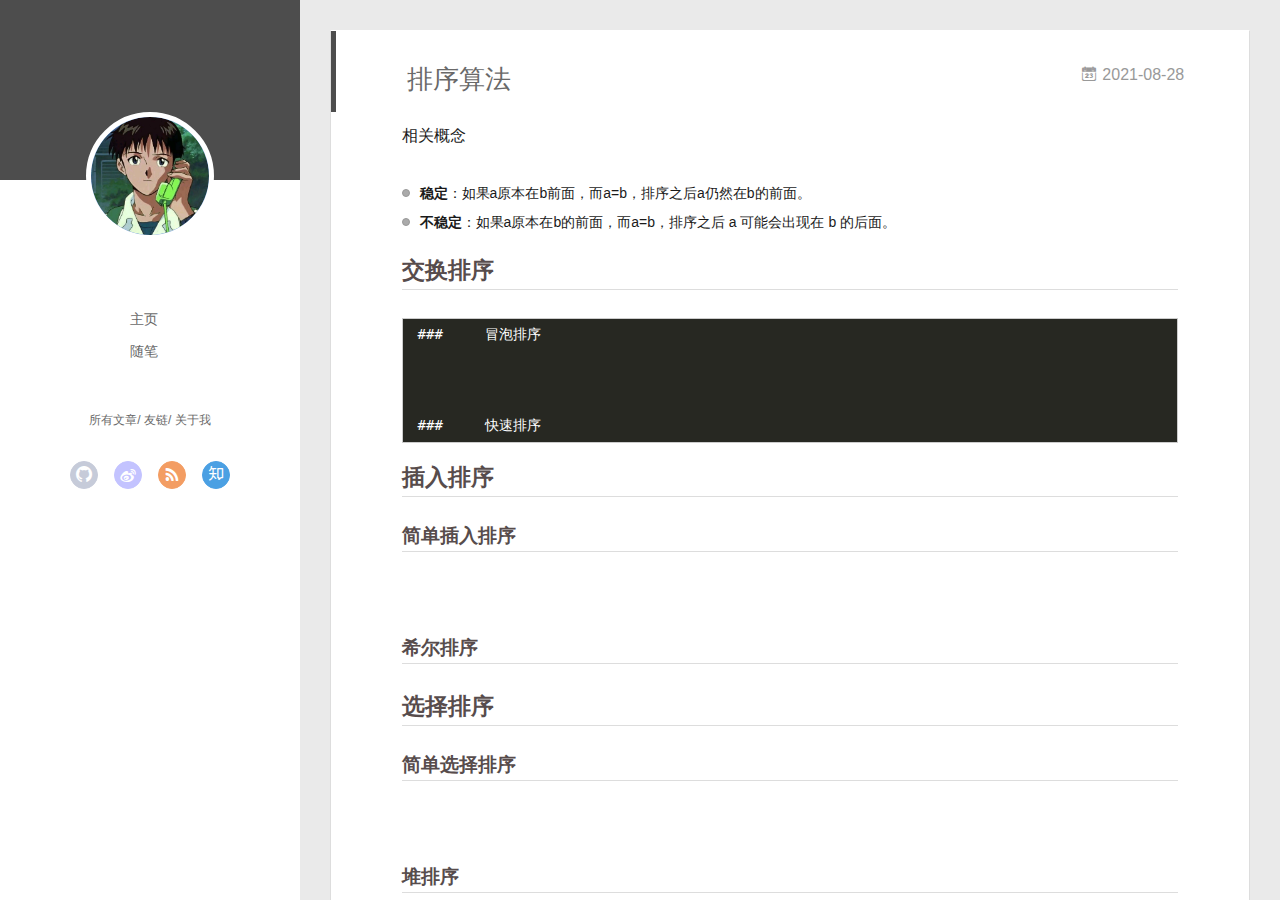
<file: index.html>
<!DOCTYPE html>
<html>
<head>
  <meta charset="utf-8">
  
  <meta name="renderer" content="webkit">
  <meta http-equiv="X-UA-Compatible" content="IE=edge" >
  <link rel="dns-prefetch" href="http://example.com">
  <title>MyFirstBlog</title>
  <meta name="viewport" content="width=device-width, initial-scale=1, maximum-scale=1">
  <meta property="og:type" content="website">
<meta property="og:title" content="MyFirstBlog">
<meta property="og:url" content="http://example.com/index.html">
<meta property="og:site_name" content="MyFirstBlog">
<meta property="og:locale" content="en_US">
<meta property="article:author" content="Jay">
<meta name="twitter:card" content="summary">
  
    <link rel="alternative" href="/atom.xml" title="MyFirstBlog" type="application/atom+xml">
  
  
    <link rel="icon" href="/favicon.png">
  
  <link rel="stylesheet" type="text/css" href="/./main.0cf68a.css">
  <style type="text/css">
  
    #container.show {
      background: linear-gradient(200deg,#a0cfe4,#e8c37e);
    }
  </style>
  

  

<meta name="generator" content="Hexo 5.4.0"></head>

<body>
  <div id="container" q-class="show:isCtnShow">
    <canvas id="anm-canvas" class="anm-canvas"></canvas>
    <div class="left-col" q-class="show:isShow">
      
<div class="overlay" style="background: #4d4d4d"></div>
<div class="intrude-less">
	<header id="header" class="inner">
		<a href="/" class="profilepic">
			<img src="/assets/img/avatar.JPG" class="js-avatar">
		</a>
		<hgroup>
		  <h1 class="header-author"><a href="/"></a></h1>
		</hgroup>
		

		<nav class="header-menu">
			<ul>
			
				<li><a href="/">主页</a></li>
	        
				<li><a href="/tags/%E9%9A%8F%E7%AC%94/">随笔</a></li>
	        
			</ul>
		</nav>
		<nav class="header-smart-menu">
    		
    			
    			<a q-on="click: openSlider(e, 'innerArchive')" href="javascript:void(0)">所有文章</a>
    			
            
    			
    			<a q-on="click: openSlider(e, 'friends')" href="javascript:void(0)">友链</a>
    			
            
    			
    			<a q-on="click: openSlider(e, 'aboutme')" href="javascript:void(0)">关于我</a>
    			
            
		</nav>
		<nav class="header-nav">
			<div class="social">
				
					<a class="github" target="_blank" href="#" title="github"><i class="icon-github"></i></a>
		        
					<a class="weibo" target="_blank" href="#" title="weibo"><i class="icon-weibo"></i></a>
		        
					<a class="rss" target="_blank" href="#" title="rss"><i class="icon-rss"></i></a>
		        
					<a class="zhihu" target="_blank" href="#" title="zhihu"><i class="icon-zhihu"></i></a>
		        
			</div>
		</nav>
	</header>		
</div>

    </div>
    <div class="mid-col" q-class="show:isShow,hide:isShow|isFalse">
      
<nav id="mobile-nav">
  	<div class="overlay js-overlay" style="background: #4d4d4d"></div>
	<div class="btnctn js-mobile-btnctn">
  		<div class="slider-trigger list" q-on="click: openSlider(e)"><i class="icon icon-sort"></i></div>
	</div>
	<div class="intrude-less">
		<header id="header" class="inner">
			<div class="profilepic">
				<img src="/assets/img/avatar.JPG" class="js-avatar">
			</div>
			<hgroup>
			  <h1 class="header-author js-header-author"></h1>
			</hgroup>
			
			
			
				
			
				
			
			
			
			<nav class="header-nav">
				<div class="social">
					
						<a class="github" target="_blank" href="#" title="github"><i class="icon-github"></i></a>
			        
						<a class="weibo" target="_blank" href="#" title="weibo"><i class="icon-weibo"></i></a>
			        
						<a class="rss" target="_blank" href="#" title="rss"><i class="icon-rss"></i></a>
			        
						<a class="zhihu" target="_blank" href="#" title="zhihu"><i class="icon-zhihu"></i></a>
			        
				</div>
			</nav>

			<nav class="header-menu js-header-menu">
				<ul style="width: 50%">
				
				
					<li style="width: 50%"><a href="/">主页</a></li>
		        
					<li style="width: 50%"><a href="/tags/%E9%9A%8F%E7%AC%94/">随笔</a></li>
		        
				</ul>
			</nav>
		</header>				
	</div>
	<div class="mobile-mask" style="display:none" q-show="isShow"></div>
</nav>

      <div id="wrapper" class="body-wrap">
        <div class="menu-l">
          <div class="canvas-wrap">
            <canvas data-colors="#eaeaea" data-sectionHeight="100" data-contentId="js-content" id="myCanvas1" class="anm-canvas"></canvas>
          </div>
          <div id="js-content" class="content-ll">
            
  
    <article id="post-排序算法" class="article article-type-post  article-index" itemscope itemprop="blogPost">
  <div class="article-inner">
    
      <header class="article-header">
        
  
    <h1 itemprop="name">
      <a class="article-title" href="/2021/08/28/%E6%8E%92%E5%BA%8F%E7%AE%97%E6%B3%95/">排序算法</a>
    </h1>
  

        
        <a href="/2021/08/28/%E6%8E%92%E5%BA%8F%E7%AE%97%E6%B3%95/" class="archive-article-date">
  	<time datetime="2021-08-28T09:11:59.000Z" itemprop="datePublished"><i class="icon-calendar icon"></i>2021-08-28</time>
</a>
        
      </header>
    
    <div class="article-entry" itemprop="articleBody">
      
        <p>相关概念</p>
<ul>
<li><strong>稳定</strong>：如果a原本在b前面，而a=b，排序之后a仍然在b的前面。</li>
<li><strong>不稳定</strong>：如果a原本在b的前面，而a=b，排序之后 a 可能会出现在 b 的后面。</li>
</ul>
<h2><span id="交换排序">交换排序</span></h2><pre><code>###     冒泡排序    



###     快速排序
</code></pre>
<h2><span id="插入排序">插入排序</span></h2><h3><span id="简单插入排序">简单插入排序</span></h3><p>​    </p>
<h3><span id="希尔排序">希尔排序</span></h3><h2><span id="选择排序">选择排序</span></h2><h3><span id="简单选择排序">简单选择排序</span></h3><p>​    </p>
<h3><span id="堆排序">堆排序</span></h3><h3><span id="归并排序">归并排序</span></h3><h3><span id="二路归并排序">二路归并排序</span></h3><p>​    </p>
<h3><span id="多路归并排序">多路归并排序</span></h3>
      

      
    </div>
    <div class="article-info article-info-index">
      
      
	<div class="article-tag tagcloud">
		<i class="icon-price-tags icon"></i>
		<ul class="article-tag-list">
			 
        		<li class="article-tag-list-item">
        			<a href="javascript:void(0)" class="js-tag article-tag-list-link color3">算法</a>
        		</li>
      		
		</ul>
	</div>

      

      
        <p class="article-more-link">
          <a class="article-more-a" href="/2021/08/28/%E6%8E%92%E5%BA%8F%E7%AE%97%E6%B3%95/">展开全文 >></a>
        </p>
      

      
      <div class="clearfix"></div>
    </div>
  </div>
</article>

<aside class="wrap-side-operation">
    <div class="mod-side-operation">
        
        <div class="jump-container" id="js-jump-container" style="display:none;">
            <a href="javascript:void(0)" class="mod-side-operation__jump-to-top">
                <i class="icon-font icon-back"></i>
            </a>
            <div id="js-jump-plan-container" class="jump-plan-container" style="top: -11px;">
                <i class="icon-font icon-plane jump-plane"></i>
            </div>
        </div>
        
        
    </div>
</aside>




  
    <article id="post-计算机网络" class="article article-type-post  article-index" itemscope itemprop="blogPost">
  <div class="article-inner">
    
      <header class="article-header">
        
  
    <h1 itemprop="name">
      <a class="article-title" href="/2021/08/28/%E8%AE%A1%E7%AE%97%E6%9C%BA%E7%BD%91%E7%BB%9C/">计算机网络</a>
    </h1>
  

        
        <a href="/2021/08/28/%E8%AE%A1%E7%AE%97%E6%9C%BA%E7%BD%91%E7%BB%9C/" class="archive-article-date">
  	<time datetime="2021-08-28T08:46:38.000Z" itemprop="datePublished"><i class="icon-calendar icon"></i>2021-08-28</time>
</a>
        
      </header>
    
    <div class="article-entry" itemprop="articleBody">
      
        
      

      
    </div>
    <div class="article-info article-info-index">
      
      
      

      
        <p class="article-more-link">
          <a class="article-more-a" href="/2021/08/28/%E8%AE%A1%E7%AE%97%E6%9C%BA%E7%BD%91%E7%BB%9C/">展开全文 >></a>
        </p>
      

      
      <div class="clearfix"></div>
    </div>
  </div>
</article>

<aside class="wrap-side-operation">
    <div class="mod-side-operation">
        
        <div class="jump-container" id="js-jump-container" style="display:none;">
            <a href="javascript:void(0)" class="mod-side-operation__jump-to-top">
                <i class="icon-font icon-back"></i>
            </a>
            <div id="js-jump-plan-container" class="jump-plan-container" style="top: -11px;">
                <i class="icon-font icon-plane jump-plane"></i>
            </div>
        </div>
        
        
    </div>
</aside>




  
    <article id="post-操作系统" class="article article-type-post  article-index" itemscope itemprop="blogPost">
  <div class="article-inner">
    
      <header class="article-header">
        
  
    <h1 itemprop="name">
      <a class="article-title" href="/2021/08/28/%E6%93%8D%E4%BD%9C%E7%B3%BB%E7%BB%9F/">操作系统</a>
    </h1>
  

        
        <a href="/2021/08/28/%E6%93%8D%E4%BD%9C%E7%B3%BB%E7%BB%9F/" class="archive-article-date">
  	<time datetime="2021-08-28T08:01:55.000Z" itemprop="datePublished"><i class="icon-calendar icon"></i>2021-08-28</time>
</a>
        
      </header>
    
    <div class="article-entry" itemprop="articleBody">
      
        
      

      
    </div>
    <div class="article-info article-info-index">
      
      
      

      
        <p class="article-more-link">
          <a class="article-more-a" href="/2021/08/28/%E6%93%8D%E4%BD%9C%E7%B3%BB%E7%BB%9F/">展开全文 >></a>
        </p>
      

      
      <div class="clearfix"></div>
    </div>
  </div>
</article>

<aside class="wrap-side-operation">
    <div class="mod-side-operation">
        
        <div class="jump-container" id="js-jump-container" style="display:none;">
            <a href="javascript:void(0)" class="mod-side-operation__jump-to-top">
                <i class="icon-font icon-back"></i>
            </a>
            <div id="js-jump-plan-container" class="jump-plan-container" style="top: -11px;">
                <i class="icon-font icon-plane jump-plane"></i>
            </div>
        </div>
        
        
    </div>
</aside>




  
    <article id="post-计算机组成原理" class="article article-type-post  article-index" itemscope itemprop="blogPost">
  <div class="article-inner">
    
      <header class="article-header">
        
  
    <h1 itemprop="name">
      <a class="article-title" href="/2021/08/28/%E8%AE%A1%E7%AE%97%E6%9C%BA%E7%BB%84%E6%88%90%E5%8E%9F%E7%90%86/">计算机组成原理</a>
    </h1>
  

        
        <a href="/2021/08/28/%E8%AE%A1%E7%AE%97%E6%9C%BA%E7%BB%84%E6%88%90%E5%8E%9F%E7%90%86/" class="archive-article-date">
  	<time datetime="2021-08-28T08:01:21.000Z" itemprop="datePublished"><i class="icon-calendar icon"></i>2021-08-28</time>
</a>
        
      </header>
    
    <div class="article-entry" itemprop="articleBody">
      
        
      

      
    </div>
    <div class="article-info article-info-index">
      
      
      

      
        <p class="article-more-link">
          <a class="article-more-a" href="/2021/08/28/%E8%AE%A1%E7%AE%97%E6%9C%BA%E7%BB%84%E6%88%90%E5%8E%9F%E7%90%86/">展开全文 >></a>
        </p>
      

      
      <div class="clearfix"></div>
    </div>
  </div>
</article>

<aside class="wrap-side-operation">
    <div class="mod-side-operation">
        
        <div class="jump-container" id="js-jump-container" style="display:none;">
            <a href="javascript:void(0)" class="mod-side-operation__jump-to-top">
                <i class="icon-font icon-back"></i>
            </a>
            <div id="js-jump-plan-container" class="jump-plan-container" style="top: -11px;">
                <i class="icon-font icon-plane jump-plane"></i>
            </div>
        </div>
        
        
    </div>
</aside>




  
    <article id="post-六大算法" class="article article-type-post  article-index" itemscope itemprop="blogPost">
  <div class="article-inner">
    
      <header class="article-header">
        
  
    <h1 itemprop="name">
      <a class="article-title" href="/2021/08/23/%E5%85%AD%E5%A4%A7%E7%AE%97%E6%B3%95/">六大算法</a>
    </h1>
  

        
        <a href="/2021/08/23/%E5%85%AD%E5%A4%A7%E7%AE%97%E6%B3%95/" class="archive-article-date">
  	<time datetime="2021-08-23T13:57:45.000Z" itemprop="datePublished"><i class="icon-calendar icon"></i>2021-08-23</time>
</a>
        
      </header>
    
    <div class="article-entry" itemprop="articleBody">
      
        <h2 id="贪心法"><a href="#贪心法" class="headerlink" title="贪心法"></a>贪心法</h2>
        
          <a class="article-more-a" href="/2021/08/23/%E5%85%AD%E5%A4%A7%E7%AE%97%E6%B3%95/#more">more >></a>
        
      

      
    </div>
    <div class="article-info article-info-index">
      
      
	<div class="article-tag tagcloud">
		<i class="icon-price-tags icon"></i>
		<ul class="article-tag-list">
			 
        		<li class="article-tag-list-item">
        			<a href="javascript:void(0)" class="js-tag article-tag-list-link color5">知识累积</a>
        		</li>
      		
		</ul>
	</div>

      

      
        <p class="article-more-link">
          <a class="article-more-a" href="/2021/08/23/%E5%85%AD%E5%A4%A7%E7%AE%97%E6%B3%95/">展开全文 >></a>
        </p>
      

      
      <div class="clearfix"></div>
    </div>
  </div>
</article>

<aside class="wrap-side-operation">
    <div class="mod-side-operation">
        
        <div class="jump-container" id="js-jump-container" style="display:none;">
            <a href="javascript:void(0)" class="mod-side-operation__jump-to-top">
                <i class="icon-font icon-back"></i>
            </a>
            <div id="js-jump-plan-container" class="jump-plan-container" style="top: -11px;">
                <i class="icon-font icon-plane jump-plane"></i>
            </div>
        </div>
        
        
    </div>
</aside>




  
    <article id="post-LeetCodeMe" class="article article-type-post  article-index" itemscope itemprop="blogPost">
  <div class="article-inner">
    
      <header class="article-header">
        
  
    <h1 itemprop="name">
      <a class="article-title" href="/2021/08/17/LeetCodeMe/">LeetCodeMe</a>
    </h1>
  

        
        <a href="/2021/08/17/LeetCodeMe/" class="archive-article-date">
  	<time datetime="2021-08-17T07:34:07.000Z" itemprop="datePublished"><i class="icon-calendar icon"></i>2021-08-17</time>
</a>
        
      </header>
    
    <div class="article-entry" itemprop="articleBody">
      
        <h2 id="LeetCode-Accumulation"><a href="#LeetCode-Accumulation" class="headerlink" title="LeetCode     Accumulation"></a>LeetCode     Accumulation</h2><h3 id="mysqrt"><a href="#mysqrt" class="headerlink" title="mysqrt"></a>mysqrt</h3><figure class="highlight java"><table><tr><td class="gutter"><pre><span class="line">1</span><br><span class="line">2</span><br><span class="line">3</span><br><span class="line">4</span><br><span class="line">5</span><br><span class="line">6</span><br><span class="line">7</span><br><span class="line">8</span><br><span class="line">9</span><br><span class="line">10</span><br><span class="line">11</span><br><span class="line">12</span><br><span class="line">13</span><br><span class="line">14</span><br><span class="line">15</span><br><span class="line">16</span><br><span class="line">17</span><br><span class="line">18</span><br><span class="line">19</span><br><span class="line">20</span><br><span class="line">21</span><br><span class="line">22</span><br><span class="line">23</span><br><span class="line">24</span><br><span class="line">25</span><br><span class="line">26</span><br><span class="line">27</span><br><span class="line">28</span><br><span class="line">29</span><br><span class="line">30</span><br><span class="line">31</span><br><span class="line">32</span><br><span class="line">33</span><br><span class="line">34</span><br><span class="line">35</span><br><span class="line">36</span><br><span class="line">37</span><br><span class="line">38</span><br><span class="line">39</span><br><span class="line">40</span><br><span class="line">41</span><br><span class="line">42</span><br><span class="line">43</span><br><span class="line">44</span><br><span class="line">45</span><br><span class="line">46</span><br><span class="line">47</span><br></pre></td><td class="code"><pre><span class="line"><span class="comment">//牛顿迭代法开根号 square root </span></span><br><span class="line"><span class="function"><span class="keyword">public</span> <span class="keyword">static</span> <span class="keyword">int</span> <span class="title">mysqrt</span><span class="params">(<span class="keyword">int</span> x)</span> </span>&#123;</span><br><span class="line">    <span class="keyword">if</span> (x &lt;= <span class="number">1</span>) &#123;</span><br><span class="line">        <span class="keyword">return</span> x;</span><br><span class="line">    &#125;</span><br><span class="line">    <span class="keyword">double</span> r = x;</span><br><span class="line">    <span class="keyword">double</span> x1;</span><br><span class="line">    <span class="keyword">do</span>&#123;</span><br><span class="line">        x1 = r;</span><br><span class="line">        r = (r + x / r) / <span class="number">2</span>;</span><br><span class="line">    &#125;<span class="keyword">while</span> (Math.abs(x1-r)&gt;<span class="number">1e-15</span>);</span><br><span class="line">    <span class="keyword">return</span> (<span class="keyword">int</span>) r;</span><br><span class="line">&#125;</span><br><span class="line"></span><br><span class="line"><span class="comment">//牛顿迭代法开三次根 cube root</span></span><br><span class="line"><span class="function"><span class="keyword">public</span> <span class="keyword">static</span> <span class="keyword">int</span> <span class="title">mycurt</span><span class="params">(<span class="keyword">int</span> x)</span> </span>&#123;</span><br><span class="line">    <span class="keyword">if</span> (x &lt;= <span class="number">1</span>) &#123;</span><br><span class="line">        <span class="keyword">return</span> x;</span><br><span class="line">    &#125;</span><br><span class="line">    <span class="keyword">double</span> r = x;</span><br><span class="line">    <span class="keyword">double</span> x1;</span><br><span class="line">    <span class="keyword">do</span>&#123;</span><br><span class="line">        x1 = r;</span><br><span class="line">        r = (<span class="number">2</span>*r + x / (r*r)) / <span class="number">3</span>;</span><br><span class="line">    &#125;<span class="keyword">while</span> (Math.abs(x1-r)&gt;<span class="number">1e-15</span>);</span><br><span class="line">    <span class="keyword">return</span> (<span class="keyword">int</span>) r;</span><br><span class="line">&#125;</span><br><span class="line"></span><br><span class="line"><span class="comment">//牛顿迭代法开n次根  n root</span></span><br><span class="line"><span class="comment">/*</span></span><br><span class="line"><span class="comment"> *由牛顿迭代法可推到出开n次方根的公式为</span></span><br><span class="line"><span class="comment"> *（n-1）*r + x/(r^(n-1)) / n</span></span><br><span class="line"><span class="comment"> *将上一次的迭代结果与这一次的相比，若差小于极小值则满足迭代结束条件。</span></span><br><span class="line"><span class="comment"> */</span></span><br><span class="line"><span class="function"><span class="keyword">public</span> <span class="keyword">static</span> <span class="keyword">double</span> <span class="title">mynrt</span><span class="params">(<span class="keyword">int</span> x,<span class="keyword">int</span> n)</span> </span>&#123;</span><br><span class="line">    <span class="keyword">if</span> (x &lt;= <span class="number">1</span>) &#123;</span><br><span class="line">        <span class="keyword">return</span> x;</span><br><span class="line">    &#125;</span><br><span class="line">    <span class="keyword">double</span> r = x;</span><br><span class="line">    <span class="keyword">double</span> x1;</span><br><span class="line">    <span class="keyword">do</span>&#123;</span><br><span class="line">        x1 = r;</span><br><span class="line">        r = ((n-<span class="number">1</span>)*r + x / Math.pow(r, n-<span class="number">1</span>)) / n;</span><br><span class="line">    &#125;<span class="keyword">while</span> (Math.abs(x1-r)&gt;<span class="number">1e-15</span>);</span><br><span class="line">    <span class="keyword">return</span> r;</span><br><span class="line">&#125;</span><br><span class="line"></span><br></pre></td></tr></table></figure>
        
          <a class="article-more-a" href="/2021/08/17/LeetCodeMe/#more">more >></a>
        
      

      
    </div>
    <div class="article-info article-info-index">
      
      
	<div class="article-tag tagcloud">
		<i class="icon-price-tags icon"></i>
		<ul class="article-tag-list">
			 
        		<li class="article-tag-list-item">
        			<a href="javascript:void(0)" class="js-tag article-tag-list-link color3">算法</a>
        		</li>
      		
		</ul>
	</div>

      

      
        <p class="article-more-link">
          <a class="article-more-a" href="/2021/08/17/LeetCodeMe/">展开全文 >></a>
        </p>
      

      
      <div class="clearfix"></div>
    </div>
  </div>
</article>

<aside class="wrap-side-operation">
    <div class="mod-side-operation">
        
        <div class="jump-container" id="js-jump-container" style="display:none;">
            <a href="javascript:void(0)" class="mod-side-operation__jump-to-top">
                <i class="icon-font icon-back"></i>
            </a>
            <div id="js-jump-plan-container" class="jump-plan-container" style="top: -11px;">
                <i class="icon-font icon-plane jump-plane"></i>
            </div>
        </div>
        
        
    </div>
</aside>




  
  


          </div>
        </div>
      </div>
      <footer id="footer">
  <div class="outer">
    <div id="footer-info">
    	<div class="footer-left">
    		&copy; 2021 Jay
    	</div>
      	<div class="footer-right">
      		<a href="http://hexo.io/" target="_blank">Hexo</a>  Theme <a href="https://github.com/litten/hexo-theme-yilia" target="_blank">Yilia</a> by Litten
      	</div>
    </div>
  </div>
</footer>
    </div>
    <script>
	var yiliaConfig = {
		mathjax: false,
		isHome: true,
		isPost: false,
		isArchive: false,
		isTag: false,
		isCategory: false,
		open_in_new: false,
		toc_hide_index: true,
		root: "/",
		innerArchive: true,
		showTags: false
	}
</script>

<script>!function(t){function n(e){if(r[e])return r[e].exports;var i=r[e]={exports:{},id:e,loaded:!1};return t[e].call(i.exports,i,i.exports,n),i.loaded=!0,i.exports}var r={};n.m=t,n.c=r,n.p="./",n(0)}([function(t,n,r){r(195),t.exports=r(191)},function(t,n,r){var e=r(3),i=r(52),o=r(27),u=r(28),c=r(53),f="prototype",a=function(t,n,r){var s,l,h,v,p=t&a.F,d=t&a.G,y=t&a.S,g=t&a.P,b=t&a.B,m=d?e:y?e[n]||(e[n]={}):(e[n]||{})[f],x=d?i:i[n]||(i[n]={}),w=x[f]||(x[f]={});d&&(r=n);for(s in r)l=!p&&m&&void 0!==m[s],h=(l?m:r)[s],v=b&&l?c(h,e):g&&"function"==typeof h?c(Function.call,h):h,m&&u(m,s,h,t&a.U),x[s]!=h&&o(x,s,v),g&&w[s]!=h&&(w[s]=h)};e.core=i,a.F=1,a.G=2,a.S=4,a.P=8,a.B=16,a.W=32,a.U=64,a.R=128,t.exports=a},function(t,n,r){var e=r(6);t.exports=function(t){if(!e(t))throw TypeError(t+" is not an object!");return t}},function(t,n){var r=t.exports="undefined"!=typeof window&&window.Math==Math?window:"undefined"!=typeof self&&self.Math==Math?self:Function("return this")();"number"==typeof __g&&(__g=r)},function(t,n){t.exports=function(t){try{return!!t()}catch(t){return!0}}},function(t,n){var r=t.exports="undefined"!=typeof window&&window.Math==Math?window:"undefined"!=typeof self&&self.Math==Math?self:Function("return this")();"number"==typeof __g&&(__g=r)},function(t,n){t.exports=function(t){return"object"==typeof t?null!==t:"function"==typeof t}},function(t,n,r){var e=r(126)("wks"),i=r(76),o=r(3).Symbol,u="function"==typeof o;(t.exports=function(t){return e[t]||(e[t]=u&&o[t]||(u?o:i)("Symbol."+t))}).store=e},function(t,n){var r={}.hasOwnProperty;t.exports=function(t,n){return r.call(t,n)}},function(t,n,r){var e=r(94),i=r(33);t.exports=function(t){return e(i(t))}},function(t,n,r){t.exports=!r(4)(function(){return 7!=Object.defineProperty({},"a",{get:function(){return 7}}).a})},function(t,n,r){var e=r(2),i=r(167),o=r(50),u=Object.defineProperty;n.f=r(10)?Object.defineProperty:function(t,n,r){if(e(t),n=o(n,!0),e(r),i)try{return u(t,n,r)}catch(t){}if("get"in r||"set"in r)throw TypeError("Accessors not supported!");return"value"in r&&(t[n]=r.value),t}},function(t,n,r){t.exports=!r(18)(function(){return 7!=Object.defineProperty({},"a",{get:function(){return 7}}).a})},function(t,n,r){var e=r(14),i=r(22);t.exports=r(12)?function(t,n,r){return e.f(t,n,i(1,r))}:function(t,n,r){return t[n]=r,t}},function(t,n,r){var e=r(20),i=r(58),o=r(42),u=Object.defineProperty;n.f=r(12)?Object.defineProperty:function(t,n,r){if(e(t),n=o(n,!0),e(r),i)try{return u(t,n,r)}catch(t){}if("get"in r||"set"in r)throw TypeError("Accessors not supported!");return"value"in r&&(t[n]=r.value),t}},function(t,n,r){var e=r(40)("wks"),i=r(23),o=r(5).Symbol,u="function"==typeof o;(t.exports=function(t){return e[t]||(e[t]=u&&o[t]||(u?o:i)("Symbol."+t))}).store=e},function(t,n,r){var e=r(67),i=Math.min;t.exports=function(t){return t>0?i(e(t),9007199254740991):0}},function(t,n,r){var e=r(46);t.exports=function(t){return Object(e(t))}},function(t,n){t.exports=function(t){try{return!!t()}catch(t){return!0}}},function(t,n,r){var e=r(63),i=r(34);t.exports=Object.keys||function(t){return e(t,i)}},function(t,n,r){var e=r(21);t.exports=function(t){if(!e(t))throw TypeError(t+" is not an object!");return t}},function(t,n){t.exports=function(t){return"object"==typeof t?null!==t:"function"==typeof t}},function(t,n){t.exports=function(t,n){return{enumerable:!(1&t),configurable:!(2&t),writable:!(4&t),value:n}}},function(t,n){var r=0,e=Math.random();t.exports=function(t){return"Symbol(".concat(void 0===t?"":t,")_",(++r+e).toString(36))}},function(t,n){var r={}.hasOwnProperty;t.exports=function(t,n){return r.call(t,n)}},function(t,n){var r=t.exports={version:"2.4.0"};"number"==typeof __e&&(__e=r)},function(t,n){t.exports=function(t){if("function"!=typeof t)throw TypeError(t+" is not a function!");return t}},function(t,n,r){var e=r(11),i=r(66);t.exports=r(10)?function(t,n,r){return e.f(t,n,i(1,r))}:function(t,n,r){return t[n]=r,t}},function(t,n,r){var e=r(3),i=r(27),o=r(24),u=r(76)("src"),c="toString",f=Function[c],a=(""+f).split(c);r(52).inspectSource=function(t){return f.call(t)},(t.exports=function(t,n,r,c){var f="function"==typeof r;f&&(o(r,"name")||i(r,"name",n)),t[n]!==r&&(f&&(o(r,u)||i(r,u,t[n]?""+t[n]:a.join(String(n)))),t===e?t[n]=r:c?t[n]?t[n]=r:i(t,n,r):(delete t[n],i(t,n,r)))})(Function.prototype,c,function(){return"function"==typeof this&&this[u]||f.call(this)})},function(t,n,r){var e=r(1),i=r(4),o=r(46),u=function(t,n,r,e){var i=String(o(t)),u="<"+n;return""!==r&&(u+=" "+r+'="'+String(e).replace(/"/g,"&quot;")+'"'),u+">"+i+"</"+n+">"};t.exports=function(t,n){var r={};r[t]=n(u),e(e.P+e.F*i(function(){var n=""[t]('"');return n!==n.toLowerCase()||n.split('"').length>3}),"String",r)}},function(t,n,r){var e=r(115),i=r(46);t.exports=function(t){return e(i(t))}},function(t,n,r){var e=r(116),i=r(66),o=r(30),u=r(50),c=r(24),f=r(167),a=Object.getOwnPropertyDescriptor;n.f=r(10)?a:function(t,n){if(t=o(t),n=u(n,!0),f)try{return a(t,n)}catch(t){}if(c(t,n))return i(!e.f.call(t,n),t[n])}},function(t,n,r){var e=r(24),i=r(17),o=r(145)("IE_PROTO"),u=Object.prototype;t.exports=Object.getPrototypeOf||function(t){return t=i(t),e(t,o)?t[o]:"function"==typeof t.constructor&&t instanceof t.constructor?t.constructor.prototype:t instanceof Object?u:null}},function(t,n){t.exports=function(t){if(void 0==t)throw TypeError("Can't call method on  "+t);return t}},function(t,n){t.exports="constructor,hasOwnProperty,isPrototypeOf,propertyIsEnumerable,toLocaleString,toString,valueOf".split(",")},function(t,n){t.exports={}},function(t,n){t.exports=!0},function(t,n){n.f={}.propertyIsEnumerable},function(t,n,r){var e=r(14).f,i=r(8),o=r(15)("toStringTag");t.exports=function(t,n,r){t&&!i(t=r?t:t.prototype,o)&&e(t,o,{configurable:!0,value:n})}},function(t,n,r){var e=r(40)("keys"),i=r(23);t.exports=function(t){return e[t]||(e[t]=i(t))}},function(t,n,r){var e=r(5),i="__core-js_shared__",o=e[i]||(e[i]={});t.exports=function(t){return o[t]||(o[t]={})}},function(t,n){var r=Math.ceil,e=Math.floor;t.exports=function(t){return isNaN(t=+t)?0:(t>0?e:r)(t)}},function(t,n,r){var e=r(21);t.exports=function(t,n){if(!e(t))return t;var r,i;if(n&&"function"==typeof(r=t.toString)&&!e(i=r.call(t)))return i;if("function"==typeof(r=t.valueOf)&&!e(i=r.call(t)))return i;if(!n&&"function"==typeof(r=t.toString)&&!e(i=r.call(t)))return i;throw TypeError("Can't convert object to primitive value")}},function(t,n,r){var e=r(5),i=r(25),o=r(36),u=r(44),c=r(14).f;t.exports=function(t){var n=i.Symbol||(i.Symbol=o?{}:e.Symbol||{});"_"==t.charAt(0)||t in n||c(n,t,{value:u.f(t)})}},function(t,n,r){n.f=r(15)},function(t,n){var r={}.toString;t.exports=function(t){return r.call(t).slice(8,-1)}},function(t,n){t.exports=function(t){if(void 0==t)throw TypeError("Can't call method on  "+t);return t}},function(t,n,r){var e=r(4);t.exports=function(t,n){return!!t&&e(function(){n?t.call(null,function(){},1):t.call(null)})}},function(t,n,r){var e=r(53),i=r(115),o=r(17),u=r(16),c=r(203);t.exports=function(t,n){var r=1==t,f=2==t,a=3==t,s=4==t,l=6==t,h=5==t||l,v=n||c;return function(n,c,p){for(var d,y,g=o(n),b=i(g),m=e(c,p,3),x=u(b.length),w=0,S=r?v(n,x):f?v(n,0):void 0;x>w;w++)if((h||w in b)&&(d=b[w],y=m(d,w,g),t))if(r)S[w]=y;else if(y)switch(t){case 3:return!0;case 5:return d;case 6:return w;case 2:S.push(d)}else if(s)return!1;return l?-1:a||s?s:S}}},function(t,n,r){var e=r(1),i=r(52),o=r(4);t.exports=function(t,n){var r=(i.Object||{})[t]||Object[t],u={};u[t]=n(r),e(e.S+e.F*o(function(){r(1)}),"Object",u)}},function(t,n,r){var e=r(6);t.exports=function(t,n){if(!e(t))return t;var r,i;if(n&&"function"==typeof(r=t.toString)&&!e(i=r.call(t)))return i;if("function"==typeof(r=t.valueOf)&&!e(i=r.call(t)))return i;if(!n&&"function"==typeof(r=t.toString)&&!e(i=r.call(t)))return i;throw TypeError("Can't convert object to primitive value")}},function(t,n,r){var e=r(5),i=r(25),o=r(91),u=r(13),c="prototype",f=function(t,n,r){var a,s,l,h=t&f.F,v=t&f.G,p=t&f.S,d=t&f.P,y=t&f.B,g=t&f.W,b=v?i:i[n]||(i[n]={}),m=b[c],x=v?e:p?e[n]:(e[n]||{})[c];v&&(r=n);for(a in r)(s=!h&&x&&void 0!==x[a])&&a in b||(l=s?x[a]:r[a],b[a]=v&&"function"!=typeof x[a]?r[a]:y&&s?o(l,e):g&&x[a]==l?function(t){var n=function(n,r,e){if(this instanceof t){switch(arguments.length){case 0:return new t;case 1:return new t(n);case 2:return new t(n,r)}return new t(n,r,e)}return t.apply(this,arguments)};return n[c]=t[c],n}(l):d&&"function"==typeof l?o(Function.call,l):l,d&&((b.virtual||(b.virtual={}))[a]=l,t&f.R&&m&&!m[a]&&u(m,a,l)))};f.F=1,f.G=2,f.S=4,f.P=8,f.B=16,f.W=32,f.U=64,f.R=128,t.exports=f},function(t,n){var r=t.exports={version:"2.4.0"};"number"==typeof __e&&(__e=r)},function(t,n,r){var e=r(26);t.exports=function(t,n,r){if(e(t),void 0===n)return t;switch(r){case 1:return function(r){return t.call(n,r)};case 2:return function(r,e){return t.call(n,r,e)};case 3:return function(r,e,i){return t.call(n,r,e,i)}}return function(){return t.apply(n,arguments)}}},function(t,n,r){var e=r(183),i=r(1),o=r(126)("metadata"),u=o.store||(o.store=new(r(186))),c=function(t,n,r){var i=u.get(t);if(!i){if(!r)return;u.set(t,i=new e)}var o=i.get(n);if(!o){if(!r)return;i.set(n,o=new e)}return o},f=function(t,n,r){var e=c(n,r,!1);return void 0!==e&&e.has(t)},a=function(t,n,r){var e=c(n,r,!1);return void 0===e?void 0:e.get(t)},s=function(t,n,r,e){c(r,e,!0).set(t,n)},l=function(t,n){var r=c(t,n,!1),e=[];return r&&r.forEach(function(t,n){e.push(n)}),e},h=function(t){return void 0===t||"symbol"==typeof t?t:String(t)},v=function(t){i(i.S,"Reflect",t)};t.exports={store:u,map:c,has:f,get:a,set:s,keys:l,key:h,exp:v}},function(t,n,r){"use strict";if(r(10)){var e=r(69),i=r(3),o=r(4),u=r(1),c=r(127),f=r(152),a=r(53),s=r(68),l=r(66),h=r(27),v=r(73),p=r(67),d=r(16),y=r(75),g=r(50),b=r(24),m=r(180),x=r(114),w=r(6),S=r(17),_=r(137),O=r(70),E=r(32),P=r(71).f,j=r(154),F=r(76),M=r(7),A=r(48),N=r(117),T=r(146),I=r(155),k=r(80),L=r(123),R=r(74),C=r(130),D=r(160),U=r(11),W=r(31),G=U.f,B=W.f,V=i.RangeError,z=i.TypeError,q=i.Uint8Array,K="ArrayBuffer",J="Shared"+K,Y="BYTES_PER_ELEMENT",H="prototype",$=Array[H],X=f.ArrayBuffer,Q=f.DataView,Z=A(0),tt=A(2),nt=A(3),rt=A(4),et=A(5),it=A(6),ot=N(!0),ut=N(!1),ct=I.values,ft=I.keys,at=I.entries,st=$.lastIndexOf,lt=$.reduce,ht=$.reduceRight,vt=$.join,pt=$.sort,dt=$.slice,yt=$.toString,gt=$.toLocaleString,bt=M("iterator"),mt=M("toStringTag"),xt=F("typed_constructor"),wt=F("def_constructor"),St=c.CONSTR,_t=c.TYPED,Ot=c.VIEW,Et="Wrong length!",Pt=A(1,function(t,n){return Tt(T(t,t[wt]),n)}),jt=o(function(){return 1===new q(new Uint16Array([1]).buffer)[0]}),Ft=!!q&&!!q[H].set&&o(function(){new q(1).set({})}),Mt=function(t,n){if(void 0===t)throw z(Et);var r=+t,e=d(t);if(n&&!m(r,e))throw V(Et);return e},At=function(t,n){var r=p(t);if(r<0||r%n)throw V("Wrong offset!");return r},Nt=function(t){if(w(t)&&_t in t)return t;throw z(t+" is not a typed array!")},Tt=function(t,n){if(!(w(t)&&xt in t))throw z("It is not a typed array constructor!");return new t(n)},It=function(t,n){return kt(T(t,t[wt]),n)},kt=function(t,n){for(var r=0,e=n.length,i=Tt(t,e);e>r;)i[r]=n[r++];return i},Lt=function(t,n,r){G(t,n,{get:function(){return this._d[r]}})},Rt=function(t){var n,r,e,i,o,u,c=S(t),f=arguments.length,s=f>1?arguments[1]:void 0,l=void 0!==s,h=j(c);if(void 0!=h&&!_(h)){for(u=h.call(c),e=[],n=0;!(o=u.next()).done;n++)e.push(o.value);c=e}for(l&&f>2&&(s=a(s,arguments[2],2)),n=0,r=d(c.length),i=Tt(this,r);r>n;n++)i[n]=l?s(c[n],n):c[n];return i},Ct=function(){for(var t=0,n=arguments.length,r=Tt(this,n);n>t;)r[t]=arguments[t++];return r},Dt=!!q&&o(function(){gt.call(new q(1))}),Ut=function(){return gt.apply(Dt?dt.call(Nt(this)):Nt(this),arguments)},Wt={copyWithin:function(t,n){return D.call(Nt(this),t,n,arguments.length>2?arguments[2]:void 0)},every:function(t){return rt(Nt(this),t,arguments.length>1?arguments[1]:void 0)},fill:function(t){return C.apply(Nt(this),arguments)},filter:function(t){return It(this,tt(Nt(this),t,arguments.length>1?arguments[1]:void 0))},find:function(t){return et(Nt(this),t,arguments.length>1?arguments[1]:void 0)},findIndex:function(t){return it(Nt(this),t,arguments.length>1?arguments[1]:void 0)},forEach:function(t){Z(Nt(this),t,arguments.length>1?arguments[1]:void 0)},indexOf:function(t){return ut(Nt(this),t,arguments.length>1?arguments[1]:void 0)},includes:function(t){return ot(Nt(this),t,arguments.length>1?arguments[1]:void 0)},join:function(t){return vt.apply(Nt(this),arguments)},lastIndexOf:function(t){return st.apply(Nt(this),arguments)},map:function(t){return Pt(Nt(this),t,arguments.length>1?arguments[1]:void 0)},reduce:function(t){return lt.apply(Nt(this),arguments)},reduceRight:function(t){return ht.apply(Nt(this),arguments)},reverse:function(){for(var t,n=this,r=Nt(n).length,e=Math.floor(r/2),i=0;i<e;)t=n[i],n[i++]=n[--r],n[r]=t;return n},some:function(t){return nt(Nt(this),t,arguments.length>1?arguments[1]:void 0)},sort:function(t){return pt.call(Nt(this),t)},subarray:function(t,n){var r=Nt(this),e=r.length,i=y(t,e);return new(T(r,r[wt]))(r.buffer,r.byteOffset+i*r.BYTES_PER_ELEMENT,d((void 0===n?e:y(n,e))-i))}},Gt=function(t,n){return It(this,dt.call(Nt(this),t,n))},Bt=function(t){Nt(this);var n=At(arguments[1],1),r=this.length,e=S(t),i=d(e.length),o=0;if(i+n>r)throw V(Et);for(;o<i;)this[n+o]=e[o++]},Vt={entries:function(){return at.call(Nt(this))},keys:function(){return ft.call(Nt(this))},values:function(){return ct.call(Nt(this))}},zt=function(t,n){return w(t)&&t[_t]&&"symbol"!=typeof n&&n in t&&String(+n)==String(n)},qt=function(t,n){return zt(t,n=g(n,!0))?l(2,t[n]):B(t,n)},Kt=function(t,n,r){return!(zt(t,n=g(n,!0))&&w(r)&&b(r,"value"))||b(r,"get")||b(r,"set")||r.configurable||b(r,"writable")&&!r.writable||b(r,"enumerable")&&!r.enumerable?G(t,n,r):(t[n]=r.value,t)};St||(W.f=qt,U.f=Kt),u(u.S+u.F*!St,"Object",{getOwnPropertyDescriptor:qt,defineProperty:Kt}),o(function(){yt.call({})})&&(yt=gt=function(){return vt.call(this)});var Jt=v({},Wt);v(Jt,Vt),h(Jt,bt,Vt.values),v(Jt,{slice:Gt,set:Bt,constructor:function(){},toString:yt,toLocaleString:Ut}),Lt(Jt,"buffer","b"),Lt(Jt,"byteOffset","o"),Lt(Jt,"byteLength","l"),Lt(Jt,"length","e"),G(Jt,mt,{get:function(){return this[_t]}}),t.exports=function(t,n,r,f){f=!!f;var a=t+(f?"Clamped":"")+"Array",l="Uint8Array"!=a,v="get"+t,p="set"+t,y=i[a],g=y||{},b=y&&E(y),m=!y||!c.ABV,S={},_=y&&y[H],j=function(t,r){var e=t._d;return e.v[v](r*n+e.o,jt)},F=function(t,r,e){var i=t._d;f&&(e=(e=Math.round(e))<0?0:e>255?255:255&e),i.v[p](r*n+i.o,e,jt)},M=function(t,n){G(t,n,{get:function(){return j(this,n)},set:function(t){return F(this,n,t)},enumerable:!0})};m?(y=r(function(t,r,e,i){s(t,y,a,"_d");var o,u,c,f,l=0,v=0;if(w(r)){if(!(r instanceof X||(f=x(r))==K||f==J))return _t in r?kt(y,r):Rt.call(y,r);o=r,v=At(e,n);var p=r.byteLength;if(void 0===i){if(p%n)throw V(Et);if((u=p-v)<0)throw V(Et)}else if((u=d(i)*n)+v>p)throw V(Et);c=u/n}else c=Mt(r,!0),u=c*n,o=new X(u);for(h(t,"_d",{b:o,o:v,l:u,e:c,v:new Q(o)});l<c;)M(t,l++)}),_=y[H]=O(Jt),h(_,"constructor",y)):L(function(t){new y(null),new y(t)},!0)||(y=r(function(t,r,e,i){s(t,y,a);var o;return w(r)?r instanceof X||(o=x(r))==K||o==J?void 0!==i?new g(r,At(e,n),i):void 0!==e?new g(r,At(e,n)):new g(r):_t in r?kt(y,r):Rt.call(y,r):new g(Mt(r,l))}),Z(b!==Function.prototype?P(g).concat(P(b)):P(g),function(t){t in y||h(y,t,g[t])}),y[H]=_,e||(_.constructor=y));var A=_[bt],N=!!A&&("values"==A.name||void 0==A.name),T=Vt.values;h(y,xt,!0),h(_,_t,a),h(_,Ot,!0),h(_,wt,y),(f?new y(1)[mt]==a:mt in _)||G(_,mt,{get:function(){return a}}),S[a]=y,u(u.G+u.W+u.F*(y!=g),S),u(u.S,a,{BYTES_PER_ELEMENT:n,from:Rt,of:Ct}),Y in _||h(_,Y,n),u(u.P,a,Wt),R(a),u(u.P+u.F*Ft,a,{set:Bt}),u(u.P+u.F*!N,a,Vt),u(u.P+u.F*(_.toString!=yt),a,{toString:yt}),u(u.P+u.F*o(function(){new y(1).slice()}),a,{slice:Gt}),u(u.P+u.F*(o(function(){return[1,2].toLocaleString()!=new y([1,2]).toLocaleString()})||!o(function(){_.toLocaleString.call([1,2])})),a,{toLocaleString:Ut}),k[a]=N?A:T,e||N||h(_,bt,T)}}else t.exports=function(){}},function(t,n){var r={}.toString;t.exports=function(t){return r.call(t).slice(8,-1)}},function(t,n,r){var e=r(21),i=r(5).document,o=e(i)&&e(i.createElement);t.exports=function(t){return o?i.createElement(t):{}}},function(t,n,r){t.exports=!r(12)&&!r(18)(function(){return 7!=Object.defineProperty(r(57)("div"),"a",{get:function(){return 7}}).a})},function(t,n,r){"use strict";var e=r(36),i=r(51),o=r(64),u=r(13),c=r(8),f=r(35),a=r(96),s=r(38),l=r(103),h=r(15)("iterator"),v=!([].keys&&"next"in[].keys()),p="keys",d="values",y=function(){return this};t.exports=function(t,n,r,g,b,m,x){a(r,n,g);var w,S,_,O=function(t){if(!v&&t in F)return F[t];switch(t){case p:case d:return function(){return new r(this,t)}}return function(){return new r(this,t)}},E=n+" Iterator",P=b==d,j=!1,F=t.prototype,M=F[h]||F["@@iterator"]||b&&F[b],A=M||O(b),N=b?P?O("entries"):A:void 0,T="Array"==n?F.entries||M:M;if(T&&(_=l(T.call(new t)))!==Object.prototype&&(s(_,E,!0),e||c(_,h)||u(_,h,y)),P&&M&&M.name!==d&&(j=!0,A=function(){return M.call(this)}),e&&!x||!v&&!j&&F[h]||u(F,h,A),f[n]=A,f[E]=y,b)if(w={values:P?A:O(d),keys:m?A:O(p),entries:N},x)for(S in w)S in F||o(F,S,w[S]);else i(i.P+i.F*(v||j),n,w);return w}},function(t,n,r){var e=r(20),i=r(100),o=r(34),u=r(39)("IE_PROTO"),c=function(){},f="prototype",a=function(){var t,n=r(57)("iframe"),e=o.length;for(n.style.display="none",r(93).appendChild(n),n.src="javascript:",t=n.contentWindow.document,t.open(),t.write("<script>document.F=Object<\/script>"),t.close(),a=t.F;e--;)delete a[f][o[e]];return a()};t.exports=Object.create||function(t,n){var r;return null!==t?(c[f]=e(t),r=new c,c[f]=null,r[u]=t):r=a(),void 0===n?r:i(r,n)}},function(t,n,r){var e=r(63),i=r(34).concat("length","prototype");n.f=Object.getOwnPropertyNames||function(t){return e(t,i)}},function(t,n){n.f=Object.getOwnPropertySymbols},function(t,n,r){var e=r(8),i=r(9),o=r(90)(!1),u=r(39)("IE_PROTO");t.exports=function(t,n){var r,c=i(t),f=0,a=[];for(r in c)r!=u&&e(c,r)&&a.push(r);for(;n.length>f;)e(c,r=n[f++])&&(~o(a,r)||a.push(r));return a}},function(t,n,r){t.exports=r(13)},function(t,n,r){var e=r(76)("meta"),i=r(6),o=r(24),u=r(11).f,c=0,f=Object.isExtensible||function(){return!0},a=!r(4)(function(){return f(Object.preventExtensions({}))}),s=function(t){u(t,e,{value:{i:"O"+ ++c,w:{}}})},l=function(t,n){if(!i(t))return"symbol"==typeof t?t:("string"==typeof t?"S":"P")+t;if(!o(t,e)){if(!f(t))return"F";if(!n)return"E";s(t)}return t[e].i},h=function(t,n){if(!o(t,e)){if(!f(t))return!0;if(!n)return!1;s(t)}return t[e].w},v=function(t){return a&&p.NEED&&f(t)&&!o(t,e)&&s(t),t},p=t.exports={KEY:e,NEED:!1,fastKey:l,getWeak:h,onFreeze:v}},function(t,n){t.exports=function(t,n){return{enumerable:!(1&t),configurable:!(2&t),writable:!(4&t),value:n}}},function(t,n){var r=Math.ceil,e=Math.floor;t.exports=function(t){return isNaN(t=+t)?0:(t>0?e:r)(t)}},function(t,n){t.exports=function(t,n,r,e){if(!(t instanceof n)||void 0!==e&&e in t)throw TypeError(r+": incorrect invocation!");return t}},function(t,n){t.exports=!1},function(t,n,r){var e=r(2),i=r(173),o=r(133),u=r(145)("IE_PROTO"),c=function(){},f="prototype",a=function(){var t,n=r(132)("iframe"),e=o.length;for(n.style.display="none",r(135).appendChild(n),n.src="javascript:",t=n.contentWindow.document,t.open(),t.write("<script>document.F=Object<\/script>"),t.close(),a=t.F;e--;)delete a[f][o[e]];return a()};t.exports=Object.create||function(t,n){var r;return null!==t?(c[f]=e(t),r=new c,c[f]=null,r[u]=t):r=a(),void 0===n?r:i(r,n)}},function(t,n,r){var e=r(175),i=r(133).concat("length","prototype");n.f=Object.getOwnPropertyNames||function(t){return e(t,i)}},function(t,n,r){var e=r(175),i=r(133);t.exports=Object.keys||function(t){return e(t,i)}},function(t,n,r){var e=r(28);t.exports=function(t,n,r){for(var i in n)e(t,i,n[i],r);return t}},function(t,n,r){"use strict";var e=r(3),i=r(11),o=r(10),u=r(7)("species");t.exports=function(t){var n=e[t];o&&n&&!n[u]&&i.f(n,u,{configurable:!0,get:function(){return this}})}},function(t,n,r){var e=r(67),i=Math.max,o=Math.min;t.exports=function(t,n){return t=e(t),t<0?i(t+n,0):o(t,n)}},function(t,n){var r=0,e=Math.random();t.exports=function(t){return"Symbol(".concat(void 0===t?"":t,")_",(++r+e).toString(36))}},function(t,n,r){var e=r(33);t.exports=function(t){return Object(e(t))}},function(t,n,r){var e=r(7)("unscopables"),i=Array.prototype;void 0==i[e]&&r(27)(i,e,{}),t.exports=function(t){i[e][t]=!0}},function(t,n,r){var e=r(53),i=r(169),o=r(137),u=r(2),c=r(16),f=r(154),a={},s={},n=t.exports=function(t,n,r,l,h){var v,p,d,y,g=h?function(){return t}:f(t),b=e(r,l,n?2:1),m=0;if("function"!=typeof g)throw TypeError(t+" is not iterable!");if(o(g)){for(v=c(t.length);v>m;m++)if((y=n?b(u(p=t[m])[0],p[1]):b(t[m]))===a||y===s)return y}else for(d=g.call(t);!(p=d.next()).done;)if((y=i(d,b,p.value,n))===a||y===s)return y};n.BREAK=a,n.RETURN=s},function(t,n){t.exports={}},function(t,n,r){var e=r(11).f,i=r(24),o=r(7)("toStringTag");t.exports=function(t,n,r){t&&!i(t=r?t:t.prototype,o)&&e(t,o,{configurable:!0,value:n})}},function(t,n,r){var e=r(1),i=r(46),o=r(4),u=r(150),c="["+u+"]",f="​",a=RegExp("^"+c+c+"*"),s=RegExp(c+c+"*$"),l=function(t,n,r){var i={},c=o(function(){return!!u[t]()||f[t]()!=f}),a=i[t]=c?n(h):u[t];r&&(i[r]=a),e(e.P+e.F*c,"String",i)},h=l.trim=function(t,n){return t=String(i(t)),1&n&&(t=t.replace(a,"")),2&n&&(t=t.replace(s,"")),t};t.exports=l},function(t,n,r){t.exports={default:r(86),__esModule:!0}},function(t,n,r){t.exports={default:r(87),__esModule:!0}},function(t,n,r){"use strict";function e(t){return t&&t.__esModule?t:{default:t}}n.__esModule=!0;var i=r(84),o=e(i),u=r(83),c=e(u),f="function"==typeof c.default&&"symbol"==typeof o.default?function(t){return typeof t}:function(t){return t&&"function"==typeof c.default&&t.constructor===c.default&&t!==c.default.prototype?"symbol":typeof t};n.default="function"==typeof c.default&&"symbol"===f(o.default)?function(t){return void 0===t?"undefined":f(t)}:function(t){return t&&"function"==typeof c.default&&t.constructor===c.default&&t!==c.default.prototype?"symbol":void 0===t?"undefined":f(t)}},function(t,n,r){r(110),r(108),r(111),r(112),t.exports=r(25).Symbol},function(t,n,r){r(109),r(113),t.exports=r(44).f("iterator")},function(t,n){t.exports=function(t){if("function"!=typeof t)throw TypeError(t+" is not a function!");return t}},function(t,n){t.exports=function(){}},function(t,n,r){var e=r(9),i=r(106),o=r(105);t.exports=function(t){return function(n,r,u){var c,f=e(n),a=i(f.length),s=o(u,a);if(t&&r!=r){for(;a>s;)if((c=f[s++])!=c)return!0}else for(;a>s;s++)if((t||s in f)&&f[s]===r)return t||s||0;return!t&&-1}}},function(t,n,r){var e=r(88);t.exports=function(t,n,r){if(e(t),void 0===n)return t;switch(r){case 1:return function(r){return t.call(n,r)};case 2:return function(r,e){return t.call(n,r,e)};case 3:return function(r,e,i){return t.call(n,r,e,i)}}return function(){return t.apply(n,arguments)}}},function(t,n,r){var e=r(19),i=r(62),o=r(37);t.exports=function(t){var n=e(t),r=i.f;if(r)for(var u,c=r(t),f=o.f,a=0;c.length>a;)f.call(t,u=c[a++])&&n.push(u);return n}},function(t,n,r){t.exports=r(5).document&&document.documentElement},function(t,n,r){var e=r(56);t.exports=Object("z").propertyIsEnumerable(0)?Object:function(t){return"String"==e(t)?t.split(""):Object(t)}},function(t,n,r){var e=r(56);t.exports=Array.isArray||function(t){return"Array"==e(t)}},function(t,n,r){"use strict";var e=r(60),i=r(22),o=r(38),u={};r(13)(u,r(15)("iterator"),function(){return this}),t.exports=function(t,n,r){t.prototype=e(u,{next:i(1,r)}),o(t,n+" Iterator")}},function(t,n){t.exports=function(t,n){return{value:n,done:!!t}}},function(t,n,r){var e=r(19),i=r(9);t.exports=function(t,n){for(var r,o=i(t),u=e(o),c=u.length,f=0;c>f;)if(o[r=u[f++]]===n)return r}},function(t,n,r){var e=r(23)("meta"),i=r(21),o=r(8),u=r(14).f,c=0,f=Object.isExtensible||function(){return!0},a=!r(18)(function(){return f(Object.preventExtensions({}))}),s=function(t){u(t,e,{value:{i:"O"+ ++c,w:{}}})},l=function(t,n){if(!i(t))return"symbol"==typeof t?t:("string"==typeof t?"S":"P")+t;if(!o(t,e)){if(!f(t))return"F";if(!n)return"E";s(t)}return t[e].i},h=function(t,n){if(!o(t,e)){if(!f(t))return!0;if(!n)return!1;s(t)}return t[e].w},v=function(t){return a&&p.NEED&&f(t)&&!o(t,e)&&s(t),t},p=t.exports={KEY:e,NEED:!1,fastKey:l,getWeak:h,onFreeze:v}},function(t,n,r){var e=r(14),i=r(20),o=r(19);t.exports=r(12)?Object.defineProperties:function(t,n){i(t);for(var r,u=o(n),c=u.length,f=0;c>f;)e.f(t,r=u[f++],n[r]);return t}},function(t,n,r){var e=r(37),i=r(22),o=r(9),u=r(42),c=r(8),f=r(58),a=Object.getOwnPropertyDescriptor;n.f=r(12)?a:function(t,n){if(t=o(t),n=u(n,!0),f)try{return a(t,n)}catch(t){}if(c(t,n))return i(!e.f.call(t,n),t[n])}},function(t,n,r){var e=r(9),i=r(61).f,o={}.toString,u="object"==typeof window&&window&&Object.getOwnPropertyNames?Object.getOwnPropertyNames(window):[],c=function(t){try{return i(t)}catch(t){return u.slice()}};t.exports.f=function(t){return u&&"[object Window]"==o.call(t)?c(t):i(e(t))}},function(t,n,r){var e=r(8),i=r(77),o=r(39)("IE_PROTO"),u=Object.prototype;t.exports=Object.getPrototypeOf||function(t){return t=i(t),e(t,o)?t[o]:"function"==typeof t.constructor&&t instanceof t.constructor?t.constructor.prototype:t instanceof Object?u:null}},function(t,n,r){var e=r(41),i=r(33);t.exports=function(t){return function(n,r){var o,u,c=String(i(n)),f=e(r),a=c.length;return f<0||f>=a?t?"":void 0:(o=c.charCodeAt(f),o<55296||o>56319||f+1===a||(u=c.charCodeAt(f+1))<56320||u>57343?t?c.charAt(f):o:t?c.slice(f,f+2):u-56320+(o-55296<<10)+65536)}}},function(t,n,r){var e=r(41),i=Math.max,o=Math.min;t.exports=function(t,n){return t=e(t),t<0?i(t+n,0):o(t,n)}},function(t,n,r){var e=r(41),i=Math.min;t.exports=function(t){return t>0?i(e(t),9007199254740991):0}},function(t,n,r){"use strict";var e=r(89),i=r(97),o=r(35),u=r(9);t.exports=r(59)(Array,"Array",function(t,n){this._t=u(t),this._i=0,this._k=n},function(){var t=this._t,n=this._k,r=this._i++;return!t||r>=t.length?(this._t=void 0,i(1)):"keys"==n?i(0,r):"values"==n?i(0,t[r]):i(0,[r,t[r]])},"values"),o.Arguments=o.Array,e("keys"),e("values"),e("entries")},function(t,n){},function(t,n,r){"use strict";var e=r(104)(!0);r(59)(String,"String",function(t){this._t=String(t),this._i=0},function(){var t,n=this._t,r=this._i;return r>=n.length?{value:void 0,done:!0}:(t=e(n,r),this._i+=t.length,{value:t,done:!1})})},function(t,n,r){"use strict";var e=r(5),i=r(8),o=r(12),u=r(51),c=r(64),f=r(99).KEY,a=r(18),s=r(40),l=r(38),h=r(23),v=r(15),p=r(44),d=r(43),y=r(98),g=r(92),b=r(95),m=r(20),x=r(9),w=r(42),S=r(22),_=r(60),O=r(102),E=r(101),P=r(14),j=r(19),F=E.f,M=P.f,A=O.f,N=e.Symbol,T=e.JSON,I=T&&T.stringify,k="prototype",L=v("_hidden"),R=v("toPrimitive"),C={}.propertyIsEnumerable,D=s("symbol-registry"),U=s("symbols"),W=s("op-symbols"),G=Object[k],B="function"==typeof N,V=e.QObject,z=!V||!V[k]||!V[k].findChild,q=o&&a(function(){return 7!=_(M({},"a",{get:function(){return M(this,"a",{value:7}).a}})).a})?function(t,n,r){var e=F(G,n);e&&delete G[n],M(t,n,r),e&&t!==G&&M(G,n,e)}:M,K=function(t){var n=U[t]=_(N[k]);return n._k=t,n},J=B&&"symbol"==typeof N.iterator?function(t){return"symbol"==typeof t}:function(t){return t instanceof N},Y=function(t,n,r){return t===G&&Y(W,n,r),m(t),n=w(n,!0),m(r),i(U,n)?(r.enumerable?(i(t,L)&&t[L][n]&&(t[L][n]=!1),r=_(r,{enumerable:S(0,!1)})):(i(t,L)||M(t,L,S(1,{})),t[L][n]=!0),q(t,n,r)):M(t,n,r)},H=function(t,n){m(t);for(var r,e=g(n=x(n)),i=0,o=e.length;o>i;)Y(t,r=e[i++],n[r]);return t},$=function(t,n){return void 0===n?_(t):H(_(t),n)},X=function(t){var n=C.call(this,t=w(t,!0));return!(this===G&&i(U,t)&&!i(W,t))&&(!(n||!i(this,t)||!i(U,t)||i(this,L)&&this[L][t])||n)},Q=function(t,n){if(t=x(t),n=w(n,!0),t!==G||!i(U,n)||i(W,n)){var r=F(t,n);return!r||!i(U,n)||i(t,L)&&t[L][n]||(r.enumerable=!0),r}},Z=function(t){for(var n,r=A(x(t)),e=[],o=0;r.length>o;)i(U,n=r[o++])||n==L||n==f||e.push(n);return e},tt=function(t){for(var n,r=t===G,e=A(r?W:x(t)),o=[],u=0;e.length>u;)!i(U,n=e[u++])||r&&!i(G,n)||o.push(U[n]);return o};B||(N=function(){if(this instanceof N)throw TypeError("Symbol is not a constructor!");var t=h(arguments.length>0?arguments[0]:void 0),n=function(r){this===G&&n.call(W,r),i(this,L)&&i(this[L],t)&&(this[L][t]=!1),q(this,t,S(1,r))};return o&&z&&q(G,t,{configurable:!0,set:n}),K(t)},c(N[k],"toString",function(){return this._k}),E.f=Q,P.f=Y,r(61).f=O.f=Z,r(37).f=X,r(62).f=tt,o&&!r(36)&&c(G,"propertyIsEnumerable",X,!0),p.f=function(t){return K(v(t))}),u(u.G+u.W+u.F*!B,{Symbol:N});for(var nt="hasInstance,isConcatSpreadable,iterator,match,replace,search,species,split,toPrimitive,toStringTag,unscopables".split(","),rt=0;nt.length>rt;)v(nt[rt++]);for(var nt=j(v.store),rt=0;nt.length>rt;)d(nt[rt++]);u(u.S+u.F*!B,"Symbol",{for:function(t){return i(D,t+="")?D[t]:D[t]=N(t)},keyFor:function(t){if(J(t))return y(D,t);throw TypeError(t+" is not a symbol!")},useSetter:function(){z=!0},useSimple:function(){z=!1}}),u(u.S+u.F*!B,"Object",{create:$,defineProperty:Y,defineProperties:H,getOwnPropertyDescriptor:Q,getOwnPropertyNames:Z,getOwnPropertySymbols:tt}),T&&u(u.S+u.F*(!B||a(function(){var t=N();return"[null]"!=I([t])||"{}"!=I({a:t})||"{}"!=I(Object(t))})),"JSON",{stringify:function(t){if(void 0!==t&&!J(t)){for(var n,r,e=[t],i=1;arguments.length>i;)e.push(arguments[i++]);return n=e[1],"function"==typeof n&&(r=n),!r&&b(n)||(n=function(t,n){if(r&&(n=r.call(this,t,n)),!J(n))return n}),e[1]=n,I.apply(T,e)}}}),N[k][R]||r(13)(N[k],R,N[k].valueOf),l(N,"Symbol"),l(Math,"Math",!0),l(e.JSON,"JSON",!0)},function(t,n,r){r(43)("asyncIterator")},function(t,n,r){r(43)("observable")},function(t,n,r){r(107);for(var e=r(5),i=r(13),o=r(35),u=r(15)("toStringTag"),c=["NodeList","DOMTokenList","MediaList","StyleSheetList","CSSRuleList"],f=0;f<5;f++){var a=c[f],s=e[a],l=s&&s.prototype;l&&!l[u]&&i(l,u,a),o[a]=o.Array}},function(t,n,r){var e=r(45),i=r(7)("toStringTag"),o="Arguments"==e(function(){return arguments}()),u=function(t,n){try{return t[n]}catch(t){}};t.exports=function(t){var n,r,c;return void 0===t?"Undefined":null===t?"Null":"string"==typeof(r=u(n=Object(t),i))?r:o?e(n):"Object"==(c=e(n))&&"function"==typeof n.callee?"Arguments":c}},function(t,n,r){var e=r(45);t.exports=Object("z").propertyIsEnumerable(0)?Object:function(t){return"String"==e(t)?t.split(""):Object(t)}},function(t,n){n.f={}.propertyIsEnumerable},function(t,n,r){var e=r(30),i=r(16),o=r(75);t.exports=function(t){return function(n,r,u){var c,f=e(n),a=i(f.length),s=o(u,a);if(t&&r!=r){for(;a>s;)if((c=f[s++])!=c)return!0}else for(;a>s;s++)if((t||s in f)&&f[s]===r)return t||s||0;return!t&&-1}}},function(t,n,r){"use strict";var e=r(3),i=r(1),o=r(28),u=r(73),c=r(65),f=r(79),a=r(68),s=r(6),l=r(4),h=r(123),v=r(81),p=r(136);t.exports=function(t,n,r,d,y,g){var b=e[t],m=b,x=y?"set":"add",w=m&&m.prototype,S={},_=function(t){var n=w[t];o(w,t,"delete"==t?function(t){return!(g&&!s(t))&&n.call(this,0===t?0:t)}:"has"==t?function(t){return!(g&&!s(t))&&n.call(this,0===t?0:t)}:"get"==t?function(t){return g&&!s(t)?void 0:n.call(this,0===t?0:t)}:"add"==t?function(t){return n.call(this,0===t?0:t),this}:function(t,r){return n.call(this,0===t?0:t,r),this})};if("function"==typeof m&&(g||w.forEach&&!l(function(){(new m).entries().next()}))){var O=new m,E=O[x](g?{}:-0,1)!=O,P=l(function(){O.has(1)}),j=h(function(t){new m(t)}),F=!g&&l(function(){for(var t=new m,n=5;n--;)t[x](n,n);return!t.has(-0)});j||(m=n(function(n,r){a(n,m,t);var e=p(new b,n,m);return void 0!=r&&f(r,y,e[x],e),e}),m.prototype=w,w.constructor=m),(P||F)&&(_("delete"),_("has"),y&&_("get")),(F||E)&&_(x),g&&w.clear&&delete w.clear}else m=d.getConstructor(n,t,y,x),u(m.prototype,r),c.NEED=!0;return v(m,t),S[t]=m,i(i.G+i.W+i.F*(m!=b),S),g||d.setStrong(m,t,y),m}},function(t,n,r){"use strict";var e=r(27),i=r(28),o=r(4),u=r(46),c=r(7);t.exports=function(t,n,r){var f=c(t),a=r(u,f,""[t]),s=a[0],l=a[1];o(function(){var n={};return n[f]=function(){return 7},7!=""[t](n)})&&(i(String.prototype,t,s),e(RegExp.prototype,f,2==n?function(t,n){return l.call(t,this,n)}:function(t){return l.call(t,this)}))}
},function(t,n,r){"use strict";var e=r(2);t.exports=function(){var t=e(this),n="";return t.global&&(n+="g"),t.ignoreCase&&(n+="i"),t.multiline&&(n+="m"),t.unicode&&(n+="u"),t.sticky&&(n+="y"),n}},function(t,n){t.exports=function(t,n,r){var e=void 0===r;switch(n.length){case 0:return e?t():t.call(r);case 1:return e?t(n[0]):t.call(r,n[0]);case 2:return e?t(n[0],n[1]):t.call(r,n[0],n[1]);case 3:return e?t(n[0],n[1],n[2]):t.call(r,n[0],n[1],n[2]);case 4:return e?t(n[0],n[1],n[2],n[3]):t.call(r,n[0],n[1],n[2],n[3])}return t.apply(r,n)}},function(t,n,r){var e=r(6),i=r(45),o=r(7)("match");t.exports=function(t){var n;return e(t)&&(void 0!==(n=t[o])?!!n:"RegExp"==i(t))}},function(t,n,r){var e=r(7)("iterator"),i=!1;try{var o=[7][e]();o.return=function(){i=!0},Array.from(o,function(){throw 2})}catch(t){}t.exports=function(t,n){if(!n&&!i)return!1;var r=!1;try{var o=[7],u=o[e]();u.next=function(){return{done:r=!0}},o[e]=function(){return u},t(o)}catch(t){}return r}},function(t,n,r){t.exports=r(69)||!r(4)(function(){var t=Math.random();__defineSetter__.call(null,t,function(){}),delete r(3)[t]})},function(t,n){n.f=Object.getOwnPropertySymbols},function(t,n,r){var e=r(3),i="__core-js_shared__",o=e[i]||(e[i]={});t.exports=function(t){return o[t]||(o[t]={})}},function(t,n,r){for(var e,i=r(3),o=r(27),u=r(76),c=u("typed_array"),f=u("view"),a=!(!i.ArrayBuffer||!i.DataView),s=a,l=0,h="Int8Array,Uint8Array,Uint8ClampedArray,Int16Array,Uint16Array,Int32Array,Uint32Array,Float32Array,Float64Array".split(",");l<9;)(e=i[h[l++]])?(o(e.prototype,c,!0),o(e.prototype,f,!0)):s=!1;t.exports={ABV:a,CONSTR:s,TYPED:c,VIEW:f}},function(t,n){"use strict";var r={versions:function(){var t=window.navigator.userAgent;return{trident:t.indexOf("Trident")>-1,presto:t.indexOf("Presto")>-1,webKit:t.indexOf("AppleWebKit")>-1,gecko:t.indexOf("Gecko")>-1&&-1==t.indexOf("KHTML"),mobile:!!t.match(/AppleWebKit.*Mobile.*/),ios:!!t.match(/\(i[^;]+;( U;)? CPU.+Mac OS X/),android:t.indexOf("Android")>-1||t.indexOf("Linux")>-1,iPhone:t.indexOf("iPhone")>-1||t.indexOf("Mac")>-1,iPad:t.indexOf("iPad")>-1,webApp:-1==t.indexOf("Safari"),weixin:-1==t.indexOf("MicroMessenger")}}()};t.exports=r},function(t,n,r){"use strict";var e=r(85),i=function(t){return t&&t.__esModule?t:{default:t}}(e),o=function(){function t(t,n,e){return n||e?String.fromCharCode(n||e):r[t]||t}function n(t){return e[t]}var r={"&quot;":'"',"&lt;":"<","&gt;":">","&amp;":"&","&nbsp;":" "},e={};for(var u in r)e[r[u]]=u;return r["&apos;"]="'",e["'"]="&#39;",{encode:function(t){return t?(""+t).replace(/['<> "&]/g,n).replace(/\r?\n/g,"<br/>").replace(/\s/g,"&nbsp;"):""},decode:function(n){return n?(""+n).replace(/<br\s*\/?>/gi,"\n").replace(/&quot;|&lt;|&gt;|&amp;|&nbsp;|&apos;|&#(\d+);|&#(\d+)/g,t).replace(/\u00a0/g," "):""},encodeBase16:function(t){if(!t)return t;t+="";for(var n=[],r=0,e=t.length;e>r;r++)n.push(t.charCodeAt(r).toString(16).toUpperCase());return n.join("")},encodeBase16forJSON:function(t){if(!t)return t;t=t.replace(/[\u4E00-\u9FBF]/gi,function(t){return escape(t).replace("%u","\\u")});for(var n=[],r=0,e=t.length;e>r;r++)n.push(t.charCodeAt(r).toString(16).toUpperCase());return n.join("")},decodeBase16:function(t){if(!t)return t;t+="";for(var n=[],r=0,e=t.length;e>r;r+=2)n.push(String.fromCharCode("0x"+t.slice(r,r+2)));return n.join("")},encodeObject:function(t){if(t instanceof Array)for(var n=0,r=t.length;r>n;n++)t[n]=o.encodeObject(t[n]);else if("object"==(void 0===t?"undefined":(0,i.default)(t)))for(var e in t)t[e]=o.encodeObject(t[e]);else if("string"==typeof t)return o.encode(t);return t},loadScript:function(t){var n=document.createElement("script");document.getElementsByTagName("body")[0].appendChild(n),n.setAttribute("src",t)},addLoadEvent:function(t){var n=window.onload;"function"!=typeof window.onload?window.onload=t:window.onload=function(){n(),t()}}}}();t.exports=o},function(t,n,r){"use strict";var e=r(17),i=r(75),o=r(16);t.exports=function(t){for(var n=e(this),r=o(n.length),u=arguments.length,c=i(u>1?arguments[1]:void 0,r),f=u>2?arguments[2]:void 0,a=void 0===f?r:i(f,r);a>c;)n[c++]=t;return n}},function(t,n,r){"use strict";var e=r(11),i=r(66);t.exports=function(t,n,r){n in t?e.f(t,n,i(0,r)):t[n]=r}},function(t,n,r){var e=r(6),i=r(3).document,o=e(i)&&e(i.createElement);t.exports=function(t){return o?i.createElement(t):{}}},function(t,n){t.exports="constructor,hasOwnProperty,isPrototypeOf,propertyIsEnumerable,toLocaleString,toString,valueOf".split(",")},function(t,n,r){var e=r(7)("match");t.exports=function(t){var n=/./;try{"/./"[t](n)}catch(r){try{return n[e]=!1,!"/./"[t](n)}catch(t){}}return!0}},function(t,n,r){t.exports=r(3).document&&document.documentElement},function(t,n,r){var e=r(6),i=r(144).set;t.exports=function(t,n,r){var o,u=n.constructor;return u!==r&&"function"==typeof u&&(o=u.prototype)!==r.prototype&&e(o)&&i&&i(t,o),t}},function(t,n,r){var e=r(80),i=r(7)("iterator"),o=Array.prototype;t.exports=function(t){return void 0!==t&&(e.Array===t||o[i]===t)}},function(t,n,r){var e=r(45);t.exports=Array.isArray||function(t){return"Array"==e(t)}},function(t,n,r){"use strict";var e=r(70),i=r(66),o=r(81),u={};r(27)(u,r(7)("iterator"),function(){return this}),t.exports=function(t,n,r){t.prototype=e(u,{next:i(1,r)}),o(t,n+" Iterator")}},function(t,n,r){"use strict";var e=r(69),i=r(1),o=r(28),u=r(27),c=r(24),f=r(80),a=r(139),s=r(81),l=r(32),h=r(7)("iterator"),v=!([].keys&&"next"in[].keys()),p="keys",d="values",y=function(){return this};t.exports=function(t,n,r,g,b,m,x){a(r,n,g);var w,S,_,O=function(t){if(!v&&t in F)return F[t];switch(t){case p:case d:return function(){return new r(this,t)}}return function(){return new r(this,t)}},E=n+" Iterator",P=b==d,j=!1,F=t.prototype,M=F[h]||F["@@iterator"]||b&&F[b],A=M||O(b),N=b?P?O("entries"):A:void 0,T="Array"==n?F.entries||M:M;if(T&&(_=l(T.call(new t)))!==Object.prototype&&(s(_,E,!0),e||c(_,h)||u(_,h,y)),P&&M&&M.name!==d&&(j=!0,A=function(){return M.call(this)}),e&&!x||!v&&!j&&F[h]||u(F,h,A),f[n]=A,f[E]=y,b)if(w={values:P?A:O(d),keys:m?A:O(p),entries:N},x)for(S in w)S in F||o(F,S,w[S]);else i(i.P+i.F*(v||j),n,w);return w}},function(t,n){var r=Math.expm1;t.exports=!r||r(10)>22025.465794806718||r(10)<22025.465794806718||-2e-17!=r(-2e-17)?function(t){return 0==(t=+t)?t:t>-1e-6&&t<1e-6?t+t*t/2:Math.exp(t)-1}:r},function(t,n){t.exports=Math.sign||function(t){return 0==(t=+t)||t!=t?t:t<0?-1:1}},function(t,n,r){var e=r(3),i=r(151).set,o=e.MutationObserver||e.WebKitMutationObserver,u=e.process,c=e.Promise,f="process"==r(45)(u);t.exports=function(){var t,n,r,a=function(){var e,i;for(f&&(e=u.domain)&&e.exit();t;){i=t.fn,t=t.next;try{i()}catch(e){throw t?r():n=void 0,e}}n=void 0,e&&e.enter()};if(f)r=function(){u.nextTick(a)};else if(o){var s=!0,l=document.createTextNode("");new o(a).observe(l,{characterData:!0}),r=function(){l.data=s=!s}}else if(c&&c.resolve){var h=c.resolve();r=function(){h.then(a)}}else r=function(){i.call(e,a)};return function(e){var i={fn:e,next:void 0};n&&(n.next=i),t||(t=i,r()),n=i}}},function(t,n,r){var e=r(6),i=r(2),o=function(t,n){if(i(t),!e(n)&&null!==n)throw TypeError(n+": can't set as prototype!")};t.exports={set:Object.setPrototypeOf||("__proto__"in{}?function(t,n,e){try{e=r(53)(Function.call,r(31).f(Object.prototype,"__proto__").set,2),e(t,[]),n=!(t instanceof Array)}catch(t){n=!0}return function(t,r){return o(t,r),n?t.__proto__=r:e(t,r),t}}({},!1):void 0),check:o}},function(t,n,r){var e=r(126)("keys"),i=r(76);t.exports=function(t){return e[t]||(e[t]=i(t))}},function(t,n,r){var e=r(2),i=r(26),o=r(7)("species");t.exports=function(t,n){var r,u=e(t).constructor;return void 0===u||void 0==(r=e(u)[o])?n:i(r)}},function(t,n,r){var e=r(67),i=r(46);t.exports=function(t){return function(n,r){var o,u,c=String(i(n)),f=e(r),a=c.length;return f<0||f>=a?t?"":void 0:(o=c.charCodeAt(f),o<55296||o>56319||f+1===a||(u=c.charCodeAt(f+1))<56320||u>57343?t?c.charAt(f):o:t?c.slice(f,f+2):u-56320+(o-55296<<10)+65536)}}},function(t,n,r){var e=r(122),i=r(46);t.exports=function(t,n,r){if(e(n))throw TypeError("String#"+r+" doesn't accept regex!");return String(i(t))}},function(t,n,r){"use strict";var e=r(67),i=r(46);t.exports=function(t){var n=String(i(this)),r="",o=e(t);if(o<0||o==1/0)throw RangeError("Count can't be negative");for(;o>0;(o>>>=1)&&(n+=n))1&o&&(r+=n);return r}},function(t,n){t.exports="\t\n\v\f\r   ᠎             　\u2028\u2029\ufeff"},function(t,n,r){var e,i,o,u=r(53),c=r(121),f=r(135),a=r(132),s=r(3),l=s.process,h=s.setImmediate,v=s.clearImmediate,p=s.MessageChannel,d=0,y={},g="onreadystatechange",b=function(){var t=+this;if(y.hasOwnProperty(t)){var n=y[t];delete y[t],n()}},m=function(t){b.call(t.data)};h&&v||(h=function(t){for(var n=[],r=1;arguments.length>r;)n.push(arguments[r++]);return y[++d]=function(){c("function"==typeof t?t:Function(t),n)},e(d),d},v=function(t){delete y[t]},"process"==r(45)(l)?e=function(t){l.nextTick(u(b,t,1))}:p?(i=new p,o=i.port2,i.port1.onmessage=m,e=u(o.postMessage,o,1)):s.addEventListener&&"function"==typeof postMessage&&!s.importScripts?(e=function(t){s.postMessage(t+"","*")},s.addEventListener("message",m,!1)):e=g in a("script")?function(t){f.appendChild(a("script"))[g]=function(){f.removeChild(this),b.call(t)}}:function(t){setTimeout(u(b,t,1),0)}),t.exports={set:h,clear:v}},function(t,n,r){"use strict";var e=r(3),i=r(10),o=r(69),u=r(127),c=r(27),f=r(73),a=r(4),s=r(68),l=r(67),h=r(16),v=r(71).f,p=r(11).f,d=r(130),y=r(81),g="ArrayBuffer",b="DataView",m="prototype",x="Wrong length!",w="Wrong index!",S=e[g],_=e[b],O=e.Math,E=e.RangeError,P=e.Infinity,j=S,F=O.abs,M=O.pow,A=O.floor,N=O.log,T=O.LN2,I="buffer",k="byteLength",L="byteOffset",R=i?"_b":I,C=i?"_l":k,D=i?"_o":L,U=function(t,n,r){var e,i,o,u=Array(r),c=8*r-n-1,f=(1<<c)-1,a=f>>1,s=23===n?M(2,-24)-M(2,-77):0,l=0,h=t<0||0===t&&1/t<0?1:0;for(t=F(t),t!=t||t===P?(i=t!=t?1:0,e=f):(e=A(N(t)/T),t*(o=M(2,-e))<1&&(e--,o*=2),t+=e+a>=1?s/o:s*M(2,1-a),t*o>=2&&(e++,o/=2),e+a>=f?(i=0,e=f):e+a>=1?(i=(t*o-1)*M(2,n),e+=a):(i=t*M(2,a-1)*M(2,n),e=0));n>=8;u[l++]=255&i,i/=256,n-=8);for(e=e<<n|i,c+=n;c>0;u[l++]=255&e,e/=256,c-=8);return u[--l]|=128*h,u},W=function(t,n,r){var e,i=8*r-n-1,o=(1<<i)-1,u=o>>1,c=i-7,f=r-1,a=t[f--],s=127&a;for(a>>=7;c>0;s=256*s+t[f],f--,c-=8);for(e=s&(1<<-c)-1,s>>=-c,c+=n;c>0;e=256*e+t[f],f--,c-=8);if(0===s)s=1-u;else{if(s===o)return e?NaN:a?-P:P;e+=M(2,n),s-=u}return(a?-1:1)*e*M(2,s-n)},G=function(t){return t[3]<<24|t[2]<<16|t[1]<<8|t[0]},B=function(t){return[255&t]},V=function(t){return[255&t,t>>8&255]},z=function(t){return[255&t,t>>8&255,t>>16&255,t>>24&255]},q=function(t){return U(t,52,8)},K=function(t){return U(t,23,4)},J=function(t,n,r){p(t[m],n,{get:function(){return this[r]}})},Y=function(t,n,r,e){var i=+r,o=l(i);if(i!=o||o<0||o+n>t[C])throw E(w);var u=t[R]._b,c=o+t[D],f=u.slice(c,c+n);return e?f:f.reverse()},H=function(t,n,r,e,i,o){var u=+r,c=l(u);if(u!=c||c<0||c+n>t[C])throw E(w);for(var f=t[R]._b,a=c+t[D],s=e(+i),h=0;h<n;h++)f[a+h]=s[o?h:n-h-1]},$=function(t,n){s(t,S,g);var r=+n,e=h(r);if(r!=e)throw E(x);return e};if(u.ABV){if(!a(function(){new S})||!a(function(){new S(.5)})){S=function(t){return new j($(this,t))};for(var X,Q=S[m]=j[m],Z=v(j),tt=0;Z.length>tt;)(X=Z[tt++])in S||c(S,X,j[X]);o||(Q.constructor=S)}var nt=new _(new S(2)),rt=_[m].setInt8;nt.setInt8(0,2147483648),nt.setInt8(1,2147483649),!nt.getInt8(0)&&nt.getInt8(1)||f(_[m],{setInt8:function(t,n){rt.call(this,t,n<<24>>24)},setUint8:function(t,n){rt.call(this,t,n<<24>>24)}},!0)}else S=function(t){var n=$(this,t);this._b=d.call(Array(n),0),this[C]=n},_=function(t,n,r){s(this,_,b),s(t,S,b);var e=t[C],i=l(n);if(i<0||i>e)throw E("Wrong offset!");if(r=void 0===r?e-i:h(r),i+r>e)throw E(x);this[R]=t,this[D]=i,this[C]=r},i&&(J(S,k,"_l"),J(_,I,"_b"),J(_,k,"_l"),J(_,L,"_o")),f(_[m],{getInt8:function(t){return Y(this,1,t)[0]<<24>>24},getUint8:function(t){return Y(this,1,t)[0]},getInt16:function(t){var n=Y(this,2,t,arguments[1]);return(n[1]<<8|n[0])<<16>>16},getUint16:function(t){var n=Y(this,2,t,arguments[1]);return n[1]<<8|n[0]},getInt32:function(t){return G(Y(this,4,t,arguments[1]))},getUint32:function(t){return G(Y(this,4,t,arguments[1]))>>>0},getFloat32:function(t){return W(Y(this,4,t,arguments[1]),23,4)},getFloat64:function(t){return W(Y(this,8,t,arguments[1]),52,8)},setInt8:function(t,n){H(this,1,t,B,n)},setUint8:function(t,n){H(this,1,t,B,n)},setInt16:function(t,n){H(this,2,t,V,n,arguments[2])},setUint16:function(t,n){H(this,2,t,V,n,arguments[2])},setInt32:function(t,n){H(this,4,t,z,n,arguments[2])},setUint32:function(t,n){H(this,4,t,z,n,arguments[2])},setFloat32:function(t,n){H(this,4,t,K,n,arguments[2])},setFloat64:function(t,n){H(this,8,t,q,n,arguments[2])}});y(S,g),y(_,b),c(_[m],u.VIEW,!0),n[g]=S,n[b]=_},function(t,n,r){var e=r(3),i=r(52),o=r(69),u=r(182),c=r(11).f;t.exports=function(t){var n=i.Symbol||(i.Symbol=o?{}:e.Symbol||{});"_"==t.charAt(0)||t in n||c(n,t,{value:u.f(t)})}},function(t,n,r){var e=r(114),i=r(7)("iterator"),o=r(80);t.exports=r(52).getIteratorMethod=function(t){if(void 0!=t)return t[i]||t["@@iterator"]||o[e(t)]}},function(t,n,r){"use strict";var e=r(78),i=r(170),o=r(80),u=r(30);t.exports=r(140)(Array,"Array",function(t,n){this._t=u(t),this._i=0,this._k=n},function(){var t=this._t,n=this._k,r=this._i++;return!t||r>=t.length?(this._t=void 0,i(1)):"keys"==n?i(0,r):"values"==n?i(0,t[r]):i(0,[r,t[r]])},"values"),o.Arguments=o.Array,e("keys"),e("values"),e("entries")},function(t,n){function r(t,n){t.classList?t.classList.add(n):t.className+=" "+n}t.exports=r},function(t,n){function r(t,n){if(t.classList)t.classList.remove(n);else{var r=new RegExp("(^|\\b)"+n.split(" ").join("|")+"(\\b|$)","gi");t.className=t.className.replace(r," ")}}t.exports=r},function(t,n){function r(){throw new Error("setTimeout has not been defined")}function e(){throw new Error("clearTimeout has not been defined")}function i(t){if(s===setTimeout)return setTimeout(t,0);if((s===r||!s)&&setTimeout)return s=setTimeout,setTimeout(t,0);try{return s(t,0)}catch(n){try{return s.call(null,t,0)}catch(n){return s.call(this,t,0)}}}function o(t){if(l===clearTimeout)return clearTimeout(t);if((l===e||!l)&&clearTimeout)return l=clearTimeout,clearTimeout(t);try{return l(t)}catch(n){try{return l.call(null,t)}catch(n){return l.call(this,t)}}}function u(){d&&v&&(d=!1,v.length?p=v.concat(p):y=-1,p.length&&c())}function c(){if(!d){var t=i(u);d=!0;for(var n=p.length;n;){for(v=p,p=[];++y<n;)v&&v[y].run();y=-1,n=p.length}v=null,d=!1,o(t)}}function f(t,n){this.fun=t,this.array=n}function a(){}var s,l,h=t.exports={};!function(){try{s="function"==typeof setTimeout?setTimeout:r}catch(t){s=r}try{l="function"==typeof clearTimeout?clearTimeout:e}catch(t){l=e}}();var v,p=[],d=!1,y=-1;h.nextTick=function(t){var n=new Array(arguments.length-1);if(arguments.length>1)for(var r=1;r<arguments.length;r++)n[r-1]=arguments[r];p.push(new f(t,n)),1!==p.length||d||i(c)},f.prototype.run=function(){this.fun.apply(null,this.array)},h.title="browser",h.browser=!0,h.env={},h.argv=[],h.version="",h.versions={},h.on=a,h.addListener=a,h.once=a,h.off=a,h.removeListener=a,h.removeAllListeners=a,h.emit=a,h.prependListener=a,h.prependOnceListener=a,h.listeners=function(t){return[]},h.binding=function(t){throw new Error("process.binding is not supported")},h.cwd=function(){return"/"},h.chdir=function(t){throw new Error("process.chdir is not supported")},h.umask=function(){return 0}},function(t,n,r){var e=r(45);t.exports=function(t,n){if("number"!=typeof t&&"Number"!=e(t))throw TypeError(n);return+t}},function(t,n,r){"use strict";var e=r(17),i=r(75),o=r(16);t.exports=[].copyWithin||function(t,n){var r=e(this),u=o(r.length),c=i(t,u),f=i(n,u),a=arguments.length>2?arguments[2]:void 0,s=Math.min((void 0===a?u:i(a,u))-f,u-c),l=1;for(f<c&&c<f+s&&(l=-1,f+=s-1,c+=s-1);s-- >0;)f in r?r[c]=r[f]:delete r[c],c+=l,f+=l;return r}},function(t,n,r){var e=r(79);t.exports=function(t,n){var r=[];return e(t,!1,r.push,r,n),r}},function(t,n,r){var e=r(26),i=r(17),o=r(115),u=r(16);t.exports=function(t,n,r,c,f){e(n);var a=i(t),s=o(a),l=u(a.length),h=f?l-1:0,v=f?-1:1;if(r<2)for(;;){if(h in s){c=s[h],h+=v;break}if(h+=v,f?h<0:l<=h)throw TypeError("Reduce of empty array with no initial value")}for(;f?h>=0:l>h;h+=v)h in s&&(c=n(c,s[h],h,a));return c}},function(t,n,r){"use strict";var e=r(26),i=r(6),o=r(121),u=[].slice,c={},f=function(t,n,r){if(!(n in c)){for(var e=[],i=0;i<n;i++)e[i]="a["+i+"]";c[n]=Function("F,a","return new F("+e.join(",")+")")}return c[n](t,r)};t.exports=Function.bind||function(t){var n=e(this),r=u.call(arguments,1),c=function(){var e=r.concat(u.call(arguments));return this instanceof c?f(n,e.length,e):o(n,e,t)};return i(n.prototype)&&(c.prototype=n.prototype),c}},function(t,n,r){"use strict";var e=r(11).f,i=r(70),o=r(73),u=r(53),c=r(68),f=r(46),a=r(79),s=r(140),l=r(170),h=r(74),v=r(10),p=r(65).fastKey,d=v?"_s":"size",y=function(t,n){var r,e=p(n);if("F"!==e)return t._i[e];for(r=t._f;r;r=r.n)if(r.k==n)return r};t.exports={getConstructor:function(t,n,r,s){var l=t(function(t,e){c(t,l,n,"_i"),t._i=i(null),t._f=void 0,t._l=void 0,t[d]=0,void 0!=e&&a(e,r,t[s],t)});return o(l.prototype,{clear:function(){for(var t=this,n=t._i,r=t._f;r;r=r.n)r.r=!0,r.p&&(r.p=r.p.n=void 0),delete n[r.i];t._f=t._l=void 0,t[d]=0},delete:function(t){var n=this,r=y(n,t);if(r){var e=r.n,i=r.p;delete n._i[r.i],r.r=!0,i&&(i.n=e),e&&(e.p=i),n._f==r&&(n._f=e),n._l==r&&(n._l=i),n[d]--}return!!r},forEach:function(t){c(this,l,"forEach");for(var n,r=u(t,arguments.length>1?arguments[1]:void 0,3);n=n?n.n:this._f;)for(r(n.v,n.k,this);n&&n.r;)n=n.p},has:function(t){return!!y(this,t)}}),v&&e(l.prototype,"size",{get:function(){return f(this[d])}}),l},def:function(t,n,r){var e,i,o=y(t,n);return o?o.v=r:(t._l=o={i:i=p(n,!0),k:n,v:r,p:e=t._l,n:void 0,r:!1},t._f||(t._f=o),e&&(e.n=o),t[d]++,"F"!==i&&(t._i[i]=o)),t},getEntry:y,setStrong:function(t,n,r){s(t,n,function(t,n){this._t=t,this._k=n,this._l=void 0},function(){for(var t=this,n=t._k,r=t._l;r&&r.r;)r=r.p;return t._t&&(t._l=r=r?r.n:t._t._f)?"keys"==n?l(0,r.k):"values"==n?l(0,r.v):l(0,[r.k,r.v]):(t._t=void 0,l(1))},r?"entries":"values",!r,!0),h(n)}}},function(t,n,r){var e=r(114),i=r(161);t.exports=function(t){return function(){if(e(this)!=t)throw TypeError(t+"#toJSON isn't generic");return i(this)}}},function(t,n,r){"use strict";var e=r(73),i=r(65).getWeak,o=r(2),u=r(6),c=r(68),f=r(79),a=r(48),s=r(24),l=a(5),h=a(6),v=0,p=function(t){return t._l||(t._l=new d)},d=function(){this.a=[]},y=function(t,n){return l(t.a,function(t){return t[0]===n})};d.prototype={get:function(t){var n=y(this,t);if(n)return n[1]},has:function(t){return!!y(this,t)},set:function(t,n){var r=y(this,t);r?r[1]=n:this.a.push([t,n])},delete:function(t){var n=h(this.a,function(n){return n[0]===t});return~n&&this.a.splice(n,1),!!~n}},t.exports={getConstructor:function(t,n,r,o){var a=t(function(t,e){c(t,a,n,"_i"),t._i=v++,t._l=void 0,void 0!=e&&f(e,r,t[o],t)});return e(a.prototype,{delete:function(t){if(!u(t))return!1;var n=i(t);return!0===n?p(this).delete(t):n&&s(n,this._i)&&delete n[this._i]},has:function(t){if(!u(t))return!1;var n=i(t);return!0===n?p(this).has(t):n&&s(n,this._i)}}),a},def:function(t,n,r){var e=i(o(n),!0);return!0===e?p(t).set(n,r):e[t._i]=r,t},ufstore:p}},function(t,n,r){t.exports=!r(10)&&!r(4)(function(){return 7!=Object.defineProperty(r(132)("div"),"a",{get:function(){return 7}}).a})},function(t,n,r){var e=r(6),i=Math.floor;t.exports=function(t){return!e(t)&&isFinite(t)&&i(t)===t}},function(t,n,r){var e=r(2);t.exports=function(t,n,r,i){try{return i?n(e(r)[0],r[1]):n(r)}catch(n){var o=t.return;throw void 0!==o&&e(o.call(t)),n}}},function(t,n){t.exports=function(t,n){return{value:n,done:!!t}}},function(t,n){t.exports=Math.log1p||function(t){return(t=+t)>-1e-8&&t<1e-8?t-t*t/2:Math.log(1+t)}},function(t,n,r){"use strict";var e=r(72),i=r(125),o=r(116),u=r(17),c=r(115),f=Object.assign;t.exports=!f||r(4)(function(){var t={},n={},r=Symbol(),e="abcdefghijklmnopqrst";return t[r]=7,e.split("").forEach(function(t){n[t]=t}),7!=f({},t)[r]||Object.keys(f({},n)).join("")!=e})?function(t,n){for(var r=u(t),f=arguments.length,a=1,s=i.f,l=o.f;f>a;)for(var h,v=c(arguments[a++]),p=s?e(v).concat(s(v)):e(v),d=p.length,y=0;d>y;)l.call(v,h=p[y++])&&(r[h]=v[h]);return r}:f},function(t,n,r){var e=r(11),i=r(2),o=r(72);t.exports=r(10)?Object.defineProperties:function(t,n){i(t);for(var r,u=o(n),c=u.length,f=0;c>f;)e.f(t,r=u[f++],n[r]);return t}},function(t,n,r){var e=r(30),i=r(71).f,o={}.toString,u="object"==typeof window&&window&&Object.getOwnPropertyNames?Object.getOwnPropertyNames(window):[],c=function(t){try{return i(t)}catch(t){return u.slice()}};t.exports.f=function(t){return u&&"[object Window]"==o.call(t)?c(t):i(e(t))}},function(t,n,r){var e=r(24),i=r(30),o=r(117)(!1),u=r(145)("IE_PROTO");t.exports=function(t,n){var r,c=i(t),f=0,a=[];for(r in c)r!=u&&e(c,r)&&a.push(r);for(;n.length>f;)e(c,r=n[f++])&&(~o(a,r)||a.push(r));return a}},function(t,n,r){var e=r(72),i=r(30),o=r(116).f;t.exports=function(t){return function(n){for(var r,u=i(n),c=e(u),f=c.length,a=0,s=[];f>a;)o.call(u,r=c[a++])&&s.push(t?[r,u[r]]:u[r]);return s}}},function(t,n,r){var e=r(71),i=r(125),o=r(2),u=r(3).Reflect;t.exports=u&&u.ownKeys||function(t){var n=e.f(o(t)),r=i.f;return r?n.concat(r(t)):n}},function(t,n,r){var e=r(3).parseFloat,i=r(82).trim;t.exports=1/e(r(150)+"-0")!=-1/0?function(t){var n=i(String(t),3),r=e(n);return 0===r&&"-"==n.charAt(0)?-0:r}:e},function(t,n,r){var e=r(3).parseInt,i=r(82).trim,o=r(150),u=/^[\-+]?0[xX]/;t.exports=8!==e(o+"08")||22!==e(o+"0x16")?function(t,n){var r=i(String(t),3);return e(r,n>>>0||(u.test(r)?16:10))}:e},function(t,n){t.exports=Object.is||function(t,n){return t===n?0!==t||1/t==1/n:t!=t&&n!=n}},function(t,n,r){var e=r(16),i=r(149),o=r(46);t.exports=function(t,n,r,u){var c=String(o(t)),f=c.length,a=void 0===r?" ":String(r),s=e(n);if(s<=f||""==a)return c;var l=s-f,h=i.call(a,Math.ceil(l/a.length));return h.length>l&&(h=h.slice(0,l)),u?h+c:c+h}},function(t,n,r){n.f=r(7)},function(t,n,r){"use strict";var e=r(164);t.exports=r(118)("Map",function(t){return function(){return t(this,arguments.length>0?arguments[0]:void 0)}},{get:function(t){var n=e.getEntry(this,t);return n&&n.v},set:function(t,n){return e.def(this,0===t?0:t,n)}},e,!0)},function(t,n,r){r(10)&&"g"!=/./g.flags&&r(11).f(RegExp.prototype,"flags",{configurable:!0,get:r(120)})},function(t,n,r){"use strict";var e=r(164);t.exports=r(118)("Set",function(t){return function(){return t(this,arguments.length>0?arguments[0]:void 0)}},{add:function(t){return e.def(this,t=0===t?0:t,t)}},e)},function(t,n,r){"use strict";var e,i=r(48)(0),o=r(28),u=r(65),c=r(172),f=r(166),a=r(6),s=u.getWeak,l=Object.isExtensible,h=f.ufstore,v={},p=function(t){return function(){return t(this,arguments.length>0?arguments[0]:void 0)}},d={get:function(t){if(a(t)){var n=s(t);return!0===n?h(this).get(t):n?n[this._i]:void 0}},set:function(t,n){return f.def(this,t,n)}},y=t.exports=r(118)("WeakMap",p,d,f,!0,!0);7!=(new y).set((Object.freeze||Object)(v),7).get(v)&&(e=f.getConstructor(p),c(e.prototype,d),u.NEED=!0,i(["delete","has","get","set"],function(t){var n=y.prototype,r=n[t];o(n,t,function(n,i){if(a(n)&&!l(n)){this._f||(this._f=new e);var o=this._f[t](n,i);return"set"==t?this:o}return r.call(this,n,i)})}))},,,,function(t,n){"use strict";function r(){var t=document.querySelector("#page-nav");if(t&&!document.querySelector("#page-nav .extend.prev")&&(t.innerHTML='<a class="extend prev disabled" rel="prev">&laquo; Prev</a>'+t.innerHTML),t&&!document.querySelector("#page-nav .extend.next")&&(t.innerHTML=t.innerHTML+'<a class="extend next disabled" rel="next">Next &raquo;</a>'),yiliaConfig&&yiliaConfig.open_in_new){document.querySelectorAll(".article-entry a:not(.article-more-a)").forEach(function(t){var n=t.getAttribute("target");n&&""!==n||t.setAttribute("target","_blank")})}if(yiliaConfig&&yiliaConfig.toc_hide_index){document.querySelectorAll(".toc-number").forEach(function(t){t.style.display="none"})}var n=document.querySelector("#js-aboutme");n&&0!==n.length&&(n.innerHTML=n.innerText)}t.exports={init:r}},function(t,n,r){"use strict";function e(t){return t&&t.__esModule?t:{default:t}}function i(t,n){var r=/\/|index.html/g;return t.replace(r,"")===n.replace(r,"")}function o(){for(var t=document.querySelectorAll(".js-header-menu li a"),n=window.location.pathname,r=0,e=t.length;r<e;r++){var o=t[r];i(n,o.getAttribute("href"))&&(0,h.default)(o,"active")}}function u(t){for(var n=t.offsetLeft,r=t.offsetParent;null!==r;)n+=r.offsetLeft,r=r.offsetParent;return n}function c(t){for(var n=t.offsetTop,r=t.offsetParent;null!==r;)n+=r.offsetTop,r=r.offsetParent;return n}function f(t,n,r,e,i){var o=u(t),f=c(t)-n;if(f-r<=i){var a=t.$newDom;a||(a=t.cloneNode(!0),(0,d.default)(t,a),t.$newDom=a,a.style.position="fixed",a.style.top=(r||f)+"px",a.style.left=o+"px",a.style.zIndex=e||2,a.style.width="100%",a.style.color="#fff"),a.style.visibility="visible",t.style.visibility="hidden"}else{t.style.visibility="visible";var s=t.$newDom;s&&(s.style.visibility="hidden")}}function a(){var t=document.querySelector(".js-overlay"),n=document.querySelector(".js-header-menu");f(t,document.body.scrollTop,-63,2,0),f(n,document.body.scrollTop,1,3,0)}function s(){document.querySelector("#container").addEventListener("scroll",function(t){a()}),window.addEventListener("scroll",function(t){a()}),a()}var l=r(156),h=e(l),v=r(157),p=(e(v),r(382)),d=e(p),y=r(128),g=e(y),b=r(190),m=e(b),x=r(129);(function(){g.default.versions.mobile&&window.screen.width<800&&(o(),s())})(),(0,x.addLoadEvent)(function(){m.default.init()}),t.exports={}},,,,function(t,n,r){(function(t){"use strict";function n(t,n,r){t[n]||Object[e](t,n,{writable:!0,configurable:!0,value:r})}if(r(381),r(391),r(198),t._babelPolyfill)throw new Error("only one instance of babel-polyfill is allowed");t._babelPolyfill=!0;var e="defineProperty";n(String.prototype,"padLeft","".padStart),n(String.prototype,"padRight","".padEnd),"pop,reverse,shift,keys,values,entries,indexOf,every,some,forEach,map,filter,find,findIndex,includes,join,slice,concat,push,splice,unshift,sort,lastIndexOf,reduce,reduceRight,copyWithin,fill".split(",").forEach(function(t){[][t]&&n(Array,t,Function.call.bind([][t]))})}).call(n,function(){return this}())},,,function(t,n,r){r(210),t.exports=r(52).RegExp.escape},,,,function(t,n,r){var e=r(6),i=r(138),o=r(7)("species");t.exports=function(t){var n;return i(t)&&(n=t.constructor,"function"!=typeof n||n!==Array&&!i(n.prototype)||(n=void 0),e(n)&&null===(n=n[o])&&(n=void 0)),void 0===n?Array:n}},function(t,n,r){var e=r(202);t.exports=function(t,n){return new(e(t))(n)}},function(t,n,r){"use strict";var e=r(2),i=r(50),o="number";t.exports=function(t){if("string"!==t&&t!==o&&"default"!==t)throw TypeError("Incorrect hint");return i(e(this),t!=o)}},function(t,n,r){var e=r(72),i=r(125),o=r(116);t.exports=function(t){var n=e(t),r=i.f;if(r)for(var u,c=r(t),f=o.f,a=0;c.length>a;)f.call(t,u=c[a++])&&n.push(u);return n}},function(t,n,r){var e=r(72),i=r(30);t.exports=function(t,n){for(var r,o=i(t),u=e(o),c=u.length,f=0;c>f;)if(o[r=u[f++]]===n)return r}},function(t,n,r){"use strict";var e=r(208),i=r(121),o=r(26);t.exports=function(){for(var t=o(this),n=arguments.length,r=Array(n),u=0,c=e._,f=!1;n>u;)(r[u]=arguments[u++])===c&&(f=!0);return function(){var e,o=this,u=arguments.length,a=0,s=0;if(!f&&!u)return i(t,r,o);if(e=r.slice(),f)for(;n>a;a++)e[a]===c&&(e[a]=arguments[s++]);for(;u>s;)e.push(arguments[s++]);return i(t,e,o)}}},function(t,n,r){t.exports=r(3)},function(t,n){t.exports=function(t,n){var r=n===Object(n)?function(t){return n[t]}:n;return function(n){return String(n).replace(t,r)}}},function(t,n,r){var e=r(1),i=r(209)(/[\\^$*+?.()|[\]{}]/g,"\\$&");e(e.S,"RegExp",{escape:function(t){return i(t)}})},function(t,n,r){var e=r(1);e(e.P,"Array",{copyWithin:r(160)}),r(78)("copyWithin")},function(t,n,r){"use strict";var e=r(1),i=r(48)(4);e(e.P+e.F*!r(47)([].every,!0),"Array",{every:function(t){return i(this,t,arguments[1])}})},function(t,n,r){var e=r(1);e(e.P,"Array",{fill:r(130)}),r(78)("fill")},function(t,n,r){"use strict";var e=r(1),i=r(48)(2);e(e.P+e.F*!r(47)([].filter,!0),"Array",{filter:function(t){return i(this,t,arguments[1])}})},function(t,n,r){"use strict";var e=r(1),i=r(48)(6),o="findIndex",u=!0;o in[]&&Array(1)[o](function(){u=!1}),e(e.P+e.F*u,"Array",{findIndex:function(t){return i(this,t,arguments.length>1?arguments[1]:void 0)}}),r(78)(o)},function(t,n,r){"use strict";var e=r(1),i=r(48)(5),o="find",u=!0;o in[]&&Array(1)[o](function(){u=!1}),e(e.P+e.F*u,"Array",{find:function(t){return i(this,t,arguments.length>1?arguments[1]:void 0)}}),r(78)(o)},function(t,n,r){"use strict";var e=r(1),i=r(48)(0),o=r(47)([].forEach,!0);e(e.P+e.F*!o,"Array",{forEach:function(t){return i(this,t,arguments[1])}})},function(t,n,r){"use strict";var e=r(53),i=r(1),o=r(17),u=r(169),c=r(137),f=r(16),a=r(131),s=r(154);i(i.S+i.F*!r(123)(function(t){Array.from(t)}),"Array",{from:function(t){var n,r,i,l,h=o(t),v="function"==typeof this?this:Array,p=arguments.length,d=p>1?arguments[1]:void 0,y=void 0!==d,g=0,b=s(h);if(y&&(d=e(d,p>2?arguments[2]:void 0,2)),void 0==b||v==Array&&c(b))for(n=f(h.length),r=new v(n);n>g;g++)a(r,g,y?d(h[g],g):h[g]);else for(l=b.call(h),r=new v;!(i=l.next()).done;g++)a(r,g,y?u(l,d,[i.value,g],!0):i.value);return r.length=g,r}})},function(t,n,r){"use strict";var e=r(1),i=r(117)(!1),o=[].indexOf,u=!!o&&1/[1].indexOf(1,-0)<0;e(e.P+e.F*(u||!r(47)(o)),"Array",{indexOf:function(t){return u?o.apply(this,arguments)||0:i(this,t,arguments[1])}})},function(t,n,r){var e=r(1);e(e.S,"Array",{isArray:r(138)})},function(t,n,r){"use strict";var e=r(1),i=r(30),o=[].join;e(e.P+e.F*(r(115)!=Object||!r(47)(o)),"Array",{join:function(t){return o.call(i(this),void 0===t?",":t)}})},function(t,n,r){"use strict";var e=r(1),i=r(30),o=r(67),u=r(16),c=[].lastIndexOf,f=!!c&&1/[1].lastIndexOf(1,-0)<0;e(e.P+e.F*(f||!r(47)(c)),"Array",{lastIndexOf:function(t){if(f)return c.apply(this,arguments)||0;var n=i(this),r=u(n.length),e=r-1;for(arguments.length>1&&(e=Math.min(e,o(arguments[1]))),e<0&&(e=r+e);e>=0;e--)if(e in n&&n[e]===t)return e||0;return-1}})},function(t,n,r){"use strict";var e=r(1),i=r(48)(1);e(e.P+e.F*!r(47)([].map,!0),"Array",{map:function(t){return i(this,t,arguments[1])}})},function(t,n,r){"use strict";var e=r(1),i=r(131);e(e.S+e.F*r(4)(function(){function t(){}return!(Array.of.call(t)instanceof t)}),"Array",{of:function(){for(var t=0,n=arguments.length,r=new("function"==typeof this?this:Array)(n);n>t;)i(r,t,arguments[t++]);return r.length=n,r}})},function(t,n,r){"use strict";var e=r(1),i=r(162);e(e.P+e.F*!r(47)([].reduceRight,!0),"Array",{reduceRight:function(t){return i(this,t,arguments.length,arguments[1],!0)}})},function(t,n,r){"use strict";var e=r(1),i=r(162);e(e.P+e.F*!r(47)([].reduce,!0),"Array",{reduce:function(t){return i(this,t,arguments.length,arguments[1],!1)}})},function(t,n,r){"use strict";var e=r(1),i=r(135),o=r(45),u=r(75),c=r(16),f=[].slice;e(e.P+e.F*r(4)(function(){i&&f.call(i)}),"Array",{slice:function(t,n){var r=c(this.length),e=o(this);if(n=void 0===n?r:n,"Array"==e)return f.call(this,t,n);for(var i=u(t,r),a=u(n,r),s=c(a-i),l=Array(s),h=0;h<s;h++)l[h]="String"==e?this.charAt(i+h):this[i+h];return l}})},function(t,n,r){"use strict";var e=r(1),i=r(48)(3);e(e.P+e.F*!r(47)([].some,!0),"Array",{some:function(t){return i(this,t,arguments[1])}})},function(t,n,r){"use strict";var e=r(1),i=r(26),o=r(17),u=r(4),c=[].sort,f=[1,2,3];e(e.P+e.F*(u(function(){f.sort(void 0)})||!u(function(){f.sort(null)})||!r(47)(c)),"Array",{sort:function(t){return void 0===t?c.call(o(this)):c.call(o(this),i(t))}})},function(t,n,r){r(74)("Array")},function(t,n,r){var e=r(1);e(e.S,"Date",{now:function(){return(new Date).getTime()}})},function(t,n,r){"use strict";var e=r(1),i=r(4),o=Date.prototype.getTime,u=function(t){return t>9?t:"0"+t};e(e.P+e.F*(i(function(){return"0385-07-25T07:06:39.999Z"!=new Date(-5e13-1).toISOString()})||!i(function(){new Date(NaN).toISOString()})),"Date",{toISOString:function(){
if(!isFinite(o.call(this)))throw RangeError("Invalid time value");var t=this,n=t.getUTCFullYear(),r=t.getUTCMilliseconds(),e=n<0?"-":n>9999?"+":"";return e+("00000"+Math.abs(n)).slice(e?-6:-4)+"-"+u(t.getUTCMonth()+1)+"-"+u(t.getUTCDate())+"T"+u(t.getUTCHours())+":"+u(t.getUTCMinutes())+":"+u(t.getUTCSeconds())+"."+(r>99?r:"0"+u(r))+"Z"}})},function(t,n,r){"use strict";var e=r(1),i=r(17),o=r(50);e(e.P+e.F*r(4)(function(){return null!==new Date(NaN).toJSON()||1!==Date.prototype.toJSON.call({toISOString:function(){return 1}})}),"Date",{toJSON:function(t){var n=i(this),r=o(n);return"number"!=typeof r||isFinite(r)?n.toISOString():null}})},function(t,n,r){var e=r(7)("toPrimitive"),i=Date.prototype;e in i||r(27)(i,e,r(204))},function(t,n,r){var e=Date.prototype,i="Invalid Date",o="toString",u=e[o],c=e.getTime;new Date(NaN)+""!=i&&r(28)(e,o,function(){var t=c.call(this);return t===t?u.call(this):i})},function(t,n,r){var e=r(1);e(e.P,"Function",{bind:r(163)})},function(t,n,r){"use strict";var e=r(6),i=r(32),o=r(7)("hasInstance"),u=Function.prototype;o in u||r(11).f(u,o,{value:function(t){if("function"!=typeof this||!e(t))return!1;if(!e(this.prototype))return t instanceof this;for(;t=i(t);)if(this.prototype===t)return!0;return!1}})},function(t,n,r){var e=r(11).f,i=r(66),o=r(24),u=Function.prototype,c="name",f=Object.isExtensible||function(){return!0};c in u||r(10)&&e(u,c,{configurable:!0,get:function(){try{var t=this,n=(""+t).match(/^\s*function ([^ (]*)/)[1];return o(t,c)||!f(t)||e(t,c,i(5,n)),n}catch(t){return""}}})},function(t,n,r){var e=r(1),i=r(171),o=Math.sqrt,u=Math.acosh;e(e.S+e.F*!(u&&710==Math.floor(u(Number.MAX_VALUE))&&u(1/0)==1/0),"Math",{acosh:function(t){return(t=+t)<1?NaN:t>94906265.62425156?Math.log(t)+Math.LN2:i(t-1+o(t-1)*o(t+1))}})},function(t,n,r){function e(t){return isFinite(t=+t)&&0!=t?t<0?-e(-t):Math.log(t+Math.sqrt(t*t+1)):t}var i=r(1),o=Math.asinh;i(i.S+i.F*!(o&&1/o(0)>0),"Math",{asinh:e})},function(t,n,r){var e=r(1),i=Math.atanh;e(e.S+e.F*!(i&&1/i(-0)<0),"Math",{atanh:function(t){return 0==(t=+t)?t:Math.log((1+t)/(1-t))/2}})},function(t,n,r){var e=r(1),i=r(142);e(e.S,"Math",{cbrt:function(t){return i(t=+t)*Math.pow(Math.abs(t),1/3)}})},function(t,n,r){var e=r(1);e(e.S,"Math",{clz32:function(t){return(t>>>=0)?31-Math.floor(Math.log(t+.5)*Math.LOG2E):32}})},function(t,n,r){var e=r(1),i=Math.exp;e(e.S,"Math",{cosh:function(t){return(i(t=+t)+i(-t))/2}})},function(t,n,r){var e=r(1),i=r(141);e(e.S+e.F*(i!=Math.expm1),"Math",{expm1:i})},function(t,n,r){var e=r(1),i=r(142),o=Math.pow,u=o(2,-52),c=o(2,-23),f=o(2,127)*(2-c),a=o(2,-126),s=function(t){return t+1/u-1/u};e(e.S,"Math",{fround:function(t){var n,r,e=Math.abs(t),o=i(t);return e<a?o*s(e/a/c)*a*c:(n=(1+c/u)*e,r=n-(n-e),r>f||r!=r?o*(1/0):o*r)}})},function(t,n,r){var e=r(1),i=Math.abs;e(e.S,"Math",{hypot:function(t,n){for(var r,e,o=0,u=0,c=arguments.length,f=0;u<c;)r=i(arguments[u++]),f<r?(e=f/r,o=o*e*e+1,f=r):r>0?(e=r/f,o+=e*e):o+=r;return f===1/0?1/0:f*Math.sqrt(o)}})},function(t,n,r){var e=r(1),i=Math.imul;e(e.S+e.F*r(4)(function(){return-5!=i(4294967295,5)||2!=i.length}),"Math",{imul:function(t,n){var r=65535,e=+t,i=+n,o=r&e,u=r&i;return 0|o*u+((r&e>>>16)*u+o*(r&i>>>16)<<16>>>0)}})},function(t,n,r){var e=r(1);e(e.S,"Math",{log10:function(t){return Math.log(t)/Math.LN10}})},function(t,n,r){var e=r(1);e(e.S,"Math",{log1p:r(171)})},function(t,n,r){var e=r(1);e(e.S,"Math",{log2:function(t){return Math.log(t)/Math.LN2}})},function(t,n,r){var e=r(1);e(e.S,"Math",{sign:r(142)})},function(t,n,r){var e=r(1),i=r(141),o=Math.exp;e(e.S+e.F*r(4)(function(){return-2e-17!=!Math.sinh(-2e-17)}),"Math",{sinh:function(t){return Math.abs(t=+t)<1?(i(t)-i(-t))/2:(o(t-1)-o(-t-1))*(Math.E/2)}})},function(t,n,r){var e=r(1),i=r(141),o=Math.exp;e(e.S,"Math",{tanh:function(t){var n=i(t=+t),r=i(-t);return n==1/0?1:r==1/0?-1:(n-r)/(o(t)+o(-t))}})},function(t,n,r){var e=r(1);e(e.S,"Math",{trunc:function(t){return(t>0?Math.floor:Math.ceil)(t)}})},function(t,n,r){"use strict";var e=r(3),i=r(24),o=r(45),u=r(136),c=r(50),f=r(4),a=r(71).f,s=r(31).f,l=r(11).f,h=r(82).trim,v="Number",p=e[v],d=p,y=p.prototype,g=o(r(70)(y))==v,b="trim"in String.prototype,m=function(t){var n=c(t,!1);if("string"==typeof n&&n.length>2){n=b?n.trim():h(n,3);var r,e,i,o=n.charCodeAt(0);if(43===o||45===o){if(88===(r=n.charCodeAt(2))||120===r)return NaN}else if(48===o){switch(n.charCodeAt(1)){case 66:case 98:e=2,i=49;break;case 79:case 111:e=8,i=55;break;default:return+n}for(var u,f=n.slice(2),a=0,s=f.length;a<s;a++)if((u=f.charCodeAt(a))<48||u>i)return NaN;return parseInt(f,e)}}return+n};if(!p(" 0o1")||!p("0b1")||p("+0x1")){p=function(t){var n=arguments.length<1?0:t,r=this;return r instanceof p&&(g?f(function(){y.valueOf.call(r)}):o(r)!=v)?u(new d(m(n)),r,p):m(n)};for(var x,w=r(10)?a(d):"MAX_VALUE,MIN_VALUE,NaN,NEGATIVE_INFINITY,POSITIVE_INFINITY,EPSILON,isFinite,isInteger,isNaN,isSafeInteger,MAX_SAFE_INTEGER,MIN_SAFE_INTEGER,parseFloat,parseInt,isInteger".split(","),S=0;w.length>S;S++)i(d,x=w[S])&&!i(p,x)&&l(p,x,s(d,x));p.prototype=y,y.constructor=p,r(28)(e,v,p)}},function(t,n,r){var e=r(1);e(e.S,"Number",{EPSILON:Math.pow(2,-52)})},function(t,n,r){var e=r(1),i=r(3).isFinite;e(e.S,"Number",{isFinite:function(t){return"number"==typeof t&&i(t)}})},function(t,n,r){var e=r(1);e(e.S,"Number",{isInteger:r(168)})},function(t,n,r){var e=r(1);e(e.S,"Number",{isNaN:function(t){return t!=t}})},function(t,n,r){var e=r(1),i=r(168),o=Math.abs;e(e.S,"Number",{isSafeInteger:function(t){return i(t)&&o(t)<=9007199254740991}})},function(t,n,r){var e=r(1);e(e.S,"Number",{MAX_SAFE_INTEGER:9007199254740991})},function(t,n,r){var e=r(1);e(e.S,"Number",{MIN_SAFE_INTEGER:-9007199254740991})},function(t,n,r){var e=r(1),i=r(178);e(e.S+e.F*(Number.parseFloat!=i),"Number",{parseFloat:i})},function(t,n,r){var e=r(1),i=r(179);e(e.S+e.F*(Number.parseInt!=i),"Number",{parseInt:i})},function(t,n,r){"use strict";var e=r(1),i=r(67),o=r(159),u=r(149),c=1..toFixed,f=Math.floor,a=[0,0,0,0,0,0],s="Number.toFixed: incorrect invocation!",l="0",h=function(t,n){for(var r=-1,e=n;++r<6;)e+=t*a[r],a[r]=e%1e7,e=f(e/1e7)},v=function(t){for(var n=6,r=0;--n>=0;)r+=a[n],a[n]=f(r/t),r=r%t*1e7},p=function(){for(var t=6,n="";--t>=0;)if(""!==n||0===t||0!==a[t]){var r=String(a[t]);n=""===n?r:n+u.call(l,7-r.length)+r}return n},d=function(t,n,r){return 0===n?r:n%2==1?d(t,n-1,r*t):d(t*t,n/2,r)},y=function(t){for(var n=0,r=t;r>=4096;)n+=12,r/=4096;for(;r>=2;)n+=1,r/=2;return n};e(e.P+e.F*(!!c&&("0.000"!==8e-5.toFixed(3)||"1"!==.9.toFixed(0)||"1.25"!==1.255.toFixed(2)||"1000000000000000128"!==(0xde0b6b3a7640080).toFixed(0))||!r(4)(function(){c.call({})})),"Number",{toFixed:function(t){var n,r,e,c,f=o(this,s),a=i(t),g="",b=l;if(a<0||a>20)throw RangeError(s);if(f!=f)return"NaN";if(f<=-1e21||f>=1e21)return String(f);if(f<0&&(g="-",f=-f),f>1e-21)if(n=y(f*d(2,69,1))-69,r=n<0?f*d(2,-n,1):f/d(2,n,1),r*=4503599627370496,(n=52-n)>0){for(h(0,r),e=a;e>=7;)h(1e7,0),e-=7;for(h(d(10,e,1),0),e=n-1;e>=23;)v(1<<23),e-=23;v(1<<e),h(1,1),v(2),b=p()}else h(0,r),h(1<<-n,0),b=p()+u.call(l,a);return a>0?(c=b.length,b=g+(c<=a?"0."+u.call(l,a-c)+b:b.slice(0,c-a)+"."+b.slice(c-a))):b=g+b,b}})},function(t,n,r){"use strict";var e=r(1),i=r(4),o=r(159),u=1..toPrecision;e(e.P+e.F*(i(function(){return"1"!==u.call(1,void 0)})||!i(function(){u.call({})})),"Number",{toPrecision:function(t){var n=o(this,"Number#toPrecision: incorrect invocation!");return void 0===t?u.call(n):u.call(n,t)}})},function(t,n,r){var e=r(1);e(e.S+e.F,"Object",{assign:r(172)})},function(t,n,r){var e=r(1);e(e.S,"Object",{create:r(70)})},function(t,n,r){var e=r(1);e(e.S+e.F*!r(10),"Object",{defineProperties:r(173)})},function(t,n,r){var e=r(1);e(e.S+e.F*!r(10),"Object",{defineProperty:r(11).f})},function(t,n,r){var e=r(6),i=r(65).onFreeze;r(49)("freeze",function(t){return function(n){return t&&e(n)?t(i(n)):n}})},function(t,n,r){var e=r(30),i=r(31).f;r(49)("getOwnPropertyDescriptor",function(){return function(t,n){return i(e(t),n)}})},function(t,n,r){r(49)("getOwnPropertyNames",function(){return r(174).f})},function(t,n,r){var e=r(17),i=r(32);r(49)("getPrototypeOf",function(){return function(t){return i(e(t))}})},function(t,n,r){var e=r(6);r(49)("isExtensible",function(t){return function(n){return!!e(n)&&(!t||t(n))}})},function(t,n,r){var e=r(6);r(49)("isFrozen",function(t){return function(n){return!e(n)||!!t&&t(n)}})},function(t,n,r){var e=r(6);r(49)("isSealed",function(t){return function(n){return!e(n)||!!t&&t(n)}})},function(t,n,r){var e=r(1);e(e.S,"Object",{is:r(180)})},function(t,n,r){var e=r(17),i=r(72);r(49)("keys",function(){return function(t){return i(e(t))}})},function(t,n,r){var e=r(6),i=r(65).onFreeze;r(49)("preventExtensions",function(t){return function(n){return t&&e(n)?t(i(n)):n}})},function(t,n,r){var e=r(6),i=r(65).onFreeze;r(49)("seal",function(t){return function(n){return t&&e(n)?t(i(n)):n}})},function(t,n,r){var e=r(1);e(e.S,"Object",{setPrototypeOf:r(144).set})},function(t,n,r){"use strict";var e=r(114),i={};i[r(7)("toStringTag")]="z",i+""!="[object z]"&&r(28)(Object.prototype,"toString",function(){return"[object "+e(this)+"]"},!0)},function(t,n,r){var e=r(1),i=r(178);e(e.G+e.F*(parseFloat!=i),{parseFloat:i})},function(t,n,r){var e=r(1),i=r(179);e(e.G+e.F*(parseInt!=i),{parseInt:i})},function(t,n,r){"use strict";var e,i,o,u=r(69),c=r(3),f=r(53),a=r(114),s=r(1),l=r(6),h=r(26),v=r(68),p=r(79),d=r(146),y=r(151).set,g=r(143)(),b="Promise",m=c.TypeError,x=c.process,w=c[b],x=c.process,S="process"==a(x),_=function(){},O=!!function(){try{var t=w.resolve(1),n=(t.constructor={})[r(7)("species")]=function(t){t(_,_)};return(S||"function"==typeof PromiseRejectionEvent)&&t.then(_)instanceof n}catch(t){}}(),E=function(t,n){return t===n||t===w&&n===o},P=function(t){var n;return!(!l(t)||"function"!=typeof(n=t.then))&&n},j=function(t){return E(w,t)?new F(t):new i(t)},F=i=function(t){var n,r;this.promise=new t(function(t,e){if(void 0!==n||void 0!==r)throw m("Bad Promise constructor");n=t,r=e}),this.resolve=h(n),this.reject=h(r)},M=function(t){try{t()}catch(t){return{error:t}}},A=function(t,n){if(!t._n){t._n=!0;var r=t._c;g(function(){for(var e=t._v,i=1==t._s,o=0;r.length>o;)!function(n){var r,o,u=i?n.ok:n.fail,c=n.resolve,f=n.reject,a=n.domain;try{u?(i||(2==t._h&&I(t),t._h=1),!0===u?r=e:(a&&a.enter(),r=u(e),a&&a.exit()),r===n.promise?f(m("Promise-chain cycle")):(o=P(r))?o.call(r,c,f):c(r)):f(e)}catch(t){f(t)}}(r[o++]);t._c=[],t._n=!1,n&&!t._h&&N(t)})}},N=function(t){y.call(c,function(){var n,r,e,i=t._v;if(T(t)&&(n=M(function(){S?x.emit("unhandledRejection",i,t):(r=c.onunhandledrejection)?r({promise:t,reason:i}):(e=c.console)&&e.error&&e.error("Unhandled promise rejection",i)}),t._h=S||T(t)?2:1),t._a=void 0,n)throw n.error})},T=function(t){if(1==t._h)return!1;for(var n,r=t._a||t._c,e=0;r.length>e;)if(n=r[e++],n.fail||!T(n.promise))return!1;return!0},I=function(t){y.call(c,function(){var n;S?x.emit("rejectionHandled",t):(n=c.onrejectionhandled)&&n({promise:t,reason:t._v})})},k=function(t){var n=this;n._d||(n._d=!0,n=n._w||n,n._v=t,n._s=2,n._a||(n._a=n._c.slice()),A(n,!0))},L=function(t){var n,r=this;if(!r._d){r._d=!0,r=r._w||r;try{if(r===t)throw m("Promise can't be resolved itself");(n=P(t))?g(function(){var e={_w:r,_d:!1};try{n.call(t,f(L,e,1),f(k,e,1))}catch(t){k.call(e,t)}}):(r._v=t,r._s=1,A(r,!1))}catch(t){k.call({_w:r,_d:!1},t)}}};O||(w=function(t){v(this,w,b,"_h"),h(t),e.call(this);try{t(f(L,this,1),f(k,this,1))}catch(t){k.call(this,t)}},e=function(t){this._c=[],this._a=void 0,this._s=0,this._d=!1,this._v=void 0,this._h=0,this._n=!1},e.prototype=r(73)(w.prototype,{then:function(t,n){var r=j(d(this,w));return r.ok="function"!=typeof t||t,r.fail="function"==typeof n&&n,r.domain=S?x.domain:void 0,this._c.push(r),this._a&&this._a.push(r),this._s&&A(this,!1),r.promise},catch:function(t){return this.then(void 0,t)}}),F=function(){var t=new e;this.promise=t,this.resolve=f(L,t,1),this.reject=f(k,t,1)}),s(s.G+s.W+s.F*!O,{Promise:w}),r(81)(w,b),r(74)(b),o=r(52)[b],s(s.S+s.F*!O,b,{reject:function(t){var n=j(this);return(0,n.reject)(t),n.promise}}),s(s.S+s.F*(u||!O),b,{resolve:function(t){if(t instanceof w&&E(t.constructor,this))return t;var n=j(this);return(0,n.resolve)(t),n.promise}}),s(s.S+s.F*!(O&&r(123)(function(t){w.all(t).catch(_)})),b,{all:function(t){var n=this,r=j(n),e=r.resolve,i=r.reject,o=M(function(){var r=[],o=0,u=1;p(t,!1,function(t){var c=o++,f=!1;r.push(void 0),u++,n.resolve(t).then(function(t){f||(f=!0,r[c]=t,--u||e(r))},i)}),--u||e(r)});return o&&i(o.error),r.promise},race:function(t){var n=this,r=j(n),e=r.reject,i=M(function(){p(t,!1,function(t){n.resolve(t).then(r.resolve,e)})});return i&&e(i.error),r.promise}})},function(t,n,r){var e=r(1),i=r(26),o=r(2),u=(r(3).Reflect||{}).apply,c=Function.apply;e(e.S+e.F*!r(4)(function(){u(function(){})}),"Reflect",{apply:function(t,n,r){var e=i(t),f=o(r);return u?u(e,n,f):c.call(e,n,f)}})},function(t,n,r){var e=r(1),i=r(70),o=r(26),u=r(2),c=r(6),f=r(4),a=r(163),s=(r(3).Reflect||{}).construct,l=f(function(){function t(){}return!(s(function(){},[],t)instanceof t)}),h=!f(function(){s(function(){})});e(e.S+e.F*(l||h),"Reflect",{construct:function(t,n){o(t),u(n);var r=arguments.length<3?t:o(arguments[2]);if(h&&!l)return s(t,n,r);if(t==r){switch(n.length){case 0:return new t;case 1:return new t(n[0]);case 2:return new t(n[0],n[1]);case 3:return new t(n[0],n[1],n[2]);case 4:return new t(n[0],n[1],n[2],n[3])}var e=[null];return e.push.apply(e,n),new(a.apply(t,e))}var f=r.prototype,v=i(c(f)?f:Object.prototype),p=Function.apply.call(t,v,n);return c(p)?p:v}})},function(t,n,r){var e=r(11),i=r(1),o=r(2),u=r(50);i(i.S+i.F*r(4)(function(){Reflect.defineProperty(e.f({},1,{value:1}),1,{value:2})}),"Reflect",{defineProperty:function(t,n,r){o(t),n=u(n,!0),o(r);try{return e.f(t,n,r),!0}catch(t){return!1}}})},function(t,n,r){var e=r(1),i=r(31).f,o=r(2);e(e.S,"Reflect",{deleteProperty:function(t,n){var r=i(o(t),n);return!(r&&!r.configurable)&&delete t[n]}})},function(t,n,r){"use strict";var e=r(1),i=r(2),o=function(t){this._t=i(t),this._i=0;var n,r=this._k=[];for(n in t)r.push(n)};r(139)(o,"Object",function(){var t,n=this,r=n._k;do{if(n._i>=r.length)return{value:void 0,done:!0}}while(!((t=r[n._i++])in n._t));return{value:t,done:!1}}),e(e.S,"Reflect",{enumerate:function(t){return new o(t)}})},function(t,n,r){var e=r(31),i=r(1),o=r(2);i(i.S,"Reflect",{getOwnPropertyDescriptor:function(t,n){return e.f(o(t),n)}})},function(t,n,r){var e=r(1),i=r(32),o=r(2);e(e.S,"Reflect",{getPrototypeOf:function(t){return i(o(t))}})},function(t,n,r){function e(t,n){var r,c,s=arguments.length<3?t:arguments[2];return a(t)===s?t[n]:(r=i.f(t,n))?u(r,"value")?r.value:void 0!==r.get?r.get.call(s):void 0:f(c=o(t))?e(c,n,s):void 0}var i=r(31),o=r(32),u=r(24),c=r(1),f=r(6),a=r(2);c(c.S,"Reflect",{get:e})},function(t,n,r){var e=r(1);e(e.S,"Reflect",{has:function(t,n){return n in t}})},function(t,n,r){var e=r(1),i=r(2),o=Object.isExtensible;e(e.S,"Reflect",{isExtensible:function(t){return i(t),!o||o(t)}})},function(t,n,r){var e=r(1);e(e.S,"Reflect",{ownKeys:r(177)})},function(t,n,r){var e=r(1),i=r(2),o=Object.preventExtensions;e(e.S,"Reflect",{preventExtensions:function(t){i(t);try{return o&&o(t),!0}catch(t){return!1}}})},function(t,n,r){var e=r(1),i=r(144);i&&e(e.S,"Reflect",{setPrototypeOf:function(t,n){i.check(t,n);try{return i.set(t,n),!0}catch(t){return!1}}})},function(t,n,r){function e(t,n,r){var f,h,v=arguments.length<4?t:arguments[3],p=o.f(s(t),n);if(!p){if(l(h=u(t)))return e(h,n,r,v);p=a(0)}return c(p,"value")?!(!1===p.writable||!l(v)||(f=o.f(v,n)||a(0),f.value=r,i.f(v,n,f),0)):void 0!==p.set&&(p.set.call(v,r),!0)}var i=r(11),o=r(31),u=r(32),c=r(24),f=r(1),a=r(66),s=r(2),l=r(6);f(f.S,"Reflect",{set:e})},function(t,n,r){var e=r(3),i=r(136),o=r(11).f,u=r(71).f,c=r(122),f=r(120),a=e.RegExp,s=a,l=a.prototype,h=/a/g,v=/a/g,p=new a(h)!==h;if(r(10)&&(!p||r(4)(function(){return v[r(7)("match")]=!1,a(h)!=h||a(v)==v||"/a/i"!=a(h,"i")}))){a=function(t,n){var r=this instanceof a,e=c(t),o=void 0===n;return!r&&e&&t.constructor===a&&o?t:i(p?new s(e&&!o?t.source:t,n):s((e=t instanceof a)?t.source:t,e&&o?f.call(t):n),r?this:l,a)};for(var d=u(s),y=0;d.length>y;)!function(t){t in a||o(a,t,{configurable:!0,get:function(){return s[t]},set:function(n){s[t]=n}})}(d[y++]);l.constructor=a,a.prototype=l,r(28)(e,"RegExp",a)}r(74)("RegExp")},function(t,n,r){r(119)("match",1,function(t,n,r){return[function(r){"use strict";var e=t(this),i=void 0==r?void 0:r[n];return void 0!==i?i.call(r,e):new RegExp(r)[n](String(e))},r]})},function(t,n,r){r(119)("replace",2,function(t,n,r){return[function(e,i){"use strict";var o=t(this),u=void 0==e?void 0:e[n];return void 0!==u?u.call(e,o,i):r.call(String(o),e,i)},r]})},function(t,n,r){r(119)("search",1,function(t,n,r){return[function(r){"use strict";var e=t(this),i=void 0==r?void 0:r[n];return void 0!==i?i.call(r,e):new RegExp(r)[n](String(e))},r]})},function(t,n,r){r(119)("split",2,function(t,n,e){"use strict";var i=r(122),o=e,u=[].push,c="split",f="length",a="lastIndex";if("c"=="abbc"[c](/(b)*/)[1]||4!="test"[c](/(?:)/,-1)[f]||2!="ab"[c](/(?:ab)*/)[f]||4!="."[c](/(.?)(.?)/)[f]||"."[c](/()()/)[f]>1||""[c](/.?/)[f]){var s=void 0===/()??/.exec("")[1];e=function(t,n){var r=String(this);if(void 0===t&&0===n)return[];if(!i(t))return o.call(r,t,n);var e,c,l,h,v,p=[],d=(t.ignoreCase?"i":"")+(t.multiline?"m":"")+(t.unicode?"u":"")+(t.sticky?"y":""),y=0,g=void 0===n?4294967295:n>>>0,b=new RegExp(t.source,d+"g");for(s||(e=new RegExp("^"+b.source+"$(?!\\s)",d));(c=b.exec(r))&&!((l=c.index+c[0][f])>y&&(p.push(r.slice(y,c.index)),!s&&c[f]>1&&c[0].replace(e,function(){for(v=1;v<arguments[f]-2;v++)void 0===arguments[v]&&(c[v]=void 0)}),c[f]>1&&c.index<r[f]&&u.apply(p,c.slice(1)),h=c[0][f],y=l,p[f]>=g));)b[a]===c.index&&b[a]++;return y===r[f]?!h&&b.test("")||p.push(""):p.push(r.slice(y)),p[f]>g?p.slice(0,g):p}}else"0"[c](void 0,0)[f]&&(e=function(t,n){return void 0===t&&0===n?[]:o.call(this,t,n)});return[function(r,i){var o=t(this),u=void 0==r?void 0:r[n];return void 0!==u?u.call(r,o,i):e.call(String(o),r,i)},e]})},function(t,n,r){"use strict";r(184);var e=r(2),i=r(120),o=r(10),u="toString",c=/./[u],f=function(t){r(28)(RegExp.prototype,u,t,!0)};r(4)(function(){return"/a/b"!=c.call({source:"a",flags:"b"})})?f(function(){var t=e(this);return"/".concat(t.source,"/","flags"in t?t.flags:!o&&t instanceof RegExp?i.call(t):void 0)}):c.name!=u&&f(function(){return c.call(this)})},function(t,n,r){"use strict";r(29)("anchor",function(t){return function(n){return t(this,"a","name",n)}})},function(t,n,r){"use strict";r(29)("big",function(t){return function(){return t(this,"big","","")}})},function(t,n,r){"use strict";r(29)("blink",function(t){return function(){return t(this,"blink","","")}})},function(t,n,r){"use strict";r(29)("bold",function(t){return function(){return t(this,"b","","")}})},function(t,n,r){"use strict";var e=r(1),i=r(147)(!1);e(e.P,"String",{codePointAt:function(t){return i(this,t)}})},function(t,n,r){"use strict";var e=r(1),i=r(16),o=r(148),u="endsWith",c=""[u];e(e.P+e.F*r(134)(u),"String",{endsWith:function(t){var n=o(this,t,u),r=arguments.length>1?arguments[1]:void 0,e=i(n.length),f=void 0===r?e:Math.min(i(r),e),a=String(t);return c?c.call(n,a,f):n.slice(f-a.length,f)===a}})},function(t,n,r){"use strict";r(29)("fixed",function(t){return function(){return t(this,"tt","","")}})},function(t,n,r){"use strict";r(29)("fontcolor",function(t){return function(n){return t(this,"font","color",n)}})},function(t,n,r){"use strict";r(29)("fontsize",function(t){return function(n){return t(this,"font","size",n)}})},function(t,n,r){var e=r(1),i=r(75),o=String.fromCharCode,u=String.fromCodePoint;e(e.S+e.F*(!!u&&1!=u.length),"String",{fromCodePoint:function(t){for(var n,r=[],e=arguments.length,u=0;e>u;){if(n=+arguments[u++],i(n,1114111)!==n)throw RangeError(n+" is not a valid code point");r.push(n<65536?o(n):o(55296+((n-=65536)>>10),n%1024+56320))}return r.join("")}})},function(t,n,r){"use strict";var e=r(1),i=r(148),o="includes";e(e.P+e.F*r(134)(o),"String",{includes:function(t){return!!~i(this,t,o).indexOf(t,arguments.length>1?arguments[1]:void 0)}})},function(t,n,r){"use strict";r(29)("italics",function(t){return function(){return t(this,"i","","")}})},function(t,n,r){"use strict";var e=r(147)(!0);r(140)(String,"String",function(t){this._t=String(t),this._i=0},function(){var t,n=this._t,r=this._i;return r>=n.length?{value:void 0,done:!0}:(t=e(n,r),this._i+=t.length,{value:t,done:!1})})},function(t,n,r){"use strict";r(29)("link",function(t){return function(n){return t(this,"a","href",n)}})},function(t,n,r){var e=r(1),i=r(30),o=r(16);e(e.S,"String",{raw:function(t){for(var n=i(t.raw),r=o(n.length),e=arguments.length,u=[],c=0;r>c;)u.push(String(n[c++])),c<e&&u.push(String(arguments[c]));return u.join("")}})},function(t,n,r){var e=r(1);e(e.P,"String",{repeat:r(149)})},function(t,n,r){"use strict";r(29)("small",function(t){return function(){return t(this,"small","","")}})},function(t,n,r){"use strict";var e=r(1),i=r(16),o=r(148),u="startsWith",c=""[u];e(e.P+e.F*r(134)(u),"String",{startsWith:function(t){var n=o(this,t,u),r=i(Math.min(arguments.length>1?arguments[1]:void 0,n.length)),e=String(t);return c?c.call(n,e,r):n.slice(r,r+e.length)===e}})},function(t,n,r){"use strict";r(29)("strike",function(t){return function(){return t(this,"strike","","")}})},function(t,n,r){"use strict";r(29)("sub",function(t){return function(){return t(this,"sub","","")}})},function(t,n,r){"use strict";r(29)("sup",function(t){return function(){return t(this,"sup","","")}})},function(t,n,r){"use strict";r(82)("trim",function(t){return function(){return t(this,3)}})},function(t,n,r){"use strict";var e=r(3),i=r(24),o=r(10),u=r(1),c=r(28),f=r(65).KEY,a=r(4),s=r(126),l=r(81),h=r(76),v=r(7),p=r(182),d=r(153),y=r(206),g=r(205),b=r(138),m=r(2),x=r(30),w=r(50),S=r(66),_=r(70),O=r(174),E=r(31),P=r(11),j=r(72),F=E.f,M=P.f,A=O.f,N=e.Symbol,T=e.JSON,I=T&&T.stringify,k="prototype",L=v("_hidden"),R=v("toPrimitive"),C={}.propertyIsEnumerable,D=s("symbol-registry"),U=s("symbols"),W=s("op-symbols"),G=Object[k],B="function"==typeof N,V=e.QObject,z=!V||!V[k]||!V[k].findChild,q=o&&a(function(){return 7!=_(M({},"a",{get:function(){return M(this,"a",{value:7}).a}})).a})?function(t,n,r){var e=F(G,n);e&&delete G[n],M(t,n,r),e&&t!==G&&M(G,n,e)}:M,K=function(t){var n=U[t]=_(N[k]);return n._k=t,n},J=B&&"symbol"==typeof N.iterator?function(t){return"symbol"==typeof t}:function(t){return t instanceof N},Y=function(t,n,r){return t===G&&Y(W,n,r),m(t),n=w(n,!0),m(r),i(U,n)?(r.enumerable?(i(t,L)&&t[L][n]&&(t[L][n]=!1),r=_(r,{enumerable:S(0,!1)})):(i(t,L)||M(t,L,S(1,{})),t[L][n]=!0),q(t,n,r)):M(t,n,r)},H=function(t,n){m(t);for(var r,e=g(n=x(n)),i=0,o=e.length;o>i;)Y(t,r=e[i++],n[r]);return t},$=function(t,n){return void 0===n?_(t):H(_(t),n)},X=function(t){var n=C.call(this,t=w(t,!0));return!(this===G&&i(U,t)&&!i(W,t))&&(!(n||!i(this,t)||!i(U,t)||i(this,L)&&this[L][t])||n)},Q=function(t,n){if(t=x(t),n=w(n,!0),t!==G||!i(U,n)||i(W,n)){var r=F(t,n);return!r||!i(U,n)||i(t,L)&&t[L][n]||(r.enumerable=!0),r}},Z=function(t){for(var n,r=A(x(t)),e=[],o=0;r.length>o;)i(U,n=r[o++])||n==L||n==f||e.push(n);return e},tt=function(t){for(var n,r=t===G,e=A(r?W:x(t)),o=[],u=0;e.length>u;)!i(U,n=e[u++])||r&&!i(G,n)||o.push(U[n]);return o};B||(N=function(){if(this instanceof N)throw TypeError("Symbol is not a constructor!");var t=h(arguments.length>0?arguments[0]:void 0),n=function(r){this===G&&n.call(W,r),i(this,L)&&i(this[L],t)&&(this[L][t]=!1),q(this,t,S(1,r))};return o&&z&&q(G,t,{configurable:!0,set:n}),K(t)},c(N[k],"toString",function(){return this._k}),E.f=Q,P.f=Y,r(71).f=O.f=Z,r(116).f=X,r(125).f=tt,o&&!r(69)&&c(G,"propertyIsEnumerable",X,!0),p.f=function(t){return K(v(t))}),u(u.G+u.W+u.F*!B,{Symbol:N});for(var nt="hasInstance,isConcatSpreadable,iterator,match,replace,search,species,split,toPrimitive,toStringTag,unscopables".split(","),rt=0;nt.length>rt;)v(nt[rt++]);for(var nt=j(v.store),rt=0;nt.length>rt;)d(nt[rt++]);u(u.S+u.F*!B,"Symbol",{for:function(t){return i(D,t+="")?D[t]:D[t]=N(t)},keyFor:function(t){if(J(t))return y(D,t);throw TypeError(t+" is not a symbol!")},useSetter:function(){z=!0},useSimple:function(){z=!1}}),u(u.S+u.F*!B,"Object",{create:$,defineProperty:Y,defineProperties:H,getOwnPropertyDescriptor:Q,getOwnPropertyNames:Z,getOwnPropertySymbols:tt}),T&&u(u.S+u.F*(!B||a(function(){var t=N();return"[null]"!=I([t])||"{}"!=I({a:t})||"{}"!=I(Object(t))})),"JSON",{stringify:function(t){if(void 0!==t&&!J(t)){for(var n,r,e=[t],i=1;arguments.length>i;)e.push(arguments[i++]);return n=e[1],"function"==typeof n&&(r=n),!r&&b(n)||(n=function(t,n){if(r&&(n=r.call(this,t,n)),!J(n))return n}),e[1]=n,I.apply(T,e)}}}),N[k][R]||r(27)(N[k],R,N[k].valueOf),l(N,"Symbol"),l(Math,"Math",!0),l(e.JSON,"JSON",!0)},function(t,n,r){"use strict";var e=r(1),i=r(127),o=r(152),u=r(2),c=r(75),f=r(16),a=r(6),s=r(3).ArrayBuffer,l=r(146),h=o.ArrayBuffer,v=o.DataView,p=i.ABV&&s.isView,d=h.prototype.slice,y=i.VIEW,g="ArrayBuffer";e(e.G+e.W+e.F*(s!==h),{ArrayBuffer:h}),e(e.S+e.F*!i.CONSTR,g,{isView:function(t){return p&&p(t)||a(t)&&y in t}}),e(e.P+e.U+e.F*r(4)(function(){return!new h(2).slice(1,void 0).byteLength}),g,{slice:function(t,n){if(void 0!==d&&void 0===n)return d.call(u(this),t);for(var r=u(this).byteLength,e=c(t,r),i=c(void 0===n?r:n,r),o=new(l(this,h))(f(i-e)),a=new v(this),s=new v(o),p=0;e<i;)s.setUint8(p++,a.getUint8(e++));return o}}),r(74)(g)},function(t,n,r){var e=r(1);e(e.G+e.W+e.F*!r(127).ABV,{DataView:r(152).DataView})},function(t,n,r){r(55)("Float32",4,function(t){return function(n,r,e){return t(this,n,r,e)}})},function(t,n,r){r(55)("Float64",8,function(t){return function(n,r,e){return t(this,n,r,e)}})},function(t,n,r){r(55)("Int16",2,function(t){return function(n,r,e){return t(this,n,r,e)}})},function(t,n,r){r(55)("Int32",4,function(t){return function(n,r,e){return t(this,n,r,e)}})},function(t,n,r){r(55)("Int8",1,function(t){return function(n,r,e){return t(this,n,r,e)}})},function(t,n,r){r(55)("Uint16",2,function(t){return function(n,r,e){return t(this,n,r,e)}})},function(t,n,r){r(55)("Uint32",4,function(t){return function(n,r,e){return t(this,n,r,e)}})},function(t,n,r){r(55)("Uint8",1,function(t){return function(n,r,e){return t(this,n,r,e)}})},function(t,n,r){r(55)("Uint8",1,function(t){return function(n,r,e){return t(this,n,r,e)}},!0)},function(t,n,r){"use strict";var e=r(166);r(118)("WeakSet",function(t){return function(){return t(this,arguments.length>0?arguments[0]:void 0)}},{add:function(t){return e.def(this,t,!0)}},e,!1,!0)},function(t,n,r){"use strict";var e=r(1),i=r(117)(!0);e(e.P,"Array",{includes:function(t){return i(this,t,arguments.length>1?arguments[1]:void 0)}}),r(78)("includes")},function(t,n,r){var e=r(1),i=r(143)(),o=r(3).process,u="process"==r(45)(o);e(e.G,{asap:function(t){var n=u&&o.domain;i(n?n.bind(t):t)}})},function(t,n,r){var e=r(1),i=r(45);e(e.S,"Error",{isError:function(t){return"Error"===i(t)}})},function(t,n,r){var e=r(1);e(e.P+e.R,"Map",{toJSON:r(165)("Map")})},function(t,n,r){var e=r(1);e(e.S,"Math",{iaddh:function(t,n,r,e){var i=t>>>0,o=n>>>0,u=r>>>0;return o+(e>>>0)+((i&u|(i|u)&~(i+u>>>0))>>>31)|0}})},function(t,n,r){var e=r(1);e(e.S,"Math",{imulh:function(t,n){var r=65535,e=+t,i=+n,o=e&r,u=i&r,c=e>>16,f=i>>16,a=(c*u>>>0)+(o*u>>>16);return c*f+(a>>16)+((o*f>>>0)+(a&r)>>16)}})},function(t,n,r){var e=r(1);e(e.S,"Math",{isubh:function(t,n,r,e){var i=t>>>0,o=n>>>0,u=r>>>0;return o-(e>>>0)-((~i&u|~(i^u)&i-u>>>0)>>>31)|0}})},function(t,n,r){var e=r(1);e(e.S,"Math",{umulh:function(t,n){var r=65535,e=+t,i=+n,o=e&r,u=i&r,c=e>>>16,f=i>>>16,a=(c*u>>>0)+(o*u>>>16);return c*f+(a>>>16)+((o*f>>>0)+(a&r)>>>16)}})},function(t,n,r){"use strict";var e=r(1),i=r(17),o=r(26),u=r(11);r(10)&&e(e.P+r(124),"Object",{__defineGetter__:function(t,n){u.f(i(this),t,{get:o(n),enumerable:!0,configurable:!0})}})},function(t,n,r){"use strict";var e=r(1),i=r(17),o=r(26),u=r(11);r(10)&&e(e.P+r(124),"Object",{__defineSetter__:function(t,n){u.f(i(this),t,{set:o(n),enumerable:!0,configurable:!0})}})},function(t,n,r){var e=r(1),i=r(176)(!0);e(e.S,"Object",{entries:function(t){return i(t)}})},function(t,n,r){var e=r(1),i=r(177),o=r(30),u=r(31),c=r(131);e(e.S,"Object",{getOwnPropertyDescriptors:function(t){for(var n,r=o(t),e=u.f,f=i(r),a={},s=0;f.length>s;)c(a,n=f[s++],e(r,n));return a}})},function(t,n,r){"use strict";var e=r(1),i=r(17),o=r(50),u=r(32),c=r(31).f;r(10)&&e(e.P+r(124),"Object",{__lookupGetter__:function(t){var n,r=i(this),e=o(t,!0);do{if(n=c(r,e))return n.get}while(r=u(r))}})},function(t,n,r){"use strict";var e=r(1),i=r(17),o=r(50),u=r(32),c=r(31).f;r(10)&&e(e.P+r(124),"Object",{__lookupSetter__:function(t){var n,r=i(this),e=o(t,!0);do{if(n=c(r,e))return n.set}while(r=u(r))}})},function(t,n,r){var e=r(1),i=r(176)(!1);e(e.S,"Object",{values:function(t){return i(t)}})},function(t,n,r){"use strict";var e=r(1),i=r(3),o=r(52),u=r(143)(),c=r(7)("observable"),f=r(26),a=r(2),s=r(68),l=r(73),h=r(27),v=r(79),p=v.RETURN,d=function(t){return null==t?void 0:f(t)},y=function(t){var n=t._c;n&&(t._c=void 0,n())},g=function(t){return void 0===t._o},b=function(t){g(t)||(t._o=void 0,y(t))},m=function(t,n){a(t),this._c=void 0,this._o=t,t=new x(this);try{var r=n(t),e=r;null!=r&&("function"==typeof r.unsubscribe?r=function(){e.unsubscribe()}:f(r),this._c=r)}catch(n){return void t.error(n)}g(this)&&y(this)};m.prototype=l({},{unsubscribe:function(){b(this)}});var x=function(t){this._s=t};x.prototype=l({},{next:function(t){var n=this._s;if(!g(n)){var r=n._o;try{var e=d(r.next);if(e)return e.call(r,t)}catch(t){try{b(n)}finally{throw t}}}},error:function(t){var n=this._s;if(g(n))throw t;var r=n._o;n._o=void 0;try{var e=d(r.error);if(!e)throw t;t=e.call(r,t)}catch(t){try{y(n)}finally{throw t}}return y(n),t},complete:function(t){var n=this._s;if(!g(n)){var r=n._o;n._o=void 0;try{var e=d(r.complete);t=e?e.call(r,t):void 0}catch(t){try{y(n)}finally{throw t}}return y(n),t}}});var w=function(t){s(this,w,"Observable","_f")._f=f(t)};l(w.prototype,{subscribe:function(t){return new m(t,this._f)},forEach:function(t){var n=this;return new(o.Promise||i.Promise)(function(r,e){f(t);var i=n.subscribe({next:function(n){try{return t(n)}catch(t){e(t),i.unsubscribe()}},error:e,complete:r})})}}),l(w,{from:function(t){var n="function"==typeof this?this:w,r=d(a(t)[c]);if(r){var e=a(r.call(t));return e.constructor===n?e:new n(function(t){return e.subscribe(t)})}return new n(function(n){var r=!1;return u(function(){if(!r){try{if(v(t,!1,function(t){if(n.next(t),r)return p})===p)return}catch(t){if(r)throw t;return void n.error(t)}n.complete()}}),function(){r=!0}})},of:function(){for(var t=0,n=arguments.length,r=Array(n);t<n;)r[t]=arguments[t++];return new("function"==typeof this?this:w)(function(t){var n=!1;return u(function(){if(!n){for(var e=0;e<r.length;++e)if(t.next(r[e]),n)return;t.complete()}}),function(){n=!0}})}}),h(w.prototype,c,function(){return this}),e(e.G,{Observable:w}),r(74)("Observable")},function(t,n,r){var e=r(54),i=r(2),o=e.key,u=e.set;e.exp({defineMetadata:function(t,n,r,e){u(t,n,i(r),o(e))}})},function(t,n,r){var e=r(54),i=r(2),o=e.key,u=e.map,c=e.store;e.exp({deleteMetadata:function(t,n){var r=arguments.length<3?void 0:o(arguments[2]),e=u(i(n),r,!1);if(void 0===e||!e.delete(t))return!1;if(e.size)return!0;var f=c.get(n);return f.delete(r),!!f.size||c.delete(n)}})},function(t,n,r){var e=r(185),i=r(161),o=r(54),u=r(2),c=r(32),f=o.keys,a=o.key,s=function(t,n){var r=f(t,n),o=c(t);if(null===o)return r;var u=s(o,n);return u.length?r.length?i(new e(r.concat(u))):u:r};o.exp({getMetadataKeys:function(t){return s(u(t),arguments.length<2?void 0:a(arguments[1]))}})},function(t,n,r){var e=r(54),i=r(2),o=r(32),u=e.has,c=e.get,f=e.key,a=function(t,n,r){if(u(t,n,r))return c(t,n,r);var e=o(n);return null!==e?a(t,e,r):void 0};e.exp({getMetadata:function(t,n){return a(t,i(n),arguments.length<3?void 0:f(arguments[2]))}})},function(t,n,r){var e=r(54),i=r(2),o=e.keys,u=e.key;e.exp({getOwnMetadataKeys:function(t){
return o(i(t),arguments.length<2?void 0:u(arguments[1]))}})},function(t,n,r){var e=r(54),i=r(2),o=e.get,u=e.key;e.exp({getOwnMetadata:function(t,n){return o(t,i(n),arguments.length<3?void 0:u(arguments[2]))}})},function(t,n,r){var e=r(54),i=r(2),o=r(32),u=e.has,c=e.key,f=function(t,n,r){if(u(t,n,r))return!0;var e=o(n);return null!==e&&f(t,e,r)};e.exp({hasMetadata:function(t,n){return f(t,i(n),arguments.length<3?void 0:c(arguments[2]))}})},function(t,n,r){var e=r(54),i=r(2),o=e.has,u=e.key;e.exp({hasOwnMetadata:function(t,n){return o(t,i(n),arguments.length<3?void 0:u(arguments[2]))}})},function(t,n,r){var e=r(54),i=r(2),o=r(26),u=e.key,c=e.set;e.exp({metadata:function(t,n){return function(r,e){c(t,n,(void 0!==e?i:o)(r),u(e))}}})},function(t,n,r){var e=r(1);e(e.P+e.R,"Set",{toJSON:r(165)("Set")})},function(t,n,r){"use strict";var e=r(1),i=r(147)(!0);e(e.P,"String",{at:function(t){return i(this,t)}})},function(t,n,r){"use strict";var e=r(1),i=r(46),o=r(16),u=r(122),c=r(120),f=RegExp.prototype,a=function(t,n){this._r=t,this._s=n};r(139)(a,"RegExp String",function(){var t=this._r.exec(this._s);return{value:t,done:null===t}}),e(e.P,"String",{matchAll:function(t){if(i(this),!u(t))throw TypeError(t+" is not a regexp!");var n=String(this),r="flags"in f?String(t.flags):c.call(t),e=new RegExp(t.source,~r.indexOf("g")?r:"g"+r);return e.lastIndex=o(t.lastIndex),new a(e,n)}})},function(t,n,r){"use strict";var e=r(1),i=r(181);e(e.P,"String",{padEnd:function(t){return i(this,t,arguments.length>1?arguments[1]:void 0,!1)}})},function(t,n,r){"use strict";var e=r(1),i=r(181);e(e.P,"String",{padStart:function(t){return i(this,t,arguments.length>1?arguments[1]:void 0,!0)}})},function(t,n,r){"use strict";r(82)("trimLeft",function(t){return function(){return t(this,1)}},"trimStart")},function(t,n,r){"use strict";r(82)("trimRight",function(t){return function(){return t(this,2)}},"trimEnd")},function(t,n,r){r(153)("asyncIterator")},function(t,n,r){r(153)("observable")},function(t,n,r){var e=r(1);e(e.S,"System",{global:r(3)})},function(t,n,r){for(var e=r(155),i=r(28),o=r(3),u=r(27),c=r(80),f=r(7),a=f("iterator"),s=f("toStringTag"),l=c.Array,h=["NodeList","DOMTokenList","MediaList","StyleSheetList","CSSRuleList"],v=0;v<5;v++){var p,d=h[v],y=o[d],g=y&&y.prototype;if(g){g[a]||u(g,a,l),g[s]||u(g,s,d),c[d]=l;for(p in e)g[p]||i(g,p,e[p],!0)}}},function(t,n,r){var e=r(1),i=r(151);e(e.G+e.B,{setImmediate:i.set,clearImmediate:i.clear})},function(t,n,r){var e=r(3),i=r(1),o=r(121),u=r(207),c=e.navigator,f=!!c&&/MSIE .\./.test(c.userAgent),a=function(t){return f?function(n,r){return t(o(u,[].slice.call(arguments,2),"function"==typeof n?n:Function(n)),r)}:t};i(i.G+i.B+i.F*f,{setTimeout:a(e.setTimeout),setInterval:a(e.setInterval)})},function(t,n,r){r(330),r(269),r(271),r(270),r(273),r(275),r(280),r(274),r(272),r(282),r(281),r(277),r(278),r(276),r(268),r(279),r(283),r(284),r(236),r(238),r(237),r(286),r(285),r(256),r(266),r(267),r(257),r(258),r(259),r(260),r(261),r(262),r(263),r(264),r(265),r(239),r(240),r(241),r(242),r(243),r(244),r(245),r(246),r(247),r(248),r(249),r(250),r(251),r(252),r(253),r(254),r(255),r(317),r(322),r(329),r(320),r(312),r(313),r(318),r(323),r(325),r(308),r(309),r(310),r(311),r(314),r(315),r(316),r(319),r(321),r(324),r(326),r(327),r(328),r(231),r(233),r(232),r(235),r(234),r(220),r(218),r(224),r(221),r(227),r(229),r(217),r(223),r(214),r(228),r(212),r(226),r(225),r(219),r(222),r(211),r(213),r(216),r(215),r(230),r(155),r(302),r(307),r(184),r(303),r(304),r(305),r(306),r(287),r(183),r(185),r(186),r(342),r(331),r(332),r(337),r(340),r(341),r(335),r(338),r(336),r(339),r(333),r(334),r(288),r(289),r(290),r(291),r(292),r(295),r(293),r(294),r(296),r(297),r(298),r(299),r(301),r(300),r(343),r(369),r(372),r(371),r(373),r(374),r(370),r(375),r(376),r(354),r(357),r(353),r(351),r(352),r(355),r(356),r(346),r(368),r(377),r(345),r(347),r(349),r(348),r(350),r(359),r(360),r(362),r(361),r(364),r(363),r(365),r(366),r(367),r(344),r(358),r(380),r(379),r(378),t.exports=r(52)},function(t,n){function r(t,n){if("string"==typeof n)return t.insertAdjacentHTML("afterend",n);var r=t.nextSibling;return r?t.parentNode.insertBefore(n,r):t.parentNode.appendChild(n)}t.exports=r},,,,,,,,,function(t,n,r){(function(n,r){!function(n){"use strict";function e(t,n,r,e){var i=n&&n.prototype instanceof o?n:o,u=Object.create(i.prototype),c=new p(e||[]);return u._invoke=s(t,r,c),u}function i(t,n,r){try{return{type:"normal",arg:t.call(n,r)}}catch(t){return{type:"throw",arg:t}}}function o(){}function u(){}function c(){}function f(t){["next","throw","return"].forEach(function(n){t[n]=function(t){return this._invoke(n,t)}})}function a(t){function n(r,e,o,u){var c=i(t[r],t,e);if("throw"!==c.type){var f=c.arg,a=f.value;return a&&"object"==typeof a&&m.call(a,"__await")?Promise.resolve(a.__await).then(function(t){n("next",t,o,u)},function(t){n("throw",t,o,u)}):Promise.resolve(a).then(function(t){f.value=t,o(f)},u)}u(c.arg)}function e(t,r){function e(){return new Promise(function(e,i){n(t,r,e,i)})}return o=o?o.then(e,e):e()}"object"==typeof r&&r.domain&&(n=r.domain.bind(n));var o;this._invoke=e}function s(t,n,r){var e=P;return function(o,u){if(e===F)throw new Error("Generator is already running");if(e===M){if("throw"===o)throw u;return y()}for(r.method=o,r.arg=u;;){var c=r.delegate;if(c){var f=l(c,r);if(f){if(f===A)continue;return f}}if("next"===r.method)r.sent=r._sent=r.arg;else if("throw"===r.method){if(e===P)throw e=M,r.arg;r.dispatchException(r.arg)}else"return"===r.method&&r.abrupt("return",r.arg);e=F;var a=i(t,n,r);if("normal"===a.type){if(e=r.done?M:j,a.arg===A)continue;return{value:a.arg,done:r.done}}"throw"===a.type&&(e=M,r.method="throw",r.arg=a.arg)}}}function l(t,n){var r=t.iterator[n.method];if(r===g){if(n.delegate=null,"throw"===n.method){if(t.iterator.return&&(n.method="return",n.arg=g,l(t,n),"throw"===n.method))return A;n.method="throw",n.arg=new TypeError("The iterator does not provide a 'throw' method")}return A}var e=i(r,t.iterator,n.arg);if("throw"===e.type)return n.method="throw",n.arg=e.arg,n.delegate=null,A;var o=e.arg;return o?o.done?(n[t.resultName]=o.value,n.next=t.nextLoc,"return"!==n.method&&(n.method="next",n.arg=g),n.delegate=null,A):o:(n.method="throw",n.arg=new TypeError("iterator result is not an object"),n.delegate=null,A)}function h(t){var n={tryLoc:t[0]};1 in t&&(n.catchLoc=t[1]),2 in t&&(n.finallyLoc=t[2],n.afterLoc=t[3]),this.tryEntries.push(n)}function v(t){var n=t.completion||{};n.type="normal",delete n.arg,t.completion=n}function p(t){this.tryEntries=[{tryLoc:"root"}],t.forEach(h,this),this.reset(!0)}function d(t){if(t){var n=t[w];if(n)return n.call(t);if("function"==typeof t.next)return t;if(!isNaN(t.length)){var r=-1,e=function n(){for(;++r<t.length;)if(m.call(t,r))return n.value=t[r],n.done=!1,n;return n.value=g,n.done=!0,n};return e.next=e}}return{next:y}}function y(){return{value:g,done:!0}}var g,b=Object.prototype,m=b.hasOwnProperty,x="function"==typeof Symbol?Symbol:{},w=x.iterator||"@@iterator",S=x.asyncIterator||"@@asyncIterator",_=x.toStringTag||"@@toStringTag",O="object"==typeof t,E=n.regeneratorRuntime;if(E)return void(O&&(t.exports=E));E=n.regeneratorRuntime=O?t.exports:{},E.wrap=e;var P="suspendedStart",j="suspendedYield",F="executing",M="completed",A={},N={};N[w]=function(){return this};var T=Object.getPrototypeOf,I=T&&T(T(d([])));I&&I!==b&&m.call(I,w)&&(N=I);var k=c.prototype=o.prototype=Object.create(N);u.prototype=k.constructor=c,c.constructor=u,c[_]=u.displayName="GeneratorFunction",E.isGeneratorFunction=function(t){var n="function"==typeof t&&t.constructor;return!!n&&(n===u||"GeneratorFunction"===(n.displayName||n.name))},E.mark=function(t){return Object.setPrototypeOf?Object.setPrototypeOf(t,c):(t.__proto__=c,_ in t||(t[_]="GeneratorFunction")),t.prototype=Object.create(k),t},E.awrap=function(t){return{__await:t}},f(a.prototype),a.prototype[S]=function(){return this},E.AsyncIterator=a,E.async=function(t,n,r,i){var o=new a(e(t,n,r,i));return E.isGeneratorFunction(n)?o:o.next().then(function(t){return t.done?t.value:o.next()})},f(k),k[_]="Generator",k.toString=function(){return"[object Generator]"},E.keys=function(t){var n=[];for(var r in t)n.push(r);return n.reverse(),function r(){for(;n.length;){var e=n.pop();if(e in t)return r.value=e,r.done=!1,r}return r.done=!0,r}},E.values=d,p.prototype={constructor:p,reset:function(t){if(this.prev=0,this.next=0,this.sent=this._sent=g,this.done=!1,this.delegate=null,this.method="next",this.arg=g,this.tryEntries.forEach(v),!t)for(var n in this)"t"===n.charAt(0)&&m.call(this,n)&&!isNaN(+n.slice(1))&&(this[n]=g)},stop:function(){this.done=!0;var t=this.tryEntries[0],n=t.completion;if("throw"===n.type)throw n.arg;return this.rval},dispatchException:function(t){function n(n,e){return o.type="throw",o.arg=t,r.next=n,e&&(r.method="next",r.arg=g),!!e}if(this.done)throw t;for(var r=this,e=this.tryEntries.length-1;e>=0;--e){var i=this.tryEntries[e],o=i.completion;if("root"===i.tryLoc)return n("end");if(i.tryLoc<=this.prev){var u=m.call(i,"catchLoc"),c=m.call(i,"finallyLoc");if(u&&c){if(this.prev<i.catchLoc)return n(i.catchLoc,!0);if(this.prev<i.finallyLoc)return n(i.finallyLoc)}else if(u){if(this.prev<i.catchLoc)return n(i.catchLoc,!0)}else{if(!c)throw new Error("try statement without catch or finally");if(this.prev<i.finallyLoc)return n(i.finallyLoc)}}}},abrupt:function(t,n){for(var r=this.tryEntries.length-1;r>=0;--r){var e=this.tryEntries[r];if(e.tryLoc<=this.prev&&m.call(e,"finallyLoc")&&this.prev<e.finallyLoc){var i=e;break}}i&&("break"===t||"continue"===t)&&i.tryLoc<=n&&n<=i.finallyLoc&&(i=null);var o=i?i.completion:{};return o.type=t,o.arg=n,i?(this.method="next",this.next=i.finallyLoc,A):this.complete(o)},complete:function(t,n){if("throw"===t.type)throw t.arg;return"break"===t.type||"continue"===t.type?this.next=t.arg:"return"===t.type?(this.rval=this.arg=t.arg,this.method="return",this.next="end"):"normal"===t.type&&n&&(this.next=n),A},finish:function(t){for(var n=this.tryEntries.length-1;n>=0;--n){var r=this.tryEntries[n];if(r.finallyLoc===t)return this.complete(r.completion,r.afterLoc),v(r),A}},catch:function(t){for(var n=this.tryEntries.length-1;n>=0;--n){var r=this.tryEntries[n];if(r.tryLoc===t){var e=r.completion;if("throw"===e.type){var i=e.arg;v(r)}return i}}throw new Error("illegal catch attempt")},delegateYield:function(t,n,r){return this.delegate={iterator:d(t),resultName:n,nextLoc:r},"next"===this.method&&(this.arg=g),A}}}("object"==typeof n?n:"object"==typeof window?window:"object"==typeof self?self:this)}).call(n,function(){return this}(),r(158))}])</script><script src="/./main.0cf68a.js"></script><script>!function(){!function(e){var t=document.createElement("script");document.getElementsByTagName("body")[0].appendChild(t),t.setAttribute("src",e)}("/slider.e37972.js")}()</script>


    
<div class="tools-col" q-class="show:isShow,hide:isShow|isFalse" q-on="click:stop(e)">
  <div class="tools-nav header-menu">
    
    
      
      
      
    
      
      
      
    
      
      
      
    
    

    <ul style="width: 70%">
    
    
      
      <li style="width: 33.333333333333336%" q-on="click: openSlider(e, 'innerArchive')"><a href="javascript:void(0)" q-class="active:innerArchive">所有文章</a></li>
      
        
      
      <li style="width: 33.333333333333336%" q-on="click: openSlider(e, 'friends')"><a href="javascript:void(0)" q-class="active:friends">友链</a></li>
      
        
      
      <li style="width: 33.333333333333336%" q-on="click: openSlider(e, 'aboutme')"><a href="javascript:void(0)" q-class="active:aboutme">关于我</a></li>
      
        
    </ul>
  </div>
  <div class="tools-wrap">
    
    	<section class="tools-section tools-section-all" q-show="innerArchive">
        <div class="search-wrap">
          <input class="search-ipt" q-model="search" type="text" placeholder="find something…">
          <i class="icon-search icon" q-show="search|isEmptyStr"></i>
          <i class="icon-close icon" q-show="search|isNotEmptyStr" q-on="click:clearChose(e)"></i>
        </div>
        <div class="widget tagcloud search-tag">
          <p class="search-tag-wording">tag:</p>
          <label class="search-switch">
            <input type="checkbox" q-on="click:toggleTag(e)" q-attr="checked:showTags">
          </label>
          <ul class="article-tag-list" q-show="showTags">
             
              <li class="article-tag-list-item">
                <a href="javascript:void(0)" class="js-tag color3">算法</a>
              </li>
             
              <li class="article-tag-list-item">
                <a href="javascript:void(0)" class="js-tag color5">知识累积</a>
              </li>
            
            <div class="clearfix"></div>
          </ul>
        </div>
        <ul class="search-ul">
          <p q-show="jsonFail" style="padding: 20px; font-size: 12px;">
            缺失模块。<br/>1、请确保node版本大于6.2<br/>2、在博客根目录（注意不是yilia根目录）执行以下命令：<br/> npm i hexo-generator-json-content --save<br/><br/>
            3、在根目录_config.yml里添加配置：
<pre style="font-size: 12px;" q-show="jsonFail">
  jsonContent:
    meta: false
    pages: false
    posts:
      title: true
      date: true
      path: true
      text: false
      raw: false
      content: false
      slug: false
      updated: false
      comments: false
      link: false
      permalink: false
      excerpt: false
      categories: false
      tags: true
</pre>
          </p>
          <li class="search-li" q-repeat="items" q-show="isShow">
            <a q-attr="href:path|urlformat" class="search-title"><i class="icon-quo-left icon"></i><span q-text="title"></span></a>
            <p class="search-time">
              <i class="icon-calendar icon"></i>
              <span q-text="date|dateformat"></span>
            </p>
            <p class="search-tag">
              <i class="icon-price-tags icon"></i>
              <span q-repeat="tags" q-on="click:choseTag(e, name)" q-text="name|tagformat"></span>
            </p>
          </li>
        </ul>
    	</section>
    

    
    	<section class="tools-section tools-section-friends" q-show="friends">
  		
        <ul class="search-ul">
          
            <li class="search-li">
              <a href="http://localhost:4000/" target="_blank" class="search-title"><i class="icon-quo-left icon"></i>友情链接1</a>
            </li>
          
            <li class="search-li">
              <a href="http://localhost:4000/" target="_blank" class="search-title"><i class="icon-quo-left icon"></i>友情链接2</a>
            </li>
          
            <li class="search-li">
              <a href="http://localhost:4000/" target="_blank" class="search-title"><i class="icon-quo-left icon"></i>友情链接3</a>
            </li>
          
            <li class="search-li">
              <a href="http://localhost:4000/" target="_blank" class="search-title"><i class="icon-quo-left icon"></i>友情链接4</a>
            </li>
          
            <li class="search-li">
              <a href="http://localhost:4000/" target="_blank" class="search-title"><i class="icon-quo-left icon"></i>友情链接5</a>
            </li>
          
            <li class="search-li">
              <a href="http://localhost:4000/" target="_blank" class="search-title"><i class="icon-quo-left icon"></i>友情链接6</a>
            </li>
          
        </ul>
  		
    	</section>
    

    
    	<section class="tools-section tools-section-me" q-show="aboutme">
  	  	
  	  		<div class="aboutme-wrap" id="js-aboutme">Talk is cheap&lt;br&gt;&lt;br&gt;Show me the code</div>
  	  	
    	</section>
    
  </div>
  
</div>
    <!-- Root element of PhotoSwipe. Must have class pswp. -->
<div class="pswp" tabindex="-1" role="dialog" aria-hidden="true">

    <!-- Background of PhotoSwipe. 
         It's a separate element as animating opacity is faster than rgba(). -->
    <div class="pswp__bg"></div>

    <!-- Slides wrapper with overflow:hidden. -->
    <div class="pswp__scroll-wrap">

        <!-- Container that holds slides. 
            PhotoSwipe keeps only 3 of them in the DOM to save memory.
            Don't modify these 3 pswp__item elements, data is added later on. -->
        <div class="pswp__container">
            <div class="pswp__item"></div>
            <div class="pswp__item"></div>
            <div class="pswp__item"></div>
        </div>

        <!-- Default (PhotoSwipeUI_Default) interface on top of sliding area. Can be changed. -->
        <div class="pswp__ui pswp__ui--hidden">

            <div class="pswp__top-bar">

                <!--  Controls are self-explanatory. Order can be changed. -->

                <div class="pswp__counter"></div>

                <button class="pswp__button pswp__button--close" title="Close (Esc)"></button>

                <button class="pswp__button pswp__button--share" style="display:none" title="Share"></button>

                <button class="pswp__button pswp__button--fs" title="Toggle fullscreen"></button>

                <button class="pswp__button pswp__button--zoom" title="Zoom in/out"></button>

                <!-- Preloader demo http://codepen.io/dimsemenov/pen/yyBWoR -->
                <!-- element will get class pswp__preloader--active when preloader is running -->
                <div class="pswp__preloader">
                    <div class="pswp__preloader__icn">
                      <div class="pswp__preloader__cut">
                        <div class="pswp__preloader__donut"></div>
                      </div>
                    </div>
                </div>
            </div>

            <div class="pswp__share-modal pswp__share-modal--hidden pswp__single-tap">
                <div class="pswp__share-tooltip"></div> 
            </div>

            <button class="pswp__button pswp__button--arrow--left" title="Previous (arrow left)">
            </button>

            <button class="pswp__button pswp__button--arrow--right" title="Next (arrow right)">
            </button>

            <div class="pswp__caption">
                <div class="pswp__caption__center"></div>
            </div>

        </div>

    </div>

</div>
  </div>
</body>
</html>
</file>
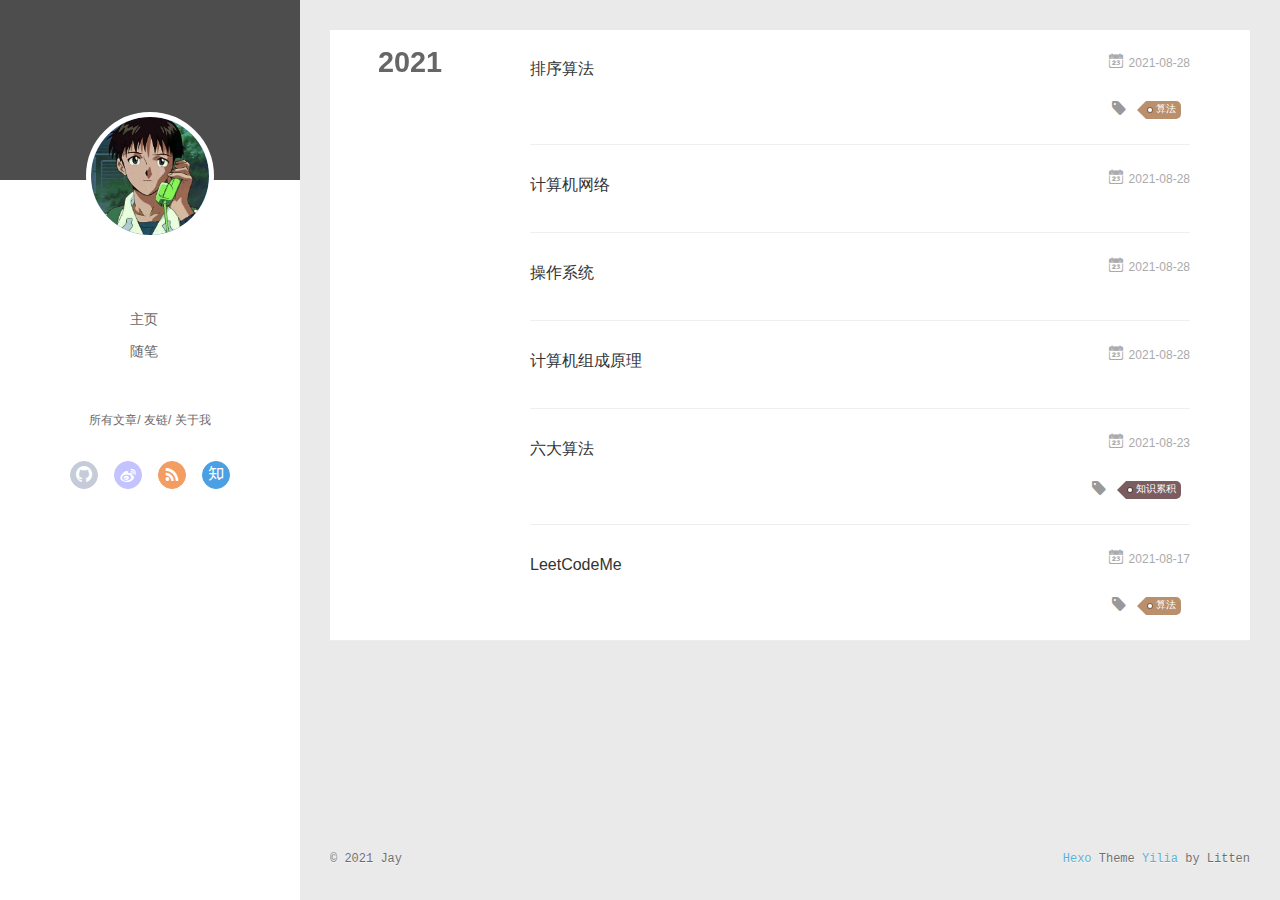
<file: archives/index.html>
<!DOCTYPE html>
<html>
<head>
  <meta charset="utf-8">
  
  <meta name="renderer" content="webkit">
  <meta http-equiv="X-UA-Compatible" content="IE=edge" >
  <link rel="dns-prefetch" href="http://example.com">
  <title>Archives | MyFirstBlog</title>
  <meta name="viewport" content="width=device-width, initial-scale=1, maximum-scale=1">
  <meta property="og:type" content="website">
<meta property="og:title" content="MyFirstBlog">
<meta property="og:url" content="http://example.com/archives/index.html">
<meta property="og:site_name" content="MyFirstBlog">
<meta property="og:locale" content="en_US">
<meta property="article:author" content="Jay">
<meta name="twitter:card" content="summary">
  
    <link rel="alternative" href="/atom.xml" title="MyFirstBlog" type="application/atom+xml">
  
  
    <link rel="icon" href="/favicon.png">
  
  <link rel="stylesheet" type="text/css" href="/./main.0cf68a.css">
  <style type="text/css">
  
    #container.show {
      background: linear-gradient(200deg,#a0cfe4,#e8c37e);
    }
  </style>
  

  

<meta name="generator" content="Hexo 5.4.0"></head>

<body>
  <div id="container" q-class="show:isCtnShow">
    <canvas id="anm-canvas" class="anm-canvas"></canvas>
    <div class="left-col" q-class="show:isShow">
      
<div class="overlay" style="background: #4d4d4d"></div>
<div class="intrude-less">
	<header id="header" class="inner">
		<a href="/" class="profilepic">
			<img src="/assets/img/avatar.JPG" class="js-avatar">
		</a>
		<hgroup>
		  <h1 class="header-author"><a href="/"></a></h1>
		</hgroup>
		

		<nav class="header-menu">
			<ul>
			
				<li><a href="/">主页</a></li>
	        
				<li><a href="/tags/%E9%9A%8F%E7%AC%94/">随笔</a></li>
	        
			</ul>
		</nav>
		<nav class="header-smart-menu">
    		
    			
    			<a q-on="click: openSlider(e, 'innerArchive')" href="javascript:void(0)">所有文章</a>
    			
            
    			
    			<a q-on="click: openSlider(e, 'friends')" href="javascript:void(0)">友链</a>
    			
            
    			
    			<a q-on="click: openSlider(e, 'aboutme')" href="javascript:void(0)">关于我</a>
    			
            
		</nav>
		<nav class="header-nav">
			<div class="social">
				
					<a class="github" target="_blank" href="#" title="github"><i class="icon-github"></i></a>
		        
					<a class="weibo" target="_blank" href="#" title="weibo"><i class="icon-weibo"></i></a>
		        
					<a class="rss" target="_blank" href="#" title="rss"><i class="icon-rss"></i></a>
		        
					<a class="zhihu" target="_blank" href="#" title="zhihu"><i class="icon-zhihu"></i></a>
		        
			</div>
		</nav>
	</header>		
</div>

    </div>
    <div class="mid-col" q-class="show:isShow,hide:isShow|isFalse">
      
<nav id="mobile-nav">
  	<div class="overlay js-overlay" style="background: #4d4d4d"></div>
	<div class="btnctn js-mobile-btnctn">
  		<div class="slider-trigger list" q-on="click: openSlider(e)"><i class="icon icon-sort"></i></div>
	</div>
	<div class="intrude-less">
		<header id="header" class="inner">
			<div class="profilepic">
				<img src="/assets/img/avatar.JPG" class="js-avatar">
			</div>
			<hgroup>
			  <h1 class="header-author js-header-author"></h1>
			</hgroup>
			
			
			
				
			
				
			
			
			
			<nav class="header-nav">
				<div class="social">
					
						<a class="github" target="_blank" href="#" title="github"><i class="icon-github"></i></a>
			        
						<a class="weibo" target="_blank" href="#" title="weibo"><i class="icon-weibo"></i></a>
			        
						<a class="rss" target="_blank" href="#" title="rss"><i class="icon-rss"></i></a>
			        
						<a class="zhihu" target="_blank" href="#" title="zhihu"><i class="icon-zhihu"></i></a>
			        
				</div>
			</nav>

			<nav class="header-menu js-header-menu">
				<ul style="width: 50%">
				
				
					<li style="width: 50%"><a href="/">主页</a></li>
		        
					<li style="width: 50%"><a href="/tags/%E9%9A%8F%E7%AC%94/">随笔</a></li>
		        
				</ul>
			</nav>
		</header>				
	</div>
	<div class="mobile-mask" style="display:none" q-show="isShow"></div>
</nav>

      <div id="wrapper" class="body-wrap">
        <div class="menu-l">
          <div class="canvas-wrap">
            <canvas data-colors="#eaeaea" data-sectionHeight="100" data-contentId="js-content" id="myCanvas1" class="anm-canvas"></canvas>
          </div>
          <div id="js-content" class="content-ll">
            
  
  
    
    
      
      
      <section class="archives-wrap">
        <div class="archive-year-wrap">
          <a href="/archives/2021" class="archive-year">2021</a>
        </div>
        <div class="archives">
    
    <article class="archive-article archive-type-post">
  <div class="archive-article-inner">
    <header class="archive-article-header">
      	<div class="article-meta">
	      	<a href="/2021/08/28/%E6%8E%92%E5%BA%8F%E7%AE%97%E6%B3%95/" class="archive-article-date">
  	<time datetime="2021-08-28T09:11:59.000Z" itemprop="datePublished"><i class="icon-calendar icon"></i>2021-08-28</time>
</a>
        </div>
    	 
  
    <h1 itemprop="name">
      <a class="archive-article-title" href="/2021/08/28/%E6%8E%92%E5%BA%8F%E7%AE%97%E6%B3%95/">排序算法</a>
    </h1>
  

        <div class="article-info info-on-right">
          
	<div class="article-tag tagcloud">
		<i class="icon-price-tags icon"></i>
		<ul class="article-tag-list">
			 
        		<li class="article-tag-list-item">
        			<a href="javascript:void(0)" class="js-tag article-tag-list-link color3">算法</a>
        		</li>
      		
		</ul>
	</div>

          

        </div>
        <div class="clearfix"></div>
    </header>
  </div>
</article>
  
    
    
    <article class="archive-article archive-type-post">
  <div class="archive-article-inner">
    <header class="archive-article-header">
      	<div class="article-meta">
	      	<a href="/2021/08/28/%E8%AE%A1%E7%AE%97%E6%9C%BA%E7%BD%91%E7%BB%9C/" class="archive-article-date">
  	<time datetime="2021-08-28T08:46:38.000Z" itemprop="datePublished"><i class="icon-calendar icon"></i>2021-08-28</time>
</a>
        </div>
    	 
  
    <h1 itemprop="name">
      <a class="archive-article-title" href="/2021/08/28/%E8%AE%A1%E7%AE%97%E6%9C%BA%E7%BD%91%E7%BB%9C/">计算机网络</a>
    </h1>
  

        <div class="article-info info-on-right">
          
          

        </div>
        <div class="clearfix"></div>
    </header>
  </div>
</article>
  
    
    
    <article class="archive-article archive-type-post">
  <div class="archive-article-inner">
    <header class="archive-article-header">
      	<div class="article-meta">
	      	<a href="/2021/08/28/%E6%93%8D%E4%BD%9C%E7%B3%BB%E7%BB%9F/" class="archive-article-date">
  	<time datetime="2021-08-28T08:01:55.000Z" itemprop="datePublished"><i class="icon-calendar icon"></i>2021-08-28</time>
</a>
        </div>
    	 
  
    <h1 itemprop="name">
      <a class="archive-article-title" href="/2021/08/28/%E6%93%8D%E4%BD%9C%E7%B3%BB%E7%BB%9F/">操作系统</a>
    </h1>
  

        <div class="article-info info-on-right">
          
          

        </div>
        <div class="clearfix"></div>
    </header>
  </div>
</article>
  
    
    
    <article class="archive-article archive-type-post">
  <div class="archive-article-inner">
    <header class="archive-article-header">
      	<div class="article-meta">
	      	<a href="/2021/08/28/%E8%AE%A1%E7%AE%97%E6%9C%BA%E7%BB%84%E6%88%90%E5%8E%9F%E7%90%86/" class="archive-article-date">
  	<time datetime="2021-08-28T08:01:21.000Z" itemprop="datePublished"><i class="icon-calendar icon"></i>2021-08-28</time>
</a>
        </div>
    	 
  
    <h1 itemprop="name">
      <a class="archive-article-title" href="/2021/08/28/%E8%AE%A1%E7%AE%97%E6%9C%BA%E7%BB%84%E6%88%90%E5%8E%9F%E7%90%86/">计算机组成原理</a>
    </h1>
  

        <div class="article-info info-on-right">
          
          

        </div>
        <div class="clearfix"></div>
    </header>
  </div>
</article>
  
    
    
    <article class="archive-article archive-type-post">
  <div class="archive-article-inner">
    <header class="archive-article-header">
      	<div class="article-meta">
	      	<a href="/2021/08/23/%E5%85%AD%E5%A4%A7%E7%AE%97%E6%B3%95/" class="archive-article-date">
  	<time datetime="2021-08-23T13:57:45.000Z" itemprop="datePublished"><i class="icon-calendar icon"></i>2021-08-23</time>
</a>
        </div>
    	 
  
    <h1 itemprop="name">
      <a class="archive-article-title" href="/2021/08/23/%E5%85%AD%E5%A4%A7%E7%AE%97%E6%B3%95/">六大算法</a>
    </h1>
  

        <div class="article-info info-on-right">
          
	<div class="article-tag tagcloud">
		<i class="icon-price-tags icon"></i>
		<ul class="article-tag-list">
			 
        		<li class="article-tag-list-item">
        			<a href="javascript:void(0)" class="js-tag article-tag-list-link color5">知识累积</a>
        		</li>
      		
		</ul>
	</div>

          

        </div>
        <div class="clearfix"></div>
    </header>
  </div>
</article>
  
    
    
    <article class="archive-article archive-type-post">
  <div class="archive-article-inner">
    <header class="archive-article-header">
      	<div class="article-meta">
	      	<a href="/2021/08/17/LeetCodeMe/" class="archive-article-date">
  	<time datetime="2021-08-17T07:34:07.000Z" itemprop="datePublished"><i class="icon-calendar icon"></i>2021-08-17</time>
</a>
        </div>
    	 
  
    <h1 itemprop="name">
      <a class="archive-article-title" href="/2021/08/17/LeetCodeMe/">LeetCodeMe</a>
    </h1>
  

        <div class="article-info info-on-right">
          
	<div class="article-tag tagcloud">
		<i class="icon-price-tags icon"></i>
		<ul class="article-tag-list">
			 
        		<li class="article-tag-list-item">
        			<a href="javascript:void(0)" class="js-tag article-tag-list-link color3">算法</a>
        		</li>
      		
		</ul>
	</div>

          

        </div>
        <div class="clearfix"></div>
    </header>
  </div>
</article>
  
  
    </div></section>
  

    


          </div>
        </div>
      </div>
      <footer id="footer">
  <div class="outer">
    <div id="footer-info">
    	<div class="footer-left">
    		&copy; 2021 Jay
    	</div>
      	<div class="footer-right">
      		<a href="http://hexo.io/" target="_blank">Hexo</a>  Theme <a href="https://github.com/litten/hexo-theme-yilia" target="_blank">Yilia</a> by Litten
      	</div>
    </div>
  </div>
</footer>
    </div>
    <script>
	var yiliaConfig = {
		mathjax: false,
		isHome: false,
		isPost: false,
		isArchive: true,
		isTag: false,
		isCategory: false,
		open_in_new: false,
		toc_hide_index: true,
		root: "/",
		innerArchive: true,
		showTags: false
	}
</script>

<script>!function(t){function n(e){if(r[e])return r[e].exports;var i=r[e]={exports:{},id:e,loaded:!1};return t[e].call(i.exports,i,i.exports,n),i.loaded=!0,i.exports}var r={};n.m=t,n.c=r,n.p="./",n(0)}([function(t,n,r){r(195),t.exports=r(191)},function(t,n,r){var e=r(3),i=r(52),o=r(27),u=r(28),c=r(53),f="prototype",a=function(t,n,r){var s,l,h,v,p=t&a.F,d=t&a.G,y=t&a.S,g=t&a.P,b=t&a.B,m=d?e:y?e[n]||(e[n]={}):(e[n]||{})[f],x=d?i:i[n]||(i[n]={}),w=x[f]||(x[f]={});d&&(r=n);for(s in r)l=!p&&m&&void 0!==m[s],h=(l?m:r)[s],v=b&&l?c(h,e):g&&"function"==typeof h?c(Function.call,h):h,m&&u(m,s,h,t&a.U),x[s]!=h&&o(x,s,v),g&&w[s]!=h&&(w[s]=h)};e.core=i,a.F=1,a.G=2,a.S=4,a.P=8,a.B=16,a.W=32,a.U=64,a.R=128,t.exports=a},function(t,n,r){var e=r(6);t.exports=function(t){if(!e(t))throw TypeError(t+" is not an object!");return t}},function(t,n){var r=t.exports="undefined"!=typeof window&&window.Math==Math?window:"undefined"!=typeof self&&self.Math==Math?self:Function("return this")();"number"==typeof __g&&(__g=r)},function(t,n){t.exports=function(t){try{return!!t()}catch(t){return!0}}},function(t,n){var r=t.exports="undefined"!=typeof window&&window.Math==Math?window:"undefined"!=typeof self&&self.Math==Math?self:Function("return this")();"number"==typeof __g&&(__g=r)},function(t,n){t.exports=function(t){return"object"==typeof t?null!==t:"function"==typeof t}},function(t,n,r){var e=r(126)("wks"),i=r(76),o=r(3).Symbol,u="function"==typeof o;(t.exports=function(t){return e[t]||(e[t]=u&&o[t]||(u?o:i)("Symbol."+t))}).store=e},function(t,n){var r={}.hasOwnProperty;t.exports=function(t,n){return r.call(t,n)}},function(t,n,r){var e=r(94),i=r(33);t.exports=function(t){return e(i(t))}},function(t,n,r){t.exports=!r(4)(function(){return 7!=Object.defineProperty({},"a",{get:function(){return 7}}).a})},function(t,n,r){var e=r(2),i=r(167),o=r(50),u=Object.defineProperty;n.f=r(10)?Object.defineProperty:function(t,n,r){if(e(t),n=o(n,!0),e(r),i)try{return u(t,n,r)}catch(t){}if("get"in r||"set"in r)throw TypeError("Accessors not supported!");return"value"in r&&(t[n]=r.value),t}},function(t,n,r){t.exports=!r(18)(function(){return 7!=Object.defineProperty({},"a",{get:function(){return 7}}).a})},function(t,n,r){var e=r(14),i=r(22);t.exports=r(12)?function(t,n,r){return e.f(t,n,i(1,r))}:function(t,n,r){return t[n]=r,t}},function(t,n,r){var e=r(20),i=r(58),o=r(42),u=Object.defineProperty;n.f=r(12)?Object.defineProperty:function(t,n,r){if(e(t),n=o(n,!0),e(r),i)try{return u(t,n,r)}catch(t){}if("get"in r||"set"in r)throw TypeError("Accessors not supported!");return"value"in r&&(t[n]=r.value),t}},function(t,n,r){var e=r(40)("wks"),i=r(23),o=r(5).Symbol,u="function"==typeof o;(t.exports=function(t){return e[t]||(e[t]=u&&o[t]||(u?o:i)("Symbol."+t))}).store=e},function(t,n,r){var e=r(67),i=Math.min;t.exports=function(t){return t>0?i(e(t),9007199254740991):0}},function(t,n,r){var e=r(46);t.exports=function(t){return Object(e(t))}},function(t,n){t.exports=function(t){try{return!!t()}catch(t){return!0}}},function(t,n,r){var e=r(63),i=r(34);t.exports=Object.keys||function(t){return e(t,i)}},function(t,n,r){var e=r(21);t.exports=function(t){if(!e(t))throw TypeError(t+" is not an object!");return t}},function(t,n){t.exports=function(t){return"object"==typeof t?null!==t:"function"==typeof t}},function(t,n){t.exports=function(t,n){return{enumerable:!(1&t),configurable:!(2&t),writable:!(4&t),value:n}}},function(t,n){var r=0,e=Math.random();t.exports=function(t){return"Symbol(".concat(void 0===t?"":t,")_",(++r+e).toString(36))}},function(t,n){var r={}.hasOwnProperty;t.exports=function(t,n){return r.call(t,n)}},function(t,n){var r=t.exports={version:"2.4.0"};"number"==typeof __e&&(__e=r)},function(t,n){t.exports=function(t){if("function"!=typeof t)throw TypeError(t+" is not a function!");return t}},function(t,n,r){var e=r(11),i=r(66);t.exports=r(10)?function(t,n,r){return e.f(t,n,i(1,r))}:function(t,n,r){return t[n]=r,t}},function(t,n,r){var e=r(3),i=r(27),o=r(24),u=r(76)("src"),c="toString",f=Function[c],a=(""+f).split(c);r(52).inspectSource=function(t){return f.call(t)},(t.exports=function(t,n,r,c){var f="function"==typeof r;f&&(o(r,"name")||i(r,"name",n)),t[n]!==r&&(f&&(o(r,u)||i(r,u,t[n]?""+t[n]:a.join(String(n)))),t===e?t[n]=r:c?t[n]?t[n]=r:i(t,n,r):(delete t[n],i(t,n,r)))})(Function.prototype,c,function(){return"function"==typeof this&&this[u]||f.call(this)})},function(t,n,r){var e=r(1),i=r(4),o=r(46),u=function(t,n,r,e){var i=String(o(t)),u="<"+n;return""!==r&&(u+=" "+r+'="'+String(e).replace(/"/g,"&quot;")+'"'),u+">"+i+"</"+n+">"};t.exports=function(t,n){var r={};r[t]=n(u),e(e.P+e.F*i(function(){var n=""[t]('"');return n!==n.toLowerCase()||n.split('"').length>3}),"String",r)}},function(t,n,r){var e=r(115),i=r(46);t.exports=function(t){return e(i(t))}},function(t,n,r){var e=r(116),i=r(66),o=r(30),u=r(50),c=r(24),f=r(167),a=Object.getOwnPropertyDescriptor;n.f=r(10)?a:function(t,n){if(t=o(t),n=u(n,!0),f)try{return a(t,n)}catch(t){}if(c(t,n))return i(!e.f.call(t,n),t[n])}},function(t,n,r){var e=r(24),i=r(17),o=r(145)("IE_PROTO"),u=Object.prototype;t.exports=Object.getPrototypeOf||function(t){return t=i(t),e(t,o)?t[o]:"function"==typeof t.constructor&&t instanceof t.constructor?t.constructor.prototype:t instanceof Object?u:null}},function(t,n){t.exports=function(t){if(void 0==t)throw TypeError("Can't call method on  "+t);return t}},function(t,n){t.exports="constructor,hasOwnProperty,isPrototypeOf,propertyIsEnumerable,toLocaleString,toString,valueOf".split(",")},function(t,n){t.exports={}},function(t,n){t.exports=!0},function(t,n){n.f={}.propertyIsEnumerable},function(t,n,r){var e=r(14).f,i=r(8),o=r(15)("toStringTag");t.exports=function(t,n,r){t&&!i(t=r?t:t.prototype,o)&&e(t,o,{configurable:!0,value:n})}},function(t,n,r){var e=r(40)("keys"),i=r(23);t.exports=function(t){return e[t]||(e[t]=i(t))}},function(t,n,r){var e=r(5),i="__core-js_shared__",o=e[i]||(e[i]={});t.exports=function(t){return o[t]||(o[t]={})}},function(t,n){var r=Math.ceil,e=Math.floor;t.exports=function(t){return isNaN(t=+t)?0:(t>0?e:r)(t)}},function(t,n,r){var e=r(21);t.exports=function(t,n){if(!e(t))return t;var r,i;if(n&&"function"==typeof(r=t.toString)&&!e(i=r.call(t)))return i;if("function"==typeof(r=t.valueOf)&&!e(i=r.call(t)))return i;if(!n&&"function"==typeof(r=t.toString)&&!e(i=r.call(t)))return i;throw TypeError("Can't convert object to primitive value")}},function(t,n,r){var e=r(5),i=r(25),o=r(36),u=r(44),c=r(14).f;t.exports=function(t){var n=i.Symbol||(i.Symbol=o?{}:e.Symbol||{});"_"==t.charAt(0)||t in n||c(n,t,{value:u.f(t)})}},function(t,n,r){n.f=r(15)},function(t,n){var r={}.toString;t.exports=function(t){return r.call(t).slice(8,-1)}},function(t,n){t.exports=function(t){if(void 0==t)throw TypeError("Can't call method on  "+t);return t}},function(t,n,r){var e=r(4);t.exports=function(t,n){return!!t&&e(function(){n?t.call(null,function(){},1):t.call(null)})}},function(t,n,r){var e=r(53),i=r(115),o=r(17),u=r(16),c=r(203);t.exports=function(t,n){var r=1==t,f=2==t,a=3==t,s=4==t,l=6==t,h=5==t||l,v=n||c;return function(n,c,p){for(var d,y,g=o(n),b=i(g),m=e(c,p,3),x=u(b.length),w=0,S=r?v(n,x):f?v(n,0):void 0;x>w;w++)if((h||w in b)&&(d=b[w],y=m(d,w,g),t))if(r)S[w]=y;else if(y)switch(t){case 3:return!0;case 5:return d;case 6:return w;case 2:S.push(d)}else if(s)return!1;return l?-1:a||s?s:S}}},function(t,n,r){var e=r(1),i=r(52),o=r(4);t.exports=function(t,n){var r=(i.Object||{})[t]||Object[t],u={};u[t]=n(r),e(e.S+e.F*o(function(){r(1)}),"Object",u)}},function(t,n,r){var e=r(6);t.exports=function(t,n){if(!e(t))return t;var r,i;if(n&&"function"==typeof(r=t.toString)&&!e(i=r.call(t)))return i;if("function"==typeof(r=t.valueOf)&&!e(i=r.call(t)))return i;if(!n&&"function"==typeof(r=t.toString)&&!e(i=r.call(t)))return i;throw TypeError("Can't convert object to primitive value")}},function(t,n,r){var e=r(5),i=r(25),o=r(91),u=r(13),c="prototype",f=function(t,n,r){var a,s,l,h=t&f.F,v=t&f.G,p=t&f.S,d=t&f.P,y=t&f.B,g=t&f.W,b=v?i:i[n]||(i[n]={}),m=b[c],x=v?e:p?e[n]:(e[n]||{})[c];v&&(r=n);for(a in r)(s=!h&&x&&void 0!==x[a])&&a in b||(l=s?x[a]:r[a],b[a]=v&&"function"!=typeof x[a]?r[a]:y&&s?o(l,e):g&&x[a]==l?function(t){var n=function(n,r,e){if(this instanceof t){switch(arguments.length){case 0:return new t;case 1:return new t(n);case 2:return new t(n,r)}return new t(n,r,e)}return t.apply(this,arguments)};return n[c]=t[c],n}(l):d&&"function"==typeof l?o(Function.call,l):l,d&&((b.virtual||(b.virtual={}))[a]=l,t&f.R&&m&&!m[a]&&u(m,a,l)))};f.F=1,f.G=2,f.S=4,f.P=8,f.B=16,f.W=32,f.U=64,f.R=128,t.exports=f},function(t,n){var r=t.exports={version:"2.4.0"};"number"==typeof __e&&(__e=r)},function(t,n,r){var e=r(26);t.exports=function(t,n,r){if(e(t),void 0===n)return t;switch(r){case 1:return function(r){return t.call(n,r)};case 2:return function(r,e){return t.call(n,r,e)};case 3:return function(r,e,i){return t.call(n,r,e,i)}}return function(){return t.apply(n,arguments)}}},function(t,n,r){var e=r(183),i=r(1),o=r(126)("metadata"),u=o.store||(o.store=new(r(186))),c=function(t,n,r){var i=u.get(t);if(!i){if(!r)return;u.set(t,i=new e)}var o=i.get(n);if(!o){if(!r)return;i.set(n,o=new e)}return o},f=function(t,n,r){var e=c(n,r,!1);return void 0!==e&&e.has(t)},a=function(t,n,r){var e=c(n,r,!1);return void 0===e?void 0:e.get(t)},s=function(t,n,r,e){c(r,e,!0).set(t,n)},l=function(t,n){var r=c(t,n,!1),e=[];return r&&r.forEach(function(t,n){e.push(n)}),e},h=function(t){return void 0===t||"symbol"==typeof t?t:String(t)},v=function(t){i(i.S,"Reflect",t)};t.exports={store:u,map:c,has:f,get:a,set:s,keys:l,key:h,exp:v}},function(t,n,r){"use strict";if(r(10)){var e=r(69),i=r(3),o=r(4),u=r(1),c=r(127),f=r(152),a=r(53),s=r(68),l=r(66),h=r(27),v=r(73),p=r(67),d=r(16),y=r(75),g=r(50),b=r(24),m=r(180),x=r(114),w=r(6),S=r(17),_=r(137),O=r(70),E=r(32),P=r(71).f,j=r(154),F=r(76),M=r(7),A=r(48),N=r(117),T=r(146),I=r(155),k=r(80),L=r(123),R=r(74),C=r(130),D=r(160),U=r(11),W=r(31),G=U.f,B=W.f,V=i.RangeError,z=i.TypeError,q=i.Uint8Array,K="ArrayBuffer",J="Shared"+K,Y="BYTES_PER_ELEMENT",H="prototype",$=Array[H],X=f.ArrayBuffer,Q=f.DataView,Z=A(0),tt=A(2),nt=A(3),rt=A(4),et=A(5),it=A(6),ot=N(!0),ut=N(!1),ct=I.values,ft=I.keys,at=I.entries,st=$.lastIndexOf,lt=$.reduce,ht=$.reduceRight,vt=$.join,pt=$.sort,dt=$.slice,yt=$.toString,gt=$.toLocaleString,bt=M("iterator"),mt=M("toStringTag"),xt=F("typed_constructor"),wt=F("def_constructor"),St=c.CONSTR,_t=c.TYPED,Ot=c.VIEW,Et="Wrong length!",Pt=A(1,function(t,n){return Tt(T(t,t[wt]),n)}),jt=o(function(){return 1===new q(new Uint16Array([1]).buffer)[0]}),Ft=!!q&&!!q[H].set&&o(function(){new q(1).set({})}),Mt=function(t,n){if(void 0===t)throw z(Et);var r=+t,e=d(t);if(n&&!m(r,e))throw V(Et);return e},At=function(t,n){var r=p(t);if(r<0||r%n)throw V("Wrong offset!");return r},Nt=function(t){if(w(t)&&_t in t)return t;throw z(t+" is not a typed array!")},Tt=function(t,n){if(!(w(t)&&xt in t))throw z("It is not a typed array constructor!");return new t(n)},It=function(t,n){return kt(T(t,t[wt]),n)},kt=function(t,n){for(var r=0,e=n.length,i=Tt(t,e);e>r;)i[r]=n[r++];return i},Lt=function(t,n,r){G(t,n,{get:function(){return this._d[r]}})},Rt=function(t){var n,r,e,i,o,u,c=S(t),f=arguments.length,s=f>1?arguments[1]:void 0,l=void 0!==s,h=j(c);if(void 0!=h&&!_(h)){for(u=h.call(c),e=[],n=0;!(o=u.next()).done;n++)e.push(o.value);c=e}for(l&&f>2&&(s=a(s,arguments[2],2)),n=0,r=d(c.length),i=Tt(this,r);r>n;n++)i[n]=l?s(c[n],n):c[n];return i},Ct=function(){for(var t=0,n=arguments.length,r=Tt(this,n);n>t;)r[t]=arguments[t++];return r},Dt=!!q&&o(function(){gt.call(new q(1))}),Ut=function(){return gt.apply(Dt?dt.call(Nt(this)):Nt(this),arguments)},Wt={copyWithin:function(t,n){return D.call(Nt(this),t,n,arguments.length>2?arguments[2]:void 0)},every:function(t){return rt(Nt(this),t,arguments.length>1?arguments[1]:void 0)},fill:function(t){return C.apply(Nt(this),arguments)},filter:function(t){return It(this,tt(Nt(this),t,arguments.length>1?arguments[1]:void 0))},find:function(t){return et(Nt(this),t,arguments.length>1?arguments[1]:void 0)},findIndex:function(t){return it(Nt(this),t,arguments.length>1?arguments[1]:void 0)},forEach:function(t){Z(Nt(this),t,arguments.length>1?arguments[1]:void 0)},indexOf:function(t){return ut(Nt(this),t,arguments.length>1?arguments[1]:void 0)},includes:function(t){return ot(Nt(this),t,arguments.length>1?arguments[1]:void 0)},join:function(t){return vt.apply(Nt(this),arguments)},lastIndexOf:function(t){return st.apply(Nt(this),arguments)},map:function(t){return Pt(Nt(this),t,arguments.length>1?arguments[1]:void 0)},reduce:function(t){return lt.apply(Nt(this),arguments)},reduceRight:function(t){return ht.apply(Nt(this),arguments)},reverse:function(){for(var t,n=this,r=Nt(n).length,e=Math.floor(r/2),i=0;i<e;)t=n[i],n[i++]=n[--r],n[r]=t;return n},some:function(t){return nt(Nt(this),t,arguments.length>1?arguments[1]:void 0)},sort:function(t){return pt.call(Nt(this),t)},subarray:function(t,n){var r=Nt(this),e=r.length,i=y(t,e);return new(T(r,r[wt]))(r.buffer,r.byteOffset+i*r.BYTES_PER_ELEMENT,d((void 0===n?e:y(n,e))-i))}},Gt=function(t,n){return It(this,dt.call(Nt(this),t,n))},Bt=function(t){Nt(this);var n=At(arguments[1],1),r=this.length,e=S(t),i=d(e.length),o=0;if(i+n>r)throw V(Et);for(;o<i;)this[n+o]=e[o++]},Vt={entries:function(){return at.call(Nt(this))},keys:function(){return ft.call(Nt(this))},values:function(){return ct.call(Nt(this))}},zt=function(t,n){return w(t)&&t[_t]&&"symbol"!=typeof n&&n in t&&String(+n)==String(n)},qt=function(t,n){return zt(t,n=g(n,!0))?l(2,t[n]):B(t,n)},Kt=function(t,n,r){return!(zt(t,n=g(n,!0))&&w(r)&&b(r,"value"))||b(r,"get")||b(r,"set")||r.configurable||b(r,"writable")&&!r.writable||b(r,"enumerable")&&!r.enumerable?G(t,n,r):(t[n]=r.value,t)};St||(W.f=qt,U.f=Kt),u(u.S+u.F*!St,"Object",{getOwnPropertyDescriptor:qt,defineProperty:Kt}),o(function(){yt.call({})})&&(yt=gt=function(){return vt.call(this)});var Jt=v({},Wt);v(Jt,Vt),h(Jt,bt,Vt.values),v(Jt,{slice:Gt,set:Bt,constructor:function(){},toString:yt,toLocaleString:Ut}),Lt(Jt,"buffer","b"),Lt(Jt,"byteOffset","o"),Lt(Jt,"byteLength","l"),Lt(Jt,"length","e"),G(Jt,mt,{get:function(){return this[_t]}}),t.exports=function(t,n,r,f){f=!!f;var a=t+(f?"Clamped":"")+"Array",l="Uint8Array"!=a,v="get"+t,p="set"+t,y=i[a],g=y||{},b=y&&E(y),m=!y||!c.ABV,S={},_=y&&y[H],j=function(t,r){var e=t._d;return e.v[v](r*n+e.o,jt)},F=function(t,r,e){var i=t._d;f&&(e=(e=Math.round(e))<0?0:e>255?255:255&e),i.v[p](r*n+i.o,e,jt)},M=function(t,n){G(t,n,{get:function(){return j(this,n)},set:function(t){return F(this,n,t)},enumerable:!0})};m?(y=r(function(t,r,e,i){s(t,y,a,"_d");var o,u,c,f,l=0,v=0;if(w(r)){if(!(r instanceof X||(f=x(r))==K||f==J))return _t in r?kt(y,r):Rt.call(y,r);o=r,v=At(e,n);var p=r.byteLength;if(void 0===i){if(p%n)throw V(Et);if((u=p-v)<0)throw V(Et)}else if((u=d(i)*n)+v>p)throw V(Et);c=u/n}else c=Mt(r,!0),u=c*n,o=new X(u);for(h(t,"_d",{b:o,o:v,l:u,e:c,v:new Q(o)});l<c;)M(t,l++)}),_=y[H]=O(Jt),h(_,"constructor",y)):L(function(t){new y(null),new y(t)},!0)||(y=r(function(t,r,e,i){s(t,y,a);var o;return w(r)?r instanceof X||(o=x(r))==K||o==J?void 0!==i?new g(r,At(e,n),i):void 0!==e?new g(r,At(e,n)):new g(r):_t in r?kt(y,r):Rt.call(y,r):new g(Mt(r,l))}),Z(b!==Function.prototype?P(g).concat(P(b)):P(g),function(t){t in y||h(y,t,g[t])}),y[H]=_,e||(_.constructor=y));var A=_[bt],N=!!A&&("values"==A.name||void 0==A.name),T=Vt.values;h(y,xt,!0),h(_,_t,a),h(_,Ot,!0),h(_,wt,y),(f?new y(1)[mt]==a:mt in _)||G(_,mt,{get:function(){return a}}),S[a]=y,u(u.G+u.W+u.F*(y!=g),S),u(u.S,a,{BYTES_PER_ELEMENT:n,from:Rt,of:Ct}),Y in _||h(_,Y,n),u(u.P,a,Wt),R(a),u(u.P+u.F*Ft,a,{set:Bt}),u(u.P+u.F*!N,a,Vt),u(u.P+u.F*(_.toString!=yt),a,{toString:yt}),u(u.P+u.F*o(function(){new y(1).slice()}),a,{slice:Gt}),u(u.P+u.F*(o(function(){return[1,2].toLocaleString()!=new y([1,2]).toLocaleString()})||!o(function(){_.toLocaleString.call([1,2])})),a,{toLocaleString:Ut}),k[a]=N?A:T,e||N||h(_,bt,T)}}else t.exports=function(){}},function(t,n){var r={}.toString;t.exports=function(t){return r.call(t).slice(8,-1)}},function(t,n,r){var e=r(21),i=r(5).document,o=e(i)&&e(i.createElement);t.exports=function(t){return o?i.createElement(t):{}}},function(t,n,r){t.exports=!r(12)&&!r(18)(function(){return 7!=Object.defineProperty(r(57)("div"),"a",{get:function(){return 7}}).a})},function(t,n,r){"use strict";var e=r(36),i=r(51),o=r(64),u=r(13),c=r(8),f=r(35),a=r(96),s=r(38),l=r(103),h=r(15)("iterator"),v=!([].keys&&"next"in[].keys()),p="keys",d="values",y=function(){return this};t.exports=function(t,n,r,g,b,m,x){a(r,n,g);var w,S,_,O=function(t){if(!v&&t in F)return F[t];switch(t){case p:case d:return function(){return new r(this,t)}}return function(){return new r(this,t)}},E=n+" Iterator",P=b==d,j=!1,F=t.prototype,M=F[h]||F["@@iterator"]||b&&F[b],A=M||O(b),N=b?P?O("entries"):A:void 0,T="Array"==n?F.entries||M:M;if(T&&(_=l(T.call(new t)))!==Object.prototype&&(s(_,E,!0),e||c(_,h)||u(_,h,y)),P&&M&&M.name!==d&&(j=!0,A=function(){return M.call(this)}),e&&!x||!v&&!j&&F[h]||u(F,h,A),f[n]=A,f[E]=y,b)if(w={values:P?A:O(d),keys:m?A:O(p),entries:N},x)for(S in w)S in F||o(F,S,w[S]);else i(i.P+i.F*(v||j),n,w);return w}},function(t,n,r){var e=r(20),i=r(100),o=r(34),u=r(39)("IE_PROTO"),c=function(){},f="prototype",a=function(){var t,n=r(57)("iframe"),e=o.length;for(n.style.display="none",r(93).appendChild(n),n.src="javascript:",t=n.contentWindow.document,t.open(),t.write("<script>document.F=Object<\/script>"),t.close(),a=t.F;e--;)delete a[f][o[e]];return a()};t.exports=Object.create||function(t,n){var r;return null!==t?(c[f]=e(t),r=new c,c[f]=null,r[u]=t):r=a(),void 0===n?r:i(r,n)}},function(t,n,r){var e=r(63),i=r(34).concat("length","prototype");n.f=Object.getOwnPropertyNames||function(t){return e(t,i)}},function(t,n){n.f=Object.getOwnPropertySymbols},function(t,n,r){var e=r(8),i=r(9),o=r(90)(!1),u=r(39)("IE_PROTO");t.exports=function(t,n){var r,c=i(t),f=0,a=[];for(r in c)r!=u&&e(c,r)&&a.push(r);for(;n.length>f;)e(c,r=n[f++])&&(~o(a,r)||a.push(r));return a}},function(t,n,r){t.exports=r(13)},function(t,n,r){var e=r(76)("meta"),i=r(6),o=r(24),u=r(11).f,c=0,f=Object.isExtensible||function(){return!0},a=!r(4)(function(){return f(Object.preventExtensions({}))}),s=function(t){u(t,e,{value:{i:"O"+ ++c,w:{}}})},l=function(t,n){if(!i(t))return"symbol"==typeof t?t:("string"==typeof t?"S":"P")+t;if(!o(t,e)){if(!f(t))return"F";if(!n)return"E";s(t)}return t[e].i},h=function(t,n){if(!o(t,e)){if(!f(t))return!0;if(!n)return!1;s(t)}return t[e].w},v=function(t){return a&&p.NEED&&f(t)&&!o(t,e)&&s(t),t},p=t.exports={KEY:e,NEED:!1,fastKey:l,getWeak:h,onFreeze:v}},function(t,n){t.exports=function(t,n){return{enumerable:!(1&t),configurable:!(2&t),writable:!(4&t),value:n}}},function(t,n){var r=Math.ceil,e=Math.floor;t.exports=function(t){return isNaN(t=+t)?0:(t>0?e:r)(t)}},function(t,n){t.exports=function(t,n,r,e){if(!(t instanceof n)||void 0!==e&&e in t)throw TypeError(r+": incorrect invocation!");return t}},function(t,n){t.exports=!1},function(t,n,r){var e=r(2),i=r(173),o=r(133),u=r(145)("IE_PROTO"),c=function(){},f="prototype",a=function(){var t,n=r(132)("iframe"),e=o.length;for(n.style.display="none",r(135).appendChild(n),n.src="javascript:",t=n.contentWindow.document,t.open(),t.write("<script>document.F=Object<\/script>"),t.close(),a=t.F;e--;)delete a[f][o[e]];return a()};t.exports=Object.create||function(t,n){var r;return null!==t?(c[f]=e(t),r=new c,c[f]=null,r[u]=t):r=a(),void 0===n?r:i(r,n)}},function(t,n,r){var e=r(175),i=r(133).concat("length","prototype");n.f=Object.getOwnPropertyNames||function(t){return e(t,i)}},function(t,n,r){var e=r(175),i=r(133);t.exports=Object.keys||function(t){return e(t,i)}},function(t,n,r){var e=r(28);t.exports=function(t,n,r){for(var i in n)e(t,i,n[i],r);return t}},function(t,n,r){"use strict";var e=r(3),i=r(11),o=r(10),u=r(7)("species");t.exports=function(t){var n=e[t];o&&n&&!n[u]&&i.f(n,u,{configurable:!0,get:function(){return this}})}},function(t,n,r){var e=r(67),i=Math.max,o=Math.min;t.exports=function(t,n){return t=e(t),t<0?i(t+n,0):o(t,n)}},function(t,n){var r=0,e=Math.random();t.exports=function(t){return"Symbol(".concat(void 0===t?"":t,")_",(++r+e).toString(36))}},function(t,n,r){var e=r(33);t.exports=function(t){return Object(e(t))}},function(t,n,r){var e=r(7)("unscopables"),i=Array.prototype;void 0==i[e]&&r(27)(i,e,{}),t.exports=function(t){i[e][t]=!0}},function(t,n,r){var e=r(53),i=r(169),o=r(137),u=r(2),c=r(16),f=r(154),a={},s={},n=t.exports=function(t,n,r,l,h){var v,p,d,y,g=h?function(){return t}:f(t),b=e(r,l,n?2:1),m=0;if("function"!=typeof g)throw TypeError(t+" is not iterable!");if(o(g)){for(v=c(t.length);v>m;m++)if((y=n?b(u(p=t[m])[0],p[1]):b(t[m]))===a||y===s)return y}else for(d=g.call(t);!(p=d.next()).done;)if((y=i(d,b,p.value,n))===a||y===s)return y};n.BREAK=a,n.RETURN=s},function(t,n){t.exports={}},function(t,n,r){var e=r(11).f,i=r(24),o=r(7)("toStringTag");t.exports=function(t,n,r){t&&!i(t=r?t:t.prototype,o)&&e(t,o,{configurable:!0,value:n})}},function(t,n,r){var e=r(1),i=r(46),o=r(4),u=r(150),c="["+u+"]",f="​",a=RegExp("^"+c+c+"*"),s=RegExp(c+c+"*$"),l=function(t,n,r){var i={},c=o(function(){return!!u[t]()||f[t]()!=f}),a=i[t]=c?n(h):u[t];r&&(i[r]=a),e(e.P+e.F*c,"String",i)},h=l.trim=function(t,n){return t=String(i(t)),1&n&&(t=t.replace(a,"")),2&n&&(t=t.replace(s,"")),t};t.exports=l},function(t,n,r){t.exports={default:r(86),__esModule:!0}},function(t,n,r){t.exports={default:r(87),__esModule:!0}},function(t,n,r){"use strict";function e(t){return t&&t.__esModule?t:{default:t}}n.__esModule=!0;var i=r(84),o=e(i),u=r(83),c=e(u),f="function"==typeof c.default&&"symbol"==typeof o.default?function(t){return typeof t}:function(t){return t&&"function"==typeof c.default&&t.constructor===c.default&&t!==c.default.prototype?"symbol":typeof t};n.default="function"==typeof c.default&&"symbol"===f(o.default)?function(t){return void 0===t?"undefined":f(t)}:function(t){return t&&"function"==typeof c.default&&t.constructor===c.default&&t!==c.default.prototype?"symbol":void 0===t?"undefined":f(t)}},function(t,n,r){r(110),r(108),r(111),r(112),t.exports=r(25).Symbol},function(t,n,r){r(109),r(113),t.exports=r(44).f("iterator")},function(t,n){t.exports=function(t){if("function"!=typeof t)throw TypeError(t+" is not a function!");return t}},function(t,n){t.exports=function(){}},function(t,n,r){var e=r(9),i=r(106),o=r(105);t.exports=function(t){return function(n,r,u){var c,f=e(n),a=i(f.length),s=o(u,a);if(t&&r!=r){for(;a>s;)if((c=f[s++])!=c)return!0}else for(;a>s;s++)if((t||s in f)&&f[s]===r)return t||s||0;return!t&&-1}}},function(t,n,r){var e=r(88);t.exports=function(t,n,r){if(e(t),void 0===n)return t;switch(r){case 1:return function(r){return t.call(n,r)};case 2:return function(r,e){return t.call(n,r,e)};case 3:return function(r,e,i){return t.call(n,r,e,i)}}return function(){return t.apply(n,arguments)}}},function(t,n,r){var e=r(19),i=r(62),o=r(37);t.exports=function(t){var n=e(t),r=i.f;if(r)for(var u,c=r(t),f=o.f,a=0;c.length>a;)f.call(t,u=c[a++])&&n.push(u);return n}},function(t,n,r){t.exports=r(5).document&&document.documentElement},function(t,n,r){var e=r(56);t.exports=Object("z").propertyIsEnumerable(0)?Object:function(t){return"String"==e(t)?t.split(""):Object(t)}},function(t,n,r){var e=r(56);t.exports=Array.isArray||function(t){return"Array"==e(t)}},function(t,n,r){"use strict";var e=r(60),i=r(22),o=r(38),u={};r(13)(u,r(15)("iterator"),function(){return this}),t.exports=function(t,n,r){t.prototype=e(u,{next:i(1,r)}),o(t,n+" Iterator")}},function(t,n){t.exports=function(t,n){return{value:n,done:!!t}}},function(t,n,r){var e=r(19),i=r(9);t.exports=function(t,n){for(var r,o=i(t),u=e(o),c=u.length,f=0;c>f;)if(o[r=u[f++]]===n)return r}},function(t,n,r){var e=r(23)("meta"),i=r(21),o=r(8),u=r(14).f,c=0,f=Object.isExtensible||function(){return!0},a=!r(18)(function(){return f(Object.preventExtensions({}))}),s=function(t){u(t,e,{value:{i:"O"+ ++c,w:{}}})},l=function(t,n){if(!i(t))return"symbol"==typeof t?t:("string"==typeof t?"S":"P")+t;if(!o(t,e)){if(!f(t))return"F";if(!n)return"E";s(t)}return t[e].i},h=function(t,n){if(!o(t,e)){if(!f(t))return!0;if(!n)return!1;s(t)}return t[e].w},v=function(t){return a&&p.NEED&&f(t)&&!o(t,e)&&s(t),t},p=t.exports={KEY:e,NEED:!1,fastKey:l,getWeak:h,onFreeze:v}},function(t,n,r){var e=r(14),i=r(20),o=r(19);t.exports=r(12)?Object.defineProperties:function(t,n){i(t);for(var r,u=o(n),c=u.length,f=0;c>f;)e.f(t,r=u[f++],n[r]);return t}},function(t,n,r){var e=r(37),i=r(22),o=r(9),u=r(42),c=r(8),f=r(58),a=Object.getOwnPropertyDescriptor;n.f=r(12)?a:function(t,n){if(t=o(t),n=u(n,!0),f)try{return a(t,n)}catch(t){}if(c(t,n))return i(!e.f.call(t,n),t[n])}},function(t,n,r){var e=r(9),i=r(61).f,o={}.toString,u="object"==typeof window&&window&&Object.getOwnPropertyNames?Object.getOwnPropertyNames(window):[],c=function(t){try{return i(t)}catch(t){return u.slice()}};t.exports.f=function(t){return u&&"[object Window]"==o.call(t)?c(t):i(e(t))}},function(t,n,r){var e=r(8),i=r(77),o=r(39)("IE_PROTO"),u=Object.prototype;t.exports=Object.getPrototypeOf||function(t){return t=i(t),e(t,o)?t[o]:"function"==typeof t.constructor&&t instanceof t.constructor?t.constructor.prototype:t instanceof Object?u:null}},function(t,n,r){var e=r(41),i=r(33);t.exports=function(t){return function(n,r){var o,u,c=String(i(n)),f=e(r),a=c.length;return f<0||f>=a?t?"":void 0:(o=c.charCodeAt(f),o<55296||o>56319||f+1===a||(u=c.charCodeAt(f+1))<56320||u>57343?t?c.charAt(f):o:t?c.slice(f,f+2):u-56320+(o-55296<<10)+65536)}}},function(t,n,r){var e=r(41),i=Math.max,o=Math.min;t.exports=function(t,n){return t=e(t),t<0?i(t+n,0):o(t,n)}},function(t,n,r){var e=r(41),i=Math.min;t.exports=function(t){return t>0?i(e(t),9007199254740991):0}},function(t,n,r){"use strict";var e=r(89),i=r(97),o=r(35),u=r(9);t.exports=r(59)(Array,"Array",function(t,n){this._t=u(t),this._i=0,this._k=n},function(){var t=this._t,n=this._k,r=this._i++;return!t||r>=t.length?(this._t=void 0,i(1)):"keys"==n?i(0,r):"values"==n?i(0,t[r]):i(0,[r,t[r]])},"values"),o.Arguments=o.Array,e("keys"),e("values"),e("entries")},function(t,n){},function(t,n,r){"use strict";var e=r(104)(!0);r(59)(String,"String",function(t){this._t=String(t),this._i=0},function(){var t,n=this._t,r=this._i;return r>=n.length?{value:void 0,done:!0}:(t=e(n,r),this._i+=t.length,{value:t,done:!1})})},function(t,n,r){"use strict";var e=r(5),i=r(8),o=r(12),u=r(51),c=r(64),f=r(99).KEY,a=r(18),s=r(40),l=r(38),h=r(23),v=r(15),p=r(44),d=r(43),y=r(98),g=r(92),b=r(95),m=r(20),x=r(9),w=r(42),S=r(22),_=r(60),O=r(102),E=r(101),P=r(14),j=r(19),F=E.f,M=P.f,A=O.f,N=e.Symbol,T=e.JSON,I=T&&T.stringify,k="prototype",L=v("_hidden"),R=v("toPrimitive"),C={}.propertyIsEnumerable,D=s("symbol-registry"),U=s("symbols"),W=s("op-symbols"),G=Object[k],B="function"==typeof N,V=e.QObject,z=!V||!V[k]||!V[k].findChild,q=o&&a(function(){return 7!=_(M({},"a",{get:function(){return M(this,"a",{value:7}).a}})).a})?function(t,n,r){var e=F(G,n);e&&delete G[n],M(t,n,r),e&&t!==G&&M(G,n,e)}:M,K=function(t){var n=U[t]=_(N[k]);return n._k=t,n},J=B&&"symbol"==typeof N.iterator?function(t){return"symbol"==typeof t}:function(t){return t instanceof N},Y=function(t,n,r){return t===G&&Y(W,n,r),m(t),n=w(n,!0),m(r),i(U,n)?(r.enumerable?(i(t,L)&&t[L][n]&&(t[L][n]=!1),r=_(r,{enumerable:S(0,!1)})):(i(t,L)||M(t,L,S(1,{})),t[L][n]=!0),q(t,n,r)):M(t,n,r)},H=function(t,n){m(t);for(var r,e=g(n=x(n)),i=0,o=e.length;o>i;)Y(t,r=e[i++],n[r]);return t},$=function(t,n){return void 0===n?_(t):H(_(t),n)},X=function(t){var n=C.call(this,t=w(t,!0));return!(this===G&&i(U,t)&&!i(W,t))&&(!(n||!i(this,t)||!i(U,t)||i(this,L)&&this[L][t])||n)},Q=function(t,n){if(t=x(t),n=w(n,!0),t!==G||!i(U,n)||i(W,n)){var r=F(t,n);return!r||!i(U,n)||i(t,L)&&t[L][n]||(r.enumerable=!0),r}},Z=function(t){for(var n,r=A(x(t)),e=[],o=0;r.length>o;)i(U,n=r[o++])||n==L||n==f||e.push(n);return e},tt=function(t){for(var n,r=t===G,e=A(r?W:x(t)),o=[],u=0;e.length>u;)!i(U,n=e[u++])||r&&!i(G,n)||o.push(U[n]);return o};B||(N=function(){if(this instanceof N)throw TypeError("Symbol is not a constructor!");var t=h(arguments.length>0?arguments[0]:void 0),n=function(r){this===G&&n.call(W,r),i(this,L)&&i(this[L],t)&&(this[L][t]=!1),q(this,t,S(1,r))};return o&&z&&q(G,t,{configurable:!0,set:n}),K(t)},c(N[k],"toString",function(){return this._k}),E.f=Q,P.f=Y,r(61).f=O.f=Z,r(37).f=X,r(62).f=tt,o&&!r(36)&&c(G,"propertyIsEnumerable",X,!0),p.f=function(t){return K(v(t))}),u(u.G+u.W+u.F*!B,{Symbol:N});for(var nt="hasInstance,isConcatSpreadable,iterator,match,replace,search,species,split,toPrimitive,toStringTag,unscopables".split(","),rt=0;nt.length>rt;)v(nt[rt++]);for(var nt=j(v.store),rt=0;nt.length>rt;)d(nt[rt++]);u(u.S+u.F*!B,"Symbol",{for:function(t){return i(D,t+="")?D[t]:D[t]=N(t)},keyFor:function(t){if(J(t))return y(D,t);throw TypeError(t+" is not a symbol!")},useSetter:function(){z=!0},useSimple:function(){z=!1}}),u(u.S+u.F*!B,"Object",{create:$,defineProperty:Y,defineProperties:H,getOwnPropertyDescriptor:Q,getOwnPropertyNames:Z,getOwnPropertySymbols:tt}),T&&u(u.S+u.F*(!B||a(function(){var t=N();return"[null]"!=I([t])||"{}"!=I({a:t})||"{}"!=I(Object(t))})),"JSON",{stringify:function(t){if(void 0!==t&&!J(t)){for(var n,r,e=[t],i=1;arguments.length>i;)e.push(arguments[i++]);return n=e[1],"function"==typeof n&&(r=n),!r&&b(n)||(n=function(t,n){if(r&&(n=r.call(this,t,n)),!J(n))return n}),e[1]=n,I.apply(T,e)}}}),N[k][R]||r(13)(N[k],R,N[k].valueOf),l(N,"Symbol"),l(Math,"Math",!0),l(e.JSON,"JSON",!0)},function(t,n,r){r(43)("asyncIterator")},function(t,n,r){r(43)("observable")},function(t,n,r){r(107);for(var e=r(5),i=r(13),o=r(35),u=r(15)("toStringTag"),c=["NodeList","DOMTokenList","MediaList","StyleSheetList","CSSRuleList"],f=0;f<5;f++){var a=c[f],s=e[a],l=s&&s.prototype;l&&!l[u]&&i(l,u,a),o[a]=o.Array}},function(t,n,r){var e=r(45),i=r(7)("toStringTag"),o="Arguments"==e(function(){return arguments}()),u=function(t,n){try{return t[n]}catch(t){}};t.exports=function(t){var n,r,c;return void 0===t?"Undefined":null===t?"Null":"string"==typeof(r=u(n=Object(t),i))?r:o?e(n):"Object"==(c=e(n))&&"function"==typeof n.callee?"Arguments":c}},function(t,n,r){var e=r(45);t.exports=Object("z").propertyIsEnumerable(0)?Object:function(t){return"String"==e(t)?t.split(""):Object(t)}},function(t,n){n.f={}.propertyIsEnumerable},function(t,n,r){var e=r(30),i=r(16),o=r(75);t.exports=function(t){return function(n,r,u){var c,f=e(n),a=i(f.length),s=o(u,a);if(t&&r!=r){for(;a>s;)if((c=f[s++])!=c)return!0}else for(;a>s;s++)if((t||s in f)&&f[s]===r)return t||s||0;return!t&&-1}}},function(t,n,r){"use strict";var e=r(3),i=r(1),o=r(28),u=r(73),c=r(65),f=r(79),a=r(68),s=r(6),l=r(4),h=r(123),v=r(81),p=r(136);t.exports=function(t,n,r,d,y,g){var b=e[t],m=b,x=y?"set":"add",w=m&&m.prototype,S={},_=function(t){var n=w[t];o(w,t,"delete"==t?function(t){return!(g&&!s(t))&&n.call(this,0===t?0:t)}:"has"==t?function(t){return!(g&&!s(t))&&n.call(this,0===t?0:t)}:"get"==t?function(t){return g&&!s(t)?void 0:n.call(this,0===t?0:t)}:"add"==t?function(t){return n.call(this,0===t?0:t),this}:function(t,r){return n.call(this,0===t?0:t,r),this})};if("function"==typeof m&&(g||w.forEach&&!l(function(){(new m).entries().next()}))){var O=new m,E=O[x](g?{}:-0,1)!=O,P=l(function(){O.has(1)}),j=h(function(t){new m(t)}),F=!g&&l(function(){for(var t=new m,n=5;n--;)t[x](n,n);return!t.has(-0)});j||(m=n(function(n,r){a(n,m,t);var e=p(new b,n,m);return void 0!=r&&f(r,y,e[x],e),e}),m.prototype=w,w.constructor=m),(P||F)&&(_("delete"),_("has"),y&&_("get")),(F||E)&&_(x),g&&w.clear&&delete w.clear}else m=d.getConstructor(n,t,y,x),u(m.prototype,r),c.NEED=!0;return v(m,t),S[t]=m,i(i.G+i.W+i.F*(m!=b),S),g||d.setStrong(m,t,y),m}},function(t,n,r){"use strict";var e=r(27),i=r(28),o=r(4),u=r(46),c=r(7);t.exports=function(t,n,r){var f=c(t),a=r(u,f,""[t]),s=a[0],l=a[1];o(function(){var n={};return n[f]=function(){return 7},7!=""[t](n)})&&(i(String.prototype,t,s),e(RegExp.prototype,f,2==n?function(t,n){return l.call(t,this,n)}:function(t){return l.call(t,this)}))}
},function(t,n,r){"use strict";var e=r(2);t.exports=function(){var t=e(this),n="";return t.global&&(n+="g"),t.ignoreCase&&(n+="i"),t.multiline&&(n+="m"),t.unicode&&(n+="u"),t.sticky&&(n+="y"),n}},function(t,n){t.exports=function(t,n,r){var e=void 0===r;switch(n.length){case 0:return e?t():t.call(r);case 1:return e?t(n[0]):t.call(r,n[0]);case 2:return e?t(n[0],n[1]):t.call(r,n[0],n[1]);case 3:return e?t(n[0],n[1],n[2]):t.call(r,n[0],n[1],n[2]);case 4:return e?t(n[0],n[1],n[2],n[3]):t.call(r,n[0],n[1],n[2],n[3])}return t.apply(r,n)}},function(t,n,r){var e=r(6),i=r(45),o=r(7)("match");t.exports=function(t){var n;return e(t)&&(void 0!==(n=t[o])?!!n:"RegExp"==i(t))}},function(t,n,r){var e=r(7)("iterator"),i=!1;try{var o=[7][e]();o.return=function(){i=!0},Array.from(o,function(){throw 2})}catch(t){}t.exports=function(t,n){if(!n&&!i)return!1;var r=!1;try{var o=[7],u=o[e]();u.next=function(){return{done:r=!0}},o[e]=function(){return u},t(o)}catch(t){}return r}},function(t,n,r){t.exports=r(69)||!r(4)(function(){var t=Math.random();__defineSetter__.call(null,t,function(){}),delete r(3)[t]})},function(t,n){n.f=Object.getOwnPropertySymbols},function(t,n,r){var e=r(3),i="__core-js_shared__",o=e[i]||(e[i]={});t.exports=function(t){return o[t]||(o[t]={})}},function(t,n,r){for(var e,i=r(3),o=r(27),u=r(76),c=u("typed_array"),f=u("view"),a=!(!i.ArrayBuffer||!i.DataView),s=a,l=0,h="Int8Array,Uint8Array,Uint8ClampedArray,Int16Array,Uint16Array,Int32Array,Uint32Array,Float32Array,Float64Array".split(",");l<9;)(e=i[h[l++]])?(o(e.prototype,c,!0),o(e.prototype,f,!0)):s=!1;t.exports={ABV:a,CONSTR:s,TYPED:c,VIEW:f}},function(t,n){"use strict";var r={versions:function(){var t=window.navigator.userAgent;return{trident:t.indexOf("Trident")>-1,presto:t.indexOf("Presto")>-1,webKit:t.indexOf("AppleWebKit")>-1,gecko:t.indexOf("Gecko")>-1&&-1==t.indexOf("KHTML"),mobile:!!t.match(/AppleWebKit.*Mobile.*/),ios:!!t.match(/\(i[^;]+;( U;)? CPU.+Mac OS X/),android:t.indexOf("Android")>-1||t.indexOf("Linux")>-1,iPhone:t.indexOf("iPhone")>-1||t.indexOf("Mac")>-1,iPad:t.indexOf("iPad")>-1,webApp:-1==t.indexOf("Safari"),weixin:-1==t.indexOf("MicroMessenger")}}()};t.exports=r},function(t,n,r){"use strict";var e=r(85),i=function(t){return t&&t.__esModule?t:{default:t}}(e),o=function(){function t(t,n,e){return n||e?String.fromCharCode(n||e):r[t]||t}function n(t){return e[t]}var r={"&quot;":'"',"&lt;":"<","&gt;":">","&amp;":"&","&nbsp;":" "},e={};for(var u in r)e[r[u]]=u;return r["&apos;"]="'",e["'"]="&#39;",{encode:function(t){return t?(""+t).replace(/['<> "&]/g,n).replace(/\r?\n/g,"<br/>").replace(/\s/g,"&nbsp;"):""},decode:function(n){return n?(""+n).replace(/<br\s*\/?>/gi,"\n").replace(/&quot;|&lt;|&gt;|&amp;|&nbsp;|&apos;|&#(\d+);|&#(\d+)/g,t).replace(/\u00a0/g," "):""},encodeBase16:function(t){if(!t)return t;t+="";for(var n=[],r=0,e=t.length;e>r;r++)n.push(t.charCodeAt(r).toString(16).toUpperCase());return n.join("")},encodeBase16forJSON:function(t){if(!t)return t;t=t.replace(/[\u4E00-\u9FBF]/gi,function(t){return escape(t).replace("%u","\\u")});for(var n=[],r=0,e=t.length;e>r;r++)n.push(t.charCodeAt(r).toString(16).toUpperCase());return n.join("")},decodeBase16:function(t){if(!t)return t;t+="";for(var n=[],r=0,e=t.length;e>r;r+=2)n.push(String.fromCharCode("0x"+t.slice(r,r+2)));return n.join("")},encodeObject:function(t){if(t instanceof Array)for(var n=0,r=t.length;r>n;n++)t[n]=o.encodeObject(t[n]);else if("object"==(void 0===t?"undefined":(0,i.default)(t)))for(var e in t)t[e]=o.encodeObject(t[e]);else if("string"==typeof t)return o.encode(t);return t},loadScript:function(t){var n=document.createElement("script");document.getElementsByTagName("body")[0].appendChild(n),n.setAttribute("src",t)},addLoadEvent:function(t){var n=window.onload;"function"!=typeof window.onload?window.onload=t:window.onload=function(){n(),t()}}}}();t.exports=o},function(t,n,r){"use strict";var e=r(17),i=r(75),o=r(16);t.exports=function(t){for(var n=e(this),r=o(n.length),u=arguments.length,c=i(u>1?arguments[1]:void 0,r),f=u>2?arguments[2]:void 0,a=void 0===f?r:i(f,r);a>c;)n[c++]=t;return n}},function(t,n,r){"use strict";var e=r(11),i=r(66);t.exports=function(t,n,r){n in t?e.f(t,n,i(0,r)):t[n]=r}},function(t,n,r){var e=r(6),i=r(3).document,o=e(i)&&e(i.createElement);t.exports=function(t){return o?i.createElement(t):{}}},function(t,n){t.exports="constructor,hasOwnProperty,isPrototypeOf,propertyIsEnumerable,toLocaleString,toString,valueOf".split(",")},function(t,n,r){var e=r(7)("match");t.exports=function(t){var n=/./;try{"/./"[t](n)}catch(r){try{return n[e]=!1,!"/./"[t](n)}catch(t){}}return!0}},function(t,n,r){t.exports=r(3).document&&document.documentElement},function(t,n,r){var e=r(6),i=r(144).set;t.exports=function(t,n,r){var o,u=n.constructor;return u!==r&&"function"==typeof u&&(o=u.prototype)!==r.prototype&&e(o)&&i&&i(t,o),t}},function(t,n,r){var e=r(80),i=r(7)("iterator"),o=Array.prototype;t.exports=function(t){return void 0!==t&&(e.Array===t||o[i]===t)}},function(t,n,r){var e=r(45);t.exports=Array.isArray||function(t){return"Array"==e(t)}},function(t,n,r){"use strict";var e=r(70),i=r(66),o=r(81),u={};r(27)(u,r(7)("iterator"),function(){return this}),t.exports=function(t,n,r){t.prototype=e(u,{next:i(1,r)}),o(t,n+" Iterator")}},function(t,n,r){"use strict";var e=r(69),i=r(1),o=r(28),u=r(27),c=r(24),f=r(80),a=r(139),s=r(81),l=r(32),h=r(7)("iterator"),v=!([].keys&&"next"in[].keys()),p="keys",d="values",y=function(){return this};t.exports=function(t,n,r,g,b,m,x){a(r,n,g);var w,S,_,O=function(t){if(!v&&t in F)return F[t];switch(t){case p:case d:return function(){return new r(this,t)}}return function(){return new r(this,t)}},E=n+" Iterator",P=b==d,j=!1,F=t.prototype,M=F[h]||F["@@iterator"]||b&&F[b],A=M||O(b),N=b?P?O("entries"):A:void 0,T="Array"==n?F.entries||M:M;if(T&&(_=l(T.call(new t)))!==Object.prototype&&(s(_,E,!0),e||c(_,h)||u(_,h,y)),P&&M&&M.name!==d&&(j=!0,A=function(){return M.call(this)}),e&&!x||!v&&!j&&F[h]||u(F,h,A),f[n]=A,f[E]=y,b)if(w={values:P?A:O(d),keys:m?A:O(p),entries:N},x)for(S in w)S in F||o(F,S,w[S]);else i(i.P+i.F*(v||j),n,w);return w}},function(t,n){var r=Math.expm1;t.exports=!r||r(10)>22025.465794806718||r(10)<22025.465794806718||-2e-17!=r(-2e-17)?function(t){return 0==(t=+t)?t:t>-1e-6&&t<1e-6?t+t*t/2:Math.exp(t)-1}:r},function(t,n){t.exports=Math.sign||function(t){return 0==(t=+t)||t!=t?t:t<0?-1:1}},function(t,n,r){var e=r(3),i=r(151).set,o=e.MutationObserver||e.WebKitMutationObserver,u=e.process,c=e.Promise,f="process"==r(45)(u);t.exports=function(){var t,n,r,a=function(){var e,i;for(f&&(e=u.domain)&&e.exit();t;){i=t.fn,t=t.next;try{i()}catch(e){throw t?r():n=void 0,e}}n=void 0,e&&e.enter()};if(f)r=function(){u.nextTick(a)};else if(o){var s=!0,l=document.createTextNode("");new o(a).observe(l,{characterData:!0}),r=function(){l.data=s=!s}}else if(c&&c.resolve){var h=c.resolve();r=function(){h.then(a)}}else r=function(){i.call(e,a)};return function(e){var i={fn:e,next:void 0};n&&(n.next=i),t||(t=i,r()),n=i}}},function(t,n,r){var e=r(6),i=r(2),o=function(t,n){if(i(t),!e(n)&&null!==n)throw TypeError(n+": can't set as prototype!")};t.exports={set:Object.setPrototypeOf||("__proto__"in{}?function(t,n,e){try{e=r(53)(Function.call,r(31).f(Object.prototype,"__proto__").set,2),e(t,[]),n=!(t instanceof Array)}catch(t){n=!0}return function(t,r){return o(t,r),n?t.__proto__=r:e(t,r),t}}({},!1):void 0),check:o}},function(t,n,r){var e=r(126)("keys"),i=r(76);t.exports=function(t){return e[t]||(e[t]=i(t))}},function(t,n,r){var e=r(2),i=r(26),o=r(7)("species");t.exports=function(t,n){var r,u=e(t).constructor;return void 0===u||void 0==(r=e(u)[o])?n:i(r)}},function(t,n,r){var e=r(67),i=r(46);t.exports=function(t){return function(n,r){var o,u,c=String(i(n)),f=e(r),a=c.length;return f<0||f>=a?t?"":void 0:(o=c.charCodeAt(f),o<55296||o>56319||f+1===a||(u=c.charCodeAt(f+1))<56320||u>57343?t?c.charAt(f):o:t?c.slice(f,f+2):u-56320+(o-55296<<10)+65536)}}},function(t,n,r){var e=r(122),i=r(46);t.exports=function(t,n,r){if(e(n))throw TypeError("String#"+r+" doesn't accept regex!");return String(i(t))}},function(t,n,r){"use strict";var e=r(67),i=r(46);t.exports=function(t){var n=String(i(this)),r="",o=e(t);if(o<0||o==1/0)throw RangeError("Count can't be negative");for(;o>0;(o>>>=1)&&(n+=n))1&o&&(r+=n);return r}},function(t,n){t.exports="\t\n\v\f\r   ᠎             　\u2028\u2029\ufeff"},function(t,n,r){var e,i,o,u=r(53),c=r(121),f=r(135),a=r(132),s=r(3),l=s.process,h=s.setImmediate,v=s.clearImmediate,p=s.MessageChannel,d=0,y={},g="onreadystatechange",b=function(){var t=+this;if(y.hasOwnProperty(t)){var n=y[t];delete y[t],n()}},m=function(t){b.call(t.data)};h&&v||(h=function(t){for(var n=[],r=1;arguments.length>r;)n.push(arguments[r++]);return y[++d]=function(){c("function"==typeof t?t:Function(t),n)},e(d),d},v=function(t){delete y[t]},"process"==r(45)(l)?e=function(t){l.nextTick(u(b,t,1))}:p?(i=new p,o=i.port2,i.port1.onmessage=m,e=u(o.postMessage,o,1)):s.addEventListener&&"function"==typeof postMessage&&!s.importScripts?(e=function(t){s.postMessage(t+"","*")},s.addEventListener("message",m,!1)):e=g in a("script")?function(t){f.appendChild(a("script"))[g]=function(){f.removeChild(this),b.call(t)}}:function(t){setTimeout(u(b,t,1),0)}),t.exports={set:h,clear:v}},function(t,n,r){"use strict";var e=r(3),i=r(10),o=r(69),u=r(127),c=r(27),f=r(73),a=r(4),s=r(68),l=r(67),h=r(16),v=r(71).f,p=r(11).f,d=r(130),y=r(81),g="ArrayBuffer",b="DataView",m="prototype",x="Wrong length!",w="Wrong index!",S=e[g],_=e[b],O=e.Math,E=e.RangeError,P=e.Infinity,j=S,F=O.abs,M=O.pow,A=O.floor,N=O.log,T=O.LN2,I="buffer",k="byteLength",L="byteOffset",R=i?"_b":I,C=i?"_l":k,D=i?"_o":L,U=function(t,n,r){var e,i,o,u=Array(r),c=8*r-n-1,f=(1<<c)-1,a=f>>1,s=23===n?M(2,-24)-M(2,-77):0,l=0,h=t<0||0===t&&1/t<0?1:0;for(t=F(t),t!=t||t===P?(i=t!=t?1:0,e=f):(e=A(N(t)/T),t*(o=M(2,-e))<1&&(e--,o*=2),t+=e+a>=1?s/o:s*M(2,1-a),t*o>=2&&(e++,o/=2),e+a>=f?(i=0,e=f):e+a>=1?(i=(t*o-1)*M(2,n),e+=a):(i=t*M(2,a-1)*M(2,n),e=0));n>=8;u[l++]=255&i,i/=256,n-=8);for(e=e<<n|i,c+=n;c>0;u[l++]=255&e,e/=256,c-=8);return u[--l]|=128*h,u},W=function(t,n,r){var e,i=8*r-n-1,o=(1<<i)-1,u=o>>1,c=i-7,f=r-1,a=t[f--],s=127&a;for(a>>=7;c>0;s=256*s+t[f],f--,c-=8);for(e=s&(1<<-c)-1,s>>=-c,c+=n;c>0;e=256*e+t[f],f--,c-=8);if(0===s)s=1-u;else{if(s===o)return e?NaN:a?-P:P;e+=M(2,n),s-=u}return(a?-1:1)*e*M(2,s-n)},G=function(t){return t[3]<<24|t[2]<<16|t[1]<<8|t[0]},B=function(t){return[255&t]},V=function(t){return[255&t,t>>8&255]},z=function(t){return[255&t,t>>8&255,t>>16&255,t>>24&255]},q=function(t){return U(t,52,8)},K=function(t){return U(t,23,4)},J=function(t,n,r){p(t[m],n,{get:function(){return this[r]}})},Y=function(t,n,r,e){var i=+r,o=l(i);if(i!=o||o<0||o+n>t[C])throw E(w);var u=t[R]._b,c=o+t[D],f=u.slice(c,c+n);return e?f:f.reverse()},H=function(t,n,r,e,i,o){var u=+r,c=l(u);if(u!=c||c<0||c+n>t[C])throw E(w);for(var f=t[R]._b,a=c+t[D],s=e(+i),h=0;h<n;h++)f[a+h]=s[o?h:n-h-1]},$=function(t,n){s(t,S,g);var r=+n,e=h(r);if(r!=e)throw E(x);return e};if(u.ABV){if(!a(function(){new S})||!a(function(){new S(.5)})){S=function(t){return new j($(this,t))};for(var X,Q=S[m]=j[m],Z=v(j),tt=0;Z.length>tt;)(X=Z[tt++])in S||c(S,X,j[X]);o||(Q.constructor=S)}var nt=new _(new S(2)),rt=_[m].setInt8;nt.setInt8(0,2147483648),nt.setInt8(1,2147483649),!nt.getInt8(0)&&nt.getInt8(1)||f(_[m],{setInt8:function(t,n){rt.call(this,t,n<<24>>24)},setUint8:function(t,n){rt.call(this,t,n<<24>>24)}},!0)}else S=function(t){var n=$(this,t);this._b=d.call(Array(n),0),this[C]=n},_=function(t,n,r){s(this,_,b),s(t,S,b);var e=t[C],i=l(n);if(i<0||i>e)throw E("Wrong offset!");if(r=void 0===r?e-i:h(r),i+r>e)throw E(x);this[R]=t,this[D]=i,this[C]=r},i&&(J(S,k,"_l"),J(_,I,"_b"),J(_,k,"_l"),J(_,L,"_o")),f(_[m],{getInt8:function(t){return Y(this,1,t)[0]<<24>>24},getUint8:function(t){return Y(this,1,t)[0]},getInt16:function(t){var n=Y(this,2,t,arguments[1]);return(n[1]<<8|n[0])<<16>>16},getUint16:function(t){var n=Y(this,2,t,arguments[1]);return n[1]<<8|n[0]},getInt32:function(t){return G(Y(this,4,t,arguments[1]))},getUint32:function(t){return G(Y(this,4,t,arguments[1]))>>>0},getFloat32:function(t){return W(Y(this,4,t,arguments[1]),23,4)},getFloat64:function(t){return W(Y(this,8,t,arguments[1]),52,8)},setInt8:function(t,n){H(this,1,t,B,n)},setUint8:function(t,n){H(this,1,t,B,n)},setInt16:function(t,n){H(this,2,t,V,n,arguments[2])},setUint16:function(t,n){H(this,2,t,V,n,arguments[2])},setInt32:function(t,n){H(this,4,t,z,n,arguments[2])},setUint32:function(t,n){H(this,4,t,z,n,arguments[2])},setFloat32:function(t,n){H(this,4,t,K,n,arguments[2])},setFloat64:function(t,n){H(this,8,t,q,n,arguments[2])}});y(S,g),y(_,b),c(_[m],u.VIEW,!0),n[g]=S,n[b]=_},function(t,n,r){var e=r(3),i=r(52),o=r(69),u=r(182),c=r(11).f;t.exports=function(t){var n=i.Symbol||(i.Symbol=o?{}:e.Symbol||{});"_"==t.charAt(0)||t in n||c(n,t,{value:u.f(t)})}},function(t,n,r){var e=r(114),i=r(7)("iterator"),o=r(80);t.exports=r(52).getIteratorMethod=function(t){if(void 0!=t)return t[i]||t["@@iterator"]||o[e(t)]}},function(t,n,r){"use strict";var e=r(78),i=r(170),o=r(80),u=r(30);t.exports=r(140)(Array,"Array",function(t,n){this._t=u(t),this._i=0,this._k=n},function(){var t=this._t,n=this._k,r=this._i++;return!t||r>=t.length?(this._t=void 0,i(1)):"keys"==n?i(0,r):"values"==n?i(0,t[r]):i(0,[r,t[r]])},"values"),o.Arguments=o.Array,e("keys"),e("values"),e("entries")},function(t,n){function r(t,n){t.classList?t.classList.add(n):t.className+=" "+n}t.exports=r},function(t,n){function r(t,n){if(t.classList)t.classList.remove(n);else{var r=new RegExp("(^|\\b)"+n.split(" ").join("|")+"(\\b|$)","gi");t.className=t.className.replace(r," ")}}t.exports=r},function(t,n){function r(){throw new Error("setTimeout has not been defined")}function e(){throw new Error("clearTimeout has not been defined")}function i(t){if(s===setTimeout)return setTimeout(t,0);if((s===r||!s)&&setTimeout)return s=setTimeout,setTimeout(t,0);try{return s(t,0)}catch(n){try{return s.call(null,t,0)}catch(n){return s.call(this,t,0)}}}function o(t){if(l===clearTimeout)return clearTimeout(t);if((l===e||!l)&&clearTimeout)return l=clearTimeout,clearTimeout(t);try{return l(t)}catch(n){try{return l.call(null,t)}catch(n){return l.call(this,t)}}}function u(){d&&v&&(d=!1,v.length?p=v.concat(p):y=-1,p.length&&c())}function c(){if(!d){var t=i(u);d=!0;for(var n=p.length;n;){for(v=p,p=[];++y<n;)v&&v[y].run();y=-1,n=p.length}v=null,d=!1,o(t)}}function f(t,n){this.fun=t,this.array=n}function a(){}var s,l,h=t.exports={};!function(){try{s="function"==typeof setTimeout?setTimeout:r}catch(t){s=r}try{l="function"==typeof clearTimeout?clearTimeout:e}catch(t){l=e}}();var v,p=[],d=!1,y=-1;h.nextTick=function(t){var n=new Array(arguments.length-1);if(arguments.length>1)for(var r=1;r<arguments.length;r++)n[r-1]=arguments[r];p.push(new f(t,n)),1!==p.length||d||i(c)},f.prototype.run=function(){this.fun.apply(null,this.array)},h.title="browser",h.browser=!0,h.env={},h.argv=[],h.version="",h.versions={},h.on=a,h.addListener=a,h.once=a,h.off=a,h.removeListener=a,h.removeAllListeners=a,h.emit=a,h.prependListener=a,h.prependOnceListener=a,h.listeners=function(t){return[]},h.binding=function(t){throw new Error("process.binding is not supported")},h.cwd=function(){return"/"},h.chdir=function(t){throw new Error("process.chdir is not supported")},h.umask=function(){return 0}},function(t,n,r){var e=r(45);t.exports=function(t,n){if("number"!=typeof t&&"Number"!=e(t))throw TypeError(n);return+t}},function(t,n,r){"use strict";var e=r(17),i=r(75),o=r(16);t.exports=[].copyWithin||function(t,n){var r=e(this),u=o(r.length),c=i(t,u),f=i(n,u),a=arguments.length>2?arguments[2]:void 0,s=Math.min((void 0===a?u:i(a,u))-f,u-c),l=1;for(f<c&&c<f+s&&(l=-1,f+=s-1,c+=s-1);s-- >0;)f in r?r[c]=r[f]:delete r[c],c+=l,f+=l;return r}},function(t,n,r){var e=r(79);t.exports=function(t,n){var r=[];return e(t,!1,r.push,r,n),r}},function(t,n,r){var e=r(26),i=r(17),o=r(115),u=r(16);t.exports=function(t,n,r,c,f){e(n);var a=i(t),s=o(a),l=u(a.length),h=f?l-1:0,v=f?-1:1;if(r<2)for(;;){if(h in s){c=s[h],h+=v;break}if(h+=v,f?h<0:l<=h)throw TypeError("Reduce of empty array with no initial value")}for(;f?h>=0:l>h;h+=v)h in s&&(c=n(c,s[h],h,a));return c}},function(t,n,r){"use strict";var e=r(26),i=r(6),o=r(121),u=[].slice,c={},f=function(t,n,r){if(!(n in c)){for(var e=[],i=0;i<n;i++)e[i]="a["+i+"]";c[n]=Function("F,a","return new F("+e.join(",")+")")}return c[n](t,r)};t.exports=Function.bind||function(t){var n=e(this),r=u.call(arguments,1),c=function(){var e=r.concat(u.call(arguments));return this instanceof c?f(n,e.length,e):o(n,e,t)};return i(n.prototype)&&(c.prototype=n.prototype),c}},function(t,n,r){"use strict";var e=r(11).f,i=r(70),o=r(73),u=r(53),c=r(68),f=r(46),a=r(79),s=r(140),l=r(170),h=r(74),v=r(10),p=r(65).fastKey,d=v?"_s":"size",y=function(t,n){var r,e=p(n);if("F"!==e)return t._i[e];for(r=t._f;r;r=r.n)if(r.k==n)return r};t.exports={getConstructor:function(t,n,r,s){var l=t(function(t,e){c(t,l,n,"_i"),t._i=i(null),t._f=void 0,t._l=void 0,t[d]=0,void 0!=e&&a(e,r,t[s],t)});return o(l.prototype,{clear:function(){for(var t=this,n=t._i,r=t._f;r;r=r.n)r.r=!0,r.p&&(r.p=r.p.n=void 0),delete n[r.i];t._f=t._l=void 0,t[d]=0},delete:function(t){var n=this,r=y(n,t);if(r){var e=r.n,i=r.p;delete n._i[r.i],r.r=!0,i&&(i.n=e),e&&(e.p=i),n._f==r&&(n._f=e),n._l==r&&(n._l=i),n[d]--}return!!r},forEach:function(t){c(this,l,"forEach");for(var n,r=u(t,arguments.length>1?arguments[1]:void 0,3);n=n?n.n:this._f;)for(r(n.v,n.k,this);n&&n.r;)n=n.p},has:function(t){return!!y(this,t)}}),v&&e(l.prototype,"size",{get:function(){return f(this[d])}}),l},def:function(t,n,r){var e,i,o=y(t,n);return o?o.v=r:(t._l=o={i:i=p(n,!0),k:n,v:r,p:e=t._l,n:void 0,r:!1},t._f||(t._f=o),e&&(e.n=o),t[d]++,"F"!==i&&(t._i[i]=o)),t},getEntry:y,setStrong:function(t,n,r){s(t,n,function(t,n){this._t=t,this._k=n,this._l=void 0},function(){for(var t=this,n=t._k,r=t._l;r&&r.r;)r=r.p;return t._t&&(t._l=r=r?r.n:t._t._f)?"keys"==n?l(0,r.k):"values"==n?l(0,r.v):l(0,[r.k,r.v]):(t._t=void 0,l(1))},r?"entries":"values",!r,!0),h(n)}}},function(t,n,r){var e=r(114),i=r(161);t.exports=function(t){return function(){if(e(this)!=t)throw TypeError(t+"#toJSON isn't generic");return i(this)}}},function(t,n,r){"use strict";var e=r(73),i=r(65).getWeak,o=r(2),u=r(6),c=r(68),f=r(79),a=r(48),s=r(24),l=a(5),h=a(6),v=0,p=function(t){return t._l||(t._l=new d)},d=function(){this.a=[]},y=function(t,n){return l(t.a,function(t){return t[0]===n})};d.prototype={get:function(t){var n=y(this,t);if(n)return n[1]},has:function(t){return!!y(this,t)},set:function(t,n){var r=y(this,t);r?r[1]=n:this.a.push([t,n])},delete:function(t){var n=h(this.a,function(n){return n[0]===t});return~n&&this.a.splice(n,1),!!~n}},t.exports={getConstructor:function(t,n,r,o){var a=t(function(t,e){c(t,a,n,"_i"),t._i=v++,t._l=void 0,void 0!=e&&f(e,r,t[o],t)});return e(a.prototype,{delete:function(t){if(!u(t))return!1;var n=i(t);return!0===n?p(this).delete(t):n&&s(n,this._i)&&delete n[this._i]},has:function(t){if(!u(t))return!1;var n=i(t);return!0===n?p(this).has(t):n&&s(n,this._i)}}),a},def:function(t,n,r){var e=i(o(n),!0);return!0===e?p(t).set(n,r):e[t._i]=r,t},ufstore:p}},function(t,n,r){t.exports=!r(10)&&!r(4)(function(){return 7!=Object.defineProperty(r(132)("div"),"a",{get:function(){return 7}}).a})},function(t,n,r){var e=r(6),i=Math.floor;t.exports=function(t){return!e(t)&&isFinite(t)&&i(t)===t}},function(t,n,r){var e=r(2);t.exports=function(t,n,r,i){try{return i?n(e(r)[0],r[1]):n(r)}catch(n){var o=t.return;throw void 0!==o&&e(o.call(t)),n}}},function(t,n){t.exports=function(t,n){return{value:n,done:!!t}}},function(t,n){t.exports=Math.log1p||function(t){return(t=+t)>-1e-8&&t<1e-8?t-t*t/2:Math.log(1+t)}},function(t,n,r){"use strict";var e=r(72),i=r(125),o=r(116),u=r(17),c=r(115),f=Object.assign;t.exports=!f||r(4)(function(){var t={},n={},r=Symbol(),e="abcdefghijklmnopqrst";return t[r]=7,e.split("").forEach(function(t){n[t]=t}),7!=f({},t)[r]||Object.keys(f({},n)).join("")!=e})?function(t,n){for(var r=u(t),f=arguments.length,a=1,s=i.f,l=o.f;f>a;)for(var h,v=c(arguments[a++]),p=s?e(v).concat(s(v)):e(v),d=p.length,y=0;d>y;)l.call(v,h=p[y++])&&(r[h]=v[h]);return r}:f},function(t,n,r){var e=r(11),i=r(2),o=r(72);t.exports=r(10)?Object.defineProperties:function(t,n){i(t);for(var r,u=o(n),c=u.length,f=0;c>f;)e.f(t,r=u[f++],n[r]);return t}},function(t,n,r){var e=r(30),i=r(71).f,o={}.toString,u="object"==typeof window&&window&&Object.getOwnPropertyNames?Object.getOwnPropertyNames(window):[],c=function(t){try{return i(t)}catch(t){return u.slice()}};t.exports.f=function(t){return u&&"[object Window]"==o.call(t)?c(t):i(e(t))}},function(t,n,r){var e=r(24),i=r(30),o=r(117)(!1),u=r(145)("IE_PROTO");t.exports=function(t,n){var r,c=i(t),f=0,a=[];for(r in c)r!=u&&e(c,r)&&a.push(r);for(;n.length>f;)e(c,r=n[f++])&&(~o(a,r)||a.push(r));return a}},function(t,n,r){var e=r(72),i=r(30),o=r(116).f;t.exports=function(t){return function(n){for(var r,u=i(n),c=e(u),f=c.length,a=0,s=[];f>a;)o.call(u,r=c[a++])&&s.push(t?[r,u[r]]:u[r]);return s}}},function(t,n,r){var e=r(71),i=r(125),o=r(2),u=r(3).Reflect;t.exports=u&&u.ownKeys||function(t){var n=e.f(o(t)),r=i.f;return r?n.concat(r(t)):n}},function(t,n,r){var e=r(3).parseFloat,i=r(82).trim;t.exports=1/e(r(150)+"-0")!=-1/0?function(t){var n=i(String(t),3),r=e(n);return 0===r&&"-"==n.charAt(0)?-0:r}:e},function(t,n,r){var e=r(3).parseInt,i=r(82).trim,o=r(150),u=/^[\-+]?0[xX]/;t.exports=8!==e(o+"08")||22!==e(o+"0x16")?function(t,n){var r=i(String(t),3);return e(r,n>>>0||(u.test(r)?16:10))}:e},function(t,n){t.exports=Object.is||function(t,n){return t===n?0!==t||1/t==1/n:t!=t&&n!=n}},function(t,n,r){var e=r(16),i=r(149),o=r(46);t.exports=function(t,n,r,u){var c=String(o(t)),f=c.length,a=void 0===r?" ":String(r),s=e(n);if(s<=f||""==a)return c;var l=s-f,h=i.call(a,Math.ceil(l/a.length));return h.length>l&&(h=h.slice(0,l)),u?h+c:c+h}},function(t,n,r){n.f=r(7)},function(t,n,r){"use strict";var e=r(164);t.exports=r(118)("Map",function(t){return function(){return t(this,arguments.length>0?arguments[0]:void 0)}},{get:function(t){var n=e.getEntry(this,t);return n&&n.v},set:function(t,n){return e.def(this,0===t?0:t,n)}},e,!0)},function(t,n,r){r(10)&&"g"!=/./g.flags&&r(11).f(RegExp.prototype,"flags",{configurable:!0,get:r(120)})},function(t,n,r){"use strict";var e=r(164);t.exports=r(118)("Set",function(t){return function(){return t(this,arguments.length>0?arguments[0]:void 0)}},{add:function(t){return e.def(this,t=0===t?0:t,t)}},e)},function(t,n,r){"use strict";var e,i=r(48)(0),o=r(28),u=r(65),c=r(172),f=r(166),a=r(6),s=u.getWeak,l=Object.isExtensible,h=f.ufstore,v={},p=function(t){return function(){return t(this,arguments.length>0?arguments[0]:void 0)}},d={get:function(t){if(a(t)){var n=s(t);return!0===n?h(this).get(t):n?n[this._i]:void 0}},set:function(t,n){return f.def(this,t,n)}},y=t.exports=r(118)("WeakMap",p,d,f,!0,!0);7!=(new y).set((Object.freeze||Object)(v),7).get(v)&&(e=f.getConstructor(p),c(e.prototype,d),u.NEED=!0,i(["delete","has","get","set"],function(t){var n=y.prototype,r=n[t];o(n,t,function(n,i){if(a(n)&&!l(n)){this._f||(this._f=new e);var o=this._f[t](n,i);return"set"==t?this:o}return r.call(this,n,i)})}))},,,,function(t,n){"use strict";function r(){var t=document.querySelector("#page-nav");if(t&&!document.querySelector("#page-nav .extend.prev")&&(t.innerHTML='<a class="extend prev disabled" rel="prev">&laquo; Prev</a>'+t.innerHTML),t&&!document.querySelector("#page-nav .extend.next")&&(t.innerHTML=t.innerHTML+'<a class="extend next disabled" rel="next">Next &raquo;</a>'),yiliaConfig&&yiliaConfig.open_in_new){document.querySelectorAll(".article-entry a:not(.article-more-a)").forEach(function(t){var n=t.getAttribute("target");n&&""!==n||t.setAttribute("target","_blank")})}if(yiliaConfig&&yiliaConfig.toc_hide_index){document.querySelectorAll(".toc-number").forEach(function(t){t.style.display="none"})}var n=document.querySelector("#js-aboutme");n&&0!==n.length&&(n.innerHTML=n.innerText)}t.exports={init:r}},function(t,n,r){"use strict";function e(t){return t&&t.__esModule?t:{default:t}}function i(t,n){var r=/\/|index.html/g;return t.replace(r,"")===n.replace(r,"")}function o(){for(var t=document.querySelectorAll(".js-header-menu li a"),n=window.location.pathname,r=0,e=t.length;r<e;r++){var o=t[r];i(n,o.getAttribute("href"))&&(0,h.default)(o,"active")}}function u(t){for(var n=t.offsetLeft,r=t.offsetParent;null!==r;)n+=r.offsetLeft,r=r.offsetParent;return n}function c(t){for(var n=t.offsetTop,r=t.offsetParent;null!==r;)n+=r.offsetTop,r=r.offsetParent;return n}function f(t,n,r,e,i){var o=u(t),f=c(t)-n;if(f-r<=i){var a=t.$newDom;a||(a=t.cloneNode(!0),(0,d.default)(t,a),t.$newDom=a,a.style.position="fixed",a.style.top=(r||f)+"px",a.style.left=o+"px",a.style.zIndex=e||2,a.style.width="100%",a.style.color="#fff"),a.style.visibility="visible",t.style.visibility="hidden"}else{t.style.visibility="visible";var s=t.$newDom;s&&(s.style.visibility="hidden")}}function a(){var t=document.querySelector(".js-overlay"),n=document.querySelector(".js-header-menu");f(t,document.body.scrollTop,-63,2,0),f(n,document.body.scrollTop,1,3,0)}function s(){document.querySelector("#container").addEventListener("scroll",function(t){a()}),window.addEventListener("scroll",function(t){a()}),a()}var l=r(156),h=e(l),v=r(157),p=(e(v),r(382)),d=e(p),y=r(128),g=e(y),b=r(190),m=e(b),x=r(129);(function(){g.default.versions.mobile&&window.screen.width<800&&(o(),s())})(),(0,x.addLoadEvent)(function(){m.default.init()}),t.exports={}},,,,function(t,n,r){(function(t){"use strict";function n(t,n,r){t[n]||Object[e](t,n,{writable:!0,configurable:!0,value:r})}if(r(381),r(391),r(198),t._babelPolyfill)throw new Error("only one instance of babel-polyfill is allowed");t._babelPolyfill=!0;var e="defineProperty";n(String.prototype,"padLeft","".padStart),n(String.prototype,"padRight","".padEnd),"pop,reverse,shift,keys,values,entries,indexOf,every,some,forEach,map,filter,find,findIndex,includes,join,slice,concat,push,splice,unshift,sort,lastIndexOf,reduce,reduceRight,copyWithin,fill".split(",").forEach(function(t){[][t]&&n(Array,t,Function.call.bind([][t]))})}).call(n,function(){return this}())},,,function(t,n,r){r(210),t.exports=r(52).RegExp.escape},,,,function(t,n,r){var e=r(6),i=r(138),o=r(7)("species");t.exports=function(t){var n;return i(t)&&(n=t.constructor,"function"!=typeof n||n!==Array&&!i(n.prototype)||(n=void 0),e(n)&&null===(n=n[o])&&(n=void 0)),void 0===n?Array:n}},function(t,n,r){var e=r(202);t.exports=function(t,n){return new(e(t))(n)}},function(t,n,r){"use strict";var e=r(2),i=r(50),o="number";t.exports=function(t){if("string"!==t&&t!==o&&"default"!==t)throw TypeError("Incorrect hint");return i(e(this),t!=o)}},function(t,n,r){var e=r(72),i=r(125),o=r(116);t.exports=function(t){var n=e(t),r=i.f;if(r)for(var u,c=r(t),f=o.f,a=0;c.length>a;)f.call(t,u=c[a++])&&n.push(u);return n}},function(t,n,r){var e=r(72),i=r(30);t.exports=function(t,n){for(var r,o=i(t),u=e(o),c=u.length,f=0;c>f;)if(o[r=u[f++]]===n)return r}},function(t,n,r){"use strict";var e=r(208),i=r(121),o=r(26);t.exports=function(){for(var t=o(this),n=arguments.length,r=Array(n),u=0,c=e._,f=!1;n>u;)(r[u]=arguments[u++])===c&&(f=!0);return function(){var e,o=this,u=arguments.length,a=0,s=0;if(!f&&!u)return i(t,r,o);if(e=r.slice(),f)for(;n>a;a++)e[a]===c&&(e[a]=arguments[s++]);for(;u>s;)e.push(arguments[s++]);return i(t,e,o)}}},function(t,n,r){t.exports=r(3)},function(t,n){t.exports=function(t,n){var r=n===Object(n)?function(t){return n[t]}:n;return function(n){return String(n).replace(t,r)}}},function(t,n,r){var e=r(1),i=r(209)(/[\\^$*+?.()|[\]{}]/g,"\\$&");e(e.S,"RegExp",{escape:function(t){return i(t)}})},function(t,n,r){var e=r(1);e(e.P,"Array",{copyWithin:r(160)}),r(78)("copyWithin")},function(t,n,r){"use strict";var e=r(1),i=r(48)(4);e(e.P+e.F*!r(47)([].every,!0),"Array",{every:function(t){return i(this,t,arguments[1])}})},function(t,n,r){var e=r(1);e(e.P,"Array",{fill:r(130)}),r(78)("fill")},function(t,n,r){"use strict";var e=r(1),i=r(48)(2);e(e.P+e.F*!r(47)([].filter,!0),"Array",{filter:function(t){return i(this,t,arguments[1])}})},function(t,n,r){"use strict";var e=r(1),i=r(48)(6),o="findIndex",u=!0;o in[]&&Array(1)[o](function(){u=!1}),e(e.P+e.F*u,"Array",{findIndex:function(t){return i(this,t,arguments.length>1?arguments[1]:void 0)}}),r(78)(o)},function(t,n,r){"use strict";var e=r(1),i=r(48)(5),o="find",u=!0;o in[]&&Array(1)[o](function(){u=!1}),e(e.P+e.F*u,"Array",{find:function(t){return i(this,t,arguments.length>1?arguments[1]:void 0)}}),r(78)(o)},function(t,n,r){"use strict";var e=r(1),i=r(48)(0),o=r(47)([].forEach,!0);e(e.P+e.F*!o,"Array",{forEach:function(t){return i(this,t,arguments[1])}})},function(t,n,r){"use strict";var e=r(53),i=r(1),o=r(17),u=r(169),c=r(137),f=r(16),a=r(131),s=r(154);i(i.S+i.F*!r(123)(function(t){Array.from(t)}),"Array",{from:function(t){var n,r,i,l,h=o(t),v="function"==typeof this?this:Array,p=arguments.length,d=p>1?arguments[1]:void 0,y=void 0!==d,g=0,b=s(h);if(y&&(d=e(d,p>2?arguments[2]:void 0,2)),void 0==b||v==Array&&c(b))for(n=f(h.length),r=new v(n);n>g;g++)a(r,g,y?d(h[g],g):h[g]);else for(l=b.call(h),r=new v;!(i=l.next()).done;g++)a(r,g,y?u(l,d,[i.value,g],!0):i.value);return r.length=g,r}})},function(t,n,r){"use strict";var e=r(1),i=r(117)(!1),o=[].indexOf,u=!!o&&1/[1].indexOf(1,-0)<0;e(e.P+e.F*(u||!r(47)(o)),"Array",{indexOf:function(t){return u?o.apply(this,arguments)||0:i(this,t,arguments[1])}})},function(t,n,r){var e=r(1);e(e.S,"Array",{isArray:r(138)})},function(t,n,r){"use strict";var e=r(1),i=r(30),o=[].join;e(e.P+e.F*(r(115)!=Object||!r(47)(o)),"Array",{join:function(t){return o.call(i(this),void 0===t?",":t)}})},function(t,n,r){"use strict";var e=r(1),i=r(30),o=r(67),u=r(16),c=[].lastIndexOf,f=!!c&&1/[1].lastIndexOf(1,-0)<0;e(e.P+e.F*(f||!r(47)(c)),"Array",{lastIndexOf:function(t){if(f)return c.apply(this,arguments)||0;var n=i(this),r=u(n.length),e=r-1;for(arguments.length>1&&(e=Math.min(e,o(arguments[1]))),e<0&&(e=r+e);e>=0;e--)if(e in n&&n[e]===t)return e||0;return-1}})},function(t,n,r){"use strict";var e=r(1),i=r(48)(1);e(e.P+e.F*!r(47)([].map,!0),"Array",{map:function(t){return i(this,t,arguments[1])}})},function(t,n,r){"use strict";var e=r(1),i=r(131);e(e.S+e.F*r(4)(function(){function t(){}return!(Array.of.call(t)instanceof t)}),"Array",{of:function(){for(var t=0,n=arguments.length,r=new("function"==typeof this?this:Array)(n);n>t;)i(r,t,arguments[t++]);return r.length=n,r}})},function(t,n,r){"use strict";var e=r(1),i=r(162);e(e.P+e.F*!r(47)([].reduceRight,!0),"Array",{reduceRight:function(t){return i(this,t,arguments.length,arguments[1],!0)}})},function(t,n,r){"use strict";var e=r(1),i=r(162);e(e.P+e.F*!r(47)([].reduce,!0),"Array",{reduce:function(t){return i(this,t,arguments.length,arguments[1],!1)}})},function(t,n,r){"use strict";var e=r(1),i=r(135),o=r(45),u=r(75),c=r(16),f=[].slice;e(e.P+e.F*r(4)(function(){i&&f.call(i)}),"Array",{slice:function(t,n){var r=c(this.length),e=o(this);if(n=void 0===n?r:n,"Array"==e)return f.call(this,t,n);for(var i=u(t,r),a=u(n,r),s=c(a-i),l=Array(s),h=0;h<s;h++)l[h]="String"==e?this.charAt(i+h):this[i+h];return l}})},function(t,n,r){"use strict";var e=r(1),i=r(48)(3);e(e.P+e.F*!r(47)([].some,!0),"Array",{some:function(t){return i(this,t,arguments[1])}})},function(t,n,r){"use strict";var e=r(1),i=r(26),o=r(17),u=r(4),c=[].sort,f=[1,2,3];e(e.P+e.F*(u(function(){f.sort(void 0)})||!u(function(){f.sort(null)})||!r(47)(c)),"Array",{sort:function(t){return void 0===t?c.call(o(this)):c.call(o(this),i(t))}})},function(t,n,r){r(74)("Array")},function(t,n,r){var e=r(1);e(e.S,"Date",{now:function(){return(new Date).getTime()}})},function(t,n,r){"use strict";var e=r(1),i=r(4),o=Date.prototype.getTime,u=function(t){return t>9?t:"0"+t};e(e.P+e.F*(i(function(){return"0385-07-25T07:06:39.999Z"!=new Date(-5e13-1).toISOString()})||!i(function(){new Date(NaN).toISOString()})),"Date",{toISOString:function(){
if(!isFinite(o.call(this)))throw RangeError("Invalid time value");var t=this,n=t.getUTCFullYear(),r=t.getUTCMilliseconds(),e=n<0?"-":n>9999?"+":"";return e+("00000"+Math.abs(n)).slice(e?-6:-4)+"-"+u(t.getUTCMonth()+1)+"-"+u(t.getUTCDate())+"T"+u(t.getUTCHours())+":"+u(t.getUTCMinutes())+":"+u(t.getUTCSeconds())+"."+(r>99?r:"0"+u(r))+"Z"}})},function(t,n,r){"use strict";var e=r(1),i=r(17),o=r(50);e(e.P+e.F*r(4)(function(){return null!==new Date(NaN).toJSON()||1!==Date.prototype.toJSON.call({toISOString:function(){return 1}})}),"Date",{toJSON:function(t){var n=i(this),r=o(n);return"number"!=typeof r||isFinite(r)?n.toISOString():null}})},function(t,n,r){var e=r(7)("toPrimitive"),i=Date.prototype;e in i||r(27)(i,e,r(204))},function(t,n,r){var e=Date.prototype,i="Invalid Date",o="toString",u=e[o],c=e.getTime;new Date(NaN)+""!=i&&r(28)(e,o,function(){var t=c.call(this);return t===t?u.call(this):i})},function(t,n,r){var e=r(1);e(e.P,"Function",{bind:r(163)})},function(t,n,r){"use strict";var e=r(6),i=r(32),o=r(7)("hasInstance"),u=Function.prototype;o in u||r(11).f(u,o,{value:function(t){if("function"!=typeof this||!e(t))return!1;if(!e(this.prototype))return t instanceof this;for(;t=i(t);)if(this.prototype===t)return!0;return!1}})},function(t,n,r){var e=r(11).f,i=r(66),o=r(24),u=Function.prototype,c="name",f=Object.isExtensible||function(){return!0};c in u||r(10)&&e(u,c,{configurable:!0,get:function(){try{var t=this,n=(""+t).match(/^\s*function ([^ (]*)/)[1];return o(t,c)||!f(t)||e(t,c,i(5,n)),n}catch(t){return""}}})},function(t,n,r){var e=r(1),i=r(171),o=Math.sqrt,u=Math.acosh;e(e.S+e.F*!(u&&710==Math.floor(u(Number.MAX_VALUE))&&u(1/0)==1/0),"Math",{acosh:function(t){return(t=+t)<1?NaN:t>94906265.62425156?Math.log(t)+Math.LN2:i(t-1+o(t-1)*o(t+1))}})},function(t,n,r){function e(t){return isFinite(t=+t)&&0!=t?t<0?-e(-t):Math.log(t+Math.sqrt(t*t+1)):t}var i=r(1),o=Math.asinh;i(i.S+i.F*!(o&&1/o(0)>0),"Math",{asinh:e})},function(t,n,r){var e=r(1),i=Math.atanh;e(e.S+e.F*!(i&&1/i(-0)<0),"Math",{atanh:function(t){return 0==(t=+t)?t:Math.log((1+t)/(1-t))/2}})},function(t,n,r){var e=r(1),i=r(142);e(e.S,"Math",{cbrt:function(t){return i(t=+t)*Math.pow(Math.abs(t),1/3)}})},function(t,n,r){var e=r(1);e(e.S,"Math",{clz32:function(t){return(t>>>=0)?31-Math.floor(Math.log(t+.5)*Math.LOG2E):32}})},function(t,n,r){var e=r(1),i=Math.exp;e(e.S,"Math",{cosh:function(t){return(i(t=+t)+i(-t))/2}})},function(t,n,r){var e=r(1),i=r(141);e(e.S+e.F*(i!=Math.expm1),"Math",{expm1:i})},function(t,n,r){var e=r(1),i=r(142),o=Math.pow,u=o(2,-52),c=o(2,-23),f=o(2,127)*(2-c),a=o(2,-126),s=function(t){return t+1/u-1/u};e(e.S,"Math",{fround:function(t){var n,r,e=Math.abs(t),o=i(t);return e<a?o*s(e/a/c)*a*c:(n=(1+c/u)*e,r=n-(n-e),r>f||r!=r?o*(1/0):o*r)}})},function(t,n,r){var e=r(1),i=Math.abs;e(e.S,"Math",{hypot:function(t,n){for(var r,e,o=0,u=0,c=arguments.length,f=0;u<c;)r=i(arguments[u++]),f<r?(e=f/r,o=o*e*e+1,f=r):r>0?(e=r/f,o+=e*e):o+=r;return f===1/0?1/0:f*Math.sqrt(o)}})},function(t,n,r){var e=r(1),i=Math.imul;e(e.S+e.F*r(4)(function(){return-5!=i(4294967295,5)||2!=i.length}),"Math",{imul:function(t,n){var r=65535,e=+t,i=+n,o=r&e,u=r&i;return 0|o*u+((r&e>>>16)*u+o*(r&i>>>16)<<16>>>0)}})},function(t,n,r){var e=r(1);e(e.S,"Math",{log10:function(t){return Math.log(t)/Math.LN10}})},function(t,n,r){var e=r(1);e(e.S,"Math",{log1p:r(171)})},function(t,n,r){var e=r(1);e(e.S,"Math",{log2:function(t){return Math.log(t)/Math.LN2}})},function(t,n,r){var e=r(1);e(e.S,"Math",{sign:r(142)})},function(t,n,r){var e=r(1),i=r(141),o=Math.exp;e(e.S+e.F*r(4)(function(){return-2e-17!=!Math.sinh(-2e-17)}),"Math",{sinh:function(t){return Math.abs(t=+t)<1?(i(t)-i(-t))/2:(o(t-1)-o(-t-1))*(Math.E/2)}})},function(t,n,r){var e=r(1),i=r(141),o=Math.exp;e(e.S,"Math",{tanh:function(t){var n=i(t=+t),r=i(-t);return n==1/0?1:r==1/0?-1:(n-r)/(o(t)+o(-t))}})},function(t,n,r){var e=r(1);e(e.S,"Math",{trunc:function(t){return(t>0?Math.floor:Math.ceil)(t)}})},function(t,n,r){"use strict";var e=r(3),i=r(24),o=r(45),u=r(136),c=r(50),f=r(4),a=r(71).f,s=r(31).f,l=r(11).f,h=r(82).trim,v="Number",p=e[v],d=p,y=p.prototype,g=o(r(70)(y))==v,b="trim"in String.prototype,m=function(t){var n=c(t,!1);if("string"==typeof n&&n.length>2){n=b?n.trim():h(n,3);var r,e,i,o=n.charCodeAt(0);if(43===o||45===o){if(88===(r=n.charCodeAt(2))||120===r)return NaN}else if(48===o){switch(n.charCodeAt(1)){case 66:case 98:e=2,i=49;break;case 79:case 111:e=8,i=55;break;default:return+n}for(var u,f=n.slice(2),a=0,s=f.length;a<s;a++)if((u=f.charCodeAt(a))<48||u>i)return NaN;return parseInt(f,e)}}return+n};if(!p(" 0o1")||!p("0b1")||p("+0x1")){p=function(t){var n=arguments.length<1?0:t,r=this;return r instanceof p&&(g?f(function(){y.valueOf.call(r)}):o(r)!=v)?u(new d(m(n)),r,p):m(n)};for(var x,w=r(10)?a(d):"MAX_VALUE,MIN_VALUE,NaN,NEGATIVE_INFINITY,POSITIVE_INFINITY,EPSILON,isFinite,isInteger,isNaN,isSafeInteger,MAX_SAFE_INTEGER,MIN_SAFE_INTEGER,parseFloat,parseInt,isInteger".split(","),S=0;w.length>S;S++)i(d,x=w[S])&&!i(p,x)&&l(p,x,s(d,x));p.prototype=y,y.constructor=p,r(28)(e,v,p)}},function(t,n,r){var e=r(1);e(e.S,"Number",{EPSILON:Math.pow(2,-52)})},function(t,n,r){var e=r(1),i=r(3).isFinite;e(e.S,"Number",{isFinite:function(t){return"number"==typeof t&&i(t)}})},function(t,n,r){var e=r(1);e(e.S,"Number",{isInteger:r(168)})},function(t,n,r){var e=r(1);e(e.S,"Number",{isNaN:function(t){return t!=t}})},function(t,n,r){var e=r(1),i=r(168),o=Math.abs;e(e.S,"Number",{isSafeInteger:function(t){return i(t)&&o(t)<=9007199254740991}})},function(t,n,r){var e=r(1);e(e.S,"Number",{MAX_SAFE_INTEGER:9007199254740991})},function(t,n,r){var e=r(1);e(e.S,"Number",{MIN_SAFE_INTEGER:-9007199254740991})},function(t,n,r){var e=r(1),i=r(178);e(e.S+e.F*(Number.parseFloat!=i),"Number",{parseFloat:i})},function(t,n,r){var e=r(1),i=r(179);e(e.S+e.F*(Number.parseInt!=i),"Number",{parseInt:i})},function(t,n,r){"use strict";var e=r(1),i=r(67),o=r(159),u=r(149),c=1..toFixed,f=Math.floor,a=[0,0,0,0,0,0],s="Number.toFixed: incorrect invocation!",l="0",h=function(t,n){for(var r=-1,e=n;++r<6;)e+=t*a[r],a[r]=e%1e7,e=f(e/1e7)},v=function(t){for(var n=6,r=0;--n>=0;)r+=a[n],a[n]=f(r/t),r=r%t*1e7},p=function(){for(var t=6,n="";--t>=0;)if(""!==n||0===t||0!==a[t]){var r=String(a[t]);n=""===n?r:n+u.call(l,7-r.length)+r}return n},d=function(t,n,r){return 0===n?r:n%2==1?d(t,n-1,r*t):d(t*t,n/2,r)},y=function(t){for(var n=0,r=t;r>=4096;)n+=12,r/=4096;for(;r>=2;)n+=1,r/=2;return n};e(e.P+e.F*(!!c&&("0.000"!==8e-5.toFixed(3)||"1"!==.9.toFixed(0)||"1.25"!==1.255.toFixed(2)||"1000000000000000128"!==(0xde0b6b3a7640080).toFixed(0))||!r(4)(function(){c.call({})})),"Number",{toFixed:function(t){var n,r,e,c,f=o(this,s),a=i(t),g="",b=l;if(a<0||a>20)throw RangeError(s);if(f!=f)return"NaN";if(f<=-1e21||f>=1e21)return String(f);if(f<0&&(g="-",f=-f),f>1e-21)if(n=y(f*d(2,69,1))-69,r=n<0?f*d(2,-n,1):f/d(2,n,1),r*=4503599627370496,(n=52-n)>0){for(h(0,r),e=a;e>=7;)h(1e7,0),e-=7;for(h(d(10,e,1),0),e=n-1;e>=23;)v(1<<23),e-=23;v(1<<e),h(1,1),v(2),b=p()}else h(0,r),h(1<<-n,0),b=p()+u.call(l,a);return a>0?(c=b.length,b=g+(c<=a?"0."+u.call(l,a-c)+b:b.slice(0,c-a)+"."+b.slice(c-a))):b=g+b,b}})},function(t,n,r){"use strict";var e=r(1),i=r(4),o=r(159),u=1..toPrecision;e(e.P+e.F*(i(function(){return"1"!==u.call(1,void 0)})||!i(function(){u.call({})})),"Number",{toPrecision:function(t){var n=o(this,"Number#toPrecision: incorrect invocation!");return void 0===t?u.call(n):u.call(n,t)}})},function(t,n,r){var e=r(1);e(e.S+e.F,"Object",{assign:r(172)})},function(t,n,r){var e=r(1);e(e.S,"Object",{create:r(70)})},function(t,n,r){var e=r(1);e(e.S+e.F*!r(10),"Object",{defineProperties:r(173)})},function(t,n,r){var e=r(1);e(e.S+e.F*!r(10),"Object",{defineProperty:r(11).f})},function(t,n,r){var e=r(6),i=r(65).onFreeze;r(49)("freeze",function(t){return function(n){return t&&e(n)?t(i(n)):n}})},function(t,n,r){var e=r(30),i=r(31).f;r(49)("getOwnPropertyDescriptor",function(){return function(t,n){return i(e(t),n)}})},function(t,n,r){r(49)("getOwnPropertyNames",function(){return r(174).f})},function(t,n,r){var e=r(17),i=r(32);r(49)("getPrototypeOf",function(){return function(t){return i(e(t))}})},function(t,n,r){var e=r(6);r(49)("isExtensible",function(t){return function(n){return!!e(n)&&(!t||t(n))}})},function(t,n,r){var e=r(6);r(49)("isFrozen",function(t){return function(n){return!e(n)||!!t&&t(n)}})},function(t,n,r){var e=r(6);r(49)("isSealed",function(t){return function(n){return!e(n)||!!t&&t(n)}})},function(t,n,r){var e=r(1);e(e.S,"Object",{is:r(180)})},function(t,n,r){var e=r(17),i=r(72);r(49)("keys",function(){return function(t){return i(e(t))}})},function(t,n,r){var e=r(6),i=r(65).onFreeze;r(49)("preventExtensions",function(t){return function(n){return t&&e(n)?t(i(n)):n}})},function(t,n,r){var e=r(6),i=r(65).onFreeze;r(49)("seal",function(t){return function(n){return t&&e(n)?t(i(n)):n}})},function(t,n,r){var e=r(1);e(e.S,"Object",{setPrototypeOf:r(144).set})},function(t,n,r){"use strict";var e=r(114),i={};i[r(7)("toStringTag")]="z",i+""!="[object z]"&&r(28)(Object.prototype,"toString",function(){return"[object "+e(this)+"]"},!0)},function(t,n,r){var e=r(1),i=r(178);e(e.G+e.F*(parseFloat!=i),{parseFloat:i})},function(t,n,r){var e=r(1),i=r(179);e(e.G+e.F*(parseInt!=i),{parseInt:i})},function(t,n,r){"use strict";var e,i,o,u=r(69),c=r(3),f=r(53),a=r(114),s=r(1),l=r(6),h=r(26),v=r(68),p=r(79),d=r(146),y=r(151).set,g=r(143)(),b="Promise",m=c.TypeError,x=c.process,w=c[b],x=c.process,S="process"==a(x),_=function(){},O=!!function(){try{var t=w.resolve(1),n=(t.constructor={})[r(7)("species")]=function(t){t(_,_)};return(S||"function"==typeof PromiseRejectionEvent)&&t.then(_)instanceof n}catch(t){}}(),E=function(t,n){return t===n||t===w&&n===o},P=function(t){var n;return!(!l(t)||"function"!=typeof(n=t.then))&&n},j=function(t){return E(w,t)?new F(t):new i(t)},F=i=function(t){var n,r;this.promise=new t(function(t,e){if(void 0!==n||void 0!==r)throw m("Bad Promise constructor");n=t,r=e}),this.resolve=h(n),this.reject=h(r)},M=function(t){try{t()}catch(t){return{error:t}}},A=function(t,n){if(!t._n){t._n=!0;var r=t._c;g(function(){for(var e=t._v,i=1==t._s,o=0;r.length>o;)!function(n){var r,o,u=i?n.ok:n.fail,c=n.resolve,f=n.reject,a=n.domain;try{u?(i||(2==t._h&&I(t),t._h=1),!0===u?r=e:(a&&a.enter(),r=u(e),a&&a.exit()),r===n.promise?f(m("Promise-chain cycle")):(o=P(r))?o.call(r,c,f):c(r)):f(e)}catch(t){f(t)}}(r[o++]);t._c=[],t._n=!1,n&&!t._h&&N(t)})}},N=function(t){y.call(c,function(){var n,r,e,i=t._v;if(T(t)&&(n=M(function(){S?x.emit("unhandledRejection",i,t):(r=c.onunhandledrejection)?r({promise:t,reason:i}):(e=c.console)&&e.error&&e.error("Unhandled promise rejection",i)}),t._h=S||T(t)?2:1),t._a=void 0,n)throw n.error})},T=function(t){if(1==t._h)return!1;for(var n,r=t._a||t._c,e=0;r.length>e;)if(n=r[e++],n.fail||!T(n.promise))return!1;return!0},I=function(t){y.call(c,function(){var n;S?x.emit("rejectionHandled",t):(n=c.onrejectionhandled)&&n({promise:t,reason:t._v})})},k=function(t){var n=this;n._d||(n._d=!0,n=n._w||n,n._v=t,n._s=2,n._a||(n._a=n._c.slice()),A(n,!0))},L=function(t){var n,r=this;if(!r._d){r._d=!0,r=r._w||r;try{if(r===t)throw m("Promise can't be resolved itself");(n=P(t))?g(function(){var e={_w:r,_d:!1};try{n.call(t,f(L,e,1),f(k,e,1))}catch(t){k.call(e,t)}}):(r._v=t,r._s=1,A(r,!1))}catch(t){k.call({_w:r,_d:!1},t)}}};O||(w=function(t){v(this,w,b,"_h"),h(t),e.call(this);try{t(f(L,this,1),f(k,this,1))}catch(t){k.call(this,t)}},e=function(t){this._c=[],this._a=void 0,this._s=0,this._d=!1,this._v=void 0,this._h=0,this._n=!1},e.prototype=r(73)(w.prototype,{then:function(t,n){var r=j(d(this,w));return r.ok="function"!=typeof t||t,r.fail="function"==typeof n&&n,r.domain=S?x.domain:void 0,this._c.push(r),this._a&&this._a.push(r),this._s&&A(this,!1),r.promise},catch:function(t){return this.then(void 0,t)}}),F=function(){var t=new e;this.promise=t,this.resolve=f(L,t,1),this.reject=f(k,t,1)}),s(s.G+s.W+s.F*!O,{Promise:w}),r(81)(w,b),r(74)(b),o=r(52)[b],s(s.S+s.F*!O,b,{reject:function(t){var n=j(this);return(0,n.reject)(t),n.promise}}),s(s.S+s.F*(u||!O),b,{resolve:function(t){if(t instanceof w&&E(t.constructor,this))return t;var n=j(this);return(0,n.resolve)(t),n.promise}}),s(s.S+s.F*!(O&&r(123)(function(t){w.all(t).catch(_)})),b,{all:function(t){var n=this,r=j(n),e=r.resolve,i=r.reject,o=M(function(){var r=[],o=0,u=1;p(t,!1,function(t){var c=o++,f=!1;r.push(void 0),u++,n.resolve(t).then(function(t){f||(f=!0,r[c]=t,--u||e(r))},i)}),--u||e(r)});return o&&i(o.error),r.promise},race:function(t){var n=this,r=j(n),e=r.reject,i=M(function(){p(t,!1,function(t){n.resolve(t).then(r.resolve,e)})});return i&&e(i.error),r.promise}})},function(t,n,r){var e=r(1),i=r(26),o=r(2),u=(r(3).Reflect||{}).apply,c=Function.apply;e(e.S+e.F*!r(4)(function(){u(function(){})}),"Reflect",{apply:function(t,n,r){var e=i(t),f=o(r);return u?u(e,n,f):c.call(e,n,f)}})},function(t,n,r){var e=r(1),i=r(70),o=r(26),u=r(2),c=r(6),f=r(4),a=r(163),s=(r(3).Reflect||{}).construct,l=f(function(){function t(){}return!(s(function(){},[],t)instanceof t)}),h=!f(function(){s(function(){})});e(e.S+e.F*(l||h),"Reflect",{construct:function(t,n){o(t),u(n);var r=arguments.length<3?t:o(arguments[2]);if(h&&!l)return s(t,n,r);if(t==r){switch(n.length){case 0:return new t;case 1:return new t(n[0]);case 2:return new t(n[0],n[1]);case 3:return new t(n[0],n[1],n[2]);case 4:return new t(n[0],n[1],n[2],n[3])}var e=[null];return e.push.apply(e,n),new(a.apply(t,e))}var f=r.prototype,v=i(c(f)?f:Object.prototype),p=Function.apply.call(t,v,n);return c(p)?p:v}})},function(t,n,r){var e=r(11),i=r(1),o=r(2),u=r(50);i(i.S+i.F*r(4)(function(){Reflect.defineProperty(e.f({},1,{value:1}),1,{value:2})}),"Reflect",{defineProperty:function(t,n,r){o(t),n=u(n,!0),o(r);try{return e.f(t,n,r),!0}catch(t){return!1}}})},function(t,n,r){var e=r(1),i=r(31).f,o=r(2);e(e.S,"Reflect",{deleteProperty:function(t,n){var r=i(o(t),n);return!(r&&!r.configurable)&&delete t[n]}})},function(t,n,r){"use strict";var e=r(1),i=r(2),o=function(t){this._t=i(t),this._i=0;var n,r=this._k=[];for(n in t)r.push(n)};r(139)(o,"Object",function(){var t,n=this,r=n._k;do{if(n._i>=r.length)return{value:void 0,done:!0}}while(!((t=r[n._i++])in n._t));return{value:t,done:!1}}),e(e.S,"Reflect",{enumerate:function(t){return new o(t)}})},function(t,n,r){var e=r(31),i=r(1),o=r(2);i(i.S,"Reflect",{getOwnPropertyDescriptor:function(t,n){return e.f(o(t),n)}})},function(t,n,r){var e=r(1),i=r(32),o=r(2);e(e.S,"Reflect",{getPrototypeOf:function(t){return i(o(t))}})},function(t,n,r){function e(t,n){var r,c,s=arguments.length<3?t:arguments[2];return a(t)===s?t[n]:(r=i.f(t,n))?u(r,"value")?r.value:void 0!==r.get?r.get.call(s):void 0:f(c=o(t))?e(c,n,s):void 0}var i=r(31),o=r(32),u=r(24),c=r(1),f=r(6),a=r(2);c(c.S,"Reflect",{get:e})},function(t,n,r){var e=r(1);e(e.S,"Reflect",{has:function(t,n){return n in t}})},function(t,n,r){var e=r(1),i=r(2),o=Object.isExtensible;e(e.S,"Reflect",{isExtensible:function(t){return i(t),!o||o(t)}})},function(t,n,r){var e=r(1);e(e.S,"Reflect",{ownKeys:r(177)})},function(t,n,r){var e=r(1),i=r(2),o=Object.preventExtensions;e(e.S,"Reflect",{preventExtensions:function(t){i(t);try{return o&&o(t),!0}catch(t){return!1}}})},function(t,n,r){var e=r(1),i=r(144);i&&e(e.S,"Reflect",{setPrototypeOf:function(t,n){i.check(t,n);try{return i.set(t,n),!0}catch(t){return!1}}})},function(t,n,r){function e(t,n,r){var f,h,v=arguments.length<4?t:arguments[3],p=o.f(s(t),n);if(!p){if(l(h=u(t)))return e(h,n,r,v);p=a(0)}return c(p,"value")?!(!1===p.writable||!l(v)||(f=o.f(v,n)||a(0),f.value=r,i.f(v,n,f),0)):void 0!==p.set&&(p.set.call(v,r),!0)}var i=r(11),o=r(31),u=r(32),c=r(24),f=r(1),a=r(66),s=r(2),l=r(6);f(f.S,"Reflect",{set:e})},function(t,n,r){var e=r(3),i=r(136),o=r(11).f,u=r(71).f,c=r(122),f=r(120),a=e.RegExp,s=a,l=a.prototype,h=/a/g,v=/a/g,p=new a(h)!==h;if(r(10)&&(!p||r(4)(function(){return v[r(7)("match")]=!1,a(h)!=h||a(v)==v||"/a/i"!=a(h,"i")}))){a=function(t,n){var r=this instanceof a,e=c(t),o=void 0===n;return!r&&e&&t.constructor===a&&o?t:i(p?new s(e&&!o?t.source:t,n):s((e=t instanceof a)?t.source:t,e&&o?f.call(t):n),r?this:l,a)};for(var d=u(s),y=0;d.length>y;)!function(t){t in a||o(a,t,{configurable:!0,get:function(){return s[t]},set:function(n){s[t]=n}})}(d[y++]);l.constructor=a,a.prototype=l,r(28)(e,"RegExp",a)}r(74)("RegExp")},function(t,n,r){r(119)("match",1,function(t,n,r){return[function(r){"use strict";var e=t(this),i=void 0==r?void 0:r[n];return void 0!==i?i.call(r,e):new RegExp(r)[n](String(e))},r]})},function(t,n,r){r(119)("replace",2,function(t,n,r){return[function(e,i){"use strict";var o=t(this),u=void 0==e?void 0:e[n];return void 0!==u?u.call(e,o,i):r.call(String(o),e,i)},r]})},function(t,n,r){r(119)("search",1,function(t,n,r){return[function(r){"use strict";var e=t(this),i=void 0==r?void 0:r[n];return void 0!==i?i.call(r,e):new RegExp(r)[n](String(e))},r]})},function(t,n,r){r(119)("split",2,function(t,n,e){"use strict";var i=r(122),o=e,u=[].push,c="split",f="length",a="lastIndex";if("c"=="abbc"[c](/(b)*/)[1]||4!="test"[c](/(?:)/,-1)[f]||2!="ab"[c](/(?:ab)*/)[f]||4!="."[c](/(.?)(.?)/)[f]||"."[c](/()()/)[f]>1||""[c](/.?/)[f]){var s=void 0===/()??/.exec("")[1];e=function(t,n){var r=String(this);if(void 0===t&&0===n)return[];if(!i(t))return o.call(r,t,n);var e,c,l,h,v,p=[],d=(t.ignoreCase?"i":"")+(t.multiline?"m":"")+(t.unicode?"u":"")+(t.sticky?"y":""),y=0,g=void 0===n?4294967295:n>>>0,b=new RegExp(t.source,d+"g");for(s||(e=new RegExp("^"+b.source+"$(?!\\s)",d));(c=b.exec(r))&&!((l=c.index+c[0][f])>y&&(p.push(r.slice(y,c.index)),!s&&c[f]>1&&c[0].replace(e,function(){for(v=1;v<arguments[f]-2;v++)void 0===arguments[v]&&(c[v]=void 0)}),c[f]>1&&c.index<r[f]&&u.apply(p,c.slice(1)),h=c[0][f],y=l,p[f]>=g));)b[a]===c.index&&b[a]++;return y===r[f]?!h&&b.test("")||p.push(""):p.push(r.slice(y)),p[f]>g?p.slice(0,g):p}}else"0"[c](void 0,0)[f]&&(e=function(t,n){return void 0===t&&0===n?[]:o.call(this,t,n)});return[function(r,i){var o=t(this),u=void 0==r?void 0:r[n];return void 0!==u?u.call(r,o,i):e.call(String(o),r,i)},e]})},function(t,n,r){"use strict";r(184);var e=r(2),i=r(120),o=r(10),u="toString",c=/./[u],f=function(t){r(28)(RegExp.prototype,u,t,!0)};r(4)(function(){return"/a/b"!=c.call({source:"a",flags:"b"})})?f(function(){var t=e(this);return"/".concat(t.source,"/","flags"in t?t.flags:!o&&t instanceof RegExp?i.call(t):void 0)}):c.name!=u&&f(function(){return c.call(this)})},function(t,n,r){"use strict";r(29)("anchor",function(t){return function(n){return t(this,"a","name",n)}})},function(t,n,r){"use strict";r(29)("big",function(t){return function(){return t(this,"big","","")}})},function(t,n,r){"use strict";r(29)("blink",function(t){return function(){return t(this,"blink","","")}})},function(t,n,r){"use strict";r(29)("bold",function(t){return function(){return t(this,"b","","")}})},function(t,n,r){"use strict";var e=r(1),i=r(147)(!1);e(e.P,"String",{codePointAt:function(t){return i(this,t)}})},function(t,n,r){"use strict";var e=r(1),i=r(16),o=r(148),u="endsWith",c=""[u];e(e.P+e.F*r(134)(u),"String",{endsWith:function(t){var n=o(this,t,u),r=arguments.length>1?arguments[1]:void 0,e=i(n.length),f=void 0===r?e:Math.min(i(r),e),a=String(t);return c?c.call(n,a,f):n.slice(f-a.length,f)===a}})},function(t,n,r){"use strict";r(29)("fixed",function(t){return function(){return t(this,"tt","","")}})},function(t,n,r){"use strict";r(29)("fontcolor",function(t){return function(n){return t(this,"font","color",n)}})},function(t,n,r){"use strict";r(29)("fontsize",function(t){return function(n){return t(this,"font","size",n)}})},function(t,n,r){var e=r(1),i=r(75),o=String.fromCharCode,u=String.fromCodePoint;e(e.S+e.F*(!!u&&1!=u.length),"String",{fromCodePoint:function(t){for(var n,r=[],e=arguments.length,u=0;e>u;){if(n=+arguments[u++],i(n,1114111)!==n)throw RangeError(n+" is not a valid code point");r.push(n<65536?o(n):o(55296+((n-=65536)>>10),n%1024+56320))}return r.join("")}})},function(t,n,r){"use strict";var e=r(1),i=r(148),o="includes";e(e.P+e.F*r(134)(o),"String",{includes:function(t){return!!~i(this,t,o).indexOf(t,arguments.length>1?arguments[1]:void 0)}})},function(t,n,r){"use strict";r(29)("italics",function(t){return function(){return t(this,"i","","")}})},function(t,n,r){"use strict";var e=r(147)(!0);r(140)(String,"String",function(t){this._t=String(t),this._i=0},function(){var t,n=this._t,r=this._i;return r>=n.length?{value:void 0,done:!0}:(t=e(n,r),this._i+=t.length,{value:t,done:!1})})},function(t,n,r){"use strict";r(29)("link",function(t){return function(n){return t(this,"a","href",n)}})},function(t,n,r){var e=r(1),i=r(30),o=r(16);e(e.S,"String",{raw:function(t){for(var n=i(t.raw),r=o(n.length),e=arguments.length,u=[],c=0;r>c;)u.push(String(n[c++])),c<e&&u.push(String(arguments[c]));return u.join("")}})},function(t,n,r){var e=r(1);e(e.P,"String",{repeat:r(149)})},function(t,n,r){"use strict";r(29)("small",function(t){return function(){return t(this,"small","","")}})},function(t,n,r){"use strict";var e=r(1),i=r(16),o=r(148),u="startsWith",c=""[u];e(e.P+e.F*r(134)(u),"String",{startsWith:function(t){var n=o(this,t,u),r=i(Math.min(arguments.length>1?arguments[1]:void 0,n.length)),e=String(t);return c?c.call(n,e,r):n.slice(r,r+e.length)===e}})},function(t,n,r){"use strict";r(29)("strike",function(t){return function(){return t(this,"strike","","")}})},function(t,n,r){"use strict";r(29)("sub",function(t){return function(){return t(this,"sub","","")}})},function(t,n,r){"use strict";r(29)("sup",function(t){return function(){return t(this,"sup","","")}})},function(t,n,r){"use strict";r(82)("trim",function(t){return function(){return t(this,3)}})},function(t,n,r){"use strict";var e=r(3),i=r(24),o=r(10),u=r(1),c=r(28),f=r(65).KEY,a=r(4),s=r(126),l=r(81),h=r(76),v=r(7),p=r(182),d=r(153),y=r(206),g=r(205),b=r(138),m=r(2),x=r(30),w=r(50),S=r(66),_=r(70),O=r(174),E=r(31),P=r(11),j=r(72),F=E.f,M=P.f,A=O.f,N=e.Symbol,T=e.JSON,I=T&&T.stringify,k="prototype",L=v("_hidden"),R=v("toPrimitive"),C={}.propertyIsEnumerable,D=s("symbol-registry"),U=s("symbols"),W=s("op-symbols"),G=Object[k],B="function"==typeof N,V=e.QObject,z=!V||!V[k]||!V[k].findChild,q=o&&a(function(){return 7!=_(M({},"a",{get:function(){return M(this,"a",{value:7}).a}})).a})?function(t,n,r){var e=F(G,n);e&&delete G[n],M(t,n,r),e&&t!==G&&M(G,n,e)}:M,K=function(t){var n=U[t]=_(N[k]);return n._k=t,n},J=B&&"symbol"==typeof N.iterator?function(t){return"symbol"==typeof t}:function(t){return t instanceof N},Y=function(t,n,r){return t===G&&Y(W,n,r),m(t),n=w(n,!0),m(r),i(U,n)?(r.enumerable?(i(t,L)&&t[L][n]&&(t[L][n]=!1),r=_(r,{enumerable:S(0,!1)})):(i(t,L)||M(t,L,S(1,{})),t[L][n]=!0),q(t,n,r)):M(t,n,r)},H=function(t,n){m(t);for(var r,e=g(n=x(n)),i=0,o=e.length;o>i;)Y(t,r=e[i++],n[r]);return t},$=function(t,n){return void 0===n?_(t):H(_(t),n)},X=function(t){var n=C.call(this,t=w(t,!0));return!(this===G&&i(U,t)&&!i(W,t))&&(!(n||!i(this,t)||!i(U,t)||i(this,L)&&this[L][t])||n)},Q=function(t,n){if(t=x(t),n=w(n,!0),t!==G||!i(U,n)||i(W,n)){var r=F(t,n);return!r||!i(U,n)||i(t,L)&&t[L][n]||(r.enumerable=!0),r}},Z=function(t){for(var n,r=A(x(t)),e=[],o=0;r.length>o;)i(U,n=r[o++])||n==L||n==f||e.push(n);return e},tt=function(t){for(var n,r=t===G,e=A(r?W:x(t)),o=[],u=0;e.length>u;)!i(U,n=e[u++])||r&&!i(G,n)||o.push(U[n]);return o};B||(N=function(){if(this instanceof N)throw TypeError("Symbol is not a constructor!");var t=h(arguments.length>0?arguments[0]:void 0),n=function(r){this===G&&n.call(W,r),i(this,L)&&i(this[L],t)&&(this[L][t]=!1),q(this,t,S(1,r))};return o&&z&&q(G,t,{configurable:!0,set:n}),K(t)},c(N[k],"toString",function(){return this._k}),E.f=Q,P.f=Y,r(71).f=O.f=Z,r(116).f=X,r(125).f=tt,o&&!r(69)&&c(G,"propertyIsEnumerable",X,!0),p.f=function(t){return K(v(t))}),u(u.G+u.W+u.F*!B,{Symbol:N});for(var nt="hasInstance,isConcatSpreadable,iterator,match,replace,search,species,split,toPrimitive,toStringTag,unscopables".split(","),rt=0;nt.length>rt;)v(nt[rt++]);for(var nt=j(v.store),rt=0;nt.length>rt;)d(nt[rt++]);u(u.S+u.F*!B,"Symbol",{for:function(t){return i(D,t+="")?D[t]:D[t]=N(t)},keyFor:function(t){if(J(t))return y(D,t);throw TypeError(t+" is not a symbol!")},useSetter:function(){z=!0},useSimple:function(){z=!1}}),u(u.S+u.F*!B,"Object",{create:$,defineProperty:Y,defineProperties:H,getOwnPropertyDescriptor:Q,getOwnPropertyNames:Z,getOwnPropertySymbols:tt}),T&&u(u.S+u.F*(!B||a(function(){var t=N();return"[null]"!=I([t])||"{}"!=I({a:t})||"{}"!=I(Object(t))})),"JSON",{stringify:function(t){if(void 0!==t&&!J(t)){for(var n,r,e=[t],i=1;arguments.length>i;)e.push(arguments[i++]);return n=e[1],"function"==typeof n&&(r=n),!r&&b(n)||(n=function(t,n){if(r&&(n=r.call(this,t,n)),!J(n))return n}),e[1]=n,I.apply(T,e)}}}),N[k][R]||r(27)(N[k],R,N[k].valueOf),l(N,"Symbol"),l(Math,"Math",!0),l(e.JSON,"JSON",!0)},function(t,n,r){"use strict";var e=r(1),i=r(127),o=r(152),u=r(2),c=r(75),f=r(16),a=r(6),s=r(3).ArrayBuffer,l=r(146),h=o.ArrayBuffer,v=o.DataView,p=i.ABV&&s.isView,d=h.prototype.slice,y=i.VIEW,g="ArrayBuffer";e(e.G+e.W+e.F*(s!==h),{ArrayBuffer:h}),e(e.S+e.F*!i.CONSTR,g,{isView:function(t){return p&&p(t)||a(t)&&y in t}}),e(e.P+e.U+e.F*r(4)(function(){return!new h(2).slice(1,void 0).byteLength}),g,{slice:function(t,n){if(void 0!==d&&void 0===n)return d.call(u(this),t);for(var r=u(this).byteLength,e=c(t,r),i=c(void 0===n?r:n,r),o=new(l(this,h))(f(i-e)),a=new v(this),s=new v(o),p=0;e<i;)s.setUint8(p++,a.getUint8(e++));return o}}),r(74)(g)},function(t,n,r){var e=r(1);e(e.G+e.W+e.F*!r(127).ABV,{DataView:r(152).DataView})},function(t,n,r){r(55)("Float32",4,function(t){return function(n,r,e){return t(this,n,r,e)}})},function(t,n,r){r(55)("Float64",8,function(t){return function(n,r,e){return t(this,n,r,e)}})},function(t,n,r){r(55)("Int16",2,function(t){return function(n,r,e){return t(this,n,r,e)}})},function(t,n,r){r(55)("Int32",4,function(t){return function(n,r,e){return t(this,n,r,e)}})},function(t,n,r){r(55)("Int8",1,function(t){return function(n,r,e){return t(this,n,r,e)}})},function(t,n,r){r(55)("Uint16",2,function(t){return function(n,r,e){return t(this,n,r,e)}})},function(t,n,r){r(55)("Uint32",4,function(t){return function(n,r,e){return t(this,n,r,e)}})},function(t,n,r){r(55)("Uint8",1,function(t){return function(n,r,e){return t(this,n,r,e)}})},function(t,n,r){r(55)("Uint8",1,function(t){return function(n,r,e){return t(this,n,r,e)}},!0)},function(t,n,r){"use strict";var e=r(166);r(118)("WeakSet",function(t){return function(){return t(this,arguments.length>0?arguments[0]:void 0)}},{add:function(t){return e.def(this,t,!0)}},e,!1,!0)},function(t,n,r){"use strict";var e=r(1),i=r(117)(!0);e(e.P,"Array",{includes:function(t){return i(this,t,arguments.length>1?arguments[1]:void 0)}}),r(78)("includes")},function(t,n,r){var e=r(1),i=r(143)(),o=r(3).process,u="process"==r(45)(o);e(e.G,{asap:function(t){var n=u&&o.domain;i(n?n.bind(t):t)}})},function(t,n,r){var e=r(1),i=r(45);e(e.S,"Error",{isError:function(t){return"Error"===i(t)}})},function(t,n,r){var e=r(1);e(e.P+e.R,"Map",{toJSON:r(165)("Map")})},function(t,n,r){var e=r(1);e(e.S,"Math",{iaddh:function(t,n,r,e){var i=t>>>0,o=n>>>0,u=r>>>0;return o+(e>>>0)+((i&u|(i|u)&~(i+u>>>0))>>>31)|0}})},function(t,n,r){var e=r(1);e(e.S,"Math",{imulh:function(t,n){var r=65535,e=+t,i=+n,o=e&r,u=i&r,c=e>>16,f=i>>16,a=(c*u>>>0)+(o*u>>>16);return c*f+(a>>16)+((o*f>>>0)+(a&r)>>16)}})},function(t,n,r){var e=r(1);e(e.S,"Math",{isubh:function(t,n,r,e){var i=t>>>0,o=n>>>0,u=r>>>0;return o-(e>>>0)-((~i&u|~(i^u)&i-u>>>0)>>>31)|0}})},function(t,n,r){var e=r(1);e(e.S,"Math",{umulh:function(t,n){var r=65535,e=+t,i=+n,o=e&r,u=i&r,c=e>>>16,f=i>>>16,a=(c*u>>>0)+(o*u>>>16);return c*f+(a>>>16)+((o*f>>>0)+(a&r)>>>16)}})},function(t,n,r){"use strict";var e=r(1),i=r(17),o=r(26),u=r(11);r(10)&&e(e.P+r(124),"Object",{__defineGetter__:function(t,n){u.f(i(this),t,{get:o(n),enumerable:!0,configurable:!0})}})},function(t,n,r){"use strict";var e=r(1),i=r(17),o=r(26),u=r(11);r(10)&&e(e.P+r(124),"Object",{__defineSetter__:function(t,n){u.f(i(this),t,{set:o(n),enumerable:!0,configurable:!0})}})},function(t,n,r){var e=r(1),i=r(176)(!0);e(e.S,"Object",{entries:function(t){return i(t)}})},function(t,n,r){var e=r(1),i=r(177),o=r(30),u=r(31),c=r(131);e(e.S,"Object",{getOwnPropertyDescriptors:function(t){for(var n,r=o(t),e=u.f,f=i(r),a={},s=0;f.length>s;)c(a,n=f[s++],e(r,n));return a}})},function(t,n,r){"use strict";var e=r(1),i=r(17),o=r(50),u=r(32),c=r(31).f;r(10)&&e(e.P+r(124),"Object",{__lookupGetter__:function(t){var n,r=i(this),e=o(t,!0);do{if(n=c(r,e))return n.get}while(r=u(r))}})},function(t,n,r){"use strict";var e=r(1),i=r(17),o=r(50),u=r(32),c=r(31).f;r(10)&&e(e.P+r(124),"Object",{__lookupSetter__:function(t){var n,r=i(this),e=o(t,!0);do{if(n=c(r,e))return n.set}while(r=u(r))}})},function(t,n,r){var e=r(1),i=r(176)(!1);e(e.S,"Object",{values:function(t){return i(t)}})},function(t,n,r){"use strict";var e=r(1),i=r(3),o=r(52),u=r(143)(),c=r(7)("observable"),f=r(26),a=r(2),s=r(68),l=r(73),h=r(27),v=r(79),p=v.RETURN,d=function(t){return null==t?void 0:f(t)},y=function(t){var n=t._c;n&&(t._c=void 0,n())},g=function(t){return void 0===t._o},b=function(t){g(t)||(t._o=void 0,y(t))},m=function(t,n){a(t),this._c=void 0,this._o=t,t=new x(this);try{var r=n(t),e=r;null!=r&&("function"==typeof r.unsubscribe?r=function(){e.unsubscribe()}:f(r),this._c=r)}catch(n){return void t.error(n)}g(this)&&y(this)};m.prototype=l({},{unsubscribe:function(){b(this)}});var x=function(t){this._s=t};x.prototype=l({},{next:function(t){var n=this._s;if(!g(n)){var r=n._o;try{var e=d(r.next);if(e)return e.call(r,t)}catch(t){try{b(n)}finally{throw t}}}},error:function(t){var n=this._s;if(g(n))throw t;var r=n._o;n._o=void 0;try{var e=d(r.error);if(!e)throw t;t=e.call(r,t)}catch(t){try{y(n)}finally{throw t}}return y(n),t},complete:function(t){var n=this._s;if(!g(n)){var r=n._o;n._o=void 0;try{var e=d(r.complete);t=e?e.call(r,t):void 0}catch(t){try{y(n)}finally{throw t}}return y(n),t}}});var w=function(t){s(this,w,"Observable","_f")._f=f(t)};l(w.prototype,{subscribe:function(t){return new m(t,this._f)},forEach:function(t){var n=this;return new(o.Promise||i.Promise)(function(r,e){f(t);var i=n.subscribe({next:function(n){try{return t(n)}catch(t){e(t),i.unsubscribe()}},error:e,complete:r})})}}),l(w,{from:function(t){var n="function"==typeof this?this:w,r=d(a(t)[c]);if(r){var e=a(r.call(t));return e.constructor===n?e:new n(function(t){return e.subscribe(t)})}return new n(function(n){var r=!1;return u(function(){if(!r){try{if(v(t,!1,function(t){if(n.next(t),r)return p})===p)return}catch(t){if(r)throw t;return void n.error(t)}n.complete()}}),function(){r=!0}})},of:function(){for(var t=0,n=arguments.length,r=Array(n);t<n;)r[t]=arguments[t++];return new("function"==typeof this?this:w)(function(t){var n=!1;return u(function(){if(!n){for(var e=0;e<r.length;++e)if(t.next(r[e]),n)return;t.complete()}}),function(){n=!0}})}}),h(w.prototype,c,function(){return this}),e(e.G,{Observable:w}),r(74)("Observable")},function(t,n,r){var e=r(54),i=r(2),o=e.key,u=e.set;e.exp({defineMetadata:function(t,n,r,e){u(t,n,i(r),o(e))}})},function(t,n,r){var e=r(54),i=r(2),o=e.key,u=e.map,c=e.store;e.exp({deleteMetadata:function(t,n){var r=arguments.length<3?void 0:o(arguments[2]),e=u(i(n),r,!1);if(void 0===e||!e.delete(t))return!1;if(e.size)return!0;var f=c.get(n);return f.delete(r),!!f.size||c.delete(n)}})},function(t,n,r){var e=r(185),i=r(161),o=r(54),u=r(2),c=r(32),f=o.keys,a=o.key,s=function(t,n){var r=f(t,n),o=c(t);if(null===o)return r;var u=s(o,n);return u.length?r.length?i(new e(r.concat(u))):u:r};o.exp({getMetadataKeys:function(t){return s(u(t),arguments.length<2?void 0:a(arguments[1]))}})},function(t,n,r){var e=r(54),i=r(2),o=r(32),u=e.has,c=e.get,f=e.key,a=function(t,n,r){if(u(t,n,r))return c(t,n,r);var e=o(n);return null!==e?a(t,e,r):void 0};e.exp({getMetadata:function(t,n){return a(t,i(n),arguments.length<3?void 0:f(arguments[2]))}})},function(t,n,r){var e=r(54),i=r(2),o=e.keys,u=e.key;e.exp({getOwnMetadataKeys:function(t){
return o(i(t),arguments.length<2?void 0:u(arguments[1]))}})},function(t,n,r){var e=r(54),i=r(2),o=e.get,u=e.key;e.exp({getOwnMetadata:function(t,n){return o(t,i(n),arguments.length<3?void 0:u(arguments[2]))}})},function(t,n,r){var e=r(54),i=r(2),o=r(32),u=e.has,c=e.key,f=function(t,n,r){if(u(t,n,r))return!0;var e=o(n);return null!==e&&f(t,e,r)};e.exp({hasMetadata:function(t,n){return f(t,i(n),arguments.length<3?void 0:c(arguments[2]))}})},function(t,n,r){var e=r(54),i=r(2),o=e.has,u=e.key;e.exp({hasOwnMetadata:function(t,n){return o(t,i(n),arguments.length<3?void 0:u(arguments[2]))}})},function(t,n,r){var e=r(54),i=r(2),o=r(26),u=e.key,c=e.set;e.exp({metadata:function(t,n){return function(r,e){c(t,n,(void 0!==e?i:o)(r),u(e))}}})},function(t,n,r){var e=r(1);e(e.P+e.R,"Set",{toJSON:r(165)("Set")})},function(t,n,r){"use strict";var e=r(1),i=r(147)(!0);e(e.P,"String",{at:function(t){return i(this,t)}})},function(t,n,r){"use strict";var e=r(1),i=r(46),o=r(16),u=r(122),c=r(120),f=RegExp.prototype,a=function(t,n){this._r=t,this._s=n};r(139)(a,"RegExp String",function(){var t=this._r.exec(this._s);return{value:t,done:null===t}}),e(e.P,"String",{matchAll:function(t){if(i(this),!u(t))throw TypeError(t+" is not a regexp!");var n=String(this),r="flags"in f?String(t.flags):c.call(t),e=new RegExp(t.source,~r.indexOf("g")?r:"g"+r);return e.lastIndex=o(t.lastIndex),new a(e,n)}})},function(t,n,r){"use strict";var e=r(1),i=r(181);e(e.P,"String",{padEnd:function(t){return i(this,t,arguments.length>1?arguments[1]:void 0,!1)}})},function(t,n,r){"use strict";var e=r(1),i=r(181);e(e.P,"String",{padStart:function(t){return i(this,t,arguments.length>1?arguments[1]:void 0,!0)}})},function(t,n,r){"use strict";r(82)("trimLeft",function(t){return function(){return t(this,1)}},"trimStart")},function(t,n,r){"use strict";r(82)("trimRight",function(t){return function(){return t(this,2)}},"trimEnd")},function(t,n,r){r(153)("asyncIterator")},function(t,n,r){r(153)("observable")},function(t,n,r){var e=r(1);e(e.S,"System",{global:r(3)})},function(t,n,r){for(var e=r(155),i=r(28),o=r(3),u=r(27),c=r(80),f=r(7),a=f("iterator"),s=f("toStringTag"),l=c.Array,h=["NodeList","DOMTokenList","MediaList","StyleSheetList","CSSRuleList"],v=0;v<5;v++){var p,d=h[v],y=o[d],g=y&&y.prototype;if(g){g[a]||u(g,a,l),g[s]||u(g,s,d),c[d]=l;for(p in e)g[p]||i(g,p,e[p],!0)}}},function(t,n,r){var e=r(1),i=r(151);e(e.G+e.B,{setImmediate:i.set,clearImmediate:i.clear})},function(t,n,r){var e=r(3),i=r(1),o=r(121),u=r(207),c=e.navigator,f=!!c&&/MSIE .\./.test(c.userAgent),a=function(t){return f?function(n,r){return t(o(u,[].slice.call(arguments,2),"function"==typeof n?n:Function(n)),r)}:t};i(i.G+i.B+i.F*f,{setTimeout:a(e.setTimeout),setInterval:a(e.setInterval)})},function(t,n,r){r(330),r(269),r(271),r(270),r(273),r(275),r(280),r(274),r(272),r(282),r(281),r(277),r(278),r(276),r(268),r(279),r(283),r(284),r(236),r(238),r(237),r(286),r(285),r(256),r(266),r(267),r(257),r(258),r(259),r(260),r(261),r(262),r(263),r(264),r(265),r(239),r(240),r(241),r(242),r(243),r(244),r(245),r(246),r(247),r(248),r(249),r(250),r(251),r(252),r(253),r(254),r(255),r(317),r(322),r(329),r(320),r(312),r(313),r(318),r(323),r(325),r(308),r(309),r(310),r(311),r(314),r(315),r(316),r(319),r(321),r(324),r(326),r(327),r(328),r(231),r(233),r(232),r(235),r(234),r(220),r(218),r(224),r(221),r(227),r(229),r(217),r(223),r(214),r(228),r(212),r(226),r(225),r(219),r(222),r(211),r(213),r(216),r(215),r(230),r(155),r(302),r(307),r(184),r(303),r(304),r(305),r(306),r(287),r(183),r(185),r(186),r(342),r(331),r(332),r(337),r(340),r(341),r(335),r(338),r(336),r(339),r(333),r(334),r(288),r(289),r(290),r(291),r(292),r(295),r(293),r(294),r(296),r(297),r(298),r(299),r(301),r(300),r(343),r(369),r(372),r(371),r(373),r(374),r(370),r(375),r(376),r(354),r(357),r(353),r(351),r(352),r(355),r(356),r(346),r(368),r(377),r(345),r(347),r(349),r(348),r(350),r(359),r(360),r(362),r(361),r(364),r(363),r(365),r(366),r(367),r(344),r(358),r(380),r(379),r(378),t.exports=r(52)},function(t,n){function r(t,n){if("string"==typeof n)return t.insertAdjacentHTML("afterend",n);var r=t.nextSibling;return r?t.parentNode.insertBefore(n,r):t.parentNode.appendChild(n)}t.exports=r},,,,,,,,,function(t,n,r){(function(n,r){!function(n){"use strict";function e(t,n,r,e){var i=n&&n.prototype instanceof o?n:o,u=Object.create(i.prototype),c=new p(e||[]);return u._invoke=s(t,r,c),u}function i(t,n,r){try{return{type:"normal",arg:t.call(n,r)}}catch(t){return{type:"throw",arg:t}}}function o(){}function u(){}function c(){}function f(t){["next","throw","return"].forEach(function(n){t[n]=function(t){return this._invoke(n,t)}})}function a(t){function n(r,e,o,u){var c=i(t[r],t,e);if("throw"!==c.type){var f=c.arg,a=f.value;return a&&"object"==typeof a&&m.call(a,"__await")?Promise.resolve(a.__await).then(function(t){n("next",t,o,u)},function(t){n("throw",t,o,u)}):Promise.resolve(a).then(function(t){f.value=t,o(f)},u)}u(c.arg)}function e(t,r){function e(){return new Promise(function(e,i){n(t,r,e,i)})}return o=o?o.then(e,e):e()}"object"==typeof r&&r.domain&&(n=r.domain.bind(n));var o;this._invoke=e}function s(t,n,r){var e=P;return function(o,u){if(e===F)throw new Error("Generator is already running");if(e===M){if("throw"===o)throw u;return y()}for(r.method=o,r.arg=u;;){var c=r.delegate;if(c){var f=l(c,r);if(f){if(f===A)continue;return f}}if("next"===r.method)r.sent=r._sent=r.arg;else if("throw"===r.method){if(e===P)throw e=M,r.arg;r.dispatchException(r.arg)}else"return"===r.method&&r.abrupt("return",r.arg);e=F;var a=i(t,n,r);if("normal"===a.type){if(e=r.done?M:j,a.arg===A)continue;return{value:a.arg,done:r.done}}"throw"===a.type&&(e=M,r.method="throw",r.arg=a.arg)}}}function l(t,n){var r=t.iterator[n.method];if(r===g){if(n.delegate=null,"throw"===n.method){if(t.iterator.return&&(n.method="return",n.arg=g,l(t,n),"throw"===n.method))return A;n.method="throw",n.arg=new TypeError("The iterator does not provide a 'throw' method")}return A}var e=i(r,t.iterator,n.arg);if("throw"===e.type)return n.method="throw",n.arg=e.arg,n.delegate=null,A;var o=e.arg;return o?o.done?(n[t.resultName]=o.value,n.next=t.nextLoc,"return"!==n.method&&(n.method="next",n.arg=g),n.delegate=null,A):o:(n.method="throw",n.arg=new TypeError("iterator result is not an object"),n.delegate=null,A)}function h(t){var n={tryLoc:t[0]};1 in t&&(n.catchLoc=t[1]),2 in t&&(n.finallyLoc=t[2],n.afterLoc=t[3]),this.tryEntries.push(n)}function v(t){var n=t.completion||{};n.type="normal",delete n.arg,t.completion=n}function p(t){this.tryEntries=[{tryLoc:"root"}],t.forEach(h,this),this.reset(!0)}function d(t){if(t){var n=t[w];if(n)return n.call(t);if("function"==typeof t.next)return t;if(!isNaN(t.length)){var r=-1,e=function n(){for(;++r<t.length;)if(m.call(t,r))return n.value=t[r],n.done=!1,n;return n.value=g,n.done=!0,n};return e.next=e}}return{next:y}}function y(){return{value:g,done:!0}}var g,b=Object.prototype,m=b.hasOwnProperty,x="function"==typeof Symbol?Symbol:{},w=x.iterator||"@@iterator",S=x.asyncIterator||"@@asyncIterator",_=x.toStringTag||"@@toStringTag",O="object"==typeof t,E=n.regeneratorRuntime;if(E)return void(O&&(t.exports=E));E=n.regeneratorRuntime=O?t.exports:{},E.wrap=e;var P="suspendedStart",j="suspendedYield",F="executing",M="completed",A={},N={};N[w]=function(){return this};var T=Object.getPrototypeOf,I=T&&T(T(d([])));I&&I!==b&&m.call(I,w)&&(N=I);var k=c.prototype=o.prototype=Object.create(N);u.prototype=k.constructor=c,c.constructor=u,c[_]=u.displayName="GeneratorFunction",E.isGeneratorFunction=function(t){var n="function"==typeof t&&t.constructor;return!!n&&(n===u||"GeneratorFunction"===(n.displayName||n.name))},E.mark=function(t){return Object.setPrototypeOf?Object.setPrototypeOf(t,c):(t.__proto__=c,_ in t||(t[_]="GeneratorFunction")),t.prototype=Object.create(k),t},E.awrap=function(t){return{__await:t}},f(a.prototype),a.prototype[S]=function(){return this},E.AsyncIterator=a,E.async=function(t,n,r,i){var o=new a(e(t,n,r,i));return E.isGeneratorFunction(n)?o:o.next().then(function(t){return t.done?t.value:o.next()})},f(k),k[_]="Generator",k.toString=function(){return"[object Generator]"},E.keys=function(t){var n=[];for(var r in t)n.push(r);return n.reverse(),function r(){for(;n.length;){var e=n.pop();if(e in t)return r.value=e,r.done=!1,r}return r.done=!0,r}},E.values=d,p.prototype={constructor:p,reset:function(t){if(this.prev=0,this.next=0,this.sent=this._sent=g,this.done=!1,this.delegate=null,this.method="next",this.arg=g,this.tryEntries.forEach(v),!t)for(var n in this)"t"===n.charAt(0)&&m.call(this,n)&&!isNaN(+n.slice(1))&&(this[n]=g)},stop:function(){this.done=!0;var t=this.tryEntries[0],n=t.completion;if("throw"===n.type)throw n.arg;return this.rval},dispatchException:function(t){function n(n,e){return o.type="throw",o.arg=t,r.next=n,e&&(r.method="next",r.arg=g),!!e}if(this.done)throw t;for(var r=this,e=this.tryEntries.length-1;e>=0;--e){var i=this.tryEntries[e],o=i.completion;if("root"===i.tryLoc)return n("end");if(i.tryLoc<=this.prev){var u=m.call(i,"catchLoc"),c=m.call(i,"finallyLoc");if(u&&c){if(this.prev<i.catchLoc)return n(i.catchLoc,!0);if(this.prev<i.finallyLoc)return n(i.finallyLoc)}else if(u){if(this.prev<i.catchLoc)return n(i.catchLoc,!0)}else{if(!c)throw new Error("try statement without catch or finally");if(this.prev<i.finallyLoc)return n(i.finallyLoc)}}}},abrupt:function(t,n){for(var r=this.tryEntries.length-1;r>=0;--r){var e=this.tryEntries[r];if(e.tryLoc<=this.prev&&m.call(e,"finallyLoc")&&this.prev<e.finallyLoc){var i=e;break}}i&&("break"===t||"continue"===t)&&i.tryLoc<=n&&n<=i.finallyLoc&&(i=null);var o=i?i.completion:{};return o.type=t,o.arg=n,i?(this.method="next",this.next=i.finallyLoc,A):this.complete(o)},complete:function(t,n){if("throw"===t.type)throw t.arg;return"break"===t.type||"continue"===t.type?this.next=t.arg:"return"===t.type?(this.rval=this.arg=t.arg,this.method="return",this.next="end"):"normal"===t.type&&n&&(this.next=n),A},finish:function(t){for(var n=this.tryEntries.length-1;n>=0;--n){var r=this.tryEntries[n];if(r.finallyLoc===t)return this.complete(r.completion,r.afterLoc),v(r),A}},catch:function(t){for(var n=this.tryEntries.length-1;n>=0;--n){var r=this.tryEntries[n];if(r.tryLoc===t){var e=r.completion;if("throw"===e.type){var i=e.arg;v(r)}return i}}throw new Error("illegal catch attempt")},delegateYield:function(t,n,r){return this.delegate={iterator:d(t),resultName:n,nextLoc:r},"next"===this.method&&(this.arg=g),A}}}("object"==typeof n?n:"object"==typeof window?window:"object"==typeof self?self:this)}).call(n,function(){return this}(),r(158))}])</script><script src="/./main.0cf68a.js"></script><script>!function(){!function(e){var t=document.createElement("script");document.getElementsByTagName("body")[0].appendChild(t),t.setAttribute("src",e)}("/slider.e37972.js")}()</script>


    
<div class="tools-col" q-class="show:isShow,hide:isShow|isFalse" q-on="click:stop(e)">
  <div class="tools-nav header-menu">
    
    
      
      
      
    
      
      
      
    
      
      
      
    
    

    <ul style="width: 70%">
    
    
      
      <li style="width: 33.333333333333336%" q-on="click: openSlider(e, 'innerArchive')"><a href="javascript:void(0)" q-class="active:innerArchive">所有文章</a></li>
      
        
      
      <li style="width: 33.333333333333336%" q-on="click: openSlider(e, 'friends')"><a href="javascript:void(0)" q-class="active:friends">友链</a></li>
      
        
      
      <li style="width: 33.333333333333336%" q-on="click: openSlider(e, 'aboutme')"><a href="javascript:void(0)" q-class="active:aboutme">关于我</a></li>
      
        
    </ul>
  </div>
  <div class="tools-wrap">
    
    	<section class="tools-section tools-section-all" q-show="innerArchive">
        <div class="search-wrap">
          <input class="search-ipt" q-model="search" type="text" placeholder="find something…">
          <i class="icon-search icon" q-show="search|isEmptyStr"></i>
          <i class="icon-close icon" q-show="search|isNotEmptyStr" q-on="click:clearChose(e)"></i>
        </div>
        <div class="widget tagcloud search-tag">
          <p class="search-tag-wording">tag:</p>
          <label class="search-switch">
            <input type="checkbox" q-on="click:toggleTag(e)" q-attr="checked:showTags">
          </label>
          <ul class="article-tag-list" q-show="showTags">
             
              <li class="article-tag-list-item">
                <a href="javascript:void(0)" class="js-tag color3">算法</a>
              </li>
             
              <li class="article-tag-list-item">
                <a href="javascript:void(0)" class="js-tag color5">知识累积</a>
              </li>
            
            <div class="clearfix"></div>
          </ul>
        </div>
        <ul class="search-ul">
          <p q-show="jsonFail" style="padding: 20px; font-size: 12px;">
            缺失模块。<br/>1、请确保node版本大于6.2<br/>2、在博客根目录（注意不是yilia根目录）执行以下命令：<br/> npm i hexo-generator-json-content --save<br/><br/>
            3、在根目录_config.yml里添加配置：
<pre style="font-size: 12px;" q-show="jsonFail">
  jsonContent:
    meta: false
    pages: false
    posts:
      title: true
      date: true
      path: true
      text: false
      raw: false
      content: false
      slug: false
      updated: false
      comments: false
      link: false
      permalink: false
      excerpt: false
      categories: false
      tags: true
</pre>
          </p>
          <li class="search-li" q-repeat="items" q-show="isShow">
            <a q-attr="href:path|urlformat" class="search-title"><i class="icon-quo-left icon"></i><span q-text="title"></span></a>
            <p class="search-time">
              <i class="icon-calendar icon"></i>
              <span q-text="date|dateformat"></span>
            </p>
            <p class="search-tag">
              <i class="icon-price-tags icon"></i>
              <span q-repeat="tags" q-on="click:choseTag(e, name)" q-text="name|tagformat"></span>
            </p>
          </li>
        </ul>
    	</section>
    

    
    	<section class="tools-section tools-section-friends" q-show="friends">
  		
        <ul class="search-ul">
          
            <li class="search-li">
              <a href="http://localhost:4000/" target="_blank" class="search-title"><i class="icon-quo-left icon"></i>友情链接1</a>
            </li>
          
            <li class="search-li">
              <a href="http://localhost:4000/" target="_blank" class="search-title"><i class="icon-quo-left icon"></i>友情链接2</a>
            </li>
          
            <li class="search-li">
              <a href="http://localhost:4000/" target="_blank" class="search-title"><i class="icon-quo-left icon"></i>友情链接3</a>
            </li>
          
            <li class="search-li">
              <a href="http://localhost:4000/" target="_blank" class="search-title"><i class="icon-quo-left icon"></i>友情链接4</a>
            </li>
          
            <li class="search-li">
              <a href="http://localhost:4000/" target="_blank" class="search-title"><i class="icon-quo-left icon"></i>友情链接5</a>
            </li>
          
            <li class="search-li">
              <a href="http://localhost:4000/" target="_blank" class="search-title"><i class="icon-quo-left icon"></i>友情链接6</a>
            </li>
          
        </ul>
  		
    	</section>
    

    
    	<section class="tools-section tools-section-me" q-show="aboutme">
  	  	
  	  		<div class="aboutme-wrap" id="js-aboutme">Talk is cheap&lt;br&gt;&lt;br&gt;Show me the code</div>
  	  	
    	</section>
    
  </div>
  
</div>
    <!-- Root element of PhotoSwipe. Must have class pswp. -->
<div class="pswp" tabindex="-1" role="dialog" aria-hidden="true">

    <!-- Background of PhotoSwipe. 
         It's a separate element as animating opacity is faster than rgba(). -->
    <div class="pswp__bg"></div>

    <!-- Slides wrapper with overflow:hidden. -->
    <div class="pswp__scroll-wrap">

        <!-- Container that holds slides. 
            PhotoSwipe keeps only 3 of them in the DOM to save memory.
            Don't modify these 3 pswp__item elements, data is added later on. -->
        <div class="pswp__container">
            <div class="pswp__item"></div>
            <div class="pswp__item"></div>
            <div class="pswp__item"></div>
        </div>

        <!-- Default (PhotoSwipeUI_Default) interface on top of sliding area. Can be changed. -->
        <div class="pswp__ui pswp__ui--hidden">

            <div class="pswp__top-bar">

                <!--  Controls are self-explanatory. Order can be changed. -->

                <div class="pswp__counter"></div>

                <button class="pswp__button pswp__button--close" title="Close (Esc)"></button>

                <button class="pswp__button pswp__button--share" style="display:none" title="Share"></button>

                <button class="pswp__button pswp__button--fs" title="Toggle fullscreen"></button>

                <button class="pswp__button pswp__button--zoom" title="Zoom in/out"></button>

                <!-- Preloader demo http://codepen.io/dimsemenov/pen/yyBWoR -->
                <!-- element will get class pswp__preloader--active when preloader is running -->
                <div class="pswp__preloader">
                    <div class="pswp__preloader__icn">
                      <div class="pswp__preloader__cut">
                        <div class="pswp__preloader__donut"></div>
                      </div>
                    </div>
                </div>
            </div>

            <div class="pswp__share-modal pswp__share-modal--hidden pswp__single-tap">
                <div class="pswp__share-tooltip"></div> 
            </div>

            <button class="pswp__button pswp__button--arrow--left" title="Previous (arrow left)">
            </button>

            <button class="pswp__button pswp__button--arrow--right" title="Next (arrow right)">
            </button>

            <div class="pswp__caption">
                <div class="pswp__caption__center"></div>
            </div>

        </div>

    </div>

</div>
  </div>
</body>
</html>
</file>
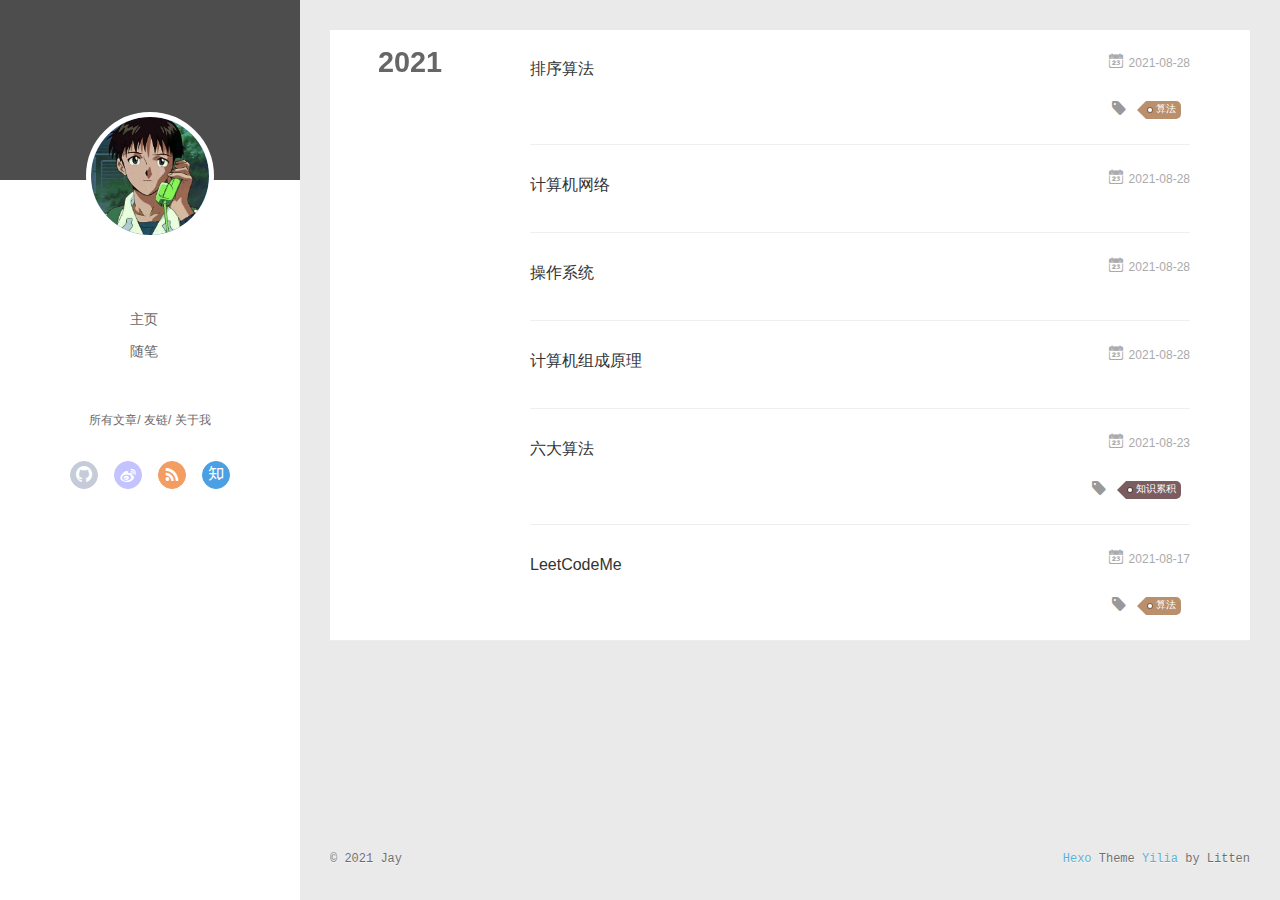
<file: archives/2021/index.html>
<!DOCTYPE html>
<html>
<head>
  <meta charset="utf-8">
  
  <meta name="renderer" content="webkit">
  <meta http-equiv="X-UA-Compatible" content="IE=edge" >
  <link rel="dns-prefetch" href="http://example.com">
  <title>Archives: 2021 | MyFirstBlog</title>
  <meta name="viewport" content="width=device-width, initial-scale=1, maximum-scale=1">
  <meta property="og:type" content="website">
<meta property="og:title" content="MyFirstBlog">
<meta property="og:url" content="http://example.com/archives/2021/index.html">
<meta property="og:site_name" content="MyFirstBlog">
<meta property="og:locale" content="en_US">
<meta property="article:author" content="Jay">
<meta name="twitter:card" content="summary">
  
    <link rel="alternative" href="/atom.xml" title="MyFirstBlog" type="application/atom+xml">
  
  
    <link rel="icon" href="/favicon.png">
  
  <link rel="stylesheet" type="text/css" href="/./main.0cf68a.css">
  <style type="text/css">
  
    #container.show {
      background: linear-gradient(200deg,#a0cfe4,#e8c37e);
    }
  </style>
  

  

<meta name="generator" content="Hexo 5.4.0"></head>

<body>
  <div id="container" q-class="show:isCtnShow">
    <canvas id="anm-canvas" class="anm-canvas"></canvas>
    <div class="left-col" q-class="show:isShow">
      
<div class="overlay" style="background: #4d4d4d"></div>
<div class="intrude-less">
	<header id="header" class="inner">
		<a href="/" class="profilepic">
			<img src="/assets/img/avatar.JPG" class="js-avatar">
		</a>
		<hgroup>
		  <h1 class="header-author"><a href="/"></a></h1>
		</hgroup>
		

		<nav class="header-menu">
			<ul>
			
				<li><a href="/">主页</a></li>
	        
				<li><a href="/tags/%E9%9A%8F%E7%AC%94/">随笔</a></li>
	        
			</ul>
		</nav>
		<nav class="header-smart-menu">
    		
    			
    			<a q-on="click: openSlider(e, 'innerArchive')" href="javascript:void(0)">所有文章</a>
    			
            
    			
    			<a q-on="click: openSlider(e, 'friends')" href="javascript:void(0)">友链</a>
    			
            
    			
    			<a q-on="click: openSlider(e, 'aboutme')" href="javascript:void(0)">关于我</a>
    			
            
		</nav>
		<nav class="header-nav">
			<div class="social">
				
					<a class="github" target="_blank" href="#" title="github"><i class="icon-github"></i></a>
		        
					<a class="weibo" target="_blank" href="#" title="weibo"><i class="icon-weibo"></i></a>
		        
					<a class="rss" target="_blank" href="#" title="rss"><i class="icon-rss"></i></a>
		        
					<a class="zhihu" target="_blank" href="#" title="zhihu"><i class="icon-zhihu"></i></a>
		        
			</div>
		</nav>
	</header>		
</div>

    </div>
    <div class="mid-col" q-class="show:isShow,hide:isShow|isFalse">
      
<nav id="mobile-nav">
  	<div class="overlay js-overlay" style="background: #4d4d4d"></div>
	<div class="btnctn js-mobile-btnctn">
  		<div class="slider-trigger list" q-on="click: openSlider(e)"><i class="icon icon-sort"></i></div>
	</div>
	<div class="intrude-less">
		<header id="header" class="inner">
			<div class="profilepic">
				<img src="/assets/img/avatar.JPG" class="js-avatar">
			</div>
			<hgroup>
			  <h1 class="header-author js-header-author"></h1>
			</hgroup>
			
			
			
				
			
				
			
			
			
			<nav class="header-nav">
				<div class="social">
					
						<a class="github" target="_blank" href="#" title="github"><i class="icon-github"></i></a>
			        
						<a class="weibo" target="_blank" href="#" title="weibo"><i class="icon-weibo"></i></a>
			        
						<a class="rss" target="_blank" href="#" title="rss"><i class="icon-rss"></i></a>
			        
						<a class="zhihu" target="_blank" href="#" title="zhihu"><i class="icon-zhihu"></i></a>
			        
				</div>
			</nav>

			<nav class="header-menu js-header-menu">
				<ul style="width: 50%">
				
				
					<li style="width: 50%"><a href="/">主页</a></li>
		        
					<li style="width: 50%"><a href="/tags/%E9%9A%8F%E7%AC%94/">随笔</a></li>
		        
				</ul>
			</nav>
		</header>				
	</div>
	<div class="mobile-mask" style="display:none" q-show="isShow"></div>
</nav>

      <div id="wrapper" class="body-wrap">
        <div class="menu-l">
          <div class="canvas-wrap">
            <canvas data-colors="#eaeaea" data-sectionHeight="100" data-contentId="js-content" id="myCanvas1" class="anm-canvas"></canvas>
          </div>
          <div id="js-content" class="content-ll">
            
  
  
    
    
      
      
      <section class="archives-wrap">
        <div class="archive-year-wrap">
          <a href="/archives/2021" class="archive-year">2021</a>
        </div>
        <div class="archives">
    
    <article class="archive-article archive-type-post">
  <div class="archive-article-inner">
    <header class="archive-article-header">
      	<div class="article-meta">
	      	<a href="/2021/08/28/%E6%8E%92%E5%BA%8F%E7%AE%97%E6%B3%95/" class="archive-article-date">
  	<time datetime="2021-08-28T09:11:59.000Z" itemprop="datePublished"><i class="icon-calendar icon"></i>2021-08-28</time>
</a>
        </div>
    	 
  
    <h1 itemprop="name">
      <a class="archive-article-title" href="/2021/08/28/%E6%8E%92%E5%BA%8F%E7%AE%97%E6%B3%95/">排序算法</a>
    </h1>
  

        <div class="article-info info-on-right">
          
	<div class="article-tag tagcloud">
		<i class="icon-price-tags icon"></i>
		<ul class="article-tag-list">
			 
        		<li class="article-tag-list-item">
        			<a href="javascript:void(0)" class="js-tag article-tag-list-link color3">算法</a>
        		</li>
      		
		</ul>
	</div>

          

        </div>
        <div class="clearfix"></div>
    </header>
  </div>
</article>
  
    
    
    <article class="archive-article archive-type-post">
  <div class="archive-article-inner">
    <header class="archive-article-header">
      	<div class="article-meta">
	      	<a href="/2021/08/28/%E8%AE%A1%E7%AE%97%E6%9C%BA%E7%BD%91%E7%BB%9C/" class="archive-article-date">
  	<time datetime="2021-08-28T08:46:38.000Z" itemprop="datePublished"><i class="icon-calendar icon"></i>2021-08-28</time>
</a>
        </div>
    	 
  
    <h1 itemprop="name">
      <a class="archive-article-title" href="/2021/08/28/%E8%AE%A1%E7%AE%97%E6%9C%BA%E7%BD%91%E7%BB%9C/">计算机网络</a>
    </h1>
  

        <div class="article-info info-on-right">
          
          

        </div>
        <div class="clearfix"></div>
    </header>
  </div>
</article>
  
    
    
    <article class="archive-article archive-type-post">
  <div class="archive-article-inner">
    <header class="archive-article-header">
      	<div class="article-meta">
	      	<a href="/2021/08/28/%E6%93%8D%E4%BD%9C%E7%B3%BB%E7%BB%9F/" class="archive-article-date">
  	<time datetime="2021-08-28T08:01:55.000Z" itemprop="datePublished"><i class="icon-calendar icon"></i>2021-08-28</time>
</a>
        </div>
    	 
  
    <h1 itemprop="name">
      <a class="archive-article-title" href="/2021/08/28/%E6%93%8D%E4%BD%9C%E7%B3%BB%E7%BB%9F/">操作系统</a>
    </h1>
  

        <div class="article-info info-on-right">
          
          

        </div>
        <div class="clearfix"></div>
    </header>
  </div>
</article>
  
    
    
    <article class="archive-article archive-type-post">
  <div class="archive-article-inner">
    <header class="archive-article-header">
      	<div class="article-meta">
	      	<a href="/2021/08/28/%E8%AE%A1%E7%AE%97%E6%9C%BA%E7%BB%84%E6%88%90%E5%8E%9F%E7%90%86/" class="archive-article-date">
  	<time datetime="2021-08-28T08:01:21.000Z" itemprop="datePublished"><i class="icon-calendar icon"></i>2021-08-28</time>
</a>
        </div>
    	 
  
    <h1 itemprop="name">
      <a class="archive-article-title" href="/2021/08/28/%E8%AE%A1%E7%AE%97%E6%9C%BA%E7%BB%84%E6%88%90%E5%8E%9F%E7%90%86/">计算机组成原理</a>
    </h1>
  

        <div class="article-info info-on-right">
          
          

        </div>
        <div class="clearfix"></div>
    </header>
  </div>
</article>
  
    
    
    <article class="archive-article archive-type-post">
  <div class="archive-article-inner">
    <header class="archive-article-header">
      	<div class="article-meta">
	      	<a href="/2021/08/23/%E5%85%AD%E5%A4%A7%E7%AE%97%E6%B3%95/" class="archive-article-date">
  	<time datetime="2021-08-23T13:57:45.000Z" itemprop="datePublished"><i class="icon-calendar icon"></i>2021-08-23</time>
</a>
        </div>
    	 
  
    <h1 itemprop="name">
      <a class="archive-article-title" href="/2021/08/23/%E5%85%AD%E5%A4%A7%E7%AE%97%E6%B3%95/">六大算法</a>
    </h1>
  

        <div class="article-info info-on-right">
          
	<div class="article-tag tagcloud">
		<i class="icon-price-tags icon"></i>
		<ul class="article-tag-list">
			 
        		<li class="article-tag-list-item">
        			<a href="javascript:void(0)" class="js-tag article-tag-list-link color5">知识累积</a>
        		</li>
      		
		</ul>
	</div>

          

        </div>
        <div class="clearfix"></div>
    </header>
  </div>
</article>
  
    
    
    <article class="archive-article archive-type-post">
  <div class="archive-article-inner">
    <header class="archive-article-header">
      	<div class="article-meta">
	      	<a href="/2021/08/17/LeetCodeMe/" class="archive-article-date">
  	<time datetime="2021-08-17T07:34:07.000Z" itemprop="datePublished"><i class="icon-calendar icon"></i>2021-08-17</time>
</a>
        </div>
    	 
  
    <h1 itemprop="name">
      <a class="archive-article-title" href="/2021/08/17/LeetCodeMe/">LeetCodeMe</a>
    </h1>
  

        <div class="article-info info-on-right">
          
	<div class="article-tag tagcloud">
		<i class="icon-price-tags icon"></i>
		<ul class="article-tag-list">
			 
        		<li class="article-tag-list-item">
        			<a href="javascript:void(0)" class="js-tag article-tag-list-link color3">算法</a>
        		</li>
      		
		</ul>
	</div>

          

        </div>
        <div class="clearfix"></div>
    </header>
  </div>
</article>
  
  
    </div></section>
  

    


          </div>
        </div>
      </div>
      <footer id="footer">
  <div class="outer">
    <div id="footer-info">
    	<div class="footer-left">
    		&copy; 2021 Jay
    	</div>
      	<div class="footer-right">
      		<a href="http://hexo.io/" target="_blank">Hexo</a>  Theme <a href="https://github.com/litten/hexo-theme-yilia" target="_blank">Yilia</a> by Litten
      	</div>
    </div>
  </div>
</footer>
    </div>
    <script>
	var yiliaConfig = {
		mathjax: false,
		isHome: false,
		isPost: false,
		isArchive: true,
		isTag: false,
		isCategory: false,
		open_in_new: false,
		toc_hide_index: true,
		root: "/",
		innerArchive: true,
		showTags: false
	}
</script>

<script>!function(t){function n(e){if(r[e])return r[e].exports;var i=r[e]={exports:{},id:e,loaded:!1};return t[e].call(i.exports,i,i.exports,n),i.loaded=!0,i.exports}var r={};n.m=t,n.c=r,n.p="./",n(0)}([function(t,n,r){r(195),t.exports=r(191)},function(t,n,r){var e=r(3),i=r(52),o=r(27),u=r(28),c=r(53),f="prototype",a=function(t,n,r){var s,l,h,v,p=t&a.F,d=t&a.G,y=t&a.S,g=t&a.P,b=t&a.B,m=d?e:y?e[n]||(e[n]={}):(e[n]||{})[f],x=d?i:i[n]||(i[n]={}),w=x[f]||(x[f]={});d&&(r=n);for(s in r)l=!p&&m&&void 0!==m[s],h=(l?m:r)[s],v=b&&l?c(h,e):g&&"function"==typeof h?c(Function.call,h):h,m&&u(m,s,h,t&a.U),x[s]!=h&&o(x,s,v),g&&w[s]!=h&&(w[s]=h)};e.core=i,a.F=1,a.G=2,a.S=4,a.P=8,a.B=16,a.W=32,a.U=64,a.R=128,t.exports=a},function(t,n,r){var e=r(6);t.exports=function(t){if(!e(t))throw TypeError(t+" is not an object!");return t}},function(t,n){var r=t.exports="undefined"!=typeof window&&window.Math==Math?window:"undefined"!=typeof self&&self.Math==Math?self:Function("return this")();"number"==typeof __g&&(__g=r)},function(t,n){t.exports=function(t){try{return!!t()}catch(t){return!0}}},function(t,n){var r=t.exports="undefined"!=typeof window&&window.Math==Math?window:"undefined"!=typeof self&&self.Math==Math?self:Function("return this")();"number"==typeof __g&&(__g=r)},function(t,n){t.exports=function(t){return"object"==typeof t?null!==t:"function"==typeof t}},function(t,n,r){var e=r(126)("wks"),i=r(76),o=r(3).Symbol,u="function"==typeof o;(t.exports=function(t){return e[t]||(e[t]=u&&o[t]||(u?o:i)("Symbol."+t))}).store=e},function(t,n){var r={}.hasOwnProperty;t.exports=function(t,n){return r.call(t,n)}},function(t,n,r){var e=r(94),i=r(33);t.exports=function(t){return e(i(t))}},function(t,n,r){t.exports=!r(4)(function(){return 7!=Object.defineProperty({},"a",{get:function(){return 7}}).a})},function(t,n,r){var e=r(2),i=r(167),o=r(50),u=Object.defineProperty;n.f=r(10)?Object.defineProperty:function(t,n,r){if(e(t),n=o(n,!0),e(r),i)try{return u(t,n,r)}catch(t){}if("get"in r||"set"in r)throw TypeError("Accessors not supported!");return"value"in r&&(t[n]=r.value),t}},function(t,n,r){t.exports=!r(18)(function(){return 7!=Object.defineProperty({},"a",{get:function(){return 7}}).a})},function(t,n,r){var e=r(14),i=r(22);t.exports=r(12)?function(t,n,r){return e.f(t,n,i(1,r))}:function(t,n,r){return t[n]=r,t}},function(t,n,r){var e=r(20),i=r(58),o=r(42),u=Object.defineProperty;n.f=r(12)?Object.defineProperty:function(t,n,r){if(e(t),n=o(n,!0),e(r),i)try{return u(t,n,r)}catch(t){}if("get"in r||"set"in r)throw TypeError("Accessors not supported!");return"value"in r&&(t[n]=r.value),t}},function(t,n,r){var e=r(40)("wks"),i=r(23),o=r(5).Symbol,u="function"==typeof o;(t.exports=function(t){return e[t]||(e[t]=u&&o[t]||(u?o:i)("Symbol."+t))}).store=e},function(t,n,r){var e=r(67),i=Math.min;t.exports=function(t){return t>0?i(e(t),9007199254740991):0}},function(t,n,r){var e=r(46);t.exports=function(t){return Object(e(t))}},function(t,n){t.exports=function(t){try{return!!t()}catch(t){return!0}}},function(t,n,r){var e=r(63),i=r(34);t.exports=Object.keys||function(t){return e(t,i)}},function(t,n,r){var e=r(21);t.exports=function(t){if(!e(t))throw TypeError(t+" is not an object!");return t}},function(t,n){t.exports=function(t){return"object"==typeof t?null!==t:"function"==typeof t}},function(t,n){t.exports=function(t,n){return{enumerable:!(1&t),configurable:!(2&t),writable:!(4&t),value:n}}},function(t,n){var r=0,e=Math.random();t.exports=function(t){return"Symbol(".concat(void 0===t?"":t,")_",(++r+e).toString(36))}},function(t,n){var r={}.hasOwnProperty;t.exports=function(t,n){return r.call(t,n)}},function(t,n){var r=t.exports={version:"2.4.0"};"number"==typeof __e&&(__e=r)},function(t,n){t.exports=function(t){if("function"!=typeof t)throw TypeError(t+" is not a function!");return t}},function(t,n,r){var e=r(11),i=r(66);t.exports=r(10)?function(t,n,r){return e.f(t,n,i(1,r))}:function(t,n,r){return t[n]=r,t}},function(t,n,r){var e=r(3),i=r(27),o=r(24),u=r(76)("src"),c="toString",f=Function[c],a=(""+f).split(c);r(52).inspectSource=function(t){return f.call(t)},(t.exports=function(t,n,r,c){var f="function"==typeof r;f&&(o(r,"name")||i(r,"name",n)),t[n]!==r&&(f&&(o(r,u)||i(r,u,t[n]?""+t[n]:a.join(String(n)))),t===e?t[n]=r:c?t[n]?t[n]=r:i(t,n,r):(delete t[n],i(t,n,r)))})(Function.prototype,c,function(){return"function"==typeof this&&this[u]||f.call(this)})},function(t,n,r){var e=r(1),i=r(4),o=r(46),u=function(t,n,r,e){var i=String(o(t)),u="<"+n;return""!==r&&(u+=" "+r+'="'+String(e).replace(/"/g,"&quot;")+'"'),u+">"+i+"</"+n+">"};t.exports=function(t,n){var r={};r[t]=n(u),e(e.P+e.F*i(function(){var n=""[t]('"');return n!==n.toLowerCase()||n.split('"').length>3}),"String",r)}},function(t,n,r){var e=r(115),i=r(46);t.exports=function(t){return e(i(t))}},function(t,n,r){var e=r(116),i=r(66),o=r(30),u=r(50),c=r(24),f=r(167),a=Object.getOwnPropertyDescriptor;n.f=r(10)?a:function(t,n){if(t=o(t),n=u(n,!0),f)try{return a(t,n)}catch(t){}if(c(t,n))return i(!e.f.call(t,n),t[n])}},function(t,n,r){var e=r(24),i=r(17),o=r(145)("IE_PROTO"),u=Object.prototype;t.exports=Object.getPrototypeOf||function(t){return t=i(t),e(t,o)?t[o]:"function"==typeof t.constructor&&t instanceof t.constructor?t.constructor.prototype:t instanceof Object?u:null}},function(t,n){t.exports=function(t){if(void 0==t)throw TypeError("Can't call method on  "+t);return t}},function(t,n){t.exports="constructor,hasOwnProperty,isPrototypeOf,propertyIsEnumerable,toLocaleString,toString,valueOf".split(",")},function(t,n){t.exports={}},function(t,n){t.exports=!0},function(t,n){n.f={}.propertyIsEnumerable},function(t,n,r){var e=r(14).f,i=r(8),o=r(15)("toStringTag");t.exports=function(t,n,r){t&&!i(t=r?t:t.prototype,o)&&e(t,o,{configurable:!0,value:n})}},function(t,n,r){var e=r(40)("keys"),i=r(23);t.exports=function(t){return e[t]||(e[t]=i(t))}},function(t,n,r){var e=r(5),i="__core-js_shared__",o=e[i]||(e[i]={});t.exports=function(t){return o[t]||(o[t]={})}},function(t,n){var r=Math.ceil,e=Math.floor;t.exports=function(t){return isNaN(t=+t)?0:(t>0?e:r)(t)}},function(t,n,r){var e=r(21);t.exports=function(t,n){if(!e(t))return t;var r,i;if(n&&"function"==typeof(r=t.toString)&&!e(i=r.call(t)))return i;if("function"==typeof(r=t.valueOf)&&!e(i=r.call(t)))return i;if(!n&&"function"==typeof(r=t.toString)&&!e(i=r.call(t)))return i;throw TypeError("Can't convert object to primitive value")}},function(t,n,r){var e=r(5),i=r(25),o=r(36),u=r(44),c=r(14).f;t.exports=function(t){var n=i.Symbol||(i.Symbol=o?{}:e.Symbol||{});"_"==t.charAt(0)||t in n||c(n,t,{value:u.f(t)})}},function(t,n,r){n.f=r(15)},function(t,n){var r={}.toString;t.exports=function(t){return r.call(t).slice(8,-1)}},function(t,n){t.exports=function(t){if(void 0==t)throw TypeError("Can't call method on  "+t);return t}},function(t,n,r){var e=r(4);t.exports=function(t,n){return!!t&&e(function(){n?t.call(null,function(){},1):t.call(null)})}},function(t,n,r){var e=r(53),i=r(115),o=r(17),u=r(16),c=r(203);t.exports=function(t,n){var r=1==t,f=2==t,a=3==t,s=4==t,l=6==t,h=5==t||l,v=n||c;return function(n,c,p){for(var d,y,g=o(n),b=i(g),m=e(c,p,3),x=u(b.length),w=0,S=r?v(n,x):f?v(n,0):void 0;x>w;w++)if((h||w in b)&&(d=b[w],y=m(d,w,g),t))if(r)S[w]=y;else if(y)switch(t){case 3:return!0;case 5:return d;case 6:return w;case 2:S.push(d)}else if(s)return!1;return l?-1:a||s?s:S}}},function(t,n,r){var e=r(1),i=r(52),o=r(4);t.exports=function(t,n){var r=(i.Object||{})[t]||Object[t],u={};u[t]=n(r),e(e.S+e.F*o(function(){r(1)}),"Object",u)}},function(t,n,r){var e=r(6);t.exports=function(t,n){if(!e(t))return t;var r,i;if(n&&"function"==typeof(r=t.toString)&&!e(i=r.call(t)))return i;if("function"==typeof(r=t.valueOf)&&!e(i=r.call(t)))return i;if(!n&&"function"==typeof(r=t.toString)&&!e(i=r.call(t)))return i;throw TypeError("Can't convert object to primitive value")}},function(t,n,r){var e=r(5),i=r(25),o=r(91),u=r(13),c="prototype",f=function(t,n,r){var a,s,l,h=t&f.F,v=t&f.G,p=t&f.S,d=t&f.P,y=t&f.B,g=t&f.W,b=v?i:i[n]||(i[n]={}),m=b[c],x=v?e:p?e[n]:(e[n]||{})[c];v&&(r=n);for(a in r)(s=!h&&x&&void 0!==x[a])&&a in b||(l=s?x[a]:r[a],b[a]=v&&"function"!=typeof x[a]?r[a]:y&&s?o(l,e):g&&x[a]==l?function(t){var n=function(n,r,e){if(this instanceof t){switch(arguments.length){case 0:return new t;case 1:return new t(n);case 2:return new t(n,r)}return new t(n,r,e)}return t.apply(this,arguments)};return n[c]=t[c],n}(l):d&&"function"==typeof l?o(Function.call,l):l,d&&((b.virtual||(b.virtual={}))[a]=l,t&f.R&&m&&!m[a]&&u(m,a,l)))};f.F=1,f.G=2,f.S=4,f.P=8,f.B=16,f.W=32,f.U=64,f.R=128,t.exports=f},function(t,n){var r=t.exports={version:"2.4.0"};"number"==typeof __e&&(__e=r)},function(t,n,r){var e=r(26);t.exports=function(t,n,r){if(e(t),void 0===n)return t;switch(r){case 1:return function(r){return t.call(n,r)};case 2:return function(r,e){return t.call(n,r,e)};case 3:return function(r,e,i){return t.call(n,r,e,i)}}return function(){return t.apply(n,arguments)}}},function(t,n,r){var e=r(183),i=r(1),o=r(126)("metadata"),u=o.store||(o.store=new(r(186))),c=function(t,n,r){var i=u.get(t);if(!i){if(!r)return;u.set(t,i=new e)}var o=i.get(n);if(!o){if(!r)return;i.set(n,o=new e)}return o},f=function(t,n,r){var e=c(n,r,!1);return void 0!==e&&e.has(t)},a=function(t,n,r){var e=c(n,r,!1);return void 0===e?void 0:e.get(t)},s=function(t,n,r,e){c(r,e,!0).set(t,n)},l=function(t,n){var r=c(t,n,!1),e=[];return r&&r.forEach(function(t,n){e.push(n)}),e},h=function(t){return void 0===t||"symbol"==typeof t?t:String(t)},v=function(t){i(i.S,"Reflect",t)};t.exports={store:u,map:c,has:f,get:a,set:s,keys:l,key:h,exp:v}},function(t,n,r){"use strict";if(r(10)){var e=r(69),i=r(3),o=r(4),u=r(1),c=r(127),f=r(152),a=r(53),s=r(68),l=r(66),h=r(27),v=r(73),p=r(67),d=r(16),y=r(75),g=r(50),b=r(24),m=r(180),x=r(114),w=r(6),S=r(17),_=r(137),O=r(70),E=r(32),P=r(71).f,j=r(154),F=r(76),M=r(7),A=r(48),N=r(117),T=r(146),I=r(155),k=r(80),L=r(123),R=r(74),C=r(130),D=r(160),U=r(11),W=r(31),G=U.f,B=W.f,V=i.RangeError,z=i.TypeError,q=i.Uint8Array,K="ArrayBuffer",J="Shared"+K,Y="BYTES_PER_ELEMENT",H="prototype",$=Array[H],X=f.ArrayBuffer,Q=f.DataView,Z=A(0),tt=A(2),nt=A(3),rt=A(4),et=A(5),it=A(6),ot=N(!0),ut=N(!1),ct=I.values,ft=I.keys,at=I.entries,st=$.lastIndexOf,lt=$.reduce,ht=$.reduceRight,vt=$.join,pt=$.sort,dt=$.slice,yt=$.toString,gt=$.toLocaleString,bt=M("iterator"),mt=M("toStringTag"),xt=F("typed_constructor"),wt=F("def_constructor"),St=c.CONSTR,_t=c.TYPED,Ot=c.VIEW,Et="Wrong length!",Pt=A(1,function(t,n){return Tt(T(t,t[wt]),n)}),jt=o(function(){return 1===new q(new Uint16Array([1]).buffer)[0]}),Ft=!!q&&!!q[H].set&&o(function(){new q(1).set({})}),Mt=function(t,n){if(void 0===t)throw z(Et);var r=+t,e=d(t);if(n&&!m(r,e))throw V(Et);return e},At=function(t,n){var r=p(t);if(r<0||r%n)throw V("Wrong offset!");return r},Nt=function(t){if(w(t)&&_t in t)return t;throw z(t+" is not a typed array!")},Tt=function(t,n){if(!(w(t)&&xt in t))throw z("It is not a typed array constructor!");return new t(n)},It=function(t,n){return kt(T(t,t[wt]),n)},kt=function(t,n){for(var r=0,e=n.length,i=Tt(t,e);e>r;)i[r]=n[r++];return i},Lt=function(t,n,r){G(t,n,{get:function(){return this._d[r]}})},Rt=function(t){var n,r,e,i,o,u,c=S(t),f=arguments.length,s=f>1?arguments[1]:void 0,l=void 0!==s,h=j(c);if(void 0!=h&&!_(h)){for(u=h.call(c),e=[],n=0;!(o=u.next()).done;n++)e.push(o.value);c=e}for(l&&f>2&&(s=a(s,arguments[2],2)),n=0,r=d(c.length),i=Tt(this,r);r>n;n++)i[n]=l?s(c[n],n):c[n];return i},Ct=function(){for(var t=0,n=arguments.length,r=Tt(this,n);n>t;)r[t]=arguments[t++];return r},Dt=!!q&&o(function(){gt.call(new q(1))}),Ut=function(){return gt.apply(Dt?dt.call(Nt(this)):Nt(this),arguments)},Wt={copyWithin:function(t,n){return D.call(Nt(this),t,n,arguments.length>2?arguments[2]:void 0)},every:function(t){return rt(Nt(this),t,arguments.length>1?arguments[1]:void 0)},fill:function(t){return C.apply(Nt(this),arguments)},filter:function(t){return It(this,tt(Nt(this),t,arguments.length>1?arguments[1]:void 0))},find:function(t){return et(Nt(this),t,arguments.length>1?arguments[1]:void 0)},findIndex:function(t){return it(Nt(this),t,arguments.length>1?arguments[1]:void 0)},forEach:function(t){Z(Nt(this),t,arguments.length>1?arguments[1]:void 0)},indexOf:function(t){return ut(Nt(this),t,arguments.length>1?arguments[1]:void 0)},includes:function(t){return ot(Nt(this),t,arguments.length>1?arguments[1]:void 0)},join:function(t){return vt.apply(Nt(this),arguments)},lastIndexOf:function(t){return st.apply(Nt(this),arguments)},map:function(t){return Pt(Nt(this),t,arguments.length>1?arguments[1]:void 0)},reduce:function(t){return lt.apply(Nt(this),arguments)},reduceRight:function(t){return ht.apply(Nt(this),arguments)},reverse:function(){for(var t,n=this,r=Nt(n).length,e=Math.floor(r/2),i=0;i<e;)t=n[i],n[i++]=n[--r],n[r]=t;return n},some:function(t){return nt(Nt(this),t,arguments.length>1?arguments[1]:void 0)},sort:function(t){return pt.call(Nt(this),t)},subarray:function(t,n){var r=Nt(this),e=r.length,i=y(t,e);return new(T(r,r[wt]))(r.buffer,r.byteOffset+i*r.BYTES_PER_ELEMENT,d((void 0===n?e:y(n,e))-i))}},Gt=function(t,n){return It(this,dt.call(Nt(this),t,n))},Bt=function(t){Nt(this);var n=At(arguments[1],1),r=this.length,e=S(t),i=d(e.length),o=0;if(i+n>r)throw V(Et);for(;o<i;)this[n+o]=e[o++]},Vt={entries:function(){return at.call(Nt(this))},keys:function(){return ft.call(Nt(this))},values:function(){return ct.call(Nt(this))}},zt=function(t,n){return w(t)&&t[_t]&&"symbol"!=typeof n&&n in t&&String(+n)==String(n)},qt=function(t,n){return zt(t,n=g(n,!0))?l(2,t[n]):B(t,n)},Kt=function(t,n,r){return!(zt(t,n=g(n,!0))&&w(r)&&b(r,"value"))||b(r,"get")||b(r,"set")||r.configurable||b(r,"writable")&&!r.writable||b(r,"enumerable")&&!r.enumerable?G(t,n,r):(t[n]=r.value,t)};St||(W.f=qt,U.f=Kt),u(u.S+u.F*!St,"Object",{getOwnPropertyDescriptor:qt,defineProperty:Kt}),o(function(){yt.call({})})&&(yt=gt=function(){return vt.call(this)});var Jt=v({},Wt);v(Jt,Vt),h(Jt,bt,Vt.values),v(Jt,{slice:Gt,set:Bt,constructor:function(){},toString:yt,toLocaleString:Ut}),Lt(Jt,"buffer","b"),Lt(Jt,"byteOffset","o"),Lt(Jt,"byteLength","l"),Lt(Jt,"length","e"),G(Jt,mt,{get:function(){return this[_t]}}),t.exports=function(t,n,r,f){f=!!f;var a=t+(f?"Clamped":"")+"Array",l="Uint8Array"!=a,v="get"+t,p="set"+t,y=i[a],g=y||{},b=y&&E(y),m=!y||!c.ABV,S={},_=y&&y[H],j=function(t,r){var e=t._d;return e.v[v](r*n+e.o,jt)},F=function(t,r,e){var i=t._d;f&&(e=(e=Math.round(e))<0?0:e>255?255:255&e),i.v[p](r*n+i.o,e,jt)},M=function(t,n){G(t,n,{get:function(){return j(this,n)},set:function(t){return F(this,n,t)},enumerable:!0})};m?(y=r(function(t,r,e,i){s(t,y,a,"_d");var o,u,c,f,l=0,v=0;if(w(r)){if(!(r instanceof X||(f=x(r))==K||f==J))return _t in r?kt(y,r):Rt.call(y,r);o=r,v=At(e,n);var p=r.byteLength;if(void 0===i){if(p%n)throw V(Et);if((u=p-v)<0)throw V(Et)}else if((u=d(i)*n)+v>p)throw V(Et);c=u/n}else c=Mt(r,!0),u=c*n,o=new X(u);for(h(t,"_d",{b:o,o:v,l:u,e:c,v:new Q(o)});l<c;)M(t,l++)}),_=y[H]=O(Jt),h(_,"constructor",y)):L(function(t){new y(null),new y(t)},!0)||(y=r(function(t,r,e,i){s(t,y,a);var o;return w(r)?r instanceof X||(o=x(r))==K||o==J?void 0!==i?new g(r,At(e,n),i):void 0!==e?new g(r,At(e,n)):new g(r):_t in r?kt(y,r):Rt.call(y,r):new g(Mt(r,l))}),Z(b!==Function.prototype?P(g).concat(P(b)):P(g),function(t){t in y||h(y,t,g[t])}),y[H]=_,e||(_.constructor=y));var A=_[bt],N=!!A&&("values"==A.name||void 0==A.name),T=Vt.values;h(y,xt,!0),h(_,_t,a),h(_,Ot,!0),h(_,wt,y),(f?new y(1)[mt]==a:mt in _)||G(_,mt,{get:function(){return a}}),S[a]=y,u(u.G+u.W+u.F*(y!=g),S),u(u.S,a,{BYTES_PER_ELEMENT:n,from:Rt,of:Ct}),Y in _||h(_,Y,n),u(u.P,a,Wt),R(a),u(u.P+u.F*Ft,a,{set:Bt}),u(u.P+u.F*!N,a,Vt),u(u.P+u.F*(_.toString!=yt),a,{toString:yt}),u(u.P+u.F*o(function(){new y(1).slice()}),a,{slice:Gt}),u(u.P+u.F*(o(function(){return[1,2].toLocaleString()!=new y([1,2]).toLocaleString()})||!o(function(){_.toLocaleString.call([1,2])})),a,{toLocaleString:Ut}),k[a]=N?A:T,e||N||h(_,bt,T)}}else t.exports=function(){}},function(t,n){var r={}.toString;t.exports=function(t){return r.call(t).slice(8,-1)}},function(t,n,r){var e=r(21),i=r(5).document,o=e(i)&&e(i.createElement);t.exports=function(t){return o?i.createElement(t):{}}},function(t,n,r){t.exports=!r(12)&&!r(18)(function(){return 7!=Object.defineProperty(r(57)("div"),"a",{get:function(){return 7}}).a})},function(t,n,r){"use strict";var e=r(36),i=r(51),o=r(64),u=r(13),c=r(8),f=r(35),a=r(96),s=r(38),l=r(103),h=r(15)("iterator"),v=!([].keys&&"next"in[].keys()),p="keys",d="values",y=function(){return this};t.exports=function(t,n,r,g,b,m,x){a(r,n,g);var w,S,_,O=function(t){if(!v&&t in F)return F[t];switch(t){case p:case d:return function(){return new r(this,t)}}return function(){return new r(this,t)}},E=n+" Iterator",P=b==d,j=!1,F=t.prototype,M=F[h]||F["@@iterator"]||b&&F[b],A=M||O(b),N=b?P?O("entries"):A:void 0,T="Array"==n?F.entries||M:M;if(T&&(_=l(T.call(new t)))!==Object.prototype&&(s(_,E,!0),e||c(_,h)||u(_,h,y)),P&&M&&M.name!==d&&(j=!0,A=function(){return M.call(this)}),e&&!x||!v&&!j&&F[h]||u(F,h,A),f[n]=A,f[E]=y,b)if(w={values:P?A:O(d),keys:m?A:O(p),entries:N},x)for(S in w)S in F||o(F,S,w[S]);else i(i.P+i.F*(v||j),n,w);return w}},function(t,n,r){var e=r(20),i=r(100),o=r(34),u=r(39)("IE_PROTO"),c=function(){},f="prototype",a=function(){var t,n=r(57)("iframe"),e=o.length;for(n.style.display="none",r(93).appendChild(n),n.src="javascript:",t=n.contentWindow.document,t.open(),t.write("<script>document.F=Object<\/script>"),t.close(),a=t.F;e--;)delete a[f][o[e]];return a()};t.exports=Object.create||function(t,n){var r;return null!==t?(c[f]=e(t),r=new c,c[f]=null,r[u]=t):r=a(),void 0===n?r:i(r,n)}},function(t,n,r){var e=r(63),i=r(34).concat("length","prototype");n.f=Object.getOwnPropertyNames||function(t){return e(t,i)}},function(t,n){n.f=Object.getOwnPropertySymbols},function(t,n,r){var e=r(8),i=r(9),o=r(90)(!1),u=r(39)("IE_PROTO");t.exports=function(t,n){var r,c=i(t),f=0,a=[];for(r in c)r!=u&&e(c,r)&&a.push(r);for(;n.length>f;)e(c,r=n[f++])&&(~o(a,r)||a.push(r));return a}},function(t,n,r){t.exports=r(13)},function(t,n,r){var e=r(76)("meta"),i=r(6),o=r(24),u=r(11).f,c=0,f=Object.isExtensible||function(){return!0},a=!r(4)(function(){return f(Object.preventExtensions({}))}),s=function(t){u(t,e,{value:{i:"O"+ ++c,w:{}}})},l=function(t,n){if(!i(t))return"symbol"==typeof t?t:("string"==typeof t?"S":"P")+t;if(!o(t,e)){if(!f(t))return"F";if(!n)return"E";s(t)}return t[e].i},h=function(t,n){if(!o(t,e)){if(!f(t))return!0;if(!n)return!1;s(t)}return t[e].w},v=function(t){return a&&p.NEED&&f(t)&&!o(t,e)&&s(t),t},p=t.exports={KEY:e,NEED:!1,fastKey:l,getWeak:h,onFreeze:v}},function(t,n){t.exports=function(t,n){return{enumerable:!(1&t),configurable:!(2&t),writable:!(4&t),value:n}}},function(t,n){var r=Math.ceil,e=Math.floor;t.exports=function(t){return isNaN(t=+t)?0:(t>0?e:r)(t)}},function(t,n){t.exports=function(t,n,r,e){if(!(t instanceof n)||void 0!==e&&e in t)throw TypeError(r+": incorrect invocation!");return t}},function(t,n){t.exports=!1},function(t,n,r){var e=r(2),i=r(173),o=r(133),u=r(145)("IE_PROTO"),c=function(){},f="prototype",a=function(){var t,n=r(132)("iframe"),e=o.length;for(n.style.display="none",r(135).appendChild(n),n.src="javascript:",t=n.contentWindow.document,t.open(),t.write("<script>document.F=Object<\/script>"),t.close(),a=t.F;e--;)delete a[f][o[e]];return a()};t.exports=Object.create||function(t,n){var r;return null!==t?(c[f]=e(t),r=new c,c[f]=null,r[u]=t):r=a(),void 0===n?r:i(r,n)}},function(t,n,r){var e=r(175),i=r(133).concat("length","prototype");n.f=Object.getOwnPropertyNames||function(t){return e(t,i)}},function(t,n,r){var e=r(175),i=r(133);t.exports=Object.keys||function(t){return e(t,i)}},function(t,n,r){var e=r(28);t.exports=function(t,n,r){for(var i in n)e(t,i,n[i],r);return t}},function(t,n,r){"use strict";var e=r(3),i=r(11),o=r(10),u=r(7)("species");t.exports=function(t){var n=e[t];o&&n&&!n[u]&&i.f(n,u,{configurable:!0,get:function(){return this}})}},function(t,n,r){var e=r(67),i=Math.max,o=Math.min;t.exports=function(t,n){return t=e(t),t<0?i(t+n,0):o(t,n)}},function(t,n){var r=0,e=Math.random();t.exports=function(t){return"Symbol(".concat(void 0===t?"":t,")_",(++r+e).toString(36))}},function(t,n,r){var e=r(33);t.exports=function(t){return Object(e(t))}},function(t,n,r){var e=r(7)("unscopables"),i=Array.prototype;void 0==i[e]&&r(27)(i,e,{}),t.exports=function(t){i[e][t]=!0}},function(t,n,r){var e=r(53),i=r(169),o=r(137),u=r(2),c=r(16),f=r(154),a={},s={},n=t.exports=function(t,n,r,l,h){var v,p,d,y,g=h?function(){return t}:f(t),b=e(r,l,n?2:1),m=0;if("function"!=typeof g)throw TypeError(t+" is not iterable!");if(o(g)){for(v=c(t.length);v>m;m++)if((y=n?b(u(p=t[m])[0],p[1]):b(t[m]))===a||y===s)return y}else for(d=g.call(t);!(p=d.next()).done;)if((y=i(d,b,p.value,n))===a||y===s)return y};n.BREAK=a,n.RETURN=s},function(t,n){t.exports={}},function(t,n,r){var e=r(11).f,i=r(24),o=r(7)("toStringTag");t.exports=function(t,n,r){t&&!i(t=r?t:t.prototype,o)&&e(t,o,{configurable:!0,value:n})}},function(t,n,r){var e=r(1),i=r(46),o=r(4),u=r(150),c="["+u+"]",f="​",a=RegExp("^"+c+c+"*"),s=RegExp(c+c+"*$"),l=function(t,n,r){var i={},c=o(function(){return!!u[t]()||f[t]()!=f}),a=i[t]=c?n(h):u[t];r&&(i[r]=a),e(e.P+e.F*c,"String",i)},h=l.trim=function(t,n){return t=String(i(t)),1&n&&(t=t.replace(a,"")),2&n&&(t=t.replace(s,"")),t};t.exports=l},function(t,n,r){t.exports={default:r(86),__esModule:!0}},function(t,n,r){t.exports={default:r(87),__esModule:!0}},function(t,n,r){"use strict";function e(t){return t&&t.__esModule?t:{default:t}}n.__esModule=!0;var i=r(84),o=e(i),u=r(83),c=e(u),f="function"==typeof c.default&&"symbol"==typeof o.default?function(t){return typeof t}:function(t){return t&&"function"==typeof c.default&&t.constructor===c.default&&t!==c.default.prototype?"symbol":typeof t};n.default="function"==typeof c.default&&"symbol"===f(o.default)?function(t){return void 0===t?"undefined":f(t)}:function(t){return t&&"function"==typeof c.default&&t.constructor===c.default&&t!==c.default.prototype?"symbol":void 0===t?"undefined":f(t)}},function(t,n,r){r(110),r(108),r(111),r(112),t.exports=r(25).Symbol},function(t,n,r){r(109),r(113),t.exports=r(44).f("iterator")},function(t,n){t.exports=function(t){if("function"!=typeof t)throw TypeError(t+" is not a function!");return t}},function(t,n){t.exports=function(){}},function(t,n,r){var e=r(9),i=r(106),o=r(105);t.exports=function(t){return function(n,r,u){var c,f=e(n),a=i(f.length),s=o(u,a);if(t&&r!=r){for(;a>s;)if((c=f[s++])!=c)return!0}else for(;a>s;s++)if((t||s in f)&&f[s]===r)return t||s||0;return!t&&-1}}},function(t,n,r){var e=r(88);t.exports=function(t,n,r){if(e(t),void 0===n)return t;switch(r){case 1:return function(r){return t.call(n,r)};case 2:return function(r,e){return t.call(n,r,e)};case 3:return function(r,e,i){return t.call(n,r,e,i)}}return function(){return t.apply(n,arguments)}}},function(t,n,r){var e=r(19),i=r(62),o=r(37);t.exports=function(t){var n=e(t),r=i.f;if(r)for(var u,c=r(t),f=o.f,a=0;c.length>a;)f.call(t,u=c[a++])&&n.push(u);return n}},function(t,n,r){t.exports=r(5).document&&document.documentElement},function(t,n,r){var e=r(56);t.exports=Object("z").propertyIsEnumerable(0)?Object:function(t){return"String"==e(t)?t.split(""):Object(t)}},function(t,n,r){var e=r(56);t.exports=Array.isArray||function(t){return"Array"==e(t)}},function(t,n,r){"use strict";var e=r(60),i=r(22),o=r(38),u={};r(13)(u,r(15)("iterator"),function(){return this}),t.exports=function(t,n,r){t.prototype=e(u,{next:i(1,r)}),o(t,n+" Iterator")}},function(t,n){t.exports=function(t,n){return{value:n,done:!!t}}},function(t,n,r){var e=r(19),i=r(9);t.exports=function(t,n){for(var r,o=i(t),u=e(o),c=u.length,f=0;c>f;)if(o[r=u[f++]]===n)return r}},function(t,n,r){var e=r(23)("meta"),i=r(21),o=r(8),u=r(14).f,c=0,f=Object.isExtensible||function(){return!0},a=!r(18)(function(){return f(Object.preventExtensions({}))}),s=function(t){u(t,e,{value:{i:"O"+ ++c,w:{}}})},l=function(t,n){if(!i(t))return"symbol"==typeof t?t:("string"==typeof t?"S":"P")+t;if(!o(t,e)){if(!f(t))return"F";if(!n)return"E";s(t)}return t[e].i},h=function(t,n){if(!o(t,e)){if(!f(t))return!0;if(!n)return!1;s(t)}return t[e].w},v=function(t){return a&&p.NEED&&f(t)&&!o(t,e)&&s(t),t},p=t.exports={KEY:e,NEED:!1,fastKey:l,getWeak:h,onFreeze:v}},function(t,n,r){var e=r(14),i=r(20),o=r(19);t.exports=r(12)?Object.defineProperties:function(t,n){i(t);for(var r,u=o(n),c=u.length,f=0;c>f;)e.f(t,r=u[f++],n[r]);return t}},function(t,n,r){var e=r(37),i=r(22),o=r(9),u=r(42),c=r(8),f=r(58),a=Object.getOwnPropertyDescriptor;n.f=r(12)?a:function(t,n){if(t=o(t),n=u(n,!0),f)try{return a(t,n)}catch(t){}if(c(t,n))return i(!e.f.call(t,n),t[n])}},function(t,n,r){var e=r(9),i=r(61).f,o={}.toString,u="object"==typeof window&&window&&Object.getOwnPropertyNames?Object.getOwnPropertyNames(window):[],c=function(t){try{return i(t)}catch(t){return u.slice()}};t.exports.f=function(t){return u&&"[object Window]"==o.call(t)?c(t):i(e(t))}},function(t,n,r){var e=r(8),i=r(77),o=r(39)("IE_PROTO"),u=Object.prototype;t.exports=Object.getPrototypeOf||function(t){return t=i(t),e(t,o)?t[o]:"function"==typeof t.constructor&&t instanceof t.constructor?t.constructor.prototype:t instanceof Object?u:null}},function(t,n,r){var e=r(41),i=r(33);t.exports=function(t){return function(n,r){var o,u,c=String(i(n)),f=e(r),a=c.length;return f<0||f>=a?t?"":void 0:(o=c.charCodeAt(f),o<55296||o>56319||f+1===a||(u=c.charCodeAt(f+1))<56320||u>57343?t?c.charAt(f):o:t?c.slice(f,f+2):u-56320+(o-55296<<10)+65536)}}},function(t,n,r){var e=r(41),i=Math.max,o=Math.min;t.exports=function(t,n){return t=e(t),t<0?i(t+n,0):o(t,n)}},function(t,n,r){var e=r(41),i=Math.min;t.exports=function(t){return t>0?i(e(t),9007199254740991):0}},function(t,n,r){"use strict";var e=r(89),i=r(97),o=r(35),u=r(9);t.exports=r(59)(Array,"Array",function(t,n){this._t=u(t),this._i=0,this._k=n},function(){var t=this._t,n=this._k,r=this._i++;return!t||r>=t.length?(this._t=void 0,i(1)):"keys"==n?i(0,r):"values"==n?i(0,t[r]):i(0,[r,t[r]])},"values"),o.Arguments=o.Array,e("keys"),e("values"),e("entries")},function(t,n){},function(t,n,r){"use strict";var e=r(104)(!0);r(59)(String,"String",function(t){this._t=String(t),this._i=0},function(){var t,n=this._t,r=this._i;return r>=n.length?{value:void 0,done:!0}:(t=e(n,r),this._i+=t.length,{value:t,done:!1})})},function(t,n,r){"use strict";var e=r(5),i=r(8),o=r(12),u=r(51),c=r(64),f=r(99).KEY,a=r(18),s=r(40),l=r(38),h=r(23),v=r(15),p=r(44),d=r(43),y=r(98),g=r(92),b=r(95),m=r(20),x=r(9),w=r(42),S=r(22),_=r(60),O=r(102),E=r(101),P=r(14),j=r(19),F=E.f,M=P.f,A=O.f,N=e.Symbol,T=e.JSON,I=T&&T.stringify,k="prototype",L=v("_hidden"),R=v("toPrimitive"),C={}.propertyIsEnumerable,D=s("symbol-registry"),U=s("symbols"),W=s("op-symbols"),G=Object[k],B="function"==typeof N,V=e.QObject,z=!V||!V[k]||!V[k].findChild,q=o&&a(function(){return 7!=_(M({},"a",{get:function(){return M(this,"a",{value:7}).a}})).a})?function(t,n,r){var e=F(G,n);e&&delete G[n],M(t,n,r),e&&t!==G&&M(G,n,e)}:M,K=function(t){var n=U[t]=_(N[k]);return n._k=t,n},J=B&&"symbol"==typeof N.iterator?function(t){return"symbol"==typeof t}:function(t){return t instanceof N},Y=function(t,n,r){return t===G&&Y(W,n,r),m(t),n=w(n,!0),m(r),i(U,n)?(r.enumerable?(i(t,L)&&t[L][n]&&(t[L][n]=!1),r=_(r,{enumerable:S(0,!1)})):(i(t,L)||M(t,L,S(1,{})),t[L][n]=!0),q(t,n,r)):M(t,n,r)},H=function(t,n){m(t);for(var r,e=g(n=x(n)),i=0,o=e.length;o>i;)Y(t,r=e[i++],n[r]);return t},$=function(t,n){return void 0===n?_(t):H(_(t),n)},X=function(t){var n=C.call(this,t=w(t,!0));return!(this===G&&i(U,t)&&!i(W,t))&&(!(n||!i(this,t)||!i(U,t)||i(this,L)&&this[L][t])||n)},Q=function(t,n){if(t=x(t),n=w(n,!0),t!==G||!i(U,n)||i(W,n)){var r=F(t,n);return!r||!i(U,n)||i(t,L)&&t[L][n]||(r.enumerable=!0),r}},Z=function(t){for(var n,r=A(x(t)),e=[],o=0;r.length>o;)i(U,n=r[o++])||n==L||n==f||e.push(n);return e},tt=function(t){for(var n,r=t===G,e=A(r?W:x(t)),o=[],u=0;e.length>u;)!i(U,n=e[u++])||r&&!i(G,n)||o.push(U[n]);return o};B||(N=function(){if(this instanceof N)throw TypeError("Symbol is not a constructor!");var t=h(arguments.length>0?arguments[0]:void 0),n=function(r){this===G&&n.call(W,r),i(this,L)&&i(this[L],t)&&(this[L][t]=!1),q(this,t,S(1,r))};return o&&z&&q(G,t,{configurable:!0,set:n}),K(t)},c(N[k],"toString",function(){return this._k}),E.f=Q,P.f=Y,r(61).f=O.f=Z,r(37).f=X,r(62).f=tt,o&&!r(36)&&c(G,"propertyIsEnumerable",X,!0),p.f=function(t){return K(v(t))}),u(u.G+u.W+u.F*!B,{Symbol:N});for(var nt="hasInstance,isConcatSpreadable,iterator,match,replace,search,species,split,toPrimitive,toStringTag,unscopables".split(","),rt=0;nt.length>rt;)v(nt[rt++]);for(var nt=j(v.store),rt=0;nt.length>rt;)d(nt[rt++]);u(u.S+u.F*!B,"Symbol",{for:function(t){return i(D,t+="")?D[t]:D[t]=N(t)},keyFor:function(t){if(J(t))return y(D,t);throw TypeError(t+" is not a symbol!")},useSetter:function(){z=!0},useSimple:function(){z=!1}}),u(u.S+u.F*!B,"Object",{create:$,defineProperty:Y,defineProperties:H,getOwnPropertyDescriptor:Q,getOwnPropertyNames:Z,getOwnPropertySymbols:tt}),T&&u(u.S+u.F*(!B||a(function(){var t=N();return"[null]"!=I([t])||"{}"!=I({a:t})||"{}"!=I(Object(t))})),"JSON",{stringify:function(t){if(void 0!==t&&!J(t)){for(var n,r,e=[t],i=1;arguments.length>i;)e.push(arguments[i++]);return n=e[1],"function"==typeof n&&(r=n),!r&&b(n)||(n=function(t,n){if(r&&(n=r.call(this,t,n)),!J(n))return n}),e[1]=n,I.apply(T,e)}}}),N[k][R]||r(13)(N[k],R,N[k].valueOf),l(N,"Symbol"),l(Math,"Math",!0),l(e.JSON,"JSON",!0)},function(t,n,r){r(43)("asyncIterator")},function(t,n,r){r(43)("observable")},function(t,n,r){r(107);for(var e=r(5),i=r(13),o=r(35),u=r(15)("toStringTag"),c=["NodeList","DOMTokenList","MediaList","StyleSheetList","CSSRuleList"],f=0;f<5;f++){var a=c[f],s=e[a],l=s&&s.prototype;l&&!l[u]&&i(l,u,a),o[a]=o.Array}},function(t,n,r){var e=r(45),i=r(7)("toStringTag"),o="Arguments"==e(function(){return arguments}()),u=function(t,n){try{return t[n]}catch(t){}};t.exports=function(t){var n,r,c;return void 0===t?"Undefined":null===t?"Null":"string"==typeof(r=u(n=Object(t),i))?r:o?e(n):"Object"==(c=e(n))&&"function"==typeof n.callee?"Arguments":c}},function(t,n,r){var e=r(45);t.exports=Object("z").propertyIsEnumerable(0)?Object:function(t){return"String"==e(t)?t.split(""):Object(t)}},function(t,n){n.f={}.propertyIsEnumerable},function(t,n,r){var e=r(30),i=r(16),o=r(75);t.exports=function(t){return function(n,r,u){var c,f=e(n),a=i(f.length),s=o(u,a);if(t&&r!=r){for(;a>s;)if((c=f[s++])!=c)return!0}else for(;a>s;s++)if((t||s in f)&&f[s]===r)return t||s||0;return!t&&-1}}},function(t,n,r){"use strict";var e=r(3),i=r(1),o=r(28),u=r(73),c=r(65),f=r(79),a=r(68),s=r(6),l=r(4),h=r(123),v=r(81),p=r(136);t.exports=function(t,n,r,d,y,g){var b=e[t],m=b,x=y?"set":"add",w=m&&m.prototype,S={},_=function(t){var n=w[t];o(w,t,"delete"==t?function(t){return!(g&&!s(t))&&n.call(this,0===t?0:t)}:"has"==t?function(t){return!(g&&!s(t))&&n.call(this,0===t?0:t)}:"get"==t?function(t){return g&&!s(t)?void 0:n.call(this,0===t?0:t)}:"add"==t?function(t){return n.call(this,0===t?0:t),this}:function(t,r){return n.call(this,0===t?0:t,r),this})};if("function"==typeof m&&(g||w.forEach&&!l(function(){(new m).entries().next()}))){var O=new m,E=O[x](g?{}:-0,1)!=O,P=l(function(){O.has(1)}),j=h(function(t){new m(t)}),F=!g&&l(function(){for(var t=new m,n=5;n--;)t[x](n,n);return!t.has(-0)});j||(m=n(function(n,r){a(n,m,t);var e=p(new b,n,m);return void 0!=r&&f(r,y,e[x],e),e}),m.prototype=w,w.constructor=m),(P||F)&&(_("delete"),_("has"),y&&_("get")),(F||E)&&_(x),g&&w.clear&&delete w.clear}else m=d.getConstructor(n,t,y,x),u(m.prototype,r),c.NEED=!0;return v(m,t),S[t]=m,i(i.G+i.W+i.F*(m!=b),S),g||d.setStrong(m,t,y),m}},function(t,n,r){"use strict";var e=r(27),i=r(28),o=r(4),u=r(46),c=r(7);t.exports=function(t,n,r){var f=c(t),a=r(u,f,""[t]),s=a[0],l=a[1];o(function(){var n={};return n[f]=function(){return 7},7!=""[t](n)})&&(i(String.prototype,t,s),e(RegExp.prototype,f,2==n?function(t,n){return l.call(t,this,n)}:function(t){return l.call(t,this)}))}
},function(t,n,r){"use strict";var e=r(2);t.exports=function(){var t=e(this),n="";return t.global&&(n+="g"),t.ignoreCase&&(n+="i"),t.multiline&&(n+="m"),t.unicode&&(n+="u"),t.sticky&&(n+="y"),n}},function(t,n){t.exports=function(t,n,r){var e=void 0===r;switch(n.length){case 0:return e?t():t.call(r);case 1:return e?t(n[0]):t.call(r,n[0]);case 2:return e?t(n[0],n[1]):t.call(r,n[0],n[1]);case 3:return e?t(n[0],n[1],n[2]):t.call(r,n[0],n[1],n[2]);case 4:return e?t(n[0],n[1],n[2],n[3]):t.call(r,n[0],n[1],n[2],n[3])}return t.apply(r,n)}},function(t,n,r){var e=r(6),i=r(45),o=r(7)("match");t.exports=function(t){var n;return e(t)&&(void 0!==(n=t[o])?!!n:"RegExp"==i(t))}},function(t,n,r){var e=r(7)("iterator"),i=!1;try{var o=[7][e]();o.return=function(){i=!0},Array.from(o,function(){throw 2})}catch(t){}t.exports=function(t,n){if(!n&&!i)return!1;var r=!1;try{var o=[7],u=o[e]();u.next=function(){return{done:r=!0}},o[e]=function(){return u},t(o)}catch(t){}return r}},function(t,n,r){t.exports=r(69)||!r(4)(function(){var t=Math.random();__defineSetter__.call(null,t,function(){}),delete r(3)[t]})},function(t,n){n.f=Object.getOwnPropertySymbols},function(t,n,r){var e=r(3),i="__core-js_shared__",o=e[i]||(e[i]={});t.exports=function(t){return o[t]||(o[t]={})}},function(t,n,r){for(var e,i=r(3),o=r(27),u=r(76),c=u("typed_array"),f=u("view"),a=!(!i.ArrayBuffer||!i.DataView),s=a,l=0,h="Int8Array,Uint8Array,Uint8ClampedArray,Int16Array,Uint16Array,Int32Array,Uint32Array,Float32Array,Float64Array".split(",");l<9;)(e=i[h[l++]])?(o(e.prototype,c,!0),o(e.prototype,f,!0)):s=!1;t.exports={ABV:a,CONSTR:s,TYPED:c,VIEW:f}},function(t,n){"use strict";var r={versions:function(){var t=window.navigator.userAgent;return{trident:t.indexOf("Trident")>-1,presto:t.indexOf("Presto")>-1,webKit:t.indexOf("AppleWebKit")>-1,gecko:t.indexOf("Gecko")>-1&&-1==t.indexOf("KHTML"),mobile:!!t.match(/AppleWebKit.*Mobile.*/),ios:!!t.match(/\(i[^;]+;( U;)? CPU.+Mac OS X/),android:t.indexOf("Android")>-1||t.indexOf("Linux")>-1,iPhone:t.indexOf("iPhone")>-1||t.indexOf("Mac")>-1,iPad:t.indexOf("iPad")>-1,webApp:-1==t.indexOf("Safari"),weixin:-1==t.indexOf("MicroMessenger")}}()};t.exports=r},function(t,n,r){"use strict";var e=r(85),i=function(t){return t&&t.__esModule?t:{default:t}}(e),o=function(){function t(t,n,e){return n||e?String.fromCharCode(n||e):r[t]||t}function n(t){return e[t]}var r={"&quot;":'"',"&lt;":"<","&gt;":">","&amp;":"&","&nbsp;":" "},e={};for(var u in r)e[r[u]]=u;return r["&apos;"]="'",e["'"]="&#39;",{encode:function(t){return t?(""+t).replace(/['<> "&]/g,n).replace(/\r?\n/g,"<br/>").replace(/\s/g,"&nbsp;"):""},decode:function(n){return n?(""+n).replace(/<br\s*\/?>/gi,"\n").replace(/&quot;|&lt;|&gt;|&amp;|&nbsp;|&apos;|&#(\d+);|&#(\d+)/g,t).replace(/\u00a0/g," "):""},encodeBase16:function(t){if(!t)return t;t+="";for(var n=[],r=0,e=t.length;e>r;r++)n.push(t.charCodeAt(r).toString(16).toUpperCase());return n.join("")},encodeBase16forJSON:function(t){if(!t)return t;t=t.replace(/[\u4E00-\u9FBF]/gi,function(t){return escape(t).replace("%u","\\u")});for(var n=[],r=0,e=t.length;e>r;r++)n.push(t.charCodeAt(r).toString(16).toUpperCase());return n.join("")},decodeBase16:function(t){if(!t)return t;t+="";for(var n=[],r=0,e=t.length;e>r;r+=2)n.push(String.fromCharCode("0x"+t.slice(r,r+2)));return n.join("")},encodeObject:function(t){if(t instanceof Array)for(var n=0,r=t.length;r>n;n++)t[n]=o.encodeObject(t[n]);else if("object"==(void 0===t?"undefined":(0,i.default)(t)))for(var e in t)t[e]=o.encodeObject(t[e]);else if("string"==typeof t)return o.encode(t);return t},loadScript:function(t){var n=document.createElement("script");document.getElementsByTagName("body")[0].appendChild(n),n.setAttribute("src",t)},addLoadEvent:function(t){var n=window.onload;"function"!=typeof window.onload?window.onload=t:window.onload=function(){n(),t()}}}}();t.exports=o},function(t,n,r){"use strict";var e=r(17),i=r(75),o=r(16);t.exports=function(t){for(var n=e(this),r=o(n.length),u=arguments.length,c=i(u>1?arguments[1]:void 0,r),f=u>2?arguments[2]:void 0,a=void 0===f?r:i(f,r);a>c;)n[c++]=t;return n}},function(t,n,r){"use strict";var e=r(11),i=r(66);t.exports=function(t,n,r){n in t?e.f(t,n,i(0,r)):t[n]=r}},function(t,n,r){var e=r(6),i=r(3).document,o=e(i)&&e(i.createElement);t.exports=function(t){return o?i.createElement(t):{}}},function(t,n){t.exports="constructor,hasOwnProperty,isPrototypeOf,propertyIsEnumerable,toLocaleString,toString,valueOf".split(",")},function(t,n,r){var e=r(7)("match");t.exports=function(t){var n=/./;try{"/./"[t](n)}catch(r){try{return n[e]=!1,!"/./"[t](n)}catch(t){}}return!0}},function(t,n,r){t.exports=r(3).document&&document.documentElement},function(t,n,r){var e=r(6),i=r(144).set;t.exports=function(t,n,r){var o,u=n.constructor;return u!==r&&"function"==typeof u&&(o=u.prototype)!==r.prototype&&e(o)&&i&&i(t,o),t}},function(t,n,r){var e=r(80),i=r(7)("iterator"),o=Array.prototype;t.exports=function(t){return void 0!==t&&(e.Array===t||o[i]===t)}},function(t,n,r){var e=r(45);t.exports=Array.isArray||function(t){return"Array"==e(t)}},function(t,n,r){"use strict";var e=r(70),i=r(66),o=r(81),u={};r(27)(u,r(7)("iterator"),function(){return this}),t.exports=function(t,n,r){t.prototype=e(u,{next:i(1,r)}),o(t,n+" Iterator")}},function(t,n,r){"use strict";var e=r(69),i=r(1),o=r(28),u=r(27),c=r(24),f=r(80),a=r(139),s=r(81),l=r(32),h=r(7)("iterator"),v=!([].keys&&"next"in[].keys()),p="keys",d="values",y=function(){return this};t.exports=function(t,n,r,g,b,m,x){a(r,n,g);var w,S,_,O=function(t){if(!v&&t in F)return F[t];switch(t){case p:case d:return function(){return new r(this,t)}}return function(){return new r(this,t)}},E=n+" Iterator",P=b==d,j=!1,F=t.prototype,M=F[h]||F["@@iterator"]||b&&F[b],A=M||O(b),N=b?P?O("entries"):A:void 0,T="Array"==n?F.entries||M:M;if(T&&(_=l(T.call(new t)))!==Object.prototype&&(s(_,E,!0),e||c(_,h)||u(_,h,y)),P&&M&&M.name!==d&&(j=!0,A=function(){return M.call(this)}),e&&!x||!v&&!j&&F[h]||u(F,h,A),f[n]=A,f[E]=y,b)if(w={values:P?A:O(d),keys:m?A:O(p),entries:N},x)for(S in w)S in F||o(F,S,w[S]);else i(i.P+i.F*(v||j),n,w);return w}},function(t,n){var r=Math.expm1;t.exports=!r||r(10)>22025.465794806718||r(10)<22025.465794806718||-2e-17!=r(-2e-17)?function(t){return 0==(t=+t)?t:t>-1e-6&&t<1e-6?t+t*t/2:Math.exp(t)-1}:r},function(t,n){t.exports=Math.sign||function(t){return 0==(t=+t)||t!=t?t:t<0?-1:1}},function(t,n,r){var e=r(3),i=r(151).set,o=e.MutationObserver||e.WebKitMutationObserver,u=e.process,c=e.Promise,f="process"==r(45)(u);t.exports=function(){var t,n,r,a=function(){var e,i;for(f&&(e=u.domain)&&e.exit();t;){i=t.fn,t=t.next;try{i()}catch(e){throw t?r():n=void 0,e}}n=void 0,e&&e.enter()};if(f)r=function(){u.nextTick(a)};else if(o){var s=!0,l=document.createTextNode("");new o(a).observe(l,{characterData:!0}),r=function(){l.data=s=!s}}else if(c&&c.resolve){var h=c.resolve();r=function(){h.then(a)}}else r=function(){i.call(e,a)};return function(e){var i={fn:e,next:void 0};n&&(n.next=i),t||(t=i,r()),n=i}}},function(t,n,r){var e=r(6),i=r(2),o=function(t,n){if(i(t),!e(n)&&null!==n)throw TypeError(n+": can't set as prototype!")};t.exports={set:Object.setPrototypeOf||("__proto__"in{}?function(t,n,e){try{e=r(53)(Function.call,r(31).f(Object.prototype,"__proto__").set,2),e(t,[]),n=!(t instanceof Array)}catch(t){n=!0}return function(t,r){return o(t,r),n?t.__proto__=r:e(t,r),t}}({},!1):void 0),check:o}},function(t,n,r){var e=r(126)("keys"),i=r(76);t.exports=function(t){return e[t]||(e[t]=i(t))}},function(t,n,r){var e=r(2),i=r(26),o=r(7)("species");t.exports=function(t,n){var r,u=e(t).constructor;return void 0===u||void 0==(r=e(u)[o])?n:i(r)}},function(t,n,r){var e=r(67),i=r(46);t.exports=function(t){return function(n,r){var o,u,c=String(i(n)),f=e(r),a=c.length;return f<0||f>=a?t?"":void 0:(o=c.charCodeAt(f),o<55296||o>56319||f+1===a||(u=c.charCodeAt(f+1))<56320||u>57343?t?c.charAt(f):o:t?c.slice(f,f+2):u-56320+(o-55296<<10)+65536)}}},function(t,n,r){var e=r(122),i=r(46);t.exports=function(t,n,r){if(e(n))throw TypeError("String#"+r+" doesn't accept regex!");return String(i(t))}},function(t,n,r){"use strict";var e=r(67),i=r(46);t.exports=function(t){var n=String(i(this)),r="",o=e(t);if(o<0||o==1/0)throw RangeError("Count can't be negative");for(;o>0;(o>>>=1)&&(n+=n))1&o&&(r+=n);return r}},function(t,n){t.exports="\t\n\v\f\r   ᠎             　\u2028\u2029\ufeff"},function(t,n,r){var e,i,o,u=r(53),c=r(121),f=r(135),a=r(132),s=r(3),l=s.process,h=s.setImmediate,v=s.clearImmediate,p=s.MessageChannel,d=0,y={},g="onreadystatechange",b=function(){var t=+this;if(y.hasOwnProperty(t)){var n=y[t];delete y[t],n()}},m=function(t){b.call(t.data)};h&&v||(h=function(t){for(var n=[],r=1;arguments.length>r;)n.push(arguments[r++]);return y[++d]=function(){c("function"==typeof t?t:Function(t),n)},e(d),d},v=function(t){delete y[t]},"process"==r(45)(l)?e=function(t){l.nextTick(u(b,t,1))}:p?(i=new p,o=i.port2,i.port1.onmessage=m,e=u(o.postMessage,o,1)):s.addEventListener&&"function"==typeof postMessage&&!s.importScripts?(e=function(t){s.postMessage(t+"","*")},s.addEventListener("message",m,!1)):e=g in a("script")?function(t){f.appendChild(a("script"))[g]=function(){f.removeChild(this),b.call(t)}}:function(t){setTimeout(u(b,t,1),0)}),t.exports={set:h,clear:v}},function(t,n,r){"use strict";var e=r(3),i=r(10),o=r(69),u=r(127),c=r(27),f=r(73),a=r(4),s=r(68),l=r(67),h=r(16),v=r(71).f,p=r(11).f,d=r(130),y=r(81),g="ArrayBuffer",b="DataView",m="prototype",x="Wrong length!",w="Wrong index!",S=e[g],_=e[b],O=e.Math,E=e.RangeError,P=e.Infinity,j=S,F=O.abs,M=O.pow,A=O.floor,N=O.log,T=O.LN2,I="buffer",k="byteLength",L="byteOffset",R=i?"_b":I,C=i?"_l":k,D=i?"_o":L,U=function(t,n,r){var e,i,o,u=Array(r),c=8*r-n-1,f=(1<<c)-1,a=f>>1,s=23===n?M(2,-24)-M(2,-77):0,l=0,h=t<0||0===t&&1/t<0?1:0;for(t=F(t),t!=t||t===P?(i=t!=t?1:0,e=f):(e=A(N(t)/T),t*(o=M(2,-e))<1&&(e--,o*=2),t+=e+a>=1?s/o:s*M(2,1-a),t*o>=2&&(e++,o/=2),e+a>=f?(i=0,e=f):e+a>=1?(i=(t*o-1)*M(2,n),e+=a):(i=t*M(2,a-1)*M(2,n),e=0));n>=8;u[l++]=255&i,i/=256,n-=8);for(e=e<<n|i,c+=n;c>0;u[l++]=255&e,e/=256,c-=8);return u[--l]|=128*h,u},W=function(t,n,r){var e,i=8*r-n-1,o=(1<<i)-1,u=o>>1,c=i-7,f=r-1,a=t[f--],s=127&a;for(a>>=7;c>0;s=256*s+t[f],f--,c-=8);for(e=s&(1<<-c)-1,s>>=-c,c+=n;c>0;e=256*e+t[f],f--,c-=8);if(0===s)s=1-u;else{if(s===o)return e?NaN:a?-P:P;e+=M(2,n),s-=u}return(a?-1:1)*e*M(2,s-n)},G=function(t){return t[3]<<24|t[2]<<16|t[1]<<8|t[0]},B=function(t){return[255&t]},V=function(t){return[255&t,t>>8&255]},z=function(t){return[255&t,t>>8&255,t>>16&255,t>>24&255]},q=function(t){return U(t,52,8)},K=function(t){return U(t,23,4)},J=function(t,n,r){p(t[m],n,{get:function(){return this[r]}})},Y=function(t,n,r,e){var i=+r,o=l(i);if(i!=o||o<0||o+n>t[C])throw E(w);var u=t[R]._b,c=o+t[D],f=u.slice(c,c+n);return e?f:f.reverse()},H=function(t,n,r,e,i,o){var u=+r,c=l(u);if(u!=c||c<0||c+n>t[C])throw E(w);for(var f=t[R]._b,a=c+t[D],s=e(+i),h=0;h<n;h++)f[a+h]=s[o?h:n-h-1]},$=function(t,n){s(t,S,g);var r=+n,e=h(r);if(r!=e)throw E(x);return e};if(u.ABV){if(!a(function(){new S})||!a(function(){new S(.5)})){S=function(t){return new j($(this,t))};for(var X,Q=S[m]=j[m],Z=v(j),tt=0;Z.length>tt;)(X=Z[tt++])in S||c(S,X,j[X]);o||(Q.constructor=S)}var nt=new _(new S(2)),rt=_[m].setInt8;nt.setInt8(0,2147483648),nt.setInt8(1,2147483649),!nt.getInt8(0)&&nt.getInt8(1)||f(_[m],{setInt8:function(t,n){rt.call(this,t,n<<24>>24)},setUint8:function(t,n){rt.call(this,t,n<<24>>24)}},!0)}else S=function(t){var n=$(this,t);this._b=d.call(Array(n),0),this[C]=n},_=function(t,n,r){s(this,_,b),s(t,S,b);var e=t[C],i=l(n);if(i<0||i>e)throw E("Wrong offset!");if(r=void 0===r?e-i:h(r),i+r>e)throw E(x);this[R]=t,this[D]=i,this[C]=r},i&&(J(S,k,"_l"),J(_,I,"_b"),J(_,k,"_l"),J(_,L,"_o")),f(_[m],{getInt8:function(t){return Y(this,1,t)[0]<<24>>24},getUint8:function(t){return Y(this,1,t)[0]},getInt16:function(t){var n=Y(this,2,t,arguments[1]);return(n[1]<<8|n[0])<<16>>16},getUint16:function(t){var n=Y(this,2,t,arguments[1]);return n[1]<<8|n[0]},getInt32:function(t){return G(Y(this,4,t,arguments[1]))},getUint32:function(t){return G(Y(this,4,t,arguments[1]))>>>0},getFloat32:function(t){return W(Y(this,4,t,arguments[1]),23,4)},getFloat64:function(t){return W(Y(this,8,t,arguments[1]),52,8)},setInt8:function(t,n){H(this,1,t,B,n)},setUint8:function(t,n){H(this,1,t,B,n)},setInt16:function(t,n){H(this,2,t,V,n,arguments[2])},setUint16:function(t,n){H(this,2,t,V,n,arguments[2])},setInt32:function(t,n){H(this,4,t,z,n,arguments[2])},setUint32:function(t,n){H(this,4,t,z,n,arguments[2])},setFloat32:function(t,n){H(this,4,t,K,n,arguments[2])},setFloat64:function(t,n){H(this,8,t,q,n,arguments[2])}});y(S,g),y(_,b),c(_[m],u.VIEW,!0),n[g]=S,n[b]=_},function(t,n,r){var e=r(3),i=r(52),o=r(69),u=r(182),c=r(11).f;t.exports=function(t){var n=i.Symbol||(i.Symbol=o?{}:e.Symbol||{});"_"==t.charAt(0)||t in n||c(n,t,{value:u.f(t)})}},function(t,n,r){var e=r(114),i=r(7)("iterator"),o=r(80);t.exports=r(52).getIteratorMethod=function(t){if(void 0!=t)return t[i]||t["@@iterator"]||o[e(t)]}},function(t,n,r){"use strict";var e=r(78),i=r(170),o=r(80),u=r(30);t.exports=r(140)(Array,"Array",function(t,n){this._t=u(t),this._i=0,this._k=n},function(){var t=this._t,n=this._k,r=this._i++;return!t||r>=t.length?(this._t=void 0,i(1)):"keys"==n?i(0,r):"values"==n?i(0,t[r]):i(0,[r,t[r]])},"values"),o.Arguments=o.Array,e("keys"),e("values"),e("entries")},function(t,n){function r(t,n){t.classList?t.classList.add(n):t.className+=" "+n}t.exports=r},function(t,n){function r(t,n){if(t.classList)t.classList.remove(n);else{var r=new RegExp("(^|\\b)"+n.split(" ").join("|")+"(\\b|$)","gi");t.className=t.className.replace(r," ")}}t.exports=r},function(t,n){function r(){throw new Error("setTimeout has not been defined")}function e(){throw new Error("clearTimeout has not been defined")}function i(t){if(s===setTimeout)return setTimeout(t,0);if((s===r||!s)&&setTimeout)return s=setTimeout,setTimeout(t,0);try{return s(t,0)}catch(n){try{return s.call(null,t,0)}catch(n){return s.call(this,t,0)}}}function o(t){if(l===clearTimeout)return clearTimeout(t);if((l===e||!l)&&clearTimeout)return l=clearTimeout,clearTimeout(t);try{return l(t)}catch(n){try{return l.call(null,t)}catch(n){return l.call(this,t)}}}function u(){d&&v&&(d=!1,v.length?p=v.concat(p):y=-1,p.length&&c())}function c(){if(!d){var t=i(u);d=!0;for(var n=p.length;n;){for(v=p,p=[];++y<n;)v&&v[y].run();y=-1,n=p.length}v=null,d=!1,o(t)}}function f(t,n){this.fun=t,this.array=n}function a(){}var s,l,h=t.exports={};!function(){try{s="function"==typeof setTimeout?setTimeout:r}catch(t){s=r}try{l="function"==typeof clearTimeout?clearTimeout:e}catch(t){l=e}}();var v,p=[],d=!1,y=-1;h.nextTick=function(t){var n=new Array(arguments.length-1);if(arguments.length>1)for(var r=1;r<arguments.length;r++)n[r-1]=arguments[r];p.push(new f(t,n)),1!==p.length||d||i(c)},f.prototype.run=function(){this.fun.apply(null,this.array)},h.title="browser",h.browser=!0,h.env={},h.argv=[],h.version="",h.versions={},h.on=a,h.addListener=a,h.once=a,h.off=a,h.removeListener=a,h.removeAllListeners=a,h.emit=a,h.prependListener=a,h.prependOnceListener=a,h.listeners=function(t){return[]},h.binding=function(t){throw new Error("process.binding is not supported")},h.cwd=function(){return"/"},h.chdir=function(t){throw new Error("process.chdir is not supported")},h.umask=function(){return 0}},function(t,n,r){var e=r(45);t.exports=function(t,n){if("number"!=typeof t&&"Number"!=e(t))throw TypeError(n);return+t}},function(t,n,r){"use strict";var e=r(17),i=r(75),o=r(16);t.exports=[].copyWithin||function(t,n){var r=e(this),u=o(r.length),c=i(t,u),f=i(n,u),a=arguments.length>2?arguments[2]:void 0,s=Math.min((void 0===a?u:i(a,u))-f,u-c),l=1;for(f<c&&c<f+s&&(l=-1,f+=s-1,c+=s-1);s-- >0;)f in r?r[c]=r[f]:delete r[c],c+=l,f+=l;return r}},function(t,n,r){var e=r(79);t.exports=function(t,n){var r=[];return e(t,!1,r.push,r,n),r}},function(t,n,r){var e=r(26),i=r(17),o=r(115),u=r(16);t.exports=function(t,n,r,c,f){e(n);var a=i(t),s=o(a),l=u(a.length),h=f?l-1:0,v=f?-1:1;if(r<2)for(;;){if(h in s){c=s[h],h+=v;break}if(h+=v,f?h<0:l<=h)throw TypeError("Reduce of empty array with no initial value")}for(;f?h>=0:l>h;h+=v)h in s&&(c=n(c,s[h],h,a));return c}},function(t,n,r){"use strict";var e=r(26),i=r(6),o=r(121),u=[].slice,c={},f=function(t,n,r){if(!(n in c)){for(var e=[],i=0;i<n;i++)e[i]="a["+i+"]";c[n]=Function("F,a","return new F("+e.join(",")+")")}return c[n](t,r)};t.exports=Function.bind||function(t){var n=e(this),r=u.call(arguments,1),c=function(){var e=r.concat(u.call(arguments));return this instanceof c?f(n,e.length,e):o(n,e,t)};return i(n.prototype)&&(c.prototype=n.prototype),c}},function(t,n,r){"use strict";var e=r(11).f,i=r(70),o=r(73),u=r(53),c=r(68),f=r(46),a=r(79),s=r(140),l=r(170),h=r(74),v=r(10),p=r(65).fastKey,d=v?"_s":"size",y=function(t,n){var r,e=p(n);if("F"!==e)return t._i[e];for(r=t._f;r;r=r.n)if(r.k==n)return r};t.exports={getConstructor:function(t,n,r,s){var l=t(function(t,e){c(t,l,n,"_i"),t._i=i(null),t._f=void 0,t._l=void 0,t[d]=0,void 0!=e&&a(e,r,t[s],t)});return o(l.prototype,{clear:function(){for(var t=this,n=t._i,r=t._f;r;r=r.n)r.r=!0,r.p&&(r.p=r.p.n=void 0),delete n[r.i];t._f=t._l=void 0,t[d]=0},delete:function(t){var n=this,r=y(n,t);if(r){var e=r.n,i=r.p;delete n._i[r.i],r.r=!0,i&&(i.n=e),e&&(e.p=i),n._f==r&&(n._f=e),n._l==r&&(n._l=i),n[d]--}return!!r},forEach:function(t){c(this,l,"forEach");for(var n,r=u(t,arguments.length>1?arguments[1]:void 0,3);n=n?n.n:this._f;)for(r(n.v,n.k,this);n&&n.r;)n=n.p},has:function(t){return!!y(this,t)}}),v&&e(l.prototype,"size",{get:function(){return f(this[d])}}),l},def:function(t,n,r){var e,i,o=y(t,n);return o?o.v=r:(t._l=o={i:i=p(n,!0),k:n,v:r,p:e=t._l,n:void 0,r:!1},t._f||(t._f=o),e&&(e.n=o),t[d]++,"F"!==i&&(t._i[i]=o)),t},getEntry:y,setStrong:function(t,n,r){s(t,n,function(t,n){this._t=t,this._k=n,this._l=void 0},function(){for(var t=this,n=t._k,r=t._l;r&&r.r;)r=r.p;return t._t&&(t._l=r=r?r.n:t._t._f)?"keys"==n?l(0,r.k):"values"==n?l(0,r.v):l(0,[r.k,r.v]):(t._t=void 0,l(1))},r?"entries":"values",!r,!0),h(n)}}},function(t,n,r){var e=r(114),i=r(161);t.exports=function(t){return function(){if(e(this)!=t)throw TypeError(t+"#toJSON isn't generic");return i(this)}}},function(t,n,r){"use strict";var e=r(73),i=r(65).getWeak,o=r(2),u=r(6),c=r(68),f=r(79),a=r(48),s=r(24),l=a(5),h=a(6),v=0,p=function(t){return t._l||(t._l=new d)},d=function(){this.a=[]},y=function(t,n){return l(t.a,function(t){return t[0]===n})};d.prototype={get:function(t){var n=y(this,t);if(n)return n[1]},has:function(t){return!!y(this,t)},set:function(t,n){var r=y(this,t);r?r[1]=n:this.a.push([t,n])},delete:function(t){var n=h(this.a,function(n){return n[0]===t});return~n&&this.a.splice(n,1),!!~n}},t.exports={getConstructor:function(t,n,r,o){var a=t(function(t,e){c(t,a,n,"_i"),t._i=v++,t._l=void 0,void 0!=e&&f(e,r,t[o],t)});return e(a.prototype,{delete:function(t){if(!u(t))return!1;var n=i(t);return!0===n?p(this).delete(t):n&&s(n,this._i)&&delete n[this._i]},has:function(t){if(!u(t))return!1;var n=i(t);return!0===n?p(this).has(t):n&&s(n,this._i)}}),a},def:function(t,n,r){var e=i(o(n),!0);return!0===e?p(t).set(n,r):e[t._i]=r,t},ufstore:p}},function(t,n,r){t.exports=!r(10)&&!r(4)(function(){return 7!=Object.defineProperty(r(132)("div"),"a",{get:function(){return 7}}).a})},function(t,n,r){var e=r(6),i=Math.floor;t.exports=function(t){return!e(t)&&isFinite(t)&&i(t)===t}},function(t,n,r){var e=r(2);t.exports=function(t,n,r,i){try{return i?n(e(r)[0],r[1]):n(r)}catch(n){var o=t.return;throw void 0!==o&&e(o.call(t)),n}}},function(t,n){t.exports=function(t,n){return{value:n,done:!!t}}},function(t,n){t.exports=Math.log1p||function(t){return(t=+t)>-1e-8&&t<1e-8?t-t*t/2:Math.log(1+t)}},function(t,n,r){"use strict";var e=r(72),i=r(125),o=r(116),u=r(17),c=r(115),f=Object.assign;t.exports=!f||r(4)(function(){var t={},n={},r=Symbol(),e="abcdefghijklmnopqrst";return t[r]=7,e.split("").forEach(function(t){n[t]=t}),7!=f({},t)[r]||Object.keys(f({},n)).join("")!=e})?function(t,n){for(var r=u(t),f=arguments.length,a=1,s=i.f,l=o.f;f>a;)for(var h,v=c(arguments[a++]),p=s?e(v).concat(s(v)):e(v),d=p.length,y=0;d>y;)l.call(v,h=p[y++])&&(r[h]=v[h]);return r}:f},function(t,n,r){var e=r(11),i=r(2),o=r(72);t.exports=r(10)?Object.defineProperties:function(t,n){i(t);for(var r,u=o(n),c=u.length,f=0;c>f;)e.f(t,r=u[f++],n[r]);return t}},function(t,n,r){var e=r(30),i=r(71).f,o={}.toString,u="object"==typeof window&&window&&Object.getOwnPropertyNames?Object.getOwnPropertyNames(window):[],c=function(t){try{return i(t)}catch(t){return u.slice()}};t.exports.f=function(t){return u&&"[object Window]"==o.call(t)?c(t):i(e(t))}},function(t,n,r){var e=r(24),i=r(30),o=r(117)(!1),u=r(145)("IE_PROTO");t.exports=function(t,n){var r,c=i(t),f=0,a=[];for(r in c)r!=u&&e(c,r)&&a.push(r);for(;n.length>f;)e(c,r=n[f++])&&(~o(a,r)||a.push(r));return a}},function(t,n,r){var e=r(72),i=r(30),o=r(116).f;t.exports=function(t){return function(n){for(var r,u=i(n),c=e(u),f=c.length,a=0,s=[];f>a;)o.call(u,r=c[a++])&&s.push(t?[r,u[r]]:u[r]);return s}}},function(t,n,r){var e=r(71),i=r(125),o=r(2),u=r(3).Reflect;t.exports=u&&u.ownKeys||function(t){var n=e.f(o(t)),r=i.f;return r?n.concat(r(t)):n}},function(t,n,r){var e=r(3).parseFloat,i=r(82).trim;t.exports=1/e(r(150)+"-0")!=-1/0?function(t){var n=i(String(t),3),r=e(n);return 0===r&&"-"==n.charAt(0)?-0:r}:e},function(t,n,r){var e=r(3).parseInt,i=r(82).trim,o=r(150),u=/^[\-+]?0[xX]/;t.exports=8!==e(o+"08")||22!==e(o+"0x16")?function(t,n){var r=i(String(t),3);return e(r,n>>>0||(u.test(r)?16:10))}:e},function(t,n){t.exports=Object.is||function(t,n){return t===n?0!==t||1/t==1/n:t!=t&&n!=n}},function(t,n,r){var e=r(16),i=r(149),o=r(46);t.exports=function(t,n,r,u){var c=String(o(t)),f=c.length,a=void 0===r?" ":String(r),s=e(n);if(s<=f||""==a)return c;var l=s-f,h=i.call(a,Math.ceil(l/a.length));return h.length>l&&(h=h.slice(0,l)),u?h+c:c+h}},function(t,n,r){n.f=r(7)},function(t,n,r){"use strict";var e=r(164);t.exports=r(118)("Map",function(t){return function(){return t(this,arguments.length>0?arguments[0]:void 0)}},{get:function(t){var n=e.getEntry(this,t);return n&&n.v},set:function(t,n){return e.def(this,0===t?0:t,n)}},e,!0)},function(t,n,r){r(10)&&"g"!=/./g.flags&&r(11).f(RegExp.prototype,"flags",{configurable:!0,get:r(120)})},function(t,n,r){"use strict";var e=r(164);t.exports=r(118)("Set",function(t){return function(){return t(this,arguments.length>0?arguments[0]:void 0)}},{add:function(t){return e.def(this,t=0===t?0:t,t)}},e)},function(t,n,r){"use strict";var e,i=r(48)(0),o=r(28),u=r(65),c=r(172),f=r(166),a=r(6),s=u.getWeak,l=Object.isExtensible,h=f.ufstore,v={},p=function(t){return function(){return t(this,arguments.length>0?arguments[0]:void 0)}},d={get:function(t){if(a(t)){var n=s(t);return!0===n?h(this).get(t):n?n[this._i]:void 0}},set:function(t,n){return f.def(this,t,n)}},y=t.exports=r(118)("WeakMap",p,d,f,!0,!0);7!=(new y).set((Object.freeze||Object)(v),7).get(v)&&(e=f.getConstructor(p),c(e.prototype,d),u.NEED=!0,i(["delete","has","get","set"],function(t){var n=y.prototype,r=n[t];o(n,t,function(n,i){if(a(n)&&!l(n)){this._f||(this._f=new e);var o=this._f[t](n,i);return"set"==t?this:o}return r.call(this,n,i)})}))},,,,function(t,n){"use strict";function r(){var t=document.querySelector("#page-nav");if(t&&!document.querySelector("#page-nav .extend.prev")&&(t.innerHTML='<a class="extend prev disabled" rel="prev">&laquo; Prev</a>'+t.innerHTML),t&&!document.querySelector("#page-nav .extend.next")&&(t.innerHTML=t.innerHTML+'<a class="extend next disabled" rel="next">Next &raquo;</a>'),yiliaConfig&&yiliaConfig.open_in_new){document.querySelectorAll(".article-entry a:not(.article-more-a)").forEach(function(t){var n=t.getAttribute("target");n&&""!==n||t.setAttribute("target","_blank")})}if(yiliaConfig&&yiliaConfig.toc_hide_index){document.querySelectorAll(".toc-number").forEach(function(t){t.style.display="none"})}var n=document.querySelector("#js-aboutme");n&&0!==n.length&&(n.innerHTML=n.innerText)}t.exports={init:r}},function(t,n,r){"use strict";function e(t){return t&&t.__esModule?t:{default:t}}function i(t,n){var r=/\/|index.html/g;return t.replace(r,"")===n.replace(r,"")}function o(){for(var t=document.querySelectorAll(".js-header-menu li a"),n=window.location.pathname,r=0,e=t.length;r<e;r++){var o=t[r];i(n,o.getAttribute("href"))&&(0,h.default)(o,"active")}}function u(t){for(var n=t.offsetLeft,r=t.offsetParent;null!==r;)n+=r.offsetLeft,r=r.offsetParent;return n}function c(t){for(var n=t.offsetTop,r=t.offsetParent;null!==r;)n+=r.offsetTop,r=r.offsetParent;return n}function f(t,n,r,e,i){var o=u(t),f=c(t)-n;if(f-r<=i){var a=t.$newDom;a||(a=t.cloneNode(!0),(0,d.default)(t,a),t.$newDom=a,a.style.position="fixed",a.style.top=(r||f)+"px",a.style.left=o+"px",a.style.zIndex=e||2,a.style.width="100%",a.style.color="#fff"),a.style.visibility="visible",t.style.visibility="hidden"}else{t.style.visibility="visible";var s=t.$newDom;s&&(s.style.visibility="hidden")}}function a(){var t=document.querySelector(".js-overlay"),n=document.querySelector(".js-header-menu");f(t,document.body.scrollTop,-63,2,0),f(n,document.body.scrollTop,1,3,0)}function s(){document.querySelector("#container").addEventListener("scroll",function(t){a()}),window.addEventListener("scroll",function(t){a()}),a()}var l=r(156),h=e(l),v=r(157),p=(e(v),r(382)),d=e(p),y=r(128),g=e(y),b=r(190),m=e(b),x=r(129);(function(){g.default.versions.mobile&&window.screen.width<800&&(o(),s())})(),(0,x.addLoadEvent)(function(){m.default.init()}),t.exports={}},,,,function(t,n,r){(function(t){"use strict";function n(t,n,r){t[n]||Object[e](t,n,{writable:!0,configurable:!0,value:r})}if(r(381),r(391),r(198),t._babelPolyfill)throw new Error("only one instance of babel-polyfill is allowed");t._babelPolyfill=!0;var e="defineProperty";n(String.prototype,"padLeft","".padStart),n(String.prototype,"padRight","".padEnd),"pop,reverse,shift,keys,values,entries,indexOf,every,some,forEach,map,filter,find,findIndex,includes,join,slice,concat,push,splice,unshift,sort,lastIndexOf,reduce,reduceRight,copyWithin,fill".split(",").forEach(function(t){[][t]&&n(Array,t,Function.call.bind([][t]))})}).call(n,function(){return this}())},,,function(t,n,r){r(210),t.exports=r(52).RegExp.escape},,,,function(t,n,r){var e=r(6),i=r(138),o=r(7)("species");t.exports=function(t){var n;return i(t)&&(n=t.constructor,"function"!=typeof n||n!==Array&&!i(n.prototype)||(n=void 0),e(n)&&null===(n=n[o])&&(n=void 0)),void 0===n?Array:n}},function(t,n,r){var e=r(202);t.exports=function(t,n){return new(e(t))(n)}},function(t,n,r){"use strict";var e=r(2),i=r(50),o="number";t.exports=function(t){if("string"!==t&&t!==o&&"default"!==t)throw TypeError("Incorrect hint");return i(e(this),t!=o)}},function(t,n,r){var e=r(72),i=r(125),o=r(116);t.exports=function(t){var n=e(t),r=i.f;if(r)for(var u,c=r(t),f=o.f,a=0;c.length>a;)f.call(t,u=c[a++])&&n.push(u);return n}},function(t,n,r){var e=r(72),i=r(30);t.exports=function(t,n){for(var r,o=i(t),u=e(o),c=u.length,f=0;c>f;)if(o[r=u[f++]]===n)return r}},function(t,n,r){"use strict";var e=r(208),i=r(121),o=r(26);t.exports=function(){for(var t=o(this),n=arguments.length,r=Array(n),u=0,c=e._,f=!1;n>u;)(r[u]=arguments[u++])===c&&(f=!0);return function(){var e,o=this,u=arguments.length,a=0,s=0;if(!f&&!u)return i(t,r,o);if(e=r.slice(),f)for(;n>a;a++)e[a]===c&&(e[a]=arguments[s++]);for(;u>s;)e.push(arguments[s++]);return i(t,e,o)}}},function(t,n,r){t.exports=r(3)},function(t,n){t.exports=function(t,n){var r=n===Object(n)?function(t){return n[t]}:n;return function(n){return String(n).replace(t,r)}}},function(t,n,r){var e=r(1),i=r(209)(/[\\^$*+?.()|[\]{}]/g,"\\$&");e(e.S,"RegExp",{escape:function(t){return i(t)}})},function(t,n,r){var e=r(1);e(e.P,"Array",{copyWithin:r(160)}),r(78)("copyWithin")},function(t,n,r){"use strict";var e=r(1),i=r(48)(4);e(e.P+e.F*!r(47)([].every,!0),"Array",{every:function(t){return i(this,t,arguments[1])}})},function(t,n,r){var e=r(1);e(e.P,"Array",{fill:r(130)}),r(78)("fill")},function(t,n,r){"use strict";var e=r(1),i=r(48)(2);e(e.P+e.F*!r(47)([].filter,!0),"Array",{filter:function(t){return i(this,t,arguments[1])}})},function(t,n,r){"use strict";var e=r(1),i=r(48)(6),o="findIndex",u=!0;o in[]&&Array(1)[o](function(){u=!1}),e(e.P+e.F*u,"Array",{findIndex:function(t){return i(this,t,arguments.length>1?arguments[1]:void 0)}}),r(78)(o)},function(t,n,r){"use strict";var e=r(1),i=r(48)(5),o="find",u=!0;o in[]&&Array(1)[o](function(){u=!1}),e(e.P+e.F*u,"Array",{find:function(t){return i(this,t,arguments.length>1?arguments[1]:void 0)}}),r(78)(o)},function(t,n,r){"use strict";var e=r(1),i=r(48)(0),o=r(47)([].forEach,!0);e(e.P+e.F*!o,"Array",{forEach:function(t){return i(this,t,arguments[1])}})},function(t,n,r){"use strict";var e=r(53),i=r(1),o=r(17),u=r(169),c=r(137),f=r(16),a=r(131),s=r(154);i(i.S+i.F*!r(123)(function(t){Array.from(t)}),"Array",{from:function(t){var n,r,i,l,h=o(t),v="function"==typeof this?this:Array,p=arguments.length,d=p>1?arguments[1]:void 0,y=void 0!==d,g=0,b=s(h);if(y&&(d=e(d,p>2?arguments[2]:void 0,2)),void 0==b||v==Array&&c(b))for(n=f(h.length),r=new v(n);n>g;g++)a(r,g,y?d(h[g],g):h[g]);else for(l=b.call(h),r=new v;!(i=l.next()).done;g++)a(r,g,y?u(l,d,[i.value,g],!0):i.value);return r.length=g,r}})},function(t,n,r){"use strict";var e=r(1),i=r(117)(!1),o=[].indexOf,u=!!o&&1/[1].indexOf(1,-0)<0;e(e.P+e.F*(u||!r(47)(o)),"Array",{indexOf:function(t){return u?o.apply(this,arguments)||0:i(this,t,arguments[1])}})},function(t,n,r){var e=r(1);e(e.S,"Array",{isArray:r(138)})},function(t,n,r){"use strict";var e=r(1),i=r(30),o=[].join;e(e.P+e.F*(r(115)!=Object||!r(47)(o)),"Array",{join:function(t){return o.call(i(this),void 0===t?",":t)}})},function(t,n,r){"use strict";var e=r(1),i=r(30),o=r(67),u=r(16),c=[].lastIndexOf,f=!!c&&1/[1].lastIndexOf(1,-0)<0;e(e.P+e.F*(f||!r(47)(c)),"Array",{lastIndexOf:function(t){if(f)return c.apply(this,arguments)||0;var n=i(this),r=u(n.length),e=r-1;for(arguments.length>1&&(e=Math.min(e,o(arguments[1]))),e<0&&(e=r+e);e>=0;e--)if(e in n&&n[e]===t)return e||0;return-1}})},function(t,n,r){"use strict";var e=r(1),i=r(48)(1);e(e.P+e.F*!r(47)([].map,!0),"Array",{map:function(t){return i(this,t,arguments[1])}})},function(t,n,r){"use strict";var e=r(1),i=r(131);e(e.S+e.F*r(4)(function(){function t(){}return!(Array.of.call(t)instanceof t)}),"Array",{of:function(){for(var t=0,n=arguments.length,r=new("function"==typeof this?this:Array)(n);n>t;)i(r,t,arguments[t++]);return r.length=n,r}})},function(t,n,r){"use strict";var e=r(1),i=r(162);e(e.P+e.F*!r(47)([].reduceRight,!0),"Array",{reduceRight:function(t){return i(this,t,arguments.length,arguments[1],!0)}})},function(t,n,r){"use strict";var e=r(1),i=r(162);e(e.P+e.F*!r(47)([].reduce,!0),"Array",{reduce:function(t){return i(this,t,arguments.length,arguments[1],!1)}})},function(t,n,r){"use strict";var e=r(1),i=r(135),o=r(45),u=r(75),c=r(16),f=[].slice;e(e.P+e.F*r(4)(function(){i&&f.call(i)}),"Array",{slice:function(t,n){var r=c(this.length),e=o(this);if(n=void 0===n?r:n,"Array"==e)return f.call(this,t,n);for(var i=u(t,r),a=u(n,r),s=c(a-i),l=Array(s),h=0;h<s;h++)l[h]="String"==e?this.charAt(i+h):this[i+h];return l}})},function(t,n,r){"use strict";var e=r(1),i=r(48)(3);e(e.P+e.F*!r(47)([].some,!0),"Array",{some:function(t){return i(this,t,arguments[1])}})},function(t,n,r){"use strict";var e=r(1),i=r(26),o=r(17),u=r(4),c=[].sort,f=[1,2,3];e(e.P+e.F*(u(function(){f.sort(void 0)})||!u(function(){f.sort(null)})||!r(47)(c)),"Array",{sort:function(t){return void 0===t?c.call(o(this)):c.call(o(this),i(t))}})},function(t,n,r){r(74)("Array")},function(t,n,r){var e=r(1);e(e.S,"Date",{now:function(){return(new Date).getTime()}})},function(t,n,r){"use strict";var e=r(1),i=r(4),o=Date.prototype.getTime,u=function(t){return t>9?t:"0"+t};e(e.P+e.F*(i(function(){return"0385-07-25T07:06:39.999Z"!=new Date(-5e13-1).toISOString()})||!i(function(){new Date(NaN).toISOString()})),"Date",{toISOString:function(){
if(!isFinite(o.call(this)))throw RangeError("Invalid time value");var t=this,n=t.getUTCFullYear(),r=t.getUTCMilliseconds(),e=n<0?"-":n>9999?"+":"";return e+("00000"+Math.abs(n)).slice(e?-6:-4)+"-"+u(t.getUTCMonth()+1)+"-"+u(t.getUTCDate())+"T"+u(t.getUTCHours())+":"+u(t.getUTCMinutes())+":"+u(t.getUTCSeconds())+"."+(r>99?r:"0"+u(r))+"Z"}})},function(t,n,r){"use strict";var e=r(1),i=r(17),o=r(50);e(e.P+e.F*r(4)(function(){return null!==new Date(NaN).toJSON()||1!==Date.prototype.toJSON.call({toISOString:function(){return 1}})}),"Date",{toJSON:function(t){var n=i(this),r=o(n);return"number"!=typeof r||isFinite(r)?n.toISOString():null}})},function(t,n,r){var e=r(7)("toPrimitive"),i=Date.prototype;e in i||r(27)(i,e,r(204))},function(t,n,r){var e=Date.prototype,i="Invalid Date",o="toString",u=e[o],c=e.getTime;new Date(NaN)+""!=i&&r(28)(e,o,function(){var t=c.call(this);return t===t?u.call(this):i})},function(t,n,r){var e=r(1);e(e.P,"Function",{bind:r(163)})},function(t,n,r){"use strict";var e=r(6),i=r(32),o=r(7)("hasInstance"),u=Function.prototype;o in u||r(11).f(u,o,{value:function(t){if("function"!=typeof this||!e(t))return!1;if(!e(this.prototype))return t instanceof this;for(;t=i(t);)if(this.prototype===t)return!0;return!1}})},function(t,n,r){var e=r(11).f,i=r(66),o=r(24),u=Function.prototype,c="name",f=Object.isExtensible||function(){return!0};c in u||r(10)&&e(u,c,{configurable:!0,get:function(){try{var t=this,n=(""+t).match(/^\s*function ([^ (]*)/)[1];return o(t,c)||!f(t)||e(t,c,i(5,n)),n}catch(t){return""}}})},function(t,n,r){var e=r(1),i=r(171),o=Math.sqrt,u=Math.acosh;e(e.S+e.F*!(u&&710==Math.floor(u(Number.MAX_VALUE))&&u(1/0)==1/0),"Math",{acosh:function(t){return(t=+t)<1?NaN:t>94906265.62425156?Math.log(t)+Math.LN2:i(t-1+o(t-1)*o(t+1))}})},function(t,n,r){function e(t){return isFinite(t=+t)&&0!=t?t<0?-e(-t):Math.log(t+Math.sqrt(t*t+1)):t}var i=r(1),o=Math.asinh;i(i.S+i.F*!(o&&1/o(0)>0),"Math",{asinh:e})},function(t,n,r){var e=r(1),i=Math.atanh;e(e.S+e.F*!(i&&1/i(-0)<0),"Math",{atanh:function(t){return 0==(t=+t)?t:Math.log((1+t)/(1-t))/2}})},function(t,n,r){var e=r(1),i=r(142);e(e.S,"Math",{cbrt:function(t){return i(t=+t)*Math.pow(Math.abs(t),1/3)}})},function(t,n,r){var e=r(1);e(e.S,"Math",{clz32:function(t){return(t>>>=0)?31-Math.floor(Math.log(t+.5)*Math.LOG2E):32}})},function(t,n,r){var e=r(1),i=Math.exp;e(e.S,"Math",{cosh:function(t){return(i(t=+t)+i(-t))/2}})},function(t,n,r){var e=r(1),i=r(141);e(e.S+e.F*(i!=Math.expm1),"Math",{expm1:i})},function(t,n,r){var e=r(1),i=r(142),o=Math.pow,u=o(2,-52),c=o(2,-23),f=o(2,127)*(2-c),a=o(2,-126),s=function(t){return t+1/u-1/u};e(e.S,"Math",{fround:function(t){var n,r,e=Math.abs(t),o=i(t);return e<a?o*s(e/a/c)*a*c:(n=(1+c/u)*e,r=n-(n-e),r>f||r!=r?o*(1/0):o*r)}})},function(t,n,r){var e=r(1),i=Math.abs;e(e.S,"Math",{hypot:function(t,n){for(var r,e,o=0,u=0,c=arguments.length,f=0;u<c;)r=i(arguments[u++]),f<r?(e=f/r,o=o*e*e+1,f=r):r>0?(e=r/f,o+=e*e):o+=r;return f===1/0?1/0:f*Math.sqrt(o)}})},function(t,n,r){var e=r(1),i=Math.imul;e(e.S+e.F*r(4)(function(){return-5!=i(4294967295,5)||2!=i.length}),"Math",{imul:function(t,n){var r=65535,e=+t,i=+n,o=r&e,u=r&i;return 0|o*u+((r&e>>>16)*u+o*(r&i>>>16)<<16>>>0)}})},function(t,n,r){var e=r(1);e(e.S,"Math",{log10:function(t){return Math.log(t)/Math.LN10}})},function(t,n,r){var e=r(1);e(e.S,"Math",{log1p:r(171)})},function(t,n,r){var e=r(1);e(e.S,"Math",{log2:function(t){return Math.log(t)/Math.LN2}})},function(t,n,r){var e=r(1);e(e.S,"Math",{sign:r(142)})},function(t,n,r){var e=r(1),i=r(141),o=Math.exp;e(e.S+e.F*r(4)(function(){return-2e-17!=!Math.sinh(-2e-17)}),"Math",{sinh:function(t){return Math.abs(t=+t)<1?(i(t)-i(-t))/2:(o(t-1)-o(-t-1))*(Math.E/2)}})},function(t,n,r){var e=r(1),i=r(141),o=Math.exp;e(e.S,"Math",{tanh:function(t){var n=i(t=+t),r=i(-t);return n==1/0?1:r==1/0?-1:(n-r)/(o(t)+o(-t))}})},function(t,n,r){var e=r(1);e(e.S,"Math",{trunc:function(t){return(t>0?Math.floor:Math.ceil)(t)}})},function(t,n,r){"use strict";var e=r(3),i=r(24),o=r(45),u=r(136),c=r(50),f=r(4),a=r(71).f,s=r(31).f,l=r(11).f,h=r(82).trim,v="Number",p=e[v],d=p,y=p.prototype,g=o(r(70)(y))==v,b="trim"in String.prototype,m=function(t){var n=c(t,!1);if("string"==typeof n&&n.length>2){n=b?n.trim():h(n,3);var r,e,i,o=n.charCodeAt(0);if(43===o||45===o){if(88===(r=n.charCodeAt(2))||120===r)return NaN}else if(48===o){switch(n.charCodeAt(1)){case 66:case 98:e=2,i=49;break;case 79:case 111:e=8,i=55;break;default:return+n}for(var u,f=n.slice(2),a=0,s=f.length;a<s;a++)if((u=f.charCodeAt(a))<48||u>i)return NaN;return parseInt(f,e)}}return+n};if(!p(" 0o1")||!p("0b1")||p("+0x1")){p=function(t){var n=arguments.length<1?0:t,r=this;return r instanceof p&&(g?f(function(){y.valueOf.call(r)}):o(r)!=v)?u(new d(m(n)),r,p):m(n)};for(var x,w=r(10)?a(d):"MAX_VALUE,MIN_VALUE,NaN,NEGATIVE_INFINITY,POSITIVE_INFINITY,EPSILON,isFinite,isInteger,isNaN,isSafeInteger,MAX_SAFE_INTEGER,MIN_SAFE_INTEGER,parseFloat,parseInt,isInteger".split(","),S=0;w.length>S;S++)i(d,x=w[S])&&!i(p,x)&&l(p,x,s(d,x));p.prototype=y,y.constructor=p,r(28)(e,v,p)}},function(t,n,r){var e=r(1);e(e.S,"Number",{EPSILON:Math.pow(2,-52)})},function(t,n,r){var e=r(1),i=r(3).isFinite;e(e.S,"Number",{isFinite:function(t){return"number"==typeof t&&i(t)}})},function(t,n,r){var e=r(1);e(e.S,"Number",{isInteger:r(168)})},function(t,n,r){var e=r(1);e(e.S,"Number",{isNaN:function(t){return t!=t}})},function(t,n,r){var e=r(1),i=r(168),o=Math.abs;e(e.S,"Number",{isSafeInteger:function(t){return i(t)&&o(t)<=9007199254740991}})},function(t,n,r){var e=r(1);e(e.S,"Number",{MAX_SAFE_INTEGER:9007199254740991})},function(t,n,r){var e=r(1);e(e.S,"Number",{MIN_SAFE_INTEGER:-9007199254740991})},function(t,n,r){var e=r(1),i=r(178);e(e.S+e.F*(Number.parseFloat!=i),"Number",{parseFloat:i})},function(t,n,r){var e=r(1),i=r(179);e(e.S+e.F*(Number.parseInt!=i),"Number",{parseInt:i})},function(t,n,r){"use strict";var e=r(1),i=r(67),o=r(159),u=r(149),c=1..toFixed,f=Math.floor,a=[0,0,0,0,0,0],s="Number.toFixed: incorrect invocation!",l="0",h=function(t,n){for(var r=-1,e=n;++r<6;)e+=t*a[r],a[r]=e%1e7,e=f(e/1e7)},v=function(t){for(var n=6,r=0;--n>=0;)r+=a[n],a[n]=f(r/t),r=r%t*1e7},p=function(){for(var t=6,n="";--t>=0;)if(""!==n||0===t||0!==a[t]){var r=String(a[t]);n=""===n?r:n+u.call(l,7-r.length)+r}return n},d=function(t,n,r){return 0===n?r:n%2==1?d(t,n-1,r*t):d(t*t,n/2,r)},y=function(t){for(var n=0,r=t;r>=4096;)n+=12,r/=4096;for(;r>=2;)n+=1,r/=2;return n};e(e.P+e.F*(!!c&&("0.000"!==8e-5.toFixed(3)||"1"!==.9.toFixed(0)||"1.25"!==1.255.toFixed(2)||"1000000000000000128"!==(0xde0b6b3a7640080).toFixed(0))||!r(4)(function(){c.call({})})),"Number",{toFixed:function(t){var n,r,e,c,f=o(this,s),a=i(t),g="",b=l;if(a<0||a>20)throw RangeError(s);if(f!=f)return"NaN";if(f<=-1e21||f>=1e21)return String(f);if(f<0&&(g="-",f=-f),f>1e-21)if(n=y(f*d(2,69,1))-69,r=n<0?f*d(2,-n,1):f/d(2,n,1),r*=4503599627370496,(n=52-n)>0){for(h(0,r),e=a;e>=7;)h(1e7,0),e-=7;for(h(d(10,e,1),0),e=n-1;e>=23;)v(1<<23),e-=23;v(1<<e),h(1,1),v(2),b=p()}else h(0,r),h(1<<-n,0),b=p()+u.call(l,a);return a>0?(c=b.length,b=g+(c<=a?"0."+u.call(l,a-c)+b:b.slice(0,c-a)+"."+b.slice(c-a))):b=g+b,b}})},function(t,n,r){"use strict";var e=r(1),i=r(4),o=r(159),u=1..toPrecision;e(e.P+e.F*(i(function(){return"1"!==u.call(1,void 0)})||!i(function(){u.call({})})),"Number",{toPrecision:function(t){var n=o(this,"Number#toPrecision: incorrect invocation!");return void 0===t?u.call(n):u.call(n,t)}})},function(t,n,r){var e=r(1);e(e.S+e.F,"Object",{assign:r(172)})},function(t,n,r){var e=r(1);e(e.S,"Object",{create:r(70)})},function(t,n,r){var e=r(1);e(e.S+e.F*!r(10),"Object",{defineProperties:r(173)})},function(t,n,r){var e=r(1);e(e.S+e.F*!r(10),"Object",{defineProperty:r(11).f})},function(t,n,r){var e=r(6),i=r(65).onFreeze;r(49)("freeze",function(t){return function(n){return t&&e(n)?t(i(n)):n}})},function(t,n,r){var e=r(30),i=r(31).f;r(49)("getOwnPropertyDescriptor",function(){return function(t,n){return i(e(t),n)}})},function(t,n,r){r(49)("getOwnPropertyNames",function(){return r(174).f})},function(t,n,r){var e=r(17),i=r(32);r(49)("getPrototypeOf",function(){return function(t){return i(e(t))}})},function(t,n,r){var e=r(6);r(49)("isExtensible",function(t){return function(n){return!!e(n)&&(!t||t(n))}})},function(t,n,r){var e=r(6);r(49)("isFrozen",function(t){return function(n){return!e(n)||!!t&&t(n)}})},function(t,n,r){var e=r(6);r(49)("isSealed",function(t){return function(n){return!e(n)||!!t&&t(n)}})},function(t,n,r){var e=r(1);e(e.S,"Object",{is:r(180)})},function(t,n,r){var e=r(17),i=r(72);r(49)("keys",function(){return function(t){return i(e(t))}})},function(t,n,r){var e=r(6),i=r(65).onFreeze;r(49)("preventExtensions",function(t){return function(n){return t&&e(n)?t(i(n)):n}})},function(t,n,r){var e=r(6),i=r(65).onFreeze;r(49)("seal",function(t){return function(n){return t&&e(n)?t(i(n)):n}})},function(t,n,r){var e=r(1);e(e.S,"Object",{setPrototypeOf:r(144).set})},function(t,n,r){"use strict";var e=r(114),i={};i[r(7)("toStringTag")]="z",i+""!="[object z]"&&r(28)(Object.prototype,"toString",function(){return"[object "+e(this)+"]"},!0)},function(t,n,r){var e=r(1),i=r(178);e(e.G+e.F*(parseFloat!=i),{parseFloat:i})},function(t,n,r){var e=r(1),i=r(179);e(e.G+e.F*(parseInt!=i),{parseInt:i})},function(t,n,r){"use strict";var e,i,o,u=r(69),c=r(3),f=r(53),a=r(114),s=r(1),l=r(6),h=r(26),v=r(68),p=r(79),d=r(146),y=r(151).set,g=r(143)(),b="Promise",m=c.TypeError,x=c.process,w=c[b],x=c.process,S="process"==a(x),_=function(){},O=!!function(){try{var t=w.resolve(1),n=(t.constructor={})[r(7)("species")]=function(t){t(_,_)};return(S||"function"==typeof PromiseRejectionEvent)&&t.then(_)instanceof n}catch(t){}}(),E=function(t,n){return t===n||t===w&&n===o},P=function(t){var n;return!(!l(t)||"function"!=typeof(n=t.then))&&n},j=function(t){return E(w,t)?new F(t):new i(t)},F=i=function(t){var n,r;this.promise=new t(function(t,e){if(void 0!==n||void 0!==r)throw m("Bad Promise constructor");n=t,r=e}),this.resolve=h(n),this.reject=h(r)},M=function(t){try{t()}catch(t){return{error:t}}},A=function(t,n){if(!t._n){t._n=!0;var r=t._c;g(function(){for(var e=t._v,i=1==t._s,o=0;r.length>o;)!function(n){var r,o,u=i?n.ok:n.fail,c=n.resolve,f=n.reject,a=n.domain;try{u?(i||(2==t._h&&I(t),t._h=1),!0===u?r=e:(a&&a.enter(),r=u(e),a&&a.exit()),r===n.promise?f(m("Promise-chain cycle")):(o=P(r))?o.call(r,c,f):c(r)):f(e)}catch(t){f(t)}}(r[o++]);t._c=[],t._n=!1,n&&!t._h&&N(t)})}},N=function(t){y.call(c,function(){var n,r,e,i=t._v;if(T(t)&&(n=M(function(){S?x.emit("unhandledRejection",i,t):(r=c.onunhandledrejection)?r({promise:t,reason:i}):(e=c.console)&&e.error&&e.error("Unhandled promise rejection",i)}),t._h=S||T(t)?2:1),t._a=void 0,n)throw n.error})},T=function(t){if(1==t._h)return!1;for(var n,r=t._a||t._c,e=0;r.length>e;)if(n=r[e++],n.fail||!T(n.promise))return!1;return!0},I=function(t){y.call(c,function(){var n;S?x.emit("rejectionHandled",t):(n=c.onrejectionhandled)&&n({promise:t,reason:t._v})})},k=function(t){var n=this;n._d||(n._d=!0,n=n._w||n,n._v=t,n._s=2,n._a||(n._a=n._c.slice()),A(n,!0))},L=function(t){var n,r=this;if(!r._d){r._d=!0,r=r._w||r;try{if(r===t)throw m("Promise can't be resolved itself");(n=P(t))?g(function(){var e={_w:r,_d:!1};try{n.call(t,f(L,e,1),f(k,e,1))}catch(t){k.call(e,t)}}):(r._v=t,r._s=1,A(r,!1))}catch(t){k.call({_w:r,_d:!1},t)}}};O||(w=function(t){v(this,w,b,"_h"),h(t),e.call(this);try{t(f(L,this,1),f(k,this,1))}catch(t){k.call(this,t)}},e=function(t){this._c=[],this._a=void 0,this._s=0,this._d=!1,this._v=void 0,this._h=0,this._n=!1},e.prototype=r(73)(w.prototype,{then:function(t,n){var r=j(d(this,w));return r.ok="function"!=typeof t||t,r.fail="function"==typeof n&&n,r.domain=S?x.domain:void 0,this._c.push(r),this._a&&this._a.push(r),this._s&&A(this,!1),r.promise},catch:function(t){return this.then(void 0,t)}}),F=function(){var t=new e;this.promise=t,this.resolve=f(L,t,1),this.reject=f(k,t,1)}),s(s.G+s.W+s.F*!O,{Promise:w}),r(81)(w,b),r(74)(b),o=r(52)[b],s(s.S+s.F*!O,b,{reject:function(t){var n=j(this);return(0,n.reject)(t),n.promise}}),s(s.S+s.F*(u||!O),b,{resolve:function(t){if(t instanceof w&&E(t.constructor,this))return t;var n=j(this);return(0,n.resolve)(t),n.promise}}),s(s.S+s.F*!(O&&r(123)(function(t){w.all(t).catch(_)})),b,{all:function(t){var n=this,r=j(n),e=r.resolve,i=r.reject,o=M(function(){var r=[],o=0,u=1;p(t,!1,function(t){var c=o++,f=!1;r.push(void 0),u++,n.resolve(t).then(function(t){f||(f=!0,r[c]=t,--u||e(r))},i)}),--u||e(r)});return o&&i(o.error),r.promise},race:function(t){var n=this,r=j(n),e=r.reject,i=M(function(){p(t,!1,function(t){n.resolve(t).then(r.resolve,e)})});return i&&e(i.error),r.promise}})},function(t,n,r){var e=r(1),i=r(26),o=r(2),u=(r(3).Reflect||{}).apply,c=Function.apply;e(e.S+e.F*!r(4)(function(){u(function(){})}),"Reflect",{apply:function(t,n,r){var e=i(t),f=o(r);return u?u(e,n,f):c.call(e,n,f)}})},function(t,n,r){var e=r(1),i=r(70),o=r(26),u=r(2),c=r(6),f=r(4),a=r(163),s=(r(3).Reflect||{}).construct,l=f(function(){function t(){}return!(s(function(){},[],t)instanceof t)}),h=!f(function(){s(function(){})});e(e.S+e.F*(l||h),"Reflect",{construct:function(t,n){o(t),u(n);var r=arguments.length<3?t:o(arguments[2]);if(h&&!l)return s(t,n,r);if(t==r){switch(n.length){case 0:return new t;case 1:return new t(n[0]);case 2:return new t(n[0],n[1]);case 3:return new t(n[0],n[1],n[2]);case 4:return new t(n[0],n[1],n[2],n[3])}var e=[null];return e.push.apply(e,n),new(a.apply(t,e))}var f=r.prototype,v=i(c(f)?f:Object.prototype),p=Function.apply.call(t,v,n);return c(p)?p:v}})},function(t,n,r){var e=r(11),i=r(1),o=r(2),u=r(50);i(i.S+i.F*r(4)(function(){Reflect.defineProperty(e.f({},1,{value:1}),1,{value:2})}),"Reflect",{defineProperty:function(t,n,r){o(t),n=u(n,!0),o(r);try{return e.f(t,n,r),!0}catch(t){return!1}}})},function(t,n,r){var e=r(1),i=r(31).f,o=r(2);e(e.S,"Reflect",{deleteProperty:function(t,n){var r=i(o(t),n);return!(r&&!r.configurable)&&delete t[n]}})},function(t,n,r){"use strict";var e=r(1),i=r(2),o=function(t){this._t=i(t),this._i=0;var n,r=this._k=[];for(n in t)r.push(n)};r(139)(o,"Object",function(){var t,n=this,r=n._k;do{if(n._i>=r.length)return{value:void 0,done:!0}}while(!((t=r[n._i++])in n._t));return{value:t,done:!1}}),e(e.S,"Reflect",{enumerate:function(t){return new o(t)}})},function(t,n,r){var e=r(31),i=r(1),o=r(2);i(i.S,"Reflect",{getOwnPropertyDescriptor:function(t,n){return e.f(o(t),n)}})},function(t,n,r){var e=r(1),i=r(32),o=r(2);e(e.S,"Reflect",{getPrototypeOf:function(t){return i(o(t))}})},function(t,n,r){function e(t,n){var r,c,s=arguments.length<3?t:arguments[2];return a(t)===s?t[n]:(r=i.f(t,n))?u(r,"value")?r.value:void 0!==r.get?r.get.call(s):void 0:f(c=o(t))?e(c,n,s):void 0}var i=r(31),o=r(32),u=r(24),c=r(1),f=r(6),a=r(2);c(c.S,"Reflect",{get:e})},function(t,n,r){var e=r(1);e(e.S,"Reflect",{has:function(t,n){return n in t}})},function(t,n,r){var e=r(1),i=r(2),o=Object.isExtensible;e(e.S,"Reflect",{isExtensible:function(t){return i(t),!o||o(t)}})},function(t,n,r){var e=r(1);e(e.S,"Reflect",{ownKeys:r(177)})},function(t,n,r){var e=r(1),i=r(2),o=Object.preventExtensions;e(e.S,"Reflect",{preventExtensions:function(t){i(t);try{return o&&o(t),!0}catch(t){return!1}}})},function(t,n,r){var e=r(1),i=r(144);i&&e(e.S,"Reflect",{setPrototypeOf:function(t,n){i.check(t,n);try{return i.set(t,n),!0}catch(t){return!1}}})},function(t,n,r){function e(t,n,r){var f,h,v=arguments.length<4?t:arguments[3],p=o.f(s(t),n);if(!p){if(l(h=u(t)))return e(h,n,r,v);p=a(0)}return c(p,"value")?!(!1===p.writable||!l(v)||(f=o.f(v,n)||a(0),f.value=r,i.f(v,n,f),0)):void 0!==p.set&&(p.set.call(v,r),!0)}var i=r(11),o=r(31),u=r(32),c=r(24),f=r(1),a=r(66),s=r(2),l=r(6);f(f.S,"Reflect",{set:e})},function(t,n,r){var e=r(3),i=r(136),o=r(11).f,u=r(71).f,c=r(122),f=r(120),a=e.RegExp,s=a,l=a.prototype,h=/a/g,v=/a/g,p=new a(h)!==h;if(r(10)&&(!p||r(4)(function(){return v[r(7)("match")]=!1,a(h)!=h||a(v)==v||"/a/i"!=a(h,"i")}))){a=function(t,n){var r=this instanceof a,e=c(t),o=void 0===n;return!r&&e&&t.constructor===a&&o?t:i(p?new s(e&&!o?t.source:t,n):s((e=t instanceof a)?t.source:t,e&&o?f.call(t):n),r?this:l,a)};for(var d=u(s),y=0;d.length>y;)!function(t){t in a||o(a,t,{configurable:!0,get:function(){return s[t]},set:function(n){s[t]=n}})}(d[y++]);l.constructor=a,a.prototype=l,r(28)(e,"RegExp",a)}r(74)("RegExp")},function(t,n,r){r(119)("match",1,function(t,n,r){return[function(r){"use strict";var e=t(this),i=void 0==r?void 0:r[n];return void 0!==i?i.call(r,e):new RegExp(r)[n](String(e))},r]})},function(t,n,r){r(119)("replace",2,function(t,n,r){return[function(e,i){"use strict";var o=t(this),u=void 0==e?void 0:e[n];return void 0!==u?u.call(e,o,i):r.call(String(o),e,i)},r]})},function(t,n,r){r(119)("search",1,function(t,n,r){return[function(r){"use strict";var e=t(this),i=void 0==r?void 0:r[n];return void 0!==i?i.call(r,e):new RegExp(r)[n](String(e))},r]})},function(t,n,r){r(119)("split",2,function(t,n,e){"use strict";var i=r(122),o=e,u=[].push,c="split",f="length",a="lastIndex";if("c"=="abbc"[c](/(b)*/)[1]||4!="test"[c](/(?:)/,-1)[f]||2!="ab"[c](/(?:ab)*/)[f]||4!="."[c](/(.?)(.?)/)[f]||"."[c](/()()/)[f]>1||""[c](/.?/)[f]){var s=void 0===/()??/.exec("")[1];e=function(t,n){var r=String(this);if(void 0===t&&0===n)return[];if(!i(t))return o.call(r,t,n);var e,c,l,h,v,p=[],d=(t.ignoreCase?"i":"")+(t.multiline?"m":"")+(t.unicode?"u":"")+(t.sticky?"y":""),y=0,g=void 0===n?4294967295:n>>>0,b=new RegExp(t.source,d+"g");for(s||(e=new RegExp("^"+b.source+"$(?!\\s)",d));(c=b.exec(r))&&!((l=c.index+c[0][f])>y&&(p.push(r.slice(y,c.index)),!s&&c[f]>1&&c[0].replace(e,function(){for(v=1;v<arguments[f]-2;v++)void 0===arguments[v]&&(c[v]=void 0)}),c[f]>1&&c.index<r[f]&&u.apply(p,c.slice(1)),h=c[0][f],y=l,p[f]>=g));)b[a]===c.index&&b[a]++;return y===r[f]?!h&&b.test("")||p.push(""):p.push(r.slice(y)),p[f]>g?p.slice(0,g):p}}else"0"[c](void 0,0)[f]&&(e=function(t,n){return void 0===t&&0===n?[]:o.call(this,t,n)});return[function(r,i){var o=t(this),u=void 0==r?void 0:r[n];return void 0!==u?u.call(r,o,i):e.call(String(o),r,i)},e]})},function(t,n,r){"use strict";r(184);var e=r(2),i=r(120),o=r(10),u="toString",c=/./[u],f=function(t){r(28)(RegExp.prototype,u,t,!0)};r(4)(function(){return"/a/b"!=c.call({source:"a",flags:"b"})})?f(function(){var t=e(this);return"/".concat(t.source,"/","flags"in t?t.flags:!o&&t instanceof RegExp?i.call(t):void 0)}):c.name!=u&&f(function(){return c.call(this)})},function(t,n,r){"use strict";r(29)("anchor",function(t){return function(n){return t(this,"a","name",n)}})},function(t,n,r){"use strict";r(29)("big",function(t){return function(){return t(this,"big","","")}})},function(t,n,r){"use strict";r(29)("blink",function(t){return function(){return t(this,"blink","","")}})},function(t,n,r){"use strict";r(29)("bold",function(t){return function(){return t(this,"b","","")}})},function(t,n,r){"use strict";var e=r(1),i=r(147)(!1);e(e.P,"String",{codePointAt:function(t){return i(this,t)}})},function(t,n,r){"use strict";var e=r(1),i=r(16),o=r(148),u="endsWith",c=""[u];e(e.P+e.F*r(134)(u),"String",{endsWith:function(t){var n=o(this,t,u),r=arguments.length>1?arguments[1]:void 0,e=i(n.length),f=void 0===r?e:Math.min(i(r),e),a=String(t);return c?c.call(n,a,f):n.slice(f-a.length,f)===a}})},function(t,n,r){"use strict";r(29)("fixed",function(t){return function(){return t(this,"tt","","")}})},function(t,n,r){"use strict";r(29)("fontcolor",function(t){return function(n){return t(this,"font","color",n)}})},function(t,n,r){"use strict";r(29)("fontsize",function(t){return function(n){return t(this,"font","size",n)}})},function(t,n,r){var e=r(1),i=r(75),o=String.fromCharCode,u=String.fromCodePoint;e(e.S+e.F*(!!u&&1!=u.length),"String",{fromCodePoint:function(t){for(var n,r=[],e=arguments.length,u=0;e>u;){if(n=+arguments[u++],i(n,1114111)!==n)throw RangeError(n+" is not a valid code point");r.push(n<65536?o(n):o(55296+((n-=65536)>>10),n%1024+56320))}return r.join("")}})},function(t,n,r){"use strict";var e=r(1),i=r(148),o="includes";e(e.P+e.F*r(134)(o),"String",{includes:function(t){return!!~i(this,t,o).indexOf(t,arguments.length>1?arguments[1]:void 0)}})},function(t,n,r){"use strict";r(29)("italics",function(t){return function(){return t(this,"i","","")}})},function(t,n,r){"use strict";var e=r(147)(!0);r(140)(String,"String",function(t){this._t=String(t),this._i=0},function(){var t,n=this._t,r=this._i;return r>=n.length?{value:void 0,done:!0}:(t=e(n,r),this._i+=t.length,{value:t,done:!1})})},function(t,n,r){"use strict";r(29)("link",function(t){return function(n){return t(this,"a","href",n)}})},function(t,n,r){var e=r(1),i=r(30),o=r(16);e(e.S,"String",{raw:function(t){for(var n=i(t.raw),r=o(n.length),e=arguments.length,u=[],c=0;r>c;)u.push(String(n[c++])),c<e&&u.push(String(arguments[c]));return u.join("")}})},function(t,n,r){var e=r(1);e(e.P,"String",{repeat:r(149)})},function(t,n,r){"use strict";r(29)("small",function(t){return function(){return t(this,"small","","")}})},function(t,n,r){"use strict";var e=r(1),i=r(16),o=r(148),u="startsWith",c=""[u];e(e.P+e.F*r(134)(u),"String",{startsWith:function(t){var n=o(this,t,u),r=i(Math.min(arguments.length>1?arguments[1]:void 0,n.length)),e=String(t);return c?c.call(n,e,r):n.slice(r,r+e.length)===e}})},function(t,n,r){"use strict";r(29)("strike",function(t){return function(){return t(this,"strike","","")}})},function(t,n,r){"use strict";r(29)("sub",function(t){return function(){return t(this,"sub","","")}})},function(t,n,r){"use strict";r(29)("sup",function(t){return function(){return t(this,"sup","","")}})},function(t,n,r){"use strict";r(82)("trim",function(t){return function(){return t(this,3)}})},function(t,n,r){"use strict";var e=r(3),i=r(24),o=r(10),u=r(1),c=r(28),f=r(65).KEY,a=r(4),s=r(126),l=r(81),h=r(76),v=r(7),p=r(182),d=r(153),y=r(206),g=r(205),b=r(138),m=r(2),x=r(30),w=r(50),S=r(66),_=r(70),O=r(174),E=r(31),P=r(11),j=r(72),F=E.f,M=P.f,A=O.f,N=e.Symbol,T=e.JSON,I=T&&T.stringify,k="prototype",L=v("_hidden"),R=v("toPrimitive"),C={}.propertyIsEnumerable,D=s("symbol-registry"),U=s("symbols"),W=s("op-symbols"),G=Object[k],B="function"==typeof N,V=e.QObject,z=!V||!V[k]||!V[k].findChild,q=o&&a(function(){return 7!=_(M({},"a",{get:function(){return M(this,"a",{value:7}).a}})).a})?function(t,n,r){var e=F(G,n);e&&delete G[n],M(t,n,r),e&&t!==G&&M(G,n,e)}:M,K=function(t){var n=U[t]=_(N[k]);return n._k=t,n},J=B&&"symbol"==typeof N.iterator?function(t){return"symbol"==typeof t}:function(t){return t instanceof N},Y=function(t,n,r){return t===G&&Y(W,n,r),m(t),n=w(n,!0),m(r),i(U,n)?(r.enumerable?(i(t,L)&&t[L][n]&&(t[L][n]=!1),r=_(r,{enumerable:S(0,!1)})):(i(t,L)||M(t,L,S(1,{})),t[L][n]=!0),q(t,n,r)):M(t,n,r)},H=function(t,n){m(t);for(var r,e=g(n=x(n)),i=0,o=e.length;o>i;)Y(t,r=e[i++],n[r]);return t},$=function(t,n){return void 0===n?_(t):H(_(t),n)},X=function(t){var n=C.call(this,t=w(t,!0));return!(this===G&&i(U,t)&&!i(W,t))&&(!(n||!i(this,t)||!i(U,t)||i(this,L)&&this[L][t])||n)},Q=function(t,n){if(t=x(t),n=w(n,!0),t!==G||!i(U,n)||i(W,n)){var r=F(t,n);return!r||!i(U,n)||i(t,L)&&t[L][n]||(r.enumerable=!0),r}},Z=function(t){for(var n,r=A(x(t)),e=[],o=0;r.length>o;)i(U,n=r[o++])||n==L||n==f||e.push(n);return e},tt=function(t){for(var n,r=t===G,e=A(r?W:x(t)),o=[],u=0;e.length>u;)!i(U,n=e[u++])||r&&!i(G,n)||o.push(U[n]);return o};B||(N=function(){if(this instanceof N)throw TypeError("Symbol is not a constructor!");var t=h(arguments.length>0?arguments[0]:void 0),n=function(r){this===G&&n.call(W,r),i(this,L)&&i(this[L],t)&&(this[L][t]=!1),q(this,t,S(1,r))};return o&&z&&q(G,t,{configurable:!0,set:n}),K(t)},c(N[k],"toString",function(){return this._k}),E.f=Q,P.f=Y,r(71).f=O.f=Z,r(116).f=X,r(125).f=tt,o&&!r(69)&&c(G,"propertyIsEnumerable",X,!0),p.f=function(t){return K(v(t))}),u(u.G+u.W+u.F*!B,{Symbol:N});for(var nt="hasInstance,isConcatSpreadable,iterator,match,replace,search,species,split,toPrimitive,toStringTag,unscopables".split(","),rt=0;nt.length>rt;)v(nt[rt++]);for(var nt=j(v.store),rt=0;nt.length>rt;)d(nt[rt++]);u(u.S+u.F*!B,"Symbol",{for:function(t){return i(D,t+="")?D[t]:D[t]=N(t)},keyFor:function(t){if(J(t))return y(D,t);throw TypeError(t+" is not a symbol!")},useSetter:function(){z=!0},useSimple:function(){z=!1}}),u(u.S+u.F*!B,"Object",{create:$,defineProperty:Y,defineProperties:H,getOwnPropertyDescriptor:Q,getOwnPropertyNames:Z,getOwnPropertySymbols:tt}),T&&u(u.S+u.F*(!B||a(function(){var t=N();return"[null]"!=I([t])||"{}"!=I({a:t})||"{}"!=I(Object(t))})),"JSON",{stringify:function(t){if(void 0!==t&&!J(t)){for(var n,r,e=[t],i=1;arguments.length>i;)e.push(arguments[i++]);return n=e[1],"function"==typeof n&&(r=n),!r&&b(n)||(n=function(t,n){if(r&&(n=r.call(this,t,n)),!J(n))return n}),e[1]=n,I.apply(T,e)}}}),N[k][R]||r(27)(N[k],R,N[k].valueOf),l(N,"Symbol"),l(Math,"Math",!0),l(e.JSON,"JSON",!0)},function(t,n,r){"use strict";var e=r(1),i=r(127),o=r(152),u=r(2),c=r(75),f=r(16),a=r(6),s=r(3).ArrayBuffer,l=r(146),h=o.ArrayBuffer,v=o.DataView,p=i.ABV&&s.isView,d=h.prototype.slice,y=i.VIEW,g="ArrayBuffer";e(e.G+e.W+e.F*(s!==h),{ArrayBuffer:h}),e(e.S+e.F*!i.CONSTR,g,{isView:function(t){return p&&p(t)||a(t)&&y in t}}),e(e.P+e.U+e.F*r(4)(function(){return!new h(2).slice(1,void 0).byteLength}),g,{slice:function(t,n){if(void 0!==d&&void 0===n)return d.call(u(this),t);for(var r=u(this).byteLength,e=c(t,r),i=c(void 0===n?r:n,r),o=new(l(this,h))(f(i-e)),a=new v(this),s=new v(o),p=0;e<i;)s.setUint8(p++,a.getUint8(e++));return o}}),r(74)(g)},function(t,n,r){var e=r(1);e(e.G+e.W+e.F*!r(127).ABV,{DataView:r(152).DataView})},function(t,n,r){r(55)("Float32",4,function(t){return function(n,r,e){return t(this,n,r,e)}})},function(t,n,r){r(55)("Float64",8,function(t){return function(n,r,e){return t(this,n,r,e)}})},function(t,n,r){r(55)("Int16",2,function(t){return function(n,r,e){return t(this,n,r,e)}})},function(t,n,r){r(55)("Int32",4,function(t){return function(n,r,e){return t(this,n,r,e)}})},function(t,n,r){r(55)("Int8",1,function(t){return function(n,r,e){return t(this,n,r,e)}})},function(t,n,r){r(55)("Uint16",2,function(t){return function(n,r,e){return t(this,n,r,e)}})},function(t,n,r){r(55)("Uint32",4,function(t){return function(n,r,e){return t(this,n,r,e)}})},function(t,n,r){r(55)("Uint8",1,function(t){return function(n,r,e){return t(this,n,r,e)}})},function(t,n,r){r(55)("Uint8",1,function(t){return function(n,r,e){return t(this,n,r,e)}},!0)},function(t,n,r){"use strict";var e=r(166);r(118)("WeakSet",function(t){return function(){return t(this,arguments.length>0?arguments[0]:void 0)}},{add:function(t){return e.def(this,t,!0)}},e,!1,!0)},function(t,n,r){"use strict";var e=r(1),i=r(117)(!0);e(e.P,"Array",{includes:function(t){return i(this,t,arguments.length>1?arguments[1]:void 0)}}),r(78)("includes")},function(t,n,r){var e=r(1),i=r(143)(),o=r(3).process,u="process"==r(45)(o);e(e.G,{asap:function(t){var n=u&&o.domain;i(n?n.bind(t):t)}})},function(t,n,r){var e=r(1),i=r(45);e(e.S,"Error",{isError:function(t){return"Error"===i(t)}})},function(t,n,r){var e=r(1);e(e.P+e.R,"Map",{toJSON:r(165)("Map")})},function(t,n,r){var e=r(1);e(e.S,"Math",{iaddh:function(t,n,r,e){var i=t>>>0,o=n>>>0,u=r>>>0;return o+(e>>>0)+((i&u|(i|u)&~(i+u>>>0))>>>31)|0}})},function(t,n,r){var e=r(1);e(e.S,"Math",{imulh:function(t,n){var r=65535,e=+t,i=+n,o=e&r,u=i&r,c=e>>16,f=i>>16,a=(c*u>>>0)+(o*u>>>16);return c*f+(a>>16)+((o*f>>>0)+(a&r)>>16)}})},function(t,n,r){var e=r(1);e(e.S,"Math",{isubh:function(t,n,r,e){var i=t>>>0,o=n>>>0,u=r>>>0;return o-(e>>>0)-((~i&u|~(i^u)&i-u>>>0)>>>31)|0}})},function(t,n,r){var e=r(1);e(e.S,"Math",{umulh:function(t,n){var r=65535,e=+t,i=+n,o=e&r,u=i&r,c=e>>>16,f=i>>>16,a=(c*u>>>0)+(o*u>>>16);return c*f+(a>>>16)+((o*f>>>0)+(a&r)>>>16)}})},function(t,n,r){"use strict";var e=r(1),i=r(17),o=r(26),u=r(11);r(10)&&e(e.P+r(124),"Object",{__defineGetter__:function(t,n){u.f(i(this),t,{get:o(n),enumerable:!0,configurable:!0})}})},function(t,n,r){"use strict";var e=r(1),i=r(17),o=r(26),u=r(11);r(10)&&e(e.P+r(124),"Object",{__defineSetter__:function(t,n){u.f(i(this),t,{set:o(n),enumerable:!0,configurable:!0})}})},function(t,n,r){var e=r(1),i=r(176)(!0);e(e.S,"Object",{entries:function(t){return i(t)}})},function(t,n,r){var e=r(1),i=r(177),o=r(30),u=r(31),c=r(131);e(e.S,"Object",{getOwnPropertyDescriptors:function(t){for(var n,r=o(t),e=u.f,f=i(r),a={},s=0;f.length>s;)c(a,n=f[s++],e(r,n));return a}})},function(t,n,r){"use strict";var e=r(1),i=r(17),o=r(50),u=r(32),c=r(31).f;r(10)&&e(e.P+r(124),"Object",{__lookupGetter__:function(t){var n,r=i(this),e=o(t,!0);do{if(n=c(r,e))return n.get}while(r=u(r))}})},function(t,n,r){"use strict";var e=r(1),i=r(17),o=r(50),u=r(32),c=r(31).f;r(10)&&e(e.P+r(124),"Object",{__lookupSetter__:function(t){var n,r=i(this),e=o(t,!0);do{if(n=c(r,e))return n.set}while(r=u(r))}})},function(t,n,r){var e=r(1),i=r(176)(!1);e(e.S,"Object",{values:function(t){return i(t)}})},function(t,n,r){"use strict";var e=r(1),i=r(3),o=r(52),u=r(143)(),c=r(7)("observable"),f=r(26),a=r(2),s=r(68),l=r(73),h=r(27),v=r(79),p=v.RETURN,d=function(t){return null==t?void 0:f(t)},y=function(t){var n=t._c;n&&(t._c=void 0,n())},g=function(t){return void 0===t._o},b=function(t){g(t)||(t._o=void 0,y(t))},m=function(t,n){a(t),this._c=void 0,this._o=t,t=new x(this);try{var r=n(t),e=r;null!=r&&("function"==typeof r.unsubscribe?r=function(){e.unsubscribe()}:f(r),this._c=r)}catch(n){return void t.error(n)}g(this)&&y(this)};m.prototype=l({},{unsubscribe:function(){b(this)}});var x=function(t){this._s=t};x.prototype=l({},{next:function(t){var n=this._s;if(!g(n)){var r=n._o;try{var e=d(r.next);if(e)return e.call(r,t)}catch(t){try{b(n)}finally{throw t}}}},error:function(t){var n=this._s;if(g(n))throw t;var r=n._o;n._o=void 0;try{var e=d(r.error);if(!e)throw t;t=e.call(r,t)}catch(t){try{y(n)}finally{throw t}}return y(n),t},complete:function(t){var n=this._s;if(!g(n)){var r=n._o;n._o=void 0;try{var e=d(r.complete);t=e?e.call(r,t):void 0}catch(t){try{y(n)}finally{throw t}}return y(n),t}}});var w=function(t){s(this,w,"Observable","_f")._f=f(t)};l(w.prototype,{subscribe:function(t){return new m(t,this._f)},forEach:function(t){var n=this;return new(o.Promise||i.Promise)(function(r,e){f(t);var i=n.subscribe({next:function(n){try{return t(n)}catch(t){e(t),i.unsubscribe()}},error:e,complete:r})})}}),l(w,{from:function(t){var n="function"==typeof this?this:w,r=d(a(t)[c]);if(r){var e=a(r.call(t));return e.constructor===n?e:new n(function(t){return e.subscribe(t)})}return new n(function(n){var r=!1;return u(function(){if(!r){try{if(v(t,!1,function(t){if(n.next(t),r)return p})===p)return}catch(t){if(r)throw t;return void n.error(t)}n.complete()}}),function(){r=!0}})},of:function(){for(var t=0,n=arguments.length,r=Array(n);t<n;)r[t]=arguments[t++];return new("function"==typeof this?this:w)(function(t){var n=!1;return u(function(){if(!n){for(var e=0;e<r.length;++e)if(t.next(r[e]),n)return;t.complete()}}),function(){n=!0}})}}),h(w.prototype,c,function(){return this}),e(e.G,{Observable:w}),r(74)("Observable")},function(t,n,r){var e=r(54),i=r(2),o=e.key,u=e.set;e.exp({defineMetadata:function(t,n,r,e){u(t,n,i(r),o(e))}})},function(t,n,r){var e=r(54),i=r(2),o=e.key,u=e.map,c=e.store;e.exp({deleteMetadata:function(t,n){var r=arguments.length<3?void 0:o(arguments[2]),e=u(i(n),r,!1);if(void 0===e||!e.delete(t))return!1;if(e.size)return!0;var f=c.get(n);return f.delete(r),!!f.size||c.delete(n)}})},function(t,n,r){var e=r(185),i=r(161),o=r(54),u=r(2),c=r(32),f=o.keys,a=o.key,s=function(t,n){var r=f(t,n),o=c(t);if(null===o)return r;var u=s(o,n);return u.length?r.length?i(new e(r.concat(u))):u:r};o.exp({getMetadataKeys:function(t){return s(u(t),arguments.length<2?void 0:a(arguments[1]))}})},function(t,n,r){var e=r(54),i=r(2),o=r(32),u=e.has,c=e.get,f=e.key,a=function(t,n,r){if(u(t,n,r))return c(t,n,r);var e=o(n);return null!==e?a(t,e,r):void 0};e.exp({getMetadata:function(t,n){return a(t,i(n),arguments.length<3?void 0:f(arguments[2]))}})},function(t,n,r){var e=r(54),i=r(2),o=e.keys,u=e.key;e.exp({getOwnMetadataKeys:function(t){
return o(i(t),arguments.length<2?void 0:u(arguments[1]))}})},function(t,n,r){var e=r(54),i=r(2),o=e.get,u=e.key;e.exp({getOwnMetadata:function(t,n){return o(t,i(n),arguments.length<3?void 0:u(arguments[2]))}})},function(t,n,r){var e=r(54),i=r(2),o=r(32),u=e.has,c=e.key,f=function(t,n,r){if(u(t,n,r))return!0;var e=o(n);return null!==e&&f(t,e,r)};e.exp({hasMetadata:function(t,n){return f(t,i(n),arguments.length<3?void 0:c(arguments[2]))}})},function(t,n,r){var e=r(54),i=r(2),o=e.has,u=e.key;e.exp({hasOwnMetadata:function(t,n){return o(t,i(n),arguments.length<3?void 0:u(arguments[2]))}})},function(t,n,r){var e=r(54),i=r(2),o=r(26),u=e.key,c=e.set;e.exp({metadata:function(t,n){return function(r,e){c(t,n,(void 0!==e?i:o)(r),u(e))}}})},function(t,n,r){var e=r(1);e(e.P+e.R,"Set",{toJSON:r(165)("Set")})},function(t,n,r){"use strict";var e=r(1),i=r(147)(!0);e(e.P,"String",{at:function(t){return i(this,t)}})},function(t,n,r){"use strict";var e=r(1),i=r(46),o=r(16),u=r(122),c=r(120),f=RegExp.prototype,a=function(t,n){this._r=t,this._s=n};r(139)(a,"RegExp String",function(){var t=this._r.exec(this._s);return{value:t,done:null===t}}),e(e.P,"String",{matchAll:function(t){if(i(this),!u(t))throw TypeError(t+" is not a regexp!");var n=String(this),r="flags"in f?String(t.flags):c.call(t),e=new RegExp(t.source,~r.indexOf("g")?r:"g"+r);return e.lastIndex=o(t.lastIndex),new a(e,n)}})},function(t,n,r){"use strict";var e=r(1),i=r(181);e(e.P,"String",{padEnd:function(t){return i(this,t,arguments.length>1?arguments[1]:void 0,!1)}})},function(t,n,r){"use strict";var e=r(1),i=r(181);e(e.P,"String",{padStart:function(t){return i(this,t,arguments.length>1?arguments[1]:void 0,!0)}})},function(t,n,r){"use strict";r(82)("trimLeft",function(t){return function(){return t(this,1)}},"trimStart")},function(t,n,r){"use strict";r(82)("trimRight",function(t){return function(){return t(this,2)}},"trimEnd")},function(t,n,r){r(153)("asyncIterator")},function(t,n,r){r(153)("observable")},function(t,n,r){var e=r(1);e(e.S,"System",{global:r(3)})},function(t,n,r){for(var e=r(155),i=r(28),o=r(3),u=r(27),c=r(80),f=r(7),a=f("iterator"),s=f("toStringTag"),l=c.Array,h=["NodeList","DOMTokenList","MediaList","StyleSheetList","CSSRuleList"],v=0;v<5;v++){var p,d=h[v],y=o[d],g=y&&y.prototype;if(g){g[a]||u(g,a,l),g[s]||u(g,s,d),c[d]=l;for(p in e)g[p]||i(g,p,e[p],!0)}}},function(t,n,r){var e=r(1),i=r(151);e(e.G+e.B,{setImmediate:i.set,clearImmediate:i.clear})},function(t,n,r){var e=r(3),i=r(1),o=r(121),u=r(207),c=e.navigator,f=!!c&&/MSIE .\./.test(c.userAgent),a=function(t){return f?function(n,r){return t(o(u,[].slice.call(arguments,2),"function"==typeof n?n:Function(n)),r)}:t};i(i.G+i.B+i.F*f,{setTimeout:a(e.setTimeout),setInterval:a(e.setInterval)})},function(t,n,r){r(330),r(269),r(271),r(270),r(273),r(275),r(280),r(274),r(272),r(282),r(281),r(277),r(278),r(276),r(268),r(279),r(283),r(284),r(236),r(238),r(237),r(286),r(285),r(256),r(266),r(267),r(257),r(258),r(259),r(260),r(261),r(262),r(263),r(264),r(265),r(239),r(240),r(241),r(242),r(243),r(244),r(245),r(246),r(247),r(248),r(249),r(250),r(251),r(252),r(253),r(254),r(255),r(317),r(322),r(329),r(320),r(312),r(313),r(318),r(323),r(325),r(308),r(309),r(310),r(311),r(314),r(315),r(316),r(319),r(321),r(324),r(326),r(327),r(328),r(231),r(233),r(232),r(235),r(234),r(220),r(218),r(224),r(221),r(227),r(229),r(217),r(223),r(214),r(228),r(212),r(226),r(225),r(219),r(222),r(211),r(213),r(216),r(215),r(230),r(155),r(302),r(307),r(184),r(303),r(304),r(305),r(306),r(287),r(183),r(185),r(186),r(342),r(331),r(332),r(337),r(340),r(341),r(335),r(338),r(336),r(339),r(333),r(334),r(288),r(289),r(290),r(291),r(292),r(295),r(293),r(294),r(296),r(297),r(298),r(299),r(301),r(300),r(343),r(369),r(372),r(371),r(373),r(374),r(370),r(375),r(376),r(354),r(357),r(353),r(351),r(352),r(355),r(356),r(346),r(368),r(377),r(345),r(347),r(349),r(348),r(350),r(359),r(360),r(362),r(361),r(364),r(363),r(365),r(366),r(367),r(344),r(358),r(380),r(379),r(378),t.exports=r(52)},function(t,n){function r(t,n){if("string"==typeof n)return t.insertAdjacentHTML("afterend",n);var r=t.nextSibling;return r?t.parentNode.insertBefore(n,r):t.parentNode.appendChild(n)}t.exports=r},,,,,,,,,function(t,n,r){(function(n,r){!function(n){"use strict";function e(t,n,r,e){var i=n&&n.prototype instanceof o?n:o,u=Object.create(i.prototype),c=new p(e||[]);return u._invoke=s(t,r,c),u}function i(t,n,r){try{return{type:"normal",arg:t.call(n,r)}}catch(t){return{type:"throw",arg:t}}}function o(){}function u(){}function c(){}function f(t){["next","throw","return"].forEach(function(n){t[n]=function(t){return this._invoke(n,t)}})}function a(t){function n(r,e,o,u){var c=i(t[r],t,e);if("throw"!==c.type){var f=c.arg,a=f.value;return a&&"object"==typeof a&&m.call(a,"__await")?Promise.resolve(a.__await).then(function(t){n("next",t,o,u)},function(t){n("throw",t,o,u)}):Promise.resolve(a).then(function(t){f.value=t,o(f)},u)}u(c.arg)}function e(t,r){function e(){return new Promise(function(e,i){n(t,r,e,i)})}return o=o?o.then(e,e):e()}"object"==typeof r&&r.domain&&(n=r.domain.bind(n));var o;this._invoke=e}function s(t,n,r){var e=P;return function(o,u){if(e===F)throw new Error("Generator is already running");if(e===M){if("throw"===o)throw u;return y()}for(r.method=o,r.arg=u;;){var c=r.delegate;if(c){var f=l(c,r);if(f){if(f===A)continue;return f}}if("next"===r.method)r.sent=r._sent=r.arg;else if("throw"===r.method){if(e===P)throw e=M,r.arg;r.dispatchException(r.arg)}else"return"===r.method&&r.abrupt("return",r.arg);e=F;var a=i(t,n,r);if("normal"===a.type){if(e=r.done?M:j,a.arg===A)continue;return{value:a.arg,done:r.done}}"throw"===a.type&&(e=M,r.method="throw",r.arg=a.arg)}}}function l(t,n){var r=t.iterator[n.method];if(r===g){if(n.delegate=null,"throw"===n.method){if(t.iterator.return&&(n.method="return",n.arg=g,l(t,n),"throw"===n.method))return A;n.method="throw",n.arg=new TypeError("The iterator does not provide a 'throw' method")}return A}var e=i(r,t.iterator,n.arg);if("throw"===e.type)return n.method="throw",n.arg=e.arg,n.delegate=null,A;var o=e.arg;return o?o.done?(n[t.resultName]=o.value,n.next=t.nextLoc,"return"!==n.method&&(n.method="next",n.arg=g),n.delegate=null,A):o:(n.method="throw",n.arg=new TypeError("iterator result is not an object"),n.delegate=null,A)}function h(t){var n={tryLoc:t[0]};1 in t&&(n.catchLoc=t[1]),2 in t&&(n.finallyLoc=t[2],n.afterLoc=t[3]),this.tryEntries.push(n)}function v(t){var n=t.completion||{};n.type="normal",delete n.arg,t.completion=n}function p(t){this.tryEntries=[{tryLoc:"root"}],t.forEach(h,this),this.reset(!0)}function d(t){if(t){var n=t[w];if(n)return n.call(t);if("function"==typeof t.next)return t;if(!isNaN(t.length)){var r=-1,e=function n(){for(;++r<t.length;)if(m.call(t,r))return n.value=t[r],n.done=!1,n;return n.value=g,n.done=!0,n};return e.next=e}}return{next:y}}function y(){return{value:g,done:!0}}var g,b=Object.prototype,m=b.hasOwnProperty,x="function"==typeof Symbol?Symbol:{},w=x.iterator||"@@iterator",S=x.asyncIterator||"@@asyncIterator",_=x.toStringTag||"@@toStringTag",O="object"==typeof t,E=n.regeneratorRuntime;if(E)return void(O&&(t.exports=E));E=n.regeneratorRuntime=O?t.exports:{},E.wrap=e;var P="suspendedStart",j="suspendedYield",F="executing",M="completed",A={},N={};N[w]=function(){return this};var T=Object.getPrototypeOf,I=T&&T(T(d([])));I&&I!==b&&m.call(I,w)&&(N=I);var k=c.prototype=o.prototype=Object.create(N);u.prototype=k.constructor=c,c.constructor=u,c[_]=u.displayName="GeneratorFunction",E.isGeneratorFunction=function(t){var n="function"==typeof t&&t.constructor;return!!n&&(n===u||"GeneratorFunction"===(n.displayName||n.name))},E.mark=function(t){return Object.setPrototypeOf?Object.setPrototypeOf(t,c):(t.__proto__=c,_ in t||(t[_]="GeneratorFunction")),t.prototype=Object.create(k),t},E.awrap=function(t){return{__await:t}},f(a.prototype),a.prototype[S]=function(){return this},E.AsyncIterator=a,E.async=function(t,n,r,i){var o=new a(e(t,n,r,i));return E.isGeneratorFunction(n)?o:o.next().then(function(t){return t.done?t.value:o.next()})},f(k),k[_]="Generator",k.toString=function(){return"[object Generator]"},E.keys=function(t){var n=[];for(var r in t)n.push(r);return n.reverse(),function r(){for(;n.length;){var e=n.pop();if(e in t)return r.value=e,r.done=!1,r}return r.done=!0,r}},E.values=d,p.prototype={constructor:p,reset:function(t){if(this.prev=0,this.next=0,this.sent=this._sent=g,this.done=!1,this.delegate=null,this.method="next",this.arg=g,this.tryEntries.forEach(v),!t)for(var n in this)"t"===n.charAt(0)&&m.call(this,n)&&!isNaN(+n.slice(1))&&(this[n]=g)},stop:function(){this.done=!0;var t=this.tryEntries[0],n=t.completion;if("throw"===n.type)throw n.arg;return this.rval},dispatchException:function(t){function n(n,e){return o.type="throw",o.arg=t,r.next=n,e&&(r.method="next",r.arg=g),!!e}if(this.done)throw t;for(var r=this,e=this.tryEntries.length-1;e>=0;--e){var i=this.tryEntries[e],o=i.completion;if("root"===i.tryLoc)return n("end");if(i.tryLoc<=this.prev){var u=m.call(i,"catchLoc"),c=m.call(i,"finallyLoc");if(u&&c){if(this.prev<i.catchLoc)return n(i.catchLoc,!0);if(this.prev<i.finallyLoc)return n(i.finallyLoc)}else if(u){if(this.prev<i.catchLoc)return n(i.catchLoc,!0)}else{if(!c)throw new Error("try statement without catch or finally");if(this.prev<i.finallyLoc)return n(i.finallyLoc)}}}},abrupt:function(t,n){for(var r=this.tryEntries.length-1;r>=0;--r){var e=this.tryEntries[r];if(e.tryLoc<=this.prev&&m.call(e,"finallyLoc")&&this.prev<e.finallyLoc){var i=e;break}}i&&("break"===t||"continue"===t)&&i.tryLoc<=n&&n<=i.finallyLoc&&(i=null);var o=i?i.completion:{};return o.type=t,o.arg=n,i?(this.method="next",this.next=i.finallyLoc,A):this.complete(o)},complete:function(t,n){if("throw"===t.type)throw t.arg;return"break"===t.type||"continue"===t.type?this.next=t.arg:"return"===t.type?(this.rval=this.arg=t.arg,this.method="return",this.next="end"):"normal"===t.type&&n&&(this.next=n),A},finish:function(t){for(var n=this.tryEntries.length-1;n>=0;--n){var r=this.tryEntries[n];if(r.finallyLoc===t)return this.complete(r.completion,r.afterLoc),v(r),A}},catch:function(t){for(var n=this.tryEntries.length-1;n>=0;--n){var r=this.tryEntries[n];if(r.tryLoc===t){var e=r.completion;if("throw"===e.type){var i=e.arg;v(r)}return i}}throw new Error("illegal catch attempt")},delegateYield:function(t,n,r){return this.delegate={iterator:d(t),resultName:n,nextLoc:r},"next"===this.method&&(this.arg=g),A}}}("object"==typeof n?n:"object"==typeof window?window:"object"==typeof self?self:this)}).call(n,function(){return this}(),r(158))}])</script><script src="/./main.0cf68a.js"></script><script>!function(){!function(e){var t=document.createElement("script");document.getElementsByTagName("body")[0].appendChild(t),t.setAttribute("src",e)}("/slider.e37972.js")}()</script>


    
<div class="tools-col" q-class="show:isShow,hide:isShow|isFalse" q-on="click:stop(e)">
  <div class="tools-nav header-menu">
    
    
      
      
      
    
      
      
      
    
      
      
      
    
    

    <ul style="width: 70%">
    
    
      
      <li style="width: 33.333333333333336%" q-on="click: openSlider(e, 'innerArchive')"><a href="javascript:void(0)" q-class="active:innerArchive">所有文章</a></li>
      
        
      
      <li style="width: 33.333333333333336%" q-on="click: openSlider(e, 'friends')"><a href="javascript:void(0)" q-class="active:friends">友链</a></li>
      
        
      
      <li style="width: 33.333333333333336%" q-on="click: openSlider(e, 'aboutme')"><a href="javascript:void(0)" q-class="active:aboutme">关于我</a></li>
      
        
    </ul>
  </div>
  <div class="tools-wrap">
    
    	<section class="tools-section tools-section-all" q-show="innerArchive">
        <div class="search-wrap">
          <input class="search-ipt" q-model="search" type="text" placeholder="find something…">
          <i class="icon-search icon" q-show="search|isEmptyStr"></i>
          <i class="icon-close icon" q-show="search|isNotEmptyStr" q-on="click:clearChose(e)"></i>
        </div>
        <div class="widget tagcloud search-tag">
          <p class="search-tag-wording">tag:</p>
          <label class="search-switch">
            <input type="checkbox" q-on="click:toggleTag(e)" q-attr="checked:showTags">
          </label>
          <ul class="article-tag-list" q-show="showTags">
             
              <li class="article-tag-list-item">
                <a href="javascript:void(0)" class="js-tag color3">算法</a>
              </li>
             
              <li class="article-tag-list-item">
                <a href="javascript:void(0)" class="js-tag color5">知识累积</a>
              </li>
            
            <div class="clearfix"></div>
          </ul>
        </div>
        <ul class="search-ul">
          <p q-show="jsonFail" style="padding: 20px; font-size: 12px;">
            缺失模块。<br/>1、请确保node版本大于6.2<br/>2、在博客根目录（注意不是yilia根目录）执行以下命令：<br/> npm i hexo-generator-json-content --save<br/><br/>
            3、在根目录_config.yml里添加配置：
<pre style="font-size: 12px;" q-show="jsonFail">
  jsonContent:
    meta: false
    pages: false
    posts:
      title: true
      date: true
      path: true
      text: false
      raw: false
      content: false
      slug: false
      updated: false
      comments: false
      link: false
      permalink: false
      excerpt: false
      categories: false
      tags: true
</pre>
          </p>
          <li class="search-li" q-repeat="items" q-show="isShow">
            <a q-attr="href:path|urlformat" class="search-title"><i class="icon-quo-left icon"></i><span q-text="title"></span></a>
            <p class="search-time">
              <i class="icon-calendar icon"></i>
              <span q-text="date|dateformat"></span>
            </p>
            <p class="search-tag">
              <i class="icon-price-tags icon"></i>
              <span q-repeat="tags" q-on="click:choseTag(e, name)" q-text="name|tagformat"></span>
            </p>
          </li>
        </ul>
    	</section>
    

    
    	<section class="tools-section tools-section-friends" q-show="friends">
  		
        <ul class="search-ul">
          
            <li class="search-li">
              <a href="http://localhost:4000/" target="_blank" class="search-title"><i class="icon-quo-left icon"></i>友情链接1</a>
            </li>
          
            <li class="search-li">
              <a href="http://localhost:4000/" target="_blank" class="search-title"><i class="icon-quo-left icon"></i>友情链接2</a>
            </li>
          
            <li class="search-li">
              <a href="http://localhost:4000/" target="_blank" class="search-title"><i class="icon-quo-left icon"></i>友情链接3</a>
            </li>
          
            <li class="search-li">
              <a href="http://localhost:4000/" target="_blank" class="search-title"><i class="icon-quo-left icon"></i>友情链接4</a>
            </li>
          
            <li class="search-li">
              <a href="http://localhost:4000/" target="_blank" class="search-title"><i class="icon-quo-left icon"></i>友情链接5</a>
            </li>
          
            <li class="search-li">
              <a href="http://localhost:4000/" target="_blank" class="search-title"><i class="icon-quo-left icon"></i>友情链接6</a>
            </li>
          
        </ul>
  		
    	</section>
    

    
    	<section class="tools-section tools-section-me" q-show="aboutme">
  	  	
  	  		<div class="aboutme-wrap" id="js-aboutme">Talk is cheap&lt;br&gt;&lt;br&gt;Show me the code</div>
  	  	
    	</section>
    
  </div>
  
</div>
    <!-- Root element of PhotoSwipe. Must have class pswp. -->
<div class="pswp" tabindex="-1" role="dialog" aria-hidden="true">

    <!-- Background of PhotoSwipe. 
         It's a separate element as animating opacity is faster than rgba(). -->
    <div class="pswp__bg"></div>

    <!-- Slides wrapper with overflow:hidden. -->
    <div class="pswp__scroll-wrap">

        <!-- Container that holds slides. 
            PhotoSwipe keeps only 3 of them in the DOM to save memory.
            Don't modify these 3 pswp__item elements, data is added later on. -->
        <div class="pswp__container">
            <div class="pswp__item"></div>
            <div class="pswp__item"></div>
            <div class="pswp__item"></div>
        </div>

        <!-- Default (PhotoSwipeUI_Default) interface on top of sliding area. Can be changed. -->
        <div class="pswp__ui pswp__ui--hidden">

            <div class="pswp__top-bar">

                <!--  Controls are self-explanatory. Order can be changed. -->

                <div class="pswp__counter"></div>

                <button class="pswp__button pswp__button--close" title="Close (Esc)"></button>

                <button class="pswp__button pswp__button--share" style="display:none" title="Share"></button>

                <button class="pswp__button pswp__button--fs" title="Toggle fullscreen"></button>

                <button class="pswp__button pswp__button--zoom" title="Zoom in/out"></button>

                <!-- Preloader demo http://codepen.io/dimsemenov/pen/yyBWoR -->
                <!-- element will get class pswp__preloader--active when preloader is running -->
                <div class="pswp__preloader">
                    <div class="pswp__preloader__icn">
                      <div class="pswp__preloader__cut">
                        <div class="pswp__preloader__donut"></div>
                      </div>
                    </div>
                </div>
            </div>

            <div class="pswp__share-modal pswp__share-modal--hidden pswp__single-tap">
                <div class="pswp__share-tooltip"></div> 
            </div>

            <button class="pswp__button pswp__button--arrow--left" title="Previous (arrow left)">
            </button>

            <button class="pswp__button pswp__button--arrow--right" title="Next (arrow right)">
            </button>

            <div class="pswp__caption">
                <div class="pswp__caption__center"></div>
            </div>

        </div>

    </div>

</div>
  </div>
</body>
</html>
</file>
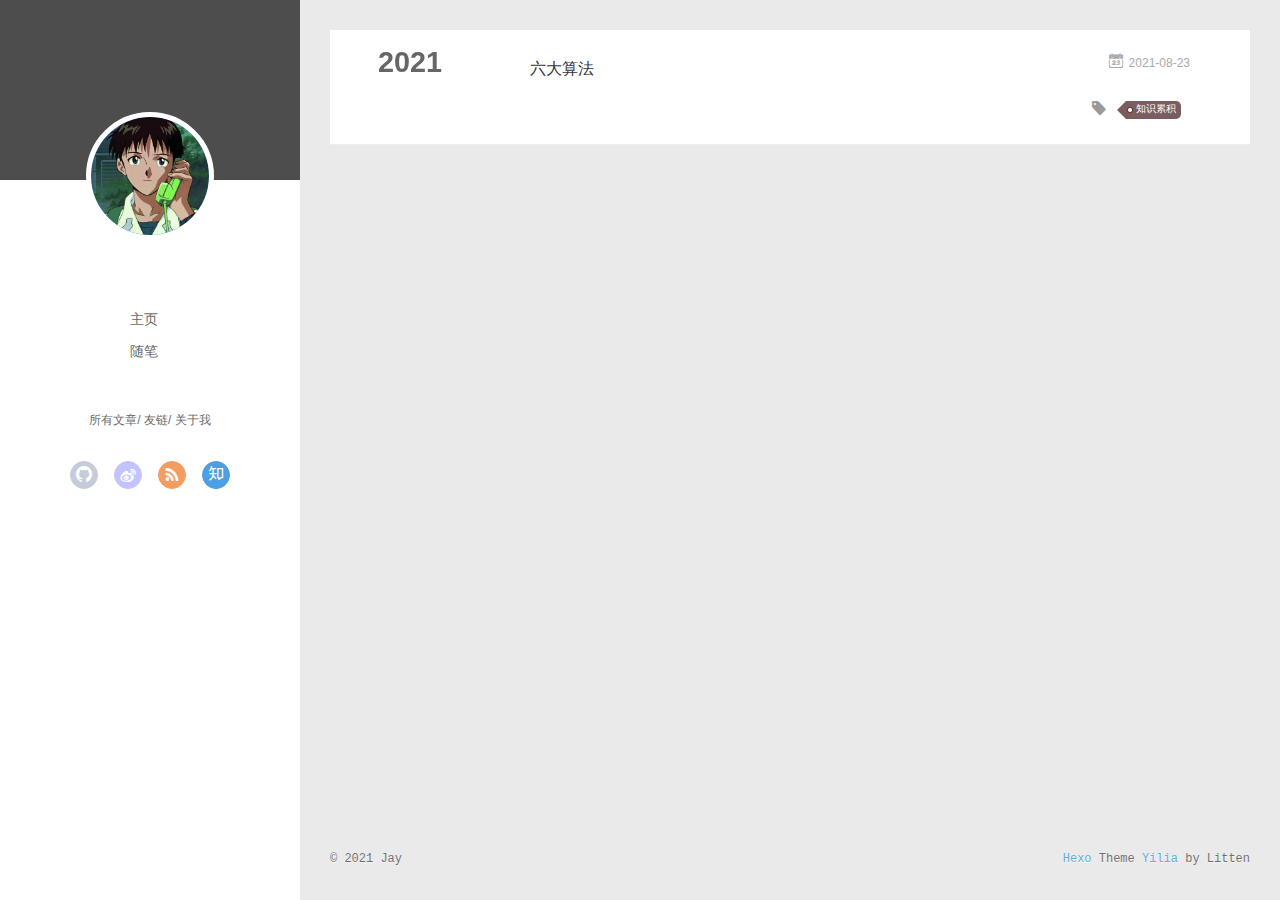
<file: tags/知识累积/index.html>
<!DOCTYPE html>
<html>
<head>
  <meta charset="utf-8">
  
  <meta name="renderer" content="webkit">
  <meta http-equiv="X-UA-Compatible" content="IE=edge" >
  <link rel="dns-prefetch" href="http://example.com">
  <title>Tag: 知识累积 | MyFirstBlog</title>
  <meta name="viewport" content="width=device-width, initial-scale=1, maximum-scale=1">
  <meta property="og:type" content="website">
<meta property="og:title" content="MyFirstBlog">
<meta property="og:url" content="http://example.com/tags/%E7%9F%A5%E8%AF%86%E7%B4%AF%E7%A7%AF/index.html">
<meta property="og:site_name" content="MyFirstBlog">
<meta property="og:locale" content="en_US">
<meta property="article:author" content="Jay">
<meta name="twitter:card" content="summary">
  
    <link rel="alternative" href="/atom.xml" title="MyFirstBlog" type="application/atom+xml">
  
  
    <link rel="icon" href="/favicon.png">
  
  <link rel="stylesheet" type="text/css" href="/./main.0cf68a.css">
  <style type="text/css">
  
    #container.show {
      background: linear-gradient(200deg,#a0cfe4,#e8c37e);
    }
  </style>
  

  

<meta name="generator" content="Hexo 5.4.0"></head>

<body>
  <div id="container" q-class="show:isCtnShow">
    <canvas id="anm-canvas" class="anm-canvas"></canvas>
    <div class="left-col" q-class="show:isShow">
      
<div class="overlay" style="background: #4d4d4d"></div>
<div class="intrude-less">
	<header id="header" class="inner">
		<a href="/" class="profilepic">
			<img src="/assets/img/avatar.JPG" class="js-avatar">
		</a>
		<hgroup>
		  <h1 class="header-author"><a href="/"></a></h1>
		</hgroup>
		

		<nav class="header-menu">
			<ul>
			
				<li><a href="/">主页</a></li>
	        
				<li><a href="/tags/%E9%9A%8F%E7%AC%94/">随笔</a></li>
	        
			</ul>
		</nav>
		<nav class="header-smart-menu">
    		
    			
    			<a q-on="click: openSlider(e, 'innerArchive')" href="javascript:void(0)">所有文章</a>
    			
            
    			
    			<a q-on="click: openSlider(e, 'friends')" href="javascript:void(0)">友链</a>
    			
            
    			
    			<a q-on="click: openSlider(e, 'aboutme')" href="javascript:void(0)">关于我</a>
    			
            
		</nav>
		<nav class="header-nav">
			<div class="social">
				
					<a class="github" target="_blank" href="#" title="github"><i class="icon-github"></i></a>
		        
					<a class="weibo" target="_blank" href="#" title="weibo"><i class="icon-weibo"></i></a>
		        
					<a class="rss" target="_blank" href="#" title="rss"><i class="icon-rss"></i></a>
		        
					<a class="zhihu" target="_blank" href="#" title="zhihu"><i class="icon-zhihu"></i></a>
		        
			</div>
		</nav>
	</header>		
</div>

    </div>
    <div class="mid-col" q-class="show:isShow,hide:isShow|isFalse">
      
<nav id="mobile-nav">
  	<div class="overlay js-overlay" style="background: #4d4d4d"></div>
	<div class="btnctn js-mobile-btnctn">
  		<div class="slider-trigger list" q-on="click: openSlider(e)"><i class="icon icon-sort"></i></div>
	</div>
	<div class="intrude-less">
		<header id="header" class="inner">
			<div class="profilepic">
				<img src="/assets/img/avatar.JPG" class="js-avatar">
			</div>
			<hgroup>
			  <h1 class="header-author js-header-author"></h1>
			</hgroup>
			
			
			
				
			
				
			
			
			
			<nav class="header-nav">
				<div class="social">
					
						<a class="github" target="_blank" href="#" title="github"><i class="icon-github"></i></a>
			        
						<a class="weibo" target="_blank" href="#" title="weibo"><i class="icon-weibo"></i></a>
			        
						<a class="rss" target="_blank" href="#" title="rss"><i class="icon-rss"></i></a>
			        
						<a class="zhihu" target="_blank" href="#" title="zhihu"><i class="icon-zhihu"></i></a>
			        
				</div>
			</nav>

			<nav class="header-menu js-header-menu">
				<ul style="width: 50%">
				
				
					<li style="width: 50%"><a href="/">主页</a></li>
		        
					<li style="width: 50%"><a href="/tags/%E9%9A%8F%E7%AC%94/">随笔</a></li>
		        
				</ul>
			</nav>
		</header>				
	</div>
	<div class="mobile-mask" style="display:none" q-show="isShow"></div>
</nav>

      <div id="wrapper" class="body-wrap">
        <div class="menu-l">
          <div class="canvas-wrap">
            <canvas data-colors="#eaeaea" data-sectionHeight="100" data-contentId="js-content" id="myCanvas1" class="anm-canvas"></canvas>
          </div>
          <div id="js-content" class="content-ll">
            
  
  
    
    
      
      
      <section class="archives-wrap">
        <div class="archive-year-wrap">
          <a href="/archives/2021" class="archive-year">2021</a>
        </div>
        <div class="archives">
    
    <article class="archive-article archive-type-post">
  <div class="archive-article-inner">
    <header class="archive-article-header">
      	<div class="article-meta">
	      	<a href="/2021/08/23/%E5%85%AD%E5%A4%A7%E7%AE%97%E6%B3%95/" class="archive-article-date">
  	<time datetime="2021-08-23T13:57:45.000Z" itemprop="datePublished"><i class="icon-calendar icon"></i>2021-08-23</time>
</a>
        </div>
    	 
  
    <h1 itemprop="name">
      <a class="archive-article-title" href="/2021/08/23/%E5%85%AD%E5%A4%A7%E7%AE%97%E6%B3%95/">六大算法</a>
    </h1>
  

        <div class="article-info info-on-right">
          
	<div class="article-tag tagcloud">
		<i class="icon-price-tags icon"></i>
		<ul class="article-tag-list">
			 
        		<li class="article-tag-list-item">
        			<a href="javascript:void(0)" class="js-tag article-tag-list-link color5">知识累积</a>
        		</li>
      		
		</ul>
	</div>

          

        </div>
        <div class="clearfix"></div>
    </header>
  </div>
</article>
  
  
    </div></section>
  

    


          </div>
        </div>
      </div>
      <footer id="footer">
  <div class="outer">
    <div id="footer-info">
    	<div class="footer-left">
    		&copy; 2021 Jay
    	</div>
      	<div class="footer-right">
      		<a href="http://hexo.io/" target="_blank">Hexo</a>  Theme <a href="https://github.com/litten/hexo-theme-yilia" target="_blank">Yilia</a> by Litten
      	</div>
    </div>
  </div>
</footer>
    </div>
    <script>
	var yiliaConfig = {
		mathjax: false,
		isHome: false,
		isPost: false,
		isArchive: false,
		isTag: true,
		isCategory: false,
		open_in_new: false,
		toc_hide_index: true,
		root: "/",
		innerArchive: true,
		showTags: false
	}
</script>

<script>!function(t){function n(e){if(r[e])return r[e].exports;var i=r[e]={exports:{},id:e,loaded:!1};return t[e].call(i.exports,i,i.exports,n),i.loaded=!0,i.exports}var r={};n.m=t,n.c=r,n.p="./",n(0)}([function(t,n,r){r(195),t.exports=r(191)},function(t,n,r){var e=r(3),i=r(52),o=r(27),u=r(28),c=r(53),f="prototype",a=function(t,n,r){var s,l,h,v,p=t&a.F,d=t&a.G,y=t&a.S,g=t&a.P,b=t&a.B,m=d?e:y?e[n]||(e[n]={}):(e[n]||{})[f],x=d?i:i[n]||(i[n]={}),w=x[f]||(x[f]={});d&&(r=n);for(s in r)l=!p&&m&&void 0!==m[s],h=(l?m:r)[s],v=b&&l?c(h,e):g&&"function"==typeof h?c(Function.call,h):h,m&&u(m,s,h,t&a.U),x[s]!=h&&o(x,s,v),g&&w[s]!=h&&(w[s]=h)};e.core=i,a.F=1,a.G=2,a.S=4,a.P=8,a.B=16,a.W=32,a.U=64,a.R=128,t.exports=a},function(t,n,r){var e=r(6);t.exports=function(t){if(!e(t))throw TypeError(t+" is not an object!");return t}},function(t,n){var r=t.exports="undefined"!=typeof window&&window.Math==Math?window:"undefined"!=typeof self&&self.Math==Math?self:Function("return this")();"number"==typeof __g&&(__g=r)},function(t,n){t.exports=function(t){try{return!!t()}catch(t){return!0}}},function(t,n){var r=t.exports="undefined"!=typeof window&&window.Math==Math?window:"undefined"!=typeof self&&self.Math==Math?self:Function("return this")();"number"==typeof __g&&(__g=r)},function(t,n){t.exports=function(t){return"object"==typeof t?null!==t:"function"==typeof t}},function(t,n,r){var e=r(126)("wks"),i=r(76),o=r(3).Symbol,u="function"==typeof o;(t.exports=function(t){return e[t]||(e[t]=u&&o[t]||(u?o:i)("Symbol."+t))}).store=e},function(t,n){var r={}.hasOwnProperty;t.exports=function(t,n){return r.call(t,n)}},function(t,n,r){var e=r(94),i=r(33);t.exports=function(t){return e(i(t))}},function(t,n,r){t.exports=!r(4)(function(){return 7!=Object.defineProperty({},"a",{get:function(){return 7}}).a})},function(t,n,r){var e=r(2),i=r(167),o=r(50),u=Object.defineProperty;n.f=r(10)?Object.defineProperty:function(t,n,r){if(e(t),n=o(n,!0),e(r),i)try{return u(t,n,r)}catch(t){}if("get"in r||"set"in r)throw TypeError("Accessors not supported!");return"value"in r&&(t[n]=r.value),t}},function(t,n,r){t.exports=!r(18)(function(){return 7!=Object.defineProperty({},"a",{get:function(){return 7}}).a})},function(t,n,r){var e=r(14),i=r(22);t.exports=r(12)?function(t,n,r){return e.f(t,n,i(1,r))}:function(t,n,r){return t[n]=r,t}},function(t,n,r){var e=r(20),i=r(58),o=r(42),u=Object.defineProperty;n.f=r(12)?Object.defineProperty:function(t,n,r){if(e(t),n=o(n,!0),e(r),i)try{return u(t,n,r)}catch(t){}if("get"in r||"set"in r)throw TypeError("Accessors not supported!");return"value"in r&&(t[n]=r.value),t}},function(t,n,r){var e=r(40)("wks"),i=r(23),o=r(5).Symbol,u="function"==typeof o;(t.exports=function(t){return e[t]||(e[t]=u&&o[t]||(u?o:i)("Symbol."+t))}).store=e},function(t,n,r){var e=r(67),i=Math.min;t.exports=function(t){return t>0?i(e(t),9007199254740991):0}},function(t,n,r){var e=r(46);t.exports=function(t){return Object(e(t))}},function(t,n){t.exports=function(t){try{return!!t()}catch(t){return!0}}},function(t,n,r){var e=r(63),i=r(34);t.exports=Object.keys||function(t){return e(t,i)}},function(t,n,r){var e=r(21);t.exports=function(t){if(!e(t))throw TypeError(t+" is not an object!");return t}},function(t,n){t.exports=function(t){return"object"==typeof t?null!==t:"function"==typeof t}},function(t,n){t.exports=function(t,n){return{enumerable:!(1&t),configurable:!(2&t),writable:!(4&t),value:n}}},function(t,n){var r=0,e=Math.random();t.exports=function(t){return"Symbol(".concat(void 0===t?"":t,")_",(++r+e).toString(36))}},function(t,n){var r={}.hasOwnProperty;t.exports=function(t,n){return r.call(t,n)}},function(t,n){var r=t.exports={version:"2.4.0"};"number"==typeof __e&&(__e=r)},function(t,n){t.exports=function(t){if("function"!=typeof t)throw TypeError(t+" is not a function!");return t}},function(t,n,r){var e=r(11),i=r(66);t.exports=r(10)?function(t,n,r){return e.f(t,n,i(1,r))}:function(t,n,r){return t[n]=r,t}},function(t,n,r){var e=r(3),i=r(27),o=r(24),u=r(76)("src"),c="toString",f=Function[c],a=(""+f).split(c);r(52).inspectSource=function(t){return f.call(t)},(t.exports=function(t,n,r,c){var f="function"==typeof r;f&&(o(r,"name")||i(r,"name",n)),t[n]!==r&&(f&&(o(r,u)||i(r,u,t[n]?""+t[n]:a.join(String(n)))),t===e?t[n]=r:c?t[n]?t[n]=r:i(t,n,r):(delete t[n],i(t,n,r)))})(Function.prototype,c,function(){return"function"==typeof this&&this[u]||f.call(this)})},function(t,n,r){var e=r(1),i=r(4),o=r(46),u=function(t,n,r,e){var i=String(o(t)),u="<"+n;return""!==r&&(u+=" "+r+'="'+String(e).replace(/"/g,"&quot;")+'"'),u+">"+i+"</"+n+">"};t.exports=function(t,n){var r={};r[t]=n(u),e(e.P+e.F*i(function(){var n=""[t]('"');return n!==n.toLowerCase()||n.split('"').length>3}),"String",r)}},function(t,n,r){var e=r(115),i=r(46);t.exports=function(t){return e(i(t))}},function(t,n,r){var e=r(116),i=r(66),o=r(30),u=r(50),c=r(24),f=r(167),a=Object.getOwnPropertyDescriptor;n.f=r(10)?a:function(t,n){if(t=o(t),n=u(n,!0),f)try{return a(t,n)}catch(t){}if(c(t,n))return i(!e.f.call(t,n),t[n])}},function(t,n,r){var e=r(24),i=r(17),o=r(145)("IE_PROTO"),u=Object.prototype;t.exports=Object.getPrototypeOf||function(t){return t=i(t),e(t,o)?t[o]:"function"==typeof t.constructor&&t instanceof t.constructor?t.constructor.prototype:t instanceof Object?u:null}},function(t,n){t.exports=function(t){if(void 0==t)throw TypeError("Can't call method on  "+t);return t}},function(t,n){t.exports="constructor,hasOwnProperty,isPrototypeOf,propertyIsEnumerable,toLocaleString,toString,valueOf".split(",")},function(t,n){t.exports={}},function(t,n){t.exports=!0},function(t,n){n.f={}.propertyIsEnumerable},function(t,n,r){var e=r(14).f,i=r(8),o=r(15)("toStringTag");t.exports=function(t,n,r){t&&!i(t=r?t:t.prototype,o)&&e(t,o,{configurable:!0,value:n})}},function(t,n,r){var e=r(40)("keys"),i=r(23);t.exports=function(t){return e[t]||(e[t]=i(t))}},function(t,n,r){var e=r(5),i="__core-js_shared__",o=e[i]||(e[i]={});t.exports=function(t){return o[t]||(o[t]={})}},function(t,n){var r=Math.ceil,e=Math.floor;t.exports=function(t){return isNaN(t=+t)?0:(t>0?e:r)(t)}},function(t,n,r){var e=r(21);t.exports=function(t,n){if(!e(t))return t;var r,i;if(n&&"function"==typeof(r=t.toString)&&!e(i=r.call(t)))return i;if("function"==typeof(r=t.valueOf)&&!e(i=r.call(t)))return i;if(!n&&"function"==typeof(r=t.toString)&&!e(i=r.call(t)))return i;throw TypeError("Can't convert object to primitive value")}},function(t,n,r){var e=r(5),i=r(25),o=r(36),u=r(44),c=r(14).f;t.exports=function(t){var n=i.Symbol||(i.Symbol=o?{}:e.Symbol||{});"_"==t.charAt(0)||t in n||c(n,t,{value:u.f(t)})}},function(t,n,r){n.f=r(15)},function(t,n){var r={}.toString;t.exports=function(t){return r.call(t).slice(8,-1)}},function(t,n){t.exports=function(t){if(void 0==t)throw TypeError("Can't call method on  "+t);return t}},function(t,n,r){var e=r(4);t.exports=function(t,n){return!!t&&e(function(){n?t.call(null,function(){},1):t.call(null)})}},function(t,n,r){var e=r(53),i=r(115),o=r(17),u=r(16),c=r(203);t.exports=function(t,n){var r=1==t,f=2==t,a=3==t,s=4==t,l=6==t,h=5==t||l,v=n||c;return function(n,c,p){for(var d,y,g=o(n),b=i(g),m=e(c,p,3),x=u(b.length),w=0,S=r?v(n,x):f?v(n,0):void 0;x>w;w++)if((h||w in b)&&(d=b[w],y=m(d,w,g),t))if(r)S[w]=y;else if(y)switch(t){case 3:return!0;case 5:return d;case 6:return w;case 2:S.push(d)}else if(s)return!1;return l?-1:a||s?s:S}}},function(t,n,r){var e=r(1),i=r(52),o=r(4);t.exports=function(t,n){var r=(i.Object||{})[t]||Object[t],u={};u[t]=n(r),e(e.S+e.F*o(function(){r(1)}),"Object",u)}},function(t,n,r){var e=r(6);t.exports=function(t,n){if(!e(t))return t;var r,i;if(n&&"function"==typeof(r=t.toString)&&!e(i=r.call(t)))return i;if("function"==typeof(r=t.valueOf)&&!e(i=r.call(t)))return i;if(!n&&"function"==typeof(r=t.toString)&&!e(i=r.call(t)))return i;throw TypeError("Can't convert object to primitive value")}},function(t,n,r){var e=r(5),i=r(25),o=r(91),u=r(13),c="prototype",f=function(t,n,r){var a,s,l,h=t&f.F,v=t&f.G,p=t&f.S,d=t&f.P,y=t&f.B,g=t&f.W,b=v?i:i[n]||(i[n]={}),m=b[c],x=v?e:p?e[n]:(e[n]||{})[c];v&&(r=n);for(a in r)(s=!h&&x&&void 0!==x[a])&&a in b||(l=s?x[a]:r[a],b[a]=v&&"function"!=typeof x[a]?r[a]:y&&s?o(l,e):g&&x[a]==l?function(t){var n=function(n,r,e){if(this instanceof t){switch(arguments.length){case 0:return new t;case 1:return new t(n);case 2:return new t(n,r)}return new t(n,r,e)}return t.apply(this,arguments)};return n[c]=t[c],n}(l):d&&"function"==typeof l?o(Function.call,l):l,d&&((b.virtual||(b.virtual={}))[a]=l,t&f.R&&m&&!m[a]&&u(m,a,l)))};f.F=1,f.G=2,f.S=4,f.P=8,f.B=16,f.W=32,f.U=64,f.R=128,t.exports=f},function(t,n){var r=t.exports={version:"2.4.0"};"number"==typeof __e&&(__e=r)},function(t,n,r){var e=r(26);t.exports=function(t,n,r){if(e(t),void 0===n)return t;switch(r){case 1:return function(r){return t.call(n,r)};case 2:return function(r,e){return t.call(n,r,e)};case 3:return function(r,e,i){return t.call(n,r,e,i)}}return function(){return t.apply(n,arguments)}}},function(t,n,r){var e=r(183),i=r(1),o=r(126)("metadata"),u=o.store||(o.store=new(r(186))),c=function(t,n,r){var i=u.get(t);if(!i){if(!r)return;u.set(t,i=new e)}var o=i.get(n);if(!o){if(!r)return;i.set(n,o=new e)}return o},f=function(t,n,r){var e=c(n,r,!1);return void 0!==e&&e.has(t)},a=function(t,n,r){var e=c(n,r,!1);return void 0===e?void 0:e.get(t)},s=function(t,n,r,e){c(r,e,!0).set(t,n)},l=function(t,n){var r=c(t,n,!1),e=[];return r&&r.forEach(function(t,n){e.push(n)}),e},h=function(t){return void 0===t||"symbol"==typeof t?t:String(t)},v=function(t){i(i.S,"Reflect",t)};t.exports={store:u,map:c,has:f,get:a,set:s,keys:l,key:h,exp:v}},function(t,n,r){"use strict";if(r(10)){var e=r(69),i=r(3),o=r(4),u=r(1),c=r(127),f=r(152),a=r(53),s=r(68),l=r(66),h=r(27),v=r(73),p=r(67),d=r(16),y=r(75),g=r(50),b=r(24),m=r(180),x=r(114),w=r(6),S=r(17),_=r(137),O=r(70),E=r(32),P=r(71).f,j=r(154),F=r(76),M=r(7),A=r(48),N=r(117),T=r(146),I=r(155),k=r(80),L=r(123),R=r(74),C=r(130),D=r(160),U=r(11),W=r(31),G=U.f,B=W.f,V=i.RangeError,z=i.TypeError,q=i.Uint8Array,K="ArrayBuffer",J="Shared"+K,Y="BYTES_PER_ELEMENT",H="prototype",$=Array[H],X=f.ArrayBuffer,Q=f.DataView,Z=A(0),tt=A(2),nt=A(3),rt=A(4),et=A(5),it=A(6),ot=N(!0),ut=N(!1),ct=I.values,ft=I.keys,at=I.entries,st=$.lastIndexOf,lt=$.reduce,ht=$.reduceRight,vt=$.join,pt=$.sort,dt=$.slice,yt=$.toString,gt=$.toLocaleString,bt=M("iterator"),mt=M("toStringTag"),xt=F("typed_constructor"),wt=F("def_constructor"),St=c.CONSTR,_t=c.TYPED,Ot=c.VIEW,Et="Wrong length!",Pt=A(1,function(t,n){return Tt(T(t,t[wt]),n)}),jt=o(function(){return 1===new q(new Uint16Array([1]).buffer)[0]}),Ft=!!q&&!!q[H].set&&o(function(){new q(1).set({})}),Mt=function(t,n){if(void 0===t)throw z(Et);var r=+t,e=d(t);if(n&&!m(r,e))throw V(Et);return e},At=function(t,n){var r=p(t);if(r<0||r%n)throw V("Wrong offset!");return r},Nt=function(t){if(w(t)&&_t in t)return t;throw z(t+" is not a typed array!")},Tt=function(t,n){if(!(w(t)&&xt in t))throw z("It is not a typed array constructor!");return new t(n)},It=function(t,n){return kt(T(t,t[wt]),n)},kt=function(t,n){for(var r=0,e=n.length,i=Tt(t,e);e>r;)i[r]=n[r++];return i},Lt=function(t,n,r){G(t,n,{get:function(){return this._d[r]}})},Rt=function(t){var n,r,e,i,o,u,c=S(t),f=arguments.length,s=f>1?arguments[1]:void 0,l=void 0!==s,h=j(c);if(void 0!=h&&!_(h)){for(u=h.call(c),e=[],n=0;!(o=u.next()).done;n++)e.push(o.value);c=e}for(l&&f>2&&(s=a(s,arguments[2],2)),n=0,r=d(c.length),i=Tt(this,r);r>n;n++)i[n]=l?s(c[n],n):c[n];return i},Ct=function(){for(var t=0,n=arguments.length,r=Tt(this,n);n>t;)r[t]=arguments[t++];return r},Dt=!!q&&o(function(){gt.call(new q(1))}),Ut=function(){return gt.apply(Dt?dt.call(Nt(this)):Nt(this),arguments)},Wt={copyWithin:function(t,n){return D.call(Nt(this),t,n,arguments.length>2?arguments[2]:void 0)},every:function(t){return rt(Nt(this),t,arguments.length>1?arguments[1]:void 0)},fill:function(t){return C.apply(Nt(this),arguments)},filter:function(t){return It(this,tt(Nt(this),t,arguments.length>1?arguments[1]:void 0))},find:function(t){return et(Nt(this),t,arguments.length>1?arguments[1]:void 0)},findIndex:function(t){return it(Nt(this),t,arguments.length>1?arguments[1]:void 0)},forEach:function(t){Z(Nt(this),t,arguments.length>1?arguments[1]:void 0)},indexOf:function(t){return ut(Nt(this),t,arguments.length>1?arguments[1]:void 0)},includes:function(t){return ot(Nt(this),t,arguments.length>1?arguments[1]:void 0)},join:function(t){return vt.apply(Nt(this),arguments)},lastIndexOf:function(t){return st.apply(Nt(this),arguments)},map:function(t){return Pt(Nt(this),t,arguments.length>1?arguments[1]:void 0)},reduce:function(t){return lt.apply(Nt(this),arguments)},reduceRight:function(t){return ht.apply(Nt(this),arguments)},reverse:function(){for(var t,n=this,r=Nt(n).length,e=Math.floor(r/2),i=0;i<e;)t=n[i],n[i++]=n[--r],n[r]=t;return n},some:function(t){return nt(Nt(this),t,arguments.length>1?arguments[1]:void 0)},sort:function(t){return pt.call(Nt(this),t)},subarray:function(t,n){var r=Nt(this),e=r.length,i=y(t,e);return new(T(r,r[wt]))(r.buffer,r.byteOffset+i*r.BYTES_PER_ELEMENT,d((void 0===n?e:y(n,e))-i))}},Gt=function(t,n){return It(this,dt.call(Nt(this),t,n))},Bt=function(t){Nt(this);var n=At(arguments[1],1),r=this.length,e=S(t),i=d(e.length),o=0;if(i+n>r)throw V(Et);for(;o<i;)this[n+o]=e[o++]},Vt={entries:function(){return at.call(Nt(this))},keys:function(){return ft.call(Nt(this))},values:function(){return ct.call(Nt(this))}},zt=function(t,n){return w(t)&&t[_t]&&"symbol"!=typeof n&&n in t&&String(+n)==String(n)},qt=function(t,n){return zt(t,n=g(n,!0))?l(2,t[n]):B(t,n)},Kt=function(t,n,r){return!(zt(t,n=g(n,!0))&&w(r)&&b(r,"value"))||b(r,"get")||b(r,"set")||r.configurable||b(r,"writable")&&!r.writable||b(r,"enumerable")&&!r.enumerable?G(t,n,r):(t[n]=r.value,t)};St||(W.f=qt,U.f=Kt),u(u.S+u.F*!St,"Object",{getOwnPropertyDescriptor:qt,defineProperty:Kt}),o(function(){yt.call({})})&&(yt=gt=function(){return vt.call(this)});var Jt=v({},Wt);v(Jt,Vt),h(Jt,bt,Vt.values),v(Jt,{slice:Gt,set:Bt,constructor:function(){},toString:yt,toLocaleString:Ut}),Lt(Jt,"buffer","b"),Lt(Jt,"byteOffset","o"),Lt(Jt,"byteLength","l"),Lt(Jt,"length","e"),G(Jt,mt,{get:function(){return this[_t]}}),t.exports=function(t,n,r,f){f=!!f;var a=t+(f?"Clamped":"")+"Array",l="Uint8Array"!=a,v="get"+t,p="set"+t,y=i[a],g=y||{},b=y&&E(y),m=!y||!c.ABV,S={},_=y&&y[H],j=function(t,r){var e=t._d;return e.v[v](r*n+e.o,jt)},F=function(t,r,e){var i=t._d;f&&(e=(e=Math.round(e))<0?0:e>255?255:255&e),i.v[p](r*n+i.o,e,jt)},M=function(t,n){G(t,n,{get:function(){return j(this,n)},set:function(t){return F(this,n,t)},enumerable:!0})};m?(y=r(function(t,r,e,i){s(t,y,a,"_d");var o,u,c,f,l=0,v=0;if(w(r)){if(!(r instanceof X||(f=x(r))==K||f==J))return _t in r?kt(y,r):Rt.call(y,r);o=r,v=At(e,n);var p=r.byteLength;if(void 0===i){if(p%n)throw V(Et);if((u=p-v)<0)throw V(Et)}else if((u=d(i)*n)+v>p)throw V(Et);c=u/n}else c=Mt(r,!0),u=c*n,o=new X(u);for(h(t,"_d",{b:o,o:v,l:u,e:c,v:new Q(o)});l<c;)M(t,l++)}),_=y[H]=O(Jt),h(_,"constructor",y)):L(function(t){new y(null),new y(t)},!0)||(y=r(function(t,r,e,i){s(t,y,a);var o;return w(r)?r instanceof X||(o=x(r))==K||o==J?void 0!==i?new g(r,At(e,n),i):void 0!==e?new g(r,At(e,n)):new g(r):_t in r?kt(y,r):Rt.call(y,r):new g(Mt(r,l))}),Z(b!==Function.prototype?P(g).concat(P(b)):P(g),function(t){t in y||h(y,t,g[t])}),y[H]=_,e||(_.constructor=y));var A=_[bt],N=!!A&&("values"==A.name||void 0==A.name),T=Vt.values;h(y,xt,!0),h(_,_t,a),h(_,Ot,!0),h(_,wt,y),(f?new y(1)[mt]==a:mt in _)||G(_,mt,{get:function(){return a}}),S[a]=y,u(u.G+u.W+u.F*(y!=g),S),u(u.S,a,{BYTES_PER_ELEMENT:n,from:Rt,of:Ct}),Y in _||h(_,Y,n),u(u.P,a,Wt),R(a),u(u.P+u.F*Ft,a,{set:Bt}),u(u.P+u.F*!N,a,Vt),u(u.P+u.F*(_.toString!=yt),a,{toString:yt}),u(u.P+u.F*o(function(){new y(1).slice()}),a,{slice:Gt}),u(u.P+u.F*(o(function(){return[1,2].toLocaleString()!=new y([1,2]).toLocaleString()})||!o(function(){_.toLocaleString.call([1,2])})),a,{toLocaleString:Ut}),k[a]=N?A:T,e||N||h(_,bt,T)}}else t.exports=function(){}},function(t,n){var r={}.toString;t.exports=function(t){return r.call(t).slice(8,-1)}},function(t,n,r){var e=r(21),i=r(5).document,o=e(i)&&e(i.createElement);t.exports=function(t){return o?i.createElement(t):{}}},function(t,n,r){t.exports=!r(12)&&!r(18)(function(){return 7!=Object.defineProperty(r(57)("div"),"a",{get:function(){return 7}}).a})},function(t,n,r){"use strict";var e=r(36),i=r(51),o=r(64),u=r(13),c=r(8),f=r(35),a=r(96),s=r(38),l=r(103),h=r(15)("iterator"),v=!([].keys&&"next"in[].keys()),p="keys",d="values",y=function(){return this};t.exports=function(t,n,r,g,b,m,x){a(r,n,g);var w,S,_,O=function(t){if(!v&&t in F)return F[t];switch(t){case p:case d:return function(){return new r(this,t)}}return function(){return new r(this,t)}},E=n+" Iterator",P=b==d,j=!1,F=t.prototype,M=F[h]||F["@@iterator"]||b&&F[b],A=M||O(b),N=b?P?O("entries"):A:void 0,T="Array"==n?F.entries||M:M;if(T&&(_=l(T.call(new t)))!==Object.prototype&&(s(_,E,!0),e||c(_,h)||u(_,h,y)),P&&M&&M.name!==d&&(j=!0,A=function(){return M.call(this)}),e&&!x||!v&&!j&&F[h]||u(F,h,A),f[n]=A,f[E]=y,b)if(w={values:P?A:O(d),keys:m?A:O(p),entries:N},x)for(S in w)S in F||o(F,S,w[S]);else i(i.P+i.F*(v||j),n,w);return w}},function(t,n,r){var e=r(20),i=r(100),o=r(34),u=r(39)("IE_PROTO"),c=function(){},f="prototype",a=function(){var t,n=r(57)("iframe"),e=o.length;for(n.style.display="none",r(93).appendChild(n),n.src="javascript:",t=n.contentWindow.document,t.open(),t.write("<script>document.F=Object<\/script>"),t.close(),a=t.F;e--;)delete a[f][o[e]];return a()};t.exports=Object.create||function(t,n){var r;return null!==t?(c[f]=e(t),r=new c,c[f]=null,r[u]=t):r=a(),void 0===n?r:i(r,n)}},function(t,n,r){var e=r(63),i=r(34).concat("length","prototype");n.f=Object.getOwnPropertyNames||function(t){return e(t,i)}},function(t,n){n.f=Object.getOwnPropertySymbols},function(t,n,r){var e=r(8),i=r(9),o=r(90)(!1),u=r(39)("IE_PROTO");t.exports=function(t,n){var r,c=i(t),f=0,a=[];for(r in c)r!=u&&e(c,r)&&a.push(r);for(;n.length>f;)e(c,r=n[f++])&&(~o(a,r)||a.push(r));return a}},function(t,n,r){t.exports=r(13)},function(t,n,r){var e=r(76)("meta"),i=r(6),o=r(24),u=r(11).f,c=0,f=Object.isExtensible||function(){return!0},a=!r(4)(function(){return f(Object.preventExtensions({}))}),s=function(t){u(t,e,{value:{i:"O"+ ++c,w:{}}})},l=function(t,n){if(!i(t))return"symbol"==typeof t?t:("string"==typeof t?"S":"P")+t;if(!o(t,e)){if(!f(t))return"F";if(!n)return"E";s(t)}return t[e].i},h=function(t,n){if(!o(t,e)){if(!f(t))return!0;if(!n)return!1;s(t)}return t[e].w},v=function(t){return a&&p.NEED&&f(t)&&!o(t,e)&&s(t),t},p=t.exports={KEY:e,NEED:!1,fastKey:l,getWeak:h,onFreeze:v}},function(t,n){t.exports=function(t,n){return{enumerable:!(1&t),configurable:!(2&t),writable:!(4&t),value:n}}},function(t,n){var r=Math.ceil,e=Math.floor;t.exports=function(t){return isNaN(t=+t)?0:(t>0?e:r)(t)}},function(t,n){t.exports=function(t,n,r,e){if(!(t instanceof n)||void 0!==e&&e in t)throw TypeError(r+": incorrect invocation!");return t}},function(t,n){t.exports=!1},function(t,n,r){var e=r(2),i=r(173),o=r(133),u=r(145)("IE_PROTO"),c=function(){},f="prototype",a=function(){var t,n=r(132)("iframe"),e=o.length;for(n.style.display="none",r(135).appendChild(n),n.src="javascript:",t=n.contentWindow.document,t.open(),t.write("<script>document.F=Object<\/script>"),t.close(),a=t.F;e--;)delete a[f][o[e]];return a()};t.exports=Object.create||function(t,n){var r;return null!==t?(c[f]=e(t),r=new c,c[f]=null,r[u]=t):r=a(),void 0===n?r:i(r,n)}},function(t,n,r){var e=r(175),i=r(133).concat("length","prototype");n.f=Object.getOwnPropertyNames||function(t){return e(t,i)}},function(t,n,r){var e=r(175),i=r(133);t.exports=Object.keys||function(t){return e(t,i)}},function(t,n,r){var e=r(28);t.exports=function(t,n,r){for(var i in n)e(t,i,n[i],r);return t}},function(t,n,r){"use strict";var e=r(3),i=r(11),o=r(10),u=r(7)("species");t.exports=function(t){var n=e[t];o&&n&&!n[u]&&i.f(n,u,{configurable:!0,get:function(){return this}})}},function(t,n,r){var e=r(67),i=Math.max,o=Math.min;t.exports=function(t,n){return t=e(t),t<0?i(t+n,0):o(t,n)}},function(t,n){var r=0,e=Math.random();t.exports=function(t){return"Symbol(".concat(void 0===t?"":t,")_",(++r+e).toString(36))}},function(t,n,r){var e=r(33);t.exports=function(t){return Object(e(t))}},function(t,n,r){var e=r(7)("unscopables"),i=Array.prototype;void 0==i[e]&&r(27)(i,e,{}),t.exports=function(t){i[e][t]=!0}},function(t,n,r){var e=r(53),i=r(169),o=r(137),u=r(2),c=r(16),f=r(154),a={},s={},n=t.exports=function(t,n,r,l,h){var v,p,d,y,g=h?function(){return t}:f(t),b=e(r,l,n?2:1),m=0;if("function"!=typeof g)throw TypeError(t+" is not iterable!");if(o(g)){for(v=c(t.length);v>m;m++)if((y=n?b(u(p=t[m])[0],p[1]):b(t[m]))===a||y===s)return y}else for(d=g.call(t);!(p=d.next()).done;)if((y=i(d,b,p.value,n))===a||y===s)return y};n.BREAK=a,n.RETURN=s},function(t,n){t.exports={}},function(t,n,r){var e=r(11).f,i=r(24),o=r(7)("toStringTag");t.exports=function(t,n,r){t&&!i(t=r?t:t.prototype,o)&&e(t,o,{configurable:!0,value:n})}},function(t,n,r){var e=r(1),i=r(46),o=r(4),u=r(150),c="["+u+"]",f="​",a=RegExp("^"+c+c+"*"),s=RegExp(c+c+"*$"),l=function(t,n,r){var i={},c=o(function(){return!!u[t]()||f[t]()!=f}),a=i[t]=c?n(h):u[t];r&&(i[r]=a),e(e.P+e.F*c,"String",i)},h=l.trim=function(t,n){return t=String(i(t)),1&n&&(t=t.replace(a,"")),2&n&&(t=t.replace(s,"")),t};t.exports=l},function(t,n,r){t.exports={default:r(86),__esModule:!0}},function(t,n,r){t.exports={default:r(87),__esModule:!0}},function(t,n,r){"use strict";function e(t){return t&&t.__esModule?t:{default:t}}n.__esModule=!0;var i=r(84),o=e(i),u=r(83),c=e(u),f="function"==typeof c.default&&"symbol"==typeof o.default?function(t){return typeof t}:function(t){return t&&"function"==typeof c.default&&t.constructor===c.default&&t!==c.default.prototype?"symbol":typeof t};n.default="function"==typeof c.default&&"symbol"===f(o.default)?function(t){return void 0===t?"undefined":f(t)}:function(t){return t&&"function"==typeof c.default&&t.constructor===c.default&&t!==c.default.prototype?"symbol":void 0===t?"undefined":f(t)}},function(t,n,r){r(110),r(108),r(111),r(112),t.exports=r(25).Symbol},function(t,n,r){r(109),r(113),t.exports=r(44).f("iterator")},function(t,n){t.exports=function(t){if("function"!=typeof t)throw TypeError(t+" is not a function!");return t}},function(t,n){t.exports=function(){}},function(t,n,r){var e=r(9),i=r(106),o=r(105);t.exports=function(t){return function(n,r,u){var c,f=e(n),a=i(f.length),s=o(u,a);if(t&&r!=r){for(;a>s;)if((c=f[s++])!=c)return!0}else for(;a>s;s++)if((t||s in f)&&f[s]===r)return t||s||0;return!t&&-1}}},function(t,n,r){var e=r(88);t.exports=function(t,n,r){if(e(t),void 0===n)return t;switch(r){case 1:return function(r){return t.call(n,r)};case 2:return function(r,e){return t.call(n,r,e)};case 3:return function(r,e,i){return t.call(n,r,e,i)}}return function(){return t.apply(n,arguments)}}},function(t,n,r){var e=r(19),i=r(62),o=r(37);t.exports=function(t){var n=e(t),r=i.f;if(r)for(var u,c=r(t),f=o.f,a=0;c.length>a;)f.call(t,u=c[a++])&&n.push(u);return n}},function(t,n,r){t.exports=r(5).document&&document.documentElement},function(t,n,r){var e=r(56);t.exports=Object("z").propertyIsEnumerable(0)?Object:function(t){return"String"==e(t)?t.split(""):Object(t)}},function(t,n,r){var e=r(56);t.exports=Array.isArray||function(t){return"Array"==e(t)}},function(t,n,r){"use strict";var e=r(60),i=r(22),o=r(38),u={};r(13)(u,r(15)("iterator"),function(){return this}),t.exports=function(t,n,r){t.prototype=e(u,{next:i(1,r)}),o(t,n+" Iterator")}},function(t,n){t.exports=function(t,n){return{value:n,done:!!t}}},function(t,n,r){var e=r(19),i=r(9);t.exports=function(t,n){for(var r,o=i(t),u=e(o),c=u.length,f=0;c>f;)if(o[r=u[f++]]===n)return r}},function(t,n,r){var e=r(23)("meta"),i=r(21),o=r(8),u=r(14).f,c=0,f=Object.isExtensible||function(){return!0},a=!r(18)(function(){return f(Object.preventExtensions({}))}),s=function(t){u(t,e,{value:{i:"O"+ ++c,w:{}}})},l=function(t,n){if(!i(t))return"symbol"==typeof t?t:("string"==typeof t?"S":"P")+t;if(!o(t,e)){if(!f(t))return"F";if(!n)return"E";s(t)}return t[e].i},h=function(t,n){if(!o(t,e)){if(!f(t))return!0;if(!n)return!1;s(t)}return t[e].w},v=function(t){return a&&p.NEED&&f(t)&&!o(t,e)&&s(t),t},p=t.exports={KEY:e,NEED:!1,fastKey:l,getWeak:h,onFreeze:v}},function(t,n,r){var e=r(14),i=r(20),o=r(19);t.exports=r(12)?Object.defineProperties:function(t,n){i(t);for(var r,u=o(n),c=u.length,f=0;c>f;)e.f(t,r=u[f++],n[r]);return t}},function(t,n,r){var e=r(37),i=r(22),o=r(9),u=r(42),c=r(8),f=r(58),a=Object.getOwnPropertyDescriptor;n.f=r(12)?a:function(t,n){if(t=o(t),n=u(n,!0),f)try{return a(t,n)}catch(t){}if(c(t,n))return i(!e.f.call(t,n),t[n])}},function(t,n,r){var e=r(9),i=r(61).f,o={}.toString,u="object"==typeof window&&window&&Object.getOwnPropertyNames?Object.getOwnPropertyNames(window):[],c=function(t){try{return i(t)}catch(t){return u.slice()}};t.exports.f=function(t){return u&&"[object Window]"==o.call(t)?c(t):i(e(t))}},function(t,n,r){var e=r(8),i=r(77),o=r(39)("IE_PROTO"),u=Object.prototype;t.exports=Object.getPrototypeOf||function(t){return t=i(t),e(t,o)?t[o]:"function"==typeof t.constructor&&t instanceof t.constructor?t.constructor.prototype:t instanceof Object?u:null}},function(t,n,r){var e=r(41),i=r(33);t.exports=function(t){return function(n,r){var o,u,c=String(i(n)),f=e(r),a=c.length;return f<0||f>=a?t?"":void 0:(o=c.charCodeAt(f),o<55296||o>56319||f+1===a||(u=c.charCodeAt(f+1))<56320||u>57343?t?c.charAt(f):o:t?c.slice(f,f+2):u-56320+(o-55296<<10)+65536)}}},function(t,n,r){var e=r(41),i=Math.max,o=Math.min;t.exports=function(t,n){return t=e(t),t<0?i(t+n,0):o(t,n)}},function(t,n,r){var e=r(41),i=Math.min;t.exports=function(t){return t>0?i(e(t),9007199254740991):0}},function(t,n,r){"use strict";var e=r(89),i=r(97),o=r(35),u=r(9);t.exports=r(59)(Array,"Array",function(t,n){this._t=u(t),this._i=0,this._k=n},function(){var t=this._t,n=this._k,r=this._i++;return!t||r>=t.length?(this._t=void 0,i(1)):"keys"==n?i(0,r):"values"==n?i(0,t[r]):i(0,[r,t[r]])},"values"),o.Arguments=o.Array,e("keys"),e("values"),e("entries")},function(t,n){},function(t,n,r){"use strict";var e=r(104)(!0);r(59)(String,"String",function(t){this._t=String(t),this._i=0},function(){var t,n=this._t,r=this._i;return r>=n.length?{value:void 0,done:!0}:(t=e(n,r),this._i+=t.length,{value:t,done:!1})})},function(t,n,r){"use strict";var e=r(5),i=r(8),o=r(12),u=r(51),c=r(64),f=r(99).KEY,a=r(18),s=r(40),l=r(38),h=r(23),v=r(15),p=r(44),d=r(43),y=r(98),g=r(92),b=r(95),m=r(20),x=r(9),w=r(42),S=r(22),_=r(60),O=r(102),E=r(101),P=r(14),j=r(19),F=E.f,M=P.f,A=O.f,N=e.Symbol,T=e.JSON,I=T&&T.stringify,k="prototype",L=v("_hidden"),R=v("toPrimitive"),C={}.propertyIsEnumerable,D=s("symbol-registry"),U=s("symbols"),W=s("op-symbols"),G=Object[k],B="function"==typeof N,V=e.QObject,z=!V||!V[k]||!V[k].findChild,q=o&&a(function(){return 7!=_(M({},"a",{get:function(){return M(this,"a",{value:7}).a}})).a})?function(t,n,r){var e=F(G,n);e&&delete G[n],M(t,n,r),e&&t!==G&&M(G,n,e)}:M,K=function(t){var n=U[t]=_(N[k]);return n._k=t,n},J=B&&"symbol"==typeof N.iterator?function(t){return"symbol"==typeof t}:function(t){return t instanceof N},Y=function(t,n,r){return t===G&&Y(W,n,r),m(t),n=w(n,!0),m(r),i(U,n)?(r.enumerable?(i(t,L)&&t[L][n]&&(t[L][n]=!1),r=_(r,{enumerable:S(0,!1)})):(i(t,L)||M(t,L,S(1,{})),t[L][n]=!0),q(t,n,r)):M(t,n,r)},H=function(t,n){m(t);for(var r,e=g(n=x(n)),i=0,o=e.length;o>i;)Y(t,r=e[i++],n[r]);return t},$=function(t,n){return void 0===n?_(t):H(_(t),n)},X=function(t){var n=C.call(this,t=w(t,!0));return!(this===G&&i(U,t)&&!i(W,t))&&(!(n||!i(this,t)||!i(U,t)||i(this,L)&&this[L][t])||n)},Q=function(t,n){if(t=x(t),n=w(n,!0),t!==G||!i(U,n)||i(W,n)){var r=F(t,n);return!r||!i(U,n)||i(t,L)&&t[L][n]||(r.enumerable=!0),r}},Z=function(t){for(var n,r=A(x(t)),e=[],o=0;r.length>o;)i(U,n=r[o++])||n==L||n==f||e.push(n);return e},tt=function(t){for(var n,r=t===G,e=A(r?W:x(t)),o=[],u=0;e.length>u;)!i(U,n=e[u++])||r&&!i(G,n)||o.push(U[n]);return o};B||(N=function(){if(this instanceof N)throw TypeError("Symbol is not a constructor!");var t=h(arguments.length>0?arguments[0]:void 0),n=function(r){this===G&&n.call(W,r),i(this,L)&&i(this[L],t)&&(this[L][t]=!1),q(this,t,S(1,r))};return o&&z&&q(G,t,{configurable:!0,set:n}),K(t)},c(N[k],"toString",function(){return this._k}),E.f=Q,P.f=Y,r(61).f=O.f=Z,r(37).f=X,r(62).f=tt,o&&!r(36)&&c(G,"propertyIsEnumerable",X,!0),p.f=function(t){return K(v(t))}),u(u.G+u.W+u.F*!B,{Symbol:N});for(var nt="hasInstance,isConcatSpreadable,iterator,match,replace,search,species,split,toPrimitive,toStringTag,unscopables".split(","),rt=0;nt.length>rt;)v(nt[rt++]);for(var nt=j(v.store),rt=0;nt.length>rt;)d(nt[rt++]);u(u.S+u.F*!B,"Symbol",{for:function(t){return i(D,t+="")?D[t]:D[t]=N(t)},keyFor:function(t){if(J(t))return y(D,t);throw TypeError(t+" is not a symbol!")},useSetter:function(){z=!0},useSimple:function(){z=!1}}),u(u.S+u.F*!B,"Object",{create:$,defineProperty:Y,defineProperties:H,getOwnPropertyDescriptor:Q,getOwnPropertyNames:Z,getOwnPropertySymbols:tt}),T&&u(u.S+u.F*(!B||a(function(){var t=N();return"[null]"!=I([t])||"{}"!=I({a:t})||"{}"!=I(Object(t))})),"JSON",{stringify:function(t){if(void 0!==t&&!J(t)){for(var n,r,e=[t],i=1;arguments.length>i;)e.push(arguments[i++]);return n=e[1],"function"==typeof n&&(r=n),!r&&b(n)||(n=function(t,n){if(r&&(n=r.call(this,t,n)),!J(n))return n}),e[1]=n,I.apply(T,e)}}}),N[k][R]||r(13)(N[k],R,N[k].valueOf),l(N,"Symbol"),l(Math,"Math",!0),l(e.JSON,"JSON",!0)},function(t,n,r){r(43)("asyncIterator")},function(t,n,r){r(43)("observable")},function(t,n,r){r(107);for(var e=r(5),i=r(13),o=r(35),u=r(15)("toStringTag"),c=["NodeList","DOMTokenList","MediaList","StyleSheetList","CSSRuleList"],f=0;f<5;f++){var a=c[f],s=e[a],l=s&&s.prototype;l&&!l[u]&&i(l,u,a),o[a]=o.Array}},function(t,n,r){var e=r(45),i=r(7)("toStringTag"),o="Arguments"==e(function(){return arguments}()),u=function(t,n){try{return t[n]}catch(t){}};t.exports=function(t){var n,r,c;return void 0===t?"Undefined":null===t?"Null":"string"==typeof(r=u(n=Object(t),i))?r:o?e(n):"Object"==(c=e(n))&&"function"==typeof n.callee?"Arguments":c}},function(t,n,r){var e=r(45);t.exports=Object("z").propertyIsEnumerable(0)?Object:function(t){return"String"==e(t)?t.split(""):Object(t)}},function(t,n){n.f={}.propertyIsEnumerable},function(t,n,r){var e=r(30),i=r(16),o=r(75);t.exports=function(t){return function(n,r,u){var c,f=e(n),a=i(f.length),s=o(u,a);if(t&&r!=r){for(;a>s;)if((c=f[s++])!=c)return!0}else for(;a>s;s++)if((t||s in f)&&f[s]===r)return t||s||0;return!t&&-1}}},function(t,n,r){"use strict";var e=r(3),i=r(1),o=r(28),u=r(73),c=r(65),f=r(79),a=r(68),s=r(6),l=r(4),h=r(123),v=r(81),p=r(136);t.exports=function(t,n,r,d,y,g){var b=e[t],m=b,x=y?"set":"add",w=m&&m.prototype,S={},_=function(t){var n=w[t];o(w,t,"delete"==t?function(t){return!(g&&!s(t))&&n.call(this,0===t?0:t)}:"has"==t?function(t){return!(g&&!s(t))&&n.call(this,0===t?0:t)}:"get"==t?function(t){return g&&!s(t)?void 0:n.call(this,0===t?0:t)}:"add"==t?function(t){return n.call(this,0===t?0:t),this}:function(t,r){return n.call(this,0===t?0:t,r),this})};if("function"==typeof m&&(g||w.forEach&&!l(function(){(new m).entries().next()}))){var O=new m,E=O[x](g?{}:-0,1)!=O,P=l(function(){O.has(1)}),j=h(function(t){new m(t)}),F=!g&&l(function(){for(var t=new m,n=5;n--;)t[x](n,n);return!t.has(-0)});j||(m=n(function(n,r){a(n,m,t);var e=p(new b,n,m);return void 0!=r&&f(r,y,e[x],e),e}),m.prototype=w,w.constructor=m),(P||F)&&(_("delete"),_("has"),y&&_("get")),(F||E)&&_(x),g&&w.clear&&delete w.clear}else m=d.getConstructor(n,t,y,x),u(m.prototype,r),c.NEED=!0;return v(m,t),S[t]=m,i(i.G+i.W+i.F*(m!=b),S),g||d.setStrong(m,t,y),m}},function(t,n,r){"use strict";var e=r(27),i=r(28),o=r(4),u=r(46),c=r(7);t.exports=function(t,n,r){var f=c(t),a=r(u,f,""[t]),s=a[0],l=a[1];o(function(){var n={};return n[f]=function(){return 7},7!=""[t](n)})&&(i(String.prototype,t,s),e(RegExp.prototype,f,2==n?function(t,n){return l.call(t,this,n)}:function(t){return l.call(t,this)}))}
},function(t,n,r){"use strict";var e=r(2);t.exports=function(){var t=e(this),n="";return t.global&&(n+="g"),t.ignoreCase&&(n+="i"),t.multiline&&(n+="m"),t.unicode&&(n+="u"),t.sticky&&(n+="y"),n}},function(t,n){t.exports=function(t,n,r){var e=void 0===r;switch(n.length){case 0:return e?t():t.call(r);case 1:return e?t(n[0]):t.call(r,n[0]);case 2:return e?t(n[0],n[1]):t.call(r,n[0],n[1]);case 3:return e?t(n[0],n[1],n[2]):t.call(r,n[0],n[1],n[2]);case 4:return e?t(n[0],n[1],n[2],n[3]):t.call(r,n[0],n[1],n[2],n[3])}return t.apply(r,n)}},function(t,n,r){var e=r(6),i=r(45),o=r(7)("match");t.exports=function(t){var n;return e(t)&&(void 0!==(n=t[o])?!!n:"RegExp"==i(t))}},function(t,n,r){var e=r(7)("iterator"),i=!1;try{var o=[7][e]();o.return=function(){i=!0},Array.from(o,function(){throw 2})}catch(t){}t.exports=function(t,n){if(!n&&!i)return!1;var r=!1;try{var o=[7],u=o[e]();u.next=function(){return{done:r=!0}},o[e]=function(){return u},t(o)}catch(t){}return r}},function(t,n,r){t.exports=r(69)||!r(4)(function(){var t=Math.random();__defineSetter__.call(null,t,function(){}),delete r(3)[t]})},function(t,n){n.f=Object.getOwnPropertySymbols},function(t,n,r){var e=r(3),i="__core-js_shared__",o=e[i]||(e[i]={});t.exports=function(t){return o[t]||(o[t]={})}},function(t,n,r){for(var e,i=r(3),o=r(27),u=r(76),c=u("typed_array"),f=u("view"),a=!(!i.ArrayBuffer||!i.DataView),s=a,l=0,h="Int8Array,Uint8Array,Uint8ClampedArray,Int16Array,Uint16Array,Int32Array,Uint32Array,Float32Array,Float64Array".split(",");l<9;)(e=i[h[l++]])?(o(e.prototype,c,!0),o(e.prototype,f,!0)):s=!1;t.exports={ABV:a,CONSTR:s,TYPED:c,VIEW:f}},function(t,n){"use strict";var r={versions:function(){var t=window.navigator.userAgent;return{trident:t.indexOf("Trident")>-1,presto:t.indexOf("Presto")>-1,webKit:t.indexOf("AppleWebKit")>-1,gecko:t.indexOf("Gecko")>-1&&-1==t.indexOf("KHTML"),mobile:!!t.match(/AppleWebKit.*Mobile.*/),ios:!!t.match(/\(i[^;]+;( U;)? CPU.+Mac OS X/),android:t.indexOf("Android")>-1||t.indexOf("Linux")>-1,iPhone:t.indexOf("iPhone")>-1||t.indexOf("Mac")>-1,iPad:t.indexOf("iPad")>-1,webApp:-1==t.indexOf("Safari"),weixin:-1==t.indexOf("MicroMessenger")}}()};t.exports=r},function(t,n,r){"use strict";var e=r(85),i=function(t){return t&&t.__esModule?t:{default:t}}(e),o=function(){function t(t,n,e){return n||e?String.fromCharCode(n||e):r[t]||t}function n(t){return e[t]}var r={"&quot;":'"',"&lt;":"<","&gt;":">","&amp;":"&","&nbsp;":" "},e={};for(var u in r)e[r[u]]=u;return r["&apos;"]="'",e["'"]="&#39;",{encode:function(t){return t?(""+t).replace(/['<> "&]/g,n).replace(/\r?\n/g,"<br/>").replace(/\s/g,"&nbsp;"):""},decode:function(n){return n?(""+n).replace(/<br\s*\/?>/gi,"\n").replace(/&quot;|&lt;|&gt;|&amp;|&nbsp;|&apos;|&#(\d+);|&#(\d+)/g,t).replace(/\u00a0/g," "):""},encodeBase16:function(t){if(!t)return t;t+="";for(var n=[],r=0,e=t.length;e>r;r++)n.push(t.charCodeAt(r).toString(16).toUpperCase());return n.join("")},encodeBase16forJSON:function(t){if(!t)return t;t=t.replace(/[\u4E00-\u9FBF]/gi,function(t){return escape(t).replace("%u","\\u")});for(var n=[],r=0,e=t.length;e>r;r++)n.push(t.charCodeAt(r).toString(16).toUpperCase());return n.join("")},decodeBase16:function(t){if(!t)return t;t+="";for(var n=[],r=0,e=t.length;e>r;r+=2)n.push(String.fromCharCode("0x"+t.slice(r,r+2)));return n.join("")},encodeObject:function(t){if(t instanceof Array)for(var n=0,r=t.length;r>n;n++)t[n]=o.encodeObject(t[n]);else if("object"==(void 0===t?"undefined":(0,i.default)(t)))for(var e in t)t[e]=o.encodeObject(t[e]);else if("string"==typeof t)return o.encode(t);return t},loadScript:function(t){var n=document.createElement("script");document.getElementsByTagName("body")[0].appendChild(n),n.setAttribute("src",t)},addLoadEvent:function(t){var n=window.onload;"function"!=typeof window.onload?window.onload=t:window.onload=function(){n(),t()}}}}();t.exports=o},function(t,n,r){"use strict";var e=r(17),i=r(75),o=r(16);t.exports=function(t){for(var n=e(this),r=o(n.length),u=arguments.length,c=i(u>1?arguments[1]:void 0,r),f=u>2?arguments[2]:void 0,a=void 0===f?r:i(f,r);a>c;)n[c++]=t;return n}},function(t,n,r){"use strict";var e=r(11),i=r(66);t.exports=function(t,n,r){n in t?e.f(t,n,i(0,r)):t[n]=r}},function(t,n,r){var e=r(6),i=r(3).document,o=e(i)&&e(i.createElement);t.exports=function(t){return o?i.createElement(t):{}}},function(t,n){t.exports="constructor,hasOwnProperty,isPrototypeOf,propertyIsEnumerable,toLocaleString,toString,valueOf".split(",")},function(t,n,r){var e=r(7)("match");t.exports=function(t){var n=/./;try{"/./"[t](n)}catch(r){try{return n[e]=!1,!"/./"[t](n)}catch(t){}}return!0}},function(t,n,r){t.exports=r(3).document&&document.documentElement},function(t,n,r){var e=r(6),i=r(144).set;t.exports=function(t,n,r){var o,u=n.constructor;return u!==r&&"function"==typeof u&&(o=u.prototype)!==r.prototype&&e(o)&&i&&i(t,o),t}},function(t,n,r){var e=r(80),i=r(7)("iterator"),o=Array.prototype;t.exports=function(t){return void 0!==t&&(e.Array===t||o[i]===t)}},function(t,n,r){var e=r(45);t.exports=Array.isArray||function(t){return"Array"==e(t)}},function(t,n,r){"use strict";var e=r(70),i=r(66),o=r(81),u={};r(27)(u,r(7)("iterator"),function(){return this}),t.exports=function(t,n,r){t.prototype=e(u,{next:i(1,r)}),o(t,n+" Iterator")}},function(t,n,r){"use strict";var e=r(69),i=r(1),o=r(28),u=r(27),c=r(24),f=r(80),a=r(139),s=r(81),l=r(32),h=r(7)("iterator"),v=!([].keys&&"next"in[].keys()),p="keys",d="values",y=function(){return this};t.exports=function(t,n,r,g,b,m,x){a(r,n,g);var w,S,_,O=function(t){if(!v&&t in F)return F[t];switch(t){case p:case d:return function(){return new r(this,t)}}return function(){return new r(this,t)}},E=n+" Iterator",P=b==d,j=!1,F=t.prototype,M=F[h]||F["@@iterator"]||b&&F[b],A=M||O(b),N=b?P?O("entries"):A:void 0,T="Array"==n?F.entries||M:M;if(T&&(_=l(T.call(new t)))!==Object.prototype&&(s(_,E,!0),e||c(_,h)||u(_,h,y)),P&&M&&M.name!==d&&(j=!0,A=function(){return M.call(this)}),e&&!x||!v&&!j&&F[h]||u(F,h,A),f[n]=A,f[E]=y,b)if(w={values:P?A:O(d),keys:m?A:O(p),entries:N},x)for(S in w)S in F||o(F,S,w[S]);else i(i.P+i.F*(v||j),n,w);return w}},function(t,n){var r=Math.expm1;t.exports=!r||r(10)>22025.465794806718||r(10)<22025.465794806718||-2e-17!=r(-2e-17)?function(t){return 0==(t=+t)?t:t>-1e-6&&t<1e-6?t+t*t/2:Math.exp(t)-1}:r},function(t,n){t.exports=Math.sign||function(t){return 0==(t=+t)||t!=t?t:t<0?-1:1}},function(t,n,r){var e=r(3),i=r(151).set,o=e.MutationObserver||e.WebKitMutationObserver,u=e.process,c=e.Promise,f="process"==r(45)(u);t.exports=function(){var t,n,r,a=function(){var e,i;for(f&&(e=u.domain)&&e.exit();t;){i=t.fn,t=t.next;try{i()}catch(e){throw t?r():n=void 0,e}}n=void 0,e&&e.enter()};if(f)r=function(){u.nextTick(a)};else if(o){var s=!0,l=document.createTextNode("");new o(a).observe(l,{characterData:!0}),r=function(){l.data=s=!s}}else if(c&&c.resolve){var h=c.resolve();r=function(){h.then(a)}}else r=function(){i.call(e,a)};return function(e){var i={fn:e,next:void 0};n&&(n.next=i),t||(t=i,r()),n=i}}},function(t,n,r){var e=r(6),i=r(2),o=function(t,n){if(i(t),!e(n)&&null!==n)throw TypeError(n+": can't set as prototype!")};t.exports={set:Object.setPrototypeOf||("__proto__"in{}?function(t,n,e){try{e=r(53)(Function.call,r(31).f(Object.prototype,"__proto__").set,2),e(t,[]),n=!(t instanceof Array)}catch(t){n=!0}return function(t,r){return o(t,r),n?t.__proto__=r:e(t,r),t}}({},!1):void 0),check:o}},function(t,n,r){var e=r(126)("keys"),i=r(76);t.exports=function(t){return e[t]||(e[t]=i(t))}},function(t,n,r){var e=r(2),i=r(26),o=r(7)("species");t.exports=function(t,n){var r,u=e(t).constructor;return void 0===u||void 0==(r=e(u)[o])?n:i(r)}},function(t,n,r){var e=r(67),i=r(46);t.exports=function(t){return function(n,r){var o,u,c=String(i(n)),f=e(r),a=c.length;return f<0||f>=a?t?"":void 0:(o=c.charCodeAt(f),o<55296||o>56319||f+1===a||(u=c.charCodeAt(f+1))<56320||u>57343?t?c.charAt(f):o:t?c.slice(f,f+2):u-56320+(o-55296<<10)+65536)}}},function(t,n,r){var e=r(122),i=r(46);t.exports=function(t,n,r){if(e(n))throw TypeError("String#"+r+" doesn't accept regex!");return String(i(t))}},function(t,n,r){"use strict";var e=r(67),i=r(46);t.exports=function(t){var n=String(i(this)),r="",o=e(t);if(o<0||o==1/0)throw RangeError("Count can't be negative");for(;o>0;(o>>>=1)&&(n+=n))1&o&&(r+=n);return r}},function(t,n){t.exports="\t\n\v\f\r   ᠎             　\u2028\u2029\ufeff"},function(t,n,r){var e,i,o,u=r(53),c=r(121),f=r(135),a=r(132),s=r(3),l=s.process,h=s.setImmediate,v=s.clearImmediate,p=s.MessageChannel,d=0,y={},g="onreadystatechange",b=function(){var t=+this;if(y.hasOwnProperty(t)){var n=y[t];delete y[t],n()}},m=function(t){b.call(t.data)};h&&v||(h=function(t){for(var n=[],r=1;arguments.length>r;)n.push(arguments[r++]);return y[++d]=function(){c("function"==typeof t?t:Function(t),n)},e(d),d},v=function(t){delete y[t]},"process"==r(45)(l)?e=function(t){l.nextTick(u(b,t,1))}:p?(i=new p,o=i.port2,i.port1.onmessage=m,e=u(o.postMessage,o,1)):s.addEventListener&&"function"==typeof postMessage&&!s.importScripts?(e=function(t){s.postMessage(t+"","*")},s.addEventListener("message",m,!1)):e=g in a("script")?function(t){f.appendChild(a("script"))[g]=function(){f.removeChild(this),b.call(t)}}:function(t){setTimeout(u(b,t,1),0)}),t.exports={set:h,clear:v}},function(t,n,r){"use strict";var e=r(3),i=r(10),o=r(69),u=r(127),c=r(27),f=r(73),a=r(4),s=r(68),l=r(67),h=r(16),v=r(71).f,p=r(11).f,d=r(130),y=r(81),g="ArrayBuffer",b="DataView",m="prototype",x="Wrong length!",w="Wrong index!",S=e[g],_=e[b],O=e.Math,E=e.RangeError,P=e.Infinity,j=S,F=O.abs,M=O.pow,A=O.floor,N=O.log,T=O.LN2,I="buffer",k="byteLength",L="byteOffset",R=i?"_b":I,C=i?"_l":k,D=i?"_o":L,U=function(t,n,r){var e,i,o,u=Array(r),c=8*r-n-1,f=(1<<c)-1,a=f>>1,s=23===n?M(2,-24)-M(2,-77):0,l=0,h=t<0||0===t&&1/t<0?1:0;for(t=F(t),t!=t||t===P?(i=t!=t?1:0,e=f):(e=A(N(t)/T),t*(o=M(2,-e))<1&&(e--,o*=2),t+=e+a>=1?s/o:s*M(2,1-a),t*o>=2&&(e++,o/=2),e+a>=f?(i=0,e=f):e+a>=1?(i=(t*o-1)*M(2,n),e+=a):(i=t*M(2,a-1)*M(2,n),e=0));n>=8;u[l++]=255&i,i/=256,n-=8);for(e=e<<n|i,c+=n;c>0;u[l++]=255&e,e/=256,c-=8);return u[--l]|=128*h,u},W=function(t,n,r){var e,i=8*r-n-1,o=(1<<i)-1,u=o>>1,c=i-7,f=r-1,a=t[f--],s=127&a;for(a>>=7;c>0;s=256*s+t[f],f--,c-=8);for(e=s&(1<<-c)-1,s>>=-c,c+=n;c>0;e=256*e+t[f],f--,c-=8);if(0===s)s=1-u;else{if(s===o)return e?NaN:a?-P:P;e+=M(2,n),s-=u}return(a?-1:1)*e*M(2,s-n)},G=function(t){return t[3]<<24|t[2]<<16|t[1]<<8|t[0]},B=function(t){return[255&t]},V=function(t){return[255&t,t>>8&255]},z=function(t){return[255&t,t>>8&255,t>>16&255,t>>24&255]},q=function(t){return U(t,52,8)},K=function(t){return U(t,23,4)},J=function(t,n,r){p(t[m],n,{get:function(){return this[r]}})},Y=function(t,n,r,e){var i=+r,o=l(i);if(i!=o||o<0||o+n>t[C])throw E(w);var u=t[R]._b,c=o+t[D],f=u.slice(c,c+n);return e?f:f.reverse()},H=function(t,n,r,e,i,o){var u=+r,c=l(u);if(u!=c||c<0||c+n>t[C])throw E(w);for(var f=t[R]._b,a=c+t[D],s=e(+i),h=0;h<n;h++)f[a+h]=s[o?h:n-h-1]},$=function(t,n){s(t,S,g);var r=+n,e=h(r);if(r!=e)throw E(x);return e};if(u.ABV){if(!a(function(){new S})||!a(function(){new S(.5)})){S=function(t){return new j($(this,t))};for(var X,Q=S[m]=j[m],Z=v(j),tt=0;Z.length>tt;)(X=Z[tt++])in S||c(S,X,j[X]);o||(Q.constructor=S)}var nt=new _(new S(2)),rt=_[m].setInt8;nt.setInt8(0,2147483648),nt.setInt8(1,2147483649),!nt.getInt8(0)&&nt.getInt8(1)||f(_[m],{setInt8:function(t,n){rt.call(this,t,n<<24>>24)},setUint8:function(t,n){rt.call(this,t,n<<24>>24)}},!0)}else S=function(t){var n=$(this,t);this._b=d.call(Array(n),0),this[C]=n},_=function(t,n,r){s(this,_,b),s(t,S,b);var e=t[C],i=l(n);if(i<0||i>e)throw E("Wrong offset!");if(r=void 0===r?e-i:h(r),i+r>e)throw E(x);this[R]=t,this[D]=i,this[C]=r},i&&(J(S,k,"_l"),J(_,I,"_b"),J(_,k,"_l"),J(_,L,"_o")),f(_[m],{getInt8:function(t){return Y(this,1,t)[0]<<24>>24},getUint8:function(t){return Y(this,1,t)[0]},getInt16:function(t){var n=Y(this,2,t,arguments[1]);return(n[1]<<8|n[0])<<16>>16},getUint16:function(t){var n=Y(this,2,t,arguments[1]);return n[1]<<8|n[0]},getInt32:function(t){return G(Y(this,4,t,arguments[1]))},getUint32:function(t){return G(Y(this,4,t,arguments[1]))>>>0},getFloat32:function(t){return W(Y(this,4,t,arguments[1]),23,4)},getFloat64:function(t){return W(Y(this,8,t,arguments[1]),52,8)},setInt8:function(t,n){H(this,1,t,B,n)},setUint8:function(t,n){H(this,1,t,B,n)},setInt16:function(t,n){H(this,2,t,V,n,arguments[2])},setUint16:function(t,n){H(this,2,t,V,n,arguments[2])},setInt32:function(t,n){H(this,4,t,z,n,arguments[2])},setUint32:function(t,n){H(this,4,t,z,n,arguments[2])},setFloat32:function(t,n){H(this,4,t,K,n,arguments[2])},setFloat64:function(t,n){H(this,8,t,q,n,arguments[2])}});y(S,g),y(_,b),c(_[m],u.VIEW,!0),n[g]=S,n[b]=_},function(t,n,r){var e=r(3),i=r(52),o=r(69),u=r(182),c=r(11).f;t.exports=function(t){var n=i.Symbol||(i.Symbol=o?{}:e.Symbol||{});"_"==t.charAt(0)||t in n||c(n,t,{value:u.f(t)})}},function(t,n,r){var e=r(114),i=r(7)("iterator"),o=r(80);t.exports=r(52).getIteratorMethod=function(t){if(void 0!=t)return t[i]||t["@@iterator"]||o[e(t)]}},function(t,n,r){"use strict";var e=r(78),i=r(170),o=r(80),u=r(30);t.exports=r(140)(Array,"Array",function(t,n){this._t=u(t),this._i=0,this._k=n},function(){var t=this._t,n=this._k,r=this._i++;return!t||r>=t.length?(this._t=void 0,i(1)):"keys"==n?i(0,r):"values"==n?i(0,t[r]):i(0,[r,t[r]])},"values"),o.Arguments=o.Array,e("keys"),e("values"),e("entries")},function(t,n){function r(t,n){t.classList?t.classList.add(n):t.className+=" "+n}t.exports=r},function(t,n){function r(t,n){if(t.classList)t.classList.remove(n);else{var r=new RegExp("(^|\\b)"+n.split(" ").join("|")+"(\\b|$)","gi");t.className=t.className.replace(r," ")}}t.exports=r},function(t,n){function r(){throw new Error("setTimeout has not been defined")}function e(){throw new Error("clearTimeout has not been defined")}function i(t){if(s===setTimeout)return setTimeout(t,0);if((s===r||!s)&&setTimeout)return s=setTimeout,setTimeout(t,0);try{return s(t,0)}catch(n){try{return s.call(null,t,0)}catch(n){return s.call(this,t,0)}}}function o(t){if(l===clearTimeout)return clearTimeout(t);if((l===e||!l)&&clearTimeout)return l=clearTimeout,clearTimeout(t);try{return l(t)}catch(n){try{return l.call(null,t)}catch(n){return l.call(this,t)}}}function u(){d&&v&&(d=!1,v.length?p=v.concat(p):y=-1,p.length&&c())}function c(){if(!d){var t=i(u);d=!0;for(var n=p.length;n;){for(v=p,p=[];++y<n;)v&&v[y].run();y=-1,n=p.length}v=null,d=!1,o(t)}}function f(t,n){this.fun=t,this.array=n}function a(){}var s,l,h=t.exports={};!function(){try{s="function"==typeof setTimeout?setTimeout:r}catch(t){s=r}try{l="function"==typeof clearTimeout?clearTimeout:e}catch(t){l=e}}();var v,p=[],d=!1,y=-1;h.nextTick=function(t){var n=new Array(arguments.length-1);if(arguments.length>1)for(var r=1;r<arguments.length;r++)n[r-1]=arguments[r];p.push(new f(t,n)),1!==p.length||d||i(c)},f.prototype.run=function(){this.fun.apply(null,this.array)},h.title="browser",h.browser=!0,h.env={},h.argv=[],h.version="",h.versions={},h.on=a,h.addListener=a,h.once=a,h.off=a,h.removeListener=a,h.removeAllListeners=a,h.emit=a,h.prependListener=a,h.prependOnceListener=a,h.listeners=function(t){return[]},h.binding=function(t){throw new Error("process.binding is not supported")},h.cwd=function(){return"/"},h.chdir=function(t){throw new Error("process.chdir is not supported")},h.umask=function(){return 0}},function(t,n,r){var e=r(45);t.exports=function(t,n){if("number"!=typeof t&&"Number"!=e(t))throw TypeError(n);return+t}},function(t,n,r){"use strict";var e=r(17),i=r(75),o=r(16);t.exports=[].copyWithin||function(t,n){var r=e(this),u=o(r.length),c=i(t,u),f=i(n,u),a=arguments.length>2?arguments[2]:void 0,s=Math.min((void 0===a?u:i(a,u))-f,u-c),l=1;for(f<c&&c<f+s&&(l=-1,f+=s-1,c+=s-1);s-- >0;)f in r?r[c]=r[f]:delete r[c],c+=l,f+=l;return r}},function(t,n,r){var e=r(79);t.exports=function(t,n){var r=[];return e(t,!1,r.push,r,n),r}},function(t,n,r){var e=r(26),i=r(17),o=r(115),u=r(16);t.exports=function(t,n,r,c,f){e(n);var a=i(t),s=o(a),l=u(a.length),h=f?l-1:0,v=f?-1:1;if(r<2)for(;;){if(h in s){c=s[h],h+=v;break}if(h+=v,f?h<0:l<=h)throw TypeError("Reduce of empty array with no initial value")}for(;f?h>=0:l>h;h+=v)h in s&&(c=n(c,s[h],h,a));return c}},function(t,n,r){"use strict";var e=r(26),i=r(6),o=r(121),u=[].slice,c={},f=function(t,n,r){if(!(n in c)){for(var e=[],i=0;i<n;i++)e[i]="a["+i+"]";c[n]=Function("F,a","return new F("+e.join(",")+")")}return c[n](t,r)};t.exports=Function.bind||function(t){var n=e(this),r=u.call(arguments,1),c=function(){var e=r.concat(u.call(arguments));return this instanceof c?f(n,e.length,e):o(n,e,t)};return i(n.prototype)&&(c.prototype=n.prototype),c}},function(t,n,r){"use strict";var e=r(11).f,i=r(70),o=r(73),u=r(53),c=r(68),f=r(46),a=r(79),s=r(140),l=r(170),h=r(74),v=r(10),p=r(65).fastKey,d=v?"_s":"size",y=function(t,n){var r,e=p(n);if("F"!==e)return t._i[e];for(r=t._f;r;r=r.n)if(r.k==n)return r};t.exports={getConstructor:function(t,n,r,s){var l=t(function(t,e){c(t,l,n,"_i"),t._i=i(null),t._f=void 0,t._l=void 0,t[d]=0,void 0!=e&&a(e,r,t[s],t)});return o(l.prototype,{clear:function(){for(var t=this,n=t._i,r=t._f;r;r=r.n)r.r=!0,r.p&&(r.p=r.p.n=void 0),delete n[r.i];t._f=t._l=void 0,t[d]=0},delete:function(t){var n=this,r=y(n,t);if(r){var e=r.n,i=r.p;delete n._i[r.i],r.r=!0,i&&(i.n=e),e&&(e.p=i),n._f==r&&(n._f=e),n._l==r&&(n._l=i),n[d]--}return!!r},forEach:function(t){c(this,l,"forEach");for(var n,r=u(t,arguments.length>1?arguments[1]:void 0,3);n=n?n.n:this._f;)for(r(n.v,n.k,this);n&&n.r;)n=n.p},has:function(t){return!!y(this,t)}}),v&&e(l.prototype,"size",{get:function(){return f(this[d])}}),l},def:function(t,n,r){var e,i,o=y(t,n);return o?o.v=r:(t._l=o={i:i=p(n,!0),k:n,v:r,p:e=t._l,n:void 0,r:!1},t._f||(t._f=o),e&&(e.n=o),t[d]++,"F"!==i&&(t._i[i]=o)),t},getEntry:y,setStrong:function(t,n,r){s(t,n,function(t,n){this._t=t,this._k=n,this._l=void 0},function(){for(var t=this,n=t._k,r=t._l;r&&r.r;)r=r.p;return t._t&&(t._l=r=r?r.n:t._t._f)?"keys"==n?l(0,r.k):"values"==n?l(0,r.v):l(0,[r.k,r.v]):(t._t=void 0,l(1))},r?"entries":"values",!r,!0),h(n)}}},function(t,n,r){var e=r(114),i=r(161);t.exports=function(t){return function(){if(e(this)!=t)throw TypeError(t+"#toJSON isn't generic");return i(this)}}},function(t,n,r){"use strict";var e=r(73),i=r(65).getWeak,o=r(2),u=r(6),c=r(68),f=r(79),a=r(48),s=r(24),l=a(5),h=a(6),v=0,p=function(t){return t._l||(t._l=new d)},d=function(){this.a=[]},y=function(t,n){return l(t.a,function(t){return t[0]===n})};d.prototype={get:function(t){var n=y(this,t);if(n)return n[1]},has:function(t){return!!y(this,t)},set:function(t,n){var r=y(this,t);r?r[1]=n:this.a.push([t,n])},delete:function(t){var n=h(this.a,function(n){return n[0]===t});return~n&&this.a.splice(n,1),!!~n}},t.exports={getConstructor:function(t,n,r,o){var a=t(function(t,e){c(t,a,n,"_i"),t._i=v++,t._l=void 0,void 0!=e&&f(e,r,t[o],t)});return e(a.prototype,{delete:function(t){if(!u(t))return!1;var n=i(t);return!0===n?p(this).delete(t):n&&s(n,this._i)&&delete n[this._i]},has:function(t){if(!u(t))return!1;var n=i(t);return!0===n?p(this).has(t):n&&s(n,this._i)}}),a},def:function(t,n,r){var e=i(o(n),!0);return!0===e?p(t).set(n,r):e[t._i]=r,t},ufstore:p}},function(t,n,r){t.exports=!r(10)&&!r(4)(function(){return 7!=Object.defineProperty(r(132)("div"),"a",{get:function(){return 7}}).a})},function(t,n,r){var e=r(6),i=Math.floor;t.exports=function(t){return!e(t)&&isFinite(t)&&i(t)===t}},function(t,n,r){var e=r(2);t.exports=function(t,n,r,i){try{return i?n(e(r)[0],r[1]):n(r)}catch(n){var o=t.return;throw void 0!==o&&e(o.call(t)),n}}},function(t,n){t.exports=function(t,n){return{value:n,done:!!t}}},function(t,n){t.exports=Math.log1p||function(t){return(t=+t)>-1e-8&&t<1e-8?t-t*t/2:Math.log(1+t)}},function(t,n,r){"use strict";var e=r(72),i=r(125),o=r(116),u=r(17),c=r(115),f=Object.assign;t.exports=!f||r(4)(function(){var t={},n={},r=Symbol(),e="abcdefghijklmnopqrst";return t[r]=7,e.split("").forEach(function(t){n[t]=t}),7!=f({},t)[r]||Object.keys(f({},n)).join("")!=e})?function(t,n){for(var r=u(t),f=arguments.length,a=1,s=i.f,l=o.f;f>a;)for(var h,v=c(arguments[a++]),p=s?e(v).concat(s(v)):e(v),d=p.length,y=0;d>y;)l.call(v,h=p[y++])&&(r[h]=v[h]);return r}:f},function(t,n,r){var e=r(11),i=r(2),o=r(72);t.exports=r(10)?Object.defineProperties:function(t,n){i(t);for(var r,u=o(n),c=u.length,f=0;c>f;)e.f(t,r=u[f++],n[r]);return t}},function(t,n,r){var e=r(30),i=r(71).f,o={}.toString,u="object"==typeof window&&window&&Object.getOwnPropertyNames?Object.getOwnPropertyNames(window):[],c=function(t){try{return i(t)}catch(t){return u.slice()}};t.exports.f=function(t){return u&&"[object Window]"==o.call(t)?c(t):i(e(t))}},function(t,n,r){var e=r(24),i=r(30),o=r(117)(!1),u=r(145)("IE_PROTO");t.exports=function(t,n){var r,c=i(t),f=0,a=[];for(r in c)r!=u&&e(c,r)&&a.push(r);for(;n.length>f;)e(c,r=n[f++])&&(~o(a,r)||a.push(r));return a}},function(t,n,r){var e=r(72),i=r(30),o=r(116).f;t.exports=function(t){return function(n){for(var r,u=i(n),c=e(u),f=c.length,a=0,s=[];f>a;)o.call(u,r=c[a++])&&s.push(t?[r,u[r]]:u[r]);return s}}},function(t,n,r){var e=r(71),i=r(125),o=r(2),u=r(3).Reflect;t.exports=u&&u.ownKeys||function(t){var n=e.f(o(t)),r=i.f;return r?n.concat(r(t)):n}},function(t,n,r){var e=r(3).parseFloat,i=r(82).trim;t.exports=1/e(r(150)+"-0")!=-1/0?function(t){var n=i(String(t),3),r=e(n);return 0===r&&"-"==n.charAt(0)?-0:r}:e},function(t,n,r){var e=r(3).parseInt,i=r(82).trim,o=r(150),u=/^[\-+]?0[xX]/;t.exports=8!==e(o+"08")||22!==e(o+"0x16")?function(t,n){var r=i(String(t),3);return e(r,n>>>0||(u.test(r)?16:10))}:e},function(t,n){t.exports=Object.is||function(t,n){return t===n?0!==t||1/t==1/n:t!=t&&n!=n}},function(t,n,r){var e=r(16),i=r(149),o=r(46);t.exports=function(t,n,r,u){var c=String(o(t)),f=c.length,a=void 0===r?" ":String(r),s=e(n);if(s<=f||""==a)return c;var l=s-f,h=i.call(a,Math.ceil(l/a.length));return h.length>l&&(h=h.slice(0,l)),u?h+c:c+h}},function(t,n,r){n.f=r(7)},function(t,n,r){"use strict";var e=r(164);t.exports=r(118)("Map",function(t){return function(){return t(this,arguments.length>0?arguments[0]:void 0)}},{get:function(t){var n=e.getEntry(this,t);return n&&n.v},set:function(t,n){return e.def(this,0===t?0:t,n)}},e,!0)},function(t,n,r){r(10)&&"g"!=/./g.flags&&r(11).f(RegExp.prototype,"flags",{configurable:!0,get:r(120)})},function(t,n,r){"use strict";var e=r(164);t.exports=r(118)("Set",function(t){return function(){return t(this,arguments.length>0?arguments[0]:void 0)}},{add:function(t){return e.def(this,t=0===t?0:t,t)}},e)},function(t,n,r){"use strict";var e,i=r(48)(0),o=r(28),u=r(65),c=r(172),f=r(166),a=r(6),s=u.getWeak,l=Object.isExtensible,h=f.ufstore,v={},p=function(t){return function(){return t(this,arguments.length>0?arguments[0]:void 0)}},d={get:function(t){if(a(t)){var n=s(t);return!0===n?h(this).get(t):n?n[this._i]:void 0}},set:function(t,n){return f.def(this,t,n)}},y=t.exports=r(118)("WeakMap",p,d,f,!0,!0);7!=(new y).set((Object.freeze||Object)(v),7).get(v)&&(e=f.getConstructor(p),c(e.prototype,d),u.NEED=!0,i(["delete","has","get","set"],function(t){var n=y.prototype,r=n[t];o(n,t,function(n,i){if(a(n)&&!l(n)){this._f||(this._f=new e);var o=this._f[t](n,i);return"set"==t?this:o}return r.call(this,n,i)})}))},,,,function(t,n){"use strict";function r(){var t=document.querySelector("#page-nav");if(t&&!document.querySelector("#page-nav .extend.prev")&&(t.innerHTML='<a class="extend prev disabled" rel="prev">&laquo; Prev</a>'+t.innerHTML),t&&!document.querySelector("#page-nav .extend.next")&&(t.innerHTML=t.innerHTML+'<a class="extend next disabled" rel="next">Next &raquo;</a>'),yiliaConfig&&yiliaConfig.open_in_new){document.querySelectorAll(".article-entry a:not(.article-more-a)").forEach(function(t){var n=t.getAttribute("target");n&&""!==n||t.setAttribute("target","_blank")})}if(yiliaConfig&&yiliaConfig.toc_hide_index){document.querySelectorAll(".toc-number").forEach(function(t){t.style.display="none"})}var n=document.querySelector("#js-aboutme");n&&0!==n.length&&(n.innerHTML=n.innerText)}t.exports={init:r}},function(t,n,r){"use strict";function e(t){return t&&t.__esModule?t:{default:t}}function i(t,n){var r=/\/|index.html/g;return t.replace(r,"")===n.replace(r,"")}function o(){for(var t=document.querySelectorAll(".js-header-menu li a"),n=window.location.pathname,r=0,e=t.length;r<e;r++){var o=t[r];i(n,o.getAttribute("href"))&&(0,h.default)(o,"active")}}function u(t){for(var n=t.offsetLeft,r=t.offsetParent;null!==r;)n+=r.offsetLeft,r=r.offsetParent;return n}function c(t){for(var n=t.offsetTop,r=t.offsetParent;null!==r;)n+=r.offsetTop,r=r.offsetParent;return n}function f(t,n,r,e,i){var o=u(t),f=c(t)-n;if(f-r<=i){var a=t.$newDom;a||(a=t.cloneNode(!0),(0,d.default)(t,a),t.$newDom=a,a.style.position="fixed",a.style.top=(r||f)+"px",a.style.left=o+"px",a.style.zIndex=e||2,a.style.width="100%",a.style.color="#fff"),a.style.visibility="visible",t.style.visibility="hidden"}else{t.style.visibility="visible";var s=t.$newDom;s&&(s.style.visibility="hidden")}}function a(){var t=document.querySelector(".js-overlay"),n=document.querySelector(".js-header-menu");f(t,document.body.scrollTop,-63,2,0),f(n,document.body.scrollTop,1,3,0)}function s(){document.querySelector("#container").addEventListener("scroll",function(t){a()}),window.addEventListener("scroll",function(t){a()}),a()}var l=r(156),h=e(l),v=r(157),p=(e(v),r(382)),d=e(p),y=r(128),g=e(y),b=r(190),m=e(b),x=r(129);(function(){g.default.versions.mobile&&window.screen.width<800&&(o(),s())})(),(0,x.addLoadEvent)(function(){m.default.init()}),t.exports={}},,,,function(t,n,r){(function(t){"use strict";function n(t,n,r){t[n]||Object[e](t,n,{writable:!0,configurable:!0,value:r})}if(r(381),r(391),r(198),t._babelPolyfill)throw new Error("only one instance of babel-polyfill is allowed");t._babelPolyfill=!0;var e="defineProperty";n(String.prototype,"padLeft","".padStart),n(String.prototype,"padRight","".padEnd),"pop,reverse,shift,keys,values,entries,indexOf,every,some,forEach,map,filter,find,findIndex,includes,join,slice,concat,push,splice,unshift,sort,lastIndexOf,reduce,reduceRight,copyWithin,fill".split(",").forEach(function(t){[][t]&&n(Array,t,Function.call.bind([][t]))})}).call(n,function(){return this}())},,,function(t,n,r){r(210),t.exports=r(52).RegExp.escape},,,,function(t,n,r){var e=r(6),i=r(138),o=r(7)("species");t.exports=function(t){var n;return i(t)&&(n=t.constructor,"function"!=typeof n||n!==Array&&!i(n.prototype)||(n=void 0),e(n)&&null===(n=n[o])&&(n=void 0)),void 0===n?Array:n}},function(t,n,r){var e=r(202);t.exports=function(t,n){return new(e(t))(n)}},function(t,n,r){"use strict";var e=r(2),i=r(50),o="number";t.exports=function(t){if("string"!==t&&t!==o&&"default"!==t)throw TypeError("Incorrect hint");return i(e(this),t!=o)}},function(t,n,r){var e=r(72),i=r(125),o=r(116);t.exports=function(t){var n=e(t),r=i.f;if(r)for(var u,c=r(t),f=o.f,a=0;c.length>a;)f.call(t,u=c[a++])&&n.push(u);return n}},function(t,n,r){var e=r(72),i=r(30);t.exports=function(t,n){for(var r,o=i(t),u=e(o),c=u.length,f=0;c>f;)if(o[r=u[f++]]===n)return r}},function(t,n,r){"use strict";var e=r(208),i=r(121),o=r(26);t.exports=function(){for(var t=o(this),n=arguments.length,r=Array(n),u=0,c=e._,f=!1;n>u;)(r[u]=arguments[u++])===c&&(f=!0);return function(){var e,o=this,u=arguments.length,a=0,s=0;if(!f&&!u)return i(t,r,o);if(e=r.slice(),f)for(;n>a;a++)e[a]===c&&(e[a]=arguments[s++]);for(;u>s;)e.push(arguments[s++]);return i(t,e,o)}}},function(t,n,r){t.exports=r(3)},function(t,n){t.exports=function(t,n){var r=n===Object(n)?function(t){return n[t]}:n;return function(n){return String(n).replace(t,r)}}},function(t,n,r){var e=r(1),i=r(209)(/[\\^$*+?.()|[\]{}]/g,"\\$&");e(e.S,"RegExp",{escape:function(t){return i(t)}})},function(t,n,r){var e=r(1);e(e.P,"Array",{copyWithin:r(160)}),r(78)("copyWithin")},function(t,n,r){"use strict";var e=r(1),i=r(48)(4);e(e.P+e.F*!r(47)([].every,!0),"Array",{every:function(t){return i(this,t,arguments[1])}})},function(t,n,r){var e=r(1);e(e.P,"Array",{fill:r(130)}),r(78)("fill")},function(t,n,r){"use strict";var e=r(1),i=r(48)(2);e(e.P+e.F*!r(47)([].filter,!0),"Array",{filter:function(t){return i(this,t,arguments[1])}})},function(t,n,r){"use strict";var e=r(1),i=r(48)(6),o="findIndex",u=!0;o in[]&&Array(1)[o](function(){u=!1}),e(e.P+e.F*u,"Array",{findIndex:function(t){return i(this,t,arguments.length>1?arguments[1]:void 0)}}),r(78)(o)},function(t,n,r){"use strict";var e=r(1),i=r(48)(5),o="find",u=!0;o in[]&&Array(1)[o](function(){u=!1}),e(e.P+e.F*u,"Array",{find:function(t){return i(this,t,arguments.length>1?arguments[1]:void 0)}}),r(78)(o)},function(t,n,r){"use strict";var e=r(1),i=r(48)(0),o=r(47)([].forEach,!0);e(e.P+e.F*!o,"Array",{forEach:function(t){return i(this,t,arguments[1])}})},function(t,n,r){"use strict";var e=r(53),i=r(1),o=r(17),u=r(169),c=r(137),f=r(16),a=r(131),s=r(154);i(i.S+i.F*!r(123)(function(t){Array.from(t)}),"Array",{from:function(t){var n,r,i,l,h=o(t),v="function"==typeof this?this:Array,p=arguments.length,d=p>1?arguments[1]:void 0,y=void 0!==d,g=0,b=s(h);if(y&&(d=e(d,p>2?arguments[2]:void 0,2)),void 0==b||v==Array&&c(b))for(n=f(h.length),r=new v(n);n>g;g++)a(r,g,y?d(h[g],g):h[g]);else for(l=b.call(h),r=new v;!(i=l.next()).done;g++)a(r,g,y?u(l,d,[i.value,g],!0):i.value);return r.length=g,r}})},function(t,n,r){"use strict";var e=r(1),i=r(117)(!1),o=[].indexOf,u=!!o&&1/[1].indexOf(1,-0)<0;e(e.P+e.F*(u||!r(47)(o)),"Array",{indexOf:function(t){return u?o.apply(this,arguments)||0:i(this,t,arguments[1])}})},function(t,n,r){var e=r(1);e(e.S,"Array",{isArray:r(138)})},function(t,n,r){"use strict";var e=r(1),i=r(30),o=[].join;e(e.P+e.F*(r(115)!=Object||!r(47)(o)),"Array",{join:function(t){return o.call(i(this),void 0===t?",":t)}})},function(t,n,r){"use strict";var e=r(1),i=r(30),o=r(67),u=r(16),c=[].lastIndexOf,f=!!c&&1/[1].lastIndexOf(1,-0)<0;e(e.P+e.F*(f||!r(47)(c)),"Array",{lastIndexOf:function(t){if(f)return c.apply(this,arguments)||0;var n=i(this),r=u(n.length),e=r-1;for(arguments.length>1&&(e=Math.min(e,o(arguments[1]))),e<0&&(e=r+e);e>=0;e--)if(e in n&&n[e]===t)return e||0;return-1}})},function(t,n,r){"use strict";var e=r(1),i=r(48)(1);e(e.P+e.F*!r(47)([].map,!0),"Array",{map:function(t){return i(this,t,arguments[1])}})},function(t,n,r){"use strict";var e=r(1),i=r(131);e(e.S+e.F*r(4)(function(){function t(){}return!(Array.of.call(t)instanceof t)}),"Array",{of:function(){for(var t=0,n=arguments.length,r=new("function"==typeof this?this:Array)(n);n>t;)i(r,t,arguments[t++]);return r.length=n,r}})},function(t,n,r){"use strict";var e=r(1),i=r(162);e(e.P+e.F*!r(47)([].reduceRight,!0),"Array",{reduceRight:function(t){return i(this,t,arguments.length,arguments[1],!0)}})},function(t,n,r){"use strict";var e=r(1),i=r(162);e(e.P+e.F*!r(47)([].reduce,!0),"Array",{reduce:function(t){return i(this,t,arguments.length,arguments[1],!1)}})},function(t,n,r){"use strict";var e=r(1),i=r(135),o=r(45),u=r(75),c=r(16),f=[].slice;e(e.P+e.F*r(4)(function(){i&&f.call(i)}),"Array",{slice:function(t,n){var r=c(this.length),e=o(this);if(n=void 0===n?r:n,"Array"==e)return f.call(this,t,n);for(var i=u(t,r),a=u(n,r),s=c(a-i),l=Array(s),h=0;h<s;h++)l[h]="String"==e?this.charAt(i+h):this[i+h];return l}})},function(t,n,r){"use strict";var e=r(1),i=r(48)(3);e(e.P+e.F*!r(47)([].some,!0),"Array",{some:function(t){return i(this,t,arguments[1])}})},function(t,n,r){"use strict";var e=r(1),i=r(26),o=r(17),u=r(4),c=[].sort,f=[1,2,3];e(e.P+e.F*(u(function(){f.sort(void 0)})||!u(function(){f.sort(null)})||!r(47)(c)),"Array",{sort:function(t){return void 0===t?c.call(o(this)):c.call(o(this),i(t))}})},function(t,n,r){r(74)("Array")},function(t,n,r){var e=r(1);e(e.S,"Date",{now:function(){return(new Date).getTime()}})},function(t,n,r){"use strict";var e=r(1),i=r(4),o=Date.prototype.getTime,u=function(t){return t>9?t:"0"+t};e(e.P+e.F*(i(function(){return"0385-07-25T07:06:39.999Z"!=new Date(-5e13-1).toISOString()})||!i(function(){new Date(NaN).toISOString()})),"Date",{toISOString:function(){
if(!isFinite(o.call(this)))throw RangeError("Invalid time value");var t=this,n=t.getUTCFullYear(),r=t.getUTCMilliseconds(),e=n<0?"-":n>9999?"+":"";return e+("00000"+Math.abs(n)).slice(e?-6:-4)+"-"+u(t.getUTCMonth()+1)+"-"+u(t.getUTCDate())+"T"+u(t.getUTCHours())+":"+u(t.getUTCMinutes())+":"+u(t.getUTCSeconds())+"."+(r>99?r:"0"+u(r))+"Z"}})},function(t,n,r){"use strict";var e=r(1),i=r(17),o=r(50);e(e.P+e.F*r(4)(function(){return null!==new Date(NaN).toJSON()||1!==Date.prototype.toJSON.call({toISOString:function(){return 1}})}),"Date",{toJSON:function(t){var n=i(this),r=o(n);return"number"!=typeof r||isFinite(r)?n.toISOString():null}})},function(t,n,r){var e=r(7)("toPrimitive"),i=Date.prototype;e in i||r(27)(i,e,r(204))},function(t,n,r){var e=Date.prototype,i="Invalid Date",o="toString",u=e[o],c=e.getTime;new Date(NaN)+""!=i&&r(28)(e,o,function(){var t=c.call(this);return t===t?u.call(this):i})},function(t,n,r){var e=r(1);e(e.P,"Function",{bind:r(163)})},function(t,n,r){"use strict";var e=r(6),i=r(32),o=r(7)("hasInstance"),u=Function.prototype;o in u||r(11).f(u,o,{value:function(t){if("function"!=typeof this||!e(t))return!1;if(!e(this.prototype))return t instanceof this;for(;t=i(t);)if(this.prototype===t)return!0;return!1}})},function(t,n,r){var e=r(11).f,i=r(66),o=r(24),u=Function.prototype,c="name",f=Object.isExtensible||function(){return!0};c in u||r(10)&&e(u,c,{configurable:!0,get:function(){try{var t=this,n=(""+t).match(/^\s*function ([^ (]*)/)[1];return o(t,c)||!f(t)||e(t,c,i(5,n)),n}catch(t){return""}}})},function(t,n,r){var e=r(1),i=r(171),o=Math.sqrt,u=Math.acosh;e(e.S+e.F*!(u&&710==Math.floor(u(Number.MAX_VALUE))&&u(1/0)==1/0),"Math",{acosh:function(t){return(t=+t)<1?NaN:t>94906265.62425156?Math.log(t)+Math.LN2:i(t-1+o(t-1)*o(t+1))}})},function(t,n,r){function e(t){return isFinite(t=+t)&&0!=t?t<0?-e(-t):Math.log(t+Math.sqrt(t*t+1)):t}var i=r(1),o=Math.asinh;i(i.S+i.F*!(o&&1/o(0)>0),"Math",{asinh:e})},function(t,n,r){var e=r(1),i=Math.atanh;e(e.S+e.F*!(i&&1/i(-0)<0),"Math",{atanh:function(t){return 0==(t=+t)?t:Math.log((1+t)/(1-t))/2}})},function(t,n,r){var e=r(1),i=r(142);e(e.S,"Math",{cbrt:function(t){return i(t=+t)*Math.pow(Math.abs(t),1/3)}})},function(t,n,r){var e=r(1);e(e.S,"Math",{clz32:function(t){return(t>>>=0)?31-Math.floor(Math.log(t+.5)*Math.LOG2E):32}})},function(t,n,r){var e=r(1),i=Math.exp;e(e.S,"Math",{cosh:function(t){return(i(t=+t)+i(-t))/2}})},function(t,n,r){var e=r(1),i=r(141);e(e.S+e.F*(i!=Math.expm1),"Math",{expm1:i})},function(t,n,r){var e=r(1),i=r(142),o=Math.pow,u=o(2,-52),c=o(2,-23),f=o(2,127)*(2-c),a=o(2,-126),s=function(t){return t+1/u-1/u};e(e.S,"Math",{fround:function(t){var n,r,e=Math.abs(t),o=i(t);return e<a?o*s(e/a/c)*a*c:(n=(1+c/u)*e,r=n-(n-e),r>f||r!=r?o*(1/0):o*r)}})},function(t,n,r){var e=r(1),i=Math.abs;e(e.S,"Math",{hypot:function(t,n){for(var r,e,o=0,u=0,c=arguments.length,f=0;u<c;)r=i(arguments[u++]),f<r?(e=f/r,o=o*e*e+1,f=r):r>0?(e=r/f,o+=e*e):o+=r;return f===1/0?1/0:f*Math.sqrt(o)}})},function(t,n,r){var e=r(1),i=Math.imul;e(e.S+e.F*r(4)(function(){return-5!=i(4294967295,5)||2!=i.length}),"Math",{imul:function(t,n){var r=65535,e=+t,i=+n,o=r&e,u=r&i;return 0|o*u+((r&e>>>16)*u+o*(r&i>>>16)<<16>>>0)}})},function(t,n,r){var e=r(1);e(e.S,"Math",{log10:function(t){return Math.log(t)/Math.LN10}})},function(t,n,r){var e=r(1);e(e.S,"Math",{log1p:r(171)})},function(t,n,r){var e=r(1);e(e.S,"Math",{log2:function(t){return Math.log(t)/Math.LN2}})},function(t,n,r){var e=r(1);e(e.S,"Math",{sign:r(142)})},function(t,n,r){var e=r(1),i=r(141),o=Math.exp;e(e.S+e.F*r(4)(function(){return-2e-17!=!Math.sinh(-2e-17)}),"Math",{sinh:function(t){return Math.abs(t=+t)<1?(i(t)-i(-t))/2:(o(t-1)-o(-t-1))*(Math.E/2)}})},function(t,n,r){var e=r(1),i=r(141),o=Math.exp;e(e.S,"Math",{tanh:function(t){var n=i(t=+t),r=i(-t);return n==1/0?1:r==1/0?-1:(n-r)/(o(t)+o(-t))}})},function(t,n,r){var e=r(1);e(e.S,"Math",{trunc:function(t){return(t>0?Math.floor:Math.ceil)(t)}})},function(t,n,r){"use strict";var e=r(3),i=r(24),o=r(45),u=r(136),c=r(50),f=r(4),a=r(71).f,s=r(31).f,l=r(11).f,h=r(82).trim,v="Number",p=e[v],d=p,y=p.prototype,g=o(r(70)(y))==v,b="trim"in String.prototype,m=function(t){var n=c(t,!1);if("string"==typeof n&&n.length>2){n=b?n.trim():h(n,3);var r,e,i,o=n.charCodeAt(0);if(43===o||45===o){if(88===(r=n.charCodeAt(2))||120===r)return NaN}else if(48===o){switch(n.charCodeAt(1)){case 66:case 98:e=2,i=49;break;case 79:case 111:e=8,i=55;break;default:return+n}for(var u,f=n.slice(2),a=0,s=f.length;a<s;a++)if((u=f.charCodeAt(a))<48||u>i)return NaN;return parseInt(f,e)}}return+n};if(!p(" 0o1")||!p("0b1")||p("+0x1")){p=function(t){var n=arguments.length<1?0:t,r=this;return r instanceof p&&(g?f(function(){y.valueOf.call(r)}):o(r)!=v)?u(new d(m(n)),r,p):m(n)};for(var x,w=r(10)?a(d):"MAX_VALUE,MIN_VALUE,NaN,NEGATIVE_INFINITY,POSITIVE_INFINITY,EPSILON,isFinite,isInteger,isNaN,isSafeInteger,MAX_SAFE_INTEGER,MIN_SAFE_INTEGER,parseFloat,parseInt,isInteger".split(","),S=0;w.length>S;S++)i(d,x=w[S])&&!i(p,x)&&l(p,x,s(d,x));p.prototype=y,y.constructor=p,r(28)(e,v,p)}},function(t,n,r){var e=r(1);e(e.S,"Number",{EPSILON:Math.pow(2,-52)})},function(t,n,r){var e=r(1),i=r(3).isFinite;e(e.S,"Number",{isFinite:function(t){return"number"==typeof t&&i(t)}})},function(t,n,r){var e=r(1);e(e.S,"Number",{isInteger:r(168)})},function(t,n,r){var e=r(1);e(e.S,"Number",{isNaN:function(t){return t!=t}})},function(t,n,r){var e=r(1),i=r(168),o=Math.abs;e(e.S,"Number",{isSafeInteger:function(t){return i(t)&&o(t)<=9007199254740991}})},function(t,n,r){var e=r(1);e(e.S,"Number",{MAX_SAFE_INTEGER:9007199254740991})},function(t,n,r){var e=r(1);e(e.S,"Number",{MIN_SAFE_INTEGER:-9007199254740991})},function(t,n,r){var e=r(1),i=r(178);e(e.S+e.F*(Number.parseFloat!=i),"Number",{parseFloat:i})},function(t,n,r){var e=r(1),i=r(179);e(e.S+e.F*(Number.parseInt!=i),"Number",{parseInt:i})},function(t,n,r){"use strict";var e=r(1),i=r(67),o=r(159),u=r(149),c=1..toFixed,f=Math.floor,a=[0,0,0,0,0,0],s="Number.toFixed: incorrect invocation!",l="0",h=function(t,n){for(var r=-1,e=n;++r<6;)e+=t*a[r],a[r]=e%1e7,e=f(e/1e7)},v=function(t){for(var n=6,r=0;--n>=0;)r+=a[n],a[n]=f(r/t),r=r%t*1e7},p=function(){for(var t=6,n="";--t>=0;)if(""!==n||0===t||0!==a[t]){var r=String(a[t]);n=""===n?r:n+u.call(l,7-r.length)+r}return n},d=function(t,n,r){return 0===n?r:n%2==1?d(t,n-1,r*t):d(t*t,n/2,r)},y=function(t){for(var n=0,r=t;r>=4096;)n+=12,r/=4096;for(;r>=2;)n+=1,r/=2;return n};e(e.P+e.F*(!!c&&("0.000"!==8e-5.toFixed(3)||"1"!==.9.toFixed(0)||"1.25"!==1.255.toFixed(2)||"1000000000000000128"!==(0xde0b6b3a7640080).toFixed(0))||!r(4)(function(){c.call({})})),"Number",{toFixed:function(t){var n,r,e,c,f=o(this,s),a=i(t),g="",b=l;if(a<0||a>20)throw RangeError(s);if(f!=f)return"NaN";if(f<=-1e21||f>=1e21)return String(f);if(f<0&&(g="-",f=-f),f>1e-21)if(n=y(f*d(2,69,1))-69,r=n<0?f*d(2,-n,1):f/d(2,n,1),r*=4503599627370496,(n=52-n)>0){for(h(0,r),e=a;e>=7;)h(1e7,0),e-=7;for(h(d(10,e,1),0),e=n-1;e>=23;)v(1<<23),e-=23;v(1<<e),h(1,1),v(2),b=p()}else h(0,r),h(1<<-n,0),b=p()+u.call(l,a);return a>0?(c=b.length,b=g+(c<=a?"0."+u.call(l,a-c)+b:b.slice(0,c-a)+"."+b.slice(c-a))):b=g+b,b}})},function(t,n,r){"use strict";var e=r(1),i=r(4),o=r(159),u=1..toPrecision;e(e.P+e.F*(i(function(){return"1"!==u.call(1,void 0)})||!i(function(){u.call({})})),"Number",{toPrecision:function(t){var n=o(this,"Number#toPrecision: incorrect invocation!");return void 0===t?u.call(n):u.call(n,t)}})},function(t,n,r){var e=r(1);e(e.S+e.F,"Object",{assign:r(172)})},function(t,n,r){var e=r(1);e(e.S,"Object",{create:r(70)})},function(t,n,r){var e=r(1);e(e.S+e.F*!r(10),"Object",{defineProperties:r(173)})},function(t,n,r){var e=r(1);e(e.S+e.F*!r(10),"Object",{defineProperty:r(11).f})},function(t,n,r){var e=r(6),i=r(65).onFreeze;r(49)("freeze",function(t){return function(n){return t&&e(n)?t(i(n)):n}})},function(t,n,r){var e=r(30),i=r(31).f;r(49)("getOwnPropertyDescriptor",function(){return function(t,n){return i(e(t),n)}})},function(t,n,r){r(49)("getOwnPropertyNames",function(){return r(174).f})},function(t,n,r){var e=r(17),i=r(32);r(49)("getPrototypeOf",function(){return function(t){return i(e(t))}})},function(t,n,r){var e=r(6);r(49)("isExtensible",function(t){return function(n){return!!e(n)&&(!t||t(n))}})},function(t,n,r){var e=r(6);r(49)("isFrozen",function(t){return function(n){return!e(n)||!!t&&t(n)}})},function(t,n,r){var e=r(6);r(49)("isSealed",function(t){return function(n){return!e(n)||!!t&&t(n)}})},function(t,n,r){var e=r(1);e(e.S,"Object",{is:r(180)})},function(t,n,r){var e=r(17),i=r(72);r(49)("keys",function(){return function(t){return i(e(t))}})},function(t,n,r){var e=r(6),i=r(65).onFreeze;r(49)("preventExtensions",function(t){return function(n){return t&&e(n)?t(i(n)):n}})},function(t,n,r){var e=r(6),i=r(65).onFreeze;r(49)("seal",function(t){return function(n){return t&&e(n)?t(i(n)):n}})},function(t,n,r){var e=r(1);e(e.S,"Object",{setPrototypeOf:r(144).set})},function(t,n,r){"use strict";var e=r(114),i={};i[r(7)("toStringTag")]="z",i+""!="[object z]"&&r(28)(Object.prototype,"toString",function(){return"[object "+e(this)+"]"},!0)},function(t,n,r){var e=r(1),i=r(178);e(e.G+e.F*(parseFloat!=i),{parseFloat:i})},function(t,n,r){var e=r(1),i=r(179);e(e.G+e.F*(parseInt!=i),{parseInt:i})},function(t,n,r){"use strict";var e,i,o,u=r(69),c=r(3),f=r(53),a=r(114),s=r(1),l=r(6),h=r(26),v=r(68),p=r(79),d=r(146),y=r(151).set,g=r(143)(),b="Promise",m=c.TypeError,x=c.process,w=c[b],x=c.process,S="process"==a(x),_=function(){},O=!!function(){try{var t=w.resolve(1),n=(t.constructor={})[r(7)("species")]=function(t){t(_,_)};return(S||"function"==typeof PromiseRejectionEvent)&&t.then(_)instanceof n}catch(t){}}(),E=function(t,n){return t===n||t===w&&n===o},P=function(t){var n;return!(!l(t)||"function"!=typeof(n=t.then))&&n},j=function(t){return E(w,t)?new F(t):new i(t)},F=i=function(t){var n,r;this.promise=new t(function(t,e){if(void 0!==n||void 0!==r)throw m("Bad Promise constructor");n=t,r=e}),this.resolve=h(n),this.reject=h(r)},M=function(t){try{t()}catch(t){return{error:t}}},A=function(t,n){if(!t._n){t._n=!0;var r=t._c;g(function(){for(var e=t._v,i=1==t._s,o=0;r.length>o;)!function(n){var r,o,u=i?n.ok:n.fail,c=n.resolve,f=n.reject,a=n.domain;try{u?(i||(2==t._h&&I(t),t._h=1),!0===u?r=e:(a&&a.enter(),r=u(e),a&&a.exit()),r===n.promise?f(m("Promise-chain cycle")):(o=P(r))?o.call(r,c,f):c(r)):f(e)}catch(t){f(t)}}(r[o++]);t._c=[],t._n=!1,n&&!t._h&&N(t)})}},N=function(t){y.call(c,function(){var n,r,e,i=t._v;if(T(t)&&(n=M(function(){S?x.emit("unhandledRejection",i,t):(r=c.onunhandledrejection)?r({promise:t,reason:i}):(e=c.console)&&e.error&&e.error("Unhandled promise rejection",i)}),t._h=S||T(t)?2:1),t._a=void 0,n)throw n.error})},T=function(t){if(1==t._h)return!1;for(var n,r=t._a||t._c,e=0;r.length>e;)if(n=r[e++],n.fail||!T(n.promise))return!1;return!0},I=function(t){y.call(c,function(){var n;S?x.emit("rejectionHandled",t):(n=c.onrejectionhandled)&&n({promise:t,reason:t._v})})},k=function(t){var n=this;n._d||(n._d=!0,n=n._w||n,n._v=t,n._s=2,n._a||(n._a=n._c.slice()),A(n,!0))},L=function(t){var n,r=this;if(!r._d){r._d=!0,r=r._w||r;try{if(r===t)throw m("Promise can't be resolved itself");(n=P(t))?g(function(){var e={_w:r,_d:!1};try{n.call(t,f(L,e,1),f(k,e,1))}catch(t){k.call(e,t)}}):(r._v=t,r._s=1,A(r,!1))}catch(t){k.call({_w:r,_d:!1},t)}}};O||(w=function(t){v(this,w,b,"_h"),h(t),e.call(this);try{t(f(L,this,1),f(k,this,1))}catch(t){k.call(this,t)}},e=function(t){this._c=[],this._a=void 0,this._s=0,this._d=!1,this._v=void 0,this._h=0,this._n=!1},e.prototype=r(73)(w.prototype,{then:function(t,n){var r=j(d(this,w));return r.ok="function"!=typeof t||t,r.fail="function"==typeof n&&n,r.domain=S?x.domain:void 0,this._c.push(r),this._a&&this._a.push(r),this._s&&A(this,!1),r.promise},catch:function(t){return this.then(void 0,t)}}),F=function(){var t=new e;this.promise=t,this.resolve=f(L,t,1),this.reject=f(k,t,1)}),s(s.G+s.W+s.F*!O,{Promise:w}),r(81)(w,b),r(74)(b),o=r(52)[b],s(s.S+s.F*!O,b,{reject:function(t){var n=j(this);return(0,n.reject)(t),n.promise}}),s(s.S+s.F*(u||!O),b,{resolve:function(t){if(t instanceof w&&E(t.constructor,this))return t;var n=j(this);return(0,n.resolve)(t),n.promise}}),s(s.S+s.F*!(O&&r(123)(function(t){w.all(t).catch(_)})),b,{all:function(t){var n=this,r=j(n),e=r.resolve,i=r.reject,o=M(function(){var r=[],o=0,u=1;p(t,!1,function(t){var c=o++,f=!1;r.push(void 0),u++,n.resolve(t).then(function(t){f||(f=!0,r[c]=t,--u||e(r))},i)}),--u||e(r)});return o&&i(o.error),r.promise},race:function(t){var n=this,r=j(n),e=r.reject,i=M(function(){p(t,!1,function(t){n.resolve(t).then(r.resolve,e)})});return i&&e(i.error),r.promise}})},function(t,n,r){var e=r(1),i=r(26),o=r(2),u=(r(3).Reflect||{}).apply,c=Function.apply;e(e.S+e.F*!r(4)(function(){u(function(){})}),"Reflect",{apply:function(t,n,r){var e=i(t),f=o(r);return u?u(e,n,f):c.call(e,n,f)}})},function(t,n,r){var e=r(1),i=r(70),o=r(26),u=r(2),c=r(6),f=r(4),a=r(163),s=(r(3).Reflect||{}).construct,l=f(function(){function t(){}return!(s(function(){},[],t)instanceof t)}),h=!f(function(){s(function(){})});e(e.S+e.F*(l||h),"Reflect",{construct:function(t,n){o(t),u(n);var r=arguments.length<3?t:o(arguments[2]);if(h&&!l)return s(t,n,r);if(t==r){switch(n.length){case 0:return new t;case 1:return new t(n[0]);case 2:return new t(n[0],n[1]);case 3:return new t(n[0],n[1],n[2]);case 4:return new t(n[0],n[1],n[2],n[3])}var e=[null];return e.push.apply(e,n),new(a.apply(t,e))}var f=r.prototype,v=i(c(f)?f:Object.prototype),p=Function.apply.call(t,v,n);return c(p)?p:v}})},function(t,n,r){var e=r(11),i=r(1),o=r(2),u=r(50);i(i.S+i.F*r(4)(function(){Reflect.defineProperty(e.f({},1,{value:1}),1,{value:2})}),"Reflect",{defineProperty:function(t,n,r){o(t),n=u(n,!0),o(r);try{return e.f(t,n,r),!0}catch(t){return!1}}})},function(t,n,r){var e=r(1),i=r(31).f,o=r(2);e(e.S,"Reflect",{deleteProperty:function(t,n){var r=i(o(t),n);return!(r&&!r.configurable)&&delete t[n]}})},function(t,n,r){"use strict";var e=r(1),i=r(2),o=function(t){this._t=i(t),this._i=0;var n,r=this._k=[];for(n in t)r.push(n)};r(139)(o,"Object",function(){var t,n=this,r=n._k;do{if(n._i>=r.length)return{value:void 0,done:!0}}while(!((t=r[n._i++])in n._t));return{value:t,done:!1}}),e(e.S,"Reflect",{enumerate:function(t){return new o(t)}})},function(t,n,r){var e=r(31),i=r(1),o=r(2);i(i.S,"Reflect",{getOwnPropertyDescriptor:function(t,n){return e.f(o(t),n)}})},function(t,n,r){var e=r(1),i=r(32),o=r(2);e(e.S,"Reflect",{getPrototypeOf:function(t){return i(o(t))}})},function(t,n,r){function e(t,n){var r,c,s=arguments.length<3?t:arguments[2];return a(t)===s?t[n]:(r=i.f(t,n))?u(r,"value")?r.value:void 0!==r.get?r.get.call(s):void 0:f(c=o(t))?e(c,n,s):void 0}var i=r(31),o=r(32),u=r(24),c=r(1),f=r(6),a=r(2);c(c.S,"Reflect",{get:e})},function(t,n,r){var e=r(1);e(e.S,"Reflect",{has:function(t,n){return n in t}})},function(t,n,r){var e=r(1),i=r(2),o=Object.isExtensible;e(e.S,"Reflect",{isExtensible:function(t){return i(t),!o||o(t)}})},function(t,n,r){var e=r(1);e(e.S,"Reflect",{ownKeys:r(177)})},function(t,n,r){var e=r(1),i=r(2),o=Object.preventExtensions;e(e.S,"Reflect",{preventExtensions:function(t){i(t);try{return o&&o(t),!0}catch(t){return!1}}})},function(t,n,r){var e=r(1),i=r(144);i&&e(e.S,"Reflect",{setPrototypeOf:function(t,n){i.check(t,n);try{return i.set(t,n),!0}catch(t){return!1}}})},function(t,n,r){function e(t,n,r){var f,h,v=arguments.length<4?t:arguments[3],p=o.f(s(t),n);if(!p){if(l(h=u(t)))return e(h,n,r,v);p=a(0)}return c(p,"value")?!(!1===p.writable||!l(v)||(f=o.f(v,n)||a(0),f.value=r,i.f(v,n,f),0)):void 0!==p.set&&(p.set.call(v,r),!0)}var i=r(11),o=r(31),u=r(32),c=r(24),f=r(1),a=r(66),s=r(2),l=r(6);f(f.S,"Reflect",{set:e})},function(t,n,r){var e=r(3),i=r(136),o=r(11).f,u=r(71).f,c=r(122),f=r(120),a=e.RegExp,s=a,l=a.prototype,h=/a/g,v=/a/g,p=new a(h)!==h;if(r(10)&&(!p||r(4)(function(){return v[r(7)("match")]=!1,a(h)!=h||a(v)==v||"/a/i"!=a(h,"i")}))){a=function(t,n){var r=this instanceof a,e=c(t),o=void 0===n;return!r&&e&&t.constructor===a&&o?t:i(p?new s(e&&!o?t.source:t,n):s((e=t instanceof a)?t.source:t,e&&o?f.call(t):n),r?this:l,a)};for(var d=u(s),y=0;d.length>y;)!function(t){t in a||o(a,t,{configurable:!0,get:function(){return s[t]},set:function(n){s[t]=n}})}(d[y++]);l.constructor=a,a.prototype=l,r(28)(e,"RegExp",a)}r(74)("RegExp")},function(t,n,r){r(119)("match",1,function(t,n,r){return[function(r){"use strict";var e=t(this),i=void 0==r?void 0:r[n];return void 0!==i?i.call(r,e):new RegExp(r)[n](String(e))},r]})},function(t,n,r){r(119)("replace",2,function(t,n,r){return[function(e,i){"use strict";var o=t(this),u=void 0==e?void 0:e[n];return void 0!==u?u.call(e,o,i):r.call(String(o),e,i)},r]})},function(t,n,r){r(119)("search",1,function(t,n,r){return[function(r){"use strict";var e=t(this),i=void 0==r?void 0:r[n];return void 0!==i?i.call(r,e):new RegExp(r)[n](String(e))},r]})},function(t,n,r){r(119)("split",2,function(t,n,e){"use strict";var i=r(122),o=e,u=[].push,c="split",f="length",a="lastIndex";if("c"=="abbc"[c](/(b)*/)[1]||4!="test"[c](/(?:)/,-1)[f]||2!="ab"[c](/(?:ab)*/)[f]||4!="."[c](/(.?)(.?)/)[f]||"."[c](/()()/)[f]>1||""[c](/.?/)[f]){var s=void 0===/()??/.exec("")[1];e=function(t,n){var r=String(this);if(void 0===t&&0===n)return[];if(!i(t))return o.call(r,t,n);var e,c,l,h,v,p=[],d=(t.ignoreCase?"i":"")+(t.multiline?"m":"")+(t.unicode?"u":"")+(t.sticky?"y":""),y=0,g=void 0===n?4294967295:n>>>0,b=new RegExp(t.source,d+"g");for(s||(e=new RegExp("^"+b.source+"$(?!\\s)",d));(c=b.exec(r))&&!((l=c.index+c[0][f])>y&&(p.push(r.slice(y,c.index)),!s&&c[f]>1&&c[0].replace(e,function(){for(v=1;v<arguments[f]-2;v++)void 0===arguments[v]&&(c[v]=void 0)}),c[f]>1&&c.index<r[f]&&u.apply(p,c.slice(1)),h=c[0][f],y=l,p[f]>=g));)b[a]===c.index&&b[a]++;return y===r[f]?!h&&b.test("")||p.push(""):p.push(r.slice(y)),p[f]>g?p.slice(0,g):p}}else"0"[c](void 0,0)[f]&&(e=function(t,n){return void 0===t&&0===n?[]:o.call(this,t,n)});return[function(r,i){var o=t(this),u=void 0==r?void 0:r[n];return void 0!==u?u.call(r,o,i):e.call(String(o),r,i)},e]})},function(t,n,r){"use strict";r(184);var e=r(2),i=r(120),o=r(10),u="toString",c=/./[u],f=function(t){r(28)(RegExp.prototype,u,t,!0)};r(4)(function(){return"/a/b"!=c.call({source:"a",flags:"b"})})?f(function(){var t=e(this);return"/".concat(t.source,"/","flags"in t?t.flags:!o&&t instanceof RegExp?i.call(t):void 0)}):c.name!=u&&f(function(){return c.call(this)})},function(t,n,r){"use strict";r(29)("anchor",function(t){return function(n){return t(this,"a","name",n)}})},function(t,n,r){"use strict";r(29)("big",function(t){return function(){return t(this,"big","","")}})},function(t,n,r){"use strict";r(29)("blink",function(t){return function(){return t(this,"blink","","")}})},function(t,n,r){"use strict";r(29)("bold",function(t){return function(){return t(this,"b","","")}})},function(t,n,r){"use strict";var e=r(1),i=r(147)(!1);e(e.P,"String",{codePointAt:function(t){return i(this,t)}})},function(t,n,r){"use strict";var e=r(1),i=r(16),o=r(148),u="endsWith",c=""[u];e(e.P+e.F*r(134)(u),"String",{endsWith:function(t){var n=o(this,t,u),r=arguments.length>1?arguments[1]:void 0,e=i(n.length),f=void 0===r?e:Math.min(i(r),e),a=String(t);return c?c.call(n,a,f):n.slice(f-a.length,f)===a}})},function(t,n,r){"use strict";r(29)("fixed",function(t){return function(){return t(this,"tt","","")}})},function(t,n,r){"use strict";r(29)("fontcolor",function(t){return function(n){return t(this,"font","color",n)}})},function(t,n,r){"use strict";r(29)("fontsize",function(t){return function(n){return t(this,"font","size",n)}})},function(t,n,r){var e=r(1),i=r(75),o=String.fromCharCode,u=String.fromCodePoint;e(e.S+e.F*(!!u&&1!=u.length),"String",{fromCodePoint:function(t){for(var n,r=[],e=arguments.length,u=0;e>u;){if(n=+arguments[u++],i(n,1114111)!==n)throw RangeError(n+" is not a valid code point");r.push(n<65536?o(n):o(55296+((n-=65536)>>10),n%1024+56320))}return r.join("")}})},function(t,n,r){"use strict";var e=r(1),i=r(148),o="includes";e(e.P+e.F*r(134)(o),"String",{includes:function(t){return!!~i(this,t,o).indexOf(t,arguments.length>1?arguments[1]:void 0)}})},function(t,n,r){"use strict";r(29)("italics",function(t){return function(){return t(this,"i","","")}})},function(t,n,r){"use strict";var e=r(147)(!0);r(140)(String,"String",function(t){this._t=String(t),this._i=0},function(){var t,n=this._t,r=this._i;return r>=n.length?{value:void 0,done:!0}:(t=e(n,r),this._i+=t.length,{value:t,done:!1})})},function(t,n,r){"use strict";r(29)("link",function(t){return function(n){return t(this,"a","href",n)}})},function(t,n,r){var e=r(1),i=r(30),o=r(16);e(e.S,"String",{raw:function(t){for(var n=i(t.raw),r=o(n.length),e=arguments.length,u=[],c=0;r>c;)u.push(String(n[c++])),c<e&&u.push(String(arguments[c]));return u.join("")}})},function(t,n,r){var e=r(1);e(e.P,"String",{repeat:r(149)})},function(t,n,r){"use strict";r(29)("small",function(t){return function(){return t(this,"small","","")}})},function(t,n,r){"use strict";var e=r(1),i=r(16),o=r(148),u="startsWith",c=""[u];e(e.P+e.F*r(134)(u),"String",{startsWith:function(t){var n=o(this,t,u),r=i(Math.min(arguments.length>1?arguments[1]:void 0,n.length)),e=String(t);return c?c.call(n,e,r):n.slice(r,r+e.length)===e}})},function(t,n,r){"use strict";r(29)("strike",function(t){return function(){return t(this,"strike","","")}})},function(t,n,r){"use strict";r(29)("sub",function(t){return function(){return t(this,"sub","","")}})},function(t,n,r){"use strict";r(29)("sup",function(t){return function(){return t(this,"sup","","")}})},function(t,n,r){"use strict";r(82)("trim",function(t){return function(){return t(this,3)}})},function(t,n,r){"use strict";var e=r(3),i=r(24),o=r(10),u=r(1),c=r(28),f=r(65).KEY,a=r(4),s=r(126),l=r(81),h=r(76),v=r(7),p=r(182),d=r(153),y=r(206),g=r(205),b=r(138),m=r(2),x=r(30),w=r(50),S=r(66),_=r(70),O=r(174),E=r(31),P=r(11),j=r(72),F=E.f,M=P.f,A=O.f,N=e.Symbol,T=e.JSON,I=T&&T.stringify,k="prototype",L=v("_hidden"),R=v("toPrimitive"),C={}.propertyIsEnumerable,D=s("symbol-registry"),U=s("symbols"),W=s("op-symbols"),G=Object[k],B="function"==typeof N,V=e.QObject,z=!V||!V[k]||!V[k].findChild,q=o&&a(function(){return 7!=_(M({},"a",{get:function(){return M(this,"a",{value:7}).a}})).a})?function(t,n,r){var e=F(G,n);e&&delete G[n],M(t,n,r),e&&t!==G&&M(G,n,e)}:M,K=function(t){var n=U[t]=_(N[k]);return n._k=t,n},J=B&&"symbol"==typeof N.iterator?function(t){return"symbol"==typeof t}:function(t){return t instanceof N},Y=function(t,n,r){return t===G&&Y(W,n,r),m(t),n=w(n,!0),m(r),i(U,n)?(r.enumerable?(i(t,L)&&t[L][n]&&(t[L][n]=!1),r=_(r,{enumerable:S(0,!1)})):(i(t,L)||M(t,L,S(1,{})),t[L][n]=!0),q(t,n,r)):M(t,n,r)},H=function(t,n){m(t);for(var r,e=g(n=x(n)),i=0,o=e.length;o>i;)Y(t,r=e[i++],n[r]);return t},$=function(t,n){return void 0===n?_(t):H(_(t),n)},X=function(t){var n=C.call(this,t=w(t,!0));return!(this===G&&i(U,t)&&!i(W,t))&&(!(n||!i(this,t)||!i(U,t)||i(this,L)&&this[L][t])||n)},Q=function(t,n){if(t=x(t),n=w(n,!0),t!==G||!i(U,n)||i(W,n)){var r=F(t,n);return!r||!i(U,n)||i(t,L)&&t[L][n]||(r.enumerable=!0),r}},Z=function(t){for(var n,r=A(x(t)),e=[],o=0;r.length>o;)i(U,n=r[o++])||n==L||n==f||e.push(n);return e},tt=function(t){for(var n,r=t===G,e=A(r?W:x(t)),o=[],u=0;e.length>u;)!i(U,n=e[u++])||r&&!i(G,n)||o.push(U[n]);return o};B||(N=function(){if(this instanceof N)throw TypeError("Symbol is not a constructor!");var t=h(arguments.length>0?arguments[0]:void 0),n=function(r){this===G&&n.call(W,r),i(this,L)&&i(this[L],t)&&(this[L][t]=!1),q(this,t,S(1,r))};return o&&z&&q(G,t,{configurable:!0,set:n}),K(t)},c(N[k],"toString",function(){return this._k}),E.f=Q,P.f=Y,r(71).f=O.f=Z,r(116).f=X,r(125).f=tt,o&&!r(69)&&c(G,"propertyIsEnumerable",X,!0),p.f=function(t){return K(v(t))}),u(u.G+u.W+u.F*!B,{Symbol:N});for(var nt="hasInstance,isConcatSpreadable,iterator,match,replace,search,species,split,toPrimitive,toStringTag,unscopables".split(","),rt=0;nt.length>rt;)v(nt[rt++]);for(var nt=j(v.store),rt=0;nt.length>rt;)d(nt[rt++]);u(u.S+u.F*!B,"Symbol",{for:function(t){return i(D,t+="")?D[t]:D[t]=N(t)},keyFor:function(t){if(J(t))return y(D,t);throw TypeError(t+" is not a symbol!")},useSetter:function(){z=!0},useSimple:function(){z=!1}}),u(u.S+u.F*!B,"Object",{create:$,defineProperty:Y,defineProperties:H,getOwnPropertyDescriptor:Q,getOwnPropertyNames:Z,getOwnPropertySymbols:tt}),T&&u(u.S+u.F*(!B||a(function(){var t=N();return"[null]"!=I([t])||"{}"!=I({a:t})||"{}"!=I(Object(t))})),"JSON",{stringify:function(t){if(void 0!==t&&!J(t)){for(var n,r,e=[t],i=1;arguments.length>i;)e.push(arguments[i++]);return n=e[1],"function"==typeof n&&(r=n),!r&&b(n)||(n=function(t,n){if(r&&(n=r.call(this,t,n)),!J(n))return n}),e[1]=n,I.apply(T,e)}}}),N[k][R]||r(27)(N[k],R,N[k].valueOf),l(N,"Symbol"),l(Math,"Math",!0),l(e.JSON,"JSON",!0)},function(t,n,r){"use strict";var e=r(1),i=r(127),o=r(152),u=r(2),c=r(75),f=r(16),a=r(6),s=r(3).ArrayBuffer,l=r(146),h=o.ArrayBuffer,v=o.DataView,p=i.ABV&&s.isView,d=h.prototype.slice,y=i.VIEW,g="ArrayBuffer";e(e.G+e.W+e.F*(s!==h),{ArrayBuffer:h}),e(e.S+e.F*!i.CONSTR,g,{isView:function(t){return p&&p(t)||a(t)&&y in t}}),e(e.P+e.U+e.F*r(4)(function(){return!new h(2).slice(1,void 0).byteLength}),g,{slice:function(t,n){if(void 0!==d&&void 0===n)return d.call(u(this),t);for(var r=u(this).byteLength,e=c(t,r),i=c(void 0===n?r:n,r),o=new(l(this,h))(f(i-e)),a=new v(this),s=new v(o),p=0;e<i;)s.setUint8(p++,a.getUint8(e++));return o}}),r(74)(g)},function(t,n,r){var e=r(1);e(e.G+e.W+e.F*!r(127).ABV,{DataView:r(152).DataView})},function(t,n,r){r(55)("Float32",4,function(t){return function(n,r,e){return t(this,n,r,e)}})},function(t,n,r){r(55)("Float64",8,function(t){return function(n,r,e){return t(this,n,r,e)}})},function(t,n,r){r(55)("Int16",2,function(t){return function(n,r,e){return t(this,n,r,e)}})},function(t,n,r){r(55)("Int32",4,function(t){return function(n,r,e){return t(this,n,r,e)}})},function(t,n,r){r(55)("Int8",1,function(t){return function(n,r,e){return t(this,n,r,e)}})},function(t,n,r){r(55)("Uint16",2,function(t){return function(n,r,e){return t(this,n,r,e)}})},function(t,n,r){r(55)("Uint32",4,function(t){return function(n,r,e){return t(this,n,r,e)}})},function(t,n,r){r(55)("Uint8",1,function(t){return function(n,r,e){return t(this,n,r,e)}})},function(t,n,r){r(55)("Uint8",1,function(t){return function(n,r,e){return t(this,n,r,e)}},!0)},function(t,n,r){"use strict";var e=r(166);r(118)("WeakSet",function(t){return function(){return t(this,arguments.length>0?arguments[0]:void 0)}},{add:function(t){return e.def(this,t,!0)}},e,!1,!0)},function(t,n,r){"use strict";var e=r(1),i=r(117)(!0);e(e.P,"Array",{includes:function(t){return i(this,t,arguments.length>1?arguments[1]:void 0)}}),r(78)("includes")},function(t,n,r){var e=r(1),i=r(143)(),o=r(3).process,u="process"==r(45)(o);e(e.G,{asap:function(t){var n=u&&o.domain;i(n?n.bind(t):t)}})},function(t,n,r){var e=r(1),i=r(45);e(e.S,"Error",{isError:function(t){return"Error"===i(t)}})},function(t,n,r){var e=r(1);e(e.P+e.R,"Map",{toJSON:r(165)("Map")})},function(t,n,r){var e=r(1);e(e.S,"Math",{iaddh:function(t,n,r,e){var i=t>>>0,o=n>>>0,u=r>>>0;return o+(e>>>0)+((i&u|(i|u)&~(i+u>>>0))>>>31)|0}})},function(t,n,r){var e=r(1);e(e.S,"Math",{imulh:function(t,n){var r=65535,e=+t,i=+n,o=e&r,u=i&r,c=e>>16,f=i>>16,a=(c*u>>>0)+(o*u>>>16);return c*f+(a>>16)+((o*f>>>0)+(a&r)>>16)}})},function(t,n,r){var e=r(1);e(e.S,"Math",{isubh:function(t,n,r,e){var i=t>>>0,o=n>>>0,u=r>>>0;return o-(e>>>0)-((~i&u|~(i^u)&i-u>>>0)>>>31)|0}})},function(t,n,r){var e=r(1);e(e.S,"Math",{umulh:function(t,n){var r=65535,e=+t,i=+n,o=e&r,u=i&r,c=e>>>16,f=i>>>16,a=(c*u>>>0)+(o*u>>>16);return c*f+(a>>>16)+((o*f>>>0)+(a&r)>>>16)}})},function(t,n,r){"use strict";var e=r(1),i=r(17),o=r(26),u=r(11);r(10)&&e(e.P+r(124),"Object",{__defineGetter__:function(t,n){u.f(i(this),t,{get:o(n),enumerable:!0,configurable:!0})}})},function(t,n,r){"use strict";var e=r(1),i=r(17),o=r(26),u=r(11);r(10)&&e(e.P+r(124),"Object",{__defineSetter__:function(t,n){u.f(i(this),t,{set:o(n),enumerable:!0,configurable:!0})}})},function(t,n,r){var e=r(1),i=r(176)(!0);e(e.S,"Object",{entries:function(t){return i(t)}})},function(t,n,r){var e=r(1),i=r(177),o=r(30),u=r(31),c=r(131);e(e.S,"Object",{getOwnPropertyDescriptors:function(t){for(var n,r=o(t),e=u.f,f=i(r),a={},s=0;f.length>s;)c(a,n=f[s++],e(r,n));return a}})},function(t,n,r){"use strict";var e=r(1),i=r(17),o=r(50),u=r(32),c=r(31).f;r(10)&&e(e.P+r(124),"Object",{__lookupGetter__:function(t){var n,r=i(this),e=o(t,!0);do{if(n=c(r,e))return n.get}while(r=u(r))}})},function(t,n,r){"use strict";var e=r(1),i=r(17),o=r(50),u=r(32),c=r(31).f;r(10)&&e(e.P+r(124),"Object",{__lookupSetter__:function(t){var n,r=i(this),e=o(t,!0);do{if(n=c(r,e))return n.set}while(r=u(r))}})},function(t,n,r){var e=r(1),i=r(176)(!1);e(e.S,"Object",{values:function(t){return i(t)}})},function(t,n,r){"use strict";var e=r(1),i=r(3),o=r(52),u=r(143)(),c=r(7)("observable"),f=r(26),a=r(2),s=r(68),l=r(73),h=r(27),v=r(79),p=v.RETURN,d=function(t){return null==t?void 0:f(t)},y=function(t){var n=t._c;n&&(t._c=void 0,n())},g=function(t){return void 0===t._o},b=function(t){g(t)||(t._o=void 0,y(t))},m=function(t,n){a(t),this._c=void 0,this._o=t,t=new x(this);try{var r=n(t),e=r;null!=r&&("function"==typeof r.unsubscribe?r=function(){e.unsubscribe()}:f(r),this._c=r)}catch(n){return void t.error(n)}g(this)&&y(this)};m.prototype=l({},{unsubscribe:function(){b(this)}});var x=function(t){this._s=t};x.prototype=l({},{next:function(t){var n=this._s;if(!g(n)){var r=n._o;try{var e=d(r.next);if(e)return e.call(r,t)}catch(t){try{b(n)}finally{throw t}}}},error:function(t){var n=this._s;if(g(n))throw t;var r=n._o;n._o=void 0;try{var e=d(r.error);if(!e)throw t;t=e.call(r,t)}catch(t){try{y(n)}finally{throw t}}return y(n),t},complete:function(t){var n=this._s;if(!g(n)){var r=n._o;n._o=void 0;try{var e=d(r.complete);t=e?e.call(r,t):void 0}catch(t){try{y(n)}finally{throw t}}return y(n),t}}});var w=function(t){s(this,w,"Observable","_f")._f=f(t)};l(w.prototype,{subscribe:function(t){return new m(t,this._f)},forEach:function(t){var n=this;return new(o.Promise||i.Promise)(function(r,e){f(t);var i=n.subscribe({next:function(n){try{return t(n)}catch(t){e(t),i.unsubscribe()}},error:e,complete:r})})}}),l(w,{from:function(t){var n="function"==typeof this?this:w,r=d(a(t)[c]);if(r){var e=a(r.call(t));return e.constructor===n?e:new n(function(t){return e.subscribe(t)})}return new n(function(n){var r=!1;return u(function(){if(!r){try{if(v(t,!1,function(t){if(n.next(t),r)return p})===p)return}catch(t){if(r)throw t;return void n.error(t)}n.complete()}}),function(){r=!0}})},of:function(){for(var t=0,n=arguments.length,r=Array(n);t<n;)r[t]=arguments[t++];return new("function"==typeof this?this:w)(function(t){var n=!1;return u(function(){if(!n){for(var e=0;e<r.length;++e)if(t.next(r[e]),n)return;t.complete()}}),function(){n=!0}})}}),h(w.prototype,c,function(){return this}),e(e.G,{Observable:w}),r(74)("Observable")},function(t,n,r){var e=r(54),i=r(2),o=e.key,u=e.set;e.exp({defineMetadata:function(t,n,r,e){u(t,n,i(r),o(e))}})},function(t,n,r){var e=r(54),i=r(2),o=e.key,u=e.map,c=e.store;e.exp({deleteMetadata:function(t,n){var r=arguments.length<3?void 0:o(arguments[2]),e=u(i(n),r,!1);if(void 0===e||!e.delete(t))return!1;if(e.size)return!0;var f=c.get(n);return f.delete(r),!!f.size||c.delete(n)}})},function(t,n,r){var e=r(185),i=r(161),o=r(54),u=r(2),c=r(32),f=o.keys,a=o.key,s=function(t,n){var r=f(t,n),o=c(t);if(null===o)return r;var u=s(o,n);return u.length?r.length?i(new e(r.concat(u))):u:r};o.exp({getMetadataKeys:function(t){return s(u(t),arguments.length<2?void 0:a(arguments[1]))}})},function(t,n,r){var e=r(54),i=r(2),o=r(32),u=e.has,c=e.get,f=e.key,a=function(t,n,r){if(u(t,n,r))return c(t,n,r);var e=o(n);return null!==e?a(t,e,r):void 0};e.exp({getMetadata:function(t,n){return a(t,i(n),arguments.length<3?void 0:f(arguments[2]))}})},function(t,n,r){var e=r(54),i=r(2),o=e.keys,u=e.key;e.exp({getOwnMetadataKeys:function(t){
return o(i(t),arguments.length<2?void 0:u(arguments[1]))}})},function(t,n,r){var e=r(54),i=r(2),o=e.get,u=e.key;e.exp({getOwnMetadata:function(t,n){return o(t,i(n),arguments.length<3?void 0:u(arguments[2]))}})},function(t,n,r){var e=r(54),i=r(2),o=r(32),u=e.has,c=e.key,f=function(t,n,r){if(u(t,n,r))return!0;var e=o(n);return null!==e&&f(t,e,r)};e.exp({hasMetadata:function(t,n){return f(t,i(n),arguments.length<3?void 0:c(arguments[2]))}})},function(t,n,r){var e=r(54),i=r(2),o=e.has,u=e.key;e.exp({hasOwnMetadata:function(t,n){return o(t,i(n),arguments.length<3?void 0:u(arguments[2]))}})},function(t,n,r){var e=r(54),i=r(2),o=r(26),u=e.key,c=e.set;e.exp({metadata:function(t,n){return function(r,e){c(t,n,(void 0!==e?i:o)(r),u(e))}}})},function(t,n,r){var e=r(1);e(e.P+e.R,"Set",{toJSON:r(165)("Set")})},function(t,n,r){"use strict";var e=r(1),i=r(147)(!0);e(e.P,"String",{at:function(t){return i(this,t)}})},function(t,n,r){"use strict";var e=r(1),i=r(46),o=r(16),u=r(122),c=r(120),f=RegExp.prototype,a=function(t,n){this._r=t,this._s=n};r(139)(a,"RegExp String",function(){var t=this._r.exec(this._s);return{value:t,done:null===t}}),e(e.P,"String",{matchAll:function(t){if(i(this),!u(t))throw TypeError(t+" is not a regexp!");var n=String(this),r="flags"in f?String(t.flags):c.call(t),e=new RegExp(t.source,~r.indexOf("g")?r:"g"+r);return e.lastIndex=o(t.lastIndex),new a(e,n)}})},function(t,n,r){"use strict";var e=r(1),i=r(181);e(e.P,"String",{padEnd:function(t){return i(this,t,arguments.length>1?arguments[1]:void 0,!1)}})},function(t,n,r){"use strict";var e=r(1),i=r(181);e(e.P,"String",{padStart:function(t){return i(this,t,arguments.length>1?arguments[1]:void 0,!0)}})},function(t,n,r){"use strict";r(82)("trimLeft",function(t){return function(){return t(this,1)}},"trimStart")},function(t,n,r){"use strict";r(82)("trimRight",function(t){return function(){return t(this,2)}},"trimEnd")},function(t,n,r){r(153)("asyncIterator")},function(t,n,r){r(153)("observable")},function(t,n,r){var e=r(1);e(e.S,"System",{global:r(3)})},function(t,n,r){for(var e=r(155),i=r(28),o=r(3),u=r(27),c=r(80),f=r(7),a=f("iterator"),s=f("toStringTag"),l=c.Array,h=["NodeList","DOMTokenList","MediaList","StyleSheetList","CSSRuleList"],v=0;v<5;v++){var p,d=h[v],y=o[d],g=y&&y.prototype;if(g){g[a]||u(g,a,l),g[s]||u(g,s,d),c[d]=l;for(p in e)g[p]||i(g,p,e[p],!0)}}},function(t,n,r){var e=r(1),i=r(151);e(e.G+e.B,{setImmediate:i.set,clearImmediate:i.clear})},function(t,n,r){var e=r(3),i=r(1),o=r(121),u=r(207),c=e.navigator,f=!!c&&/MSIE .\./.test(c.userAgent),a=function(t){return f?function(n,r){return t(o(u,[].slice.call(arguments,2),"function"==typeof n?n:Function(n)),r)}:t};i(i.G+i.B+i.F*f,{setTimeout:a(e.setTimeout),setInterval:a(e.setInterval)})},function(t,n,r){r(330),r(269),r(271),r(270),r(273),r(275),r(280),r(274),r(272),r(282),r(281),r(277),r(278),r(276),r(268),r(279),r(283),r(284),r(236),r(238),r(237),r(286),r(285),r(256),r(266),r(267),r(257),r(258),r(259),r(260),r(261),r(262),r(263),r(264),r(265),r(239),r(240),r(241),r(242),r(243),r(244),r(245),r(246),r(247),r(248),r(249),r(250),r(251),r(252),r(253),r(254),r(255),r(317),r(322),r(329),r(320),r(312),r(313),r(318),r(323),r(325),r(308),r(309),r(310),r(311),r(314),r(315),r(316),r(319),r(321),r(324),r(326),r(327),r(328),r(231),r(233),r(232),r(235),r(234),r(220),r(218),r(224),r(221),r(227),r(229),r(217),r(223),r(214),r(228),r(212),r(226),r(225),r(219),r(222),r(211),r(213),r(216),r(215),r(230),r(155),r(302),r(307),r(184),r(303),r(304),r(305),r(306),r(287),r(183),r(185),r(186),r(342),r(331),r(332),r(337),r(340),r(341),r(335),r(338),r(336),r(339),r(333),r(334),r(288),r(289),r(290),r(291),r(292),r(295),r(293),r(294),r(296),r(297),r(298),r(299),r(301),r(300),r(343),r(369),r(372),r(371),r(373),r(374),r(370),r(375),r(376),r(354),r(357),r(353),r(351),r(352),r(355),r(356),r(346),r(368),r(377),r(345),r(347),r(349),r(348),r(350),r(359),r(360),r(362),r(361),r(364),r(363),r(365),r(366),r(367),r(344),r(358),r(380),r(379),r(378),t.exports=r(52)},function(t,n){function r(t,n){if("string"==typeof n)return t.insertAdjacentHTML("afterend",n);var r=t.nextSibling;return r?t.parentNode.insertBefore(n,r):t.parentNode.appendChild(n)}t.exports=r},,,,,,,,,function(t,n,r){(function(n,r){!function(n){"use strict";function e(t,n,r,e){var i=n&&n.prototype instanceof o?n:o,u=Object.create(i.prototype),c=new p(e||[]);return u._invoke=s(t,r,c),u}function i(t,n,r){try{return{type:"normal",arg:t.call(n,r)}}catch(t){return{type:"throw",arg:t}}}function o(){}function u(){}function c(){}function f(t){["next","throw","return"].forEach(function(n){t[n]=function(t){return this._invoke(n,t)}})}function a(t){function n(r,e,o,u){var c=i(t[r],t,e);if("throw"!==c.type){var f=c.arg,a=f.value;return a&&"object"==typeof a&&m.call(a,"__await")?Promise.resolve(a.__await).then(function(t){n("next",t,o,u)},function(t){n("throw",t,o,u)}):Promise.resolve(a).then(function(t){f.value=t,o(f)},u)}u(c.arg)}function e(t,r){function e(){return new Promise(function(e,i){n(t,r,e,i)})}return o=o?o.then(e,e):e()}"object"==typeof r&&r.domain&&(n=r.domain.bind(n));var o;this._invoke=e}function s(t,n,r){var e=P;return function(o,u){if(e===F)throw new Error("Generator is already running");if(e===M){if("throw"===o)throw u;return y()}for(r.method=o,r.arg=u;;){var c=r.delegate;if(c){var f=l(c,r);if(f){if(f===A)continue;return f}}if("next"===r.method)r.sent=r._sent=r.arg;else if("throw"===r.method){if(e===P)throw e=M,r.arg;r.dispatchException(r.arg)}else"return"===r.method&&r.abrupt("return",r.arg);e=F;var a=i(t,n,r);if("normal"===a.type){if(e=r.done?M:j,a.arg===A)continue;return{value:a.arg,done:r.done}}"throw"===a.type&&(e=M,r.method="throw",r.arg=a.arg)}}}function l(t,n){var r=t.iterator[n.method];if(r===g){if(n.delegate=null,"throw"===n.method){if(t.iterator.return&&(n.method="return",n.arg=g,l(t,n),"throw"===n.method))return A;n.method="throw",n.arg=new TypeError("The iterator does not provide a 'throw' method")}return A}var e=i(r,t.iterator,n.arg);if("throw"===e.type)return n.method="throw",n.arg=e.arg,n.delegate=null,A;var o=e.arg;return o?o.done?(n[t.resultName]=o.value,n.next=t.nextLoc,"return"!==n.method&&(n.method="next",n.arg=g),n.delegate=null,A):o:(n.method="throw",n.arg=new TypeError("iterator result is not an object"),n.delegate=null,A)}function h(t){var n={tryLoc:t[0]};1 in t&&(n.catchLoc=t[1]),2 in t&&(n.finallyLoc=t[2],n.afterLoc=t[3]),this.tryEntries.push(n)}function v(t){var n=t.completion||{};n.type="normal",delete n.arg,t.completion=n}function p(t){this.tryEntries=[{tryLoc:"root"}],t.forEach(h,this),this.reset(!0)}function d(t){if(t){var n=t[w];if(n)return n.call(t);if("function"==typeof t.next)return t;if(!isNaN(t.length)){var r=-1,e=function n(){for(;++r<t.length;)if(m.call(t,r))return n.value=t[r],n.done=!1,n;return n.value=g,n.done=!0,n};return e.next=e}}return{next:y}}function y(){return{value:g,done:!0}}var g,b=Object.prototype,m=b.hasOwnProperty,x="function"==typeof Symbol?Symbol:{},w=x.iterator||"@@iterator",S=x.asyncIterator||"@@asyncIterator",_=x.toStringTag||"@@toStringTag",O="object"==typeof t,E=n.regeneratorRuntime;if(E)return void(O&&(t.exports=E));E=n.regeneratorRuntime=O?t.exports:{},E.wrap=e;var P="suspendedStart",j="suspendedYield",F="executing",M="completed",A={},N={};N[w]=function(){return this};var T=Object.getPrototypeOf,I=T&&T(T(d([])));I&&I!==b&&m.call(I,w)&&(N=I);var k=c.prototype=o.prototype=Object.create(N);u.prototype=k.constructor=c,c.constructor=u,c[_]=u.displayName="GeneratorFunction",E.isGeneratorFunction=function(t){var n="function"==typeof t&&t.constructor;return!!n&&(n===u||"GeneratorFunction"===(n.displayName||n.name))},E.mark=function(t){return Object.setPrototypeOf?Object.setPrototypeOf(t,c):(t.__proto__=c,_ in t||(t[_]="GeneratorFunction")),t.prototype=Object.create(k),t},E.awrap=function(t){return{__await:t}},f(a.prototype),a.prototype[S]=function(){return this},E.AsyncIterator=a,E.async=function(t,n,r,i){var o=new a(e(t,n,r,i));return E.isGeneratorFunction(n)?o:o.next().then(function(t){return t.done?t.value:o.next()})},f(k),k[_]="Generator",k.toString=function(){return"[object Generator]"},E.keys=function(t){var n=[];for(var r in t)n.push(r);return n.reverse(),function r(){for(;n.length;){var e=n.pop();if(e in t)return r.value=e,r.done=!1,r}return r.done=!0,r}},E.values=d,p.prototype={constructor:p,reset:function(t){if(this.prev=0,this.next=0,this.sent=this._sent=g,this.done=!1,this.delegate=null,this.method="next",this.arg=g,this.tryEntries.forEach(v),!t)for(var n in this)"t"===n.charAt(0)&&m.call(this,n)&&!isNaN(+n.slice(1))&&(this[n]=g)},stop:function(){this.done=!0;var t=this.tryEntries[0],n=t.completion;if("throw"===n.type)throw n.arg;return this.rval},dispatchException:function(t){function n(n,e){return o.type="throw",o.arg=t,r.next=n,e&&(r.method="next",r.arg=g),!!e}if(this.done)throw t;for(var r=this,e=this.tryEntries.length-1;e>=0;--e){var i=this.tryEntries[e],o=i.completion;if("root"===i.tryLoc)return n("end");if(i.tryLoc<=this.prev){var u=m.call(i,"catchLoc"),c=m.call(i,"finallyLoc");if(u&&c){if(this.prev<i.catchLoc)return n(i.catchLoc,!0);if(this.prev<i.finallyLoc)return n(i.finallyLoc)}else if(u){if(this.prev<i.catchLoc)return n(i.catchLoc,!0)}else{if(!c)throw new Error("try statement without catch or finally");if(this.prev<i.finallyLoc)return n(i.finallyLoc)}}}},abrupt:function(t,n){for(var r=this.tryEntries.length-1;r>=0;--r){var e=this.tryEntries[r];if(e.tryLoc<=this.prev&&m.call(e,"finallyLoc")&&this.prev<e.finallyLoc){var i=e;break}}i&&("break"===t||"continue"===t)&&i.tryLoc<=n&&n<=i.finallyLoc&&(i=null);var o=i?i.completion:{};return o.type=t,o.arg=n,i?(this.method="next",this.next=i.finallyLoc,A):this.complete(o)},complete:function(t,n){if("throw"===t.type)throw t.arg;return"break"===t.type||"continue"===t.type?this.next=t.arg:"return"===t.type?(this.rval=this.arg=t.arg,this.method="return",this.next="end"):"normal"===t.type&&n&&(this.next=n),A},finish:function(t){for(var n=this.tryEntries.length-1;n>=0;--n){var r=this.tryEntries[n];if(r.finallyLoc===t)return this.complete(r.completion,r.afterLoc),v(r),A}},catch:function(t){for(var n=this.tryEntries.length-1;n>=0;--n){var r=this.tryEntries[n];if(r.tryLoc===t){var e=r.completion;if("throw"===e.type){var i=e.arg;v(r)}return i}}throw new Error("illegal catch attempt")},delegateYield:function(t,n,r){return this.delegate={iterator:d(t),resultName:n,nextLoc:r},"next"===this.method&&(this.arg=g),A}}}("object"==typeof n?n:"object"==typeof window?window:"object"==typeof self?self:this)}).call(n,function(){return this}(),r(158))}])</script><script src="/./main.0cf68a.js"></script><script>!function(){!function(e){var t=document.createElement("script");document.getElementsByTagName("body")[0].appendChild(t),t.setAttribute("src",e)}("/slider.e37972.js")}()</script>


    
<div class="tools-col" q-class="show:isShow,hide:isShow|isFalse" q-on="click:stop(e)">
  <div class="tools-nav header-menu">
    
    
      
      
      
    
      
      
      
    
      
      
      
    
    

    <ul style="width: 70%">
    
    
      
      <li style="width: 33.333333333333336%" q-on="click: openSlider(e, 'innerArchive')"><a href="javascript:void(0)" q-class="active:innerArchive">所有文章</a></li>
      
        
      
      <li style="width: 33.333333333333336%" q-on="click: openSlider(e, 'friends')"><a href="javascript:void(0)" q-class="active:friends">友链</a></li>
      
        
      
      <li style="width: 33.333333333333336%" q-on="click: openSlider(e, 'aboutme')"><a href="javascript:void(0)" q-class="active:aboutme">关于我</a></li>
      
        
    </ul>
  </div>
  <div class="tools-wrap">
    
    	<section class="tools-section tools-section-all" q-show="innerArchive">
        <div class="search-wrap">
          <input class="search-ipt" q-model="search" type="text" placeholder="find something…">
          <i class="icon-search icon" q-show="search|isEmptyStr"></i>
          <i class="icon-close icon" q-show="search|isNotEmptyStr" q-on="click:clearChose(e)"></i>
        </div>
        <div class="widget tagcloud search-tag">
          <p class="search-tag-wording">tag:</p>
          <label class="search-switch">
            <input type="checkbox" q-on="click:toggleTag(e)" q-attr="checked:showTags">
          </label>
          <ul class="article-tag-list" q-show="showTags">
             
              <li class="article-tag-list-item">
                <a href="javascript:void(0)" class="js-tag color3">算法</a>
              </li>
             
              <li class="article-tag-list-item">
                <a href="javascript:void(0)" class="js-tag color5">知识累积</a>
              </li>
            
            <div class="clearfix"></div>
          </ul>
        </div>
        <ul class="search-ul">
          <p q-show="jsonFail" style="padding: 20px; font-size: 12px;">
            缺失模块。<br/>1、请确保node版本大于6.2<br/>2、在博客根目录（注意不是yilia根目录）执行以下命令：<br/> npm i hexo-generator-json-content --save<br/><br/>
            3、在根目录_config.yml里添加配置：
<pre style="font-size: 12px;" q-show="jsonFail">
  jsonContent:
    meta: false
    pages: false
    posts:
      title: true
      date: true
      path: true
      text: false
      raw: false
      content: false
      slug: false
      updated: false
      comments: false
      link: false
      permalink: false
      excerpt: false
      categories: false
      tags: true
</pre>
          </p>
          <li class="search-li" q-repeat="items" q-show="isShow">
            <a q-attr="href:path|urlformat" class="search-title"><i class="icon-quo-left icon"></i><span q-text="title"></span></a>
            <p class="search-time">
              <i class="icon-calendar icon"></i>
              <span q-text="date|dateformat"></span>
            </p>
            <p class="search-tag">
              <i class="icon-price-tags icon"></i>
              <span q-repeat="tags" q-on="click:choseTag(e, name)" q-text="name|tagformat"></span>
            </p>
          </li>
        </ul>
    	</section>
    

    
    	<section class="tools-section tools-section-friends" q-show="friends">
  		
        <ul class="search-ul">
          
            <li class="search-li">
              <a href="http://localhost:4000/" target="_blank" class="search-title"><i class="icon-quo-left icon"></i>友情链接1</a>
            </li>
          
            <li class="search-li">
              <a href="http://localhost:4000/" target="_blank" class="search-title"><i class="icon-quo-left icon"></i>友情链接2</a>
            </li>
          
            <li class="search-li">
              <a href="http://localhost:4000/" target="_blank" class="search-title"><i class="icon-quo-left icon"></i>友情链接3</a>
            </li>
          
            <li class="search-li">
              <a href="http://localhost:4000/" target="_blank" class="search-title"><i class="icon-quo-left icon"></i>友情链接4</a>
            </li>
          
            <li class="search-li">
              <a href="http://localhost:4000/" target="_blank" class="search-title"><i class="icon-quo-left icon"></i>友情链接5</a>
            </li>
          
            <li class="search-li">
              <a href="http://localhost:4000/" target="_blank" class="search-title"><i class="icon-quo-left icon"></i>友情链接6</a>
            </li>
          
        </ul>
  		
    	</section>
    

    
    	<section class="tools-section tools-section-me" q-show="aboutme">
  	  	
  	  		<div class="aboutme-wrap" id="js-aboutme">Talk is cheap&lt;br&gt;&lt;br&gt;Show me the code</div>
  	  	
    	</section>
    
  </div>
  
</div>
    <!-- Root element of PhotoSwipe. Must have class pswp. -->
<div class="pswp" tabindex="-1" role="dialog" aria-hidden="true">

    <!-- Background of PhotoSwipe. 
         It's a separate element as animating opacity is faster than rgba(). -->
    <div class="pswp__bg"></div>

    <!-- Slides wrapper with overflow:hidden. -->
    <div class="pswp__scroll-wrap">

        <!-- Container that holds slides. 
            PhotoSwipe keeps only 3 of them in the DOM to save memory.
            Don't modify these 3 pswp__item elements, data is added later on. -->
        <div class="pswp__container">
            <div class="pswp__item"></div>
            <div class="pswp__item"></div>
            <div class="pswp__item"></div>
        </div>

        <!-- Default (PhotoSwipeUI_Default) interface on top of sliding area. Can be changed. -->
        <div class="pswp__ui pswp__ui--hidden">

            <div class="pswp__top-bar">

                <!--  Controls are self-explanatory. Order can be changed. -->

                <div class="pswp__counter"></div>

                <button class="pswp__button pswp__button--close" title="Close (Esc)"></button>

                <button class="pswp__button pswp__button--share" style="display:none" title="Share"></button>

                <button class="pswp__button pswp__button--fs" title="Toggle fullscreen"></button>

                <button class="pswp__button pswp__button--zoom" title="Zoom in/out"></button>

                <!-- Preloader demo http://codepen.io/dimsemenov/pen/yyBWoR -->
                <!-- element will get class pswp__preloader--active when preloader is running -->
                <div class="pswp__preloader">
                    <div class="pswp__preloader__icn">
                      <div class="pswp__preloader__cut">
                        <div class="pswp__preloader__donut"></div>
                      </div>
                    </div>
                </div>
            </div>

            <div class="pswp__share-modal pswp__share-modal--hidden pswp__single-tap">
                <div class="pswp__share-tooltip"></div> 
            </div>

            <button class="pswp__button pswp__button--arrow--left" title="Previous (arrow left)">
            </button>

            <button class="pswp__button pswp__button--arrow--right" title="Next (arrow right)">
            </button>

            <div class="pswp__caption">
                <div class="pswp__caption__center"></div>
            </div>

        </div>

    </div>

</div>
  </div>
</body>
</html>
</file>
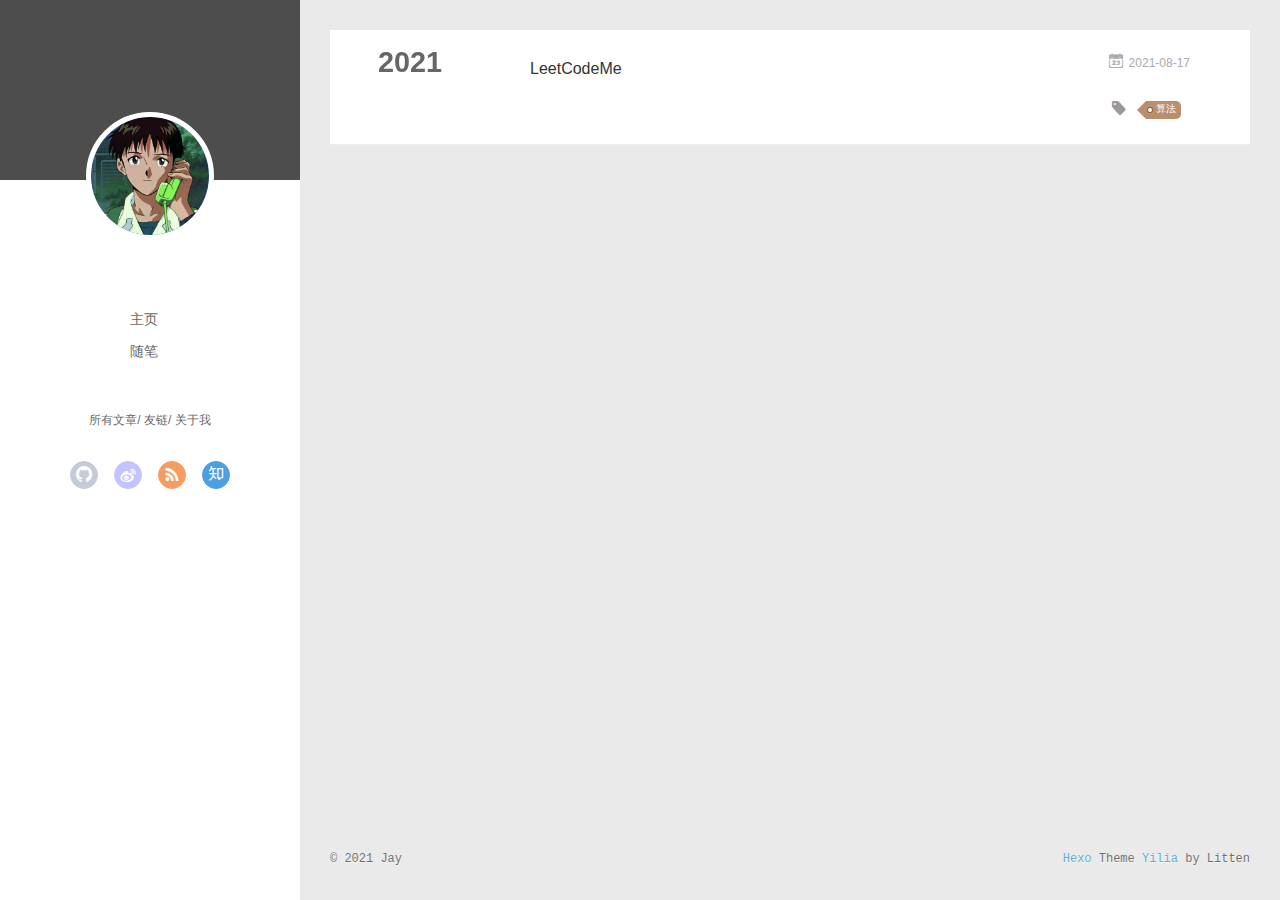
<file: tags/算法/index.html>
<!DOCTYPE html>
<html>
<head>
  <meta charset="utf-8">
  
  <meta name="renderer" content="webkit">
  <meta http-equiv="X-UA-Compatible" content="IE=edge" >
  <link rel="dns-prefetch" href="http://example.com">
  <title>Tag: 算法 | MyFirstBlog</title>
  <meta name="viewport" content="width=device-width, initial-scale=1, maximum-scale=1">
  <meta property="og:type" content="website">
<meta property="og:title" content="MyFirstBlog">
<meta property="og:url" content="http://example.com/tags/%E7%AE%97%E6%B3%95/index.html">
<meta property="og:site_name" content="MyFirstBlog">
<meta property="og:locale" content="en_US">
<meta property="article:author" content="Jay">
<meta name="twitter:card" content="summary">
  
    <link rel="alternative" href="/atom.xml" title="MyFirstBlog" type="application/atom+xml">
  
  
    <link rel="icon" href="/favicon.png">
  
  <link rel="stylesheet" type="text/css" href="/./main.0cf68a.css">
  <style type="text/css">
  
    #container.show {
      background: linear-gradient(200deg,#a0cfe4,#e8c37e);
    }
  </style>
  

  

<meta name="generator" content="Hexo 5.4.0"></head>

<body>
  <div id="container" q-class="show:isCtnShow">
    <canvas id="anm-canvas" class="anm-canvas"></canvas>
    <div class="left-col" q-class="show:isShow">
      
<div class="overlay" style="background: #4d4d4d"></div>
<div class="intrude-less">
	<header id="header" class="inner">
		<a href="/" class="profilepic">
			<img src="/assets/img/avatar.JPG" class="js-avatar">
		</a>
		<hgroup>
		  <h1 class="header-author"><a href="/"></a></h1>
		</hgroup>
		

		<nav class="header-menu">
			<ul>
			
				<li><a href="/">主页</a></li>
	        
				<li><a href="/tags/%E9%9A%8F%E7%AC%94/">随笔</a></li>
	        
			</ul>
		</nav>
		<nav class="header-smart-menu">
    		
    			
    			<a q-on="click: openSlider(e, 'innerArchive')" href="javascript:void(0)">所有文章</a>
    			
            
    			
    			<a q-on="click: openSlider(e, 'friends')" href="javascript:void(0)">友链</a>
    			
            
    			
    			<a q-on="click: openSlider(e, 'aboutme')" href="javascript:void(0)">关于我</a>
    			
            
		</nav>
		<nav class="header-nav">
			<div class="social">
				
					<a class="github" target="_blank" href="#" title="github"><i class="icon-github"></i></a>
		        
					<a class="weibo" target="_blank" href="#" title="weibo"><i class="icon-weibo"></i></a>
		        
					<a class="rss" target="_blank" href="#" title="rss"><i class="icon-rss"></i></a>
		        
					<a class="zhihu" target="_blank" href="#" title="zhihu"><i class="icon-zhihu"></i></a>
		        
			</div>
		</nav>
	</header>		
</div>

    </div>
    <div class="mid-col" q-class="show:isShow,hide:isShow|isFalse">
      
<nav id="mobile-nav">
  	<div class="overlay js-overlay" style="background: #4d4d4d"></div>
	<div class="btnctn js-mobile-btnctn">
  		<div class="slider-trigger list" q-on="click: openSlider(e)"><i class="icon icon-sort"></i></div>
	</div>
	<div class="intrude-less">
		<header id="header" class="inner">
			<div class="profilepic">
				<img src="/assets/img/avatar.JPG" class="js-avatar">
			</div>
			<hgroup>
			  <h1 class="header-author js-header-author"></h1>
			</hgroup>
			
			
			
				
			
				
			
			
			
			<nav class="header-nav">
				<div class="social">
					
						<a class="github" target="_blank" href="#" title="github"><i class="icon-github"></i></a>
			        
						<a class="weibo" target="_blank" href="#" title="weibo"><i class="icon-weibo"></i></a>
			        
						<a class="rss" target="_blank" href="#" title="rss"><i class="icon-rss"></i></a>
			        
						<a class="zhihu" target="_blank" href="#" title="zhihu"><i class="icon-zhihu"></i></a>
			        
				</div>
			</nav>

			<nav class="header-menu js-header-menu">
				<ul style="width: 50%">
				
				
					<li style="width: 50%"><a href="/">主页</a></li>
		        
					<li style="width: 50%"><a href="/tags/%E9%9A%8F%E7%AC%94/">随笔</a></li>
		        
				</ul>
			</nav>
		</header>				
	</div>
	<div class="mobile-mask" style="display:none" q-show="isShow"></div>
</nav>

      <div id="wrapper" class="body-wrap">
        <div class="menu-l">
          <div class="canvas-wrap">
            <canvas data-colors="#eaeaea" data-sectionHeight="100" data-contentId="js-content" id="myCanvas1" class="anm-canvas"></canvas>
          </div>
          <div id="js-content" class="content-ll">
            
  
  
    
    
      
      
      <section class="archives-wrap">
        <div class="archive-year-wrap">
          <a href="/archives/2021" class="archive-year">2021</a>
        </div>
        <div class="archives">
    
    <article class="archive-article archive-type-post">
  <div class="archive-article-inner">
    <header class="archive-article-header">
      	<div class="article-meta">
	      	<a href="/2021/08/17/LeetCodeMe/" class="archive-article-date">
  	<time datetime="2021-08-17T07:34:07.000Z" itemprop="datePublished"><i class="icon-calendar icon"></i>2021-08-17</time>
</a>
        </div>
    	 
  
    <h1 itemprop="name">
      <a class="archive-article-title" href="/2021/08/17/LeetCodeMe/">LeetCodeMe</a>
    </h1>
  

        <div class="article-info info-on-right">
          
	<div class="article-tag tagcloud">
		<i class="icon-price-tags icon"></i>
		<ul class="article-tag-list">
			 
        		<li class="article-tag-list-item">
        			<a href="javascript:void(0)" class="js-tag article-tag-list-link color3">算法</a>
        		</li>
      		
		</ul>
	</div>

          

        </div>
        <div class="clearfix"></div>
    </header>
  </div>
</article>
  
  
    </div></section>
  

    


          </div>
        </div>
      </div>
      <footer id="footer">
  <div class="outer">
    <div id="footer-info">
    	<div class="footer-left">
    		&copy; 2021 Jay
    	</div>
      	<div class="footer-right">
      		<a href="http://hexo.io/" target="_blank">Hexo</a>  Theme <a href="https://github.com/litten/hexo-theme-yilia" target="_blank">Yilia</a> by Litten
      	</div>
    </div>
  </div>
</footer>
    </div>
    <script>
	var yiliaConfig = {
		mathjax: false,
		isHome: false,
		isPost: false,
		isArchive: false,
		isTag: true,
		isCategory: false,
		open_in_new: false,
		toc_hide_index: true,
		root: "/",
		innerArchive: true,
		showTags: false
	}
</script>

<script>!function(t){function n(e){if(r[e])return r[e].exports;var i=r[e]={exports:{},id:e,loaded:!1};return t[e].call(i.exports,i,i.exports,n),i.loaded=!0,i.exports}var r={};n.m=t,n.c=r,n.p="./",n(0)}([function(t,n,r){r(195),t.exports=r(191)},function(t,n,r){var e=r(3),i=r(52),o=r(27),u=r(28),c=r(53),f="prototype",a=function(t,n,r){var s,l,h,v,p=t&a.F,d=t&a.G,y=t&a.S,g=t&a.P,b=t&a.B,m=d?e:y?e[n]||(e[n]={}):(e[n]||{})[f],x=d?i:i[n]||(i[n]={}),w=x[f]||(x[f]={});d&&(r=n);for(s in r)l=!p&&m&&void 0!==m[s],h=(l?m:r)[s],v=b&&l?c(h,e):g&&"function"==typeof h?c(Function.call,h):h,m&&u(m,s,h,t&a.U),x[s]!=h&&o(x,s,v),g&&w[s]!=h&&(w[s]=h)};e.core=i,a.F=1,a.G=2,a.S=4,a.P=8,a.B=16,a.W=32,a.U=64,a.R=128,t.exports=a},function(t,n,r){var e=r(6);t.exports=function(t){if(!e(t))throw TypeError(t+" is not an object!");return t}},function(t,n){var r=t.exports="undefined"!=typeof window&&window.Math==Math?window:"undefined"!=typeof self&&self.Math==Math?self:Function("return this")();"number"==typeof __g&&(__g=r)},function(t,n){t.exports=function(t){try{return!!t()}catch(t){return!0}}},function(t,n){var r=t.exports="undefined"!=typeof window&&window.Math==Math?window:"undefined"!=typeof self&&self.Math==Math?self:Function("return this")();"number"==typeof __g&&(__g=r)},function(t,n){t.exports=function(t){return"object"==typeof t?null!==t:"function"==typeof t}},function(t,n,r){var e=r(126)("wks"),i=r(76),o=r(3).Symbol,u="function"==typeof o;(t.exports=function(t){return e[t]||(e[t]=u&&o[t]||(u?o:i)("Symbol."+t))}).store=e},function(t,n){var r={}.hasOwnProperty;t.exports=function(t,n){return r.call(t,n)}},function(t,n,r){var e=r(94),i=r(33);t.exports=function(t){return e(i(t))}},function(t,n,r){t.exports=!r(4)(function(){return 7!=Object.defineProperty({},"a",{get:function(){return 7}}).a})},function(t,n,r){var e=r(2),i=r(167),o=r(50),u=Object.defineProperty;n.f=r(10)?Object.defineProperty:function(t,n,r){if(e(t),n=o(n,!0),e(r),i)try{return u(t,n,r)}catch(t){}if("get"in r||"set"in r)throw TypeError("Accessors not supported!");return"value"in r&&(t[n]=r.value),t}},function(t,n,r){t.exports=!r(18)(function(){return 7!=Object.defineProperty({},"a",{get:function(){return 7}}).a})},function(t,n,r){var e=r(14),i=r(22);t.exports=r(12)?function(t,n,r){return e.f(t,n,i(1,r))}:function(t,n,r){return t[n]=r,t}},function(t,n,r){var e=r(20),i=r(58),o=r(42),u=Object.defineProperty;n.f=r(12)?Object.defineProperty:function(t,n,r){if(e(t),n=o(n,!0),e(r),i)try{return u(t,n,r)}catch(t){}if("get"in r||"set"in r)throw TypeError("Accessors not supported!");return"value"in r&&(t[n]=r.value),t}},function(t,n,r){var e=r(40)("wks"),i=r(23),o=r(5).Symbol,u="function"==typeof o;(t.exports=function(t){return e[t]||(e[t]=u&&o[t]||(u?o:i)("Symbol."+t))}).store=e},function(t,n,r){var e=r(67),i=Math.min;t.exports=function(t){return t>0?i(e(t),9007199254740991):0}},function(t,n,r){var e=r(46);t.exports=function(t){return Object(e(t))}},function(t,n){t.exports=function(t){try{return!!t()}catch(t){return!0}}},function(t,n,r){var e=r(63),i=r(34);t.exports=Object.keys||function(t){return e(t,i)}},function(t,n,r){var e=r(21);t.exports=function(t){if(!e(t))throw TypeError(t+" is not an object!");return t}},function(t,n){t.exports=function(t){return"object"==typeof t?null!==t:"function"==typeof t}},function(t,n){t.exports=function(t,n){return{enumerable:!(1&t),configurable:!(2&t),writable:!(4&t),value:n}}},function(t,n){var r=0,e=Math.random();t.exports=function(t){return"Symbol(".concat(void 0===t?"":t,")_",(++r+e).toString(36))}},function(t,n){var r={}.hasOwnProperty;t.exports=function(t,n){return r.call(t,n)}},function(t,n){var r=t.exports={version:"2.4.0"};"number"==typeof __e&&(__e=r)},function(t,n){t.exports=function(t){if("function"!=typeof t)throw TypeError(t+" is not a function!");return t}},function(t,n,r){var e=r(11),i=r(66);t.exports=r(10)?function(t,n,r){return e.f(t,n,i(1,r))}:function(t,n,r){return t[n]=r,t}},function(t,n,r){var e=r(3),i=r(27),o=r(24),u=r(76)("src"),c="toString",f=Function[c],a=(""+f).split(c);r(52).inspectSource=function(t){return f.call(t)},(t.exports=function(t,n,r,c){var f="function"==typeof r;f&&(o(r,"name")||i(r,"name",n)),t[n]!==r&&(f&&(o(r,u)||i(r,u,t[n]?""+t[n]:a.join(String(n)))),t===e?t[n]=r:c?t[n]?t[n]=r:i(t,n,r):(delete t[n],i(t,n,r)))})(Function.prototype,c,function(){return"function"==typeof this&&this[u]||f.call(this)})},function(t,n,r){var e=r(1),i=r(4),o=r(46),u=function(t,n,r,e){var i=String(o(t)),u="<"+n;return""!==r&&(u+=" "+r+'="'+String(e).replace(/"/g,"&quot;")+'"'),u+">"+i+"</"+n+">"};t.exports=function(t,n){var r={};r[t]=n(u),e(e.P+e.F*i(function(){var n=""[t]('"');return n!==n.toLowerCase()||n.split('"').length>3}),"String",r)}},function(t,n,r){var e=r(115),i=r(46);t.exports=function(t){return e(i(t))}},function(t,n,r){var e=r(116),i=r(66),o=r(30),u=r(50),c=r(24),f=r(167),a=Object.getOwnPropertyDescriptor;n.f=r(10)?a:function(t,n){if(t=o(t),n=u(n,!0),f)try{return a(t,n)}catch(t){}if(c(t,n))return i(!e.f.call(t,n),t[n])}},function(t,n,r){var e=r(24),i=r(17),o=r(145)("IE_PROTO"),u=Object.prototype;t.exports=Object.getPrototypeOf||function(t){return t=i(t),e(t,o)?t[o]:"function"==typeof t.constructor&&t instanceof t.constructor?t.constructor.prototype:t instanceof Object?u:null}},function(t,n){t.exports=function(t){if(void 0==t)throw TypeError("Can't call method on  "+t);return t}},function(t,n){t.exports="constructor,hasOwnProperty,isPrototypeOf,propertyIsEnumerable,toLocaleString,toString,valueOf".split(",")},function(t,n){t.exports={}},function(t,n){t.exports=!0},function(t,n){n.f={}.propertyIsEnumerable},function(t,n,r){var e=r(14).f,i=r(8),o=r(15)("toStringTag");t.exports=function(t,n,r){t&&!i(t=r?t:t.prototype,o)&&e(t,o,{configurable:!0,value:n})}},function(t,n,r){var e=r(40)("keys"),i=r(23);t.exports=function(t){return e[t]||(e[t]=i(t))}},function(t,n,r){var e=r(5),i="__core-js_shared__",o=e[i]||(e[i]={});t.exports=function(t){return o[t]||(o[t]={})}},function(t,n){var r=Math.ceil,e=Math.floor;t.exports=function(t){return isNaN(t=+t)?0:(t>0?e:r)(t)}},function(t,n,r){var e=r(21);t.exports=function(t,n){if(!e(t))return t;var r,i;if(n&&"function"==typeof(r=t.toString)&&!e(i=r.call(t)))return i;if("function"==typeof(r=t.valueOf)&&!e(i=r.call(t)))return i;if(!n&&"function"==typeof(r=t.toString)&&!e(i=r.call(t)))return i;throw TypeError("Can't convert object to primitive value")}},function(t,n,r){var e=r(5),i=r(25),o=r(36),u=r(44),c=r(14).f;t.exports=function(t){var n=i.Symbol||(i.Symbol=o?{}:e.Symbol||{});"_"==t.charAt(0)||t in n||c(n,t,{value:u.f(t)})}},function(t,n,r){n.f=r(15)},function(t,n){var r={}.toString;t.exports=function(t){return r.call(t).slice(8,-1)}},function(t,n){t.exports=function(t){if(void 0==t)throw TypeError("Can't call method on  "+t);return t}},function(t,n,r){var e=r(4);t.exports=function(t,n){return!!t&&e(function(){n?t.call(null,function(){},1):t.call(null)})}},function(t,n,r){var e=r(53),i=r(115),o=r(17),u=r(16),c=r(203);t.exports=function(t,n){var r=1==t,f=2==t,a=3==t,s=4==t,l=6==t,h=5==t||l,v=n||c;return function(n,c,p){for(var d,y,g=o(n),b=i(g),m=e(c,p,3),x=u(b.length),w=0,S=r?v(n,x):f?v(n,0):void 0;x>w;w++)if((h||w in b)&&(d=b[w],y=m(d,w,g),t))if(r)S[w]=y;else if(y)switch(t){case 3:return!0;case 5:return d;case 6:return w;case 2:S.push(d)}else if(s)return!1;return l?-1:a||s?s:S}}},function(t,n,r){var e=r(1),i=r(52),o=r(4);t.exports=function(t,n){var r=(i.Object||{})[t]||Object[t],u={};u[t]=n(r),e(e.S+e.F*o(function(){r(1)}),"Object",u)}},function(t,n,r){var e=r(6);t.exports=function(t,n){if(!e(t))return t;var r,i;if(n&&"function"==typeof(r=t.toString)&&!e(i=r.call(t)))return i;if("function"==typeof(r=t.valueOf)&&!e(i=r.call(t)))return i;if(!n&&"function"==typeof(r=t.toString)&&!e(i=r.call(t)))return i;throw TypeError("Can't convert object to primitive value")}},function(t,n,r){var e=r(5),i=r(25),o=r(91),u=r(13),c="prototype",f=function(t,n,r){var a,s,l,h=t&f.F,v=t&f.G,p=t&f.S,d=t&f.P,y=t&f.B,g=t&f.W,b=v?i:i[n]||(i[n]={}),m=b[c],x=v?e:p?e[n]:(e[n]||{})[c];v&&(r=n);for(a in r)(s=!h&&x&&void 0!==x[a])&&a in b||(l=s?x[a]:r[a],b[a]=v&&"function"!=typeof x[a]?r[a]:y&&s?o(l,e):g&&x[a]==l?function(t){var n=function(n,r,e){if(this instanceof t){switch(arguments.length){case 0:return new t;case 1:return new t(n);case 2:return new t(n,r)}return new t(n,r,e)}return t.apply(this,arguments)};return n[c]=t[c],n}(l):d&&"function"==typeof l?o(Function.call,l):l,d&&((b.virtual||(b.virtual={}))[a]=l,t&f.R&&m&&!m[a]&&u(m,a,l)))};f.F=1,f.G=2,f.S=4,f.P=8,f.B=16,f.W=32,f.U=64,f.R=128,t.exports=f},function(t,n){var r=t.exports={version:"2.4.0"};"number"==typeof __e&&(__e=r)},function(t,n,r){var e=r(26);t.exports=function(t,n,r){if(e(t),void 0===n)return t;switch(r){case 1:return function(r){return t.call(n,r)};case 2:return function(r,e){return t.call(n,r,e)};case 3:return function(r,e,i){return t.call(n,r,e,i)}}return function(){return t.apply(n,arguments)}}},function(t,n,r){var e=r(183),i=r(1),o=r(126)("metadata"),u=o.store||(o.store=new(r(186))),c=function(t,n,r){var i=u.get(t);if(!i){if(!r)return;u.set(t,i=new e)}var o=i.get(n);if(!o){if(!r)return;i.set(n,o=new e)}return o},f=function(t,n,r){var e=c(n,r,!1);return void 0!==e&&e.has(t)},a=function(t,n,r){var e=c(n,r,!1);return void 0===e?void 0:e.get(t)},s=function(t,n,r,e){c(r,e,!0).set(t,n)},l=function(t,n){var r=c(t,n,!1),e=[];return r&&r.forEach(function(t,n){e.push(n)}),e},h=function(t){return void 0===t||"symbol"==typeof t?t:String(t)},v=function(t){i(i.S,"Reflect",t)};t.exports={store:u,map:c,has:f,get:a,set:s,keys:l,key:h,exp:v}},function(t,n,r){"use strict";if(r(10)){var e=r(69),i=r(3),o=r(4),u=r(1),c=r(127),f=r(152),a=r(53),s=r(68),l=r(66),h=r(27),v=r(73),p=r(67),d=r(16),y=r(75),g=r(50),b=r(24),m=r(180),x=r(114),w=r(6),S=r(17),_=r(137),O=r(70),E=r(32),P=r(71).f,j=r(154),F=r(76),M=r(7),A=r(48),N=r(117),T=r(146),I=r(155),k=r(80),L=r(123),R=r(74),C=r(130),D=r(160),U=r(11),W=r(31),G=U.f,B=W.f,V=i.RangeError,z=i.TypeError,q=i.Uint8Array,K="ArrayBuffer",J="Shared"+K,Y="BYTES_PER_ELEMENT",H="prototype",$=Array[H],X=f.ArrayBuffer,Q=f.DataView,Z=A(0),tt=A(2),nt=A(3),rt=A(4),et=A(5),it=A(6),ot=N(!0),ut=N(!1),ct=I.values,ft=I.keys,at=I.entries,st=$.lastIndexOf,lt=$.reduce,ht=$.reduceRight,vt=$.join,pt=$.sort,dt=$.slice,yt=$.toString,gt=$.toLocaleString,bt=M("iterator"),mt=M("toStringTag"),xt=F("typed_constructor"),wt=F("def_constructor"),St=c.CONSTR,_t=c.TYPED,Ot=c.VIEW,Et="Wrong length!",Pt=A(1,function(t,n){return Tt(T(t,t[wt]),n)}),jt=o(function(){return 1===new q(new Uint16Array([1]).buffer)[0]}),Ft=!!q&&!!q[H].set&&o(function(){new q(1).set({})}),Mt=function(t,n){if(void 0===t)throw z(Et);var r=+t,e=d(t);if(n&&!m(r,e))throw V(Et);return e},At=function(t,n){var r=p(t);if(r<0||r%n)throw V("Wrong offset!");return r},Nt=function(t){if(w(t)&&_t in t)return t;throw z(t+" is not a typed array!")},Tt=function(t,n){if(!(w(t)&&xt in t))throw z("It is not a typed array constructor!");return new t(n)},It=function(t,n){return kt(T(t,t[wt]),n)},kt=function(t,n){for(var r=0,e=n.length,i=Tt(t,e);e>r;)i[r]=n[r++];return i},Lt=function(t,n,r){G(t,n,{get:function(){return this._d[r]}})},Rt=function(t){var n,r,e,i,o,u,c=S(t),f=arguments.length,s=f>1?arguments[1]:void 0,l=void 0!==s,h=j(c);if(void 0!=h&&!_(h)){for(u=h.call(c),e=[],n=0;!(o=u.next()).done;n++)e.push(o.value);c=e}for(l&&f>2&&(s=a(s,arguments[2],2)),n=0,r=d(c.length),i=Tt(this,r);r>n;n++)i[n]=l?s(c[n],n):c[n];return i},Ct=function(){for(var t=0,n=arguments.length,r=Tt(this,n);n>t;)r[t]=arguments[t++];return r},Dt=!!q&&o(function(){gt.call(new q(1))}),Ut=function(){return gt.apply(Dt?dt.call(Nt(this)):Nt(this),arguments)},Wt={copyWithin:function(t,n){return D.call(Nt(this),t,n,arguments.length>2?arguments[2]:void 0)},every:function(t){return rt(Nt(this),t,arguments.length>1?arguments[1]:void 0)},fill:function(t){return C.apply(Nt(this),arguments)},filter:function(t){return It(this,tt(Nt(this),t,arguments.length>1?arguments[1]:void 0))},find:function(t){return et(Nt(this),t,arguments.length>1?arguments[1]:void 0)},findIndex:function(t){return it(Nt(this),t,arguments.length>1?arguments[1]:void 0)},forEach:function(t){Z(Nt(this),t,arguments.length>1?arguments[1]:void 0)},indexOf:function(t){return ut(Nt(this),t,arguments.length>1?arguments[1]:void 0)},includes:function(t){return ot(Nt(this),t,arguments.length>1?arguments[1]:void 0)},join:function(t){return vt.apply(Nt(this),arguments)},lastIndexOf:function(t){return st.apply(Nt(this),arguments)},map:function(t){return Pt(Nt(this),t,arguments.length>1?arguments[1]:void 0)},reduce:function(t){return lt.apply(Nt(this),arguments)},reduceRight:function(t){return ht.apply(Nt(this),arguments)},reverse:function(){for(var t,n=this,r=Nt(n).length,e=Math.floor(r/2),i=0;i<e;)t=n[i],n[i++]=n[--r],n[r]=t;return n},some:function(t){return nt(Nt(this),t,arguments.length>1?arguments[1]:void 0)},sort:function(t){return pt.call(Nt(this),t)},subarray:function(t,n){var r=Nt(this),e=r.length,i=y(t,e);return new(T(r,r[wt]))(r.buffer,r.byteOffset+i*r.BYTES_PER_ELEMENT,d((void 0===n?e:y(n,e))-i))}},Gt=function(t,n){return It(this,dt.call(Nt(this),t,n))},Bt=function(t){Nt(this);var n=At(arguments[1],1),r=this.length,e=S(t),i=d(e.length),o=0;if(i+n>r)throw V(Et);for(;o<i;)this[n+o]=e[o++]},Vt={entries:function(){return at.call(Nt(this))},keys:function(){return ft.call(Nt(this))},values:function(){return ct.call(Nt(this))}},zt=function(t,n){return w(t)&&t[_t]&&"symbol"!=typeof n&&n in t&&String(+n)==String(n)},qt=function(t,n){return zt(t,n=g(n,!0))?l(2,t[n]):B(t,n)},Kt=function(t,n,r){return!(zt(t,n=g(n,!0))&&w(r)&&b(r,"value"))||b(r,"get")||b(r,"set")||r.configurable||b(r,"writable")&&!r.writable||b(r,"enumerable")&&!r.enumerable?G(t,n,r):(t[n]=r.value,t)};St||(W.f=qt,U.f=Kt),u(u.S+u.F*!St,"Object",{getOwnPropertyDescriptor:qt,defineProperty:Kt}),o(function(){yt.call({})})&&(yt=gt=function(){return vt.call(this)});var Jt=v({},Wt);v(Jt,Vt),h(Jt,bt,Vt.values),v(Jt,{slice:Gt,set:Bt,constructor:function(){},toString:yt,toLocaleString:Ut}),Lt(Jt,"buffer","b"),Lt(Jt,"byteOffset","o"),Lt(Jt,"byteLength","l"),Lt(Jt,"length","e"),G(Jt,mt,{get:function(){return this[_t]}}),t.exports=function(t,n,r,f){f=!!f;var a=t+(f?"Clamped":"")+"Array",l="Uint8Array"!=a,v="get"+t,p="set"+t,y=i[a],g=y||{},b=y&&E(y),m=!y||!c.ABV,S={},_=y&&y[H],j=function(t,r){var e=t._d;return e.v[v](r*n+e.o,jt)},F=function(t,r,e){var i=t._d;f&&(e=(e=Math.round(e))<0?0:e>255?255:255&e),i.v[p](r*n+i.o,e,jt)},M=function(t,n){G(t,n,{get:function(){return j(this,n)},set:function(t){return F(this,n,t)},enumerable:!0})};m?(y=r(function(t,r,e,i){s(t,y,a,"_d");var o,u,c,f,l=0,v=0;if(w(r)){if(!(r instanceof X||(f=x(r))==K||f==J))return _t in r?kt(y,r):Rt.call(y,r);o=r,v=At(e,n);var p=r.byteLength;if(void 0===i){if(p%n)throw V(Et);if((u=p-v)<0)throw V(Et)}else if((u=d(i)*n)+v>p)throw V(Et);c=u/n}else c=Mt(r,!0),u=c*n,o=new X(u);for(h(t,"_d",{b:o,o:v,l:u,e:c,v:new Q(o)});l<c;)M(t,l++)}),_=y[H]=O(Jt),h(_,"constructor",y)):L(function(t){new y(null),new y(t)},!0)||(y=r(function(t,r,e,i){s(t,y,a);var o;return w(r)?r instanceof X||(o=x(r))==K||o==J?void 0!==i?new g(r,At(e,n),i):void 0!==e?new g(r,At(e,n)):new g(r):_t in r?kt(y,r):Rt.call(y,r):new g(Mt(r,l))}),Z(b!==Function.prototype?P(g).concat(P(b)):P(g),function(t){t in y||h(y,t,g[t])}),y[H]=_,e||(_.constructor=y));var A=_[bt],N=!!A&&("values"==A.name||void 0==A.name),T=Vt.values;h(y,xt,!0),h(_,_t,a),h(_,Ot,!0),h(_,wt,y),(f?new y(1)[mt]==a:mt in _)||G(_,mt,{get:function(){return a}}),S[a]=y,u(u.G+u.W+u.F*(y!=g),S),u(u.S,a,{BYTES_PER_ELEMENT:n,from:Rt,of:Ct}),Y in _||h(_,Y,n),u(u.P,a,Wt),R(a),u(u.P+u.F*Ft,a,{set:Bt}),u(u.P+u.F*!N,a,Vt),u(u.P+u.F*(_.toString!=yt),a,{toString:yt}),u(u.P+u.F*o(function(){new y(1).slice()}),a,{slice:Gt}),u(u.P+u.F*(o(function(){return[1,2].toLocaleString()!=new y([1,2]).toLocaleString()})||!o(function(){_.toLocaleString.call([1,2])})),a,{toLocaleString:Ut}),k[a]=N?A:T,e||N||h(_,bt,T)}}else t.exports=function(){}},function(t,n){var r={}.toString;t.exports=function(t){return r.call(t).slice(8,-1)}},function(t,n,r){var e=r(21),i=r(5).document,o=e(i)&&e(i.createElement);t.exports=function(t){return o?i.createElement(t):{}}},function(t,n,r){t.exports=!r(12)&&!r(18)(function(){return 7!=Object.defineProperty(r(57)("div"),"a",{get:function(){return 7}}).a})},function(t,n,r){"use strict";var e=r(36),i=r(51),o=r(64),u=r(13),c=r(8),f=r(35),a=r(96),s=r(38),l=r(103),h=r(15)("iterator"),v=!([].keys&&"next"in[].keys()),p="keys",d="values",y=function(){return this};t.exports=function(t,n,r,g,b,m,x){a(r,n,g);var w,S,_,O=function(t){if(!v&&t in F)return F[t];switch(t){case p:case d:return function(){return new r(this,t)}}return function(){return new r(this,t)}},E=n+" Iterator",P=b==d,j=!1,F=t.prototype,M=F[h]||F["@@iterator"]||b&&F[b],A=M||O(b),N=b?P?O("entries"):A:void 0,T="Array"==n?F.entries||M:M;if(T&&(_=l(T.call(new t)))!==Object.prototype&&(s(_,E,!0),e||c(_,h)||u(_,h,y)),P&&M&&M.name!==d&&(j=!0,A=function(){return M.call(this)}),e&&!x||!v&&!j&&F[h]||u(F,h,A),f[n]=A,f[E]=y,b)if(w={values:P?A:O(d),keys:m?A:O(p),entries:N},x)for(S in w)S in F||o(F,S,w[S]);else i(i.P+i.F*(v||j),n,w);return w}},function(t,n,r){var e=r(20),i=r(100),o=r(34),u=r(39)("IE_PROTO"),c=function(){},f="prototype",a=function(){var t,n=r(57)("iframe"),e=o.length;for(n.style.display="none",r(93).appendChild(n),n.src="javascript:",t=n.contentWindow.document,t.open(),t.write("<script>document.F=Object<\/script>"),t.close(),a=t.F;e--;)delete a[f][o[e]];return a()};t.exports=Object.create||function(t,n){var r;return null!==t?(c[f]=e(t),r=new c,c[f]=null,r[u]=t):r=a(),void 0===n?r:i(r,n)}},function(t,n,r){var e=r(63),i=r(34).concat("length","prototype");n.f=Object.getOwnPropertyNames||function(t){return e(t,i)}},function(t,n){n.f=Object.getOwnPropertySymbols},function(t,n,r){var e=r(8),i=r(9),o=r(90)(!1),u=r(39)("IE_PROTO");t.exports=function(t,n){var r,c=i(t),f=0,a=[];for(r in c)r!=u&&e(c,r)&&a.push(r);for(;n.length>f;)e(c,r=n[f++])&&(~o(a,r)||a.push(r));return a}},function(t,n,r){t.exports=r(13)},function(t,n,r){var e=r(76)("meta"),i=r(6),o=r(24),u=r(11).f,c=0,f=Object.isExtensible||function(){return!0},a=!r(4)(function(){return f(Object.preventExtensions({}))}),s=function(t){u(t,e,{value:{i:"O"+ ++c,w:{}}})},l=function(t,n){if(!i(t))return"symbol"==typeof t?t:("string"==typeof t?"S":"P")+t;if(!o(t,e)){if(!f(t))return"F";if(!n)return"E";s(t)}return t[e].i},h=function(t,n){if(!o(t,e)){if(!f(t))return!0;if(!n)return!1;s(t)}return t[e].w},v=function(t){return a&&p.NEED&&f(t)&&!o(t,e)&&s(t),t},p=t.exports={KEY:e,NEED:!1,fastKey:l,getWeak:h,onFreeze:v}},function(t,n){t.exports=function(t,n){return{enumerable:!(1&t),configurable:!(2&t),writable:!(4&t),value:n}}},function(t,n){var r=Math.ceil,e=Math.floor;t.exports=function(t){return isNaN(t=+t)?0:(t>0?e:r)(t)}},function(t,n){t.exports=function(t,n,r,e){if(!(t instanceof n)||void 0!==e&&e in t)throw TypeError(r+": incorrect invocation!");return t}},function(t,n){t.exports=!1},function(t,n,r){var e=r(2),i=r(173),o=r(133),u=r(145)("IE_PROTO"),c=function(){},f="prototype",a=function(){var t,n=r(132)("iframe"),e=o.length;for(n.style.display="none",r(135).appendChild(n),n.src="javascript:",t=n.contentWindow.document,t.open(),t.write("<script>document.F=Object<\/script>"),t.close(),a=t.F;e--;)delete a[f][o[e]];return a()};t.exports=Object.create||function(t,n){var r;return null!==t?(c[f]=e(t),r=new c,c[f]=null,r[u]=t):r=a(),void 0===n?r:i(r,n)}},function(t,n,r){var e=r(175),i=r(133).concat("length","prototype");n.f=Object.getOwnPropertyNames||function(t){return e(t,i)}},function(t,n,r){var e=r(175),i=r(133);t.exports=Object.keys||function(t){return e(t,i)}},function(t,n,r){var e=r(28);t.exports=function(t,n,r){for(var i in n)e(t,i,n[i],r);return t}},function(t,n,r){"use strict";var e=r(3),i=r(11),o=r(10),u=r(7)("species");t.exports=function(t){var n=e[t];o&&n&&!n[u]&&i.f(n,u,{configurable:!0,get:function(){return this}})}},function(t,n,r){var e=r(67),i=Math.max,o=Math.min;t.exports=function(t,n){return t=e(t),t<0?i(t+n,0):o(t,n)}},function(t,n){var r=0,e=Math.random();t.exports=function(t){return"Symbol(".concat(void 0===t?"":t,")_",(++r+e).toString(36))}},function(t,n,r){var e=r(33);t.exports=function(t){return Object(e(t))}},function(t,n,r){var e=r(7)("unscopables"),i=Array.prototype;void 0==i[e]&&r(27)(i,e,{}),t.exports=function(t){i[e][t]=!0}},function(t,n,r){var e=r(53),i=r(169),o=r(137),u=r(2),c=r(16),f=r(154),a={},s={},n=t.exports=function(t,n,r,l,h){var v,p,d,y,g=h?function(){return t}:f(t),b=e(r,l,n?2:1),m=0;if("function"!=typeof g)throw TypeError(t+" is not iterable!");if(o(g)){for(v=c(t.length);v>m;m++)if((y=n?b(u(p=t[m])[0],p[1]):b(t[m]))===a||y===s)return y}else for(d=g.call(t);!(p=d.next()).done;)if((y=i(d,b,p.value,n))===a||y===s)return y};n.BREAK=a,n.RETURN=s},function(t,n){t.exports={}},function(t,n,r){var e=r(11).f,i=r(24),o=r(7)("toStringTag");t.exports=function(t,n,r){t&&!i(t=r?t:t.prototype,o)&&e(t,o,{configurable:!0,value:n})}},function(t,n,r){var e=r(1),i=r(46),o=r(4),u=r(150),c="["+u+"]",f="​",a=RegExp("^"+c+c+"*"),s=RegExp(c+c+"*$"),l=function(t,n,r){var i={},c=o(function(){return!!u[t]()||f[t]()!=f}),a=i[t]=c?n(h):u[t];r&&(i[r]=a),e(e.P+e.F*c,"String",i)},h=l.trim=function(t,n){return t=String(i(t)),1&n&&(t=t.replace(a,"")),2&n&&(t=t.replace(s,"")),t};t.exports=l},function(t,n,r){t.exports={default:r(86),__esModule:!0}},function(t,n,r){t.exports={default:r(87),__esModule:!0}},function(t,n,r){"use strict";function e(t){return t&&t.__esModule?t:{default:t}}n.__esModule=!0;var i=r(84),o=e(i),u=r(83),c=e(u),f="function"==typeof c.default&&"symbol"==typeof o.default?function(t){return typeof t}:function(t){return t&&"function"==typeof c.default&&t.constructor===c.default&&t!==c.default.prototype?"symbol":typeof t};n.default="function"==typeof c.default&&"symbol"===f(o.default)?function(t){return void 0===t?"undefined":f(t)}:function(t){return t&&"function"==typeof c.default&&t.constructor===c.default&&t!==c.default.prototype?"symbol":void 0===t?"undefined":f(t)}},function(t,n,r){r(110),r(108),r(111),r(112),t.exports=r(25).Symbol},function(t,n,r){r(109),r(113),t.exports=r(44).f("iterator")},function(t,n){t.exports=function(t){if("function"!=typeof t)throw TypeError(t+" is not a function!");return t}},function(t,n){t.exports=function(){}},function(t,n,r){var e=r(9),i=r(106),o=r(105);t.exports=function(t){return function(n,r,u){var c,f=e(n),a=i(f.length),s=o(u,a);if(t&&r!=r){for(;a>s;)if((c=f[s++])!=c)return!0}else for(;a>s;s++)if((t||s in f)&&f[s]===r)return t||s||0;return!t&&-1}}},function(t,n,r){var e=r(88);t.exports=function(t,n,r){if(e(t),void 0===n)return t;switch(r){case 1:return function(r){return t.call(n,r)};case 2:return function(r,e){return t.call(n,r,e)};case 3:return function(r,e,i){return t.call(n,r,e,i)}}return function(){return t.apply(n,arguments)}}},function(t,n,r){var e=r(19),i=r(62),o=r(37);t.exports=function(t){var n=e(t),r=i.f;if(r)for(var u,c=r(t),f=o.f,a=0;c.length>a;)f.call(t,u=c[a++])&&n.push(u);return n}},function(t,n,r){t.exports=r(5).document&&document.documentElement},function(t,n,r){var e=r(56);t.exports=Object("z").propertyIsEnumerable(0)?Object:function(t){return"String"==e(t)?t.split(""):Object(t)}},function(t,n,r){var e=r(56);t.exports=Array.isArray||function(t){return"Array"==e(t)}},function(t,n,r){"use strict";var e=r(60),i=r(22),o=r(38),u={};r(13)(u,r(15)("iterator"),function(){return this}),t.exports=function(t,n,r){t.prototype=e(u,{next:i(1,r)}),o(t,n+" Iterator")}},function(t,n){t.exports=function(t,n){return{value:n,done:!!t}}},function(t,n,r){var e=r(19),i=r(9);t.exports=function(t,n){for(var r,o=i(t),u=e(o),c=u.length,f=0;c>f;)if(o[r=u[f++]]===n)return r}},function(t,n,r){var e=r(23)("meta"),i=r(21),o=r(8),u=r(14).f,c=0,f=Object.isExtensible||function(){return!0},a=!r(18)(function(){return f(Object.preventExtensions({}))}),s=function(t){u(t,e,{value:{i:"O"+ ++c,w:{}}})},l=function(t,n){if(!i(t))return"symbol"==typeof t?t:("string"==typeof t?"S":"P")+t;if(!o(t,e)){if(!f(t))return"F";if(!n)return"E";s(t)}return t[e].i},h=function(t,n){if(!o(t,e)){if(!f(t))return!0;if(!n)return!1;s(t)}return t[e].w},v=function(t){return a&&p.NEED&&f(t)&&!o(t,e)&&s(t),t},p=t.exports={KEY:e,NEED:!1,fastKey:l,getWeak:h,onFreeze:v}},function(t,n,r){var e=r(14),i=r(20),o=r(19);t.exports=r(12)?Object.defineProperties:function(t,n){i(t);for(var r,u=o(n),c=u.length,f=0;c>f;)e.f(t,r=u[f++],n[r]);return t}},function(t,n,r){var e=r(37),i=r(22),o=r(9),u=r(42),c=r(8),f=r(58),a=Object.getOwnPropertyDescriptor;n.f=r(12)?a:function(t,n){if(t=o(t),n=u(n,!0),f)try{return a(t,n)}catch(t){}if(c(t,n))return i(!e.f.call(t,n),t[n])}},function(t,n,r){var e=r(9),i=r(61).f,o={}.toString,u="object"==typeof window&&window&&Object.getOwnPropertyNames?Object.getOwnPropertyNames(window):[],c=function(t){try{return i(t)}catch(t){return u.slice()}};t.exports.f=function(t){return u&&"[object Window]"==o.call(t)?c(t):i(e(t))}},function(t,n,r){var e=r(8),i=r(77),o=r(39)("IE_PROTO"),u=Object.prototype;t.exports=Object.getPrototypeOf||function(t){return t=i(t),e(t,o)?t[o]:"function"==typeof t.constructor&&t instanceof t.constructor?t.constructor.prototype:t instanceof Object?u:null}},function(t,n,r){var e=r(41),i=r(33);t.exports=function(t){return function(n,r){var o,u,c=String(i(n)),f=e(r),a=c.length;return f<0||f>=a?t?"":void 0:(o=c.charCodeAt(f),o<55296||o>56319||f+1===a||(u=c.charCodeAt(f+1))<56320||u>57343?t?c.charAt(f):o:t?c.slice(f,f+2):u-56320+(o-55296<<10)+65536)}}},function(t,n,r){var e=r(41),i=Math.max,o=Math.min;t.exports=function(t,n){return t=e(t),t<0?i(t+n,0):o(t,n)}},function(t,n,r){var e=r(41),i=Math.min;t.exports=function(t){return t>0?i(e(t),9007199254740991):0}},function(t,n,r){"use strict";var e=r(89),i=r(97),o=r(35),u=r(9);t.exports=r(59)(Array,"Array",function(t,n){this._t=u(t),this._i=0,this._k=n},function(){var t=this._t,n=this._k,r=this._i++;return!t||r>=t.length?(this._t=void 0,i(1)):"keys"==n?i(0,r):"values"==n?i(0,t[r]):i(0,[r,t[r]])},"values"),o.Arguments=o.Array,e("keys"),e("values"),e("entries")},function(t,n){},function(t,n,r){"use strict";var e=r(104)(!0);r(59)(String,"String",function(t){this._t=String(t),this._i=0},function(){var t,n=this._t,r=this._i;return r>=n.length?{value:void 0,done:!0}:(t=e(n,r),this._i+=t.length,{value:t,done:!1})})},function(t,n,r){"use strict";var e=r(5),i=r(8),o=r(12),u=r(51),c=r(64),f=r(99).KEY,a=r(18),s=r(40),l=r(38),h=r(23),v=r(15),p=r(44),d=r(43),y=r(98),g=r(92),b=r(95),m=r(20),x=r(9),w=r(42),S=r(22),_=r(60),O=r(102),E=r(101),P=r(14),j=r(19),F=E.f,M=P.f,A=O.f,N=e.Symbol,T=e.JSON,I=T&&T.stringify,k="prototype",L=v("_hidden"),R=v("toPrimitive"),C={}.propertyIsEnumerable,D=s("symbol-registry"),U=s("symbols"),W=s("op-symbols"),G=Object[k],B="function"==typeof N,V=e.QObject,z=!V||!V[k]||!V[k].findChild,q=o&&a(function(){return 7!=_(M({},"a",{get:function(){return M(this,"a",{value:7}).a}})).a})?function(t,n,r){var e=F(G,n);e&&delete G[n],M(t,n,r),e&&t!==G&&M(G,n,e)}:M,K=function(t){var n=U[t]=_(N[k]);return n._k=t,n},J=B&&"symbol"==typeof N.iterator?function(t){return"symbol"==typeof t}:function(t){return t instanceof N},Y=function(t,n,r){return t===G&&Y(W,n,r),m(t),n=w(n,!0),m(r),i(U,n)?(r.enumerable?(i(t,L)&&t[L][n]&&(t[L][n]=!1),r=_(r,{enumerable:S(0,!1)})):(i(t,L)||M(t,L,S(1,{})),t[L][n]=!0),q(t,n,r)):M(t,n,r)},H=function(t,n){m(t);for(var r,e=g(n=x(n)),i=0,o=e.length;o>i;)Y(t,r=e[i++],n[r]);return t},$=function(t,n){return void 0===n?_(t):H(_(t),n)},X=function(t){var n=C.call(this,t=w(t,!0));return!(this===G&&i(U,t)&&!i(W,t))&&(!(n||!i(this,t)||!i(U,t)||i(this,L)&&this[L][t])||n)},Q=function(t,n){if(t=x(t),n=w(n,!0),t!==G||!i(U,n)||i(W,n)){var r=F(t,n);return!r||!i(U,n)||i(t,L)&&t[L][n]||(r.enumerable=!0),r}},Z=function(t){for(var n,r=A(x(t)),e=[],o=0;r.length>o;)i(U,n=r[o++])||n==L||n==f||e.push(n);return e},tt=function(t){for(var n,r=t===G,e=A(r?W:x(t)),o=[],u=0;e.length>u;)!i(U,n=e[u++])||r&&!i(G,n)||o.push(U[n]);return o};B||(N=function(){if(this instanceof N)throw TypeError("Symbol is not a constructor!");var t=h(arguments.length>0?arguments[0]:void 0),n=function(r){this===G&&n.call(W,r),i(this,L)&&i(this[L],t)&&(this[L][t]=!1),q(this,t,S(1,r))};return o&&z&&q(G,t,{configurable:!0,set:n}),K(t)},c(N[k],"toString",function(){return this._k}),E.f=Q,P.f=Y,r(61).f=O.f=Z,r(37).f=X,r(62).f=tt,o&&!r(36)&&c(G,"propertyIsEnumerable",X,!0),p.f=function(t){return K(v(t))}),u(u.G+u.W+u.F*!B,{Symbol:N});for(var nt="hasInstance,isConcatSpreadable,iterator,match,replace,search,species,split,toPrimitive,toStringTag,unscopables".split(","),rt=0;nt.length>rt;)v(nt[rt++]);for(var nt=j(v.store),rt=0;nt.length>rt;)d(nt[rt++]);u(u.S+u.F*!B,"Symbol",{for:function(t){return i(D,t+="")?D[t]:D[t]=N(t)},keyFor:function(t){if(J(t))return y(D,t);throw TypeError(t+" is not a symbol!")},useSetter:function(){z=!0},useSimple:function(){z=!1}}),u(u.S+u.F*!B,"Object",{create:$,defineProperty:Y,defineProperties:H,getOwnPropertyDescriptor:Q,getOwnPropertyNames:Z,getOwnPropertySymbols:tt}),T&&u(u.S+u.F*(!B||a(function(){var t=N();return"[null]"!=I([t])||"{}"!=I({a:t})||"{}"!=I(Object(t))})),"JSON",{stringify:function(t){if(void 0!==t&&!J(t)){for(var n,r,e=[t],i=1;arguments.length>i;)e.push(arguments[i++]);return n=e[1],"function"==typeof n&&(r=n),!r&&b(n)||(n=function(t,n){if(r&&(n=r.call(this,t,n)),!J(n))return n}),e[1]=n,I.apply(T,e)}}}),N[k][R]||r(13)(N[k],R,N[k].valueOf),l(N,"Symbol"),l(Math,"Math",!0),l(e.JSON,"JSON",!0)},function(t,n,r){r(43)("asyncIterator")},function(t,n,r){r(43)("observable")},function(t,n,r){r(107);for(var e=r(5),i=r(13),o=r(35),u=r(15)("toStringTag"),c=["NodeList","DOMTokenList","MediaList","StyleSheetList","CSSRuleList"],f=0;f<5;f++){var a=c[f],s=e[a],l=s&&s.prototype;l&&!l[u]&&i(l,u,a),o[a]=o.Array}},function(t,n,r){var e=r(45),i=r(7)("toStringTag"),o="Arguments"==e(function(){return arguments}()),u=function(t,n){try{return t[n]}catch(t){}};t.exports=function(t){var n,r,c;return void 0===t?"Undefined":null===t?"Null":"string"==typeof(r=u(n=Object(t),i))?r:o?e(n):"Object"==(c=e(n))&&"function"==typeof n.callee?"Arguments":c}},function(t,n,r){var e=r(45);t.exports=Object("z").propertyIsEnumerable(0)?Object:function(t){return"String"==e(t)?t.split(""):Object(t)}},function(t,n){n.f={}.propertyIsEnumerable},function(t,n,r){var e=r(30),i=r(16),o=r(75);t.exports=function(t){return function(n,r,u){var c,f=e(n),a=i(f.length),s=o(u,a);if(t&&r!=r){for(;a>s;)if((c=f[s++])!=c)return!0}else for(;a>s;s++)if((t||s in f)&&f[s]===r)return t||s||0;return!t&&-1}}},function(t,n,r){"use strict";var e=r(3),i=r(1),o=r(28),u=r(73),c=r(65),f=r(79),a=r(68),s=r(6),l=r(4),h=r(123),v=r(81),p=r(136);t.exports=function(t,n,r,d,y,g){var b=e[t],m=b,x=y?"set":"add",w=m&&m.prototype,S={},_=function(t){var n=w[t];o(w,t,"delete"==t?function(t){return!(g&&!s(t))&&n.call(this,0===t?0:t)}:"has"==t?function(t){return!(g&&!s(t))&&n.call(this,0===t?0:t)}:"get"==t?function(t){return g&&!s(t)?void 0:n.call(this,0===t?0:t)}:"add"==t?function(t){return n.call(this,0===t?0:t),this}:function(t,r){return n.call(this,0===t?0:t,r),this})};if("function"==typeof m&&(g||w.forEach&&!l(function(){(new m).entries().next()}))){var O=new m,E=O[x](g?{}:-0,1)!=O,P=l(function(){O.has(1)}),j=h(function(t){new m(t)}),F=!g&&l(function(){for(var t=new m,n=5;n--;)t[x](n,n);return!t.has(-0)});j||(m=n(function(n,r){a(n,m,t);var e=p(new b,n,m);return void 0!=r&&f(r,y,e[x],e),e}),m.prototype=w,w.constructor=m),(P||F)&&(_("delete"),_("has"),y&&_("get")),(F||E)&&_(x),g&&w.clear&&delete w.clear}else m=d.getConstructor(n,t,y,x),u(m.prototype,r),c.NEED=!0;return v(m,t),S[t]=m,i(i.G+i.W+i.F*(m!=b),S),g||d.setStrong(m,t,y),m}},function(t,n,r){"use strict";var e=r(27),i=r(28),o=r(4),u=r(46),c=r(7);t.exports=function(t,n,r){var f=c(t),a=r(u,f,""[t]),s=a[0],l=a[1];o(function(){var n={};return n[f]=function(){return 7},7!=""[t](n)})&&(i(String.prototype,t,s),e(RegExp.prototype,f,2==n?function(t,n){return l.call(t,this,n)}:function(t){return l.call(t,this)}))}
},function(t,n,r){"use strict";var e=r(2);t.exports=function(){var t=e(this),n="";return t.global&&(n+="g"),t.ignoreCase&&(n+="i"),t.multiline&&(n+="m"),t.unicode&&(n+="u"),t.sticky&&(n+="y"),n}},function(t,n){t.exports=function(t,n,r){var e=void 0===r;switch(n.length){case 0:return e?t():t.call(r);case 1:return e?t(n[0]):t.call(r,n[0]);case 2:return e?t(n[0],n[1]):t.call(r,n[0],n[1]);case 3:return e?t(n[0],n[1],n[2]):t.call(r,n[0],n[1],n[2]);case 4:return e?t(n[0],n[1],n[2],n[3]):t.call(r,n[0],n[1],n[2],n[3])}return t.apply(r,n)}},function(t,n,r){var e=r(6),i=r(45),o=r(7)("match");t.exports=function(t){var n;return e(t)&&(void 0!==(n=t[o])?!!n:"RegExp"==i(t))}},function(t,n,r){var e=r(7)("iterator"),i=!1;try{var o=[7][e]();o.return=function(){i=!0},Array.from(o,function(){throw 2})}catch(t){}t.exports=function(t,n){if(!n&&!i)return!1;var r=!1;try{var o=[7],u=o[e]();u.next=function(){return{done:r=!0}},o[e]=function(){return u},t(o)}catch(t){}return r}},function(t,n,r){t.exports=r(69)||!r(4)(function(){var t=Math.random();__defineSetter__.call(null,t,function(){}),delete r(3)[t]})},function(t,n){n.f=Object.getOwnPropertySymbols},function(t,n,r){var e=r(3),i="__core-js_shared__",o=e[i]||(e[i]={});t.exports=function(t){return o[t]||(o[t]={})}},function(t,n,r){for(var e,i=r(3),o=r(27),u=r(76),c=u("typed_array"),f=u("view"),a=!(!i.ArrayBuffer||!i.DataView),s=a,l=0,h="Int8Array,Uint8Array,Uint8ClampedArray,Int16Array,Uint16Array,Int32Array,Uint32Array,Float32Array,Float64Array".split(",");l<9;)(e=i[h[l++]])?(o(e.prototype,c,!0),o(e.prototype,f,!0)):s=!1;t.exports={ABV:a,CONSTR:s,TYPED:c,VIEW:f}},function(t,n){"use strict";var r={versions:function(){var t=window.navigator.userAgent;return{trident:t.indexOf("Trident")>-1,presto:t.indexOf("Presto")>-1,webKit:t.indexOf("AppleWebKit")>-1,gecko:t.indexOf("Gecko")>-1&&-1==t.indexOf("KHTML"),mobile:!!t.match(/AppleWebKit.*Mobile.*/),ios:!!t.match(/\(i[^;]+;( U;)? CPU.+Mac OS X/),android:t.indexOf("Android")>-1||t.indexOf("Linux")>-1,iPhone:t.indexOf("iPhone")>-1||t.indexOf("Mac")>-1,iPad:t.indexOf("iPad")>-1,webApp:-1==t.indexOf("Safari"),weixin:-1==t.indexOf("MicroMessenger")}}()};t.exports=r},function(t,n,r){"use strict";var e=r(85),i=function(t){return t&&t.__esModule?t:{default:t}}(e),o=function(){function t(t,n,e){return n||e?String.fromCharCode(n||e):r[t]||t}function n(t){return e[t]}var r={"&quot;":'"',"&lt;":"<","&gt;":">","&amp;":"&","&nbsp;":" "},e={};for(var u in r)e[r[u]]=u;return r["&apos;"]="'",e["'"]="&#39;",{encode:function(t){return t?(""+t).replace(/['<> "&]/g,n).replace(/\r?\n/g,"<br/>").replace(/\s/g,"&nbsp;"):""},decode:function(n){return n?(""+n).replace(/<br\s*\/?>/gi,"\n").replace(/&quot;|&lt;|&gt;|&amp;|&nbsp;|&apos;|&#(\d+);|&#(\d+)/g,t).replace(/\u00a0/g," "):""},encodeBase16:function(t){if(!t)return t;t+="";for(var n=[],r=0,e=t.length;e>r;r++)n.push(t.charCodeAt(r).toString(16).toUpperCase());return n.join("")},encodeBase16forJSON:function(t){if(!t)return t;t=t.replace(/[\u4E00-\u9FBF]/gi,function(t){return escape(t).replace("%u","\\u")});for(var n=[],r=0,e=t.length;e>r;r++)n.push(t.charCodeAt(r).toString(16).toUpperCase());return n.join("")},decodeBase16:function(t){if(!t)return t;t+="";for(var n=[],r=0,e=t.length;e>r;r+=2)n.push(String.fromCharCode("0x"+t.slice(r,r+2)));return n.join("")},encodeObject:function(t){if(t instanceof Array)for(var n=0,r=t.length;r>n;n++)t[n]=o.encodeObject(t[n]);else if("object"==(void 0===t?"undefined":(0,i.default)(t)))for(var e in t)t[e]=o.encodeObject(t[e]);else if("string"==typeof t)return o.encode(t);return t},loadScript:function(t){var n=document.createElement("script");document.getElementsByTagName("body")[0].appendChild(n),n.setAttribute("src",t)},addLoadEvent:function(t){var n=window.onload;"function"!=typeof window.onload?window.onload=t:window.onload=function(){n(),t()}}}}();t.exports=o},function(t,n,r){"use strict";var e=r(17),i=r(75),o=r(16);t.exports=function(t){for(var n=e(this),r=o(n.length),u=arguments.length,c=i(u>1?arguments[1]:void 0,r),f=u>2?arguments[2]:void 0,a=void 0===f?r:i(f,r);a>c;)n[c++]=t;return n}},function(t,n,r){"use strict";var e=r(11),i=r(66);t.exports=function(t,n,r){n in t?e.f(t,n,i(0,r)):t[n]=r}},function(t,n,r){var e=r(6),i=r(3).document,o=e(i)&&e(i.createElement);t.exports=function(t){return o?i.createElement(t):{}}},function(t,n){t.exports="constructor,hasOwnProperty,isPrototypeOf,propertyIsEnumerable,toLocaleString,toString,valueOf".split(",")},function(t,n,r){var e=r(7)("match");t.exports=function(t){var n=/./;try{"/./"[t](n)}catch(r){try{return n[e]=!1,!"/./"[t](n)}catch(t){}}return!0}},function(t,n,r){t.exports=r(3).document&&document.documentElement},function(t,n,r){var e=r(6),i=r(144).set;t.exports=function(t,n,r){var o,u=n.constructor;return u!==r&&"function"==typeof u&&(o=u.prototype)!==r.prototype&&e(o)&&i&&i(t,o),t}},function(t,n,r){var e=r(80),i=r(7)("iterator"),o=Array.prototype;t.exports=function(t){return void 0!==t&&(e.Array===t||o[i]===t)}},function(t,n,r){var e=r(45);t.exports=Array.isArray||function(t){return"Array"==e(t)}},function(t,n,r){"use strict";var e=r(70),i=r(66),o=r(81),u={};r(27)(u,r(7)("iterator"),function(){return this}),t.exports=function(t,n,r){t.prototype=e(u,{next:i(1,r)}),o(t,n+" Iterator")}},function(t,n,r){"use strict";var e=r(69),i=r(1),o=r(28),u=r(27),c=r(24),f=r(80),a=r(139),s=r(81),l=r(32),h=r(7)("iterator"),v=!([].keys&&"next"in[].keys()),p="keys",d="values",y=function(){return this};t.exports=function(t,n,r,g,b,m,x){a(r,n,g);var w,S,_,O=function(t){if(!v&&t in F)return F[t];switch(t){case p:case d:return function(){return new r(this,t)}}return function(){return new r(this,t)}},E=n+" Iterator",P=b==d,j=!1,F=t.prototype,M=F[h]||F["@@iterator"]||b&&F[b],A=M||O(b),N=b?P?O("entries"):A:void 0,T="Array"==n?F.entries||M:M;if(T&&(_=l(T.call(new t)))!==Object.prototype&&(s(_,E,!0),e||c(_,h)||u(_,h,y)),P&&M&&M.name!==d&&(j=!0,A=function(){return M.call(this)}),e&&!x||!v&&!j&&F[h]||u(F,h,A),f[n]=A,f[E]=y,b)if(w={values:P?A:O(d),keys:m?A:O(p),entries:N},x)for(S in w)S in F||o(F,S,w[S]);else i(i.P+i.F*(v||j),n,w);return w}},function(t,n){var r=Math.expm1;t.exports=!r||r(10)>22025.465794806718||r(10)<22025.465794806718||-2e-17!=r(-2e-17)?function(t){return 0==(t=+t)?t:t>-1e-6&&t<1e-6?t+t*t/2:Math.exp(t)-1}:r},function(t,n){t.exports=Math.sign||function(t){return 0==(t=+t)||t!=t?t:t<0?-1:1}},function(t,n,r){var e=r(3),i=r(151).set,o=e.MutationObserver||e.WebKitMutationObserver,u=e.process,c=e.Promise,f="process"==r(45)(u);t.exports=function(){var t,n,r,a=function(){var e,i;for(f&&(e=u.domain)&&e.exit();t;){i=t.fn,t=t.next;try{i()}catch(e){throw t?r():n=void 0,e}}n=void 0,e&&e.enter()};if(f)r=function(){u.nextTick(a)};else if(o){var s=!0,l=document.createTextNode("");new o(a).observe(l,{characterData:!0}),r=function(){l.data=s=!s}}else if(c&&c.resolve){var h=c.resolve();r=function(){h.then(a)}}else r=function(){i.call(e,a)};return function(e){var i={fn:e,next:void 0};n&&(n.next=i),t||(t=i,r()),n=i}}},function(t,n,r){var e=r(6),i=r(2),o=function(t,n){if(i(t),!e(n)&&null!==n)throw TypeError(n+": can't set as prototype!")};t.exports={set:Object.setPrototypeOf||("__proto__"in{}?function(t,n,e){try{e=r(53)(Function.call,r(31).f(Object.prototype,"__proto__").set,2),e(t,[]),n=!(t instanceof Array)}catch(t){n=!0}return function(t,r){return o(t,r),n?t.__proto__=r:e(t,r),t}}({},!1):void 0),check:o}},function(t,n,r){var e=r(126)("keys"),i=r(76);t.exports=function(t){return e[t]||(e[t]=i(t))}},function(t,n,r){var e=r(2),i=r(26),o=r(7)("species");t.exports=function(t,n){var r,u=e(t).constructor;return void 0===u||void 0==(r=e(u)[o])?n:i(r)}},function(t,n,r){var e=r(67),i=r(46);t.exports=function(t){return function(n,r){var o,u,c=String(i(n)),f=e(r),a=c.length;return f<0||f>=a?t?"":void 0:(o=c.charCodeAt(f),o<55296||o>56319||f+1===a||(u=c.charCodeAt(f+1))<56320||u>57343?t?c.charAt(f):o:t?c.slice(f,f+2):u-56320+(o-55296<<10)+65536)}}},function(t,n,r){var e=r(122),i=r(46);t.exports=function(t,n,r){if(e(n))throw TypeError("String#"+r+" doesn't accept regex!");return String(i(t))}},function(t,n,r){"use strict";var e=r(67),i=r(46);t.exports=function(t){var n=String(i(this)),r="",o=e(t);if(o<0||o==1/0)throw RangeError("Count can't be negative");for(;o>0;(o>>>=1)&&(n+=n))1&o&&(r+=n);return r}},function(t,n){t.exports="\t\n\v\f\r   ᠎             　\u2028\u2029\ufeff"},function(t,n,r){var e,i,o,u=r(53),c=r(121),f=r(135),a=r(132),s=r(3),l=s.process,h=s.setImmediate,v=s.clearImmediate,p=s.MessageChannel,d=0,y={},g="onreadystatechange",b=function(){var t=+this;if(y.hasOwnProperty(t)){var n=y[t];delete y[t],n()}},m=function(t){b.call(t.data)};h&&v||(h=function(t){for(var n=[],r=1;arguments.length>r;)n.push(arguments[r++]);return y[++d]=function(){c("function"==typeof t?t:Function(t),n)},e(d),d},v=function(t){delete y[t]},"process"==r(45)(l)?e=function(t){l.nextTick(u(b,t,1))}:p?(i=new p,o=i.port2,i.port1.onmessage=m,e=u(o.postMessage,o,1)):s.addEventListener&&"function"==typeof postMessage&&!s.importScripts?(e=function(t){s.postMessage(t+"","*")},s.addEventListener("message",m,!1)):e=g in a("script")?function(t){f.appendChild(a("script"))[g]=function(){f.removeChild(this),b.call(t)}}:function(t){setTimeout(u(b,t,1),0)}),t.exports={set:h,clear:v}},function(t,n,r){"use strict";var e=r(3),i=r(10),o=r(69),u=r(127),c=r(27),f=r(73),a=r(4),s=r(68),l=r(67),h=r(16),v=r(71).f,p=r(11).f,d=r(130),y=r(81),g="ArrayBuffer",b="DataView",m="prototype",x="Wrong length!",w="Wrong index!",S=e[g],_=e[b],O=e.Math,E=e.RangeError,P=e.Infinity,j=S,F=O.abs,M=O.pow,A=O.floor,N=O.log,T=O.LN2,I="buffer",k="byteLength",L="byteOffset",R=i?"_b":I,C=i?"_l":k,D=i?"_o":L,U=function(t,n,r){var e,i,o,u=Array(r),c=8*r-n-1,f=(1<<c)-1,a=f>>1,s=23===n?M(2,-24)-M(2,-77):0,l=0,h=t<0||0===t&&1/t<0?1:0;for(t=F(t),t!=t||t===P?(i=t!=t?1:0,e=f):(e=A(N(t)/T),t*(o=M(2,-e))<1&&(e--,o*=2),t+=e+a>=1?s/o:s*M(2,1-a),t*o>=2&&(e++,o/=2),e+a>=f?(i=0,e=f):e+a>=1?(i=(t*o-1)*M(2,n),e+=a):(i=t*M(2,a-1)*M(2,n),e=0));n>=8;u[l++]=255&i,i/=256,n-=8);for(e=e<<n|i,c+=n;c>0;u[l++]=255&e,e/=256,c-=8);return u[--l]|=128*h,u},W=function(t,n,r){var e,i=8*r-n-1,o=(1<<i)-1,u=o>>1,c=i-7,f=r-1,a=t[f--],s=127&a;for(a>>=7;c>0;s=256*s+t[f],f--,c-=8);for(e=s&(1<<-c)-1,s>>=-c,c+=n;c>0;e=256*e+t[f],f--,c-=8);if(0===s)s=1-u;else{if(s===o)return e?NaN:a?-P:P;e+=M(2,n),s-=u}return(a?-1:1)*e*M(2,s-n)},G=function(t){return t[3]<<24|t[2]<<16|t[1]<<8|t[0]},B=function(t){return[255&t]},V=function(t){return[255&t,t>>8&255]},z=function(t){return[255&t,t>>8&255,t>>16&255,t>>24&255]},q=function(t){return U(t,52,8)},K=function(t){return U(t,23,4)},J=function(t,n,r){p(t[m],n,{get:function(){return this[r]}})},Y=function(t,n,r,e){var i=+r,o=l(i);if(i!=o||o<0||o+n>t[C])throw E(w);var u=t[R]._b,c=o+t[D],f=u.slice(c,c+n);return e?f:f.reverse()},H=function(t,n,r,e,i,o){var u=+r,c=l(u);if(u!=c||c<0||c+n>t[C])throw E(w);for(var f=t[R]._b,a=c+t[D],s=e(+i),h=0;h<n;h++)f[a+h]=s[o?h:n-h-1]},$=function(t,n){s(t,S,g);var r=+n,e=h(r);if(r!=e)throw E(x);return e};if(u.ABV){if(!a(function(){new S})||!a(function(){new S(.5)})){S=function(t){return new j($(this,t))};for(var X,Q=S[m]=j[m],Z=v(j),tt=0;Z.length>tt;)(X=Z[tt++])in S||c(S,X,j[X]);o||(Q.constructor=S)}var nt=new _(new S(2)),rt=_[m].setInt8;nt.setInt8(0,2147483648),nt.setInt8(1,2147483649),!nt.getInt8(0)&&nt.getInt8(1)||f(_[m],{setInt8:function(t,n){rt.call(this,t,n<<24>>24)},setUint8:function(t,n){rt.call(this,t,n<<24>>24)}},!0)}else S=function(t){var n=$(this,t);this._b=d.call(Array(n),0),this[C]=n},_=function(t,n,r){s(this,_,b),s(t,S,b);var e=t[C],i=l(n);if(i<0||i>e)throw E("Wrong offset!");if(r=void 0===r?e-i:h(r),i+r>e)throw E(x);this[R]=t,this[D]=i,this[C]=r},i&&(J(S,k,"_l"),J(_,I,"_b"),J(_,k,"_l"),J(_,L,"_o")),f(_[m],{getInt8:function(t){return Y(this,1,t)[0]<<24>>24},getUint8:function(t){return Y(this,1,t)[0]},getInt16:function(t){var n=Y(this,2,t,arguments[1]);return(n[1]<<8|n[0])<<16>>16},getUint16:function(t){var n=Y(this,2,t,arguments[1]);return n[1]<<8|n[0]},getInt32:function(t){return G(Y(this,4,t,arguments[1]))},getUint32:function(t){return G(Y(this,4,t,arguments[1]))>>>0},getFloat32:function(t){return W(Y(this,4,t,arguments[1]),23,4)},getFloat64:function(t){return W(Y(this,8,t,arguments[1]),52,8)},setInt8:function(t,n){H(this,1,t,B,n)},setUint8:function(t,n){H(this,1,t,B,n)},setInt16:function(t,n){H(this,2,t,V,n,arguments[2])},setUint16:function(t,n){H(this,2,t,V,n,arguments[2])},setInt32:function(t,n){H(this,4,t,z,n,arguments[2])},setUint32:function(t,n){H(this,4,t,z,n,arguments[2])},setFloat32:function(t,n){H(this,4,t,K,n,arguments[2])},setFloat64:function(t,n){H(this,8,t,q,n,arguments[2])}});y(S,g),y(_,b),c(_[m],u.VIEW,!0),n[g]=S,n[b]=_},function(t,n,r){var e=r(3),i=r(52),o=r(69),u=r(182),c=r(11).f;t.exports=function(t){var n=i.Symbol||(i.Symbol=o?{}:e.Symbol||{});"_"==t.charAt(0)||t in n||c(n,t,{value:u.f(t)})}},function(t,n,r){var e=r(114),i=r(7)("iterator"),o=r(80);t.exports=r(52).getIteratorMethod=function(t){if(void 0!=t)return t[i]||t["@@iterator"]||o[e(t)]}},function(t,n,r){"use strict";var e=r(78),i=r(170),o=r(80),u=r(30);t.exports=r(140)(Array,"Array",function(t,n){this._t=u(t),this._i=0,this._k=n},function(){var t=this._t,n=this._k,r=this._i++;return!t||r>=t.length?(this._t=void 0,i(1)):"keys"==n?i(0,r):"values"==n?i(0,t[r]):i(0,[r,t[r]])},"values"),o.Arguments=o.Array,e("keys"),e("values"),e("entries")},function(t,n){function r(t,n){t.classList?t.classList.add(n):t.className+=" "+n}t.exports=r},function(t,n){function r(t,n){if(t.classList)t.classList.remove(n);else{var r=new RegExp("(^|\\b)"+n.split(" ").join("|")+"(\\b|$)","gi");t.className=t.className.replace(r," ")}}t.exports=r},function(t,n){function r(){throw new Error("setTimeout has not been defined")}function e(){throw new Error("clearTimeout has not been defined")}function i(t){if(s===setTimeout)return setTimeout(t,0);if((s===r||!s)&&setTimeout)return s=setTimeout,setTimeout(t,0);try{return s(t,0)}catch(n){try{return s.call(null,t,0)}catch(n){return s.call(this,t,0)}}}function o(t){if(l===clearTimeout)return clearTimeout(t);if((l===e||!l)&&clearTimeout)return l=clearTimeout,clearTimeout(t);try{return l(t)}catch(n){try{return l.call(null,t)}catch(n){return l.call(this,t)}}}function u(){d&&v&&(d=!1,v.length?p=v.concat(p):y=-1,p.length&&c())}function c(){if(!d){var t=i(u);d=!0;for(var n=p.length;n;){for(v=p,p=[];++y<n;)v&&v[y].run();y=-1,n=p.length}v=null,d=!1,o(t)}}function f(t,n){this.fun=t,this.array=n}function a(){}var s,l,h=t.exports={};!function(){try{s="function"==typeof setTimeout?setTimeout:r}catch(t){s=r}try{l="function"==typeof clearTimeout?clearTimeout:e}catch(t){l=e}}();var v,p=[],d=!1,y=-1;h.nextTick=function(t){var n=new Array(arguments.length-1);if(arguments.length>1)for(var r=1;r<arguments.length;r++)n[r-1]=arguments[r];p.push(new f(t,n)),1!==p.length||d||i(c)},f.prototype.run=function(){this.fun.apply(null,this.array)},h.title="browser",h.browser=!0,h.env={},h.argv=[],h.version="",h.versions={},h.on=a,h.addListener=a,h.once=a,h.off=a,h.removeListener=a,h.removeAllListeners=a,h.emit=a,h.prependListener=a,h.prependOnceListener=a,h.listeners=function(t){return[]},h.binding=function(t){throw new Error("process.binding is not supported")},h.cwd=function(){return"/"},h.chdir=function(t){throw new Error("process.chdir is not supported")},h.umask=function(){return 0}},function(t,n,r){var e=r(45);t.exports=function(t,n){if("number"!=typeof t&&"Number"!=e(t))throw TypeError(n);return+t}},function(t,n,r){"use strict";var e=r(17),i=r(75),o=r(16);t.exports=[].copyWithin||function(t,n){var r=e(this),u=o(r.length),c=i(t,u),f=i(n,u),a=arguments.length>2?arguments[2]:void 0,s=Math.min((void 0===a?u:i(a,u))-f,u-c),l=1;for(f<c&&c<f+s&&(l=-1,f+=s-1,c+=s-1);s-- >0;)f in r?r[c]=r[f]:delete r[c],c+=l,f+=l;return r}},function(t,n,r){var e=r(79);t.exports=function(t,n){var r=[];return e(t,!1,r.push,r,n),r}},function(t,n,r){var e=r(26),i=r(17),o=r(115),u=r(16);t.exports=function(t,n,r,c,f){e(n);var a=i(t),s=o(a),l=u(a.length),h=f?l-1:0,v=f?-1:1;if(r<2)for(;;){if(h in s){c=s[h],h+=v;break}if(h+=v,f?h<0:l<=h)throw TypeError("Reduce of empty array with no initial value")}for(;f?h>=0:l>h;h+=v)h in s&&(c=n(c,s[h],h,a));return c}},function(t,n,r){"use strict";var e=r(26),i=r(6),o=r(121),u=[].slice,c={},f=function(t,n,r){if(!(n in c)){for(var e=[],i=0;i<n;i++)e[i]="a["+i+"]";c[n]=Function("F,a","return new F("+e.join(",")+")")}return c[n](t,r)};t.exports=Function.bind||function(t){var n=e(this),r=u.call(arguments,1),c=function(){var e=r.concat(u.call(arguments));return this instanceof c?f(n,e.length,e):o(n,e,t)};return i(n.prototype)&&(c.prototype=n.prototype),c}},function(t,n,r){"use strict";var e=r(11).f,i=r(70),o=r(73),u=r(53),c=r(68),f=r(46),a=r(79),s=r(140),l=r(170),h=r(74),v=r(10),p=r(65).fastKey,d=v?"_s":"size",y=function(t,n){var r,e=p(n);if("F"!==e)return t._i[e];for(r=t._f;r;r=r.n)if(r.k==n)return r};t.exports={getConstructor:function(t,n,r,s){var l=t(function(t,e){c(t,l,n,"_i"),t._i=i(null),t._f=void 0,t._l=void 0,t[d]=0,void 0!=e&&a(e,r,t[s],t)});return o(l.prototype,{clear:function(){for(var t=this,n=t._i,r=t._f;r;r=r.n)r.r=!0,r.p&&(r.p=r.p.n=void 0),delete n[r.i];t._f=t._l=void 0,t[d]=0},delete:function(t){var n=this,r=y(n,t);if(r){var e=r.n,i=r.p;delete n._i[r.i],r.r=!0,i&&(i.n=e),e&&(e.p=i),n._f==r&&(n._f=e),n._l==r&&(n._l=i),n[d]--}return!!r},forEach:function(t){c(this,l,"forEach");for(var n,r=u(t,arguments.length>1?arguments[1]:void 0,3);n=n?n.n:this._f;)for(r(n.v,n.k,this);n&&n.r;)n=n.p},has:function(t){return!!y(this,t)}}),v&&e(l.prototype,"size",{get:function(){return f(this[d])}}),l},def:function(t,n,r){var e,i,o=y(t,n);return o?o.v=r:(t._l=o={i:i=p(n,!0),k:n,v:r,p:e=t._l,n:void 0,r:!1},t._f||(t._f=o),e&&(e.n=o),t[d]++,"F"!==i&&(t._i[i]=o)),t},getEntry:y,setStrong:function(t,n,r){s(t,n,function(t,n){this._t=t,this._k=n,this._l=void 0},function(){for(var t=this,n=t._k,r=t._l;r&&r.r;)r=r.p;return t._t&&(t._l=r=r?r.n:t._t._f)?"keys"==n?l(0,r.k):"values"==n?l(0,r.v):l(0,[r.k,r.v]):(t._t=void 0,l(1))},r?"entries":"values",!r,!0),h(n)}}},function(t,n,r){var e=r(114),i=r(161);t.exports=function(t){return function(){if(e(this)!=t)throw TypeError(t+"#toJSON isn't generic");return i(this)}}},function(t,n,r){"use strict";var e=r(73),i=r(65).getWeak,o=r(2),u=r(6),c=r(68),f=r(79),a=r(48),s=r(24),l=a(5),h=a(6),v=0,p=function(t){return t._l||(t._l=new d)},d=function(){this.a=[]},y=function(t,n){return l(t.a,function(t){return t[0]===n})};d.prototype={get:function(t){var n=y(this,t);if(n)return n[1]},has:function(t){return!!y(this,t)},set:function(t,n){var r=y(this,t);r?r[1]=n:this.a.push([t,n])},delete:function(t){var n=h(this.a,function(n){return n[0]===t});return~n&&this.a.splice(n,1),!!~n}},t.exports={getConstructor:function(t,n,r,o){var a=t(function(t,e){c(t,a,n,"_i"),t._i=v++,t._l=void 0,void 0!=e&&f(e,r,t[o],t)});return e(a.prototype,{delete:function(t){if(!u(t))return!1;var n=i(t);return!0===n?p(this).delete(t):n&&s(n,this._i)&&delete n[this._i]},has:function(t){if(!u(t))return!1;var n=i(t);return!0===n?p(this).has(t):n&&s(n,this._i)}}),a},def:function(t,n,r){var e=i(o(n),!0);return!0===e?p(t).set(n,r):e[t._i]=r,t},ufstore:p}},function(t,n,r){t.exports=!r(10)&&!r(4)(function(){return 7!=Object.defineProperty(r(132)("div"),"a",{get:function(){return 7}}).a})},function(t,n,r){var e=r(6),i=Math.floor;t.exports=function(t){return!e(t)&&isFinite(t)&&i(t)===t}},function(t,n,r){var e=r(2);t.exports=function(t,n,r,i){try{return i?n(e(r)[0],r[1]):n(r)}catch(n){var o=t.return;throw void 0!==o&&e(o.call(t)),n}}},function(t,n){t.exports=function(t,n){return{value:n,done:!!t}}},function(t,n){t.exports=Math.log1p||function(t){return(t=+t)>-1e-8&&t<1e-8?t-t*t/2:Math.log(1+t)}},function(t,n,r){"use strict";var e=r(72),i=r(125),o=r(116),u=r(17),c=r(115),f=Object.assign;t.exports=!f||r(4)(function(){var t={},n={},r=Symbol(),e="abcdefghijklmnopqrst";return t[r]=7,e.split("").forEach(function(t){n[t]=t}),7!=f({},t)[r]||Object.keys(f({},n)).join("")!=e})?function(t,n){for(var r=u(t),f=arguments.length,a=1,s=i.f,l=o.f;f>a;)for(var h,v=c(arguments[a++]),p=s?e(v).concat(s(v)):e(v),d=p.length,y=0;d>y;)l.call(v,h=p[y++])&&(r[h]=v[h]);return r}:f},function(t,n,r){var e=r(11),i=r(2),o=r(72);t.exports=r(10)?Object.defineProperties:function(t,n){i(t);for(var r,u=o(n),c=u.length,f=0;c>f;)e.f(t,r=u[f++],n[r]);return t}},function(t,n,r){var e=r(30),i=r(71).f,o={}.toString,u="object"==typeof window&&window&&Object.getOwnPropertyNames?Object.getOwnPropertyNames(window):[],c=function(t){try{return i(t)}catch(t){return u.slice()}};t.exports.f=function(t){return u&&"[object Window]"==o.call(t)?c(t):i(e(t))}},function(t,n,r){var e=r(24),i=r(30),o=r(117)(!1),u=r(145)("IE_PROTO");t.exports=function(t,n){var r,c=i(t),f=0,a=[];for(r in c)r!=u&&e(c,r)&&a.push(r);for(;n.length>f;)e(c,r=n[f++])&&(~o(a,r)||a.push(r));return a}},function(t,n,r){var e=r(72),i=r(30),o=r(116).f;t.exports=function(t){return function(n){for(var r,u=i(n),c=e(u),f=c.length,a=0,s=[];f>a;)o.call(u,r=c[a++])&&s.push(t?[r,u[r]]:u[r]);return s}}},function(t,n,r){var e=r(71),i=r(125),o=r(2),u=r(3).Reflect;t.exports=u&&u.ownKeys||function(t){var n=e.f(o(t)),r=i.f;return r?n.concat(r(t)):n}},function(t,n,r){var e=r(3).parseFloat,i=r(82).trim;t.exports=1/e(r(150)+"-0")!=-1/0?function(t){var n=i(String(t),3),r=e(n);return 0===r&&"-"==n.charAt(0)?-0:r}:e},function(t,n,r){var e=r(3).parseInt,i=r(82).trim,o=r(150),u=/^[\-+]?0[xX]/;t.exports=8!==e(o+"08")||22!==e(o+"0x16")?function(t,n){var r=i(String(t),3);return e(r,n>>>0||(u.test(r)?16:10))}:e},function(t,n){t.exports=Object.is||function(t,n){return t===n?0!==t||1/t==1/n:t!=t&&n!=n}},function(t,n,r){var e=r(16),i=r(149),o=r(46);t.exports=function(t,n,r,u){var c=String(o(t)),f=c.length,a=void 0===r?" ":String(r),s=e(n);if(s<=f||""==a)return c;var l=s-f,h=i.call(a,Math.ceil(l/a.length));return h.length>l&&(h=h.slice(0,l)),u?h+c:c+h}},function(t,n,r){n.f=r(7)},function(t,n,r){"use strict";var e=r(164);t.exports=r(118)("Map",function(t){return function(){return t(this,arguments.length>0?arguments[0]:void 0)}},{get:function(t){var n=e.getEntry(this,t);return n&&n.v},set:function(t,n){return e.def(this,0===t?0:t,n)}},e,!0)},function(t,n,r){r(10)&&"g"!=/./g.flags&&r(11).f(RegExp.prototype,"flags",{configurable:!0,get:r(120)})},function(t,n,r){"use strict";var e=r(164);t.exports=r(118)("Set",function(t){return function(){return t(this,arguments.length>0?arguments[0]:void 0)}},{add:function(t){return e.def(this,t=0===t?0:t,t)}},e)},function(t,n,r){"use strict";var e,i=r(48)(0),o=r(28),u=r(65),c=r(172),f=r(166),a=r(6),s=u.getWeak,l=Object.isExtensible,h=f.ufstore,v={},p=function(t){return function(){return t(this,arguments.length>0?arguments[0]:void 0)}},d={get:function(t){if(a(t)){var n=s(t);return!0===n?h(this).get(t):n?n[this._i]:void 0}},set:function(t,n){return f.def(this,t,n)}},y=t.exports=r(118)("WeakMap",p,d,f,!0,!0);7!=(new y).set((Object.freeze||Object)(v),7).get(v)&&(e=f.getConstructor(p),c(e.prototype,d),u.NEED=!0,i(["delete","has","get","set"],function(t){var n=y.prototype,r=n[t];o(n,t,function(n,i){if(a(n)&&!l(n)){this._f||(this._f=new e);var o=this._f[t](n,i);return"set"==t?this:o}return r.call(this,n,i)})}))},,,,function(t,n){"use strict";function r(){var t=document.querySelector("#page-nav");if(t&&!document.querySelector("#page-nav .extend.prev")&&(t.innerHTML='<a class="extend prev disabled" rel="prev">&laquo; Prev</a>'+t.innerHTML),t&&!document.querySelector("#page-nav .extend.next")&&(t.innerHTML=t.innerHTML+'<a class="extend next disabled" rel="next">Next &raquo;</a>'),yiliaConfig&&yiliaConfig.open_in_new){document.querySelectorAll(".article-entry a:not(.article-more-a)").forEach(function(t){var n=t.getAttribute("target");n&&""!==n||t.setAttribute("target","_blank")})}if(yiliaConfig&&yiliaConfig.toc_hide_index){document.querySelectorAll(".toc-number").forEach(function(t){t.style.display="none"})}var n=document.querySelector("#js-aboutme");n&&0!==n.length&&(n.innerHTML=n.innerText)}t.exports={init:r}},function(t,n,r){"use strict";function e(t){return t&&t.__esModule?t:{default:t}}function i(t,n){var r=/\/|index.html/g;return t.replace(r,"")===n.replace(r,"")}function o(){for(var t=document.querySelectorAll(".js-header-menu li a"),n=window.location.pathname,r=0,e=t.length;r<e;r++){var o=t[r];i(n,o.getAttribute("href"))&&(0,h.default)(o,"active")}}function u(t){for(var n=t.offsetLeft,r=t.offsetParent;null!==r;)n+=r.offsetLeft,r=r.offsetParent;return n}function c(t){for(var n=t.offsetTop,r=t.offsetParent;null!==r;)n+=r.offsetTop,r=r.offsetParent;return n}function f(t,n,r,e,i){var o=u(t),f=c(t)-n;if(f-r<=i){var a=t.$newDom;a||(a=t.cloneNode(!0),(0,d.default)(t,a),t.$newDom=a,a.style.position="fixed",a.style.top=(r||f)+"px",a.style.left=o+"px",a.style.zIndex=e||2,a.style.width="100%",a.style.color="#fff"),a.style.visibility="visible",t.style.visibility="hidden"}else{t.style.visibility="visible";var s=t.$newDom;s&&(s.style.visibility="hidden")}}function a(){var t=document.querySelector(".js-overlay"),n=document.querySelector(".js-header-menu");f(t,document.body.scrollTop,-63,2,0),f(n,document.body.scrollTop,1,3,0)}function s(){document.querySelector("#container").addEventListener("scroll",function(t){a()}),window.addEventListener("scroll",function(t){a()}),a()}var l=r(156),h=e(l),v=r(157),p=(e(v),r(382)),d=e(p),y=r(128),g=e(y),b=r(190),m=e(b),x=r(129);(function(){g.default.versions.mobile&&window.screen.width<800&&(o(),s())})(),(0,x.addLoadEvent)(function(){m.default.init()}),t.exports={}},,,,function(t,n,r){(function(t){"use strict";function n(t,n,r){t[n]||Object[e](t,n,{writable:!0,configurable:!0,value:r})}if(r(381),r(391),r(198),t._babelPolyfill)throw new Error("only one instance of babel-polyfill is allowed");t._babelPolyfill=!0;var e="defineProperty";n(String.prototype,"padLeft","".padStart),n(String.prototype,"padRight","".padEnd),"pop,reverse,shift,keys,values,entries,indexOf,every,some,forEach,map,filter,find,findIndex,includes,join,slice,concat,push,splice,unshift,sort,lastIndexOf,reduce,reduceRight,copyWithin,fill".split(",").forEach(function(t){[][t]&&n(Array,t,Function.call.bind([][t]))})}).call(n,function(){return this}())},,,function(t,n,r){r(210),t.exports=r(52).RegExp.escape},,,,function(t,n,r){var e=r(6),i=r(138),o=r(7)("species");t.exports=function(t){var n;return i(t)&&(n=t.constructor,"function"!=typeof n||n!==Array&&!i(n.prototype)||(n=void 0),e(n)&&null===(n=n[o])&&(n=void 0)),void 0===n?Array:n}},function(t,n,r){var e=r(202);t.exports=function(t,n){return new(e(t))(n)}},function(t,n,r){"use strict";var e=r(2),i=r(50),o="number";t.exports=function(t){if("string"!==t&&t!==o&&"default"!==t)throw TypeError("Incorrect hint");return i(e(this),t!=o)}},function(t,n,r){var e=r(72),i=r(125),o=r(116);t.exports=function(t){var n=e(t),r=i.f;if(r)for(var u,c=r(t),f=o.f,a=0;c.length>a;)f.call(t,u=c[a++])&&n.push(u);return n}},function(t,n,r){var e=r(72),i=r(30);t.exports=function(t,n){for(var r,o=i(t),u=e(o),c=u.length,f=0;c>f;)if(o[r=u[f++]]===n)return r}},function(t,n,r){"use strict";var e=r(208),i=r(121),o=r(26);t.exports=function(){for(var t=o(this),n=arguments.length,r=Array(n),u=0,c=e._,f=!1;n>u;)(r[u]=arguments[u++])===c&&(f=!0);return function(){var e,o=this,u=arguments.length,a=0,s=0;if(!f&&!u)return i(t,r,o);if(e=r.slice(),f)for(;n>a;a++)e[a]===c&&(e[a]=arguments[s++]);for(;u>s;)e.push(arguments[s++]);return i(t,e,o)}}},function(t,n,r){t.exports=r(3)},function(t,n){t.exports=function(t,n){var r=n===Object(n)?function(t){return n[t]}:n;return function(n){return String(n).replace(t,r)}}},function(t,n,r){var e=r(1),i=r(209)(/[\\^$*+?.()|[\]{}]/g,"\\$&");e(e.S,"RegExp",{escape:function(t){return i(t)}})},function(t,n,r){var e=r(1);e(e.P,"Array",{copyWithin:r(160)}),r(78)("copyWithin")},function(t,n,r){"use strict";var e=r(1),i=r(48)(4);e(e.P+e.F*!r(47)([].every,!0),"Array",{every:function(t){return i(this,t,arguments[1])}})},function(t,n,r){var e=r(1);e(e.P,"Array",{fill:r(130)}),r(78)("fill")},function(t,n,r){"use strict";var e=r(1),i=r(48)(2);e(e.P+e.F*!r(47)([].filter,!0),"Array",{filter:function(t){return i(this,t,arguments[1])}})},function(t,n,r){"use strict";var e=r(1),i=r(48)(6),o="findIndex",u=!0;o in[]&&Array(1)[o](function(){u=!1}),e(e.P+e.F*u,"Array",{findIndex:function(t){return i(this,t,arguments.length>1?arguments[1]:void 0)}}),r(78)(o)},function(t,n,r){"use strict";var e=r(1),i=r(48)(5),o="find",u=!0;o in[]&&Array(1)[o](function(){u=!1}),e(e.P+e.F*u,"Array",{find:function(t){return i(this,t,arguments.length>1?arguments[1]:void 0)}}),r(78)(o)},function(t,n,r){"use strict";var e=r(1),i=r(48)(0),o=r(47)([].forEach,!0);e(e.P+e.F*!o,"Array",{forEach:function(t){return i(this,t,arguments[1])}})},function(t,n,r){"use strict";var e=r(53),i=r(1),o=r(17),u=r(169),c=r(137),f=r(16),a=r(131),s=r(154);i(i.S+i.F*!r(123)(function(t){Array.from(t)}),"Array",{from:function(t){var n,r,i,l,h=o(t),v="function"==typeof this?this:Array,p=arguments.length,d=p>1?arguments[1]:void 0,y=void 0!==d,g=0,b=s(h);if(y&&(d=e(d,p>2?arguments[2]:void 0,2)),void 0==b||v==Array&&c(b))for(n=f(h.length),r=new v(n);n>g;g++)a(r,g,y?d(h[g],g):h[g]);else for(l=b.call(h),r=new v;!(i=l.next()).done;g++)a(r,g,y?u(l,d,[i.value,g],!0):i.value);return r.length=g,r}})},function(t,n,r){"use strict";var e=r(1),i=r(117)(!1),o=[].indexOf,u=!!o&&1/[1].indexOf(1,-0)<0;e(e.P+e.F*(u||!r(47)(o)),"Array",{indexOf:function(t){return u?o.apply(this,arguments)||0:i(this,t,arguments[1])}})},function(t,n,r){var e=r(1);e(e.S,"Array",{isArray:r(138)})},function(t,n,r){"use strict";var e=r(1),i=r(30),o=[].join;e(e.P+e.F*(r(115)!=Object||!r(47)(o)),"Array",{join:function(t){return o.call(i(this),void 0===t?",":t)}})},function(t,n,r){"use strict";var e=r(1),i=r(30),o=r(67),u=r(16),c=[].lastIndexOf,f=!!c&&1/[1].lastIndexOf(1,-0)<0;e(e.P+e.F*(f||!r(47)(c)),"Array",{lastIndexOf:function(t){if(f)return c.apply(this,arguments)||0;var n=i(this),r=u(n.length),e=r-1;for(arguments.length>1&&(e=Math.min(e,o(arguments[1]))),e<0&&(e=r+e);e>=0;e--)if(e in n&&n[e]===t)return e||0;return-1}})},function(t,n,r){"use strict";var e=r(1),i=r(48)(1);e(e.P+e.F*!r(47)([].map,!0),"Array",{map:function(t){return i(this,t,arguments[1])}})},function(t,n,r){"use strict";var e=r(1),i=r(131);e(e.S+e.F*r(4)(function(){function t(){}return!(Array.of.call(t)instanceof t)}),"Array",{of:function(){for(var t=0,n=arguments.length,r=new("function"==typeof this?this:Array)(n);n>t;)i(r,t,arguments[t++]);return r.length=n,r}})},function(t,n,r){"use strict";var e=r(1),i=r(162);e(e.P+e.F*!r(47)([].reduceRight,!0),"Array",{reduceRight:function(t){return i(this,t,arguments.length,arguments[1],!0)}})},function(t,n,r){"use strict";var e=r(1),i=r(162);e(e.P+e.F*!r(47)([].reduce,!0),"Array",{reduce:function(t){return i(this,t,arguments.length,arguments[1],!1)}})},function(t,n,r){"use strict";var e=r(1),i=r(135),o=r(45),u=r(75),c=r(16),f=[].slice;e(e.P+e.F*r(4)(function(){i&&f.call(i)}),"Array",{slice:function(t,n){var r=c(this.length),e=o(this);if(n=void 0===n?r:n,"Array"==e)return f.call(this,t,n);for(var i=u(t,r),a=u(n,r),s=c(a-i),l=Array(s),h=0;h<s;h++)l[h]="String"==e?this.charAt(i+h):this[i+h];return l}})},function(t,n,r){"use strict";var e=r(1),i=r(48)(3);e(e.P+e.F*!r(47)([].some,!0),"Array",{some:function(t){return i(this,t,arguments[1])}})},function(t,n,r){"use strict";var e=r(1),i=r(26),o=r(17),u=r(4),c=[].sort,f=[1,2,3];e(e.P+e.F*(u(function(){f.sort(void 0)})||!u(function(){f.sort(null)})||!r(47)(c)),"Array",{sort:function(t){return void 0===t?c.call(o(this)):c.call(o(this),i(t))}})},function(t,n,r){r(74)("Array")},function(t,n,r){var e=r(1);e(e.S,"Date",{now:function(){return(new Date).getTime()}})},function(t,n,r){"use strict";var e=r(1),i=r(4),o=Date.prototype.getTime,u=function(t){return t>9?t:"0"+t};e(e.P+e.F*(i(function(){return"0385-07-25T07:06:39.999Z"!=new Date(-5e13-1).toISOString()})||!i(function(){new Date(NaN).toISOString()})),"Date",{toISOString:function(){
if(!isFinite(o.call(this)))throw RangeError("Invalid time value");var t=this,n=t.getUTCFullYear(),r=t.getUTCMilliseconds(),e=n<0?"-":n>9999?"+":"";return e+("00000"+Math.abs(n)).slice(e?-6:-4)+"-"+u(t.getUTCMonth()+1)+"-"+u(t.getUTCDate())+"T"+u(t.getUTCHours())+":"+u(t.getUTCMinutes())+":"+u(t.getUTCSeconds())+"."+(r>99?r:"0"+u(r))+"Z"}})},function(t,n,r){"use strict";var e=r(1),i=r(17),o=r(50);e(e.P+e.F*r(4)(function(){return null!==new Date(NaN).toJSON()||1!==Date.prototype.toJSON.call({toISOString:function(){return 1}})}),"Date",{toJSON:function(t){var n=i(this),r=o(n);return"number"!=typeof r||isFinite(r)?n.toISOString():null}})},function(t,n,r){var e=r(7)("toPrimitive"),i=Date.prototype;e in i||r(27)(i,e,r(204))},function(t,n,r){var e=Date.prototype,i="Invalid Date",o="toString",u=e[o],c=e.getTime;new Date(NaN)+""!=i&&r(28)(e,o,function(){var t=c.call(this);return t===t?u.call(this):i})},function(t,n,r){var e=r(1);e(e.P,"Function",{bind:r(163)})},function(t,n,r){"use strict";var e=r(6),i=r(32),o=r(7)("hasInstance"),u=Function.prototype;o in u||r(11).f(u,o,{value:function(t){if("function"!=typeof this||!e(t))return!1;if(!e(this.prototype))return t instanceof this;for(;t=i(t);)if(this.prototype===t)return!0;return!1}})},function(t,n,r){var e=r(11).f,i=r(66),o=r(24),u=Function.prototype,c="name",f=Object.isExtensible||function(){return!0};c in u||r(10)&&e(u,c,{configurable:!0,get:function(){try{var t=this,n=(""+t).match(/^\s*function ([^ (]*)/)[1];return o(t,c)||!f(t)||e(t,c,i(5,n)),n}catch(t){return""}}})},function(t,n,r){var e=r(1),i=r(171),o=Math.sqrt,u=Math.acosh;e(e.S+e.F*!(u&&710==Math.floor(u(Number.MAX_VALUE))&&u(1/0)==1/0),"Math",{acosh:function(t){return(t=+t)<1?NaN:t>94906265.62425156?Math.log(t)+Math.LN2:i(t-1+o(t-1)*o(t+1))}})},function(t,n,r){function e(t){return isFinite(t=+t)&&0!=t?t<0?-e(-t):Math.log(t+Math.sqrt(t*t+1)):t}var i=r(1),o=Math.asinh;i(i.S+i.F*!(o&&1/o(0)>0),"Math",{asinh:e})},function(t,n,r){var e=r(1),i=Math.atanh;e(e.S+e.F*!(i&&1/i(-0)<0),"Math",{atanh:function(t){return 0==(t=+t)?t:Math.log((1+t)/(1-t))/2}})},function(t,n,r){var e=r(1),i=r(142);e(e.S,"Math",{cbrt:function(t){return i(t=+t)*Math.pow(Math.abs(t),1/3)}})},function(t,n,r){var e=r(1);e(e.S,"Math",{clz32:function(t){return(t>>>=0)?31-Math.floor(Math.log(t+.5)*Math.LOG2E):32}})},function(t,n,r){var e=r(1),i=Math.exp;e(e.S,"Math",{cosh:function(t){return(i(t=+t)+i(-t))/2}})},function(t,n,r){var e=r(1),i=r(141);e(e.S+e.F*(i!=Math.expm1),"Math",{expm1:i})},function(t,n,r){var e=r(1),i=r(142),o=Math.pow,u=o(2,-52),c=o(2,-23),f=o(2,127)*(2-c),a=o(2,-126),s=function(t){return t+1/u-1/u};e(e.S,"Math",{fround:function(t){var n,r,e=Math.abs(t),o=i(t);return e<a?o*s(e/a/c)*a*c:(n=(1+c/u)*e,r=n-(n-e),r>f||r!=r?o*(1/0):o*r)}})},function(t,n,r){var e=r(1),i=Math.abs;e(e.S,"Math",{hypot:function(t,n){for(var r,e,o=0,u=0,c=arguments.length,f=0;u<c;)r=i(arguments[u++]),f<r?(e=f/r,o=o*e*e+1,f=r):r>0?(e=r/f,o+=e*e):o+=r;return f===1/0?1/0:f*Math.sqrt(o)}})},function(t,n,r){var e=r(1),i=Math.imul;e(e.S+e.F*r(4)(function(){return-5!=i(4294967295,5)||2!=i.length}),"Math",{imul:function(t,n){var r=65535,e=+t,i=+n,o=r&e,u=r&i;return 0|o*u+((r&e>>>16)*u+o*(r&i>>>16)<<16>>>0)}})},function(t,n,r){var e=r(1);e(e.S,"Math",{log10:function(t){return Math.log(t)/Math.LN10}})},function(t,n,r){var e=r(1);e(e.S,"Math",{log1p:r(171)})},function(t,n,r){var e=r(1);e(e.S,"Math",{log2:function(t){return Math.log(t)/Math.LN2}})},function(t,n,r){var e=r(1);e(e.S,"Math",{sign:r(142)})},function(t,n,r){var e=r(1),i=r(141),o=Math.exp;e(e.S+e.F*r(4)(function(){return-2e-17!=!Math.sinh(-2e-17)}),"Math",{sinh:function(t){return Math.abs(t=+t)<1?(i(t)-i(-t))/2:(o(t-1)-o(-t-1))*(Math.E/2)}})},function(t,n,r){var e=r(1),i=r(141),o=Math.exp;e(e.S,"Math",{tanh:function(t){var n=i(t=+t),r=i(-t);return n==1/0?1:r==1/0?-1:(n-r)/(o(t)+o(-t))}})},function(t,n,r){var e=r(1);e(e.S,"Math",{trunc:function(t){return(t>0?Math.floor:Math.ceil)(t)}})},function(t,n,r){"use strict";var e=r(3),i=r(24),o=r(45),u=r(136),c=r(50),f=r(4),a=r(71).f,s=r(31).f,l=r(11).f,h=r(82).trim,v="Number",p=e[v],d=p,y=p.prototype,g=o(r(70)(y))==v,b="trim"in String.prototype,m=function(t){var n=c(t,!1);if("string"==typeof n&&n.length>2){n=b?n.trim():h(n,3);var r,e,i,o=n.charCodeAt(0);if(43===o||45===o){if(88===(r=n.charCodeAt(2))||120===r)return NaN}else if(48===o){switch(n.charCodeAt(1)){case 66:case 98:e=2,i=49;break;case 79:case 111:e=8,i=55;break;default:return+n}for(var u,f=n.slice(2),a=0,s=f.length;a<s;a++)if((u=f.charCodeAt(a))<48||u>i)return NaN;return parseInt(f,e)}}return+n};if(!p(" 0o1")||!p("0b1")||p("+0x1")){p=function(t){var n=arguments.length<1?0:t,r=this;return r instanceof p&&(g?f(function(){y.valueOf.call(r)}):o(r)!=v)?u(new d(m(n)),r,p):m(n)};for(var x,w=r(10)?a(d):"MAX_VALUE,MIN_VALUE,NaN,NEGATIVE_INFINITY,POSITIVE_INFINITY,EPSILON,isFinite,isInteger,isNaN,isSafeInteger,MAX_SAFE_INTEGER,MIN_SAFE_INTEGER,parseFloat,parseInt,isInteger".split(","),S=0;w.length>S;S++)i(d,x=w[S])&&!i(p,x)&&l(p,x,s(d,x));p.prototype=y,y.constructor=p,r(28)(e,v,p)}},function(t,n,r){var e=r(1);e(e.S,"Number",{EPSILON:Math.pow(2,-52)})},function(t,n,r){var e=r(1),i=r(3).isFinite;e(e.S,"Number",{isFinite:function(t){return"number"==typeof t&&i(t)}})},function(t,n,r){var e=r(1);e(e.S,"Number",{isInteger:r(168)})},function(t,n,r){var e=r(1);e(e.S,"Number",{isNaN:function(t){return t!=t}})},function(t,n,r){var e=r(1),i=r(168),o=Math.abs;e(e.S,"Number",{isSafeInteger:function(t){return i(t)&&o(t)<=9007199254740991}})},function(t,n,r){var e=r(1);e(e.S,"Number",{MAX_SAFE_INTEGER:9007199254740991})},function(t,n,r){var e=r(1);e(e.S,"Number",{MIN_SAFE_INTEGER:-9007199254740991})},function(t,n,r){var e=r(1),i=r(178);e(e.S+e.F*(Number.parseFloat!=i),"Number",{parseFloat:i})},function(t,n,r){var e=r(1),i=r(179);e(e.S+e.F*(Number.parseInt!=i),"Number",{parseInt:i})},function(t,n,r){"use strict";var e=r(1),i=r(67),o=r(159),u=r(149),c=1..toFixed,f=Math.floor,a=[0,0,0,0,0,0],s="Number.toFixed: incorrect invocation!",l="0",h=function(t,n){for(var r=-1,e=n;++r<6;)e+=t*a[r],a[r]=e%1e7,e=f(e/1e7)},v=function(t){for(var n=6,r=0;--n>=0;)r+=a[n],a[n]=f(r/t),r=r%t*1e7},p=function(){for(var t=6,n="";--t>=0;)if(""!==n||0===t||0!==a[t]){var r=String(a[t]);n=""===n?r:n+u.call(l,7-r.length)+r}return n},d=function(t,n,r){return 0===n?r:n%2==1?d(t,n-1,r*t):d(t*t,n/2,r)},y=function(t){for(var n=0,r=t;r>=4096;)n+=12,r/=4096;for(;r>=2;)n+=1,r/=2;return n};e(e.P+e.F*(!!c&&("0.000"!==8e-5.toFixed(3)||"1"!==.9.toFixed(0)||"1.25"!==1.255.toFixed(2)||"1000000000000000128"!==(0xde0b6b3a7640080).toFixed(0))||!r(4)(function(){c.call({})})),"Number",{toFixed:function(t){var n,r,e,c,f=o(this,s),a=i(t),g="",b=l;if(a<0||a>20)throw RangeError(s);if(f!=f)return"NaN";if(f<=-1e21||f>=1e21)return String(f);if(f<0&&(g="-",f=-f),f>1e-21)if(n=y(f*d(2,69,1))-69,r=n<0?f*d(2,-n,1):f/d(2,n,1),r*=4503599627370496,(n=52-n)>0){for(h(0,r),e=a;e>=7;)h(1e7,0),e-=7;for(h(d(10,e,1),0),e=n-1;e>=23;)v(1<<23),e-=23;v(1<<e),h(1,1),v(2),b=p()}else h(0,r),h(1<<-n,0),b=p()+u.call(l,a);return a>0?(c=b.length,b=g+(c<=a?"0."+u.call(l,a-c)+b:b.slice(0,c-a)+"."+b.slice(c-a))):b=g+b,b}})},function(t,n,r){"use strict";var e=r(1),i=r(4),o=r(159),u=1..toPrecision;e(e.P+e.F*(i(function(){return"1"!==u.call(1,void 0)})||!i(function(){u.call({})})),"Number",{toPrecision:function(t){var n=o(this,"Number#toPrecision: incorrect invocation!");return void 0===t?u.call(n):u.call(n,t)}})},function(t,n,r){var e=r(1);e(e.S+e.F,"Object",{assign:r(172)})},function(t,n,r){var e=r(1);e(e.S,"Object",{create:r(70)})},function(t,n,r){var e=r(1);e(e.S+e.F*!r(10),"Object",{defineProperties:r(173)})},function(t,n,r){var e=r(1);e(e.S+e.F*!r(10),"Object",{defineProperty:r(11).f})},function(t,n,r){var e=r(6),i=r(65).onFreeze;r(49)("freeze",function(t){return function(n){return t&&e(n)?t(i(n)):n}})},function(t,n,r){var e=r(30),i=r(31).f;r(49)("getOwnPropertyDescriptor",function(){return function(t,n){return i(e(t),n)}})},function(t,n,r){r(49)("getOwnPropertyNames",function(){return r(174).f})},function(t,n,r){var e=r(17),i=r(32);r(49)("getPrototypeOf",function(){return function(t){return i(e(t))}})},function(t,n,r){var e=r(6);r(49)("isExtensible",function(t){return function(n){return!!e(n)&&(!t||t(n))}})},function(t,n,r){var e=r(6);r(49)("isFrozen",function(t){return function(n){return!e(n)||!!t&&t(n)}})},function(t,n,r){var e=r(6);r(49)("isSealed",function(t){return function(n){return!e(n)||!!t&&t(n)}})},function(t,n,r){var e=r(1);e(e.S,"Object",{is:r(180)})},function(t,n,r){var e=r(17),i=r(72);r(49)("keys",function(){return function(t){return i(e(t))}})},function(t,n,r){var e=r(6),i=r(65).onFreeze;r(49)("preventExtensions",function(t){return function(n){return t&&e(n)?t(i(n)):n}})},function(t,n,r){var e=r(6),i=r(65).onFreeze;r(49)("seal",function(t){return function(n){return t&&e(n)?t(i(n)):n}})},function(t,n,r){var e=r(1);e(e.S,"Object",{setPrototypeOf:r(144).set})},function(t,n,r){"use strict";var e=r(114),i={};i[r(7)("toStringTag")]="z",i+""!="[object z]"&&r(28)(Object.prototype,"toString",function(){return"[object "+e(this)+"]"},!0)},function(t,n,r){var e=r(1),i=r(178);e(e.G+e.F*(parseFloat!=i),{parseFloat:i})},function(t,n,r){var e=r(1),i=r(179);e(e.G+e.F*(parseInt!=i),{parseInt:i})},function(t,n,r){"use strict";var e,i,o,u=r(69),c=r(3),f=r(53),a=r(114),s=r(1),l=r(6),h=r(26),v=r(68),p=r(79),d=r(146),y=r(151).set,g=r(143)(),b="Promise",m=c.TypeError,x=c.process,w=c[b],x=c.process,S="process"==a(x),_=function(){},O=!!function(){try{var t=w.resolve(1),n=(t.constructor={})[r(7)("species")]=function(t){t(_,_)};return(S||"function"==typeof PromiseRejectionEvent)&&t.then(_)instanceof n}catch(t){}}(),E=function(t,n){return t===n||t===w&&n===o},P=function(t){var n;return!(!l(t)||"function"!=typeof(n=t.then))&&n},j=function(t){return E(w,t)?new F(t):new i(t)},F=i=function(t){var n,r;this.promise=new t(function(t,e){if(void 0!==n||void 0!==r)throw m("Bad Promise constructor");n=t,r=e}),this.resolve=h(n),this.reject=h(r)},M=function(t){try{t()}catch(t){return{error:t}}},A=function(t,n){if(!t._n){t._n=!0;var r=t._c;g(function(){for(var e=t._v,i=1==t._s,o=0;r.length>o;)!function(n){var r,o,u=i?n.ok:n.fail,c=n.resolve,f=n.reject,a=n.domain;try{u?(i||(2==t._h&&I(t),t._h=1),!0===u?r=e:(a&&a.enter(),r=u(e),a&&a.exit()),r===n.promise?f(m("Promise-chain cycle")):(o=P(r))?o.call(r,c,f):c(r)):f(e)}catch(t){f(t)}}(r[o++]);t._c=[],t._n=!1,n&&!t._h&&N(t)})}},N=function(t){y.call(c,function(){var n,r,e,i=t._v;if(T(t)&&(n=M(function(){S?x.emit("unhandledRejection",i,t):(r=c.onunhandledrejection)?r({promise:t,reason:i}):(e=c.console)&&e.error&&e.error("Unhandled promise rejection",i)}),t._h=S||T(t)?2:1),t._a=void 0,n)throw n.error})},T=function(t){if(1==t._h)return!1;for(var n,r=t._a||t._c,e=0;r.length>e;)if(n=r[e++],n.fail||!T(n.promise))return!1;return!0},I=function(t){y.call(c,function(){var n;S?x.emit("rejectionHandled",t):(n=c.onrejectionhandled)&&n({promise:t,reason:t._v})})},k=function(t){var n=this;n._d||(n._d=!0,n=n._w||n,n._v=t,n._s=2,n._a||(n._a=n._c.slice()),A(n,!0))},L=function(t){var n,r=this;if(!r._d){r._d=!0,r=r._w||r;try{if(r===t)throw m("Promise can't be resolved itself");(n=P(t))?g(function(){var e={_w:r,_d:!1};try{n.call(t,f(L,e,1),f(k,e,1))}catch(t){k.call(e,t)}}):(r._v=t,r._s=1,A(r,!1))}catch(t){k.call({_w:r,_d:!1},t)}}};O||(w=function(t){v(this,w,b,"_h"),h(t),e.call(this);try{t(f(L,this,1),f(k,this,1))}catch(t){k.call(this,t)}},e=function(t){this._c=[],this._a=void 0,this._s=0,this._d=!1,this._v=void 0,this._h=0,this._n=!1},e.prototype=r(73)(w.prototype,{then:function(t,n){var r=j(d(this,w));return r.ok="function"!=typeof t||t,r.fail="function"==typeof n&&n,r.domain=S?x.domain:void 0,this._c.push(r),this._a&&this._a.push(r),this._s&&A(this,!1),r.promise},catch:function(t){return this.then(void 0,t)}}),F=function(){var t=new e;this.promise=t,this.resolve=f(L,t,1),this.reject=f(k,t,1)}),s(s.G+s.W+s.F*!O,{Promise:w}),r(81)(w,b),r(74)(b),o=r(52)[b],s(s.S+s.F*!O,b,{reject:function(t){var n=j(this);return(0,n.reject)(t),n.promise}}),s(s.S+s.F*(u||!O),b,{resolve:function(t){if(t instanceof w&&E(t.constructor,this))return t;var n=j(this);return(0,n.resolve)(t),n.promise}}),s(s.S+s.F*!(O&&r(123)(function(t){w.all(t).catch(_)})),b,{all:function(t){var n=this,r=j(n),e=r.resolve,i=r.reject,o=M(function(){var r=[],o=0,u=1;p(t,!1,function(t){var c=o++,f=!1;r.push(void 0),u++,n.resolve(t).then(function(t){f||(f=!0,r[c]=t,--u||e(r))},i)}),--u||e(r)});return o&&i(o.error),r.promise},race:function(t){var n=this,r=j(n),e=r.reject,i=M(function(){p(t,!1,function(t){n.resolve(t).then(r.resolve,e)})});return i&&e(i.error),r.promise}})},function(t,n,r){var e=r(1),i=r(26),o=r(2),u=(r(3).Reflect||{}).apply,c=Function.apply;e(e.S+e.F*!r(4)(function(){u(function(){})}),"Reflect",{apply:function(t,n,r){var e=i(t),f=o(r);return u?u(e,n,f):c.call(e,n,f)}})},function(t,n,r){var e=r(1),i=r(70),o=r(26),u=r(2),c=r(6),f=r(4),a=r(163),s=(r(3).Reflect||{}).construct,l=f(function(){function t(){}return!(s(function(){},[],t)instanceof t)}),h=!f(function(){s(function(){})});e(e.S+e.F*(l||h),"Reflect",{construct:function(t,n){o(t),u(n);var r=arguments.length<3?t:o(arguments[2]);if(h&&!l)return s(t,n,r);if(t==r){switch(n.length){case 0:return new t;case 1:return new t(n[0]);case 2:return new t(n[0],n[1]);case 3:return new t(n[0],n[1],n[2]);case 4:return new t(n[0],n[1],n[2],n[3])}var e=[null];return e.push.apply(e,n),new(a.apply(t,e))}var f=r.prototype,v=i(c(f)?f:Object.prototype),p=Function.apply.call(t,v,n);return c(p)?p:v}})},function(t,n,r){var e=r(11),i=r(1),o=r(2),u=r(50);i(i.S+i.F*r(4)(function(){Reflect.defineProperty(e.f({},1,{value:1}),1,{value:2})}),"Reflect",{defineProperty:function(t,n,r){o(t),n=u(n,!0),o(r);try{return e.f(t,n,r),!0}catch(t){return!1}}})},function(t,n,r){var e=r(1),i=r(31).f,o=r(2);e(e.S,"Reflect",{deleteProperty:function(t,n){var r=i(o(t),n);return!(r&&!r.configurable)&&delete t[n]}})},function(t,n,r){"use strict";var e=r(1),i=r(2),o=function(t){this._t=i(t),this._i=0;var n,r=this._k=[];for(n in t)r.push(n)};r(139)(o,"Object",function(){var t,n=this,r=n._k;do{if(n._i>=r.length)return{value:void 0,done:!0}}while(!((t=r[n._i++])in n._t));return{value:t,done:!1}}),e(e.S,"Reflect",{enumerate:function(t){return new o(t)}})},function(t,n,r){var e=r(31),i=r(1),o=r(2);i(i.S,"Reflect",{getOwnPropertyDescriptor:function(t,n){return e.f(o(t),n)}})},function(t,n,r){var e=r(1),i=r(32),o=r(2);e(e.S,"Reflect",{getPrototypeOf:function(t){return i(o(t))}})},function(t,n,r){function e(t,n){var r,c,s=arguments.length<3?t:arguments[2];return a(t)===s?t[n]:(r=i.f(t,n))?u(r,"value")?r.value:void 0!==r.get?r.get.call(s):void 0:f(c=o(t))?e(c,n,s):void 0}var i=r(31),o=r(32),u=r(24),c=r(1),f=r(6),a=r(2);c(c.S,"Reflect",{get:e})},function(t,n,r){var e=r(1);e(e.S,"Reflect",{has:function(t,n){return n in t}})},function(t,n,r){var e=r(1),i=r(2),o=Object.isExtensible;e(e.S,"Reflect",{isExtensible:function(t){return i(t),!o||o(t)}})},function(t,n,r){var e=r(1);e(e.S,"Reflect",{ownKeys:r(177)})},function(t,n,r){var e=r(1),i=r(2),o=Object.preventExtensions;e(e.S,"Reflect",{preventExtensions:function(t){i(t);try{return o&&o(t),!0}catch(t){return!1}}})},function(t,n,r){var e=r(1),i=r(144);i&&e(e.S,"Reflect",{setPrototypeOf:function(t,n){i.check(t,n);try{return i.set(t,n),!0}catch(t){return!1}}})},function(t,n,r){function e(t,n,r){var f,h,v=arguments.length<4?t:arguments[3],p=o.f(s(t),n);if(!p){if(l(h=u(t)))return e(h,n,r,v);p=a(0)}return c(p,"value")?!(!1===p.writable||!l(v)||(f=o.f(v,n)||a(0),f.value=r,i.f(v,n,f),0)):void 0!==p.set&&(p.set.call(v,r),!0)}var i=r(11),o=r(31),u=r(32),c=r(24),f=r(1),a=r(66),s=r(2),l=r(6);f(f.S,"Reflect",{set:e})},function(t,n,r){var e=r(3),i=r(136),o=r(11).f,u=r(71).f,c=r(122),f=r(120),a=e.RegExp,s=a,l=a.prototype,h=/a/g,v=/a/g,p=new a(h)!==h;if(r(10)&&(!p||r(4)(function(){return v[r(7)("match")]=!1,a(h)!=h||a(v)==v||"/a/i"!=a(h,"i")}))){a=function(t,n){var r=this instanceof a,e=c(t),o=void 0===n;return!r&&e&&t.constructor===a&&o?t:i(p?new s(e&&!o?t.source:t,n):s((e=t instanceof a)?t.source:t,e&&o?f.call(t):n),r?this:l,a)};for(var d=u(s),y=0;d.length>y;)!function(t){t in a||o(a,t,{configurable:!0,get:function(){return s[t]},set:function(n){s[t]=n}})}(d[y++]);l.constructor=a,a.prototype=l,r(28)(e,"RegExp",a)}r(74)("RegExp")},function(t,n,r){r(119)("match",1,function(t,n,r){return[function(r){"use strict";var e=t(this),i=void 0==r?void 0:r[n];return void 0!==i?i.call(r,e):new RegExp(r)[n](String(e))},r]})},function(t,n,r){r(119)("replace",2,function(t,n,r){return[function(e,i){"use strict";var o=t(this),u=void 0==e?void 0:e[n];return void 0!==u?u.call(e,o,i):r.call(String(o),e,i)},r]})},function(t,n,r){r(119)("search",1,function(t,n,r){return[function(r){"use strict";var e=t(this),i=void 0==r?void 0:r[n];return void 0!==i?i.call(r,e):new RegExp(r)[n](String(e))},r]})},function(t,n,r){r(119)("split",2,function(t,n,e){"use strict";var i=r(122),o=e,u=[].push,c="split",f="length",a="lastIndex";if("c"=="abbc"[c](/(b)*/)[1]||4!="test"[c](/(?:)/,-1)[f]||2!="ab"[c](/(?:ab)*/)[f]||4!="."[c](/(.?)(.?)/)[f]||"."[c](/()()/)[f]>1||""[c](/.?/)[f]){var s=void 0===/()??/.exec("")[1];e=function(t,n){var r=String(this);if(void 0===t&&0===n)return[];if(!i(t))return o.call(r,t,n);var e,c,l,h,v,p=[],d=(t.ignoreCase?"i":"")+(t.multiline?"m":"")+(t.unicode?"u":"")+(t.sticky?"y":""),y=0,g=void 0===n?4294967295:n>>>0,b=new RegExp(t.source,d+"g");for(s||(e=new RegExp("^"+b.source+"$(?!\\s)",d));(c=b.exec(r))&&!((l=c.index+c[0][f])>y&&(p.push(r.slice(y,c.index)),!s&&c[f]>1&&c[0].replace(e,function(){for(v=1;v<arguments[f]-2;v++)void 0===arguments[v]&&(c[v]=void 0)}),c[f]>1&&c.index<r[f]&&u.apply(p,c.slice(1)),h=c[0][f],y=l,p[f]>=g));)b[a]===c.index&&b[a]++;return y===r[f]?!h&&b.test("")||p.push(""):p.push(r.slice(y)),p[f]>g?p.slice(0,g):p}}else"0"[c](void 0,0)[f]&&(e=function(t,n){return void 0===t&&0===n?[]:o.call(this,t,n)});return[function(r,i){var o=t(this),u=void 0==r?void 0:r[n];return void 0!==u?u.call(r,o,i):e.call(String(o),r,i)},e]})},function(t,n,r){"use strict";r(184);var e=r(2),i=r(120),o=r(10),u="toString",c=/./[u],f=function(t){r(28)(RegExp.prototype,u,t,!0)};r(4)(function(){return"/a/b"!=c.call({source:"a",flags:"b"})})?f(function(){var t=e(this);return"/".concat(t.source,"/","flags"in t?t.flags:!o&&t instanceof RegExp?i.call(t):void 0)}):c.name!=u&&f(function(){return c.call(this)})},function(t,n,r){"use strict";r(29)("anchor",function(t){return function(n){return t(this,"a","name",n)}})},function(t,n,r){"use strict";r(29)("big",function(t){return function(){return t(this,"big","","")}})},function(t,n,r){"use strict";r(29)("blink",function(t){return function(){return t(this,"blink","","")}})},function(t,n,r){"use strict";r(29)("bold",function(t){return function(){return t(this,"b","","")}})},function(t,n,r){"use strict";var e=r(1),i=r(147)(!1);e(e.P,"String",{codePointAt:function(t){return i(this,t)}})},function(t,n,r){"use strict";var e=r(1),i=r(16),o=r(148),u="endsWith",c=""[u];e(e.P+e.F*r(134)(u),"String",{endsWith:function(t){var n=o(this,t,u),r=arguments.length>1?arguments[1]:void 0,e=i(n.length),f=void 0===r?e:Math.min(i(r),e),a=String(t);return c?c.call(n,a,f):n.slice(f-a.length,f)===a}})},function(t,n,r){"use strict";r(29)("fixed",function(t){return function(){return t(this,"tt","","")}})},function(t,n,r){"use strict";r(29)("fontcolor",function(t){return function(n){return t(this,"font","color",n)}})},function(t,n,r){"use strict";r(29)("fontsize",function(t){return function(n){return t(this,"font","size",n)}})},function(t,n,r){var e=r(1),i=r(75),o=String.fromCharCode,u=String.fromCodePoint;e(e.S+e.F*(!!u&&1!=u.length),"String",{fromCodePoint:function(t){for(var n,r=[],e=arguments.length,u=0;e>u;){if(n=+arguments[u++],i(n,1114111)!==n)throw RangeError(n+" is not a valid code point");r.push(n<65536?o(n):o(55296+((n-=65536)>>10),n%1024+56320))}return r.join("")}})},function(t,n,r){"use strict";var e=r(1),i=r(148),o="includes";e(e.P+e.F*r(134)(o),"String",{includes:function(t){return!!~i(this,t,o).indexOf(t,arguments.length>1?arguments[1]:void 0)}})},function(t,n,r){"use strict";r(29)("italics",function(t){return function(){return t(this,"i","","")}})},function(t,n,r){"use strict";var e=r(147)(!0);r(140)(String,"String",function(t){this._t=String(t),this._i=0},function(){var t,n=this._t,r=this._i;return r>=n.length?{value:void 0,done:!0}:(t=e(n,r),this._i+=t.length,{value:t,done:!1})})},function(t,n,r){"use strict";r(29)("link",function(t){return function(n){return t(this,"a","href",n)}})},function(t,n,r){var e=r(1),i=r(30),o=r(16);e(e.S,"String",{raw:function(t){for(var n=i(t.raw),r=o(n.length),e=arguments.length,u=[],c=0;r>c;)u.push(String(n[c++])),c<e&&u.push(String(arguments[c]));return u.join("")}})},function(t,n,r){var e=r(1);e(e.P,"String",{repeat:r(149)})},function(t,n,r){"use strict";r(29)("small",function(t){return function(){return t(this,"small","","")}})},function(t,n,r){"use strict";var e=r(1),i=r(16),o=r(148),u="startsWith",c=""[u];e(e.P+e.F*r(134)(u),"String",{startsWith:function(t){var n=o(this,t,u),r=i(Math.min(arguments.length>1?arguments[1]:void 0,n.length)),e=String(t);return c?c.call(n,e,r):n.slice(r,r+e.length)===e}})},function(t,n,r){"use strict";r(29)("strike",function(t){return function(){return t(this,"strike","","")}})},function(t,n,r){"use strict";r(29)("sub",function(t){return function(){return t(this,"sub","","")}})},function(t,n,r){"use strict";r(29)("sup",function(t){return function(){return t(this,"sup","","")}})},function(t,n,r){"use strict";r(82)("trim",function(t){return function(){return t(this,3)}})},function(t,n,r){"use strict";var e=r(3),i=r(24),o=r(10),u=r(1),c=r(28),f=r(65).KEY,a=r(4),s=r(126),l=r(81),h=r(76),v=r(7),p=r(182),d=r(153),y=r(206),g=r(205),b=r(138),m=r(2),x=r(30),w=r(50),S=r(66),_=r(70),O=r(174),E=r(31),P=r(11),j=r(72),F=E.f,M=P.f,A=O.f,N=e.Symbol,T=e.JSON,I=T&&T.stringify,k="prototype",L=v("_hidden"),R=v("toPrimitive"),C={}.propertyIsEnumerable,D=s("symbol-registry"),U=s("symbols"),W=s("op-symbols"),G=Object[k],B="function"==typeof N,V=e.QObject,z=!V||!V[k]||!V[k].findChild,q=o&&a(function(){return 7!=_(M({},"a",{get:function(){return M(this,"a",{value:7}).a}})).a})?function(t,n,r){var e=F(G,n);e&&delete G[n],M(t,n,r),e&&t!==G&&M(G,n,e)}:M,K=function(t){var n=U[t]=_(N[k]);return n._k=t,n},J=B&&"symbol"==typeof N.iterator?function(t){return"symbol"==typeof t}:function(t){return t instanceof N},Y=function(t,n,r){return t===G&&Y(W,n,r),m(t),n=w(n,!0),m(r),i(U,n)?(r.enumerable?(i(t,L)&&t[L][n]&&(t[L][n]=!1),r=_(r,{enumerable:S(0,!1)})):(i(t,L)||M(t,L,S(1,{})),t[L][n]=!0),q(t,n,r)):M(t,n,r)},H=function(t,n){m(t);for(var r,e=g(n=x(n)),i=0,o=e.length;o>i;)Y(t,r=e[i++],n[r]);return t},$=function(t,n){return void 0===n?_(t):H(_(t),n)},X=function(t){var n=C.call(this,t=w(t,!0));return!(this===G&&i(U,t)&&!i(W,t))&&(!(n||!i(this,t)||!i(U,t)||i(this,L)&&this[L][t])||n)},Q=function(t,n){if(t=x(t),n=w(n,!0),t!==G||!i(U,n)||i(W,n)){var r=F(t,n);return!r||!i(U,n)||i(t,L)&&t[L][n]||(r.enumerable=!0),r}},Z=function(t){for(var n,r=A(x(t)),e=[],o=0;r.length>o;)i(U,n=r[o++])||n==L||n==f||e.push(n);return e},tt=function(t){for(var n,r=t===G,e=A(r?W:x(t)),o=[],u=0;e.length>u;)!i(U,n=e[u++])||r&&!i(G,n)||o.push(U[n]);return o};B||(N=function(){if(this instanceof N)throw TypeError("Symbol is not a constructor!");var t=h(arguments.length>0?arguments[0]:void 0),n=function(r){this===G&&n.call(W,r),i(this,L)&&i(this[L],t)&&(this[L][t]=!1),q(this,t,S(1,r))};return o&&z&&q(G,t,{configurable:!0,set:n}),K(t)},c(N[k],"toString",function(){return this._k}),E.f=Q,P.f=Y,r(71).f=O.f=Z,r(116).f=X,r(125).f=tt,o&&!r(69)&&c(G,"propertyIsEnumerable",X,!0),p.f=function(t){return K(v(t))}),u(u.G+u.W+u.F*!B,{Symbol:N});for(var nt="hasInstance,isConcatSpreadable,iterator,match,replace,search,species,split,toPrimitive,toStringTag,unscopables".split(","),rt=0;nt.length>rt;)v(nt[rt++]);for(var nt=j(v.store),rt=0;nt.length>rt;)d(nt[rt++]);u(u.S+u.F*!B,"Symbol",{for:function(t){return i(D,t+="")?D[t]:D[t]=N(t)},keyFor:function(t){if(J(t))return y(D,t);throw TypeError(t+" is not a symbol!")},useSetter:function(){z=!0},useSimple:function(){z=!1}}),u(u.S+u.F*!B,"Object",{create:$,defineProperty:Y,defineProperties:H,getOwnPropertyDescriptor:Q,getOwnPropertyNames:Z,getOwnPropertySymbols:tt}),T&&u(u.S+u.F*(!B||a(function(){var t=N();return"[null]"!=I([t])||"{}"!=I({a:t})||"{}"!=I(Object(t))})),"JSON",{stringify:function(t){if(void 0!==t&&!J(t)){for(var n,r,e=[t],i=1;arguments.length>i;)e.push(arguments[i++]);return n=e[1],"function"==typeof n&&(r=n),!r&&b(n)||(n=function(t,n){if(r&&(n=r.call(this,t,n)),!J(n))return n}),e[1]=n,I.apply(T,e)}}}),N[k][R]||r(27)(N[k],R,N[k].valueOf),l(N,"Symbol"),l(Math,"Math",!0),l(e.JSON,"JSON",!0)},function(t,n,r){"use strict";var e=r(1),i=r(127),o=r(152),u=r(2),c=r(75),f=r(16),a=r(6),s=r(3).ArrayBuffer,l=r(146),h=o.ArrayBuffer,v=o.DataView,p=i.ABV&&s.isView,d=h.prototype.slice,y=i.VIEW,g="ArrayBuffer";e(e.G+e.W+e.F*(s!==h),{ArrayBuffer:h}),e(e.S+e.F*!i.CONSTR,g,{isView:function(t){return p&&p(t)||a(t)&&y in t}}),e(e.P+e.U+e.F*r(4)(function(){return!new h(2).slice(1,void 0).byteLength}),g,{slice:function(t,n){if(void 0!==d&&void 0===n)return d.call(u(this),t);for(var r=u(this).byteLength,e=c(t,r),i=c(void 0===n?r:n,r),o=new(l(this,h))(f(i-e)),a=new v(this),s=new v(o),p=0;e<i;)s.setUint8(p++,a.getUint8(e++));return o}}),r(74)(g)},function(t,n,r){var e=r(1);e(e.G+e.W+e.F*!r(127).ABV,{DataView:r(152).DataView})},function(t,n,r){r(55)("Float32",4,function(t){return function(n,r,e){return t(this,n,r,e)}})},function(t,n,r){r(55)("Float64",8,function(t){return function(n,r,e){return t(this,n,r,e)}})},function(t,n,r){r(55)("Int16",2,function(t){return function(n,r,e){return t(this,n,r,e)}})},function(t,n,r){r(55)("Int32",4,function(t){return function(n,r,e){return t(this,n,r,e)}})},function(t,n,r){r(55)("Int8",1,function(t){return function(n,r,e){return t(this,n,r,e)}})},function(t,n,r){r(55)("Uint16",2,function(t){return function(n,r,e){return t(this,n,r,e)}})},function(t,n,r){r(55)("Uint32",4,function(t){return function(n,r,e){return t(this,n,r,e)}})},function(t,n,r){r(55)("Uint8",1,function(t){return function(n,r,e){return t(this,n,r,e)}})},function(t,n,r){r(55)("Uint8",1,function(t){return function(n,r,e){return t(this,n,r,e)}},!0)},function(t,n,r){"use strict";var e=r(166);r(118)("WeakSet",function(t){return function(){return t(this,arguments.length>0?arguments[0]:void 0)}},{add:function(t){return e.def(this,t,!0)}},e,!1,!0)},function(t,n,r){"use strict";var e=r(1),i=r(117)(!0);e(e.P,"Array",{includes:function(t){return i(this,t,arguments.length>1?arguments[1]:void 0)}}),r(78)("includes")},function(t,n,r){var e=r(1),i=r(143)(),o=r(3).process,u="process"==r(45)(o);e(e.G,{asap:function(t){var n=u&&o.domain;i(n?n.bind(t):t)}})},function(t,n,r){var e=r(1),i=r(45);e(e.S,"Error",{isError:function(t){return"Error"===i(t)}})},function(t,n,r){var e=r(1);e(e.P+e.R,"Map",{toJSON:r(165)("Map")})},function(t,n,r){var e=r(1);e(e.S,"Math",{iaddh:function(t,n,r,e){var i=t>>>0,o=n>>>0,u=r>>>0;return o+(e>>>0)+((i&u|(i|u)&~(i+u>>>0))>>>31)|0}})},function(t,n,r){var e=r(1);e(e.S,"Math",{imulh:function(t,n){var r=65535,e=+t,i=+n,o=e&r,u=i&r,c=e>>16,f=i>>16,a=(c*u>>>0)+(o*u>>>16);return c*f+(a>>16)+((o*f>>>0)+(a&r)>>16)}})},function(t,n,r){var e=r(1);e(e.S,"Math",{isubh:function(t,n,r,e){var i=t>>>0,o=n>>>0,u=r>>>0;return o-(e>>>0)-((~i&u|~(i^u)&i-u>>>0)>>>31)|0}})},function(t,n,r){var e=r(1);e(e.S,"Math",{umulh:function(t,n){var r=65535,e=+t,i=+n,o=e&r,u=i&r,c=e>>>16,f=i>>>16,a=(c*u>>>0)+(o*u>>>16);return c*f+(a>>>16)+((o*f>>>0)+(a&r)>>>16)}})},function(t,n,r){"use strict";var e=r(1),i=r(17),o=r(26),u=r(11);r(10)&&e(e.P+r(124),"Object",{__defineGetter__:function(t,n){u.f(i(this),t,{get:o(n),enumerable:!0,configurable:!0})}})},function(t,n,r){"use strict";var e=r(1),i=r(17),o=r(26),u=r(11);r(10)&&e(e.P+r(124),"Object",{__defineSetter__:function(t,n){u.f(i(this),t,{set:o(n),enumerable:!0,configurable:!0})}})},function(t,n,r){var e=r(1),i=r(176)(!0);e(e.S,"Object",{entries:function(t){return i(t)}})},function(t,n,r){var e=r(1),i=r(177),o=r(30),u=r(31),c=r(131);e(e.S,"Object",{getOwnPropertyDescriptors:function(t){for(var n,r=o(t),e=u.f,f=i(r),a={},s=0;f.length>s;)c(a,n=f[s++],e(r,n));return a}})},function(t,n,r){"use strict";var e=r(1),i=r(17),o=r(50),u=r(32),c=r(31).f;r(10)&&e(e.P+r(124),"Object",{__lookupGetter__:function(t){var n,r=i(this),e=o(t,!0);do{if(n=c(r,e))return n.get}while(r=u(r))}})},function(t,n,r){"use strict";var e=r(1),i=r(17),o=r(50),u=r(32),c=r(31).f;r(10)&&e(e.P+r(124),"Object",{__lookupSetter__:function(t){var n,r=i(this),e=o(t,!0);do{if(n=c(r,e))return n.set}while(r=u(r))}})},function(t,n,r){var e=r(1),i=r(176)(!1);e(e.S,"Object",{values:function(t){return i(t)}})},function(t,n,r){"use strict";var e=r(1),i=r(3),o=r(52),u=r(143)(),c=r(7)("observable"),f=r(26),a=r(2),s=r(68),l=r(73),h=r(27),v=r(79),p=v.RETURN,d=function(t){return null==t?void 0:f(t)},y=function(t){var n=t._c;n&&(t._c=void 0,n())},g=function(t){return void 0===t._o},b=function(t){g(t)||(t._o=void 0,y(t))},m=function(t,n){a(t),this._c=void 0,this._o=t,t=new x(this);try{var r=n(t),e=r;null!=r&&("function"==typeof r.unsubscribe?r=function(){e.unsubscribe()}:f(r),this._c=r)}catch(n){return void t.error(n)}g(this)&&y(this)};m.prototype=l({},{unsubscribe:function(){b(this)}});var x=function(t){this._s=t};x.prototype=l({},{next:function(t){var n=this._s;if(!g(n)){var r=n._o;try{var e=d(r.next);if(e)return e.call(r,t)}catch(t){try{b(n)}finally{throw t}}}},error:function(t){var n=this._s;if(g(n))throw t;var r=n._o;n._o=void 0;try{var e=d(r.error);if(!e)throw t;t=e.call(r,t)}catch(t){try{y(n)}finally{throw t}}return y(n),t},complete:function(t){var n=this._s;if(!g(n)){var r=n._o;n._o=void 0;try{var e=d(r.complete);t=e?e.call(r,t):void 0}catch(t){try{y(n)}finally{throw t}}return y(n),t}}});var w=function(t){s(this,w,"Observable","_f")._f=f(t)};l(w.prototype,{subscribe:function(t){return new m(t,this._f)},forEach:function(t){var n=this;return new(o.Promise||i.Promise)(function(r,e){f(t);var i=n.subscribe({next:function(n){try{return t(n)}catch(t){e(t),i.unsubscribe()}},error:e,complete:r})})}}),l(w,{from:function(t){var n="function"==typeof this?this:w,r=d(a(t)[c]);if(r){var e=a(r.call(t));return e.constructor===n?e:new n(function(t){return e.subscribe(t)})}return new n(function(n){var r=!1;return u(function(){if(!r){try{if(v(t,!1,function(t){if(n.next(t),r)return p})===p)return}catch(t){if(r)throw t;return void n.error(t)}n.complete()}}),function(){r=!0}})},of:function(){for(var t=0,n=arguments.length,r=Array(n);t<n;)r[t]=arguments[t++];return new("function"==typeof this?this:w)(function(t){var n=!1;return u(function(){if(!n){for(var e=0;e<r.length;++e)if(t.next(r[e]),n)return;t.complete()}}),function(){n=!0}})}}),h(w.prototype,c,function(){return this}),e(e.G,{Observable:w}),r(74)("Observable")},function(t,n,r){var e=r(54),i=r(2),o=e.key,u=e.set;e.exp({defineMetadata:function(t,n,r,e){u(t,n,i(r),o(e))}})},function(t,n,r){var e=r(54),i=r(2),o=e.key,u=e.map,c=e.store;e.exp({deleteMetadata:function(t,n){var r=arguments.length<3?void 0:o(arguments[2]),e=u(i(n),r,!1);if(void 0===e||!e.delete(t))return!1;if(e.size)return!0;var f=c.get(n);return f.delete(r),!!f.size||c.delete(n)}})},function(t,n,r){var e=r(185),i=r(161),o=r(54),u=r(2),c=r(32),f=o.keys,a=o.key,s=function(t,n){var r=f(t,n),o=c(t);if(null===o)return r;var u=s(o,n);return u.length?r.length?i(new e(r.concat(u))):u:r};o.exp({getMetadataKeys:function(t){return s(u(t),arguments.length<2?void 0:a(arguments[1]))}})},function(t,n,r){var e=r(54),i=r(2),o=r(32),u=e.has,c=e.get,f=e.key,a=function(t,n,r){if(u(t,n,r))return c(t,n,r);var e=o(n);return null!==e?a(t,e,r):void 0};e.exp({getMetadata:function(t,n){return a(t,i(n),arguments.length<3?void 0:f(arguments[2]))}})},function(t,n,r){var e=r(54),i=r(2),o=e.keys,u=e.key;e.exp({getOwnMetadataKeys:function(t){
return o(i(t),arguments.length<2?void 0:u(arguments[1]))}})},function(t,n,r){var e=r(54),i=r(2),o=e.get,u=e.key;e.exp({getOwnMetadata:function(t,n){return o(t,i(n),arguments.length<3?void 0:u(arguments[2]))}})},function(t,n,r){var e=r(54),i=r(2),o=r(32),u=e.has,c=e.key,f=function(t,n,r){if(u(t,n,r))return!0;var e=o(n);return null!==e&&f(t,e,r)};e.exp({hasMetadata:function(t,n){return f(t,i(n),arguments.length<3?void 0:c(arguments[2]))}})},function(t,n,r){var e=r(54),i=r(2),o=e.has,u=e.key;e.exp({hasOwnMetadata:function(t,n){return o(t,i(n),arguments.length<3?void 0:u(arguments[2]))}})},function(t,n,r){var e=r(54),i=r(2),o=r(26),u=e.key,c=e.set;e.exp({metadata:function(t,n){return function(r,e){c(t,n,(void 0!==e?i:o)(r),u(e))}}})},function(t,n,r){var e=r(1);e(e.P+e.R,"Set",{toJSON:r(165)("Set")})},function(t,n,r){"use strict";var e=r(1),i=r(147)(!0);e(e.P,"String",{at:function(t){return i(this,t)}})},function(t,n,r){"use strict";var e=r(1),i=r(46),o=r(16),u=r(122),c=r(120),f=RegExp.prototype,a=function(t,n){this._r=t,this._s=n};r(139)(a,"RegExp String",function(){var t=this._r.exec(this._s);return{value:t,done:null===t}}),e(e.P,"String",{matchAll:function(t){if(i(this),!u(t))throw TypeError(t+" is not a regexp!");var n=String(this),r="flags"in f?String(t.flags):c.call(t),e=new RegExp(t.source,~r.indexOf("g")?r:"g"+r);return e.lastIndex=o(t.lastIndex),new a(e,n)}})},function(t,n,r){"use strict";var e=r(1),i=r(181);e(e.P,"String",{padEnd:function(t){return i(this,t,arguments.length>1?arguments[1]:void 0,!1)}})},function(t,n,r){"use strict";var e=r(1),i=r(181);e(e.P,"String",{padStart:function(t){return i(this,t,arguments.length>1?arguments[1]:void 0,!0)}})},function(t,n,r){"use strict";r(82)("trimLeft",function(t){return function(){return t(this,1)}},"trimStart")},function(t,n,r){"use strict";r(82)("trimRight",function(t){return function(){return t(this,2)}},"trimEnd")},function(t,n,r){r(153)("asyncIterator")},function(t,n,r){r(153)("observable")},function(t,n,r){var e=r(1);e(e.S,"System",{global:r(3)})},function(t,n,r){for(var e=r(155),i=r(28),o=r(3),u=r(27),c=r(80),f=r(7),a=f("iterator"),s=f("toStringTag"),l=c.Array,h=["NodeList","DOMTokenList","MediaList","StyleSheetList","CSSRuleList"],v=0;v<5;v++){var p,d=h[v],y=o[d],g=y&&y.prototype;if(g){g[a]||u(g,a,l),g[s]||u(g,s,d),c[d]=l;for(p in e)g[p]||i(g,p,e[p],!0)}}},function(t,n,r){var e=r(1),i=r(151);e(e.G+e.B,{setImmediate:i.set,clearImmediate:i.clear})},function(t,n,r){var e=r(3),i=r(1),o=r(121),u=r(207),c=e.navigator,f=!!c&&/MSIE .\./.test(c.userAgent),a=function(t){return f?function(n,r){return t(o(u,[].slice.call(arguments,2),"function"==typeof n?n:Function(n)),r)}:t};i(i.G+i.B+i.F*f,{setTimeout:a(e.setTimeout),setInterval:a(e.setInterval)})},function(t,n,r){r(330),r(269),r(271),r(270),r(273),r(275),r(280),r(274),r(272),r(282),r(281),r(277),r(278),r(276),r(268),r(279),r(283),r(284),r(236),r(238),r(237),r(286),r(285),r(256),r(266),r(267),r(257),r(258),r(259),r(260),r(261),r(262),r(263),r(264),r(265),r(239),r(240),r(241),r(242),r(243),r(244),r(245),r(246),r(247),r(248),r(249),r(250),r(251),r(252),r(253),r(254),r(255),r(317),r(322),r(329),r(320),r(312),r(313),r(318),r(323),r(325),r(308),r(309),r(310),r(311),r(314),r(315),r(316),r(319),r(321),r(324),r(326),r(327),r(328),r(231),r(233),r(232),r(235),r(234),r(220),r(218),r(224),r(221),r(227),r(229),r(217),r(223),r(214),r(228),r(212),r(226),r(225),r(219),r(222),r(211),r(213),r(216),r(215),r(230),r(155),r(302),r(307),r(184),r(303),r(304),r(305),r(306),r(287),r(183),r(185),r(186),r(342),r(331),r(332),r(337),r(340),r(341),r(335),r(338),r(336),r(339),r(333),r(334),r(288),r(289),r(290),r(291),r(292),r(295),r(293),r(294),r(296),r(297),r(298),r(299),r(301),r(300),r(343),r(369),r(372),r(371),r(373),r(374),r(370),r(375),r(376),r(354),r(357),r(353),r(351),r(352),r(355),r(356),r(346),r(368),r(377),r(345),r(347),r(349),r(348),r(350),r(359),r(360),r(362),r(361),r(364),r(363),r(365),r(366),r(367),r(344),r(358),r(380),r(379),r(378),t.exports=r(52)},function(t,n){function r(t,n){if("string"==typeof n)return t.insertAdjacentHTML("afterend",n);var r=t.nextSibling;return r?t.parentNode.insertBefore(n,r):t.parentNode.appendChild(n)}t.exports=r},,,,,,,,,function(t,n,r){(function(n,r){!function(n){"use strict";function e(t,n,r,e){var i=n&&n.prototype instanceof o?n:o,u=Object.create(i.prototype),c=new p(e||[]);return u._invoke=s(t,r,c),u}function i(t,n,r){try{return{type:"normal",arg:t.call(n,r)}}catch(t){return{type:"throw",arg:t}}}function o(){}function u(){}function c(){}function f(t){["next","throw","return"].forEach(function(n){t[n]=function(t){return this._invoke(n,t)}})}function a(t){function n(r,e,o,u){var c=i(t[r],t,e);if("throw"!==c.type){var f=c.arg,a=f.value;return a&&"object"==typeof a&&m.call(a,"__await")?Promise.resolve(a.__await).then(function(t){n("next",t,o,u)},function(t){n("throw",t,o,u)}):Promise.resolve(a).then(function(t){f.value=t,o(f)},u)}u(c.arg)}function e(t,r){function e(){return new Promise(function(e,i){n(t,r,e,i)})}return o=o?o.then(e,e):e()}"object"==typeof r&&r.domain&&(n=r.domain.bind(n));var o;this._invoke=e}function s(t,n,r){var e=P;return function(o,u){if(e===F)throw new Error("Generator is already running");if(e===M){if("throw"===o)throw u;return y()}for(r.method=o,r.arg=u;;){var c=r.delegate;if(c){var f=l(c,r);if(f){if(f===A)continue;return f}}if("next"===r.method)r.sent=r._sent=r.arg;else if("throw"===r.method){if(e===P)throw e=M,r.arg;r.dispatchException(r.arg)}else"return"===r.method&&r.abrupt("return",r.arg);e=F;var a=i(t,n,r);if("normal"===a.type){if(e=r.done?M:j,a.arg===A)continue;return{value:a.arg,done:r.done}}"throw"===a.type&&(e=M,r.method="throw",r.arg=a.arg)}}}function l(t,n){var r=t.iterator[n.method];if(r===g){if(n.delegate=null,"throw"===n.method){if(t.iterator.return&&(n.method="return",n.arg=g,l(t,n),"throw"===n.method))return A;n.method="throw",n.arg=new TypeError("The iterator does not provide a 'throw' method")}return A}var e=i(r,t.iterator,n.arg);if("throw"===e.type)return n.method="throw",n.arg=e.arg,n.delegate=null,A;var o=e.arg;return o?o.done?(n[t.resultName]=o.value,n.next=t.nextLoc,"return"!==n.method&&(n.method="next",n.arg=g),n.delegate=null,A):o:(n.method="throw",n.arg=new TypeError("iterator result is not an object"),n.delegate=null,A)}function h(t){var n={tryLoc:t[0]};1 in t&&(n.catchLoc=t[1]),2 in t&&(n.finallyLoc=t[2],n.afterLoc=t[3]),this.tryEntries.push(n)}function v(t){var n=t.completion||{};n.type="normal",delete n.arg,t.completion=n}function p(t){this.tryEntries=[{tryLoc:"root"}],t.forEach(h,this),this.reset(!0)}function d(t){if(t){var n=t[w];if(n)return n.call(t);if("function"==typeof t.next)return t;if(!isNaN(t.length)){var r=-1,e=function n(){for(;++r<t.length;)if(m.call(t,r))return n.value=t[r],n.done=!1,n;return n.value=g,n.done=!0,n};return e.next=e}}return{next:y}}function y(){return{value:g,done:!0}}var g,b=Object.prototype,m=b.hasOwnProperty,x="function"==typeof Symbol?Symbol:{},w=x.iterator||"@@iterator",S=x.asyncIterator||"@@asyncIterator",_=x.toStringTag||"@@toStringTag",O="object"==typeof t,E=n.regeneratorRuntime;if(E)return void(O&&(t.exports=E));E=n.regeneratorRuntime=O?t.exports:{},E.wrap=e;var P="suspendedStart",j="suspendedYield",F="executing",M="completed",A={},N={};N[w]=function(){return this};var T=Object.getPrototypeOf,I=T&&T(T(d([])));I&&I!==b&&m.call(I,w)&&(N=I);var k=c.prototype=o.prototype=Object.create(N);u.prototype=k.constructor=c,c.constructor=u,c[_]=u.displayName="GeneratorFunction",E.isGeneratorFunction=function(t){var n="function"==typeof t&&t.constructor;return!!n&&(n===u||"GeneratorFunction"===(n.displayName||n.name))},E.mark=function(t){return Object.setPrototypeOf?Object.setPrototypeOf(t,c):(t.__proto__=c,_ in t||(t[_]="GeneratorFunction")),t.prototype=Object.create(k),t},E.awrap=function(t){return{__await:t}},f(a.prototype),a.prototype[S]=function(){return this},E.AsyncIterator=a,E.async=function(t,n,r,i){var o=new a(e(t,n,r,i));return E.isGeneratorFunction(n)?o:o.next().then(function(t){return t.done?t.value:o.next()})},f(k),k[_]="Generator",k.toString=function(){return"[object Generator]"},E.keys=function(t){var n=[];for(var r in t)n.push(r);return n.reverse(),function r(){for(;n.length;){var e=n.pop();if(e in t)return r.value=e,r.done=!1,r}return r.done=!0,r}},E.values=d,p.prototype={constructor:p,reset:function(t){if(this.prev=0,this.next=0,this.sent=this._sent=g,this.done=!1,this.delegate=null,this.method="next",this.arg=g,this.tryEntries.forEach(v),!t)for(var n in this)"t"===n.charAt(0)&&m.call(this,n)&&!isNaN(+n.slice(1))&&(this[n]=g)},stop:function(){this.done=!0;var t=this.tryEntries[0],n=t.completion;if("throw"===n.type)throw n.arg;return this.rval},dispatchException:function(t){function n(n,e){return o.type="throw",o.arg=t,r.next=n,e&&(r.method="next",r.arg=g),!!e}if(this.done)throw t;for(var r=this,e=this.tryEntries.length-1;e>=0;--e){var i=this.tryEntries[e],o=i.completion;if("root"===i.tryLoc)return n("end");if(i.tryLoc<=this.prev){var u=m.call(i,"catchLoc"),c=m.call(i,"finallyLoc");if(u&&c){if(this.prev<i.catchLoc)return n(i.catchLoc,!0);if(this.prev<i.finallyLoc)return n(i.finallyLoc)}else if(u){if(this.prev<i.catchLoc)return n(i.catchLoc,!0)}else{if(!c)throw new Error("try statement without catch or finally");if(this.prev<i.finallyLoc)return n(i.finallyLoc)}}}},abrupt:function(t,n){for(var r=this.tryEntries.length-1;r>=0;--r){var e=this.tryEntries[r];if(e.tryLoc<=this.prev&&m.call(e,"finallyLoc")&&this.prev<e.finallyLoc){var i=e;break}}i&&("break"===t||"continue"===t)&&i.tryLoc<=n&&n<=i.finallyLoc&&(i=null);var o=i?i.completion:{};return o.type=t,o.arg=n,i?(this.method="next",this.next=i.finallyLoc,A):this.complete(o)},complete:function(t,n){if("throw"===t.type)throw t.arg;return"break"===t.type||"continue"===t.type?this.next=t.arg:"return"===t.type?(this.rval=this.arg=t.arg,this.method="return",this.next="end"):"normal"===t.type&&n&&(this.next=n),A},finish:function(t){for(var n=this.tryEntries.length-1;n>=0;--n){var r=this.tryEntries[n];if(r.finallyLoc===t)return this.complete(r.completion,r.afterLoc),v(r),A}},catch:function(t){for(var n=this.tryEntries.length-1;n>=0;--n){var r=this.tryEntries[n];if(r.tryLoc===t){var e=r.completion;if("throw"===e.type){var i=e.arg;v(r)}return i}}throw new Error("illegal catch attempt")},delegateYield:function(t,n,r){return this.delegate={iterator:d(t),resultName:n,nextLoc:r},"next"===this.method&&(this.arg=g),A}}}("object"==typeof n?n:"object"==typeof window?window:"object"==typeof self?self:this)}).call(n,function(){return this}(),r(158))}])</script><script src="/./main.0cf68a.js"></script><script>!function(){!function(e){var t=document.createElement("script");document.getElementsByTagName("body")[0].appendChild(t),t.setAttribute("src",e)}("/slider.e37972.js")}()</script>


    
<div class="tools-col" q-class="show:isShow,hide:isShow|isFalse" q-on="click:stop(e)">
  <div class="tools-nav header-menu">
    
    
      
      
      
    
      
      
      
    
      
      
      
    
    

    <ul style="width: 70%">
    
    
      
      <li style="width: 33.333333333333336%" q-on="click: openSlider(e, 'innerArchive')"><a href="javascript:void(0)" q-class="active:innerArchive">所有文章</a></li>
      
        
      
      <li style="width: 33.333333333333336%" q-on="click: openSlider(e, 'friends')"><a href="javascript:void(0)" q-class="active:friends">友链</a></li>
      
        
      
      <li style="width: 33.333333333333336%" q-on="click: openSlider(e, 'aboutme')"><a href="javascript:void(0)" q-class="active:aboutme">关于我</a></li>
      
        
    </ul>
  </div>
  <div class="tools-wrap">
    
    	<section class="tools-section tools-section-all" q-show="innerArchive">
        <div class="search-wrap">
          <input class="search-ipt" q-model="search" type="text" placeholder="find something…">
          <i class="icon-search icon" q-show="search|isEmptyStr"></i>
          <i class="icon-close icon" q-show="search|isNotEmptyStr" q-on="click:clearChose(e)"></i>
        </div>
        <div class="widget tagcloud search-tag">
          <p class="search-tag-wording">tag:</p>
          <label class="search-switch">
            <input type="checkbox" q-on="click:toggleTag(e)" q-attr="checked:showTags">
          </label>
          <ul class="article-tag-list" q-show="showTags">
             
              <li class="article-tag-list-item">
                <a href="javascript:void(0)" class="js-tag color3">算法</a>
              </li>
             
              <li class="article-tag-list-item">
                <a href="javascript:void(0)" class="js-tag color5">知识累积</a>
              </li>
            
            <div class="clearfix"></div>
          </ul>
        </div>
        <ul class="search-ul">
          <p q-show="jsonFail" style="padding: 20px; font-size: 12px;">
            缺失模块。<br/>1、请确保node版本大于6.2<br/>2、在博客根目录（注意不是yilia根目录）执行以下命令：<br/> npm i hexo-generator-json-content --save<br/><br/>
            3、在根目录_config.yml里添加配置：
<pre style="font-size: 12px;" q-show="jsonFail">
  jsonContent:
    meta: false
    pages: false
    posts:
      title: true
      date: true
      path: true
      text: false
      raw: false
      content: false
      slug: false
      updated: false
      comments: false
      link: false
      permalink: false
      excerpt: false
      categories: false
      tags: true
</pre>
          </p>
          <li class="search-li" q-repeat="items" q-show="isShow">
            <a q-attr="href:path|urlformat" class="search-title"><i class="icon-quo-left icon"></i><span q-text="title"></span></a>
            <p class="search-time">
              <i class="icon-calendar icon"></i>
              <span q-text="date|dateformat"></span>
            </p>
            <p class="search-tag">
              <i class="icon-price-tags icon"></i>
              <span q-repeat="tags" q-on="click:choseTag(e, name)" q-text="name|tagformat"></span>
            </p>
          </li>
        </ul>
    	</section>
    

    
    	<section class="tools-section tools-section-friends" q-show="friends">
  		
        <ul class="search-ul">
          
            <li class="search-li">
              <a href="http://localhost:4000/" target="_blank" class="search-title"><i class="icon-quo-left icon"></i>友情链接1</a>
            </li>
          
            <li class="search-li">
              <a href="http://localhost:4000/" target="_blank" class="search-title"><i class="icon-quo-left icon"></i>友情链接2</a>
            </li>
          
            <li class="search-li">
              <a href="http://localhost:4000/" target="_blank" class="search-title"><i class="icon-quo-left icon"></i>友情链接3</a>
            </li>
          
            <li class="search-li">
              <a href="http://localhost:4000/" target="_blank" class="search-title"><i class="icon-quo-left icon"></i>友情链接4</a>
            </li>
          
            <li class="search-li">
              <a href="http://localhost:4000/" target="_blank" class="search-title"><i class="icon-quo-left icon"></i>友情链接5</a>
            </li>
          
            <li class="search-li">
              <a href="http://localhost:4000/" target="_blank" class="search-title"><i class="icon-quo-left icon"></i>友情链接6</a>
            </li>
          
        </ul>
  		
    	</section>
    

    
    	<section class="tools-section tools-section-me" q-show="aboutme">
  	  	
  	  		<div class="aboutme-wrap" id="js-aboutme">Talk is cheap&lt;br&gt;&lt;br&gt;Show me the code</div>
  	  	
    	</section>
    
  </div>
  
</div>
    <!-- Root element of PhotoSwipe. Must have class pswp. -->
<div class="pswp" tabindex="-1" role="dialog" aria-hidden="true">

    <!-- Background of PhotoSwipe. 
         It's a separate element as animating opacity is faster than rgba(). -->
    <div class="pswp__bg"></div>

    <!-- Slides wrapper with overflow:hidden. -->
    <div class="pswp__scroll-wrap">

        <!-- Container that holds slides. 
            PhotoSwipe keeps only 3 of them in the DOM to save memory.
            Don't modify these 3 pswp__item elements, data is added later on. -->
        <div class="pswp__container">
            <div class="pswp__item"></div>
            <div class="pswp__item"></div>
            <div class="pswp__item"></div>
        </div>

        <!-- Default (PhotoSwipeUI_Default) interface on top of sliding area. Can be changed. -->
        <div class="pswp__ui pswp__ui--hidden">

            <div class="pswp__top-bar">

                <!--  Controls are self-explanatory. Order can be changed. -->

                <div class="pswp__counter"></div>

                <button class="pswp__button pswp__button--close" title="Close (Esc)"></button>

                <button class="pswp__button pswp__button--share" style="display:none" title="Share"></button>

                <button class="pswp__button pswp__button--fs" title="Toggle fullscreen"></button>

                <button class="pswp__button pswp__button--zoom" title="Zoom in/out"></button>

                <!-- Preloader demo http://codepen.io/dimsemenov/pen/yyBWoR -->
                <!-- element will get class pswp__preloader--active when preloader is running -->
                <div class="pswp__preloader">
                    <div class="pswp__preloader__icn">
                      <div class="pswp__preloader__cut">
                        <div class="pswp__preloader__donut"></div>
                      </div>
                    </div>
                </div>
            </div>

            <div class="pswp__share-modal pswp__share-modal--hidden pswp__single-tap">
                <div class="pswp__share-tooltip"></div> 
            </div>

            <button class="pswp__button pswp__button--arrow--left" title="Previous (arrow left)">
            </button>

            <button class="pswp__button pswp__button--arrow--right" title="Next (arrow right)">
            </button>

            <div class="pswp__caption">
                <div class="pswp__caption__center"></div>
            </div>

        </div>

    </div>

</div>
  </div>
</body>
</html>
</file>
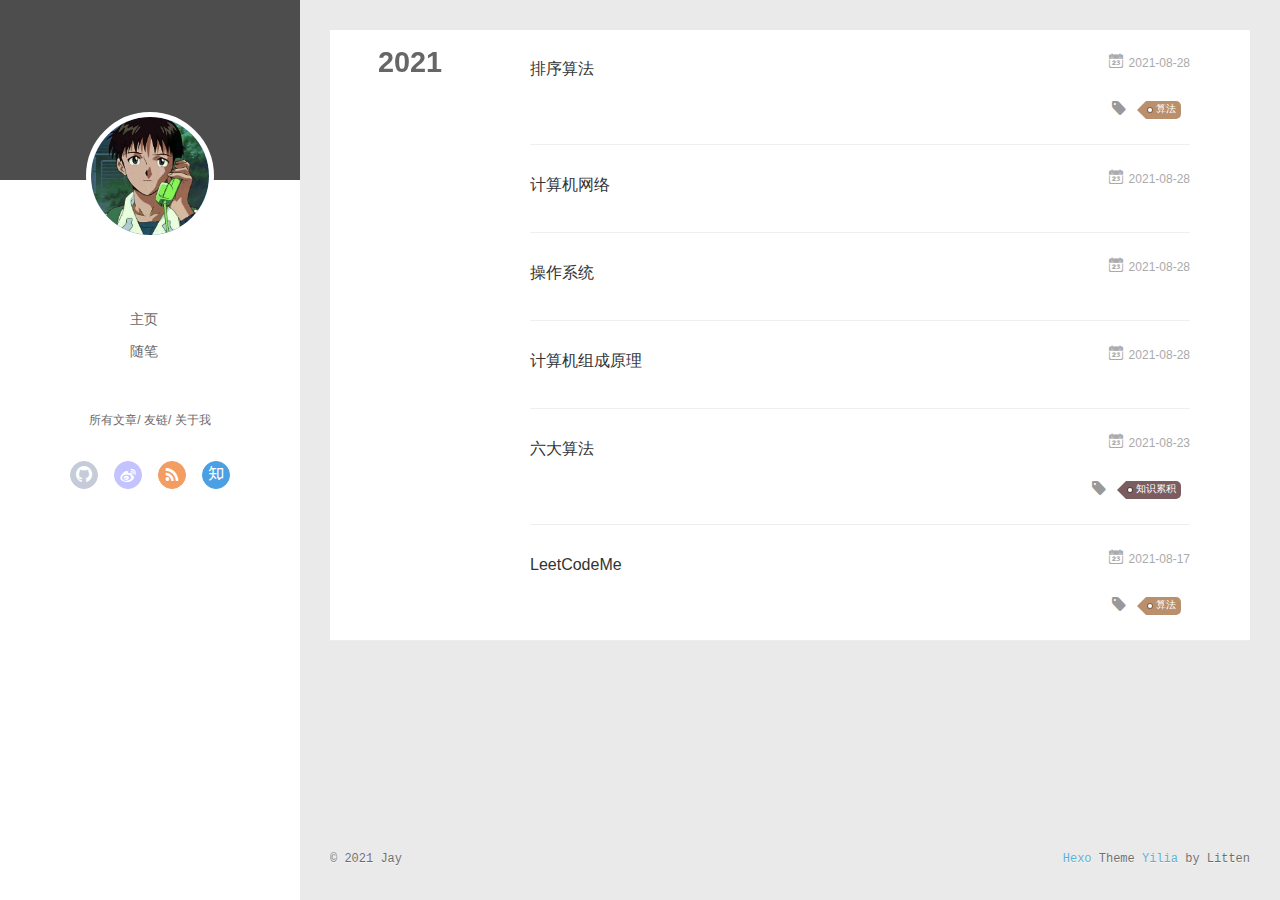
<file: archives/2021/08/index.html>
<!DOCTYPE html>
<html>
<head>
  <meta charset="utf-8">
  
  <meta name="renderer" content="webkit">
  <meta http-equiv="X-UA-Compatible" content="IE=edge" >
  <link rel="dns-prefetch" href="http://example.com">
  <title>Archives: 2021/8 | MyFirstBlog</title>
  <meta name="viewport" content="width=device-width, initial-scale=1, maximum-scale=1">
  <meta property="og:type" content="website">
<meta property="og:title" content="MyFirstBlog">
<meta property="og:url" content="http://example.com/archives/2021/08/index.html">
<meta property="og:site_name" content="MyFirstBlog">
<meta property="og:locale" content="en_US">
<meta property="article:author" content="Jay">
<meta name="twitter:card" content="summary">
  
    <link rel="alternative" href="/atom.xml" title="MyFirstBlog" type="application/atom+xml">
  
  
    <link rel="icon" href="/favicon.png">
  
  <link rel="stylesheet" type="text/css" href="/./main.0cf68a.css">
  <style type="text/css">
  
    #container.show {
      background: linear-gradient(200deg,#a0cfe4,#e8c37e);
    }
  </style>
  

  

<meta name="generator" content="Hexo 5.4.0"></head>

<body>
  <div id="container" q-class="show:isCtnShow">
    <canvas id="anm-canvas" class="anm-canvas"></canvas>
    <div class="left-col" q-class="show:isShow">
      
<div class="overlay" style="background: #4d4d4d"></div>
<div class="intrude-less">
	<header id="header" class="inner">
		<a href="/" class="profilepic">
			<img src="/assets/img/avatar.JPG" class="js-avatar">
		</a>
		<hgroup>
		  <h1 class="header-author"><a href="/"></a></h1>
		</hgroup>
		

		<nav class="header-menu">
			<ul>
			
				<li><a href="/">主页</a></li>
	        
				<li><a href="/tags/%E9%9A%8F%E7%AC%94/">随笔</a></li>
	        
			</ul>
		</nav>
		<nav class="header-smart-menu">
    		
    			
    			<a q-on="click: openSlider(e, 'innerArchive')" href="javascript:void(0)">所有文章</a>
    			
            
    			
    			<a q-on="click: openSlider(e, 'friends')" href="javascript:void(0)">友链</a>
    			
            
    			
    			<a q-on="click: openSlider(e, 'aboutme')" href="javascript:void(0)">关于我</a>
    			
            
		</nav>
		<nav class="header-nav">
			<div class="social">
				
					<a class="github" target="_blank" href="#" title="github"><i class="icon-github"></i></a>
		        
					<a class="weibo" target="_blank" href="#" title="weibo"><i class="icon-weibo"></i></a>
		        
					<a class="rss" target="_blank" href="#" title="rss"><i class="icon-rss"></i></a>
		        
					<a class="zhihu" target="_blank" href="#" title="zhihu"><i class="icon-zhihu"></i></a>
		        
			</div>
		</nav>
	</header>		
</div>

    </div>
    <div class="mid-col" q-class="show:isShow,hide:isShow|isFalse">
      
<nav id="mobile-nav">
  	<div class="overlay js-overlay" style="background: #4d4d4d"></div>
	<div class="btnctn js-mobile-btnctn">
  		<div class="slider-trigger list" q-on="click: openSlider(e)"><i class="icon icon-sort"></i></div>
	</div>
	<div class="intrude-less">
		<header id="header" class="inner">
			<div class="profilepic">
				<img src="/assets/img/avatar.JPG" class="js-avatar">
			</div>
			<hgroup>
			  <h1 class="header-author js-header-author"></h1>
			</hgroup>
			
			
			
				
			
				
			
			
			
			<nav class="header-nav">
				<div class="social">
					
						<a class="github" target="_blank" href="#" title="github"><i class="icon-github"></i></a>
			        
						<a class="weibo" target="_blank" href="#" title="weibo"><i class="icon-weibo"></i></a>
			        
						<a class="rss" target="_blank" href="#" title="rss"><i class="icon-rss"></i></a>
			        
						<a class="zhihu" target="_blank" href="#" title="zhihu"><i class="icon-zhihu"></i></a>
			        
				</div>
			</nav>

			<nav class="header-menu js-header-menu">
				<ul style="width: 50%">
				
				
					<li style="width: 50%"><a href="/">主页</a></li>
		        
					<li style="width: 50%"><a href="/tags/%E9%9A%8F%E7%AC%94/">随笔</a></li>
		        
				</ul>
			</nav>
		</header>				
	</div>
	<div class="mobile-mask" style="display:none" q-show="isShow"></div>
</nav>

      <div id="wrapper" class="body-wrap">
        <div class="menu-l">
          <div class="canvas-wrap">
            <canvas data-colors="#eaeaea" data-sectionHeight="100" data-contentId="js-content" id="myCanvas1" class="anm-canvas"></canvas>
          </div>
          <div id="js-content" class="content-ll">
            
  
  
    
    
      
      
      <section class="archives-wrap">
        <div class="archive-year-wrap">
          <a href="/archives/2021" class="archive-year">2021</a>
        </div>
        <div class="archives">
    
    <article class="archive-article archive-type-post">
  <div class="archive-article-inner">
    <header class="archive-article-header">
      	<div class="article-meta">
	      	<a href="/2021/08/28/%E6%8E%92%E5%BA%8F%E7%AE%97%E6%B3%95/" class="archive-article-date">
  	<time datetime="2021-08-28T09:11:59.000Z" itemprop="datePublished"><i class="icon-calendar icon"></i>2021-08-28</time>
</a>
        </div>
    	 
  
    <h1 itemprop="name">
      <a class="archive-article-title" href="/2021/08/28/%E6%8E%92%E5%BA%8F%E7%AE%97%E6%B3%95/">排序算法</a>
    </h1>
  

        <div class="article-info info-on-right">
          
	<div class="article-tag tagcloud">
		<i class="icon-price-tags icon"></i>
		<ul class="article-tag-list">
			 
        		<li class="article-tag-list-item">
        			<a href="javascript:void(0)" class="js-tag article-tag-list-link color3">算法</a>
        		</li>
      		
		</ul>
	</div>

          

        </div>
        <div class="clearfix"></div>
    </header>
  </div>
</article>
  
    
    
    <article class="archive-article archive-type-post">
  <div class="archive-article-inner">
    <header class="archive-article-header">
      	<div class="article-meta">
	      	<a href="/2021/08/28/%E8%AE%A1%E7%AE%97%E6%9C%BA%E7%BD%91%E7%BB%9C/" class="archive-article-date">
  	<time datetime="2021-08-28T08:46:38.000Z" itemprop="datePublished"><i class="icon-calendar icon"></i>2021-08-28</time>
</a>
        </div>
    	 
  
    <h1 itemprop="name">
      <a class="archive-article-title" href="/2021/08/28/%E8%AE%A1%E7%AE%97%E6%9C%BA%E7%BD%91%E7%BB%9C/">计算机网络</a>
    </h1>
  

        <div class="article-info info-on-right">
          
          

        </div>
        <div class="clearfix"></div>
    </header>
  </div>
</article>
  
    
    
    <article class="archive-article archive-type-post">
  <div class="archive-article-inner">
    <header class="archive-article-header">
      	<div class="article-meta">
	      	<a href="/2021/08/28/%E6%93%8D%E4%BD%9C%E7%B3%BB%E7%BB%9F/" class="archive-article-date">
  	<time datetime="2021-08-28T08:01:55.000Z" itemprop="datePublished"><i class="icon-calendar icon"></i>2021-08-28</time>
</a>
        </div>
    	 
  
    <h1 itemprop="name">
      <a class="archive-article-title" href="/2021/08/28/%E6%93%8D%E4%BD%9C%E7%B3%BB%E7%BB%9F/">操作系统</a>
    </h1>
  

        <div class="article-info info-on-right">
          
          

        </div>
        <div class="clearfix"></div>
    </header>
  </div>
</article>
  
    
    
    <article class="archive-article archive-type-post">
  <div class="archive-article-inner">
    <header class="archive-article-header">
      	<div class="article-meta">
	      	<a href="/2021/08/28/%E8%AE%A1%E7%AE%97%E6%9C%BA%E7%BB%84%E6%88%90%E5%8E%9F%E7%90%86/" class="archive-article-date">
  	<time datetime="2021-08-28T08:01:21.000Z" itemprop="datePublished"><i class="icon-calendar icon"></i>2021-08-28</time>
</a>
        </div>
    	 
  
    <h1 itemprop="name">
      <a class="archive-article-title" href="/2021/08/28/%E8%AE%A1%E7%AE%97%E6%9C%BA%E7%BB%84%E6%88%90%E5%8E%9F%E7%90%86/">计算机组成原理</a>
    </h1>
  

        <div class="article-info info-on-right">
          
          

        </div>
        <div class="clearfix"></div>
    </header>
  </div>
</article>
  
    
    
    <article class="archive-article archive-type-post">
  <div class="archive-article-inner">
    <header class="archive-article-header">
      	<div class="article-meta">
	      	<a href="/2021/08/23/%E5%85%AD%E5%A4%A7%E7%AE%97%E6%B3%95/" class="archive-article-date">
  	<time datetime="2021-08-23T13:57:45.000Z" itemprop="datePublished"><i class="icon-calendar icon"></i>2021-08-23</time>
</a>
        </div>
    	 
  
    <h1 itemprop="name">
      <a class="archive-article-title" href="/2021/08/23/%E5%85%AD%E5%A4%A7%E7%AE%97%E6%B3%95/">六大算法</a>
    </h1>
  

        <div class="article-info info-on-right">
          
	<div class="article-tag tagcloud">
		<i class="icon-price-tags icon"></i>
		<ul class="article-tag-list">
			 
        		<li class="article-tag-list-item">
        			<a href="javascript:void(0)" class="js-tag article-tag-list-link color5">知识累积</a>
        		</li>
      		
		</ul>
	</div>

          

        </div>
        <div class="clearfix"></div>
    </header>
  </div>
</article>
  
    
    
    <article class="archive-article archive-type-post">
  <div class="archive-article-inner">
    <header class="archive-article-header">
      	<div class="article-meta">
	      	<a href="/2021/08/17/LeetCodeMe/" class="archive-article-date">
  	<time datetime="2021-08-17T07:34:07.000Z" itemprop="datePublished"><i class="icon-calendar icon"></i>2021-08-17</time>
</a>
        </div>
    	 
  
    <h1 itemprop="name">
      <a class="archive-article-title" href="/2021/08/17/LeetCodeMe/">LeetCodeMe</a>
    </h1>
  

        <div class="article-info info-on-right">
          
	<div class="article-tag tagcloud">
		<i class="icon-price-tags icon"></i>
		<ul class="article-tag-list">
			 
        		<li class="article-tag-list-item">
        			<a href="javascript:void(0)" class="js-tag article-tag-list-link color3">算法</a>
        		</li>
      		
		</ul>
	</div>

          

        </div>
        <div class="clearfix"></div>
    </header>
  </div>
</article>
  
  
    </div></section>
  

    


          </div>
        </div>
      </div>
      <footer id="footer">
  <div class="outer">
    <div id="footer-info">
    	<div class="footer-left">
    		&copy; 2021 Jay
    	</div>
      	<div class="footer-right">
      		<a href="http://hexo.io/" target="_blank">Hexo</a>  Theme <a href="https://github.com/litten/hexo-theme-yilia" target="_blank">Yilia</a> by Litten
      	</div>
    </div>
  </div>
</footer>
    </div>
    <script>
	var yiliaConfig = {
		mathjax: false,
		isHome: false,
		isPost: false,
		isArchive: true,
		isTag: false,
		isCategory: false,
		open_in_new: false,
		toc_hide_index: true,
		root: "/",
		innerArchive: true,
		showTags: false
	}
</script>

<script>!function(t){function n(e){if(r[e])return r[e].exports;var i=r[e]={exports:{},id:e,loaded:!1};return t[e].call(i.exports,i,i.exports,n),i.loaded=!0,i.exports}var r={};n.m=t,n.c=r,n.p="./",n(0)}([function(t,n,r){r(195),t.exports=r(191)},function(t,n,r){var e=r(3),i=r(52),o=r(27),u=r(28),c=r(53),f="prototype",a=function(t,n,r){var s,l,h,v,p=t&a.F,d=t&a.G,y=t&a.S,g=t&a.P,b=t&a.B,m=d?e:y?e[n]||(e[n]={}):(e[n]||{})[f],x=d?i:i[n]||(i[n]={}),w=x[f]||(x[f]={});d&&(r=n);for(s in r)l=!p&&m&&void 0!==m[s],h=(l?m:r)[s],v=b&&l?c(h,e):g&&"function"==typeof h?c(Function.call,h):h,m&&u(m,s,h,t&a.U),x[s]!=h&&o(x,s,v),g&&w[s]!=h&&(w[s]=h)};e.core=i,a.F=1,a.G=2,a.S=4,a.P=8,a.B=16,a.W=32,a.U=64,a.R=128,t.exports=a},function(t,n,r){var e=r(6);t.exports=function(t){if(!e(t))throw TypeError(t+" is not an object!");return t}},function(t,n){var r=t.exports="undefined"!=typeof window&&window.Math==Math?window:"undefined"!=typeof self&&self.Math==Math?self:Function("return this")();"number"==typeof __g&&(__g=r)},function(t,n){t.exports=function(t){try{return!!t()}catch(t){return!0}}},function(t,n){var r=t.exports="undefined"!=typeof window&&window.Math==Math?window:"undefined"!=typeof self&&self.Math==Math?self:Function("return this")();"number"==typeof __g&&(__g=r)},function(t,n){t.exports=function(t){return"object"==typeof t?null!==t:"function"==typeof t}},function(t,n,r){var e=r(126)("wks"),i=r(76),o=r(3).Symbol,u="function"==typeof o;(t.exports=function(t){return e[t]||(e[t]=u&&o[t]||(u?o:i)("Symbol."+t))}).store=e},function(t,n){var r={}.hasOwnProperty;t.exports=function(t,n){return r.call(t,n)}},function(t,n,r){var e=r(94),i=r(33);t.exports=function(t){return e(i(t))}},function(t,n,r){t.exports=!r(4)(function(){return 7!=Object.defineProperty({},"a",{get:function(){return 7}}).a})},function(t,n,r){var e=r(2),i=r(167),o=r(50),u=Object.defineProperty;n.f=r(10)?Object.defineProperty:function(t,n,r){if(e(t),n=o(n,!0),e(r),i)try{return u(t,n,r)}catch(t){}if("get"in r||"set"in r)throw TypeError("Accessors not supported!");return"value"in r&&(t[n]=r.value),t}},function(t,n,r){t.exports=!r(18)(function(){return 7!=Object.defineProperty({},"a",{get:function(){return 7}}).a})},function(t,n,r){var e=r(14),i=r(22);t.exports=r(12)?function(t,n,r){return e.f(t,n,i(1,r))}:function(t,n,r){return t[n]=r,t}},function(t,n,r){var e=r(20),i=r(58),o=r(42),u=Object.defineProperty;n.f=r(12)?Object.defineProperty:function(t,n,r){if(e(t),n=o(n,!0),e(r),i)try{return u(t,n,r)}catch(t){}if("get"in r||"set"in r)throw TypeError("Accessors not supported!");return"value"in r&&(t[n]=r.value),t}},function(t,n,r){var e=r(40)("wks"),i=r(23),o=r(5).Symbol,u="function"==typeof o;(t.exports=function(t){return e[t]||(e[t]=u&&o[t]||(u?o:i)("Symbol."+t))}).store=e},function(t,n,r){var e=r(67),i=Math.min;t.exports=function(t){return t>0?i(e(t),9007199254740991):0}},function(t,n,r){var e=r(46);t.exports=function(t){return Object(e(t))}},function(t,n){t.exports=function(t){try{return!!t()}catch(t){return!0}}},function(t,n,r){var e=r(63),i=r(34);t.exports=Object.keys||function(t){return e(t,i)}},function(t,n,r){var e=r(21);t.exports=function(t){if(!e(t))throw TypeError(t+" is not an object!");return t}},function(t,n){t.exports=function(t){return"object"==typeof t?null!==t:"function"==typeof t}},function(t,n){t.exports=function(t,n){return{enumerable:!(1&t),configurable:!(2&t),writable:!(4&t),value:n}}},function(t,n){var r=0,e=Math.random();t.exports=function(t){return"Symbol(".concat(void 0===t?"":t,")_",(++r+e).toString(36))}},function(t,n){var r={}.hasOwnProperty;t.exports=function(t,n){return r.call(t,n)}},function(t,n){var r=t.exports={version:"2.4.0"};"number"==typeof __e&&(__e=r)},function(t,n){t.exports=function(t){if("function"!=typeof t)throw TypeError(t+" is not a function!");return t}},function(t,n,r){var e=r(11),i=r(66);t.exports=r(10)?function(t,n,r){return e.f(t,n,i(1,r))}:function(t,n,r){return t[n]=r,t}},function(t,n,r){var e=r(3),i=r(27),o=r(24),u=r(76)("src"),c="toString",f=Function[c],a=(""+f).split(c);r(52).inspectSource=function(t){return f.call(t)},(t.exports=function(t,n,r,c){var f="function"==typeof r;f&&(o(r,"name")||i(r,"name",n)),t[n]!==r&&(f&&(o(r,u)||i(r,u,t[n]?""+t[n]:a.join(String(n)))),t===e?t[n]=r:c?t[n]?t[n]=r:i(t,n,r):(delete t[n],i(t,n,r)))})(Function.prototype,c,function(){return"function"==typeof this&&this[u]||f.call(this)})},function(t,n,r){var e=r(1),i=r(4),o=r(46),u=function(t,n,r,e){var i=String(o(t)),u="<"+n;return""!==r&&(u+=" "+r+'="'+String(e).replace(/"/g,"&quot;")+'"'),u+">"+i+"</"+n+">"};t.exports=function(t,n){var r={};r[t]=n(u),e(e.P+e.F*i(function(){var n=""[t]('"');return n!==n.toLowerCase()||n.split('"').length>3}),"String",r)}},function(t,n,r){var e=r(115),i=r(46);t.exports=function(t){return e(i(t))}},function(t,n,r){var e=r(116),i=r(66),o=r(30),u=r(50),c=r(24),f=r(167),a=Object.getOwnPropertyDescriptor;n.f=r(10)?a:function(t,n){if(t=o(t),n=u(n,!0),f)try{return a(t,n)}catch(t){}if(c(t,n))return i(!e.f.call(t,n),t[n])}},function(t,n,r){var e=r(24),i=r(17),o=r(145)("IE_PROTO"),u=Object.prototype;t.exports=Object.getPrototypeOf||function(t){return t=i(t),e(t,o)?t[o]:"function"==typeof t.constructor&&t instanceof t.constructor?t.constructor.prototype:t instanceof Object?u:null}},function(t,n){t.exports=function(t){if(void 0==t)throw TypeError("Can't call method on  "+t);return t}},function(t,n){t.exports="constructor,hasOwnProperty,isPrototypeOf,propertyIsEnumerable,toLocaleString,toString,valueOf".split(",")},function(t,n){t.exports={}},function(t,n){t.exports=!0},function(t,n){n.f={}.propertyIsEnumerable},function(t,n,r){var e=r(14).f,i=r(8),o=r(15)("toStringTag");t.exports=function(t,n,r){t&&!i(t=r?t:t.prototype,o)&&e(t,o,{configurable:!0,value:n})}},function(t,n,r){var e=r(40)("keys"),i=r(23);t.exports=function(t){return e[t]||(e[t]=i(t))}},function(t,n,r){var e=r(5),i="__core-js_shared__",o=e[i]||(e[i]={});t.exports=function(t){return o[t]||(o[t]={})}},function(t,n){var r=Math.ceil,e=Math.floor;t.exports=function(t){return isNaN(t=+t)?0:(t>0?e:r)(t)}},function(t,n,r){var e=r(21);t.exports=function(t,n){if(!e(t))return t;var r,i;if(n&&"function"==typeof(r=t.toString)&&!e(i=r.call(t)))return i;if("function"==typeof(r=t.valueOf)&&!e(i=r.call(t)))return i;if(!n&&"function"==typeof(r=t.toString)&&!e(i=r.call(t)))return i;throw TypeError("Can't convert object to primitive value")}},function(t,n,r){var e=r(5),i=r(25),o=r(36),u=r(44),c=r(14).f;t.exports=function(t){var n=i.Symbol||(i.Symbol=o?{}:e.Symbol||{});"_"==t.charAt(0)||t in n||c(n,t,{value:u.f(t)})}},function(t,n,r){n.f=r(15)},function(t,n){var r={}.toString;t.exports=function(t){return r.call(t).slice(8,-1)}},function(t,n){t.exports=function(t){if(void 0==t)throw TypeError("Can't call method on  "+t);return t}},function(t,n,r){var e=r(4);t.exports=function(t,n){return!!t&&e(function(){n?t.call(null,function(){},1):t.call(null)})}},function(t,n,r){var e=r(53),i=r(115),o=r(17),u=r(16),c=r(203);t.exports=function(t,n){var r=1==t,f=2==t,a=3==t,s=4==t,l=6==t,h=5==t||l,v=n||c;return function(n,c,p){for(var d,y,g=o(n),b=i(g),m=e(c,p,3),x=u(b.length),w=0,S=r?v(n,x):f?v(n,0):void 0;x>w;w++)if((h||w in b)&&(d=b[w],y=m(d,w,g),t))if(r)S[w]=y;else if(y)switch(t){case 3:return!0;case 5:return d;case 6:return w;case 2:S.push(d)}else if(s)return!1;return l?-1:a||s?s:S}}},function(t,n,r){var e=r(1),i=r(52),o=r(4);t.exports=function(t,n){var r=(i.Object||{})[t]||Object[t],u={};u[t]=n(r),e(e.S+e.F*o(function(){r(1)}),"Object",u)}},function(t,n,r){var e=r(6);t.exports=function(t,n){if(!e(t))return t;var r,i;if(n&&"function"==typeof(r=t.toString)&&!e(i=r.call(t)))return i;if("function"==typeof(r=t.valueOf)&&!e(i=r.call(t)))return i;if(!n&&"function"==typeof(r=t.toString)&&!e(i=r.call(t)))return i;throw TypeError("Can't convert object to primitive value")}},function(t,n,r){var e=r(5),i=r(25),o=r(91),u=r(13),c="prototype",f=function(t,n,r){var a,s,l,h=t&f.F,v=t&f.G,p=t&f.S,d=t&f.P,y=t&f.B,g=t&f.W,b=v?i:i[n]||(i[n]={}),m=b[c],x=v?e:p?e[n]:(e[n]||{})[c];v&&(r=n);for(a in r)(s=!h&&x&&void 0!==x[a])&&a in b||(l=s?x[a]:r[a],b[a]=v&&"function"!=typeof x[a]?r[a]:y&&s?o(l,e):g&&x[a]==l?function(t){var n=function(n,r,e){if(this instanceof t){switch(arguments.length){case 0:return new t;case 1:return new t(n);case 2:return new t(n,r)}return new t(n,r,e)}return t.apply(this,arguments)};return n[c]=t[c],n}(l):d&&"function"==typeof l?o(Function.call,l):l,d&&((b.virtual||(b.virtual={}))[a]=l,t&f.R&&m&&!m[a]&&u(m,a,l)))};f.F=1,f.G=2,f.S=4,f.P=8,f.B=16,f.W=32,f.U=64,f.R=128,t.exports=f},function(t,n){var r=t.exports={version:"2.4.0"};"number"==typeof __e&&(__e=r)},function(t,n,r){var e=r(26);t.exports=function(t,n,r){if(e(t),void 0===n)return t;switch(r){case 1:return function(r){return t.call(n,r)};case 2:return function(r,e){return t.call(n,r,e)};case 3:return function(r,e,i){return t.call(n,r,e,i)}}return function(){return t.apply(n,arguments)}}},function(t,n,r){var e=r(183),i=r(1),o=r(126)("metadata"),u=o.store||(o.store=new(r(186))),c=function(t,n,r){var i=u.get(t);if(!i){if(!r)return;u.set(t,i=new e)}var o=i.get(n);if(!o){if(!r)return;i.set(n,o=new e)}return o},f=function(t,n,r){var e=c(n,r,!1);return void 0!==e&&e.has(t)},a=function(t,n,r){var e=c(n,r,!1);return void 0===e?void 0:e.get(t)},s=function(t,n,r,e){c(r,e,!0).set(t,n)},l=function(t,n){var r=c(t,n,!1),e=[];return r&&r.forEach(function(t,n){e.push(n)}),e},h=function(t){return void 0===t||"symbol"==typeof t?t:String(t)},v=function(t){i(i.S,"Reflect",t)};t.exports={store:u,map:c,has:f,get:a,set:s,keys:l,key:h,exp:v}},function(t,n,r){"use strict";if(r(10)){var e=r(69),i=r(3),o=r(4),u=r(1),c=r(127),f=r(152),a=r(53),s=r(68),l=r(66),h=r(27),v=r(73),p=r(67),d=r(16),y=r(75),g=r(50),b=r(24),m=r(180),x=r(114),w=r(6),S=r(17),_=r(137),O=r(70),E=r(32),P=r(71).f,j=r(154),F=r(76),M=r(7),A=r(48),N=r(117),T=r(146),I=r(155),k=r(80),L=r(123),R=r(74),C=r(130),D=r(160),U=r(11),W=r(31),G=U.f,B=W.f,V=i.RangeError,z=i.TypeError,q=i.Uint8Array,K="ArrayBuffer",J="Shared"+K,Y="BYTES_PER_ELEMENT",H="prototype",$=Array[H],X=f.ArrayBuffer,Q=f.DataView,Z=A(0),tt=A(2),nt=A(3),rt=A(4),et=A(5),it=A(6),ot=N(!0),ut=N(!1),ct=I.values,ft=I.keys,at=I.entries,st=$.lastIndexOf,lt=$.reduce,ht=$.reduceRight,vt=$.join,pt=$.sort,dt=$.slice,yt=$.toString,gt=$.toLocaleString,bt=M("iterator"),mt=M("toStringTag"),xt=F("typed_constructor"),wt=F("def_constructor"),St=c.CONSTR,_t=c.TYPED,Ot=c.VIEW,Et="Wrong length!",Pt=A(1,function(t,n){return Tt(T(t,t[wt]),n)}),jt=o(function(){return 1===new q(new Uint16Array([1]).buffer)[0]}),Ft=!!q&&!!q[H].set&&o(function(){new q(1).set({})}),Mt=function(t,n){if(void 0===t)throw z(Et);var r=+t,e=d(t);if(n&&!m(r,e))throw V(Et);return e},At=function(t,n){var r=p(t);if(r<0||r%n)throw V("Wrong offset!");return r},Nt=function(t){if(w(t)&&_t in t)return t;throw z(t+" is not a typed array!")},Tt=function(t,n){if(!(w(t)&&xt in t))throw z("It is not a typed array constructor!");return new t(n)},It=function(t,n){return kt(T(t,t[wt]),n)},kt=function(t,n){for(var r=0,e=n.length,i=Tt(t,e);e>r;)i[r]=n[r++];return i},Lt=function(t,n,r){G(t,n,{get:function(){return this._d[r]}})},Rt=function(t){var n,r,e,i,o,u,c=S(t),f=arguments.length,s=f>1?arguments[1]:void 0,l=void 0!==s,h=j(c);if(void 0!=h&&!_(h)){for(u=h.call(c),e=[],n=0;!(o=u.next()).done;n++)e.push(o.value);c=e}for(l&&f>2&&(s=a(s,arguments[2],2)),n=0,r=d(c.length),i=Tt(this,r);r>n;n++)i[n]=l?s(c[n],n):c[n];return i},Ct=function(){for(var t=0,n=arguments.length,r=Tt(this,n);n>t;)r[t]=arguments[t++];return r},Dt=!!q&&o(function(){gt.call(new q(1))}),Ut=function(){return gt.apply(Dt?dt.call(Nt(this)):Nt(this),arguments)},Wt={copyWithin:function(t,n){return D.call(Nt(this),t,n,arguments.length>2?arguments[2]:void 0)},every:function(t){return rt(Nt(this),t,arguments.length>1?arguments[1]:void 0)},fill:function(t){return C.apply(Nt(this),arguments)},filter:function(t){return It(this,tt(Nt(this),t,arguments.length>1?arguments[1]:void 0))},find:function(t){return et(Nt(this),t,arguments.length>1?arguments[1]:void 0)},findIndex:function(t){return it(Nt(this),t,arguments.length>1?arguments[1]:void 0)},forEach:function(t){Z(Nt(this),t,arguments.length>1?arguments[1]:void 0)},indexOf:function(t){return ut(Nt(this),t,arguments.length>1?arguments[1]:void 0)},includes:function(t){return ot(Nt(this),t,arguments.length>1?arguments[1]:void 0)},join:function(t){return vt.apply(Nt(this),arguments)},lastIndexOf:function(t){return st.apply(Nt(this),arguments)},map:function(t){return Pt(Nt(this),t,arguments.length>1?arguments[1]:void 0)},reduce:function(t){return lt.apply(Nt(this),arguments)},reduceRight:function(t){return ht.apply(Nt(this),arguments)},reverse:function(){for(var t,n=this,r=Nt(n).length,e=Math.floor(r/2),i=0;i<e;)t=n[i],n[i++]=n[--r],n[r]=t;return n},some:function(t){return nt(Nt(this),t,arguments.length>1?arguments[1]:void 0)},sort:function(t){return pt.call(Nt(this),t)},subarray:function(t,n){var r=Nt(this),e=r.length,i=y(t,e);return new(T(r,r[wt]))(r.buffer,r.byteOffset+i*r.BYTES_PER_ELEMENT,d((void 0===n?e:y(n,e))-i))}},Gt=function(t,n){return It(this,dt.call(Nt(this),t,n))},Bt=function(t){Nt(this);var n=At(arguments[1],1),r=this.length,e=S(t),i=d(e.length),o=0;if(i+n>r)throw V(Et);for(;o<i;)this[n+o]=e[o++]},Vt={entries:function(){return at.call(Nt(this))},keys:function(){return ft.call(Nt(this))},values:function(){return ct.call(Nt(this))}},zt=function(t,n){return w(t)&&t[_t]&&"symbol"!=typeof n&&n in t&&String(+n)==String(n)},qt=function(t,n){return zt(t,n=g(n,!0))?l(2,t[n]):B(t,n)},Kt=function(t,n,r){return!(zt(t,n=g(n,!0))&&w(r)&&b(r,"value"))||b(r,"get")||b(r,"set")||r.configurable||b(r,"writable")&&!r.writable||b(r,"enumerable")&&!r.enumerable?G(t,n,r):(t[n]=r.value,t)};St||(W.f=qt,U.f=Kt),u(u.S+u.F*!St,"Object",{getOwnPropertyDescriptor:qt,defineProperty:Kt}),o(function(){yt.call({})})&&(yt=gt=function(){return vt.call(this)});var Jt=v({},Wt);v(Jt,Vt),h(Jt,bt,Vt.values),v(Jt,{slice:Gt,set:Bt,constructor:function(){},toString:yt,toLocaleString:Ut}),Lt(Jt,"buffer","b"),Lt(Jt,"byteOffset","o"),Lt(Jt,"byteLength","l"),Lt(Jt,"length","e"),G(Jt,mt,{get:function(){return this[_t]}}),t.exports=function(t,n,r,f){f=!!f;var a=t+(f?"Clamped":"")+"Array",l="Uint8Array"!=a,v="get"+t,p="set"+t,y=i[a],g=y||{},b=y&&E(y),m=!y||!c.ABV,S={},_=y&&y[H],j=function(t,r){var e=t._d;return e.v[v](r*n+e.o,jt)},F=function(t,r,e){var i=t._d;f&&(e=(e=Math.round(e))<0?0:e>255?255:255&e),i.v[p](r*n+i.o,e,jt)},M=function(t,n){G(t,n,{get:function(){return j(this,n)},set:function(t){return F(this,n,t)},enumerable:!0})};m?(y=r(function(t,r,e,i){s(t,y,a,"_d");var o,u,c,f,l=0,v=0;if(w(r)){if(!(r instanceof X||(f=x(r))==K||f==J))return _t in r?kt(y,r):Rt.call(y,r);o=r,v=At(e,n);var p=r.byteLength;if(void 0===i){if(p%n)throw V(Et);if((u=p-v)<0)throw V(Et)}else if((u=d(i)*n)+v>p)throw V(Et);c=u/n}else c=Mt(r,!0),u=c*n,o=new X(u);for(h(t,"_d",{b:o,o:v,l:u,e:c,v:new Q(o)});l<c;)M(t,l++)}),_=y[H]=O(Jt),h(_,"constructor",y)):L(function(t){new y(null),new y(t)},!0)||(y=r(function(t,r,e,i){s(t,y,a);var o;return w(r)?r instanceof X||(o=x(r))==K||o==J?void 0!==i?new g(r,At(e,n),i):void 0!==e?new g(r,At(e,n)):new g(r):_t in r?kt(y,r):Rt.call(y,r):new g(Mt(r,l))}),Z(b!==Function.prototype?P(g).concat(P(b)):P(g),function(t){t in y||h(y,t,g[t])}),y[H]=_,e||(_.constructor=y));var A=_[bt],N=!!A&&("values"==A.name||void 0==A.name),T=Vt.values;h(y,xt,!0),h(_,_t,a),h(_,Ot,!0),h(_,wt,y),(f?new y(1)[mt]==a:mt in _)||G(_,mt,{get:function(){return a}}),S[a]=y,u(u.G+u.W+u.F*(y!=g),S),u(u.S,a,{BYTES_PER_ELEMENT:n,from:Rt,of:Ct}),Y in _||h(_,Y,n),u(u.P,a,Wt),R(a),u(u.P+u.F*Ft,a,{set:Bt}),u(u.P+u.F*!N,a,Vt),u(u.P+u.F*(_.toString!=yt),a,{toString:yt}),u(u.P+u.F*o(function(){new y(1).slice()}),a,{slice:Gt}),u(u.P+u.F*(o(function(){return[1,2].toLocaleString()!=new y([1,2]).toLocaleString()})||!o(function(){_.toLocaleString.call([1,2])})),a,{toLocaleString:Ut}),k[a]=N?A:T,e||N||h(_,bt,T)}}else t.exports=function(){}},function(t,n){var r={}.toString;t.exports=function(t){return r.call(t).slice(8,-1)}},function(t,n,r){var e=r(21),i=r(5).document,o=e(i)&&e(i.createElement);t.exports=function(t){return o?i.createElement(t):{}}},function(t,n,r){t.exports=!r(12)&&!r(18)(function(){return 7!=Object.defineProperty(r(57)("div"),"a",{get:function(){return 7}}).a})},function(t,n,r){"use strict";var e=r(36),i=r(51),o=r(64),u=r(13),c=r(8),f=r(35),a=r(96),s=r(38),l=r(103),h=r(15)("iterator"),v=!([].keys&&"next"in[].keys()),p="keys",d="values",y=function(){return this};t.exports=function(t,n,r,g,b,m,x){a(r,n,g);var w,S,_,O=function(t){if(!v&&t in F)return F[t];switch(t){case p:case d:return function(){return new r(this,t)}}return function(){return new r(this,t)}},E=n+" Iterator",P=b==d,j=!1,F=t.prototype,M=F[h]||F["@@iterator"]||b&&F[b],A=M||O(b),N=b?P?O("entries"):A:void 0,T="Array"==n?F.entries||M:M;if(T&&(_=l(T.call(new t)))!==Object.prototype&&(s(_,E,!0),e||c(_,h)||u(_,h,y)),P&&M&&M.name!==d&&(j=!0,A=function(){return M.call(this)}),e&&!x||!v&&!j&&F[h]||u(F,h,A),f[n]=A,f[E]=y,b)if(w={values:P?A:O(d),keys:m?A:O(p),entries:N},x)for(S in w)S in F||o(F,S,w[S]);else i(i.P+i.F*(v||j),n,w);return w}},function(t,n,r){var e=r(20),i=r(100),o=r(34),u=r(39)("IE_PROTO"),c=function(){},f="prototype",a=function(){var t,n=r(57)("iframe"),e=o.length;for(n.style.display="none",r(93).appendChild(n),n.src="javascript:",t=n.contentWindow.document,t.open(),t.write("<script>document.F=Object<\/script>"),t.close(),a=t.F;e--;)delete a[f][o[e]];return a()};t.exports=Object.create||function(t,n){var r;return null!==t?(c[f]=e(t),r=new c,c[f]=null,r[u]=t):r=a(),void 0===n?r:i(r,n)}},function(t,n,r){var e=r(63),i=r(34).concat("length","prototype");n.f=Object.getOwnPropertyNames||function(t){return e(t,i)}},function(t,n){n.f=Object.getOwnPropertySymbols},function(t,n,r){var e=r(8),i=r(9),o=r(90)(!1),u=r(39)("IE_PROTO");t.exports=function(t,n){var r,c=i(t),f=0,a=[];for(r in c)r!=u&&e(c,r)&&a.push(r);for(;n.length>f;)e(c,r=n[f++])&&(~o(a,r)||a.push(r));return a}},function(t,n,r){t.exports=r(13)},function(t,n,r){var e=r(76)("meta"),i=r(6),o=r(24),u=r(11).f,c=0,f=Object.isExtensible||function(){return!0},a=!r(4)(function(){return f(Object.preventExtensions({}))}),s=function(t){u(t,e,{value:{i:"O"+ ++c,w:{}}})},l=function(t,n){if(!i(t))return"symbol"==typeof t?t:("string"==typeof t?"S":"P")+t;if(!o(t,e)){if(!f(t))return"F";if(!n)return"E";s(t)}return t[e].i},h=function(t,n){if(!o(t,e)){if(!f(t))return!0;if(!n)return!1;s(t)}return t[e].w},v=function(t){return a&&p.NEED&&f(t)&&!o(t,e)&&s(t),t},p=t.exports={KEY:e,NEED:!1,fastKey:l,getWeak:h,onFreeze:v}},function(t,n){t.exports=function(t,n){return{enumerable:!(1&t),configurable:!(2&t),writable:!(4&t),value:n}}},function(t,n){var r=Math.ceil,e=Math.floor;t.exports=function(t){return isNaN(t=+t)?0:(t>0?e:r)(t)}},function(t,n){t.exports=function(t,n,r,e){if(!(t instanceof n)||void 0!==e&&e in t)throw TypeError(r+": incorrect invocation!");return t}},function(t,n){t.exports=!1},function(t,n,r){var e=r(2),i=r(173),o=r(133),u=r(145)("IE_PROTO"),c=function(){},f="prototype",a=function(){var t,n=r(132)("iframe"),e=o.length;for(n.style.display="none",r(135).appendChild(n),n.src="javascript:",t=n.contentWindow.document,t.open(),t.write("<script>document.F=Object<\/script>"),t.close(),a=t.F;e--;)delete a[f][o[e]];return a()};t.exports=Object.create||function(t,n){var r;return null!==t?(c[f]=e(t),r=new c,c[f]=null,r[u]=t):r=a(),void 0===n?r:i(r,n)}},function(t,n,r){var e=r(175),i=r(133).concat("length","prototype");n.f=Object.getOwnPropertyNames||function(t){return e(t,i)}},function(t,n,r){var e=r(175),i=r(133);t.exports=Object.keys||function(t){return e(t,i)}},function(t,n,r){var e=r(28);t.exports=function(t,n,r){for(var i in n)e(t,i,n[i],r);return t}},function(t,n,r){"use strict";var e=r(3),i=r(11),o=r(10),u=r(7)("species");t.exports=function(t){var n=e[t];o&&n&&!n[u]&&i.f(n,u,{configurable:!0,get:function(){return this}})}},function(t,n,r){var e=r(67),i=Math.max,o=Math.min;t.exports=function(t,n){return t=e(t),t<0?i(t+n,0):o(t,n)}},function(t,n){var r=0,e=Math.random();t.exports=function(t){return"Symbol(".concat(void 0===t?"":t,")_",(++r+e).toString(36))}},function(t,n,r){var e=r(33);t.exports=function(t){return Object(e(t))}},function(t,n,r){var e=r(7)("unscopables"),i=Array.prototype;void 0==i[e]&&r(27)(i,e,{}),t.exports=function(t){i[e][t]=!0}},function(t,n,r){var e=r(53),i=r(169),o=r(137),u=r(2),c=r(16),f=r(154),a={},s={},n=t.exports=function(t,n,r,l,h){var v,p,d,y,g=h?function(){return t}:f(t),b=e(r,l,n?2:1),m=0;if("function"!=typeof g)throw TypeError(t+" is not iterable!");if(o(g)){for(v=c(t.length);v>m;m++)if((y=n?b(u(p=t[m])[0],p[1]):b(t[m]))===a||y===s)return y}else for(d=g.call(t);!(p=d.next()).done;)if((y=i(d,b,p.value,n))===a||y===s)return y};n.BREAK=a,n.RETURN=s},function(t,n){t.exports={}},function(t,n,r){var e=r(11).f,i=r(24),o=r(7)("toStringTag");t.exports=function(t,n,r){t&&!i(t=r?t:t.prototype,o)&&e(t,o,{configurable:!0,value:n})}},function(t,n,r){var e=r(1),i=r(46),o=r(4),u=r(150),c="["+u+"]",f="​",a=RegExp("^"+c+c+"*"),s=RegExp(c+c+"*$"),l=function(t,n,r){var i={},c=o(function(){return!!u[t]()||f[t]()!=f}),a=i[t]=c?n(h):u[t];r&&(i[r]=a),e(e.P+e.F*c,"String",i)},h=l.trim=function(t,n){return t=String(i(t)),1&n&&(t=t.replace(a,"")),2&n&&(t=t.replace(s,"")),t};t.exports=l},function(t,n,r){t.exports={default:r(86),__esModule:!0}},function(t,n,r){t.exports={default:r(87),__esModule:!0}},function(t,n,r){"use strict";function e(t){return t&&t.__esModule?t:{default:t}}n.__esModule=!0;var i=r(84),o=e(i),u=r(83),c=e(u),f="function"==typeof c.default&&"symbol"==typeof o.default?function(t){return typeof t}:function(t){return t&&"function"==typeof c.default&&t.constructor===c.default&&t!==c.default.prototype?"symbol":typeof t};n.default="function"==typeof c.default&&"symbol"===f(o.default)?function(t){return void 0===t?"undefined":f(t)}:function(t){return t&&"function"==typeof c.default&&t.constructor===c.default&&t!==c.default.prototype?"symbol":void 0===t?"undefined":f(t)}},function(t,n,r){r(110),r(108),r(111),r(112),t.exports=r(25).Symbol},function(t,n,r){r(109),r(113),t.exports=r(44).f("iterator")},function(t,n){t.exports=function(t){if("function"!=typeof t)throw TypeError(t+" is not a function!");return t}},function(t,n){t.exports=function(){}},function(t,n,r){var e=r(9),i=r(106),o=r(105);t.exports=function(t){return function(n,r,u){var c,f=e(n),a=i(f.length),s=o(u,a);if(t&&r!=r){for(;a>s;)if((c=f[s++])!=c)return!0}else for(;a>s;s++)if((t||s in f)&&f[s]===r)return t||s||0;return!t&&-1}}},function(t,n,r){var e=r(88);t.exports=function(t,n,r){if(e(t),void 0===n)return t;switch(r){case 1:return function(r){return t.call(n,r)};case 2:return function(r,e){return t.call(n,r,e)};case 3:return function(r,e,i){return t.call(n,r,e,i)}}return function(){return t.apply(n,arguments)}}},function(t,n,r){var e=r(19),i=r(62),o=r(37);t.exports=function(t){var n=e(t),r=i.f;if(r)for(var u,c=r(t),f=o.f,a=0;c.length>a;)f.call(t,u=c[a++])&&n.push(u);return n}},function(t,n,r){t.exports=r(5).document&&document.documentElement},function(t,n,r){var e=r(56);t.exports=Object("z").propertyIsEnumerable(0)?Object:function(t){return"String"==e(t)?t.split(""):Object(t)}},function(t,n,r){var e=r(56);t.exports=Array.isArray||function(t){return"Array"==e(t)}},function(t,n,r){"use strict";var e=r(60),i=r(22),o=r(38),u={};r(13)(u,r(15)("iterator"),function(){return this}),t.exports=function(t,n,r){t.prototype=e(u,{next:i(1,r)}),o(t,n+" Iterator")}},function(t,n){t.exports=function(t,n){return{value:n,done:!!t}}},function(t,n,r){var e=r(19),i=r(9);t.exports=function(t,n){for(var r,o=i(t),u=e(o),c=u.length,f=0;c>f;)if(o[r=u[f++]]===n)return r}},function(t,n,r){var e=r(23)("meta"),i=r(21),o=r(8),u=r(14).f,c=0,f=Object.isExtensible||function(){return!0},a=!r(18)(function(){return f(Object.preventExtensions({}))}),s=function(t){u(t,e,{value:{i:"O"+ ++c,w:{}}})},l=function(t,n){if(!i(t))return"symbol"==typeof t?t:("string"==typeof t?"S":"P")+t;if(!o(t,e)){if(!f(t))return"F";if(!n)return"E";s(t)}return t[e].i},h=function(t,n){if(!o(t,e)){if(!f(t))return!0;if(!n)return!1;s(t)}return t[e].w},v=function(t){return a&&p.NEED&&f(t)&&!o(t,e)&&s(t),t},p=t.exports={KEY:e,NEED:!1,fastKey:l,getWeak:h,onFreeze:v}},function(t,n,r){var e=r(14),i=r(20),o=r(19);t.exports=r(12)?Object.defineProperties:function(t,n){i(t);for(var r,u=o(n),c=u.length,f=0;c>f;)e.f(t,r=u[f++],n[r]);return t}},function(t,n,r){var e=r(37),i=r(22),o=r(9),u=r(42),c=r(8),f=r(58),a=Object.getOwnPropertyDescriptor;n.f=r(12)?a:function(t,n){if(t=o(t),n=u(n,!0),f)try{return a(t,n)}catch(t){}if(c(t,n))return i(!e.f.call(t,n),t[n])}},function(t,n,r){var e=r(9),i=r(61).f,o={}.toString,u="object"==typeof window&&window&&Object.getOwnPropertyNames?Object.getOwnPropertyNames(window):[],c=function(t){try{return i(t)}catch(t){return u.slice()}};t.exports.f=function(t){return u&&"[object Window]"==o.call(t)?c(t):i(e(t))}},function(t,n,r){var e=r(8),i=r(77),o=r(39)("IE_PROTO"),u=Object.prototype;t.exports=Object.getPrototypeOf||function(t){return t=i(t),e(t,o)?t[o]:"function"==typeof t.constructor&&t instanceof t.constructor?t.constructor.prototype:t instanceof Object?u:null}},function(t,n,r){var e=r(41),i=r(33);t.exports=function(t){return function(n,r){var o,u,c=String(i(n)),f=e(r),a=c.length;return f<0||f>=a?t?"":void 0:(o=c.charCodeAt(f),o<55296||o>56319||f+1===a||(u=c.charCodeAt(f+1))<56320||u>57343?t?c.charAt(f):o:t?c.slice(f,f+2):u-56320+(o-55296<<10)+65536)}}},function(t,n,r){var e=r(41),i=Math.max,o=Math.min;t.exports=function(t,n){return t=e(t),t<0?i(t+n,0):o(t,n)}},function(t,n,r){var e=r(41),i=Math.min;t.exports=function(t){return t>0?i(e(t),9007199254740991):0}},function(t,n,r){"use strict";var e=r(89),i=r(97),o=r(35),u=r(9);t.exports=r(59)(Array,"Array",function(t,n){this._t=u(t),this._i=0,this._k=n},function(){var t=this._t,n=this._k,r=this._i++;return!t||r>=t.length?(this._t=void 0,i(1)):"keys"==n?i(0,r):"values"==n?i(0,t[r]):i(0,[r,t[r]])},"values"),o.Arguments=o.Array,e("keys"),e("values"),e("entries")},function(t,n){},function(t,n,r){"use strict";var e=r(104)(!0);r(59)(String,"String",function(t){this._t=String(t),this._i=0},function(){var t,n=this._t,r=this._i;return r>=n.length?{value:void 0,done:!0}:(t=e(n,r),this._i+=t.length,{value:t,done:!1})})},function(t,n,r){"use strict";var e=r(5),i=r(8),o=r(12),u=r(51),c=r(64),f=r(99).KEY,a=r(18),s=r(40),l=r(38),h=r(23),v=r(15),p=r(44),d=r(43),y=r(98),g=r(92),b=r(95),m=r(20),x=r(9),w=r(42),S=r(22),_=r(60),O=r(102),E=r(101),P=r(14),j=r(19),F=E.f,M=P.f,A=O.f,N=e.Symbol,T=e.JSON,I=T&&T.stringify,k="prototype",L=v("_hidden"),R=v("toPrimitive"),C={}.propertyIsEnumerable,D=s("symbol-registry"),U=s("symbols"),W=s("op-symbols"),G=Object[k],B="function"==typeof N,V=e.QObject,z=!V||!V[k]||!V[k].findChild,q=o&&a(function(){return 7!=_(M({},"a",{get:function(){return M(this,"a",{value:7}).a}})).a})?function(t,n,r){var e=F(G,n);e&&delete G[n],M(t,n,r),e&&t!==G&&M(G,n,e)}:M,K=function(t){var n=U[t]=_(N[k]);return n._k=t,n},J=B&&"symbol"==typeof N.iterator?function(t){return"symbol"==typeof t}:function(t){return t instanceof N},Y=function(t,n,r){return t===G&&Y(W,n,r),m(t),n=w(n,!0),m(r),i(U,n)?(r.enumerable?(i(t,L)&&t[L][n]&&(t[L][n]=!1),r=_(r,{enumerable:S(0,!1)})):(i(t,L)||M(t,L,S(1,{})),t[L][n]=!0),q(t,n,r)):M(t,n,r)},H=function(t,n){m(t);for(var r,e=g(n=x(n)),i=0,o=e.length;o>i;)Y(t,r=e[i++],n[r]);return t},$=function(t,n){return void 0===n?_(t):H(_(t),n)},X=function(t){var n=C.call(this,t=w(t,!0));return!(this===G&&i(U,t)&&!i(W,t))&&(!(n||!i(this,t)||!i(U,t)||i(this,L)&&this[L][t])||n)},Q=function(t,n){if(t=x(t),n=w(n,!0),t!==G||!i(U,n)||i(W,n)){var r=F(t,n);return!r||!i(U,n)||i(t,L)&&t[L][n]||(r.enumerable=!0),r}},Z=function(t){for(var n,r=A(x(t)),e=[],o=0;r.length>o;)i(U,n=r[o++])||n==L||n==f||e.push(n);return e},tt=function(t){for(var n,r=t===G,e=A(r?W:x(t)),o=[],u=0;e.length>u;)!i(U,n=e[u++])||r&&!i(G,n)||o.push(U[n]);return o};B||(N=function(){if(this instanceof N)throw TypeError("Symbol is not a constructor!");var t=h(arguments.length>0?arguments[0]:void 0),n=function(r){this===G&&n.call(W,r),i(this,L)&&i(this[L],t)&&(this[L][t]=!1),q(this,t,S(1,r))};return o&&z&&q(G,t,{configurable:!0,set:n}),K(t)},c(N[k],"toString",function(){return this._k}),E.f=Q,P.f=Y,r(61).f=O.f=Z,r(37).f=X,r(62).f=tt,o&&!r(36)&&c(G,"propertyIsEnumerable",X,!0),p.f=function(t){return K(v(t))}),u(u.G+u.W+u.F*!B,{Symbol:N});for(var nt="hasInstance,isConcatSpreadable,iterator,match,replace,search,species,split,toPrimitive,toStringTag,unscopables".split(","),rt=0;nt.length>rt;)v(nt[rt++]);for(var nt=j(v.store),rt=0;nt.length>rt;)d(nt[rt++]);u(u.S+u.F*!B,"Symbol",{for:function(t){return i(D,t+="")?D[t]:D[t]=N(t)},keyFor:function(t){if(J(t))return y(D,t);throw TypeError(t+" is not a symbol!")},useSetter:function(){z=!0},useSimple:function(){z=!1}}),u(u.S+u.F*!B,"Object",{create:$,defineProperty:Y,defineProperties:H,getOwnPropertyDescriptor:Q,getOwnPropertyNames:Z,getOwnPropertySymbols:tt}),T&&u(u.S+u.F*(!B||a(function(){var t=N();return"[null]"!=I([t])||"{}"!=I({a:t})||"{}"!=I(Object(t))})),"JSON",{stringify:function(t){if(void 0!==t&&!J(t)){for(var n,r,e=[t],i=1;arguments.length>i;)e.push(arguments[i++]);return n=e[1],"function"==typeof n&&(r=n),!r&&b(n)||(n=function(t,n){if(r&&(n=r.call(this,t,n)),!J(n))return n}),e[1]=n,I.apply(T,e)}}}),N[k][R]||r(13)(N[k],R,N[k].valueOf),l(N,"Symbol"),l(Math,"Math",!0),l(e.JSON,"JSON",!0)},function(t,n,r){r(43)("asyncIterator")},function(t,n,r){r(43)("observable")},function(t,n,r){r(107);for(var e=r(5),i=r(13),o=r(35),u=r(15)("toStringTag"),c=["NodeList","DOMTokenList","MediaList","StyleSheetList","CSSRuleList"],f=0;f<5;f++){var a=c[f],s=e[a],l=s&&s.prototype;l&&!l[u]&&i(l,u,a),o[a]=o.Array}},function(t,n,r){var e=r(45),i=r(7)("toStringTag"),o="Arguments"==e(function(){return arguments}()),u=function(t,n){try{return t[n]}catch(t){}};t.exports=function(t){var n,r,c;return void 0===t?"Undefined":null===t?"Null":"string"==typeof(r=u(n=Object(t),i))?r:o?e(n):"Object"==(c=e(n))&&"function"==typeof n.callee?"Arguments":c}},function(t,n,r){var e=r(45);t.exports=Object("z").propertyIsEnumerable(0)?Object:function(t){return"String"==e(t)?t.split(""):Object(t)}},function(t,n){n.f={}.propertyIsEnumerable},function(t,n,r){var e=r(30),i=r(16),o=r(75);t.exports=function(t){return function(n,r,u){var c,f=e(n),a=i(f.length),s=o(u,a);if(t&&r!=r){for(;a>s;)if((c=f[s++])!=c)return!0}else for(;a>s;s++)if((t||s in f)&&f[s]===r)return t||s||0;return!t&&-1}}},function(t,n,r){"use strict";var e=r(3),i=r(1),o=r(28),u=r(73),c=r(65),f=r(79),a=r(68),s=r(6),l=r(4),h=r(123),v=r(81),p=r(136);t.exports=function(t,n,r,d,y,g){var b=e[t],m=b,x=y?"set":"add",w=m&&m.prototype,S={},_=function(t){var n=w[t];o(w,t,"delete"==t?function(t){return!(g&&!s(t))&&n.call(this,0===t?0:t)}:"has"==t?function(t){return!(g&&!s(t))&&n.call(this,0===t?0:t)}:"get"==t?function(t){return g&&!s(t)?void 0:n.call(this,0===t?0:t)}:"add"==t?function(t){return n.call(this,0===t?0:t),this}:function(t,r){return n.call(this,0===t?0:t,r),this})};if("function"==typeof m&&(g||w.forEach&&!l(function(){(new m).entries().next()}))){var O=new m,E=O[x](g?{}:-0,1)!=O,P=l(function(){O.has(1)}),j=h(function(t){new m(t)}),F=!g&&l(function(){for(var t=new m,n=5;n--;)t[x](n,n);return!t.has(-0)});j||(m=n(function(n,r){a(n,m,t);var e=p(new b,n,m);return void 0!=r&&f(r,y,e[x],e),e}),m.prototype=w,w.constructor=m),(P||F)&&(_("delete"),_("has"),y&&_("get")),(F||E)&&_(x),g&&w.clear&&delete w.clear}else m=d.getConstructor(n,t,y,x),u(m.prototype,r),c.NEED=!0;return v(m,t),S[t]=m,i(i.G+i.W+i.F*(m!=b),S),g||d.setStrong(m,t,y),m}},function(t,n,r){"use strict";var e=r(27),i=r(28),o=r(4),u=r(46),c=r(7);t.exports=function(t,n,r){var f=c(t),a=r(u,f,""[t]),s=a[0],l=a[1];o(function(){var n={};return n[f]=function(){return 7},7!=""[t](n)})&&(i(String.prototype,t,s),e(RegExp.prototype,f,2==n?function(t,n){return l.call(t,this,n)}:function(t){return l.call(t,this)}))}
},function(t,n,r){"use strict";var e=r(2);t.exports=function(){var t=e(this),n="";return t.global&&(n+="g"),t.ignoreCase&&(n+="i"),t.multiline&&(n+="m"),t.unicode&&(n+="u"),t.sticky&&(n+="y"),n}},function(t,n){t.exports=function(t,n,r){var e=void 0===r;switch(n.length){case 0:return e?t():t.call(r);case 1:return e?t(n[0]):t.call(r,n[0]);case 2:return e?t(n[0],n[1]):t.call(r,n[0],n[1]);case 3:return e?t(n[0],n[1],n[2]):t.call(r,n[0],n[1],n[2]);case 4:return e?t(n[0],n[1],n[2],n[3]):t.call(r,n[0],n[1],n[2],n[3])}return t.apply(r,n)}},function(t,n,r){var e=r(6),i=r(45),o=r(7)("match");t.exports=function(t){var n;return e(t)&&(void 0!==(n=t[o])?!!n:"RegExp"==i(t))}},function(t,n,r){var e=r(7)("iterator"),i=!1;try{var o=[7][e]();o.return=function(){i=!0},Array.from(o,function(){throw 2})}catch(t){}t.exports=function(t,n){if(!n&&!i)return!1;var r=!1;try{var o=[7],u=o[e]();u.next=function(){return{done:r=!0}},o[e]=function(){return u},t(o)}catch(t){}return r}},function(t,n,r){t.exports=r(69)||!r(4)(function(){var t=Math.random();__defineSetter__.call(null,t,function(){}),delete r(3)[t]})},function(t,n){n.f=Object.getOwnPropertySymbols},function(t,n,r){var e=r(3),i="__core-js_shared__",o=e[i]||(e[i]={});t.exports=function(t){return o[t]||(o[t]={})}},function(t,n,r){for(var e,i=r(3),o=r(27),u=r(76),c=u("typed_array"),f=u("view"),a=!(!i.ArrayBuffer||!i.DataView),s=a,l=0,h="Int8Array,Uint8Array,Uint8ClampedArray,Int16Array,Uint16Array,Int32Array,Uint32Array,Float32Array,Float64Array".split(",");l<9;)(e=i[h[l++]])?(o(e.prototype,c,!0),o(e.prototype,f,!0)):s=!1;t.exports={ABV:a,CONSTR:s,TYPED:c,VIEW:f}},function(t,n){"use strict";var r={versions:function(){var t=window.navigator.userAgent;return{trident:t.indexOf("Trident")>-1,presto:t.indexOf("Presto")>-1,webKit:t.indexOf("AppleWebKit")>-1,gecko:t.indexOf("Gecko")>-1&&-1==t.indexOf("KHTML"),mobile:!!t.match(/AppleWebKit.*Mobile.*/),ios:!!t.match(/\(i[^;]+;( U;)? CPU.+Mac OS X/),android:t.indexOf("Android")>-1||t.indexOf("Linux")>-1,iPhone:t.indexOf("iPhone")>-1||t.indexOf("Mac")>-1,iPad:t.indexOf("iPad")>-1,webApp:-1==t.indexOf("Safari"),weixin:-1==t.indexOf("MicroMessenger")}}()};t.exports=r},function(t,n,r){"use strict";var e=r(85),i=function(t){return t&&t.__esModule?t:{default:t}}(e),o=function(){function t(t,n,e){return n||e?String.fromCharCode(n||e):r[t]||t}function n(t){return e[t]}var r={"&quot;":'"',"&lt;":"<","&gt;":">","&amp;":"&","&nbsp;":" "},e={};for(var u in r)e[r[u]]=u;return r["&apos;"]="'",e["'"]="&#39;",{encode:function(t){return t?(""+t).replace(/['<> "&]/g,n).replace(/\r?\n/g,"<br/>").replace(/\s/g,"&nbsp;"):""},decode:function(n){return n?(""+n).replace(/<br\s*\/?>/gi,"\n").replace(/&quot;|&lt;|&gt;|&amp;|&nbsp;|&apos;|&#(\d+);|&#(\d+)/g,t).replace(/\u00a0/g," "):""},encodeBase16:function(t){if(!t)return t;t+="";for(var n=[],r=0,e=t.length;e>r;r++)n.push(t.charCodeAt(r).toString(16).toUpperCase());return n.join("")},encodeBase16forJSON:function(t){if(!t)return t;t=t.replace(/[\u4E00-\u9FBF]/gi,function(t){return escape(t).replace("%u","\\u")});for(var n=[],r=0,e=t.length;e>r;r++)n.push(t.charCodeAt(r).toString(16).toUpperCase());return n.join("")},decodeBase16:function(t){if(!t)return t;t+="";for(var n=[],r=0,e=t.length;e>r;r+=2)n.push(String.fromCharCode("0x"+t.slice(r,r+2)));return n.join("")},encodeObject:function(t){if(t instanceof Array)for(var n=0,r=t.length;r>n;n++)t[n]=o.encodeObject(t[n]);else if("object"==(void 0===t?"undefined":(0,i.default)(t)))for(var e in t)t[e]=o.encodeObject(t[e]);else if("string"==typeof t)return o.encode(t);return t},loadScript:function(t){var n=document.createElement("script");document.getElementsByTagName("body")[0].appendChild(n),n.setAttribute("src",t)},addLoadEvent:function(t){var n=window.onload;"function"!=typeof window.onload?window.onload=t:window.onload=function(){n(),t()}}}}();t.exports=o},function(t,n,r){"use strict";var e=r(17),i=r(75),o=r(16);t.exports=function(t){for(var n=e(this),r=o(n.length),u=arguments.length,c=i(u>1?arguments[1]:void 0,r),f=u>2?arguments[2]:void 0,a=void 0===f?r:i(f,r);a>c;)n[c++]=t;return n}},function(t,n,r){"use strict";var e=r(11),i=r(66);t.exports=function(t,n,r){n in t?e.f(t,n,i(0,r)):t[n]=r}},function(t,n,r){var e=r(6),i=r(3).document,o=e(i)&&e(i.createElement);t.exports=function(t){return o?i.createElement(t):{}}},function(t,n){t.exports="constructor,hasOwnProperty,isPrototypeOf,propertyIsEnumerable,toLocaleString,toString,valueOf".split(",")},function(t,n,r){var e=r(7)("match");t.exports=function(t){var n=/./;try{"/./"[t](n)}catch(r){try{return n[e]=!1,!"/./"[t](n)}catch(t){}}return!0}},function(t,n,r){t.exports=r(3).document&&document.documentElement},function(t,n,r){var e=r(6),i=r(144).set;t.exports=function(t,n,r){var o,u=n.constructor;return u!==r&&"function"==typeof u&&(o=u.prototype)!==r.prototype&&e(o)&&i&&i(t,o),t}},function(t,n,r){var e=r(80),i=r(7)("iterator"),o=Array.prototype;t.exports=function(t){return void 0!==t&&(e.Array===t||o[i]===t)}},function(t,n,r){var e=r(45);t.exports=Array.isArray||function(t){return"Array"==e(t)}},function(t,n,r){"use strict";var e=r(70),i=r(66),o=r(81),u={};r(27)(u,r(7)("iterator"),function(){return this}),t.exports=function(t,n,r){t.prototype=e(u,{next:i(1,r)}),o(t,n+" Iterator")}},function(t,n,r){"use strict";var e=r(69),i=r(1),o=r(28),u=r(27),c=r(24),f=r(80),a=r(139),s=r(81),l=r(32),h=r(7)("iterator"),v=!([].keys&&"next"in[].keys()),p="keys",d="values",y=function(){return this};t.exports=function(t,n,r,g,b,m,x){a(r,n,g);var w,S,_,O=function(t){if(!v&&t in F)return F[t];switch(t){case p:case d:return function(){return new r(this,t)}}return function(){return new r(this,t)}},E=n+" Iterator",P=b==d,j=!1,F=t.prototype,M=F[h]||F["@@iterator"]||b&&F[b],A=M||O(b),N=b?P?O("entries"):A:void 0,T="Array"==n?F.entries||M:M;if(T&&(_=l(T.call(new t)))!==Object.prototype&&(s(_,E,!0),e||c(_,h)||u(_,h,y)),P&&M&&M.name!==d&&(j=!0,A=function(){return M.call(this)}),e&&!x||!v&&!j&&F[h]||u(F,h,A),f[n]=A,f[E]=y,b)if(w={values:P?A:O(d),keys:m?A:O(p),entries:N},x)for(S in w)S in F||o(F,S,w[S]);else i(i.P+i.F*(v||j),n,w);return w}},function(t,n){var r=Math.expm1;t.exports=!r||r(10)>22025.465794806718||r(10)<22025.465794806718||-2e-17!=r(-2e-17)?function(t){return 0==(t=+t)?t:t>-1e-6&&t<1e-6?t+t*t/2:Math.exp(t)-1}:r},function(t,n){t.exports=Math.sign||function(t){return 0==(t=+t)||t!=t?t:t<0?-1:1}},function(t,n,r){var e=r(3),i=r(151).set,o=e.MutationObserver||e.WebKitMutationObserver,u=e.process,c=e.Promise,f="process"==r(45)(u);t.exports=function(){var t,n,r,a=function(){var e,i;for(f&&(e=u.domain)&&e.exit();t;){i=t.fn,t=t.next;try{i()}catch(e){throw t?r():n=void 0,e}}n=void 0,e&&e.enter()};if(f)r=function(){u.nextTick(a)};else if(o){var s=!0,l=document.createTextNode("");new o(a).observe(l,{characterData:!0}),r=function(){l.data=s=!s}}else if(c&&c.resolve){var h=c.resolve();r=function(){h.then(a)}}else r=function(){i.call(e,a)};return function(e){var i={fn:e,next:void 0};n&&(n.next=i),t||(t=i,r()),n=i}}},function(t,n,r){var e=r(6),i=r(2),o=function(t,n){if(i(t),!e(n)&&null!==n)throw TypeError(n+": can't set as prototype!")};t.exports={set:Object.setPrototypeOf||("__proto__"in{}?function(t,n,e){try{e=r(53)(Function.call,r(31).f(Object.prototype,"__proto__").set,2),e(t,[]),n=!(t instanceof Array)}catch(t){n=!0}return function(t,r){return o(t,r),n?t.__proto__=r:e(t,r),t}}({},!1):void 0),check:o}},function(t,n,r){var e=r(126)("keys"),i=r(76);t.exports=function(t){return e[t]||(e[t]=i(t))}},function(t,n,r){var e=r(2),i=r(26),o=r(7)("species");t.exports=function(t,n){var r,u=e(t).constructor;return void 0===u||void 0==(r=e(u)[o])?n:i(r)}},function(t,n,r){var e=r(67),i=r(46);t.exports=function(t){return function(n,r){var o,u,c=String(i(n)),f=e(r),a=c.length;return f<0||f>=a?t?"":void 0:(o=c.charCodeAt(f),o<55296||o>56319||f+1===a||(u=c.charCodeAt(f+1))<56320||u>57343?t?c.charAt(f):o:t?c.slice(f,f+2):u-56320+(o-55296<<10)+65536)}}},function(t,n,r){var e=r(122),i=r(46);t.exports=function(t,n,r){if(e(n))throw TypeError("String#"+r+" doesn't accept regex!");return String(i(t))}},function(t,n,r){"use strict";var e=r(67),i=r(46);t.exports=function(t){var n=String(i(this)),r="",o=e(t);if(o<0||o==1/0)throw RangeError("Count can't be negative");for(;o>0;(o>>>=1)&&(n+=n))1&o&&(r+=n);return r}},function(t,n){t.exports="\t\n\v\f\r   ᠎             　\u2028\u2029\ufeff"},function(t,n,r){var e,i,o,u=r(53),c=r(121),f=r(135),a=r(132),s=r(3),l=s.process,h=s.setImmediate,v=s.clearImmediate,p=s.MessageChannel,d=0,y={},g="onreadystatechange",b=function(){var t=+this;if(y.hasOwnProperty(t)){var n=y[t];delete y[t],n()}},m=function(t){b.call(t.data)};h&&v||(h=function(t){for(var n=[],r=1;arguments.length>r;)n.push(arguments[r++]);return y[++d]=function(){c("function"==typeof t?t:Function(t),n)},e(d),d},v=function(t){delete y[t]},"process"==r(45)(l)?e=function(t){l.nextTick(u(b,t,1))}:p?(i=new p,o=i.port2,i.port1.onmessage=m,e=u(o.postMessage,o,1)):s.addEventListener&&"function"==typeof postMessage&&!s.importScripts?(e=function(t){s.postMessage(t+"","*")},s.addEventListener("message",m,!1)):e=g in a("script")?function(t){f.appendChild(a("script"))[g]=function(){f.removeChild(this),b.call(t)}}:function(t){setTimeout(u(b,t,1),0)}),t.exports={set:h,clear:v}},function(t,n,r){"use strict";var e=r(3),i=r(10),o=r(69),u=r(127),c=r(27),f=r(73),a=r(4),s=r(68),l=r(67),h=r(16),v=r(71).f,p=r(11).f,d=r(130),y=r(81),g="ArrayBuffer",b="DataView",m="prototype",x="Wrong length!",w="Wrong index!",S=e[g],_=e[b],O=e.Math,E=e.RangeError,P=e.Infinity,j=S,F=O.abs,M=O.pow,A=O.floor,N=O.log,T=O.LN2,I="buffer",k="byteLength",L="byteOffset",R=i?"_b":I,C=i?"_l":k,D=i?"_o":L,U=function(t,n,r){var e,i,o,u=Array(r),c=8*r-n-1,f=(1<<c)-1,a=f>>1,s=23===n?M(2,-24)-M(2,-77):0,l=0,h=t<0||0===t&&1/t<0?1:0;for(t=F(t),t!=t||t===P?(i=t!=t?1:0,e=f):(e=A(N(t)/T),t*(o=M(2,-e))<1&&(e--,o*=2),t+=e+a>=1?s/o:s*M(2,1-a),t*o>=2&&(e++,o/=2),e+a>=f?(i=0,e=f):e+a>=1?(i=(t*o-1)*M(2,n),e+=a):(i=t*M(2,a-1)*M(2,n),e=0));n>=8;u[l++]=255&i,i/=256,n-=8);for(e=e<<n|i,c+=n;c>0;u[l++]=255&e,e/=256,c-=8);return u[--l]|=128*h,u},W=function(t,n,r){var e,i=8*r-n-1,o=(1<<i)-1,u=o>>1,c=i-7,f=r-1,a=t[f--],s=127&a;for(a>>=7;c>0;s=256*s+t[f],f--,c-=8);for(e=s&(1<<-c)-1,s>>=-c,c+=n;c>0;e=256*e+t[f],f--,c-=8);if(0===s)s=1-u;else{if(s===o)return e?NaN:a?-P:P;e+=M(2,n),s-=u}return(a?-1:1)*e*M(2,s-n)},G=function(t){return t[3]<<24|t[2]<<16|t[1]<<8|t[0]},B=function(t){return[255&t]},V=function(t){return[255&t,t>>8&255]},z=function(t){return[255&t,t>>8&255,t>>16&255,t>>24&255]},q=function(t){return U(t,52,8)},K=function(t){return U(t,23,4)},J=function(t,n,r){p(t[m],n,{get:function(){return this[r]}})},Y=function(t,n,r,e){var i=+r,o=l(i);if(i!=o||o<0||o+n>t[C])throw E(w);var u=t[R]._b,c=o+t[D],f=u.slice(c,c+n);return e?f:f.reverse()},H=function(t,n,r,e,i,o){var u=+r,c=l(u);if(u!=c||c<0||c+n>t[C])throw E(w);for(var f=t[R]._b,a=c+t[D],s=e(+i),h=0;h<n;h++)f[a+h]=s[o?h:n-h-1]},$=function(t,n){s(t,S,g);var r=+n,e=h(r);if(r!=e)throw E(x);return e};if(u.ABV){if(!a(function(){new S})||!a(function(){new S(.5)})){S=function(t){return new j($(this,t))};for(var X,Q=S[m]=j[m],Z=v(j),tt=0;Z.length>tt;)(X=Z[tt++])in S||c(S,X,j[X]);o||(Q.constructor=S)}var nt=new _(new S(2)),rt=_[m].setInt8;nt.setInt8(0,2147483648),nt.setInt8(1,2147483649),!nt.getInt8(0)&&nt.getInt8(1)||f(_[m],{setInt8:function(t,n){rt.call(this,t,n<<24>>24)},setUint8:function(t,n){rt.call(this,t,n<<24>>24)}},!0)}else S=function(t){var n=$(this,t);this._b=d.call(Array(n),0),this[C]=n},_=function(t,n,r){s(this,_,b),s(t,S,b);var e=t[C],i=l(n);if(i<0||i>e)throw E("Wrong offset!");if(r=void 0===r?e-i:h(r),i+r>e)throw E(x);this[R]=t,this[D]=i,this[C]=r},i&&(J(S,k,"_l"),J(_,I,"_b"),J(_,k,"_l"),J(_,L,"_o")),f(_[m],{getInt8:function(t){return Y(this,1,t)[0]<<24>>24},getUint8:function(t){return Y(this,1,t)[0]},getInt16:function(t){var n=Y(this,2,t,arguments[1]);return(n[1]<<8|n[0])<<16>>16},getUint16:function(t){var n=Y(this,2,t,arguments[1]);return n[1]<<8|n[0]},getInt32:function(t){return G(Y(this,4,t,arguments[1]))},getUint32:function(t){return G(Y(this,4,t,arguments[1]))>>>0},getFloat32:function(t){return W(Y(this,4,t,arguments[1]),23,4)},getFloat64:function(t){return W(Y(this,8,t,arguments[1]),52,8)},setInt8:function(t,n){H(this,1,t,B,n)},setUint8:function(t,n){H(this,1,t,B,n)},setInt16:function(t,n){H(this,2,t,V,n,arguments[2])},setUint16:function(t,n){H(this,2,t,V,n,arguments[2])},setInt32:function(t,n){H(this,4,t,z,n,arguments[2])},setUint32:function(t,n){H(this,4,t,z,n,arguments[2])},setFloat32:function(t,n){H(this,4,t,K,n,arguments[2])},setFloat64:function(t,n){H(this,8,t,q,n,arguments[2])}});y(S,g),y(_,b),c(_[m],u.VIEW,!0),n[g]=S,n[b]=_},function(t,n,r){var e=r(3),i=r(52),o=r(69),u=r(182),c=r(11).f;t.exports=function(t){var n=i.Symbol||(i.Symbol=o?{}:e.Symbol||{});"_"==t.charAt(0)||t in n||c(n,t,{value:u.f(t)})}},function(t,n,r){var e=r(114),i=r(7)("iterator"),o=r(80);t.exports=r(52).getIteratorMethod=function(t){if(void 0!=t)return t[i]||t["@@iterator"]||o[e(t)]}},function(t,n,r){"use strict";var e=r(78),i=r(170),o=r(80),u=r(30);t.exports=r(140)(Array,"Array",function(t,n){this._t=u(t),this._i=0,this._k=n},function(){var t=this._t,n=this._k,r=this._i++;return!t||r>=t.length?(this._t=void 0,i(1)):"keys"==n?i(0,r):"values"==n?i(0,t[r]):i(0,[r,t[r]])},"values"),o.Arguments=o.Array,e("keys"),e("values"),e("entries")},function(t,n){function r(t,n){t.classList?t.classList.add(n):t.className+=" "+n}t.exports=r},function(t,n){function r(t,n){if(t.classList)t.classList.remove(n);else{var r=new RegExp("(^|\\b)"+n.split(" ").join("|")+"(\\b|$)","gi");t.className=t.className.replace(r," ")}}t.exports=r},function(t,n){function r(){throw new Error("setTimeout has not been defined")}function e(){throw new Error("clearTimeout has not been defined")}function i(t){if(s===setTimeout)return setTimeout(t,0);if((s===r||!s)&&setTimeout)return s=setTimeout,setTimeout(t,0);try{return s(t,0)}catch(n){try{return s.call(null,t,0)}catch(n){return s.call(this,t,0)}}}function o(t){if(l===clearTimeout)return clearTimeout(t);if((l===e||!l)&&clearTimeout)return l=clearTimeout,clearTimeout(t);try{return l(t)}catch(n){try{return l.call(null,t)}catch(n){return l.call(this,t)}}}function u(){d&&v&&(d=!1,v.length?p=v.concat(p):y=-1,p.length&&c())}function c(){if(!d){var t=i(u);d=!0;for(var n=p.length;n;){for(v=p,p=[];++y<n;)v&&v[y].run();y=-1,n=p.length}v=null,d=!1,o(t)}}function f(t,n){this.fun=t,this.array=n}function a(){}var s,l,h=t.exports={};!function(){try{s="function"==typeof setTimeout?setTimeout:r}catch(t){s=r}try{l="function"==typeof clearTimeout?clearTimeout:e}catch(t){l=e}}();var v,p=[],d=!1,y=-1;h.nextTick=function(t){var n=new Array(arguments.length-1);if(arguments.length>1)for(var r=1;r<arguments.length;r++)n[r-1]=arguments[r];p.push(new f(t,n)),1!==p.length||d||i(c)},f.prototype.run=function(){this.fun.apply(null,this.array)},h.title="browser",h.browser=!0,h.env={},h.argv=[],h.version="",h.versions={},h.on=a,h.addListener=a,h.once=a,h.off=a,h.removeListener=a,h.removeAllListeners=a,h.emit=a,h.prependListener=a,h.prependOnceListener=a,h.listeners=function(t){return[]},h.binding=function(t){throw new Error("process.binding is not supported")},h.cwd=function(){return"/"},h.chdir=function(t){throw new Error("process.chdir is not supported")},h.umask=function(){return 0}},function(t,n,r){var e=r(45);t.exports=function(t,n){if("number"!=typeof t&&"Number"!=e(t))throw TypeError(n);return+t}},function(t,n,r){"use strict";var e=r(17),i=r(75),o=r(16);t.exports=[].copyWithin||function(t,n){var r=e(this),u=o(r.length),c=i(t,u),f=i(n,u),a=arguments.length>2?arguments[2]:void 0,s=Math.min((void 0===a?u:i(a,u))-f,u-c),l=1;for(f<c&&c<f+s&&(l=-1,f+=s-1,c+=s-1);s-- >0;)f in r?r[c]=r[f]:delete r[c],c+=l,f+=l;return r}},function(t,n,r){var e=r(79);t.exports=function(t,n){var r=[];return e(t,!1,r.push,r,n),r}},function(t,n,r){var e=r(26),i=r(17),o=r(115),u=r(16);t.exports=function(t,n,r,c,f){e(n);var a=i(t),s=o(a),l=u(a.length),h=f?l-1:0,v=f?-1:1;if(r<2)for(;;){if(h in s){c=s[h],h+=v;break}if(h+=v,f?h<0:l<=h)throw TypeError("Reduce of empty array with no initial value")}for(;f?h>=0:l>h;h+=v)h in s&&(c=n(c,s[h],h,a));return c}},function(t,n,r){"use strict";var e=r(26),i=r(6),o=r(121),u=[].slice,c={},f=function(t,n,r){if(!(n in c)){for(var e=[],i=0;i<n;i++)e[i]="a["+i+"]";c[n]=Function("F,a","return new F("+e.join(",")+")")}return c[n](t,r)};t.exports=Function.bind||function(t){var n=e(this),r=u.call(arguments,1),c=function(){var e=r.concat(u.call(arguments));return this instanceof c?f(n,e.length,e):o(n,e,t)};return i(n.prototype)&&(c.prototype=n.prototype),c}},function(t,n,r){"use strict";var e=r(11).f,i=r(70),o=r(73),u=r(53),c=r(68),f=r(46),a=r(79),s=r(140),l=r(170),h=r(74),v=r(10),p=r(65).fastKey,d=v?"_s":"size",y=function(t,n){var r,e=p(n);if("F"!==e)return t._i[e];for(r=t._f;r;r=r.n)if(r.k==n)return r};t.exports={getConstructor:function(t,n,r,s){var l=t(function(t,e){c(t,l,n,"_i"),t._i=i(null),t._f=void 0,t._l=void 0,t[d]=0,void 0!=e&&a(e,r,t[s],t)});return o(l.prototype,{clear:function(){for(var t=this,n=t._i,r=t._f;r;r=r.n)r.r=!0,r.p&&(r.p=r.p.n=void 0),delete n[r.i];t._f=t._l=void 0,t[d]=0},delete:function(t){var n=this,r=y(n,t);if(r){var e=r.n,i=r.p;delete n._i[r.i],r.r=!0,i&&(i.n=e),e&&(e.p=i),n._f==r&&(n._f=e),n._l==r&&(n._l=i),n[d]--}return!!r},forEach:function(t){c(this,l,"forEach");for(var n,r=u(t,arguments.length>1?arguments[1]:void 0,3);n=n?n.n:this._f;)for(r(n.v,n.k,this);n&&n.r;)n=n.p},has:function(t){return!!y(this,t)}}),v&&e(l.prototype,"size",{get:function(){return f(this[d])}}),l},def:function(t,n,r){var e,i,o=y(t,n);return o?o.v=r:(t._l=o={i:i=p(n,!0),k:n,v:r,p:e=t._l,n:void 0,r:!1},t._f||(t._f=o),e&&(e.n=o),t[d]++,"F"!==i&&(t._i[i]=o)),t},getEntry:y,setStrong:function(t,n,r){s(t,n,function(t,n){this._t=t,this._k=n,this._l=void 0},function(){for(var t=this,n=t._k,r=t._l;r&&r.r;)r=r.p;return t._t&&(t._l=r=r?r.n:t._t._f)?"keys"==n?l(0,r.k):"values"==n?l(0,r.v):l(0,[r.k,r.v]):(t._t=void 0,l(1))},r?"entries":"values",!r,!0),h(n)}}},function(t,n,r){var e=r(114),i=r(161);t.exports=function(t){return function(){if(e(this)!=t)throw TypeError(t+"#toJSON isn't generic");return i(this)}}},function(t,n,r){"use strict";var e=r(73),i=r(65).getWeak,o=r(2),u=r(6),c=r(68),f=r(79),a=r(48),s=r(24),l=a(5),h=a(6),v=0,p=function(t){return t._l||(t._l=new d)},d=function(){this.a=[]},y=function(t,n){return l(t.a,function(t){return t[0]===n})};d.prototype={get:function(t){var n=y(this,t);if(n)return n[1]},has:function(t){return!!y(this,t)},set:function(t,n){var r=y(this,t);r?r[1]=n:this.a.push([t,n])},delete:function(t){var n=h(this.a,function(n){return n[0]===t});return~n&&this.a.splice(n,1),!!~n}},t.exports={getConstructor:function(t,n,r,o){var a=t(function(t,e){c(t,a,n,"_i"),t._i=v++,t._l=void 0,void 0!=e&&f(e,r,t[o],t)});return e(a.prototype,{delete:function(t){if(!u(t))return!1;var n=i(t);return!0===n?p(this).delete(t):n&&s(n,this._i)&&delete n[this._i]},has:function(t){if(!u(t))return!1;var n=i(t);return!0===n?p(this).has(t):n&&s(n,this._i)}}),a},def:function(t,n,r){var e=i(o(n),!0);return!0===e?p(t).set(n,r):e[t._i]=r,t},ufstore:p}},function(t,n,r){t.exports=!r(10)&&!r(4)(function(){return 7!=Object.defineProperty(r(132)("div"),"a",{get:function(){return 7}}).a})},function(t,n,r){var e=r(6),i=Math.floor;t.exports=function(t){return!e(t)&&isFinite(t)&&i(t)===t}},function(t,n,r){var e=r(2);t.exports=function(t,n,r,i){try{return i?n(e(r)[0],r[1]):n(r)}catch(n){var o=t.return;throw void 0!==o&&e(o.call(t)),n}}},function(t,n){t.exports=function(t,n){return{value:n,done:!!t}}},function(t,n){t.exports=Math.log1p||function(t){return(t=+t)>-1e-8&&t<1e-8?t-t*t/2:Math.log(1+t)}},function(t,n,r){"use strict";var e=r(72),i=r(125),o=r(116),u=r(17),c=r(115),f=Object.assign;t.exports=!f||r(4)(function(){var t={},n={},r=Symbol(),e="abcdefghijklmnopqrst";return t[r]=7,e.split("").forEach(function(t){n[t]=t}),7!=f({},t)[r]||Object.keys(f({},n)).join("")!=e})?function(t,n){for(var r=u(t),f=arguments.length,a=1,s=i.f,l=o.f;f>a;)for(var h,v=c(arguments[a++]),p=s?e(v).concat(s(v)):e(v),d=p.length,y=0;d>y;)l.call(v,h=p[y++])&&(r[h]=v[h]);return r}:f},function(t,n,r){var e=r(11),i=r(2),o=r(72);t.exports=r(10)?Object.defineProperties:function(t,n){i(t);for(var r,u=o(n),c=u.length,f=0;c>f;)e.f(t,r=u[f++],n[r]);return t}},function(t,n,r){var e=r(30),i=r(71).f,o={}.toString,u="object"==typeof window&&window&&Object.getOwnPropertyNames?Object.getOwnPropertyNames(window):[],c=function(t){try{return i(t)}catch(t){return u.slice()}};t.exports.f=function(t){return u&&"[object Window]"==o.call(t)?c(t):i(e(t))}},function(t,n,r){var e=r(24),i=r(30),o=r(117)(!1),u=r(145)("IE_PROTO");t.exports=function(t,n){var r,c=i(t),f=0,a=[];for(r in c)r!=u&&e(c,r)&&a.push(r);for(;n.length>f;)e(c,r=n[f++])&&(~o(a,r)||a.push(r));return a}},function(t,n,r){var e=r(72),i=r(30),o=r(116).f;t.exports=function(t){return function(n){for(var r,u=i(n),c=e(u),f=c.length,a=0,s=[];f>a;)o.call(u,r=c[a++])&&s.push(t?[r,u[r]]:u[r]);return s}}},function(t,n,r){var e=r(71),i=r(125),o=r(2),u=r(3).Reflect;t.exports=u&&u.ownKeys||function(t){var n=e.f(o(t)),r=i.f;return r?n.concat(r(t)):n}},function(t,n,r){var e=r(3).parseFloat,i=r(82).trim;t.exports=1/e(r(150)+"-0")!=-1/0?function(t){var n=i(String(t),3),r=e(n);return 0===r&&"-"==n.charAt(0)?-0:r}:e},function(t,n,r){var e=r(3).parseInt,i=r(82).trim,o=r(150),u=/^[\-+]?0[xX]/;t.exports=8!==e(o+"08")||22!==e(o+"0x16")?function(t,n){var r=i(String(t),3);return e(r,n>>>0||(u.test(r)?16:10))}:e},function(t,n){t.exports=Object.is||function(t,n){return t===n?0!==t||1/t==1/n:t!=t&&n!=n}},function(t,n,r){var e=r(16),i=r(149),o=r(46);t.exports=function(t,n,r,u){var c=String(o(t)),f=c.length,a=void 0===r?" ":String(r),s=e(n);if(s<=f||""==a)return c;var l=s-f,h=i.call(a,Math.ceil(l/a.length));return h.length>l&&(h=h.slice(0,l)),u?h+c:c+h}},function(t,n,r){n.f=r(7)},function(t,n,r){"use strict";var e=r(164);t.exports=r(118)("Map",function(t){return function(){return t(this,arguments.length>0?arguments[0]:void 0)}},{get:function(t){var n=e.getEntry(this,t);return n&&n.v},set:function(t,n){return e.def(this,0===t?0:t,n)}},e,!0)},function(t,n,r){r(10)&&"g"!=/./g.flags&&r(11).f(RegExp.prototype,"flags",{configurable:!0,get:r(120)})},function(t,n,r){"use strict";var e=r(164);t.exports=r(118)("Set",function(t){return function(){return t(this,arguments.length>0?arguments[0]:void 0)}},{add:function(t){return e.def(this,t=0===t?0:t,t)}},e)},function(t,n,r){"use strict";var e,i=r(48)(0),o=r(28),u=r(65),c=r(172),f=r(166),a=r(6),s=u.getWeak,l=Object.isExtensible,h=f.ufstore,v={},p=function(t){return function(){return t(this,arguments.length>0?arguments[0]:void 0)}},d={get:function(t){if(a(t)){var n=s(t);return!0===n?h(this).get(t):n?n[this._i]:void 0}},set:function(t,n){return f.def(this,t,n)}},y=t.exports=r(118)("WeakMap",p,d,f,!0,!0);7!=(new y).set((Object.freeze||Object)(v),7).get(v)&&(e=f.getConstructor(p),c(e.prototype,d),u.NEED=!0,i(["delete","has","get","set"],function(t){var n=y.prototype,r=n[t];o(n,t,function(n,i){if(a(n)&&!l(n)){this._f||(this._f=new e);var o=this._f[t](n,i);return"set"==t?this:o}return r.call(this,n,i)})}))},,,,function(t,n){"use strict";function r(){var t=document.querySelector("#page-nav");if(t&&!document.querySelector("#page-nav .extend.prev")&&(t.innerHTML='<a class="extend prev disabled" rel="prev">&laquo; Prev</a>'+t.innerHTML),t&&!document.querySelector("#page-nav .extend.next")&&(t.innerHTML=t.innerHTML+'<a class="extend next disabled" rel="next">Next &raquo;</a>'),yiliaConfig&&yiliaConfig.open_in_new){document.querySelectorAll(".article-entry a:not(.article-more-a)").forEach(function(t){var n=t.getAttribute("target");n&&""!==n||t.setAttribute("target","_blank")})}if(yiliaConfig&&yiliaConfig.toc_hide_index){document.querySelectorAll(".toc-number").forEach(function(t){t.style.display="none"})}var n=document.querySelector("#js-aboutme");n&&0!==n.length&&(n.innerHTML=n.innerText)}t.exports={init:r}},function(t,n,r){"use strict";function e(t){return t&&t.__esModule?t:{default:t}}function i(t,n){var r=/\/|index.html/g;return t.replace(r,"")===n.replace(r,"")}function o(){for(var t=document.querySelectorAll(".js-header-menu li a"),n=window.location.pathname,r=0,e=t.length;r<e;r++){var o=t[r];i(n,o.getAttribute("href"))&&(0,h.default)(o,"active")}}function u(t){for(var n=t.offsetLeft,r=t.offsetParent;null!==r;)n+=r.offsetLeft,r=r.offsetParent;return n}function c(t){for(var n=t.offsetTop,r=t.offsetParent;null!==r;)n+=r.offsetTop,r=r.offsetParent;return n}function f(t,n,r,e,i){var o=u(t),f=c(t)-n;if(f-r<=i){var a=t.$newDom;a||(a=t.cloneNode(!0),(0,d.default)(t,a),t.$newDom=a,a.style.position="fixed",a.style.top=(r||f)+"px",a.style.left=o+"px",a.style.zIndex=e||2,a.style.width="100%",a.style.color="#fff"),a.style.visibility="visible",t.style.visibility="hidden"}else{t.style.visibility="visible";var s=t.$newDom;s&&(s.style.visibility="hidden")}}function a(){var t=document.querySelector(".js-overlay"),n=document.querySelector(".js-header-menu");f(t,document.body.scrollTop,-63,2,0),f(n,document.body.scrollTop,1,3,0)}function s(){document.querySelector("#container").addEventListener("scroll",function(t){a()}),window.addEventListener("scroll",function(t){a()}),a()}var l=r(156),h=e(l),v=r(157),p=(e(v),r(382)),d=e(p),y=r(128),g=e(y),b=r(190),m=e(b),x=r(129);(function(){g.default.versions.mobile&&window.screen.width<800&&(o(),s())})(),(0,x.addLoadEvent)(function(){m.default.init()}),t.exports={}},,,,function(t,n,r){(function(t){"use strict";function n(t,n,r){t[n]||Object[e](t,n,{writable:!0,configurable:!0,value:r})}if(r(381),r(391),r(198),t._babelPolyfill)throw new Error("only one instance of babel-polyfill is allowed");t._babelPolyfill=!0;var e="defineProperty";n(String.prototype,"padLeft","".padStart),n(String.prototype,"padRight","".padEnd),"pop,reverse,shift,keys,values,entries,indexOf,every,some,forEach,map,filter,find,findIndex,includes,join,slice,concat,push,splice,unshift,sort,lastIndexOf,reduce,reduceRight,copyWithin,fill".split(",").forEach(function(t){[][t]&&n(Array,t,Function.call.bind([][t]))})}).call(n,function(){return this}())},,,function(t,n,r){r(210),t.exports=r(52).RegExp.escape},,,,function(t,n,r){var e=r(6),i=r(138),o=r(7)("species");t.exports=function(t){var n;return i(t)&&(n=t.constructor,"function"!=typeof n||n!==Array&&!i(n.prototype)||(n=void 0),e(n)&&null===(n=n[o])&&(n=void 0)),void 0===n?Array:n}},function(t,n,r){var e=r(202);t.exports=function(t,n){return new(e(t))(n)}},function(t,n,r){"use strict";var e=r(2),i=r(50),o="number";t.exports=function(t){if("string"!==t&&t!==o&&"default"!==t)throw TypeError("Incorrect hint");return i(e(this),t!=o)}},function(t,n,r){var e=r(72),i=r(125),o=r(116);t.exports=function(t){var n=e(t),r=i.f;if(r)for(var u,c=r(t),f=o.f,a=0;c.length>a;)f.call(t,u=c[a++])&&n.push(u);return n}},function(t,n,r){var e=r(72),i=r(30);t.exports=function(t,n){for(var r,o=i(t),u=e(o),c=u.length,f=0;c>f;)if(o[r=u[f++]]===n)return r}},function(t,n,r){"use strict";var e=r(208),i=r(121),o=r(26);t.exports=function(){for(var t=o(this),n=arguments.length,r=Array(n),u=0,c=e._,f=!1;n>u;)(r[u]=arguments[u++])===c&&(f=!0);return function(){var e,o=this,u=arguments.length,a=0,s=0;if(!f&&!u)return i(t,r,o);if(e=r.slice(),f)for(;n>a;a++)e[a]===c&&(e[a]=arguments[s++]);for(;u>s;)e.push(arguments[s++]);return i(t,e,o)}}},function(t,n,r){t.exports=r(3)},function(t,n){t.exports=function(t,n){var r=n===Object(n)?function(t){return n[t]}:n;return function(n){return String(n).replace(t,r)}}},function(t,n,r){var e=r(1),i=r(209)(/[\\^$*+?.()|[\]{}]/g,"\\$&");e(e.S,"RegExp",{escape:function(t){return i(t)}})},function(t,n,r){var e=r(1);e(e.P,"Array",{copyWithin:r(160)}),r(78)("copyWithin")},function(t,n,r){"use strict";var e=r(1),i=r(48)(4);e(e.P+e.F*!r(47)([].every,!0),"Array",{every:function(t){return i(this,t,arguments[1])}})},function(t,n,r){var e=r(1);e(e.P,"Array",{fill:r(130)}),r(78)("fill")},function(t,n,r){"use strict";var e=r(1),i=r(48)(2);e(e.P+e.F*!r(47)([].filter,!0),"Array",{filter:function(t){return i(this,t,arguments[1])}})},function(t,n,r){"use strict";var e=r(1),i=r(48)(6),o="findIndex",u=!0;o in[]&&Array(1)[o](function(){u=!1}),e(e.P+e.F*u,"Array",{findIndex:function(t){return i(this,t,arguments.length>1?arguments[1]:void 0)}}),r(78)(o)},function(t,n,r){"use strict";var e=r(1),i=r(48)(5),o="find",u=!0;o in[]&&Array(1)[o](function(){u=!1}),e(e.P+e.F*u,"Array",{find:function(t){return i(this,t,arguments.length>1?arguments[1]:void 0)}}),r(78)(o)},function(t,n,r){"use strict";var e=r(1),i=r(48)(0),o=r(47)([].forEach,!0);e(e.P+e.F*!o,"Array",{forEach:function(t){return i(this,t,arguments[1])}})},function(t,n,r){"use strict";var e=r(53),i=r(1),o=r(17),u=r(169),c=r(137),f=r(16),a=r(131),s=r(154);i(i.S+i.F*!r(123)(function(t){Array.from(t)}),"Array",{from:function(t){var n,r,i,l,h=o(t),v="function"==typeof this?this:Array,p=arguments.length,d=p>1?arguments[1]:void 0,y=void 0!==d,g=0,b=s(h);if(y&&(d=e(d,p>2?arguments[2]:void 0,2)),void 0==b||v==Array&&c(b))for(n=f(h.length),r=new v(n);n>g;g++)a(r,g,y?d(h[g],g):h[g]);else for(l=b.call(h),r=new v;!(i=l.next()).done;g++)a(r,g,y?u(l,d,[i.value,g],!0):i.value);return r.length=g,r}})},function(t,n,r){"use strict";var e=r(1),i=r(117)(!1),o=[].indexOf,u=!!o&&1/[1].indexOf(1,-0)<0;e(e.P+e.F*(u||!r(47)(o)),"Array",{indexOf:function(t){return u?o.apply(this,arguments)||0:i(this,t,arguments[1])}})},function(t,n,r){var e=r(1);e(e.S,"Array",{isArray:r(138)})},function(t,n,r){"use strict";var e=r(1),i=r(30),o=[].join;e(e.P+e.F*(r(115)!=Object||!r(47)(o)),"Array",{join:function(t){return o.call(i(this),void 0===t?",":t)}})},function(t,n,r){"use strict";var e=r(1),i=r(30),o=r(67),u=r(16),c=[].lastIndexOf,f=!!c&&1/[1].lastIndexOf(1,-0)<0;e(e.P+e.F*(f||!r(47)(c)),"Array",{lastIndexOf:function(t){if(f)return c.apply(this,arguments)||0;var n=i(this),r=u(n.length),e=r-1;for(arguments.length>1&&(e=Math.min(e,o(arguments[1]))),e<0&&(e=r+e);e>=0;e--)if(e in n&&n[e]===t)return e||0;return-1}})},function(t,n,r){"use strict";var e=r(1),i=r(48)(1);e(e.P+e.F*!r(47)([].map,!0),"Array",{map:function(t){return i(this,t,arguments[1])}})},function(t,n,r){"use strict";var e=r(1),i=r(131);e(e.S+e.F*r(4)(function(){function t(){}return!(Array.of.call(t)instanceof t)}),"Array",{of:function(){for(var t=0,n=arguments.length,r=new("function"==typeof this?this:Array)(n);n>t;)i(r,t,arguments[t++]);return r.length=n,r}})},function(t,n,r){"use strict";var e=r(1),i=r(162);e(e.P+e.F*!r(47)([].reduceRight,!0),"Array",{reduceRight:function(t){return i(this,t,arguments.length,arguments[1],!0)}})},function(t,n,r){"use strict";var e=r(1),i=r(162);e(e.P+e.F*!r(47)([].reduce,!0),"Array",{reduce:function(t){return i(this,t,arguments.length,arguments[1],!1)}})},function(t,n,r){"use strict";var e=r(1),i=r(135),o=r(45),u=r(75),c=r(16),f=[].slice;e(e.P+e.F*r(4)(function(){i&&f.call(i)}),"Array",{slice:function(t,n){var r=c(this.length),e=o(this);if(n=void 0===n?r:n,"Array"==e)return f.call(this,t,n);for(var i=u(t,r),a=u(n,r),s=c(a-i),l=Array(s),h=0;h<s;h++)l[h]="String"==e?this.charAt(i+h):this[i+h];return l}})},function(t,n,r){"use strict";var e=r(1),i=r(48)(3);e(e.P+e.F*!r(47)([].some,!0),"Array",{some:function(t){return i(this,t,arguments[1])}})},function(t,n,r){"use strict";var e=r(1),i=r(26),o=r(17),u=r(4),c=[].sort,f=[1,2,3];e(e.P+e.F*(u(function(){f.sort(void 0)})||!u(function(){f.sort(null)})||!r(47)(c)),"Array",{sort:function(t){return void 0===t?c.call(o(this)):c.call(o(this),i(t))}})},function(t,n,r){r(74)("Array")},function(t,n,r){var e=r(1);e(e.S,"Date",{now:function(){return(new Date).getTime()}})},function(t,n,r){"use strict";var e=r(1),i=r(4),o=Date.prototype.getTime,u=function(t){return t>9?t:"0"+t};e(e.P+e.F*(i(function(){return"0385-07-25T07:06:39.999Z"!=new Date(-5e13-1).toISOString()})||!i(function(){new Date(NaN).toISOString()})),"Date",{toISOString:function(){
if(!isFinite(o.call(this)))throw RangeError("Invalid time value");var t=this,n=t.getUTCFullYear(),r=t.getUTCMilliseconds(),e=n<0?"-":n>9999?"+":"";return e+("00000"+Math.abs(n)).slice(e?-6:-4)+"-"+u(t.getUTCMonth()+1)+"-"+u(t.getUTCDate())+"T"+u(t.getUTCHours())+":"+u(t.getUTCMinutes())+":"+u(t.getUTCSeconds())+"."+(r>99?r:"0"+u(r))+"Z"}})},function(t,n,r){"use strict";var e=r(1),i=r(17),o=r(50);e(e.P+e.F*r(4)(function(){return null!==new Date(NaN).toJSON()||1!==Date.prototype.toJSON.call({toISOString:function(){return 1}})}),"Date",{toJSON:function(t){var n=i(this),r=o(n);return"number"!=typeof r||isFinite(r)?n.toISOString():null}})},function(t,n,r){var e=r(7)("toPrimitive"),i=Date.prototype;e in i||r(27)(i,e,r(204))},function(t,n,r){var e=Date.prototype,i="Invalid Date",o="toString",u=e[o],c=e.getTime;new Date(NaN)+""!=i&&r(28)(e,o,function(){var t=c.call(this);return t===t?u.call(this):i})},function(t,n,r){var e=r(1);e(e.P,"Function",{bind:r(163)})},function(t,n,r){"use strict";var e=r(6),i=r(32),o=r(7)("hasInstance"),u=Function.prototype;o in u||r(11).f(u,o,{value:function(t){if("function"!=typeof this||!e(t))return!1;if(!e(this.prototype))return t instanceof this;for(;t=i(t);)if(this.prototype===t)return!0;return!1}})},function(t,n,r){var e=r(11).f,i=r(66),o=r(24),u=Function.prototype,c="name",f=Object.isExtensible||function(){return!0};c in u||r(10)&&e(u,c,{configurable:!0,get:function(){try{var t=this,n=(""+t).match(/^\s*function ([^ (]*)/)[1];return o(t,c)||!f(t)||e(t,c,i(5,n)),n}catch(t){return""}}})},function(t,n,r){var e=r(1),i=r(171),o=Math.sqrt,u=Math.acosh;e(e.S+e.F*!(u&&710==Math.floor(u(Number.MAX_VALUE))&&u(1/0)==1/0),"Math",{acosh:function(t){return(t=+t)<1?NaN:t>94906265.62425156?Math.log(t)+Math.LN2:i(t-1+o(t-1)*o(t+1))}})},function(t,n,r){function e(t){return isFinite(t=+t)&&0!=t?t<0?-e(-t):Math.log(t+Math.sqrt(t*t+1)):t}var i=r(1),o=Math.asinh;i(i.S+i.F*!(o&&1/o(0)>0),"Math",{asinh:e})},function(t,n,r){var e=r(1),i=Math.atanh;e(e.S+e.F*!(i&&1/i(-0)<0),"Math",{atanh:function(t){return 0==(t=+t)?t:Math.log((1+t)/(1-t))/2}})},function(t,n,r){var e=r(1),i=r(142);e(e.S,"Math",{cbrt:function(t){return i(t=+t)*Math.pow(Math.abs(t),1/3)}})},function(t,n,r){var e=r(1);e(e.S,"Math",{clz32:function(t){return(t>>>=0)?31-Math.floor(Math.log(t+.5)*Math.LOG2E):32}})},function(t,n,r){var e=r(1),i=Math.exp;e(e.S,"Math",{cosh:function(t){return(i(t=+t)+i(-t))/2}})},function(t,n,r){var e=r(1),i=r(141);e(e.S+e.F*(i!=Math.expm1),"Math",{expm1:i})},function(t,n,r){var e=r(1),i=r(142),o=Math.pow,u=o(2,-52),c=o(2,-23),f=o(2,127)*(2-c),a=o(2,-126),s=function(t){return t+1/u-1/u};e(e.S,"Math",{fround:function(t){var n,r,e=Math.abs(t),o=i(t);return e<a?o*s(e/a/c)*a*c:(n=(1+c/u)*e,r=n-(n-e),r>f||r!=r?o*(1/0):o*r)}})},function(t,n,r){var e=r(1),i=Math.abs;e(e.S,"Math",{hypot:function(t,n){for(var r,e,o=0,u=0,c=arguments.length,f=0;u<c;)r=i(arguments[u++]),f<r?(e=f/r,o=o*e*e+1,f=r):r>0?(e=r/f,o+=e*e):o+=r;return f===1/0?1/0:f*Math.sqrt(o)}})},function(t,n,r){var e=r(1),i=Math.imul;e(e.S+e.F*r(4)(function(){return-5!=i(4294967295,5)||2!=i.length}),"Math",{imul:function(t,n){var r=65535,e=+t,i=+n,o=r&e,u=r&i;return 0|o*u+((r&e>>>16)*u+o*(r&i>>>16)<<16>>>0)}})},function(t,n,r){var e=r(1);e(e.S,"Math",{log10:function(t){return Math.log(t)/Math.LN10}})},function(t,n,r){var e=r(1);e(e.S,"Math",{log1p:r(171)})},function(t,n,r){var e=r(1);e(e.S,"Math",{log2:function(t){return Math.log(t)/Math.LN2}})},function(t,n,r){var e=r(1);e(e.S,"Math",{sign:r(142)})},function(t,n,r){var e=r(1),i=r(141),o=Math.exp;e(e.S+e.F*r(4)(function(){return-2e-17!=!Math.sinh(-2e-17)}),"Math",{sinh:function(t){return Math.abs(t=+t)<1?(i(t)-i(-t))/2:(o(t-1)-o(-t-1))*(Math.E/2)}})},function(t,n,r){var e=r(1),i=r(141),o=Math.exp;e(e.S,"Math",{tanh:function(t){var n=i(t=+t),r=i(-t);return n==1/0?1:r==1/0?-1:(n-r)/(o(t)+o(-t))}})},function(t,n,r){var e=r(1);e(e.S,"Math",{trunc:function(t){return(t>0?Math.floor:Math.ceil)(t)}})},function(t,n,r){"use strict";var e=r(3),i=r(24),o=r(45),u=r(136),c=r(50),f=r(4),a=r(71).f,s=r(31).f,l=r(11).f,h=r(82).trim,v="Number",p=e[v],d=p,y=p.prototype,g=o(r(70)(y))==v,b="trim"in String.prototype,m=function(t){var n=c(t,!1);if("string"==typeof n&&n.length>2){n=b?n.trim():h(n,3);var r,e,i,o=n.charCodeAt(0);if(43===o||45===o){if(88===(r=n.charCodeAt(2))||120===r)return NaN}else if(48===o){switch(n.charCodeAt(1)){case 66:case 98:e=2,i=49;break;case 79:case 111:e=8,i=55;break;default:return+n}for(var u,f=n.slice(2),a=0,s=f.length;a<s;a++)if((u=f.charCodeAt(a))<48||u>i)return NaN;return parseInt(f,e)}}return+n};if(!p(" 0o1")||!p("0b1")||p("+0x1")){p=function(t){var n=arguments.length<1?0:t,r=this;return r instanceof p&&(g?f(function(){y.valueOf.call(r)}):o(r)!=v)?u(new d(m(n)),r,p):m(n)};for(var x,w=r(10)?a(d):"MAX_VALUE,MIN_VALUE,NaN,NEGATIVE_INFINITY,POSITIVE_INFINITY,EPSILON,isFinite,isInteger,isNaN,isSafeInteger,MAX_SAFE_INTEGER,MIN_SAFE_INTEGER,parseFloat,parseInt,isInteger".split(","),S=0;w.length>S;S++)i(d,x=w[S])&&!i(p,x)&&l(p,x,s(d,x));p.prototype=y,y.constructor=p,r(28)(e,v,p)}},function(t,n,r){var e=r(1);e(e.S,"Number",{EPSILON:Math.pow(2,-52)})},function(t,n,r){var e=r(1),i=r(3).isFinite;e(e.S,"Number",{isFinite:function(t){return"number"==typeof t&&i(t)}})},function(t,n,r){var e=r(1);e(e.S,"Number",{isInteger:r(168)})},function(t,n,r){var e=r(1);e(e.S,"Number",{isNaN:function(t){return t!=t}})},function(t,n,r){var e=r(1),i=r(168),o=Math.abs;e(e.S,"Number",{isSafeInteger:function(t){return i(t)&&o(t)<=9007199254740991}})},function(t,n,r){var e=r(1);e(e.S,"Number",{MAX_SAFE_INTEGER:9007199254740991})},function(t,n,r){var e=r(1);e(e.S,"Number",{MIN_SAFE_INTEGER:-9007199254740991})},function(t,n,r){var e=r(1),i=r(178);e(e.S+e.F*(Number.parseFloat!=i),"Number",{parseFloat:i})},function(t,n,r){var e=r(1),i=r(179);e(e.S+e.F*(Number.parseInt!=i),"Number",{parseInt:i})},function(t,n,r){"use strict";var e=r(1),i=r(67),o=r(159),u=r(149),c=1..toFixed,f=Math.floor,a=[0,0,0,0,0,0],s="Number.toFixed: incorrect invocation!",l="0",h=function(t,n){for(var r=-1,e=n;++r<6;)e+=t*a[r],a[r]=e%1e7,e=f(e/1e7)},v=function(t){for(var n=6,r=0;--n>=0;)r+=a[n],a[n]=f(r/t),r=r%t*1e7},p=function(){for(var t=6,n="";--t>=0;)if(""!==n||0===t||0!==a[t]){var r=String(a[t]);n=""===n?r:n+u.call(l,7-r.length)+r}return n},d=function(t,n,r){return 0===n?r:n%2==1?d(t,n-1,r*t):d(t*t,n/2,r)},y=function(t){for(var n=0,r=t;r>=4096;)n+=12,r/=4096;for(;r>=2;)n+=1,r/=2;return n};e(e.P+e.F*(!!c&&("0.000"!==8e-5.toFixed(3)||"1"!==.9.toFixed(0)||"1.25"!==1.255.toFixed(2)||"1000000000000000128"!==(0xde0b6b3a7640080).toFixed(0))||!r(4)(function(){c.call({})})),"Number",{toFixed:function(t){var n,r,e,c,f=o(this,s),a=i(t),g="",b=l;if(a<0||a>20)throw RangeError(s);if(f!=f)return"NaN";if(f<=-1e21||f>=1e21)return String(f);if(f<0&&(g="-",f=-f),f>1e-21)if(n=y(f*d(2,69,1))-69,r=n<0?f*d(2,-n,1):f/d(2,n,1),r*=4503599627370496,(n=52-n)>0){for(h(0,r),e=a;e>=7;)h(1e7,0),e-=7;for(h(d(10,e,1),0),e=n-1;e>=23;)v(1<<23),e-=23;v(1<<e),h(1,1),v(2),b=p()}else h(0,r),h(1<<-n,0),b=p()+u.call(l,a);return a>0?(c=b.length,b=g+(c<=a?"0."+u.call(l,a-c)+b:b.slice(0,c-a)+"."+b.slice(c-a))):b=g+b,b}})},function(t,n,r){"use strict";var e=r(1),i=r(4),o=r(159),u=1..toPrecision;e(e.P+e.F*(i(function(){return"1"!==u.call(1,void 0)})||!i(function(){u.call({})})),"Number",{toPrecision:function(t){var n=o(this,"Number#toPrecision: incorrect invocation!");return void 0===t?u.call(n):u.call(n,t)}})},function(t,n,r){var e=r(1);e(e.S+e.F,"Object",{assign:r(172)})},function(t,n,r){var e=r(1);e(e.S,"Object",{create:r(70)})},function(t,n,r){var e=r(1);e(e.S+e.F*!r(10),"Object",{defineProperties:r(173)})},function(t,n,r){var e=r(1);e(e.S+e.F*!r(10),"Object",{defineProperty:r(11).f})},function(t,n,r){var e=r(6),i=r(65).onFreeze;r(49)("freeze",function(t){return function(n){return t&&e(n)?t(i(n)):n}})},function(t,n,r){var e=r(30),i=r(31).f;r(49)("getOwnPropertyDescriptor",function(){return function(t,n){return i(e(t),n)}})},function(t,n,r){r(49)("getOwnPropertyNames",function(){return r(174).f})},function(t,n,r){var e=r(17),i=r(32);r(49)("getPrototypeOf",function(){return function(t){return i(e(t))}})},function(t,n,r){var e=r(6);r(49)("isExtensible",function(t){return function(n){return!!e(n)&&(!t||t(n))}})},function(t,n,r){var e=r(6);r(49)("isFrozen",function(t){return function(n){return!e(n)||!!t&&t(n)}})},function(t,n,r){var e=r(6);r(49)("isSealed",function(t){return function(n){return!e(n)||!!t&&t(n)}})},function(t,n,r){var e=r(1);e(e.S,"Object",{is:r(180)})},function(t,n,r){var e=r(17),i=r(72);r(49)("keys",function(){return function(t){return i(e(t))}})},function(t,n,r){var e=r(6),i=r(65).onFreeze;r(49)("preventExtensions",function(t){return function(n){return t&&e(n)?t(i(n)):n}})},function(t,n,r){var e=r(6),i=r(65).onFreeze;r(49)("seal",function(t){return function(n){return t&&e(n)?t(i(n)):n}})},function(t,n,r){var e=r(1);e(e.S,"Object",{setPrototypeOf:r(144).set})},function(t,n,r){"use strict";var e=r(114),i={};i[r(7)("toStringTag")]="z",i+""!="[object z]"&&r(28)(Object.prototype,"toString",function(){return"[object "+e(this)+"]"},!0)},function(t,n,r){var e=r(1),i=r(178);e(e.G+e.F*(parseFloat!=i),{parseFloat:i})},function(t,n,r){var e=r(1),i=r(179);e(e.G+e.F*(parseInt!=i),{parseInt:i})},function(t,n,r){"use strict";var e,i,o,u=r(69),c=r(3),f=r(53),a=r(114),s=r(1),l=r(6),h=r(26),v=r(68),p=r(79),d=r(146),y=r(151).set,g=r(143)(),b="Promise",m=c.TypeError,x=c.process,w=c[b],x=c.process,S="process"==a(x),_=function(){},O=!!function(){try{var t=w.resolve(1),n=(t.constructor={})[r(7)("species")]=function(t){t(_,_)};return(S||"function"==typeof PromiseRejectionEvent)&&t.then(_)instanceof n}catch(t){}}(),E=function(t,n){return t===n||t===w&&n===o},P=function(t){var n;return!(!l(t)||"function"!=typeof(n=t.then))&&n},j=function(t){return E(w,t)?new F(t):new i(t)},F=i=function(t){var n,r;this.promise=new t(function(t,e){if(void 0!==n||void 0!==r)throw m("Bad Promise constructor");n=t,r=e}),this.resolve=h(n),this.reject=h(r)},M=function(t){try{t()}catch(t){return{error:t}}},A=function(t,n){if(!t._n){t._n=!0;var r=t._c;g(function(){for(var e=t._v,i=1==t._s,o=0;r.length>o;)!function(n){var r,o,u=i?n.ok:n.fail,c=n.resolve,f=n.reject,a=n.domain;try{u?(i||(2==t._h&&I(t),t._h=1),!0===u?r=e:(a&&a.enter(),r=u(e),a&&a.exit()),r===n.promise?f(m("Promise-chain cycle")):(o=P(r))?o.call(r,c,f):c(r)):f(e)}catch(t){f(t)}}(r[o++]);t._c=[],t._n=!1,n&&!t._h&&N(t)})}},N=function(t){y.call(c,function(){var n,r,e,i=t._v;if(T(t)&&(n=M(function(){S?x.emit("unhandledRejection",i,t):(r=c.onunhandledrejection)?r({promise:t,reason:i}):(e=c.console)&&e.error&&e.error("Unhandled promise rejection",i)}),t._h=S||T(t)?2:1),t._a=void 0,n)throw n.error})},T=function(t){if(1==t._h)return!1;for(var n,r=t._a||t._c,e=0;r.length>e;)if(n=r[e++],n.fail||!T(n.promise))return!1;return!0},I=function(t){y.call(c,function(){var n;S?x.emit("rejectionHandled",t):(n=c.onrejectionhandled)&&n({promise:t,reason:t._v})})},k=function(t){var n=this;n._d||(n._d=!0,n=n._w||n,n._v=t,n._s=2,n._a||(n._a=n._c.slice()),A(n,!0))},L=function(t){var n,r=this;if(!r._d){r._d=!0,r=r._w||r;try{if(r===t)throw m("Promise can't be resolved itself");(n=P(t))?g(function(){var e={_w:r,_d:!1};try{n.call(t,f(L,e,1),f(k,e,1))}catch(t){k.call(e,t)}}):(r._v=t,r._s=1,A(r,!1))}catch(t){k.call({_w:r,_d:!1},t)}}};O||(w=function(t){v(this,w,b,"_h"),h(t),e.call(this);try{t(f(L,this,1),f(k,this,1))}catch(t){k.call(this,t)}},e=function(t){this._c=[],this._a=void 0,this._s=0,this._d=!1,this._v=void 0,this._h=0,this._n=!1},e.prototype=r(73)(w.prototype,{then:function(t,n){var r=j(d(this,w));return r.ok="function"!=typeof t||t,r.fail="function"==typeof n&&n,r.domain=S?x.domain:void 0,this._c.push(r),this._a&&this._a.push(r),this._s&&A(this,!1),r.promise},catch:function(t){return this.then(void 0,t)}}),F=function(){var t=new e;this.promise=t,this.resolve=f(L,t,1),this.reject=f(k,t,1)}),s(s.G+s.W+s.F*!O,{Promise:w}),r(81)(w,b),r(74)(b),o=r(52)[b],s(s.S+s.F*!O,b,{reject:function(t){var n=j(this);return(0,n.reject)(t),n.promise}}),s(s.S+s.F*(u||!O),b,{resolve:function(t){if(t instanceof w&&E(t.constructor,this))return t;var n=j(this);return(0,n.resolve)(t),n.promise}}),s(s.S+s.F*!(O&&r(123)(function(t){w.all(t).catch(_)})),b,{all:function(t){var n=this,r=j(n),e=r.resolve,i=r.reject,o=M(function(){var r=[],o=0,u=1;p(t,!1,function(t){var c=o++,f=!1;r.push(void 0),u++,n.resolve(t).then(function(t){f||(f=!0,r[c]=t,--u||e(r))},i)}),--u||e(r)});return o&&i(o.error),r.promise},race:function(t){var n=this,r=j(n),e=r.reject,i=M(function(){p(t,!1,function(t){n.resolve(t).then(r.resolve,e)})});return i&&e(i.error),r.promise}})},function(t,n,r){var e=r(1),i=r(26),o=r(2),u=(r(3).Reflect||{}).apply,c=Function.apply;e(e.S+e.F*!r(4)(function(){u(function(){})}),"Reflect",{apply:function(t,n,r){var e=i(t),f=o(r);return u?u(e,n,f):c.call(e,n,f)}})},function(t,n,r){var e=r(1),i=r(70),o=r(26),u=r(2),c=r(6),f=r(4),a=r(163),s=(r(3).Reflect||{}).construct,l=f(function(){function t(){}return!(s(function(){},[],t)instanceof t)}),h=!f(function(){s(function(){})});e(e.S+e.F*(l||h),"Reflect",{construct:function(t,n){o(t),u(n);var r=arguments.length<3?t:o(arguments[2]);if(h&&!l)return s(t,n,r);if(t==r){switch(n.length){case 0:return new t;case 1:return new t(n[0]);case 2:return new t(n[0],n[1]);case 3:return new t(n[0],n[1],n[2]);case 4:return new t(n[0],n[1],n[2],n[3])}var e=[null];return e.push.apply(e,n),new(a.apply(t,e))}var f=r.prototype,v=i(c(f)?f:Object.prototype),p=Function.apply.call(t,v,n);return c(p)?p:v}})},function(t,n,r){var e=r(11),i=r(1),o=r(2),u=r(50);i(i.S+i.F*r(4)(function(){Reflect.defineProperty(e.f({},1,{value:1}),1,{value:2})}),"Reflect",{defineProperty:function(t,n,r){o(t),n=u(n,!0),o(r);try{return e.f(t,n,r),!0}catch(t){return!1}}})},function(t,n,r){var e=r(1),i=r(31).f,o=r(2);e(e.S,"Reflect",{deleteProperty:function(t,n){var r=i(o(t),n);return!(r&&!r.configurable)&&delete t[n]}})},function(t,n,r){"use strict";var e=r(1),i=r(2),o=function(t){this._t=i(t),this._i=0;var n,r=this._k=[];for(n in t)r.push(n)};r(139)(o,"Object",function(){var t,n=this,r=n._k;do{if(n._i>=r.length)return{value:void 0,done:!0}}while(!((t=r[n._i++])in n._t));return{value:t,done:!1}}),e(e.S,"Reflect",{enumerate:function(t){return new o(t)}})},function(t,n,r){var e=r(31),i=r(1),o=r(2);i(i.S,"Reflect",{getOwnPropertyDescriptor:function(t,n){return e.f(o(t),n)}})},function(t,n,r){var e=r(1),i=r(32),o=r(2);e(e.S,"Reflect",{getPrototypeOf:function(t){return i(o(t))}})},function(t,n,r){function e(t,n){var r,c,s=arguments.length<3?t:arguments[2];return a(t)===s?t[n]:(r=i.f(t,n))?u(r,"value")?r.value:void 0!==r.get?r.get.call(s):void 0:f(c=o(t))?e(c,n,s):void 0}var i=r(31),o=r(32),u=r(24),c=r(1),f=r(6),a=r(2);c(c.S,"Reflect",{get:e})},function(t,n,r){var e=r(1);e(e.S,"Reflect",{has:function(t,n){return n in t}})},function(t,n,r){var e=r(1),i=r(2),o=Object.isExtensible;e(e.S,"Reflect",{isExtensible:function(t){return i(t),!o||o(t)}})},function(t,n,r){var e=r(1);e(e.S,"Reflect",{ownKeys:r(177)})},function(t,n,r){var e=r(1),i=r(2),o=Object.preventExtensions;e(e.S,"Reflect",{preventExtensions:function(t){i(t);try{return o&&o(t),!0}catch(t){return!1}}})},function(t,n,r){var e=r(1),i=r(144);i&&e(e.S,"Reflect",{setPrototypeOf:function(t,n){i.check(t,n);try{return i.set(t,n),!0}catch(t){return!1}}})},function(t,n,r){function e(t,n,r){var f,h,v=arguments.length<4?t:arguments[3],p=o.f(s(t),n);if(!p){if(l(h=u(t)))return e(h,n,r,v);p=a(0)}return c(p,"value")?!(!1===p.writable||!l(v)||(f=o.f(v,n)||a(0),f.value=r,i.f(v,n,f),0)):void 0!==p.set&&(p.set.call(v,r),!0)}var i=r(11),o=r(31),u=r(32),c=r(24),f=r(1),a=r(66),s=r(2),l=r(6);f(f.S,"Reflect",{set:e})},function(t,n,r){var e=r(3),i=r(136),o=r(11).f,u=r(71).f,c=r(122),f=r(120),a=e.RegExp,s=a,l=a.prototype,h=/a/g,v=/a/g,p=new a(h)!==h;if(r(10)&&(!p||r(4)(function(){return v[r(7)("match")]=!1,a(h)!=h||a(v)==v||"/a/i"!=a(h,"i")}))){a=function(t,n){var r=this instanceof a,e=c(t),o=void 0===n;return!r&&e&&t.constructor===a&&o?t:i(p?new s(e&&!o?t.source:t,n):s((e=t instanceof a)?t.source:t,e&&o?f.call(t):n),r?this:l,a)};for(var d=u(s),y=0;d.length>y;)!function(t){t in a||o(a,t,{configurable:!0,get:function(){return s[t]},set:function(n){s[t]=n}})}(d[y++]);l.constructor=a,a.prototype=l,r(28)(e,"RegExp",a)}r(74)("RegExp")},function(t,n,r){r(119)("match",1,function(t,n,r){return[function(r){"use strict";var e=t(this),i=void 0==r?void 0:r[n];return void 0!==i?i.call(r,e):new RegExp(r)[n](String(e))},r]})},function(t,n,r){r(119)("replace",2,function(t,n,r){return[function(e,i){"use strict";var o=t(this),u=void 0==e?void 0:e[n];return void 0!==u?u.call(e,o,i):r.call(String(o),e,i)},r]})},function(t,n,r){r(119)("search",1,function(t,n,r){return[function(r){"use strict";var e=t(this),i=void 0==r?void 0:r[n];return void 0!==i?i.call(r,e):new RegExp(r)[n](String(e))},r]})},function(t,n,r){r(119)("split",2,function(t,n,e){"use strict";var i=r(122),o=e,u=[].push,c="split",f="length",a="lastIndex";if("c"=="abbc"[c](/(b)*/)[1]||4!="test"[c](/(?:)/,-1)[f]||2!="ab"[c](/(?:ab)*/)[f]||4!="."[c](/(.?)(.?)/)[f]||"."[c](/()()/)[f]>1||""[c](/.?/)[f]){var s=void 0===/()??/.exec("")[1];e=function(t,n){var r=String(this);if(void 0===t&&0===n)return[];if(!i(t))return o.call(r,t,n);var e,c,l,h,v,p=[],d=(t.ignoreCase?"i":"")+(t.multiline?"m":"")+(t.unicode?"u":"")+(t.sticky?"y":""),y=0,g=void 0===n?4294967295:n>>>0,b=new RegExp(t.source,d+"g");for(s||(e=new RegExp("^"+b.source+"$(?!\\s)",d));(c=b.exec(r))&&!((l=c.index+c[0][f])>y&&(p.push(r.slice(y,c.index)),!s&&c[f]>1&&c[0].replace(e,function(){for(v=1;v<arguments[f]-2;v++)void 0===arguments[v]&&(c[v]=void 0)}),c[f]>1&&c.index<r[f]&&u.apply(p,c.slice(1)),h=c[0][f],y=l,p[f]>=g));)b[a]===c.index&&b[a]++;return y===r[f]?!h&&b.test("")||p.push(""):p.push(r.slice(y)),p[f]>g?p.slice(0,g):p}}else"0"[c](void 0,0)[f]&&(e=function(t,n){return void 0===t&&0===n?[]:o.call(this,t,n)});return[function(r,i){var o=t(this),u=void 0==r?void 0:r[n];return void 0!==u?u.call(r,o,i):e.call(String(o),r,i)},e]})},function(t,n,r){"use strict";r(184);var e=r(2),i=r(120),o=r(10),u="toString",c=/./[u],f=function(t){r(28)(RegExp.prototype,u,t,!0)};r(4)(function(){return"/a/b"!=c.call({source:"a",flags:"b"})})?f(function(){var t=e(this);return"/".concat(t.source,"/","flags"in t?t.flags:!o&&t instanceof RegExp?i.call(t):void 0)}):c.name!=u&&f(function(){return c.call(this)})},function(t,n,r){"use strict";r(29)("anchor",function(t){return function(n){return t(this,"a","name",n)}})},function(t,n,r){"use strict";r(29)("big",function(t){return function(){return t(this,"big","","")}})},function(t,n,r){"use strict";r(29)("blink",function(t){return function(){return t(this,"blink","","")}})},function(t,n,r){"use strict";r(29)("bold",function(t){return function(){return t(this,"b","","")}})},function(t,n,r){"use strict";var e=r(1),i=r(147)(!1);e(e.P,"String",{codePointAt:function(t){return i(this,t)}})},function(t,n,r){"use strict";var e=r(1),i=r(16),o=r(148),u="endsWith",c=""[u];e(e.P+e.F*r(134)(u),"String",{endsWith:function(t){var n=o(this,t,u),r=arguments.length>1?arguments[1]:void 0,e=i(n.length),f=void 0===r?e:Math.min(i(r),e),a=String(t);return c?c.call(n,a,f):n.slice(f-a.length,f)===a}})},function(t,n,r){"use strict";r(29)("fixed",function(t){return function(){return t(this,"tt","","")}})},function(t,n,r){"use strict";r(29)("fontcolor",function(t){return function(n){return t(this,"font","color",n)}})},function(t,n,r){"use strict";r(29)("fontsize",function(t){return function(n){return t(this,"font","size",n)}})},function(t,n,r){var e=r(1),i=r(75),o=String.fromCharCode,u=String.fromCodePoint;e(e.S+e.F*(!!u&&1!=u.length),"String",{fromCodePoint:function(t){for(var n,r=[],e=arguments.length,u=0;e>u;){if(n=+arguments[u++],i(n,1114111)!==n)throw RangeError(n+" is not a valid code point");r.push(n<65536?o(n):o(55296+((n-=65536)>>10),n%1024+56320))}return r.join("")}})},function(t,n,r){"use strict";var e=r(1),i=r(148),o="includes";e(e.P+e.F*r(134)(o),"String",{includes:function(t){return!!~i(this,t,o).indexOf(t,arguments.length>1?arguments[1]:void 0)}})},function(t,n,r){"use strict";r(29)("italics",function(t){return function(){return t(this,"i","","")}})},function(t,n,r){"use strict";var e=r(147)(!0);r(140)(String,"String",function(t){this._t=String(t),this._i=0},function(){var t,n=this._t,r=this._i;return r>=n.length?{value:void 0,done:!0}:(t=e(n,r),this._i+=t.length,{value:t,done:!1})})},function(t,n,r){"use strict";r(29)("link",function(t){return function(n){return t(this,"a","href",n)}})},function(t,n,r){var e=r(1),i=r(30),o=r(16);e(e.S,"String",{raw:function(t){for(var n=i(t.raw),r=o(n.length),e=arguments.length,u=[],c=0;r>c;)u.push(String(n[c++])),c<e&&u.push(String(arguments[c]));return u.join("")}})},function(t,n,r){var e=r(1);e(e.P,"String",{repeat:r(149)})},function(t,n,r){"use strict";r(29)("small",function(t){return function(){return t(this,"small","","")}})},function(t,n,r){"use strict";var e=r(1),i=r(16),o=r(148),u="startsWith",c=""[u];e(e.P+e.F*r(134)(u),"String",{startsWith:function(t){var n=o(this,t,u),r=i(Math.min(arguments.length>1?arguments[1]:void 0,n.length)),e=String(t);return c?c.call(n,e,r):n.slice(r,r+e.length)===e}})},function(t,n,r){"use strict";r(29)("strike",function(t){return function(){return t(this,"strike","","")}})},function(t,n,r){"use strict";r(29)("sub",function(t){return function(){return t(this,"sub","","")}})},function(t,n,r){"use strict";r(29)("sup",function(t){return function(){return t(this,"sup","","")}})},function(t,n,r){"use strict";r(82)("trim",function(t){return function(){return t(this,3)}})},function(t,n,r){"use strict";var e=r(3),i=r(24),o=r(10),u=r(1),c=r(28),f=r(65).KEY,a=r(4),s=r(126),l=r(81),h=r(76),v=r(7),p=r(182),d=r(153),y=r(206),g=r(205),b=r(138),m=r(2),x=r(30),w=r(50),S=r(66),_=r(70),O=r(174),E=r(31),P=r(11),j=r(72),F=E.f,M=P.f,A=O.f,N=e.Symbol,T=e.JSON,I=T&&T.stringify,k="prototype",L=v("_hidden"),R=v("toPrimitive"),C={}.propertyIsEnumerable,D=s("symbol-registry"),U=s("symbols"),W=s("op-symbols"),G=Object[k],B="function"==typeof N,V=e.QObject,z=!V||!V[k]||!V[k].findChild,q=o&&a(function(){return 7!=_(M({},"a",{get:function(){return M(this,"a",{value:7}).a}})).a})?function(t,n,r){var e=F(G,n);e&&delete G[n],M(t,n,r),e&&t!==G&&M(G,n,e)}:M,K=function(t){var n=U[t]=_(N[k]);return n._k=t,n},J=B&&"symbol"==typeof N.iterator?function(t){return"symbol"==typeof t}:function(t){return t instanceof N},Y=function(t,n,r){return t===G&&Y(W,n,r),m(t),n=w(n,!0),m(r),i(U,n)?(r.enumerable?(i(t,L)&&t[L][n]&&(t[L][n]=!1),r=_(r,{enumerable:S(0,!1)})):(i(t,L)||M(t,L,S(1,{})),t[L][n]=!0),q(t,n,r)):M(t,n,r)},H=function(t,n){m(t);for(var r,e=g(n=x(n)),i=0,o=e.length;o>i;)Y(t,r=e[i++],n[r]);return t},$=function(t,n){return void 0===n?_(t):H(_(t),n)},X=function(t){var n=C.call(this,t=w(t,!0));return!(this===G&&i(U,t)&&!i(W,t))&&(!(n||!i(this,t)||!i(U,t)||i(this,L)&&this[L][t])||n)},Q=function(t,n){if(t=x(t),n=w(n,!0),t!==G||!i(U,n)||i(W,n)){var r=F(t,n);return!r||!i(U,n)||i(t,L)&&t[L][n]||(r.enumerable=!0),r}},Z=function(t){for(var n,r=A(x(t)),e=[],o=0;r.length>o;)i(U,n=r[o++])||n==L||n==f||e.push(n);return e},tt=function(t){for(var n,r=t===G,e=A(r?W:x(t)),o=[],u=0;e.length>u;)!i(U,n=e[u++])||r&&!i(G,n)||o.push(U[n]);return o};B||(N=function(){if(this instanceof N)throw TypeError("Symbol is not a constructor!");var t=h(arguments.length>0?arguments[0]:void 0),n=function(r){this===G&&n.call(W,r),i(this,L)&&i(this[L],t)&&(this[L][t]=!1),q(this,t,S(1,r))};return o&&z&&q(G,t,{configurable:!0,set:n}),K(t)},c(N[k],"toString",function(){return this._k}),E.f=Q,P.f=Y,r(71).f=O.f=Z,r(116).f=X,r(125).f=tt,o&&!r(69)&&c(G,"propertyIsEnumerable",X,!0),p.f=function(t){return K(v(t))}),u(u.G+u.W+u.F*!B,{Symbol:N});for(var nt="hasInstance,isConcatSpreadable,iterator,match,replace,search,species,split,toPrimitive,toStringTag,unscopables".split(","),rt=0;nt.length>rt;)v(nt[rt++]);for(var nt=j(v.store),rt=0;nt.length>rt;)d(nt[rt++]);u(u.S+u.F*!B,"Symbol",{for:function(t){return i(D,t+="")?D[t]:D[t]=N(t)},keyFor:function(t){if(J(t))return y(D,t);throw TypeError(t+" is not a symbol!")},useSetter:function(){z=!0},useSimple:function(){z=!1}}),u(u.S+u.F*!B,"Object",{create:$,defineProperty:Y,defineProperties:H,getOwnPropertyDescriptor:Q,getOwnPropertyNames:Z,getOwnPropertySymbols:tt}),T&&u(u.S+u.F*(!B||a(function(){var t=N();return"[null]"!=I([t])||"{}"!=I({a:t})||"{}"!=I(Object(t))})),"JSON",{stringify:function(t){if(void 0!==t&&!J(t)){for(var n,r,e=[t],i=1;arguments.length>i;)e.push(arguments[i++]);return n=e[1],"function"==typeof n&&(r=n),!r&&b(n)||(n=function(t,n){if(r&&(n=r.call(this,t,n)),!J(n))return n}),e[1]=n,I.apply(T,e)}}}),N[k][R]||r(27)(N[k],R,N[k].valueOf),l(N,"Symbol"),l(Math,"Math",!0),l(e.JSON,"JSON",!0)},function(t,n,r){"use strict";var e=r(1),i=r(127),o=r(152),u=r(2),c=r(75),f=r(16),a=r(6),s=r(3).ArrayBuffer,l=r(146),h=o.ArrayBuffer,v=o.DataView,p=i.ABV&&s.isView,d=h.prototype.slice,y=i.VIEW,g="ArrayBuffer";e(e.G+e.W+e.F*(s!==h),{ArrayBuffer:h}),e(e.S+e.F*!i.CONSTR,g,{isView:function(t){return p&&p(t)||a(t)&&y in t}}),e(e.P+e.U+e.F*r(4)(function(){return!new h(2).slice(1,void 0).byteLength}),g,{slice:function(t,n){if(void 0!==d&&void 0===n)return d.call(u(this),t);for(var r=u(this).byteLength,e=c(t,r),i=c(void 0===n?r:n,r),o=new(l(this,h))(f(i-e)),a=new v(this),s=new v(o),p=0;e<i;)s.setUint8(p++,a.getUint8(e++));return o}}),r(74)(g)},function(t,n,r){var e=r(1);e(e.G+e.W+e.F*!r(127).ABV,{DataView:r(152).DataView})},function(t,n,r){r(55)("Float32",4,function(t){return function(n,r,e){return t(this,n,r,e)}})},function(t,n,r){r(55)("Float64",8,function(t){return function(n,r,e){return t(this,n,r,e)}})},function(t,n,r){r(55)("Int16",2,function(t){return function(n,r,e){return t(this,n,r,e)}})},function(t,n,r){r(55)("Int32",4,function(t){return function(n,r,e){return t(this,n,r,e)}})},function(t,n,r){r(55)("Int8",1,function(t){return function(n,r,e){return t(this,n,r,e)}})},function(t,n,r){r(55)("Uint16",2,function(t){return function(n,r,e){return t(this,n,r,e)}})},function(t,n,r){r(55)("Uint32",4,function(t){return function(n,r,e){return t(this,n,r,e)}})},function(t,n,r){r(55)("Uint8",1,function(t){return function(n,r,e){return t(this,n,r,e)}})},function(t,n,r){r(55)("Uint8",1,function(t){return function(n,r,e){return t(this,n,r,e)}},!0)},function(t,n,r){"use strict";var e=r(166);r(118)("WeakSet",function(t){return function(){return t(this,arguments.length>0?arguments[0]:void 0)}},{add:function(t){return e.def(this,t,!0)}},e,!1,!0)},function(t,n,r){"use strict";var e=r(1),i=r(117)(!0);e(e.P,"Array",{includes:function(t){return i(this,t,arguments.length>1?arguments[1]:void 0)}}),r(78)("includes")},function(t,n,r){var e=r(1),i=r(143)(),o=r(3).process,u="process"==r(45)(o);e(e.G,{asap:function(t){var n=u&&o.domain;i(n?n.bind(t):t)}})},function(t,n,r){var e=r(1),i=r(45);e(e.S,"Error",{isError:function(t){return"Error"===i(t)}})},function(t,n,r){var e=r(1);e(e.P+e.R,"Map",{toJSON:r(165)("Map")})},function(t,n,r){var e=r(1);e(e.S,"Math",{iaddh:function(t,n,r,e){var i=t>>>0,o=n>>>0,u=r>>>0;return o+(e>>>0)+((i&u|(i|u)&~(i+u>>>0))>>>31)|0}})},function(t,n,r){var e=r(1);e(e.S,"Math",{imulh:function(t,n){var r=65535,e=+t,i=+n,o=e&r,u=i&r,c=e>>16,f=i>>16,a=(c*u>>>0)+(o*u>>>16);return c*f+(a>>16)+((o*f>>>0)+(a&r)>>16)}})},function(t,n,r){var e=r(1);e(e.S,"Math",{isubh:function(t,n,r,e){var i=t>>>0,o=n>>>0,u=r>>>0;return o-(e>>>0)-((~i&u|~(i^u)&i-u>>>0)>>>31)|0}})},function(t,n,r){var e=r(1);e(e.S,"Math",{umulh:function(t,n){var r=65535,e=+t,i=+n,o=e&r,u=i&r,c=e>>>16,f=i>>>16,a=(c*u>>>0)+(o*u>>>16);return c*f+(a>>>16)+((o*f>>>0)+(a&r)>>>16)}})},function(t,n,r){"use strict";var e=r(1),i=r(17),o=r(26),u=r(11);r(10)&&e(e.P+r(124),"Object",{__defineGetter__:function(t,n){u.f(i(this),t,{get:o(n),enumerable:!0,configurable:!0})}})},function(t,n,r){"use strict";var e=r(1),i=r(17),o=r(26),u=r(11);r(10)&&e(e.P+r(124),"Object",{__defineSetter__:function(t,n){u.f(i(this),t,{set:o(n),enumerable:!0,configurable:!0})}})},function(t,n,r){var e=r(1),i=r(176)(!0);e(e.S,"Object",{entries:function(t){return i(t)}})},function(t,n,r){var e=r(1),i=r(177),o=r(30),u=r(31),c=r(131);e(e.S,"Object",{getOwnPropertyDescriptors:function(t){for(var n,r=o(t),e=u.f,f=i(r),a={},s=0;f.length>s;)c(a,n=f[s++],e(r,n));return a}})},function(t,n,r){"use strict";var e=r(1),i=r(17),o=r(50),u=r(32),c=r(31).f;r(10)&&e(e.P+r(124),"Object",{__lookupGetter__:function(t){var n,r=i(this),e=o(t,!0);do{if(n=c(r,e))return n.get}while(r=u(r))}})},function(t,n,r){"use strict";var e=r(1),i=r(17),o=r(50),u=r(32),c=r(31).f;r(10)&&e(e.P+r(124),"Object",{__lookupSetter__:function(t){var n,r=i(this),e=o(t,!0);do{if(n=c(r,e))return n.set}while(r=u(r))}})},function(t,n,r){var e=r(1),i=r(176)(!1);e(e.S,"Object",{values:function(t){return i(t)}})},function(t,n,r){"use strict";var e=r(1),i=r(3),o=r(52),u=r(143)(),c=r(7)("observable"),f=r(26),a=r(2),s=r(68),l=r(73),h=r(27),v=r(79),p=v.RETURN,d=function(t){return null==t?void 0:f(t)},y=function(t){var n=t._c;n&&(t._c=void 0,n())},g=function(t){return void 0===t._o},b=function(t){g(t)||(t._o=void 0,y(t))},m=function(t,n){a(t),this._c=void 0,this._o=t,t=new x(this);try{var r=n(t),e=r;null!=r&&("function"==typeof r.unsubscribe?r=function(){e.unsubscribe()}:f(r),this._c=r)}catch(n){return void t.error(n)}g(this)&&y(this)};m.prototype=l({},{unsubscribe:function(){b(this)}});var x=function(t){this._s=t};x.prototype=l({},{next:function(t){var n=this._s;if(!g(n)){var r=n._o;try{var e=d(r.next);if(e)return e.call(r,t)}catch(t){try{b(n)}finally{throw t}}}},error:function(t){var n=this._s;if(g(n))throw t;var r=n._o;n._o=void 0;try{var e=d(r.error);if(!e)throw t;t=e.call(r,t)}catch(t){try{y(n)}finally{throw t}}return y(n),t},complete:function(t){var n=this._s;if(!g(n)){var r=n._o;n._o=void 0;try{var e=d(r.complete);t=e?e.call(r,t):void 0}catch(t){try{y(n)}finally{throw t}}return y(n),t}}});var w=function(t){s(this,w,"Observable","_f")._f=f(t)};l(w.prototype,{subscribe:function(t){return new m(t,this._f)},forEach:function(t){var n=this;return new(o.Promise||i.Promise)(function(r,e){f(t);var i=n.subscribe({next:function(n){try{return t(n)}catch(t){e(t),i.unsubscribe()}},error:e,complete:r})})}}),l(w,{from:function(t){var n="function"==typeof this?this:w,r=d(a(t)[c]);if(r){var e=a(r.call(t));return e.constructor===n?e:new n(function(t){return e.subscribe(t)})}return new n(function(n){var r=!1;return u(function(){if(!r){try{if(v(t,!1,function(t){if(n.next(t),r)return p})===p)return}catch(t){if(r)throw t;return void n.error(t)}n.complete()}}),function(){r=!0}})},of:function(){for(var t=0,n=arguments.length,r=Array(n);t<n;)r[t]=arguments[t++];return new("function"==typeof this?this:w)(function(t){var n=!1;return u(function(){if(!n){for(var e=0;e<r.length;++e)if(t.next(r[e]),n)return;t.complete()}}),function(){n=!0}})}}),h(w.prototype,c,function(){return this}),e(e.G,{Observable:w}),r(74)("Observable")},function(t,n,r){var e=r(54),i=r(2),o=e.key,u=e.set;e.exp({defineMetadata:function(t,n,r,e){u(t,n,i(r),o(e))}})},function(t,n,r){var e=r(54),i=r(2),o=e.key,u=e.map,c=e.store;e.exp({deleteMetadata:function(t,n){var r=arguments.length<3?void 0:o(arguments[2]),e=u(i(n),r,!1);if(void 0===e||!e.delete(t))return!1;if(e.size)return!0;var f=c.get(n);return f.delete(r),!!f.size||c.delete(n)}})},function(t,n,r){var e=r(185),i=r(161),o=r(54),u=r(2),c=r(32),f=o.keys,a=o.key,s=function(t,n){var r=f(t,n),o=c(t);if(null===o)return r;var u=s(o,n);return u.length?r.length?i(new e(r.concat(u))):u:r};o.exp({getMetadataKeys:function(t){return s(u(t),arguments.length<2?void 0:a(arguments[1]))}})},function(t,n,r){var e=r(54),i=r(2),o=r(32),u=e.has,c=e.get,f=e.key,a=function(t,n,r){if(u(t,n,r))return c(t,n,r);var e=o(n);return null!==e?a(t,e,r):void 0};e.exp({getMetadata:function(t,n){return a(t,i(n),arguments.length<3?void 0:f(arguments[2]))}})},function(t,n,r){var e=r(54),i=r(2),o=e.keys,u=e.key;e.exp({getOwnMetadataKeys:function(t){
return o(i(t),arguments.length<2?void 0:u(arguments[1]))}})},function(t,n,r){var e=r(54),i=r(2),o=e.get,u=e.key;e.exp({getOwnMetadata:function(t,n){return o(t,i(n),arguments.length<3?void 0:u(arguments[2]))}})},function(t,n,r){var e=r(54),i=r(2),o=r(32),u=e.has,c=e.key,f=function(t,n,r){if(u(t,n,r))return!0;var e=o(n);return null!==e&&f(t,e,r)};e.exp({hasMetadata:function(t,n){return f(t,i(n),arguments.length<3?void 0:c(arguments[2]))}})},function(t,n,r){var e=r(54),i=r(2),o=e.has,u=e.key;e.exp({hasOwnMetadata:function(t,n){return o(t,i(n),arguments.length<3?void 0:u(arguments[2]))}})},function(t,n,r){var e=r(54),i=r(2),o=r(26),u=e.key,c=e.set;e.exp({metadata:function(t,n){return function(r,e){c(t,n,(void 0!==e?i:o)(r),u(e))}}})},function(t,n,r){var e=r(1);e(e.P+e.R,"Set",{toJSON:r(165)("Set")})},function(t,n,r){"use strict";var e=r(1),i=r(147)(!0);e(e.P,"String",{at:function(t){return i(this,t)}})},function(t,n,r){"use strict";var e=r(1),i=r(46),o=r(16),u=r(122),c=r(120),f=RegExp.prototype,a=function(t,n){this._r=t,this._s=n};r(139)(a,"RegExp String",function(){var t=this._r.exec(this._s);return{value:t,done:null===t}}),e(e.P,"String",{matchAll:function(t){if(i(this),!u(t))throw TypeError(t+" is not a regexp!");var n=String(this),r="flags"in f?String(t.flags):c.call(t),e=new RegExp(t.source,~r.indexOf("g")?r:"g"+r);return e.lastIndex=o(t.lastIndex),new a(e,n)}})},function(t,n,r){"use strict";var e=r(1),i=r(181);e(e.P,"String",{padEnd:function(t){return i(this,t,arguments.length>1?arguments[1]:void 0,!1)}})},function(t,n,r){"use strict";var e=r(1),i=r(181);e(e.P,"String",{padStart:function(t){return i(this,t,arguments.length>1?arguments[1]:void 0,!0)}})},function(t,n,r){"use strict";r(82)("trimLeft",function(t){return function(){return t(this,1)}},"trimStart")},function(t,n,r){"use strict";r(82)("trimRight",function(t){return function(){return t(this,2)}},"trimEnd")},function(t,n,r){r(153)("asyncIterator")},function(t,n,r){r(153)("observable")},function(t,n,r){var e=r(1);e(e.S,"System",{global:r(3)})},function(t,n,r){for(var e=r(155),i=r(28),o=r(3),u=r(27),c=r(80),f=r(7),a=f("iterator"),s=f("toStringTag"),l=c.Array,h=["NodeList","DOMTokenList","MediaList","StyleSheetList","CSSRuleList"],v=0;v<5;v++){var p,d=h[v],y=o[d],g=y&&y.prototype;if(g){g[a]||u(g,a,l),g[s]||u(g,s,d),c[d]=l;for(p in e)g[p]||i(g,p,e[p],!0)}}},function(t,n,r){var e=r(1),i=r(151);e(e.G+e.B,{setImmediate:i.set,clearImmediate:i.clear})},function(t,n,r){var e=r(3),i=r(1),o=r(121),u=r(207),c=e.navigator,f=!!c&&/MSIE .\./.test(c.userAgent),a=function(t){return f?function(n,r){return t(o(u,[].slice.call(arguments,2),"function"==typeof n?n:Function(n)),r)}:t};i(i.G+i.B+i.F*f,{setTimeout:a(e.setTimeout),setInterval:a(e.setInterval)})},function(t,n,r){r(330),r(269),r(271),r(270),r(273),r(275),r(280),r(274),r(272),r(282),r(281),r(277),r(278),r(276),r(268),r(279),r(283),r(284),r(236),r(238),r(237),r(286),r(285),r(256),r(266),r(267),r(257),r(258),r(259),r(260),r(261),r(262),r(263),r(264),r(265),r(239),r(240),r(241),r(242),r(243),r(244),r(245),r(246),r(247),r(248),r(249),r(250),r(251),r(252),r(253),r(254),r(255),r(317),r(322),r(329),r(320),r(312),r(313),r(318),r(323),r(325),r(308),r(309),r(310),r(311),r(314),r(315),r(316),r(319),r(321),r(324),r(326),r(327),r(328),r(231),r(233),r(232),r(235),r(234),r(220),r(218),r(224),r(221),r(227),r(229),r(217),r(223),r(214),r(228),r(212),r(226),r(225),r(219),r(222),r(211),r(213),r(216),r(215),r(230),r(155),r(302),r(307),r(184),r(303),r(304),r(305),r(306),r(287),r(183),r(185),r(186),r(342),r(331),r(332),r(337),r(340),r(341),r(335),r(338),r(336),r(339),r(333),r(334),r(288),r(289),r(290),r(291),r(292),r(295),r(293),r(294),r(296),r(297),r(298),r(299),r(301),r(300),r(343),r(369),r(372),r(371),r(373),r(374),r(370),r(375),r(376),r(354),r(357),r(353),r(351),r(352),r(355),r(356),r(346),r(368),r(377),r(345),r(347),r(349),r(348),r(350),r(359),r(360),r(362),r(361),r(364),r(363),r(365),r(366),r(367),r(344),r(358),r(380),r(379),r(378),t.exports=r(52)},function(t,n){function r(t,n){if("string"==typeof n)return t.insertAdjacentHTML("afterend",n);var r=t.nextSibling;return r?t.parentNode.insertBefore(n,r):t.parentNode.appendChild(n)}t.exports=r},,,,,,,,,function(t,n,r){(function(n,r){!function(n){"use strict";function e(t,n,r,e){var i=n&&n.prototype instanceof o?n:o,u=Object.create(i.prototype),c=new p(e||[]);return u._invoke=s(t,r,c),u}function i(t,n,r){try{return{type:"normal",arg:t.call(n,r)}}catch(t){return{type:"throw",arg:t}}}function o(){}function u(){}function c(){}function f(t){["next","throw","return"].forEach(function(n){t[n]=function(t){return this._invoke(n,t)}})}function a(t){function n(r,e,o,u){var c=i(t[r],t,e);if("throw"!==c.type){var f=c.arg,a=f.value;return a&&"object"==typeof a&&m.call(a,"__await")?Promise.resolve(a.__await).then(function(t){n("next",t,o,u)},function(t){n("throw",t,o,u)}):Promise.resolve(a).then(function(t){f.value=t,o(f)},u)}u(c.arg)}function e(t,r){function e(){return new Promise(function(e,i){n(t,r,e,i)})}return o=o?o.then(e,e):e()}"object"==typeof r&&r.domain&&(n=r.domain.bind(n));var o;this._invoke=e}function s(t,n,r){var e=P;return function(o,u){if(e===F)throw new Error("Generator is already running");if(e===M){if("throw"===o)throw u;return y()}for(r.method=o,r.arg=u;;){var c=r.delegate;if(c){var f=l(c,r);if(f){if(f===A)continue;return f}}if("next"===r.method)r.sent=r._sent=r.arg;else if("throw"===r.method){if(e===P)throw e=M,r.arg;r.dispatchException(r.arg)}else"return"===r.method&&r.abrupt("return",r.arg);e=F;var a=i(t,n,r);if("normal"===a.type){if(e=r.done?M:j,a.arg===A)continue;return{value:a.arg,done:r.done}}"throw"===a.type&&(e=M,r.method="throw",r.arg=a.arg)}}}function l(t,n){var r=t.iterator[n.method];if(r===g){if(n.delegate=null,"throw"===n.method){if(t.iterator.return&&(n.method="return",n.arg=g,l(t,n),"throw"===n.method))return A;n.method="throw",n.arg=new TypeError("The iterator does not provide a 'throw' method")}return A}var e=i(r,t.iterator,n.arg);if("throw"===e.type)return n.method="throw",n.arg=e.arg,n.delegate=null,A;var o=e.arg;return o?o.done?(n[t.resultName]=o.value,n.next=t.nextLoc,"return"!==n.method&&(n.method="next",n.arg=g),n.delegate=null,A):o:(n.method="throw",n.arg=new TypeError("iterator result is not an object"),n.delegate=null,A)}function h(t){var n={tryLoc:t[0]};1 in t&&(n.catchLoc=t[1]),2 in t&&(n.finallyLoc=t[2],n.afterLoc=t[3]),this.tryEntries.push(n)}function v(t){var n=t.completion||{};n.type="normal",delete n.arg,t.completion=n}function p(t){this.tryEntries=[{tryLoc:"root"}],t.forEach(h,this),this.reset(!0)}function d(t){if(t){var n=t[w];if(n)return n.call(t);if("function"==typeof t.next)return t;if(!isNaN(t.length)){var r=-1,e=function n(){for(;++r<t.length;)if(m.call(t,r))return n.value=t[r],n.done=!1,n;return n.value=g,n.done=!0,n};return e.next=e}}return{next:y}}function y(){return{value:g,done:!0}}var g,b=Object.prototype,m=b.hasOwnProperty,x="function"==typeof Symbol?Symbol:{},w=x.iterator||"@@iterator",S=x.asyncIterator||"@@asyncIterator",_=x.toStringTag||"@@toStringTag",O="object"==typeof t,E=n.regeneratorRuntime;if(E)return void(O&&(t.exports=E));E=n.regeneratorRuntime=O?t.exports:{},E.wrap=e;var P="suspendedStart",j="suspendedYield",F="executing",M="completed",A={},N={};N[w]=function(){return this};var T=Object.getPrototypeOf,I=T&&T(T(d([])));I&&I!==b&&m.call(I,w)&&(N=I);var k=c.prototype=o.prototype=Object.create(N);u.prototype=k.constructor=c,c.constructor=u,c[_]=u.displayName="GeneratorFunction",E.isGeneratorFunction=function(t){var n="function"==typeof t&&t.constructor;return!!n&&(n===u||"GeneratorFunction"===(n.displayName||n.name))},E.mark=function(t){return Object.setPrototypeOf?Object.setPrototypeOf(t,c):(t.__proto__=c,_ in t||(t[_]="GeneratorFunction")),t.prototype=Object.create(k),t},E.awrap=function(t){return{__await:t}},f(a.prototype),a.prototype[S]=function(){return this},E.AsyncIterator=a,E.async=function(t,n,r,i){var o=new a(e(t,n,r,i));return E.isGeneratorFunction(n)?o:o.next().then(function(t){return t.done?t.value:o.next()})},f(k),k[_]="Generator",k.toString=function(){return"[object Generator]"},E.keys=function(t){var n=[];for(var r in t)n.push(r);return n.reverse(),function r(){for(;n.length;){var e=n.pop();if(e in t)return r.value=e,r.done=!1,r}return r.done=!0,r}},E.values=d,p.prototype={constructor:p,reset:function(t){if(this.prev=0,this.next=0,this.sent=this._sent=g,this.done=!1,this.delegate=null,this.method="next",this.arg=g,this.tryEntries.forEach(v),!t)for(var n in this)"t"===n.charAt(0)&&m.call(this,n)&&!isNaN(+n.slice(1))&&(this[n]=g)},stop:function(){this.done=!0;var t=this.tryEntries[0],n=t.completion;if("throw"===n.type)throw n.arg;return this.rval},dispatchException:function(t){function n(n,e){return o.type="throw",o.arg=t,r.next=n,e&&(r.method="next",r.arg=g),!!e}if(this.done)throw t;for(var r=this,e=this.tryEntries.length-1;e>=0;--e){var i=this.tryEntries[e],o=i.completion;if("root"===i.tryLoc)return n("end");if(i.tryLoc<=this.prev){var u=m.call(i,"catchLoc"),c=m.call(i,"finallyLoc");if(u&&c){if(this.prev<i.catchLoc)return n(i.catchLoc,!0);if(this.prev<i.finallyLoc)return n(i.finallyLoc)}else if(u){if(this.prev<i.catchLoc)return n(i.catchLoc,!0)}else{if(!c)throw new Error("try statement without catch or finally");if(this.prev<i.finallyLoc)return n(i.finallyLoc)}}}},abrupt:function(t,n){for(var r=this.tryEntries.length-1;r>=0;--r){var e=this.tryEntries[r];if(e.tryLoc<=this.prev&&m.call(e,"finallyLoc")&&this.prev<e.finallyLoc){var i=e;break}}i&&("break"===t||"continue"===t)&&i.tryLoc<=n&&n<=i.finallyLoc&&(i=null);var o=i?i.completion:{};return o.type=t,o.arg=n,i?(this.method="next",this.next=i.finallyLoc,A):this.complete(o)},complete:function(t,n){if("throw"===t.type)throw t.arg;return"break"===t.type||"continue"===t.type?this.next=t.arg:"return"===t.type?(this.rval=this.arg=t.arg,this.method="return",this.next="end"):"normal"===t.type&&n&&(this.next=n),A},finish:function(t){for(var n=this.tryEntries.length-1;n>=0;--n){var r=this.tryEntries[n];if(r.finallyLoc===t)return this.complete(r.completion,r.afterLoc),v(r),A}},catch:function(t){for(var n=this.tryEntries.length-1;n>=0;--n){var r=this.tryEntries[n];if(r.tryLoc===t){var e=r.completion;if("throw"===e.type){var i=e.arg;v(r)}return i}}throw new Error("illegal catch attempt")},delegateYield:function(t,n,r){return this.delegate={iterator:d(t),resultName:n,nextLoc:r},"next"===this.method&&(this.arg=g),A}}}("object"==typeof n?n:"object"==typeof window?window:"object"==typeof self?self:this)}).call(n,function(){return this}(),r(158))}])</script><script src="/./main.0cf68a.js"></script><script>!function(){!function(e){var t=document.createElement("script");document.getElementsByTagName("body")[0].appendChild(t),t.setAttribute("src",e)}("/slider.e37972.js")}()</script>


    
<div class="tools-col" q-class="show:isShow,hide:isShow|isFalse" q-on="click:stop(e)">
  <div class="tools-nav header-menu">
    
    
      
      
      
    
      
      
      
    
      
      
      
    
    

    <ul style="width: 70%">
    
    
      
      <li style="width: 33.333333333333336%" q-on="click: openSlider(e, 'innerArchive')"><a href="javascript:void(0)" q-class="active:innerArchive">所有文章</a></li>
      
        
      
      <li style="width: 33.333333333333336%" q-on="click: openSlider(e, 'friends')"><a href="javascript:void(0)" q-class="active:friends">友链</a></li>
      
        
      
      <li style="width: 33.333333333333336%" q-on="click: openSlider(e, 'aboutme')"><a href="javascript:void(0)" q-class="active:aboutme">关于我</a></li>
      
        
    </ul>
  </div>
  <div class="tools-wrap">
    
    	<section class="tools-section tools-section-all" q-show="innerArchive">
        <div class="search-wrap">
          <input class="search-ipt" q-model="search" type="text" placeholder="find something…">
          <i class="icon-search icon" q-show="search|isEmptyStr"></i>
          <i class="icon-close icon" q-show="search|isNotEmptyStr" q-on="click:clearChose(e)"></i>
        </div>
        <div class="widget tagcloud search-tag">
          <p class="search-tag-wording">tag:</p>
          <label class="search-switch">
            <input type="checkbox" q-on="click:toggleTag(e)" q-attr="checked:showTags">
          </label>
          <ul class="article-tag-list" q-show="showTags">
             
              <li class="article-tag-list-item">
                <a href="javascript:void(0)" class="js-tag color3">算法</a>
              </li>
             
              <li class="article-tag-list-item">
                <a href="javascript:void(0)" class="js-tag color5">知识累积</a>
              </li>
            
            <div class="clearfix"></div>
          </ul>
        </div>
        <ul class="search-ul">
          <p q-show="jsonFail" style="padding: 20px; font-size: 12px;">
            缺失模块。<br/>1、请确保node版本大于6.2<br/>2、在博客根目录（注意不是yilia根目录）执行以下命令：<br/> npm i hexo-generator-json-content --save<br/><br/>
            3、在根目录_config.yml里添加配置：
<pre style="font-size: 12px;" q-show="jsonFail">
  jsonContent:
    meta: false
    pages: false
    posts:
      title: true
      date: true
      path: true
      text: false
      raw: false
      content: false
      slug: false
      updated: false
      comments: false
      link: false
      permalink: false
      excerpt: false
      categories: false
      tags: true
</pre>
          </p>
          <li class="search-li" q-repeat="items" q-show="isShow">
            <a q-attr="href:path|urlformat" class="search-title"><i class="icon-quo-left icon"></i><span q-text="title"></span></a>
            <p class="search-time">
              <i class="icon-calendar icon"></i>
              <span q-text="date|dateformat"></span>
            </p>
            <p class="search-tag">
              <i class="icon-price-tags icon"></i>
              <span q-repeat="tags" q-on="click:choseTag(e, name)" q-text="name|tagformat"></span>
            </p>
          </li>
        </ul>
    	</section>
    

    
    	<section class="tools-section tools-section-friends" q-show="friends">
  		
        <ul class="search-ul">
          
            <li class="search-li">
              <a href="http://localhost:4000/" target="_blank" class="search-title"><i class="icon-quo-left icon"></i>友情链接1</a>
            </li>
          
            <li class="search-li">
              <a href="http://localhost:4000/" target="_blank" class="search-title"><i class="icon-quo-left icon"></i>友情链接2</a>
            </li>
          
            <li class="search-li">
              <a href="http://localhost:4000/" target="_blank" class="search-title"><i class="icon-quo-left icon"></i>友情链接3</a>
            </li>
          
            <li class="search-li">
              <a href="http://localhost:4000/" target="_blank" class="search-title"><i class="icon-quo-left icon"></i>友情链接4</a>
            </li>
          
            <li class="search-li">
              <a href="http://localhost:4000/" target="_blank" class="search-title"><i class="icon-quo-left icon"></i>友情链接5</a>
            </li>
          
            <li class="search-li">
              <a href="http://localhost:4000/" target="_blank" class="search-title"><i class="icon-quo-left icon"></i>友情链接6</a>
            </li>
          
        </ul>
  		
    	</section>
    

    
    	<section class="tools-section tools-section-me" q-show="aboutme">
  	  	
  	  		<div class="aboutme-wrap" id="js-aboutme">Talk is cheap&lt;br&gt;&lt;br&gt;Show me the code</div>
  	  	
    	</section>
    
  </div>
  
</div>
    <!-- Root element of PhotoSwipe. Must have class pswp. -->
<div class="pswp" tabindex="-1" role="dialog" aria-hidden="true">

    <!-- Background of PhotoSwipe. 
         It's a separate element as animating opacity is faster than rgba(). -->
    <div class="pswp__bg"></div>

    <!-- Slides wrapper with overflow:hidden. -->
    <div class="pswp__scroll-wrap">

        <!-- Container that holds slides. 
            PhotoSwipe keeps only 3 of them in the DOM to save memory.
            Don't modify these 3 pswp__item elements, data is added later on. -->
        <div class="pswp__container">
            <div class="pswp__item"></div>
            <div class="pswp__item"></div>
            <div class="pswp__item"></div>
        </div>

        <!-- Default (PhotoSwipeUI_Default) interface on top of sliding area. Can be changed. -->
        <div class="pswp__ui pswp__ui--hidden">

            <div class="pswp__top-bar">

                <!--  Controls are self-explanatory. Order can be changed. -->

                <div class="pswp__counter"></div>

                <button class="pswp__button pswp__button--close" title="Close (Esc)"></button>

                <button class="pswp__button pswp__button--share" style="display:none" title="Share"></button>

                <button class="pswp__button pswp__button--fs" title="Toggle fullscreen"></button>

                <button class="pswp__button pswp__button--zoom" title="Zoom in/out"></button>

                <!-- Preloader demo http://codepen.io/dimsemenov/pen/yyBWoR -->
                <!-- element will get class pswp__preloader--active when preloader is running -->
                <div class="pswp__preloader">
                    <div class="pswp__preloader__icn">
                      <div class="pswp__preloader__cut">
                        <div class="pswp__preloader__donut"></div>
                      </div>
                    </div>
                </div>
            </div>

            <div class="pswp__share-modal pswp__share-modal--hidden pswp__single-tap">
                <div class="pswp__share-tooltip"></div> 
            </div>

            <button class="pswp__button pswp__button--arrow--left" title="Previous (arrow left)">
            </button>

            <button class="pswp__button pswp__button--arrow--right" title="Next (arrow right)">
            </button>

            <div class="pswp__caption">
                <div class="pswp__caption__center"></div>
            </div>

        </div>

    </div>

</div>
  </div>
</body>
</html>
</file>
<file: main.0cf68a.css>
.clearfix:after,.clearfix:before{content:"";display:table}.clearfix:after{clear:both}.left-col.show{box-shadow:0 0 6px 0 rgba(0,0,0,.75)}.mid-col,.mid-col.show .article,.tools-col,.tools-col .tools-section .search-tag.tagcloud .article-tag-list,.tools-col .tools-section .search-ul .search-tag span:hover,.tools-col .tools-section .search-ul .search-time span:hover,.tools-col .tools-section .search-ul .search-title:hover,.tools-col .tools-section .search-wrap .icon{transition:all .2s ease-in;-ms-transition:all .2s ease-in}@-webkit-keyframes leftIn{0%,60%,75%,90%,to{-webkit-animation-timing-function:cubic-bezier(.215,.61,.355,1);animation-timing-function:cubic-bezier(.215,.61,.355,1)}0%{-webkit-transform:translateZ(0);transform:translateZ(0)}60%{-webkit-transform:translate3d(358px,0,0);transform:translate3d(358px,0,0)}75%{-webkit-transform:translate3d(323px,0,0);transform:translate3d(323px,0,0)}90%{-webkit-transform:translate3d(338px,0,0);transform:translate3d(338px,0,0)}to{-webkit-transform:translate3d(333px,0,0);transform:translate3d(333px,0,0)}}@keyframes leftIn{0%,60%,75%,90%,to{-webkit-animation-timing-function:cubic-bezier(.215,.61,.355,1);animation-timing-function:cubic-bezier(.215,.61,.355,1)}0%{-webkit-transform:translateZ(0);transform:translateZ(0)}60%{-webkit-transform:translate3d(358px,0,0);transform:translate3d(358px,0,0)}75%{-webkit-transform:translate3d(323px,0,0);transform:translate3d(323px,0,0)}90%{-webkit-transform:translate3d(338px,0,0);transform:translate3d(338px,0,0)}to{-webkit-transform:translate3d(333px,0,0);transform:translate3d(333px,0,0)}}.mid-col.show{-webkit-animation-duration:.8s;animation-duration:.8s;-webkit-animation-fill-mode:both;animation-fill-mode:both;-webkit-animation-name:leftIn;animation-name:leftIn}@-webkit-keyframes leftOut{0%,60%,75%,90%,to{-webkit-animation-timing-function:cubic-bezier(.215,.61,.355,1);animation-timing-function:cubic-bezier(.215,.61,.355,1)}0%{-webkit-transform:translate3d(333px,0,0);transform:translate3d(333px,0,0)}60%{-webkit-transform:translate3d(-25px,0,0);transform:translate3d(-25px,0,0)}75%{-webkit-transform:translate3d(10px,0,0);transform:translate3d(10px,0,0)}90%{-webkit-transform:translate3d(-5px,0,0);transform:translate3d(-5px,0,0)}to{-webkit-transform:translateZ(0);transform:translateZ(0)}}@keyframes leftOut{0%,60%,75%,90%,to{-webkit-animation-timing-function:cubic-bezier(.215,.61,.355,1);animation-timing-function:cubic-bezier(.215,.61,.355,1)}0%{-webkit-transform:translate3d(333px,0,0);transform:translate3d(333px,0,0)}60%{-webkit-transform:translate3d(-25px,0,0);transform:translate3d(-25px,0,0)}75%{-webkit-transform:translate3d(10px,0,0);transform:translate3d(10px,0,0)}90%{-webkit-transform:translate3d(-5px,0,0);transform:translate3d(-5px,0,0)}to{-webkit-transform:translateZ(0);transform:translateZ(0)}}.mid-col.hide{-webkit-animation-duration:.8s;animation-duration:.8s;-webkit-animation-name:leftOut;animation-name:leftOut}@-webkit-keyframes smallLeftIn{0%,60%,75%,90%,to{-webkit-animation-timing-function:cubic-bezier(.215,.61,.355,1);animation-timing-function:cubic-bezier(.215,.61,.355,1)}0%{-webkit-transform:translateZ(0);transform:translateZ(0)}60%{-webkit-transform:translate3d(325px,0,0);transform:translate3d(325px,0,0)}75%{-webkit-transform:translate3d(290px,0,0);transform:translate3d(290px,0,0)}90%{-webkit-transform:translate3d(305px,0,0);transform:translate3d(305px,0,0)}to{-webkit-transform:translate3d(300px,0,0);transform:translate3d(300px,0,0)}}@keyframes smallLeftIn{0%,60%,75%,90%,to{-webkit-animation-timing-function:cubic-bezier(.215,.61,.355,1);animation-timing-function:cubic-bezier(.215,.61,.355,1)}0%{-webkit-transform:translateZ(0);transform:translateZ(0)}60%{-webkit-transform:translate3d(325px,0,0);transform:translate3d(325px,0,0)}75%{-webkit-transform:translate3d(290px,0,0);transform:translate3d(290px,0,0)}90%{-webkit-transform:translate3d(305px,0,0);transform:translate3d(305px,0,0)}to{-webkit-transform:translate3d(300px,0,0);transform:translate3d(300px,0,0)}}.tools-col.show{-webkit-animation-duration:.8s;animation-duration:.8s;-webkit-animation-fill-mode:both;animation-fill-mode:both;-webkit-animation-name:smallLeftIn;animation-name:smallLeftIn}@-webkit-keyframes smallleftOut{0%,60%,75%,90%,to{-webkit-animation-timing-function:cubic-bezier(.215,.61,.355,1);animation-timing-function:cubic-bezier(.215,.61,.355,1)}0%{-webkit-transform:translate3d(333px,0,0);transform:translate3d(333px,0,0)}60%{-webkit-transform:translate3d(-25px,0,0);transform:translate3d(-25px,0,0)}75%{-webkit-transform:translate3d(10px,0,0);transform:translate3d(10px,0,0)}90%{-webkit-transform:translate3d(-5px,0,0);transform:translate3d(-5px,0,0)}to{-webkit-transform:translateZ(0);transform:translateZ(0)}}@keyframes smallleftOut{0%,60%,75%,90%,to{-webkit-animation-timing-function:cubic-bezier(.215,.61,.355,1);animation-timing-function:cubic-bezier(.215,.61,.355,1)}0%{-webkit-transform:translate3d(333px,0,0);transform:translate3d(333px,0,0)}60%{-webkit-transform:translate3d(-25px,0,0);transform:translate3d(-25px,0,0)}75%{-webkit-transform:translate3d(10px,0,0);transform:translate3d(10px,0,0)}90%{-webkit-transform:translate3d(-5px,0,0);transform:translate3d(-5px,0,0)}to{-webkit-transform:translateZ(0);transform:translateZ(0)}}.tools-col.hide{-webkit-animation-duration:.8s;animation-duration:.8s;-webkit-animation-fill-mode:both;animation-fill-mode:both;-webkit-animation-name:smallleftOut;animation-name:smallleftOut}html{-ms-text-size-adjust:100%;-webkit-text-size-adjust:100%;-webkit-tap-highlight-color:transparent;height:100%}body{margin:0;font-size:14px;font-family:Helvetica Neue,Helvetica,STHeiTi,Arial,sans-serif;line-height:1.5;color:#333;background-color:#fff;min-height:100%}article,aside,details,figcaption,figure,footer,header,hgroup,main,menu,nav,section,summary{display:block}audio,canvas,progress,video{display:inline-block}audio:not([controls]){display:none;height:0}progress{vertical-align:baseline}[hidden],template{display:none}a{background:transparent;text-decoration:none;color:#08c}a:active{outline:0}abbr[title]{border-bottom:1px dotted}b,strong{font-weight:700}dfn{font-style:italic}mark{background:#ff0;color:#000}small{font-size:80%}sub,sup{font-size:75%;line-height:0;position:relative;vertical-align:baseline}sup{top:-.5em}sub{bottom:-.25em}img{border:0;vertical-align:middle;max-width:100%}svg:not(:root){overflow:hidden}pre{overflow:auto;white-space:pre;white-space:pre-wrap;word-wrap:break-word}code,kbd,pre,samp{font-family:monospace,monospace;font-size:1em}button,input,optgroup,select,textarea{color:inherit;font:inherit;margin:0;vertical-align:middle}button,input,select{overflow:visible}button,select{text-transform:none}button,html input[type=button],input[type=reset],input[type=submit]{-webkit-appearance:button;cursor:pointer}[disabled]{cursor:default}button::-moz-focus-inner,input::-moz-focus-inner{border:0;padding:0}input{line-height:normal}input[type=checkbox],input[type=radio]{box-sizing:border-box;padding:0}input[type=number]::-webkit-inner-spin-button,input[type=number]::-webkit-outer-spin-button{height:auto}input[type=search]{-webkit-appearance:textfield;box-sizing:border-box}input[type=search]::-webkit-search-cancel-button,input[type=search]::-webkit-search-decoration{-webkit-appearance:none}fieldset{border:1px solid silver;margin:0 2px;padding:.35em .625em .75em}legend{border:0;padding:0}textarea{overflow:auto;resize:vertical;vertical-align:top}optgroup{font-weight:700}button,input,select,textarea{outline:0}input,textarea{-webkit-user-modify:read-write-plaintext-only}input::-ms-clear,input::-ms-reveal{display:none}input::-moz-placeholder,textarea::-moz-placeholder{color:#999}input:-ms-input-placeholder,textarea:-ms-input-placeholder{color:#999}input::-webkit-input-placeholder,textarea::-webkit-input-placeholder{color:#999}.placeholder{color:#999}table{border-collapse:collapse;border-spacing:0}td,th{padding:0}blockquote,figure,form,h1,h2,h3,h4,h5,h6,p{margin:0}dd,dl,li,ol,ul{margin:0;padding:0}ol,ul{list-style:none outside none}h1,h2,h3{line-height:2;font-weight:400}h1{font-size:18px}h2{font-size:16px}h3{font-size:14px}i{font-style:normal}*{box-sizing:border-box}@font-face{font-family:iconfont;src:url(./fonts/iconfont.b322fa.eot);src:url(./fonts/iconfont.b322fa.eot#iefix) format("embedded-opentype"),url(./fonts/iconfont.8c627f.woff) format("woff"),url(./fonts/iconfont.16acc2.ttf) format("truetype"),url(./fonts/iconfont.45d7ee.svg#iconfont) format("svg")}[class*=" icon-"],[class^=icon-]{font-family:iconfont!important;speak:none;font-size:16px;font-style:normal;font-weight:400;font-variant:normal;text-transform:none;line-height:1;-webkit-font-smoothing:antialiased;-moz-osx-font-smoothing:grayscale}.icon-twitter:before{content:"\E600"}.icon-facebook:before{content:"\E601"}.icon-clock:before{content:"\E602"}.icon-mail:before{content:"\E609"}.icon-link:before{content:"\E6AB"}.icon-search:before{content:"\E65B"}.icon-smile:before{content:"\E64A"}.icon-roundrightfill:before{content:"\E65A"}.icon-list:before{content:"\E682"}.icon-book:before{content:"\E6FE"}.icon-home:before{content:"\E6BB"}.icon-share:before{content:"\E618"}.icon-back:before{content:"\E625"}.icon-qq:before{content:"\E62D"}.icon-weibo:before{content:"\E619"}.icon-segmentfault:before{content:"\E603"}.icon-sort:before{content:"\E700"}.icon-jianshu:before{content:"\E613"}.icon-circle-left:before{content:"\E71F"}.icon-circle-right:before{content:"\E720"}.icon-loading:before{content:"\E614"}.icon-acfun:before{content:"\E604"}.icon-close:before{content:"\E60C"}.icon-tumblr:before{content:"\E6B0"}.icon-calendar:before{content:"\E667"}.icon-rss:before{content:"\E877"}.icon-price-tags:before{content:"\E6F9"}.icon-quo-left:before{content:"\E7F5"}.icon-quo-right:before{content:"\E7F6"}.icon-back1:before{content:"\E64E"}.icon-github:before{content:"\E735"}.icon-film:before{content:"\E7B7"}.icon-weixin:before{content:"\E61F"}.icon-qzone:before{content:"\E680"}.icon-category:before{content:"\E605"}.icon-douban:before{content:"\E64C"}.icon-roundleftfill:before{content:"\E799"}.icon-tuding:before{content:"\E651"}.icon-zhihu:before{content:"\E61B"}.icon-linkedin:before{content:"\E6D4"}.icon-google:before{content:"\E635"}.icon-plane:before{content:"\E62F"}.icon-bilibili:before{content:"\E622"}.icon-psn:before{content:"\E6C7"}body,button,input,select,textarea{color:#1a1a1a;font-family:lucida grande,lucida sans unicode,lucida,helvetica,Hiragino Sans GB,Microsoft YaHei,WenQuanYi Micro Hei,sans-serif;font-size:16px;font-size:1rem;line-height:1.75}body{overflow-y:hidden;background:#eaeaea}#container,body,html{height:100%;overflow-x:hidden;overflow-y:auto}#mobile-nav{display:none}#container{position:relative;min-height:100%}#container .anm-canvas{display:none}#container.show .anm-canvas{display:block;position:fixed}.body-wrap{margin-bottom:80px}.mid-col{position:absolute;right:0;min-height:100%;background:#eaeaea;left:300px;width:auto}.mid-col.show{background:none;opacity:.9}.mid-col.show .article{background:hsla(0,0%,100%,.3)}.left-col{background:#fff;width:300px;position:fixed;opacity:1;transition:all .2s ease-in;height:100%;z-index:999}.left-col .overlay{width:100%;height:180px;position:absolute}.left-col .intrude-less{width:76%;text-align:center;margin:112px auto 0}.left-col #header{width:100%;height:300px;position:relative;border-bottom:1px solid color-border}.left-col #header a{color:#696969}.left-col #header a:hover{color:#b0a0aa}.left-col #header .header-subtitle{text-align:center;color:#999;font-size:14px;line-height:25px;overflow:hidden;text-overflow:ellipsis;display:-webkit-box;-webkit-line-clamp:2;-webkit-box-orient:vertical}.left-col #header .header-menu{font-weight:300;line-height:31px;text-transform:uppercase;float:none;min-height:150px;margin-left:-12px;text-align:center;display:-webkit-box;-webkit-box-orient:horizontal;-webkit-box-pack:center;-webkit-box-align:center}.left-col #header .header-menu li{cursor:default}.left-col #header .header-menu li a{font-size:14px;min-width:300px}.left-col #header .header-smart-menu{font-size:12px;margin-bottom:20px}.left-col #header .header-smart-menu a:after{content:"/"}.left-col #header .header-smart-menu a:last-child:after{content:""}.left-col #header .profilepic{display:block;border:5px solid #fff;border-radius:300px;width:128px;height:128px;margin:0 auto;position:relative;overflow:hidden;background:#88acdb;-webkit-transition:all .2s ease-in;display:-webkit-box;-webkit-box-orient:horizontal;-webkit-box-pack:center;-webkit-box-align:center;text-align:center}.left-col #header .profilepic img{border-radius:300px;opacity:1;-webkit-transition:all .2s ease-in}.left-col #header .profilepic img.show{width:100%;height:100%;opacity:1}.left-col #header .header-author{text-align:center;margin:.67em 0;font-family:Roboto,serif;font-size:30px;transition:.3s}::-webkit-scrollbar{width:10px;height:10px}::-webkit-scrollbar-button{width:0;height:0}::-webkit-scrollbar-button:end:decrement,::-webkit-scrollbar-button:start:increment{display:none}::-webkit-scrollbar-corner{display:block}::-webkit-scrollbar-thumb{border-radius:8px;background-color:rgba(0,0,0,.2)}::-webkit-scrollbar-thumb:hover{border-radius:8px;background-color:rgba(0,0,0,.5)}::-webkit-scrollbar-thumb,::-webkit-scrollbar-track{border-right:1px solid transparent;border-left:1px solid transparent}::-webkit-scrollbar-track:hover{background-color:rgba(0,0,0,.15)}::-webkit-scrollbar-button:start{width:10px;height:10px;background:url(./img/scrollbar_arrow.png) no-repeat 0 0}::-webkit-scrollbar-button:start:hover{background:url(./img/scrollbar_arrow.png) no-repeat -15px 0}::-webkit-scrollbar-button:start:active{background:url(./img/scrollbar_arrow.png) no-repeat -30px 0}::-webkit-scrollbar-button:end{width:10px;height:10px;background:url(./img/scrollbar_arrow.png) no-repeat 0 -18px}::-webkit-scrollbar-button:end:hover{background:url(./img/scrollbar_arrow.png) no-repeat -15px -18px}::-webkit-scrollbar-button:end:active{background:url(./img/scrollbar_arrow.png) no-repeat -30px -18px}.article-entry .highlight,.article-entry pre{background:#272822;margin:10px 0;padding:10px;overflow:auto;color:#fff;font-size:.9em;line-height:22.400000000000002px}.article-entry .gist .gist-file .gist-data .line-numbers,.article-entry .highlight .gutter pre,.article-entry .highlight .gutter pre .line{color:#666}.article-entry code,.article-entry pre{font-family:Source Code Pro,Consolas,Monaco,Menlo,monospace}.article-entry code{background:#eee;padding:0 .3em;border:none}.article-entry pre code{background:none;text-shadow:none;padding:0;color:#fff}.article-entry .highlight{border-radius:4px}.article-entry .highlight pre{border:none;margin:0;padding:0}.article-entry .highlight table{margin:0;width:auto}.article-entry .highlight td{border:none;padding:0}.article-entry .highlight figcaption{color:highlight-comment;line-height:1em;margin-bottom:1em}.article-entry .highlight figcaption:after,.article-entry .highlight figcaption:before{content:"";display:table}.article-entry .highlight figcaption:after{clear:both}.article-entry .highlight figcaption a{float:right}.article-entry .highlight .gutter pre{text-align:right;padding-right:20px}.article-entry .highlight .gutter pre .line{text-shadow:none}.article-entry .highlight .line{color:#fff;min-height:19px}.article-entry .gist{margin:0 -20px;border-style:solid;border-color:#ddd;border-width:1px 0;background:#272822;padding:15px 20px 15px 0}.article-entry .gist .gist-file{border:none;font-family:Source Code Pro,Consolas,Monaco,Menlo,monospace;margin:0}.article-entry .gist .gist-file .gist-data{background:none;border:none}.article-entry .gist .gist-file .gist-data .line-numbers{background:none;border:none;padding:0 20px 0 0}.article-entry .gist .gist-file .gist-data .line-data{padding:0!important}.article-entry .gist .gist-file .highlight{margin:0;padding:0;border:none}.article-entry .gist .gist-file .gist-meta{background:#272822;color:highlight-comment;font:.85em Helvetica Neue,Helvetica,Arial,sans-serif;text-shadow:0 0;padding:0;margin-top:1em;margin-left:20px}.article-entry .gist .gist-file .gist-meta a{color:#258fb8;font-weight:400}.article-entry .gist .gist-file .gist-meta a:hover{text-decoration:underline}pre .comment{color:#75715e}pre .class .params,pre .function .keyword,pre .keyword{color:#66d9ef}pre .css .value,pre .doctype,pre .function,pre .params,pre .tag{color:#fff}pre .at_rule,pre .at_rule .keyword,pre .css~* .tag,pre .preprocessor,pre .preprocessor .keyword,pre .title{color:#f92672}pre .attribute,pre .built_in,pre .class,pre .css~* .class,pre .function .title{color:#a6e22e}pre .string,pre .value{color:#e6db74}pre .number{color:#7163d7}pre .css~* .id,pre .id{color:#fd971f}#header .tagcloud a{color:#fff}.tagcloud a{display:inline-block;text-decoration:none;font-weight:400;font-size:10px;color:#fff;height:18px;line-height:18px;float:left;padding:0 5px 0 10px;position:relative;border-radius:0 5px 5px 0;margin:5px 9px 5px 8px;font-family:Menlo,Monaco,Andale Mono,lucida console,Courier New,monospace}.tagcloud a:hover{opacity:.8}.tagcloud a:before{content:" ";width:0;height:0;position:absolute;top:0;left:-18px;border:9px solid transparent}.tagcloud a:after{content:" ";width:4px;height:4px;background-color:#fff;border-radius:4px;box-shadow:0 0 0 1px rgba(0,0,0,.3);position:absolute;top:7px;left:2px}.tagcloud a.color1{background:#ff945c}.tagcloud a.color1:before{border-right-color:#ff945c}.tagcloud a.color2{background:#cc8167}.tagcloud a.color2:before{border-right-color:#cc8167}.tagcloud a.color3{background:#ba8f6c}.tagcloud a.color3:before{border-right-color:#ba8f6c}.tagcloud a.color4{background:#94635c}.tagcloud a.color4:before{border-right-color:#94635c}.tagcloud a.color5{background:#7b5d5f}.tagcloud a.color5:before{border-right-color:#7b5d5f}.article-tag-list .article-tag-list-item{float:left}.article-pop-out .icon-tuding{color:#999;float:left;margin-right:10px;margin-top:6px}.article-category,.article-category .article-tag-list,.article-tag,.article-tag .article-tag-list{float:left}.article-category .icon,.article-tag .icon{color:#999;float:left;margin-right:10px;margin-top:6px}.article-pop-out{float:left}.archive-article-date{color:#999;margin-right:7.6923%;float:right}.archive-article-date .icon{margin:5px 5px 5px 0}.glass{background-color:rgba(54,70,93,.9);z-index:998;transition:opacity .15s;width:100%;height:100%;display:none}.glass,.tagcloud-ctn{left:0;opacity:1;bottom:0;position:fixed;right:0;top:0}.tagcloud-ctn{z-index:90120;background-size:100% 100%}.tagcloud-ctn .tagcloud-global{position:fixed;top:50%;left:50%;margin-top:-115px;margin-left:-315px;width:630px}.tagcloud-ctn .tagcloud-global a{width:80px;height:80px;border-radius:50%;background:#f2992e;color:#fff;display:block;float:left;line-height:80px;text-align:center}.tagcloud-ctn .tagcloud-global .tab-post-types .tab-post-type:first-child .post-type-icon{background:#f2992e}.tagcloud-ctn .tagcloud-global .tab-post-types .tab-post-type:nth-child(2) .post-type-icon{background:#56bc8a}.tagcloud-ctn .tagcloud-global .tab-post-types .tab-post-type:nth-child(3) .post-type-icon{background:#4aa8d8}.tagcloud-ctn .tagcloud-global .tab-post-types .tab-post-type:nth-child(4) .post-type-icon{background:#a77dc2}.tagcloud-ctn .tagcloud-global .tab-post-types .tab-post-type:nth-child(5) .post-type-icon{background:#dd765d}#header .header-nav{width:100%;position:absolute;transition:-webkit-transform .3s ease-in;transition:transform .3s ease-in;transition:transform .3s ease-in,-webkit-transform .3s ease-in}#header .header-nav .social{margin-top:10px;text-align:center;display:-webkit-box;display:-ms-flexbox;display:flex;-ms-flex-wrap:wrap;flex-wrap:wrap;-webkit-box-pack:center;-ms-flex-pack:center;justify-content:center}#header .header-nav .social a{border-radius:50%;display:-moz-inline-stack;display:inline-block;vertical-align:middle;*vertical-align:auto;zoom:1;*display:inline;margin:0 8px 15px;transition:.3s;text-align:center;color:#fff;opacity:.7;width:28px;height:28px;line-height:26px}#header .header-nav .social a:hover{opacity:1}#header .header-nav .social a.weibo{background:#aaf;border:1px solid #aaf}#header .header-nav .social a.weibo:hover{border:1px solid #aaf}#header .header-nav .social a.segmentfault{background:#009a61;border:1px solid #009a61}#header .header-nav .social a.segmentfault:hover{border:1px solid #009a61}#header .header-nav .social a.rss{background:#ef7522;border:1px solid #ef7522}#header .header-nav .social a.rss:hover{border:1px solid #cf5d0f}#header .header-nav .social a.github{background:#afb6ca;border:1px solid #afb6ca}#header .header-nav .social a.github:hover{border:1px solid #909ab6}#header .header-nav .social a.facebook{background:#3b5998;border:1px solid #3b5998}#header .header-nav .social a.facebook:hover{border:1px solid #2d4373}#header .header-nav .social a.google{background:#c83d20;border:1px solid #c83d20}#header .header-nav .social a.google:hover{border:1px solid #9c3019}#header .header-nav .social a.twitter{background:#55cff8;border:1px solid #55cff8}#header .header-nav .social a.twitter:hover{border:1px solid #24c1f6}#header .header-nav .social a.linkedin{background:#005a87;border:1px solid #005a87}#header .header-nav .social a.linkedin:hover{border:1px solid #006b98}#header .header-nav .social a.acfun{background:#fd4c5d;border:1px solid #fd4c5d}#header .header-nav .social a.acfun:hover{border:1px solid #fd4c5d}#header .header-nav .social a.bilibili{background:#e15280;border:1px solid #e15280}#header .header-nav .social a.bilibili:hover{border:1px solid #e15280}#header .header-nav .social a.zhihu{background:#0078d8;border:1px solid #0078d8}#header .header-nav .social a.zhihu:hover{border:1px solid #0078d8}#header .header-nav .social a.douban{background:#06c611;border:1px solid #06c611}#header .header-nav .social a.douban:hover{border:1px solid #06c611}#header .header-nav .social a.mail{background:#005a87;border:1px solid #005a87}#header .header-nav .social a.mail:hover{border:1px solid #006b98}#header .header-nav .social a.jianshu{background:#ff5722;border:1px solid #ff5722}#header .header-nav .social a.jianshu:hover{border:1px solid #ff5722}#header .header-nav .social a.weixin{background:#4caf50;border:1px solid #4caf50}#header .header-nav .social a.weixin:hover{border:1px solid #4caf50}#header .header-nav .social a.qq{background:#34baad;border:1px solid #34baad}#header .header-nav .social a.qq:hover{border:1px solid #34baad}#header .header-nav .social a.psn{background:#086ef6;border:1px solid #086ef6}#header .header-nav .social a.psn:hover{border:1px solid #086ef6}#page-nav{text-align:center;margin-top:30px}#page-nav .page-number{width:20px;height:25px;background:#4d4d4d;display:inline-block;color:#fff;line-height:25px;font-size:12px;margin:0 5px 30px;border-radius:2px}#page-nav .page-number:hover{background:#5e5e5e}#page-nav .current{background:#88acdb;cursor:default}#page-nav .current:hover{background:#88acdb}#page-nav .extend{color:#4d4d4d;margin:0 27px;opacity:1}#page-nav .extend:hover{color:#5e5e5e}#page-nav:hover .extend{opacity:1}.archives-wrap{position:relative;margin:0 30px;padding-right:60px;border-bottom:1px solid #eee;background:#fff}.archives-wrap:first-child{margin-top:30px}.archives-wrap:last-child{margin-bottom:80px}.archives-wrap .archive-year-wrap{line-height:35px;width:200px;position:absolute;padding-top:15px;font-size:1.8em;z-index:1}.archives-wrap .archive-year-wrap a{color:#666;font-weight:700;padding-left:48px}.archives{position:relative}.archives .article-info{border:none}.archives .archive-article{margin-left:200px;padding:20px 0;border-bottom:1px solid #eee;border-top:1px solid #fff;position:relative}.archives .archive-article:first-child{border-top:none}.archives .archive-article:last-child{border-bottom:none}.archives .archive-article-title{font-size:16px;color:#333;transition:color .3s}.archives .archive-article-title:hover{color:#657b83}.archives .archive-article-title span{display:block;color:#a8a8a8;font-size:12px;line-height:14px;height:7px;padding-left:2px}.archives .archive-article-title span:before{display:inline-block;content:"\201C";font-family:serif;font-size:30px;float:left;margin:4px 4px 0 -12px;color:#c8c8c8}.archive-article-inner .icon-clock{margin-right:5px}.archive-article-inner .archive-article-header{position:relative;min-height:36px}.archive-article-inner .article-meta{position:relative;float:right;margin-top:-10px;color:#555;background:none;text-align:right;width:auto}.archive-article-inner .article-meta .article-date time{color:#aaa}.archive-article-inner .article-meta .archive-article-date,.archive-article-inner .article-meta .article-tag-list{margin-right:30px;display:-moz-inline-stack;display:inline-block;vertical-align:middle;zoom:1;color:#666;font-size:14px}.archive-article-inner .article-meta .archive-article-date{cursor:default;font-size:12px;margin-bottom:5px;margin-top:-10px;margin-right:0}.archive-article-inner .article-meta .article-category:before{float:left;margin-top:1px;left:15px}.archive-article-inner .article-meta .article-category .article-category-link{width:auto;max-width:83px;padding-left:10px}.archive-article-inner .article-meta .article-tag-list{margin-top:0}.archive-article-inner .article-meta .article-tag-list:before{left:15px}.archive-article-inner .article-meta .article-tag-list .article-tag-list-item{display:inline-block;width:auto;max-width:83px;padding-left:8px;font-size:12px}.tools-col{width:300px;height:100%;position:fixed;left:0;top:0;z-index:0;padding:0;opacity:0;-webkit-overflow-scrolling:touch;overflow-scrolling:touch}.tools-col.show{opacity:1}.tools-col.hide{z-index:0}.tools-col .tools-nav{display:none}.tools-col .tools-section,.tools-col .tools-wrap{height:100%;color:#e5e5e5;width:360px;overflow:hidden;overflow-y:auto}.tools-col .tools-section ::-webkit-scrollbar,.tools-col .tools-wrap ::-webkit-scrollbar{display:none}.tools-col .tools-section .search-wrap{width:310px;margin:20px 20px 10px;position:relative}.tools-col .tools-section .search-wrap .search-ipt{width:310px;color:#fff;background:none;border:none;border-bottom:2px solid #fff;font-family:Roboto,serif}.tools-col .tools-section .search-wrap .icon{position:absolute;right:0;top:7px;color:#fff;cursor:pointer}.tools-col .tools-section .search-wrap .icon:hover{-webkit-transform:scale(1.2);transform:scale(1.2)}.tools-col .tools-section .search-wrap ::-webkit-input-placeholder{color:#ededed}.tools-col .tools-section .search-tag.tagcloud{text-align:center;position:relative}.tools-col .tools-section .search-tag.tagcloud .search-tag-wording{font-size:12px;float:right;margin:4px 75px 0 0}.tools-col .tools-section .search-tag.tagcloud .search-switch{width:40px;height:25px;display:block}.tools-col .tools-section .search-tag.tagcloud .search-switch input{width:40px;height:14px;position:absolute;top:0;right:30px;z-index:2;border:0;background:0 0;-webkit-appearance:none;outline:0}.tools-col .tools-section .search-tag.tagcloud .search-switch input:before{content:"";width:40px;height:14px;border:1px solid #bdcabc;background-color:#fdfdfd;border-radius:20px;cursor:pointer;display:inline-block;position:relative;vertical-align:middle;box-sizing:content-box;box-shadow:inset 0 0 0 0 #dfdfdf;transition:border .4s,box-shadow .4s;background-clip:content-box}.tools-col .tools-section .search-tag.tagcloud .search-switch input:checked:before{border-color:#64bd63;box-shadow:inset 0 0 0 .16rem #64bd63;background-color:#64bd63;transition:border .4s,box-shadow .4s,background-color 1.2s}.tools-col .tools-section .search-tag.tagcloud .search-switch input:checked:after{left:27px;background:#fff}.tools-col .tools-section .search-tag.tagcloud .search-switch input:after{content:"";width:14px;height:14px;position:absolute;top:16px;left:2px;-webkit-transform:translateY(-50%);border-radius:100%;background-color:#91c0f1;box-shadow:0 1px 1px rgba(0,0,0,.4);transition:left .2s;cursor:pointer}.tools-col .tools-section .search-tag.tagcloud .article-tag-list{display:none;margin:15px 10px 0;padding:10px;background:hsla(0,0%,100%,.2)}.tools-col .tools-section .search-tag.tagcloud .article-tag-list.show{display:block}.tools-col .tools-section .search-tag.tagcloud .a{float:none}.tools-col .tools-section .search-ul{margin-top:10px;color:rgba(77,77,77,.75);-webkit-overflow-scrolling:touch;overflow-scrolling:touch;overflow-y:auto}.tools-col .tools-section .search-ul .search-li{padding:10px 20px;border-bottom:1px dotted #dcdcdc}.tools-col .tools-section .search-ul .search-li:hover{background:hsla(0,0%,100%,.2)}.tools-col .tools-section .search-ul .search-title{overflow:hidden;white-space:nowrap;text-overflow:ellipsis;display:block;color:#fffff8;text-shadow:1px 1px rgba(77,77,77,.25)}.tools-col .tools-section .search-ul .search-title .icon{margin-right:10px;color:#fffdd8}.tools-col .tools-section .search-ul .search-title:hover{color:#fff}.tools-col .tools-section .search-ul .search-tag,.tools-col .tools-section .search-ul .search-time{font-size:12px;color:#fffdd8;margin-right:10px}.tools-col .tools-section .search-ul .search-tag .icon,.tools-col .tools-section .search-ul .search-time .icon{margin-right:0}.tools-col .tools-section .search-ul .search-tag span,.tools-col .tools-section .search-ul .search-time span{cursor:pointer}.tools-col .tools-section .search-ul .search-tag span:hover,.tools-col .tools-section .search-ul .search-time span:hover{color:#fff}.tools-col .tools-section .search-ul .search-time{float:left}.tools-col .tools-section .search-ul .search-tag span{margin-right:5px}.tools-col .tools-section-friends{padding-top:30px}.tools-col .aboutme-wrap{display:-webkit-box;display:-ms-flexbox;display:flex;-webkit-box-align:center;-ms-flex-align:center;align-items:center;-webkit-box-pack:center;-ms-flex-pack:center;justify-content:center;width:100%;height:100%;color:#fffdd8;text-shadow:1px 1px rgba(77,77,77,.45)}.body-wrap>article{position:relative}@-webkit-keyframes cd-bounce-1{0%{opacity:0;-webkit-transform:scale(1)}60%{opacity:1;-webkit-transform:scale(1.01)}to{-webkit-transform:scale(1)}}@keyframes cd-bounce-1{0%{opacity:0;-webkit-transform:scale(1);transform:scale(1)}60%{opacity:1;-webkit-transform:scale(1.01);transform:scale(1.01)}to{-webkit-transform:scale(1);transform:scale(1)}}.article{margin:30px;position:relative;border:1px solid #ddd;border-top:1px solid #fff;border-bottom:1px solid #fff;background:#fff;transition:all .2s ease-in}.article img{max-width:100%}.article-inner h1.article-title,.article-title{color:#696969;margin-left:0;font-weight:300;line-height:35px;margin-bottom:20px;font-size:26px;transition:color .3s}.article-header{border-left:5px solid #4d4d4d;padding:30px 0 15px 25px;padding-left:7.6923%}.article-meta{width:150px;font-size:14;text-align:right;position:absolute;right:0;top:23px;text-align:center;z-index:1}.article-meta time{color:#aaa}.article-meta time .icon-clock{margin-right:8px;font-size:16px}.article-more-link{margin-top:0;text-align:left;float:right}.article-more-link a{background:#4d4d4d;color:#fff;font-size:12px;padding:5px 8px;line-height:16px;border-radius:2px;transition:background .3s}.article-more-link a:hover{background:#3c3c3c}.article-more-link a.hidden{visibility:hidden}.article-info.info-on-right{margin:10px 0 0;float:right}.article-info-index.article-info{padding-top:20px;margin:30px 7.6923% 0;min-height:72px;border-top:1px solid #ddd}.article-info-post.article-info{padding:0;border:none;margin:-30px 0 20px 7.6923%}.article-inner p{margin:0 0 1.75em}.article-inner{border-color:#d1d1d1}.article-inner h1{font-size:28px;font-size:1.75rem;line-height:1.25;margin-top:2em;margin-bottom:1em}.article-inner h2{font-size:23px;font-size:1.4375rem;line-height:1.2173913043;margin-top:2.4347826087em;margin-bottom:1.2173913043em}.article-inner h3{font-size:19px;font-size:1.1875rem;line-height:1.1052631579;margin-top:2.9473684211em;margin-bottom:1.4736842105em}.article-inner h4,.article-inner h5,.article-inner h6{font-size:16px;font-size:1rem;line-height:1.3125;margin-top:3.5em;margin-bottom:1.75em}.article-inner h4{letter-spacing:.140625em;text-transform:uppercase}.article-inner h6{font-style:italic}.article-inner h1,.article-inner h2,.article-inner h3,.article-inner h4,.article-inner h5,.article-inner h6{font-weight:900}.article-inner h1:first-child,.article-inner h2:first-child,.article-inner h3:first-child,.article-inner h4:first-child,.article-inner h5:first-child,.article-inner h6:first-child{margin-top:0}.article-inner h1:first-child{margin-bottom:10px;display:inline}.article-entry{line-height:1.8em;padding-right:7.6923%;padding-left:7.6923%}.article-entry p{margin-top:10px}.article-entry li code,.article-entry p code{padding:1px 3px;margin:0 3px;background:#ddd;border:1px solid #ccc;font-family:Menlo,Monaco,Andale Mono,lucida console,Courier New,monospace;word-wrap:break-word;font-size:14px}.article-entry blockquote{background:#ddd;border-left:5px solid #ccc;padding:15px 20px;margin-top:10px;border-left:5px solid #657b83;background:#f6f6f6}.article-entry blockquote p{margin-top:0;margin-bottom:0}.article-entry em{font-style:italic}.article-entry ul li:before{content:"";width:6px;height:6px;border:1px solid #999;border-radius:10px;background:#aaa;display:inline-block;margin-right:10px;float:left;margin-top:10px}.article-entry ol{counter-reset:item}.article-entry ol li:before{counter-increment:item;content:counter(item) ".";margin-right:10px}.article-entry ol,.article-entry ul{font-size:14px;margin:10px 0}.article-entry li ol,.article-entry li ul{margin-left:30px}.article-entry li ol li:before,.article-entry li ul li:before{content:"";background:#dedede}.article-entry h1{margin-top:30px}.article-entry h2,.article-entry h3,.article-entry h4,.article-entry h5,.article-entry h6{margin-top:20px;font-weight:700;color:#574c4c;padding-bottom:5px;border-bottom:1px solid #ddd}.article-entry video{max-width:100%}.article-entry strong{font-weight:700}.article-entry .caption{display:block;font-size:.8em;color:#aaa}.article-entry hr{height:0;margin-top:20px;margin-bottom:20px;border-left:0;border-right:0;border-top:1px solid #ddd;border-bottom:1px solid #fff}.article-entry pre{line-height:1.5;margin-top:10px;padding:5px 15px;overflow-x:auto;color:#657b83;border:1px solid #ccc;text-shadow:0 1px #444;font-family:Menlo,Monaco,Andale Mono,lucida console,Courier New,monospace}.article-entry pre code{font-size:14px}.article-entry table{width:100%;border:1px solid #dedede;margin:15px 0;border-collapse:collapse}.article-entry table td,.article-entry table tr{height:35px}.article-entry table thead tr{background:#f8f8f8}.article-entry table tbody tr:hover{background:#efefef}.article-entry table td,.article-entry table th{border:1px solid #dedede;padding:0 10px}.article-entry figure table{border:none;width:auto;margin:0}.article-entry figure table tbody tr:hover{background:none}#article-nav{margin:0 0 20px;padding:0 32px 10px;min-height:30px}#article-nav .article-nav-link-wrap{font-size:14px}#article-nav .article-nav-link-wrap .article-nav-title{display:inline-block;font-size:16px;transition:color .3s}#article-nav .article-nav-link-wrap:hover .article-nav-title,#article-nav .article-nav-link-wrap:hover i{color:#4d4d4d}#article-nav #article-nav-older{float:right}#disqus_thread,#gitment-ctn,#SOHUCS,.cloud-tie-wrapper,.duoshuo{padding:0 30px!important;min-height:20px}#SOHUCS #SOHU_MAIN .module-cmt-list .block-cont-gw{border-bottom:1px dashed #c8c8c8!important}.share-wrap{min-height:20px}.share-btn{float:right;position:relative}.share-icons{display:-webkit-box;display:-ms-flexbox;display:flex;-webkit-box-pack:center;-ms-flex-pack:center;justify-content:center;-webkit-box-align:center;-ms-flex-align:center;align-items:center;-ms-flex-wrap:wrap;flex-wrap:wrap}.share-icons a{border:1px solid #fff;border-radius:50%;display:-moz-inline-stack;display:inline-block;vertical-align:middle;zoom:1;margin:10px;transition:.3s;text-align:center;color:#fff;opacity:.7;width:28px;height:28px;line-height:26px;text-shadow:1px 1px 1px #509eb7}.share-icons a:active{color:#fff}.share-icons a:hover{-webkit-transform:scale(1.2);transform:scale(1.2)}.share-icons a.share-outer{border:none;color:#fff;background:#4d4d4d;text-shadow:none}.page-modal{position:fixed;top:24%;left:50%;z-index:1001;padding:20px;text-align:center;color:#727272;background:#fff;border-radius:4px;box-shadow:0 2px 5px 0 rgba(0,0,0,.16),0 2px 10px 0 rgba(0,0,0,.12);opacity:0;-webkit-transform:translate(-50%,-200%);transform:translate(-50%,-200%)}.page-modal p{margin-bottom:10px}.page-modal.ready{visibility:hidden;display:block;-webkit-transform:translate(-50%,-100%);transform:translate(-50%,-100%);transition:.3s}.page-modal.in{visibility:visible;opacity:1;-webkit-transform:translate(-50%);transform:translate(-50%)}.page-modal .close{position:absolute;right:15px;top:15px;color:rgba(0,0,0,.2);font-size:16px;line-height:20px}.page-modal .close:active,.page-modal .close:hover{color:rgba(0,0,0,.4)}.mask{visibility:hidden;position:fixed;top:0;left:0;bottom:0;z-index:1000;width:100%;height:100%;background:#000;opacity:0;filter:alpha(opacity=0);pointer-events:none;transition:.3s ease-in-out}.mask.in{visibility:visible;pointer-events:auto;opacity:.3}.page-reward{margin:60px 0;text-align:center}.page-reward .page-reward-btn{position:relative;display:inline-block;width:56px;height:56px;line-height:56px;font-size:20px;color:#fff;background:#f44336;border-radius:50%;box-shadow:0 2px 5px 0 rgba(0,0,0,.16),0 2px 10px 0 rgba(0,0,0,.12);transition:.4s ease-in-out}.page-reward .page-reward-btn:active,.page-reward .page-reward-btn:hover{box-shadow:0 6px 12px rgba(0,0,0,.2),0 4px 15px rgba(0,0,0,.2)}.page-reward .page-reward-btn .tooltip-item{display:block;width:56px;height:56px}.page-reward .reward-box{display:-webkit-box;display:-ms-flexbox;display:flex;-ms-flex-pack:distribute;justify-content:space-around}.page-reward .reward-p{color:#fff;font-weight:700;text-shadow:1px 1px 1px #45b9e0}.page-reward .reward-p .icon{margin:0 10px;color:#ddd}.page-reward .reward-type{font-size:16px;display:block;color:#4d4d4d;margin:20px 0 0}.page-reward .reward-img{width:130px;height:130px;border:6px solid #fff;border-radius:3px}.wrap-side-operation{position:fixed;right:40px;bottom:50px;z-index:999;font-size:14px}.wrap-side-operation .icon-plane{color:#fff;text-shadow:1px 1px 1px #509eb7;opacity:.7;font-size:52px;line-height:40px;width:40px;text-align:center;display:block}.mod-side-operation{width:40px;text-align:center}.jump-container:hover .icon-back{background:rgba(36,193,246,.9)}.jump-container,.toc-container{position:relative;cursor:pointer;width:40px;height:40px;opacity:.8}.jump-plan-container{position:absolute;top:-11px;left:-4px;width:50px;height:61px;overflow:hidden}.jump-plan-container .jump-plane{display:block;position:absolute;width:42px;height:66px;-webkit-transform:translateY(68px);transform:translateY(68px);left:-2px}.mod-side-operation__jump-to-top .icon-back{transition:.3s;color:#fff;background:#ccc;-webkit-transform:rotate(90deg);transform:rotate(90deg);font-size:32px;line-height:40px;width:40px;text-align:center;display:block}.mod-side-operation__jump-to-top .icon-back:hover{background:#24c1f6;color:#24c1f6}.toc-container.tooltip-left{background:#ccc;margin-top:10px;transition:.3s}.toc-container.tooltip-left:hover{background:rgba(36,193,246,.9)}.toc-container.tooltip-left .icon-font{font-size:22px;line-height:40px;color:#fff}.toc-container.tooltip-left .tooltip{width:40px;height:40px;top:0;left:0}.toc-container.tooltip-left .tooltip-east .tooltip-content{min-height:100px;text-align:left;padding:5px 0 5px 20px;right:4.7em;min-width:200px;width:auto;font-size:14px;text-shadow:1px 1px 1px #398199;bottom:-10px;-webkit-transform-origin:100% 100%;transform-origin:100% 100%;-webkit-transform:translate3d(0,-10px,0) rotate3d(1,1,1,-30deg);transform:translate3d(0,-10px,0) rotate3d(1,1,1,-30deg)}.toc-container.tooltip-left .tooltip-east .tooltip-content a{color:#fff}.toc-container.tooltip-left .tooltip-east .tooltip-content:after{top:auto;bottom:23px}.toc-container.tooltip-left .tooltip-east .tooltip-content .toc-article{max-height:500px;overflow-x:hidden;overflow-y:auto}.toc-container.tooltip-left .tooltip-east .tooltip-content .toc-article li ol,.toc-container.tooltip-left .tooltip-east .tooltip-content .toc-article li ul{margin-left:30px}.toc-container.tooltip-left .tooltip-east .tooltip-content .toc-article li{white-space:nowrap}.toc-container.tooltip-left .tooltip:hover .tooltip-content{bottom:-10px;-webkit-transform:translate(0);transform:translate(0)}.tooltip-left .tooltip{position:absolute;z-index:999;cursor:pointer;width:28px;height:28px;top:-10px;right:10px}.tooltip-left .tooltip:hover a.share-outer{background:#24c1f6}@-webkit-keyframes pulse{0%{-webkit-transform:scale3d(.5,.5,1)}to{-webkit-transform:scaleX(1)}}@keyframes pulse{0%{-webkit-transform:scale3d(.5,.5,1);transform:scale3d(.5,.5,1)}to{-webkit-transform:scaleX(1);transform:scaleX(1)}}.tooltip-left .tooltip-content{position:absolute;background:rgba(36,193,246,.9);z-index:9999;width:200px;bottom:50%;margin-bottom:-10px;border-radius:20px;font-size:1.1em;text-align:center;color:#fff;opacity:0;cursor:default;pointer-events:none;-webkit-font-smoothing:antialiased;transition:opacity .3s,-webkit-transform .3s;transition:opacity .3s,transform .3s;transition:opacity .3s,transform .3s,-webkit-transform .3s}.tooltip-left .tooltip-west .tooltip-content{left:3.5em;-webkit-transform-origin:-2em 50%;transform-origin:-2em 50%;-webkit-transform:translate3d(0,50%,0) rotate3d(1,1,1,30deg);transform:translate3d(0,50%,0) rotate3d(1,1,1,30deg)}.tooltip-left .tooltip-east .tooltip-content{right:3.5em;-webkit-transform-origin:calc(100% + 2em) 50%;transform-origin:calc(100% + 2em) 50%;-webkit-transform:translate3d(0,50%,0) rotate3d(1,1,1,-30deg);transform:translate3d(0,50%,0) rotate3d(1,1,1,-30deg)}.tooltip-left .tooltip:hover .tooltip-content{opacity:1;-webkit-transform:translate3d(0,50%,0) rotate3d(0,0,0,0);transform:translate3d(0,50%,0) rotate3d(0,0,0,0);pointer-events:auto}.tooltip-left .tooltip-content:after,.tooltip-left .tooltip-content:before{content:"";position:absolute}.tooltip-left .tooltip-content:before{height:100%;width:3em}.tooltip-left .tooltip-content:after{width:2em;height:2em;top:50%;margin:-1em 0 0;background:url(./fonts/tooltip.4004ff.svg) no-repeat 50%;background-size:100%}.tooltip-left .tooltip-west .tooltip-content:after,.tooltip-left .tooltip-west .tooltip-content:before{right:99%}.tooltip-left .tooltip-east .tooltip-content:after,.tooltip-left .tooltip-east .tooltip-content:before{left:99%}.tooltip-left .tooltip-east .tooltip-content:after{-webkit-transform:scaleX(-1);transform:scaleX(-1)}.tooltip-top .tooltip{display:inline;position:relative;z-index:999}.tooltip-top .tooltip:after{content:"";position:absolute;width:100%;height:20px;bottom:100%;left:50%;pointer-events:none;-webkit-transform:translateX(-50%);transform:translateX(-50%)}.tooltip-top .tooltip:hover:after{pointer-events:auto}.tooltip-top .tooltip-content{position:absolute;z-index:9999;width:370px;left:50%;bottom:100%;font-size:20px;line-height:1.4;text-align:center;font-weight:400;color:#4d4d4d;background:transparent;opacity:0;margin:0 0 -10px -185px;cursor:default;pointer-events:none;font-family:Satisfy,cursive;-webkit-font-smoothing:antialiased;transition:opacity .3s .3s;padding-bottom:80px}.tooltip-top .tooltip:hover .tooltip-content{opacity:1;pointer-events:auto;transition-delay:0s}.tooltip-top .tooltip-content span{display:block}.tooltip-top .tooltip-text{border-bottom:10px solid #4d4d4d;overflow:hidden;-webkit-transform:scaleX(0);transform:scaleX(0);transition:-webkit-transform .3s .3s;transition:transform .3s .3s;transition:transform .3s .3s,-webkit-transform .3s .3s}.tooltip-top .tooltip:hover .tooltip-text{transition-delay:0s;-webkit-transform:scaleX(1);transform:scaleX(1)}.tooltip-top .tooltip-inner{background:rgba(36,193,246,.9);padding:40px;-webkit-transform:translate3d(0,100%,0);transform:translate3d(0,100%,0);webkit-transition:-webkit-transform .3s;transition:-webkit-transform .3s;transition:transform .3s;transition:transform .3s,-webkit-transform .3s}.tooltip-top .tooltip:hover .tooltip-inner{transition-delay:.3s;-webkit-transform:translateZ(0);transform:translateZ(0)}.tooltip-top .tooltip-content:after{content:"";left:50%;border:solid transparent;height:0;width:0;position:absolute;pointer-events:none;border-color:transparent;border-top-color:#4d4d4d;border-width:10px;margin-left:-10px}#footer{font-size:12px;font-family:Menlo,Monaco,Andale Mono,lucida console,Courier New,monospace;text-shadow:0 1px #fff;position:absolute;bottom:30px;opacity:.6;width:100%;text-align:center}#footer .outer{padding:0 30px}.footer-left{float:left}.footer-right{float:right}@media screen and (max-width:800px){#container,body,html{height:auto;overflow-x:hidden;overflow-y:auto}#mobile-nav{display:block}.body-wrap{margin-bottom:0}.left-col{display:none}.mid-col{left:0}#header .header-nav,.mid-col{position:relative}.wrap-side-operation{display:none}.cloud-tie-wrapper{padding:0;min-height:20px}.tools-col{left:-300px;width:300px}.tools-col .tools-wrap{padding-top:48px}.tools-col .tools-section,.tools-col .tools-wrap{width:300px}.tools-col .tools-section .search-wrap,.tools-col .tools-wrap .search-wrap{width:280px}.tools-col .tools-section .search-tag.tagcloud,.tools-col .tools-wrap .search-tag.tagcloud{margin-right:-30px}.tools-col .tools-section .search-ul .search-li,.tools-col .tools-wrap .search-ul .search-li{padding:5px 20px}.tools-col.show .header-menu.tools-nav{display:block}#container .header-author.fixed{position:fixed;top:-29px;width:100%;color:#ddd}.mobile-mask{width:100%;height:100%;position:fixed;top:0;left:0;background:rgba(0,0,0,.85);z-index:999}.btnctn{position:fixed;width:50px;height:50px;top:-5px;z-index:4}.btnctn .slider-trigger{position:absolute;z-index:101;width:42px;height:42px;text-align:center;line-height:50px}.btnctn .slider-trigger.back{top:0;left:0}.btnctn .slider-trigger.list{bottom:0;left:0}.btnctn .slider-trigger:hover{background:#444}.btnctn .slider-trigger .icon{font-size:24px;color:#fff}.article-header{border-left:none;padding:0;border-bottom:1px dotted #ddd}.article-header h1{margin-bottom:10px}.article-header .archive-article-date{float:none}.header-subtitle .icon{margin:0 10px;color:#d0d0d0}.article-info-index.article-info{min-height:40px;padding-top:10px;margin:0;border-top:1px solid #ddd}.article-info-post.article-info{margin:0;padding-top:10px;border:none}#viewer-box .viewer-box-l{font-size:14px}.article-nav-link-wrap{margin:5px 0;display:block;clear:both}.article-nav-link-wrap .icon-circle-right{float:left;margin:6px 4px 0 0}.article{padding:10px;margin:10px 0;border:0;font-size:16px;color:#555}.article .article-more-link{margin:0}.article .article-entry{padding:10px 0 30px}.article .article-inner h1.article-title,.article .article-title{font-size:18px;font-weight:300;display:block;margin:0}.article .article-meta{width:auto;height:30px;margin-top:-5px;position:ralative}.article .article-meta .article-date{font-size:12px;border-radius:0;color:#666;background:none;height:auto;padding:0;margin:0;width:100%;text-align:left;margin-left:10px}.article .article-meta .article-date time{width:auto;float:right;margin-right:10px}.article .article-meta .article-tag-list{margin-top:7px;position:absolute;right:10px;top:0}.article .article-meta .article-tag-list:before{float:left;margin-top:1px;left:0}.article .article-meta .article-tag-list .article-tag-list-item{float:left;padding-left:0;width:auto;max-width:83px}.article .article-meta .article-category{margin-top:7px;position:absolute;right:10px;top:-30px}.article .article-meta .article-category:before{float:left;margin-top:1px;left:15px}.article .article-meta .article-category .article-category-link{max-width:83px;width:auto;padding-left:10px}.article #article-nav-older{float:none;display:block}.share{padding:3px 10px}#disqus_thread,.duoshuo{padding:0 13px}#article-nav{margin:0;padding:5px 10px 10px}#article-nav #article-nav-older{float:none}#article-nav .article-nav-link-wrap .article-nav-title{font-size:16px}#page-nav .extend{opacity:1}.instagram .open-ins{left:2px;top:-30px;color:#aaa}.info-on-right{float:none}.archives-wrap{margin:10px 10px 0;padding:10px}.archives-wrap .archive-article-title{font-size:16px}.archives-wrap .archive-year-wrap{position:relative;padding:0}.archives-wrap .archive-year-wrap a{padding:0}.archives-wrap .article-meta .archive-article-date{font-size:12px;margin-right:10px;margin-top:-5px}.archives-wrap .article-meta .article-tag-list-link{font-size:12px}.archives .archive-article{padding:10px 0;margin-left:0}#footer{position:relative;bottom:0}#footer .footer-left{float:none;margin-bottom:10px}#footer .footer-right{float:none}#mobile-nav .header-author{margin:0;position:relative;z-index:2;color:#424242}#mobile-nav .overlay{height:110px;position:absolute;width:100%;z-index:2;background:#4d4d4d}#mobile-nav #header{padding:10px 0 0}#mobile-nav #header .profilepic{display:block;position:relative;z-index:100}.header-menu{height:auto;margin:10px 0 20px}.header-menu.tools-nav{display:none;position:fixed;left:0;width:100%;z-index:9999}.header-menu.tools-nav ul{margin-right:28px}.header-menu.tools-nav li,.header-menu.tools-nav ul{border-color:#fff}.header-menu.tools-nav li a,.header-menu.tools-nav ul a{color:#fff}.header-menu.tools-nav li a.active,.header-menu.tools-nav ul a.active{background:#81b5cc}.header-menu ul{text-align:center;cursor:default;display:-webkit-box;display:-ms-flexbox;display:flex;margin:0 auto;-webkit-box-align:center;-ms-flex-align:center;align-items:center;-ms-flex-pack:distribute;justify-content:space-around;position:relative;z-index:1;border:1px solid #a0a0a0;border-radius:3px}.header-menu li{border-left:1px solid #a0a0a0}.header-menu li:first-child{border-left:0}.header-menu li:last-child{border-right:0}.header-menu li a{font-size:14px;overflow:hidden;text-overflow:ellipsis;white-space:nowrap;display:block;color:#a0a0a0}.header-menu li a.active{color:#eaeaea;background:#a0a0a0}.profilepic{display:block;border:5px solid #fff;border-radius:300px;width:128px;height:128px;margin:0 auto;position:relative;overflow:hidden;background:#88acdb;-webkit-transition:all .2s ease-in;display:-webkit-box;-webkit-box-orient:horizontal;-webkit-box-pack:center;-webkit-box-align:center;text-align:center}.header-author{text-align:center;margin:.67em 0;font-family:Roboto,serif;font-size:30px;transition:.3s}.header-subtitle{text-align:center;color:#999;font-size:14px;line-height:25px;overflow:hidden;text-overflow:ellipsis;display:-webkit-box;-webkit-line-clamp:2;-webkit-box-orient:vertical;padding:0 24px}}/*! PhotoSwipe Default UI CSS by Dmitry Semenov | photoswipe.com | MIT license */.pswp__button{width:44px;height:44px;position:relative;background:none;cursor:pointer;overflow:visible;-webkit-appearance:none;display:block;border:0;padding:0;margin:0;float:right;opacity:.75;transition:opacity .2s;box-shadow:none}.pswp__button:focus,.pswp__button:hover{opacity:1}.pswp__button:active{outline:none;opacity:.9}.pswp__button::-moz-focus-inner{padding:0;border:0}.pswp__ui--over-close .pswp__button--close{opacity:1}.pswp__button,.pswp__button--arrow--left:before,.pswp__button--arrow--right:before{background:url(./img/default-skin.png) 0 0 no-repeat;background-size:264px 88px;width:44px;height:44px}@media (-webkit-min-device-pixel-ratio:1.1),(-webkit-min-device-pixel-ratio:1.09375),(min-resolution:1.1dppx),(min-resolution:105dpi){.pswp--svg .pswp__button,.pswp--svg .pswp__button--arrow--left:before,.pswp--svg .pswp__button--arrow--right:before{background-image:url(./fonts/default-skin.b257fa.svg)}.pswp--svg .pswp__button--arrow--left,.pswp--svg .pswp__button--arrow--right{background:none}}.pswp__button--close{background-position:0 -44px}.pswp__button--share{background-position:-44px -44px}.pswp__button--fs{display:none}.pswp--supports-fs .pswp__button--fs{display:block}.pswp--fs .pswp__button--fs{background-position:-44px 0}.pswp__button--zoom{display:none;background-position:-88px 0}.pswp--zoom-allowed .pswp__button--zoom{display:block}.pswp--zoomed-in .pswp__button--zoom{background-position:-132px 0}.pswp--touch .pswp__button--arrow--left,.pswp--touch .pswp__button--arrow--right{visibility:hidden}.pswp__button--arrow--left,.pswp__button--arrow--right{background:none;top:50%;margin-top:-50px;width:70px;height:100px;position:absolute}.pswp__button--arrow--left{left:0}.pswp__button--arrow--right{right:0}.pswp__button--arrow--left:before,.pswp__button--arrow--right:before{content:"";top:35px;background-color:rgba(0,0,0,.3);height:30px;width:32px;position:absolute}.pswp__button--arrow--left:before{left:6px;background-position:-138px -44px}.pswp__button--arrow--right:before{right:6px;background-position:-94px -44px}.pswp__counter,.pswp__share-modal{-webkit-user-select:none;-moz-user-select:none;-ms-user-select:none;user-select:none}.pswp__share-modal{display:block;background:rgba(0,0,0,.5);width:100%;height:100%;top:0;left:0;padding:10px;position:absolute;z-index:1600;opacity:0;transition:opacity .25s ease-out;-webkit-backface-visibility:hidden;will-change:opacity}.pswp__share-modal--hidden{display:none}.pswp__share-tooltip{z-index:1620;position:absolute;background:#fff;top:56px;border-radius:2px;display:block;width:auto;right:44px;box-shadow:0 2px 5px rgba(0,0,0,.25);-webkit-transform:translateY(6px);transform:translateY(6px);transition:-webkit-transform .25s;transition:transform .25s;transition:transform .25s,-webkit-transform .25s;-webkit-backface-visibility:hidden;will-change:transform}.pswp__share-tooltip a{display:block;padding:8px 12px;font-size:14px;line-height:18px}.pswp__share-tooltip a,.pswp__share-tooltip a:hover{color:#000;text-decoration:none}.pswp__share-tooltip a:first-child{border-radius:2px 2px 0 0}.pswp__share-tooltip a:last-child{border-radius:0 0 2px 2px}.pswp__share-modal--fade-in{opacity:1}.pswp__share-modal--fade-in .pswp__share-tooltip{-webkit-transform:translateY(0);transform:translateY(0)}.pswp--touch .pswp__share-tooltip a{padding:16px 12px}a.pswp__share--facebook:before{content:"";display:block;width:0;height:0;position:absolute;top:-12px;right:15px;border:6px solid transparent;border-bottom-color:#fff;-webkit-pointer-events:none;-moz-pointer-events:none;pointer-events:none}a.pswp__share--facebook:hover{background:#3e5c9a;color:#fff}a.pswp__share--facebook:hover:before{border-bottom-color:#3e5c9a}a.pswp__share--twitter:hover{background:#55acee;color:#fff}a.pswp__share--pinterest:hover{background:#ccc;color:#ce272d}a.pswp__share--download:hover{background:#ddd}.pswp__counter{position:absolute;left:0;top:0;height:44px;font-size:13px;line-height:44px;color:#fff;opacity:.75;padding:0 10px}.pswp__caption{position:absolute;left:0;bottom:0;width:100%;min-height:44px}.pswp__caption small{font-size:11px;color:#bbb}.pswp__caption__center{text-align:left;max-width:420px;margin:0 auto;font-size:13px;padding:10px;line-height:20px;color:#ccc}.pswp__caption--empty{display:none}.pswp__caption--fake{visibility:hidden}.pswp__preloader{width:44px;height:44px;position:absolute;top:0;left:50%;margin-left:-22px;opacity:0;transition:opacity .25s ease-out;will-change:opacity;direction:ltr}.pswp__preloader__icn{width:20px;height:20px;margin:12px}.pswp__preloader--active{opacity:1}.pswp__preloader--active .pswp__preloader__icn{background:url(./img/preloader.gif) 0 0 no-repeat}.pswp--css_animation .pswp__preloader--active{opacity:1}.pswp--css_animation .pswp__preloader--active .pswp__preloader__icn{-webkit-animation:clockwise .5s linear infinite;animation:clockwise .5s linear infinite}.pswp--css_animation .pswp__preloader--active .pswp__preloader__donut{-webkit-animation:donut-rotate 1s cubic-bezier(.4,0,.22,1) infinite;animation:donut-rotate 1s cubic-bezier(.4,0,.22,1) infinite}.pswp--css_animation .pswp__preloader__icn{background:none;opacity:.75;width:14px;height:14px;position:absolute;left:15px;top:15px;margin:0}.pswp--css_animation .pswp__preloader__cut{position:relative;width:7px;height:14px;overflow:hidden}.pswp--css_animation .pswp__preloader__donut{box-sizing:border-box;width:14px;height:14px;border:2px solid #fff;border-radius:50%;border-left-color:transparent;border-bottom-color:transparent;position:absolute;top:0;left:0;background:none;margin:0}@media screen and (max-width:1024px){.pswp__preloader{position:relative;left:auto;top:auto;margin:0;float:right}}@-webkit-keyframes clockwise{0%{-webkit-transform:rotate(0deg);transform:rotate(0deg)}to{-webkit-transform:rotate(1turn);transform:rotate(1turn)}}@keyframes clockwise{0%{-webkit-transform:rotate(0deg);transform:rotate(0deg)}to{-webkit-transform:rotate(1turn);transform:rotate(1turn)}}@-webkit-keyframes donut-rotate{0%{-webkit-transform:rotate(0);transform:rotate(0)}50%{-webkit-transform:rotate(-140deg);transform:rotate(-140deg)}to{-webkit-transform:rotate(0);transform:rotate(0)}}@keyframes donut-rotate{0%{-webkit-transform:rotate(0);transform:rotate(0)}50%{-webkit-transform:rotate(-140deg);transform:rotate(-140deg)}to{-webkit-transform:rotate(0);transform:rotate(0)}}.pswp__ui{-webkit-font-smoothing:auto;visibility:visible;opacity:1;z-index:1550}.pswp__top-bar{position:absolute;left:0;top:0;height:44px;width:100%}.pswp--has_mouse .pswp__button--arrow--left,.pswp--has_mouse .pswp__button--arrow--right,.pswp__caption,.pswp__top-bar{-webkit-backface-visibility:hidden;will-change:opacity;transition:opacity 333ms cubic-bezier(.4,0,.22,1)}.pswp--has_mouse .pswp__button--arrow--left,.pswp--has_mouse .pswp__button--arrow--right{visibility:visible}.pswp__caption,.pswp__top-bar{background-color:rgba(0,0,0,.5)}.pswp__ui--fit .pswp__caption,.pswp__ui--fit .pswp__top-bar{background-color:rgba(0,0,0,.3)}.pswp__ui--idle .pswp__button--arrow--left,.pswp__ui--idle .pswp__button--arrow--right,.pswp__ui--idle .pswp__top-bar{opacity:0}.pswp__ui--hidden .pswp__button--arrow--left,.pswp__ui--hidden .pswp__button--arrow--right,.pswp__ui--hidden .pswp__caption,.pswp__ui--hidden .pswp__top-bar{opacity:.001}.pswp__ui--one-slide .pswp__button--arrow--left,.pswp__ui--one-slide .pswp__button--arrow--right,.pswp__ui--one-slide .pswp__counter{display:none}.pswp__element--disabled{display:none!important}.pswp--minimal--dark .pswp__top-bar{background:none}/*! PhotoSwipe main CSS by Dmitry Semenov | photoswipe.com | MIT license */.pswp{display:none;position:absolute;width:100%;height:100%;left:0;top:0;overflow:hidden;-ms-touch-action:none;touch-action:none;z-index:1500;-webkit-text-size-adjust:100%;-webkit-backface-visibility:hidden;outline:none}.pswp *{box-sizing:border-box}.pswp img{max-width:none}.pswp--animate_opacity{opacity:.001;will-change:opacity;transition:opacity 333ms cubic-bezier(.4,0,.22,1)}.pswp--open{display:block}.pswp--zoom-allowed .pswp__img{cursor:zoom-in}.pswp--zoomed-in .pswp__img{cursor:-webkit-grab;cursor:grab}.pswp--dragging .pswp__img{cursor:-webkit-grabbing;cursor:grabbing}.pswp__bg{background:#000;opacity:0;-webkit-transform:translateZ(0);transform:translateZ(0);-webkit-backface-visibility:hidden}.pswp__bg,.pswp__scroll-wrap{position:absolute;left:0;top:0;width:100%;height:100%}.pswp__scroll-wrap{overflow:hidden}.pswp__container,.pswp__zoom-wrap{-ms-touch-action:none;touch-action:none;position:absolute;left:0;right:0;top:0;bottom:0}.pswp__container,.pswp__img{-webkit-user-select:none;-moz-user-select:none;-ms-user-select:none;user-select:none;-webkit-tap-highlight-color:transparent;-webkit-touch-callout:none}.pswp__zoom-wrap{position:absolute;width:100%;-webkit-transform-origin:left top;transform-origin:left top;transition:-webkit-transform 333ms cubic-bezier(.4,0,.22,1);transition:transform 333ms cubic-bezier(.4,0,.22,1);transition:transform 333ms cubic-bezier(.4,0,.22,1),-webkit-transform 333ms cubic-bezier(.4,0,.22,1)}.pswp__bg{will-change:opacity;transition:opacity 333ms cubic-bezier(.4,0,.22,1)}.pswp--animated-in .pswp__bg,.pswp--animated-in .pswp__zoom-wrap{transition:none}.pswp__container,.pswp__zoom-wrap{-webkit-backface-visibility:hidden}.pswp__item{right:0;bottom:0;overflow:hidden}.pswp__img,.pswp__item{position:absolute;left:0;top:0}.pswp__img{width:auto;height:auto}.pswp__img--placeholder{-webkit-backface-visibility:hidden}.pswp__img--placeholder--blank{background:#222}.pswp--ie .pswp__img{width:100%!important;height:auto!important;left:0;top:0}.pswp__error-msg{position:absolute;left:0;top:50%;width:100%;text-align:center;font-size:14px;line-height:16px;margin-top:-8px;color:#ccc}.pswp__error-msg a{color:#ccc;text-decoration:underline}
</file>
